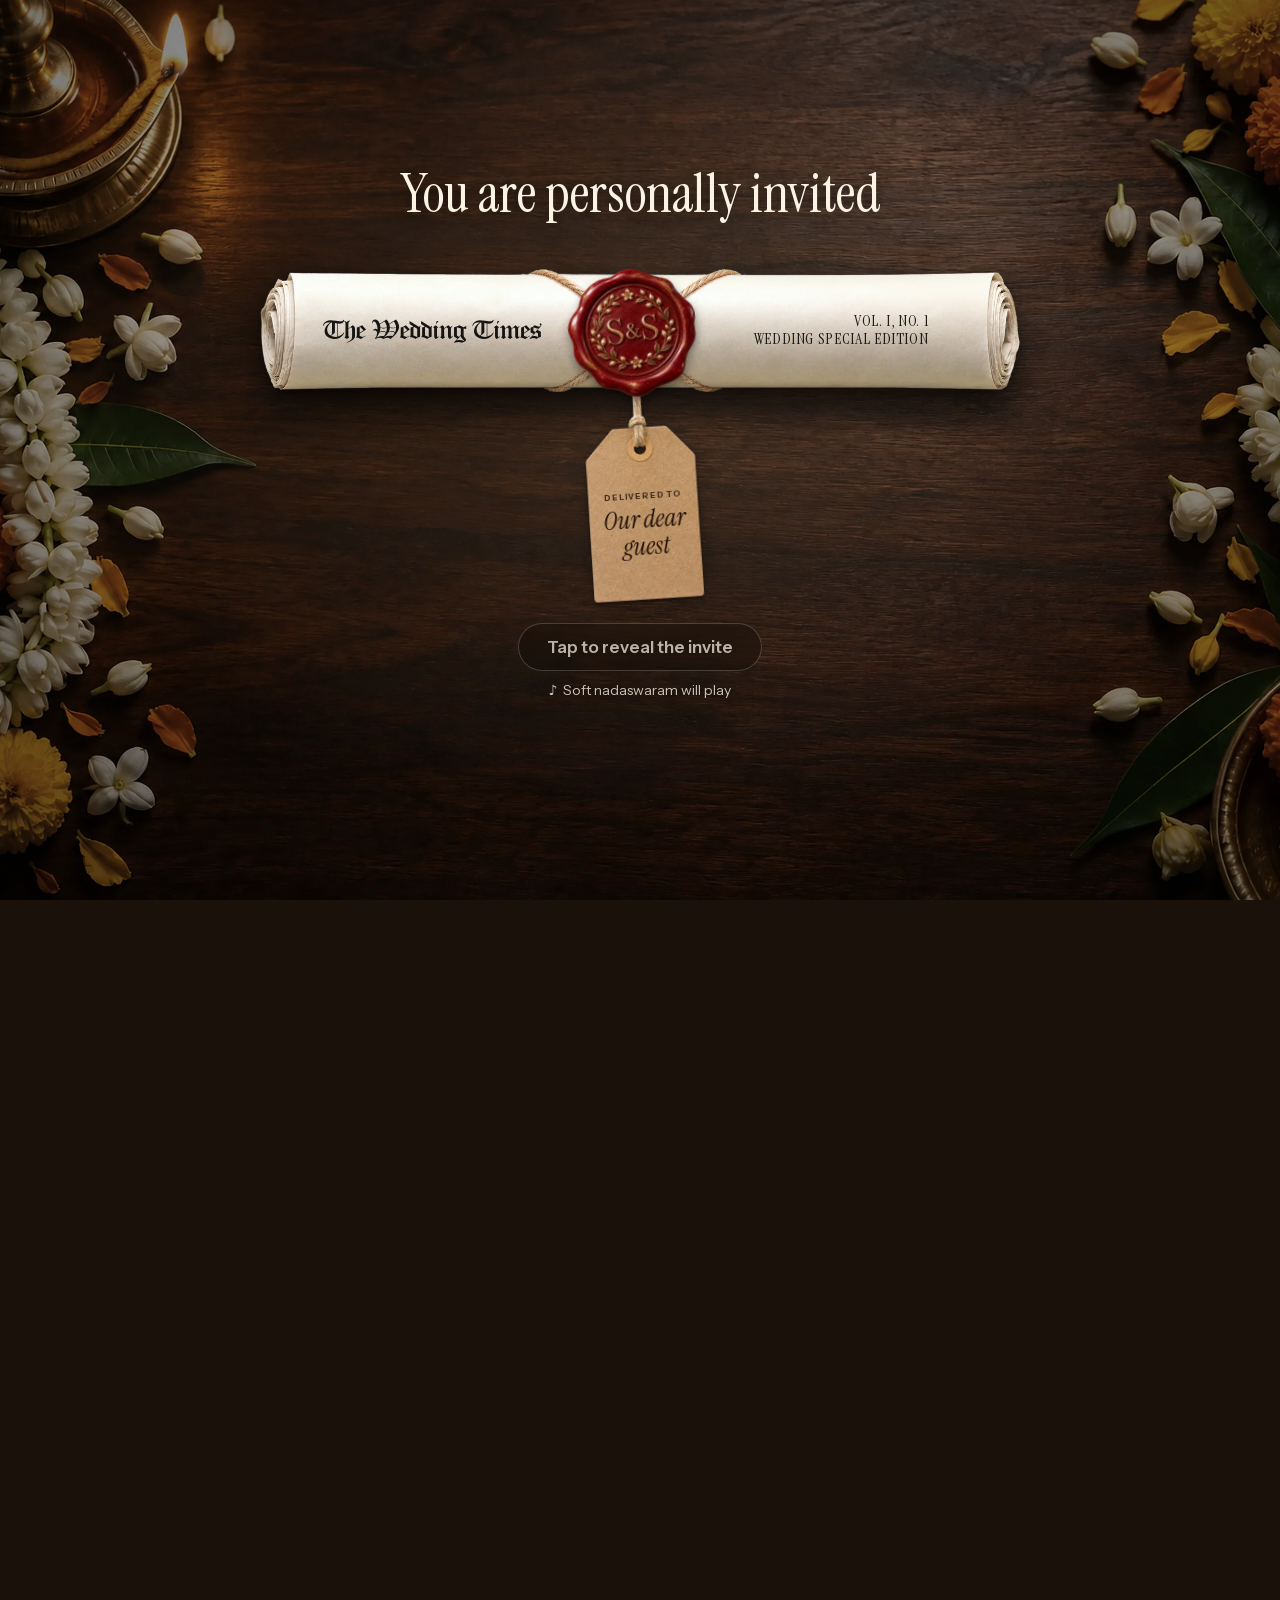
<file: index.html>
<!DOCTYPE html><html lang="en" class="instrument_serif_8c4ab588-module__AuOkkq__variable instrument_sans_fb055bc1-module__M68RZW__variable noto_serif_malayalam_5a750442-module__ylUfRa__variable anek_kannada_9212c491-module__RlVZbW__variable"><head><meta charSet="utf-8"/><meta name="viewport" content="width=device-width, initial-scale=1, viewport-fit=cover"/><link rel="preload" href="/_next/static/media/3ef111145c7c84aa-s.p.1fbpo5eshh5em.woff2" as="font" crossorigin="" type="font/woff2"/><link rel="preload" href="/_next/static/media/6b186f06197624ff-s.p.171shbaxyastj.woff2" as="font" crossorigin="" type="font/woff2"/><link rel="preload" href="/_next/static/media/7ebf22b5a21034f8-s.p.3j3877k49yy0l.woff2" as="font" crossorigin="" type="font/woff2"/><link rel="preload" href="/_next/static/media/e41d5df559864f9e-s.p.1g73gv09-xcb6.woff2" as="font" crossorigin="" type="font/woff2"/><link rel="preload" href="/brand/wordmark.svg" as="image"/><link rel="preload" as="image"/><link rel="preload" href="/ornaments/ganesh.svg" as="image"/><link rel="preload" href="/ornaments/with-left.svg" as="image"/><link rel="preload" href="/ornaments/ornament.svg" as="image"/><link rel="preload" href="/ornaments/icon-pin.svg" as="image"/><link rel="preload" href="/ornaments/line-left.svg" as="image"/><link rel="preload" href="/ornaments/line-right.svg" as="image"/><link rel="preload" href="/ornaments/heart.svg" as="image"/><link rel="preload" href="/delivery/seal.webp" as="image" type="image/webp"/><link rel="preload" href="/delivery/roll.webp" as="image" type="image/webp"/><link rel="preload" as="image" href="/delivery/twine.webp" fetchPriority="high"/><link rel="preload" href="/delivery/tag.webp" as="image" type="image/webp"/><link rel="stylesheet" href="/_next/static/chunks/2zbqgsrodcpcy.css" data-precedence="next"/><link rel="stylesheet" href="/_next/static/chunks/1s82vutrenr0d.css" data-precedence="next"/><link rel="preload" as="script" fetchPriority="low" href="/_next/static/chunks/3s6nzrbk-8mnv.js"/><script src="/_next/static/chunks/3450qyhportkm.js" async=""></script><script src="/_next/static/chunks/196x_tfexoucg.js" async=""></script><script src="/_next/static/chunks/3bawhkhjtuhib.js" async=""></script><script src="/_next/static/chunks/turbopack-3nn4ptv5os_lz.js" async=""></script><script src="/_next/static/chunks/3fntmmi971322.js" async=""></script><script src="/_next/static/chunks/0axdrs6tow-4n.js" async=""></script><script src="/_next/static/chunks/17ntx4fap6cll.js" async=""></script><script src="/_next/static/chunks/0iy8m4r74r-px.js" async=""></script><link rel="preload" href="/scene/table-portrait-oil.webp" as="image" type="image/webp" media="(max-aspect-ratio: 1/1)"/><link rel="preload" href="/scene/table-landscape-oil.webp" as="image" type="image/webp" media="(min-aspect-ratio: 1/1)"/><link rel="preload" href="/_next/static/chunks/3gni5upcg-yca.css" as="style"/><meta name="theme-color" content="#1a110b"/><title>The Wedding Times · Sneha &amp; Sudhanva</title><meta name="description" content="Sneha &amp; Sudhanva are getting married. Sangeet 25 Nov and Wedding 26 Nov in Kochi."/><meta name="robots" content="noindex, nofollow"/><meta property="og:title" content="The Wedding Times · Sneha &amp; Sudhanva"/><meta property="og:description" content="Sneha &amp; Sudhanva are getting married. Sangeet 25 Nov and Wedding 26 Nov in Kochi."/><meta property="og:image" content="https://roshanr-2006.github.io/og/default.jpg"/><meta property="og:image:width" content="1200"/><meta property="og:image:height" content="630"/><meta property="og:image:alt" content="The Wedding Times · Sneha &amp; Sudhanva"/><meta property="og:type" content="website"/><meta name="twitter:card" content="summary_large_image"/><meta name="twitter:title" content="The Wedding Times · Sneha &amp; Sudhanva"/><meta name="twitter:description" content="Sneha &amp; Sudhanva are getting married. Sangeet 25 Nov and Wedding 26 Nov in Kochi."/><meta name="twitter:image" content="https://roshanr-2006.github.io/og/default.jpg"/><link rel="icon" href="/favicon.ico?favicon.1d63w5u3_a0iu.ico" sizes="48x48" type="image/x-icon"/><link rel="icon" href="/icon.png?icon.2cc-btpuzl9oh.png" sizes="96x96" type="image/png"/><link rel="apple-touch-icon" href="/apple-icon.png?apple-icon.0wy86meb47rbk.png" sizes="180x180" type="image/png"/><meta name="next-size-adjust" content=""/><link rel="preload" as="image" href="/delivery/roll.webp" type="image/webp"/><link rel="preload" as="image" href="/delivery/seal.webp" type="image/webp"/><link rel="preload" as="image" href="/delivery/tag.webp" type="image/webp"/><link rel="preload" as="image" href="/scene/table-portrait-oil.webp" type="image/webp" media="(max-aspect-ratio: 1/1)"/><link rel="preload" as="image" href="/scene/table-landscape-oil.webp" type="image/webp" media="(min-aspect-ratio: 1/1)"/><script src="/_next/static/chunks/0cz1d0mv5g_q7.js" noModule=""></script></head><body><div hidden=""><!--$--><!--/$--></div><div class="edition-module__s-QfdG__root" data-edition="true" data-stage="sealed"><div class="scenes-module__tcJH9G__scenes" aria-hidden="true"><div class="scenes-module__tcJH9G__layer scenes-module__tcJH9G__home" data-scene="home"></div><div class="scenes-module__tcJH9G__layer scenes-module__tcJH9G__kochi" data-scene="kochi"></div><div class="scenes-module__tcJH9G__layer scenes-module__tcJH9G__karkala" data-scene="karkala"></div><div class="scenes-module__tcJH9G__layer scenes-module__tcJH9G__story" data-scene="story"></div><div class="scenes-module__tcJH9G__glow"></div><div class="scenes-module__tcJH9G__dim" data-dim="true"></div><div class="scenes-module__tcJH9G__mist scenes-module__tcJH9G__mistWarm" data-mist="kochi-back"></div><div class="scenes-module__tcJH9G__mist scenes-module__tcJH9G__mistCool" data-mist="karkala-back"></div><div class="scenes-module__tcJH9G__mist scenes-module__tcJH9G__mistRose" data-mist="story-back"></div></div><main class="edition-module__s-QfdG__main"><div data-front="true" class="edition-module__s-QfdG__front"><section id="front" aria-label="Front page" data-sheet="true" class="sheet-module__VwvCUW__sheet"><div class="sheet-module__VwvCUW__inner "><header class="front-module__mmu6Ra__masthead"><p class="front-module__mmu6Ra__topline">Celebration | Love | Promise | Happiness | Romance</p><h1 class="front-module__mmu6Ra__wordmark"><img src="/brand/wordmark.svg" alt="The Wedding Times" width="682" height="83"/></h1><div class="front-module__mmu6Ra__dateline"><span>Kochi, Kerala</span><span>25 &amp; 26 November, 2026</span><span class="front-module__mmu6Ra__forever">Forever &amp; Always</span></div></header><p class="front-module__mmu6Ra__kicker">A special edition for <strong data-kicker-name="true">Our dear guest</strong></p><h2 class="front-module__mmu6Ra__headline">THE BIG DAY IS HERE!</h2><figure class="front-module__mmu6Ra__cover"><img alt="Sneha and Sudhanva, foreheads touching, smiling" decoding="async" data-nimg="fill" class="front-module__mmu6Ra__coverImg" style="position:absolute;height:100%;width:100%;left:0;top:0;right:0;bottom:0;color:transparent" src="/photos/cover.jpg"/><figcaption class="front-module__mmu6Ra__names">Sneha <span class="front-module__mmu6Ra__amp" style="display:inline-block;line-height:0"><svg viewBox="-0.63 3.4 63.54 77.87" aria-hidden="true" focusable="false" style="height:1.08em;width:auto;vertical-align:-0.2em;overflow:visible"><path fill="currentColor" d="M11.95 79.27Q9.50 79.27 7.31 78.48Q5.11 77.69 3.67 76.25Q3.17 75.67 2.74 75.06Q2.30 74.45 1.94 73.73Q1.73 73.30 1.66 72.86Q1.58 72.43 1.58 72.07Q1.58 70.92 1.94 70.92Q2.09 70.92 2.45 71.50Q2.74 72.07 3.17 72.72Q3.60 73.37 4.18 73.80Q5.69 74.88 7.38 75.53Q9.07 76.18 10.87 76.18Q12.46 76.18 14 75.60Q15.55 75.02 16.99 73.73Q20.09 71.06 22.32 67.39Q24.55 63.72 26.35 59.26Q22.82 59.90 19.44 59.90Q15.19 59.90 11.77 58.75Q8.35 57.60 6.37 55.12Q4.39 52.63 4.39 48.74Q4.39 46.22 5.47 43.45Q6.55 40.68 8.64 38.02Q5.47 37.15 3.42 35.17Q1.37 33.19 1.37 29.66Q1.37 26.50 3.60 23.36Q5.83 20.23 9.94 18.14Q14.04 16.06 19.58 16.06Q21.10 16.06 22.79 16.38Q24.48 16.70 25.92 17.17Q27.36 17.64 28.01 18.07Q29.02 18.65 29.02 19.22Q29.02 19.51 28.73 19.62Q28.44 19.73 28.01 19.51Q26.86 18.94 24.70 18.43Q22.54 17.93 20.66 17.93Q15.91 17.93 12.56 19.76Q9.22 21.60 7.49 24.34Q5.76 27.07 5.76 29.74Q5.76 31.82 6.88 33.55Q7.99 35.28 10.30 36.07Q12.46 33.77 15.37 31.72Q18.29 29.66 21.89 28.01Q22.97 27.50 25.34 26.39Q27.72 25.27 30.74 23.76Q33.77 22.25 36.79 20.74Q37.80 16.63 39.42 13.14Q41.04 9.65 43.52 7.52Q46.01 5.40 49.54 5.40Q51.55 5.40 52.45 6.37Q53.35 7.34 53.35 8.78Q53.35 11.30 51.44 13.39Q49.54 15.48 46.40 17.32Q43.27 19.15 39.60 21.02Q38.74 23.18 37.94 25.70Q37.15 28.22 36.43 31.10Q41.33 29.23 45.79 27.79Q50.26 26.35 53.86 26.35Q57.24 26.35 59.08 27.86Q60.91 29.38 60.91 32.11Q60.91 34.85 58.97 38.74Q56.66 43.42 52.06 47.34Q47.45 51.26 41.65 54.11Q35.86 56.95 29.88 58.46Q28.08 64.37 25.74 69.19Q23.40 74.02 20.09 76.61Q18.36 77.98 16.24 78.62Q14.11 79.27 11.95 79.27M40.61 18.65Q43.49 17.06 45.90 15.37Q48.31 13.68 49.79 11.84Q51.26 10.01 51.26 7.99Q51.26 6.84 50.11 6.84Q49.75 6.84 49.03 7.06Q48.31 7.27 47.74 7.85Q46.44 9 44.53 11.66Q42.62 14.33 40.61 18.65M13.39 36.65L13.97 36.65Q18.94 36.65 24.08 35.17Q29.23 33.70 34.20 31.90Q34.78 29.59 35.28 27.29Q35.78 24.98 36.29 22.75Q33.41 24.19 30.67 25.56Q27.94 26.93 25.85 27.90Q23.76 28.87 22.75 29.30Q19.73 30.67 17.39 32.58Q15.05 34.49 13.39 36.65M30.38 56.74Q35.71 55.44 41 52.74Q46.30 50.04 50.58 46.30Q54.86 42.55 57.10 38.16Q58.32 35.71 58.32 33.77Q58.32 31.75 56.99 30.67Q55.66 29.59 53.28 29.59Q49.90 29.59 45.32 31.07Q40.75 32.54 35.64 34.34Q34.49 39.67 33.23 45.47Q31.97 51.26 30.38 56.74M22.25 57.82Q24.62 57.82 27.07 57.38Q28.80 52.56 30.31 46.94Q31.82 41.33 33.41 35.06Q28.94 36.58 24.41 37.73Q19.87 38.88 15.62 38.88Q13.82 38.88 11.95 38.66Q9.43 43.06 9.43 47.23Q9.43 50.90 11.12 53.24Q12.82 55.58 15.73 56.70Q18.65 57.82 22.25 57.82"></path></svg><span class="sr-only">&amp;</span></span> Sudhanva</figcaption></figure></div></section></div><div data-rest="true" class="edition-module__s-QfdG__rest" aria-hidden="true"><section id="invitation" aria-label="The invitation" data-sheet="true" class="sheet-module__VwvCUW__sheet"><div class="sheet-module__VwvCUW__inner invitation-module__HiYqpa__page"><div class="sheet-module__VwvCUW__strip"><span>Thursday, 26 November, 2026</span><span>Kochi, Kerala</span></div><img src="/ornaments/ganesh.svg" alt="" width="85" height="110" class="invitation-module__HiYqpa__ganesh"/><p class="invitation-module__HiYqpa__blessing">|| Shree Kuladevatha Prasanna ||</p><div class="invitation-module__HiYqpa__hosts"><p class="invitation-module__HiYqpa__parents"><span>Smt. M. Preetha</span><span class="invitation-module__HiYqpa__amp" style="display:inline-block;line-height:0"><svg viewBox="-0.63 3.4 63.54 77.87" aria-hidden="true" focusable="false" style="height:1.08em;width:auto;vertical-align:-0.2em;overflow:visible"><path fill="currentColor" d="M11.95 79.27Q9.50 79.27 7.31 78.48Q5.11 77.69 3.67 76.25Q3.17 75.67 2.74 75.06Q2.30 74.45 1.94 73.73Q1.73 73.30 1.66 72.86Q1.58 72.43 1.58 72.07Q1.58 70.92 1.94 70.92Q2.09 70.92 2.45 71.50Q2.74 72.07 3.17 72.72Q3.60 73.37 4.18 73.80Q5.69 74.88 7.38 75.53Q9.07 76.18 10.87 76.18Q12.46 76.18 14 75.60Q15.55 75.02 16.99 73.73Q20.09 71.06 22.32 67.39Q24.55 63.72 26.35 59.26Q22.82 59.90 19.44 59.90Q15.19 59.90 11.77 58.75Q8.35 57.60 6.37 55.12Q4.39 52.63 4.39 48.74Q4.39 46.22 5.47 43.45Q6.55 40.68 8.64 38.02Q5.47 37.15 3.42 35.17Q1.37 33.19 1.37 29.66Q1.37 26.50 3.60 23.36Q5.83 20.23 9.94 18.14Q14.04 16.06 19.58 16.06Q21.10 16.06 22.79 16.38Q24.48 16.70 25.92 17.17Q27.36 17.64 28.01 18.07Q29.02 18.65 29.02 19.22Q29.02 19.51 28.73 19.62Q28.44 19.73 28.01 19.51Q26.86 18.94 24.70 18.43Q22.54 17.93 20.66 17.93Q15.91 17.93 12.56 19.76Q9.22 21.60 7.49 24.34Q5.76 27.07 5.76 29.74Q5.76 31.82 6.88 33.55Q7.99 35.28 10.30 36.07Q12.46 33.77 15.37 31.72Q18.29 29.66 21.89 28.01Q22.97 27.50 25.34 26.39Q27.72 25.27 30.74 23.76Q33.77 22.25 36.79 20.74Q37.80 16.63 39.42 13.14Q41.04 9.65 43.52 7.52Q46.01 5.40 49.54 5.40Q51.55 5.40 52.45 6.37Q53.35 7.34 53.35 8.78Q53.35 11.30 51.44 13.39Q49.54 15.48 46.40 17.32Q43.27 19.15 39.60 21.02Q38.74 23.18 37.94 25.70Q37.15 28.22 36.43 31.10Q41.33 29.23 45.79 27.79Q50.26 26.35 53.86 26.35Q57.24 26.35 59.08 27.86Q60.91 29.38 60.91 32.11Q60.91 34.85 58.97 38.74Q56.66 43.42 52.06 47.34Q47.45 51.26 41.65 54.11Q35.86 56.95 29.88 58.46Q28.08 64.37 25.74 69.19Q23.40 74.02 20.09 76.61Q18.36 77.98 16.24 78.62Q14.11 79.27 11.95 79.27M40.61 18.65Q43.49 17.06 45.90 15.37Q48.31 13.68 49.79 11.84Q51.26 10.01 51.26 7.99Q51.26 6.84 50.11 6.84Q49.75 6.84 49.03 7.06Q48.31 7.27 47.74 7.85Q46.44 9 44.53 11.66Q42.62 14.33 40.61 18.65M13.39 36.65L13.97 36.65Q18.94 36.65 24.08 35.17Q29.23 33.70 34.20 31.90Q34.78 29.59 35.28 27.29Q35.78 24.98 36.29 22.75Q33.41 24.19 30.67 25.56Q27.94 26.93 25.85 27.90Q23.76 28.87 22.75 29.30Q19.73 30.67 17.39 32.58Q15.05 34.49 13.39 36.65M30.38 56.74Q35.71 55.44 41 52.74Q46.30 50.04 50.58 46.30Q54.86 42.55 57.10 38.16Q58.32 35.71 58.32 33.77Q58.32 31.75 56.99 30.67Q55.66 29.59 53.28 29.59Q49.90 29.59 45.32 31.07Q40.75 32.54 35.64 34.34Q34.49 39.67 33.23 45.47Q31.97 51.26 30.38 56.74M22.25 57.82Q24.62 57.82 27.07 57.38Q28.80 52.56 30.31 46.94Q31.82 41.33 33.41 35.06Q28.94 36.58 24.41 37.73Q19.87 38.88 15.62 38.88Q13.82 38.88 11.95 38.66Q9.43 43.06 9.43 47.23Q9.43 50.90 11.12 53.24Q12.82 55.58 15.73 56.70Q18.65 57.82 22.25 57.82"></path></svg><span class="sr-only">&amp;</span></span><span>Shri M. Rajesh</span></p><p class="invitation-module__HiYqpa__address">(MLA Road, Udayamperoor)</p></div><p class="invitation-module__HiYqpa__request">Request the pleasure of your company, along with your family and friends, on the auspicious occasion of the wedding ceremony of their beloved <!-- -->daughter</p><div class="invitation-module__HiYqpa__person"><p class="invitation-module__HiYqpa__name"><span class="invitation-module__HiYqpa__honorific">Chi. Sou.</span> <span>Sneha</span></p><p class="invitation-module__HiYqpa__lineage">(Granddaughter of Smt. Bhoomi Ammal &amp; Late Shri Madhusudhanan Potti, and Smt. Leelavathi Ammal &amp; Late Shri Rajagopala Kukkilaya)</p></div><div class="invitation-module__HiYqpa__with" aria-hidden="true"><img src="/ornaments/with-left.svg" alt="" width="108" height="17"/><span>with</span><img src="/ornaments/with-left.svg" alt="" width="108" height="17" class="invitation-module__HiYqpa__mirror"/></div><p class="sr-only">with</p><div class="invitation-module__HiYqpa__person"><p class="invitation-module__HiYqpa__name"><span class="invitation-module__HiYqpa__honorific">Chi.</span> <span>Sudhanva Acharya</span></p><p class="invitation-module__HiYqpa__parentsOf">(Son of Smt. Ambuja &amp; Shri. Muralidhara Acharya, Berke House, Sanoor)</p><p class="invitation-module__HiYqpa__lineage">(Grandson of Late Shri. Ramakrishna Bhat &amp; Late Smt. Leelavathi, and Late Smt. Ratnavathi &amp; Late Shri. Madhava Acharya, Sanoor)</p></div><img src="/ornaments/ornament.svg" alt="" width="599" height="67" class="sheet-module__VwvCUW__ornament sheet-module__VwvCUW__ornamentFlip invitation-module__HiYqpa__bottomOrnament"/></div></section><section class="arrival-module__558NYW__arrival" data-arrival="kochi" aria-label="The rituals begin in Kochi"><div class="arrival-module__558NYW__sign" data-sign="true"><p class="arrival-module__558NYW__eyebrow">The rituals begin in</p><p class="arrival-module__558NYW__place">Kochi</p><p class="arrival-module__558NYW__native"><span lang="ml">കൊച്ചിയിലേക്ക് സ്വാഗതം</span></p><span class="arrival-module__558NYW__rule" aria-hidden="true"></span><p class="arrival-module__558NYW__line">Sangeet &amp; Wedding · 25 &amp; 26 Nov</p></div></section><section id="kochi" aria-label="Sangeet &amp; Wedding, Kochi, Kerala" data-sheet="true" class="sheet-module__VwvCUW__sheet"><div class="sheet-module__VwvCUW__inner chapter-module__I6GCJa__page"><div class="sheet-module__VwvCUW__strip"><span>25 &amp; 26 November, 2026</span><span>Kochi, Kerala</span></div><img src="/ornaments/ornament.svg" alt="" width="599" height="67" class="sheet-module__VwvCUW__ornament  chapter-module__I6GCJa__topOrnament"/><p class="chapter-module__I6GCJa__kicker">The Kochi edition</p><h2 class="chapter-module__I6GCJa__title">Sangeet &amp; Wedding</h2><div class="chapter-module__I6GCJa__dates"><div class="chapter-module__I6GCJa__dateCard"><div class="chapter-module__I6GCJa__badge" aria-hidden="true"><span class="chapter-module__I6GCJa__badgeDay">Wed</span><span class="chapter-module__I6GCJa__badgeNum">25</span><span class="chapter-module__I6GCJa__badgeMonth">Nov</span></div><div class="chapter-module__I6GCJa__dateInfo"><p class="chapter-module__I6GCJa__dateEvent">Sangeet</p><p class="chapter-module__I6GCJa__dateDay">Wednesday<span class="sr-only">, <!-- -->25 November, 2026</span></p><p class="chapter-module__I6GCJa__dateTime">6:00 PM</p></div></div><div class="chapter-module__I6GCJa__dateCard"><div class="chapter-module__I6GCJa__badge" aria-hidden="true"><span class="chapter-module__I6GCJa__badgeDay">Thu</span><span class="chapter-module__I6GCJa__badgeNum">26</span><span class="chapter-module__I6GCJa__badgeMonth">Nov</span></div><div class="chapter-module__I6GCJa__dateInfo"><p class="chapter-module__I6GCJa__dateEvent">Wedding</p><p class="chapter-module__I6GCJa__dateDay">Thursday<span class="sr-only">, <!-- -->26 November, 2026</span></p><p class="chapter-module__I6GCJa__dateTime">9:31 AM</p><p class="chapter-module__I6GCJa__dateNote">Muhurtham · Dhanur Lagnam</p></div></div></div><div class="chapter-module__I6GCJa__ctaFull"><div class="chapter-module__I6GCJa__calWrap" data-align="stretch"><button type="button" class="chapter-module__I6GCJa__secondary" aria-haspopup="menu" aria-expanded="false" aria-controls="_R_15ikinpfdb_"><svg viewBox="0 0 24 24" width="18" height="18" aria-hidden="true"><rect x="3.5" y="5" width="17" height="15.5" rx="2" fill="none" stroke="currentColor" stroke-width="1.6"></rect><path d="M3.5 10h17M8 3v4M16 3v4M8.5 14.5h2M13.5 14.5h2M8.5 17.5h2" fill="none" stroke="currentColor" stroke-width="1.6" stroke-linecap="round"></path></svg>Add to calendar</button><div id="_R_15ikinpfdb_" class="chapter-module__I6GCJa__calMenu" role="menu"><a role="menuitem" href="https://calendar.google.com/calendar/render?action=TEMPLATE&amp;text=Sangeet+%C2%B7+Sneha+%26+Sudhanva&amp;dates=20261125T123000Z%2F20261125T163000Z&amp;details=6%3A00+PM%0AColour+code%3A+Beige+%26+cream&amp;location=Sree+Santhana+Gopala+Krishna+Temple%2C+Oottupura%2C+Muthukulangara%2C+Eroor+Road%2C+Tripunithura%2C+Ernakulam%2C+Kerala&amp;ctz=Asia%2FKolkata" target="_blank" rel="noopener noreferrer">Sangeet · Google Calendar</a><a role="menuitem" href="https://calendar.google.com/calendar/render?action=TEMPLATE&amp;text=Wedding+%C2%B7+Sneha+%26+Sudhanva&amp;dates=20261126T040100Z%2F20261126T070100Z&amp;details=9%3A31+AM%0AMuhurtham+%C2%B7+Dhanur+Lagnam&amp;location=Sree+Santhana+Gopala+Krishna+Temple%2C+Oottupura%2C+Muthukulangara%2C+Eroor+Road%2C+Tripunithura%2C+Ernakulam%2C+Kerala&amp;ctz=Asia%2FKolkata" target="_blank" rel="noopener noreferrer">Wedding · Google Calendar</a><a role="menuitem" href="/calendar/kochi.ics">Both · Apple or Outlook</a></div></div></div><hr class="chapter-module__I6GCJa__divider"/><section class="chapter-module__I6GCJa__detail" aria-label="Venue"><span class="chapter-module__I6GCJa__tile" aria-hidden="true"><img src="/ornaments/icon-pin.svg" alt="" width="40" height="40"/></span><div class="chapter-module__I6GCJa__detailBody"><p class="chapter-module__I6GCJa__detailTitle">Sree Santhana Gopala Krishna Temple, Oottupura</p><p class="chapter-module__I6GCJa__detailText">Muthukulangara, Eroor Road, Tripunithura, Ernakulam, Kerala</p></div><a class="chapter-module__I6GCJa__secondary" href="https://www.google.com/maps/dir/?api=1&amp;destination=Muthukulangara%20Sree%20Santhana%20Gopala%20Sree%20Krishna%20Swamy%20Temple%2C%20Eroor%20Rd%2C%20Eroor%20South%2C%20Ernakulam%2C%20Kerala%20682306" target="_blank" rel="noopener noreferrer">Get directions<svg viewBox="0 0 24 24" width="15" height="15" aria-hidden="true"><path d="M7 17L17 7M9 7h8v8" fill="none" stroke="currentColor" stroke-width="1.8" stroke-linecap="round" stroke-linejoin="round"></path></svg></a></section><div><hr class="chapter-module__I6GCJa__divider"/><section class="chapter-module__I6GCJa__detail" aria-label="Colour code for Sangeet"><span class="chapter-module__I6GCJa__tile" aria-hidden="true"><svg viewBox="0 0 24 24" width="40" height="40" aria-hidden="true"><g fill="none" stroke="currentColor" stroke-linecap="round" stroke-linejoin="round" stroke-width="1.7"><path d="M12 22a1 1 0 0 1 0-20a10 9 0 0 1 10 9a5 5 0 0 1-5 5h-2.25a1.75 1.75 0 0 0-1.4 2.8l.3.4a1.75 1.75 0 0 1-1.4 2.8z"></path><circle cx="13.5" cy="6.5" r=".6" fill="currentColor"></circle><circle cx="17.5" cy="10.5" r=".6" fill="currentColor"></circle><circle cx="6.5" cy="12.5" r=".6" fill="currentColor"></circle><circle cx="8.5" cy="7.5" r=".6" fill="currentColor"></circle></g></svg></span><div class="chapter-module__I6GCJa__detailBody"><p class="chapter-module__I6GCJa__detailTitle">Beige &amp; cream</p><p class="chapter-module__I6GCJa__detailText">Colour code for <!-- -->Sangeet</p><ul class="chapter-module__I6GCJa__swatches" aria-label="Beige &amp; cream colours" data-swatches="true"><li><span data-swatch="true" class="chapter-module__I6GCJa__swatch" style="background:#FBF5E6" aria-hidden="true"></span><span class="chapter-module__I6GCJa__swatchName">Ivory</span></li><li><span data-swatch="true" class="chapter-module__I6GCJa__swatch" style="background:#F0E3C8" aria-hidden="true"></span><span class="chapter-module__I6GCJa__swatchName">Cream</span></li><li><span data-swatch="true" class="chapter-module__I6GCJa__swatch" style="background:#DCC6A0" aria-hidden="true"></span><span class="chapter-module__I6GCJa__swatchName">Beige</span></li><li><span data-swatch="true" class="chapter-module__I6GCJa__swatch" style="background:#C6A778" aria-hidden="true"></span><span class="chapter-module__I6GCJa__swatchName">Sand</span></li></ul></div></section></div><div class="chapter-module__I6GCJa__wishes"><p class="chapter-module__I6GCJa__wishesLabel"><img src="/ornaments/line-left.svg" alt="" width="66" height="12"/><span>With Best Wishes From</span><img src="/ornaments/line-right.svg" alt="" width="66" height="12"/></p><p class="chapter-module__I6GCJa__wishesName">Roshan R</p></div><img src="/ornaments/ornament.svg" alt="" width="599" height="67" class="sheet-module__VwvCUW__ornament sheet-module__VwvCUW__ornamentFlip chapter-module__I6GCJa__bottomOrnament"/></div></section><section class="arrival-module__558NYW__arrival" data-arrival="story" aria-label="And now Meet the couple"><div class="arrival-module__558NYW__sign" data-sign="true"><p class="arrival-module__558NYW__eyebrow">And now</p><p class="arrival-module__558NYW__place">Meet the couple</p><p class="arrival-module__558NYW__native"><span lang="ml">സ്നേഹ</span><span lang="en">&amp;</span><span lang="kn">ಸುಧನ್ವ</span></p><span class="arrival-module__558NYW__rule" aria-hidden="true"></span><p class="arrival-module__558NYW__line">Kerala weds Karnataka</p></div></section><section id="story" aria-label="Our story" data-sheet="true" class="sheet-module__VwvCUW__sheet"><div class="sheet-module__VwvCUW__inner story-module__JVG59G__page"><div class="sheet-module__VwvCUW__strip"><span>Thursday, 26 November, 2026</span><span>Kochi, Kerala</span></div><img src="/ornaments/ornament.svg" alt="" width="599" height="67" class="sheet-module__VwvCUW__ornament  story-module__JVG59G__topOrnament"/><p class="story-module__JVG59G__kicker">Our story</p><article class="story-module__JVG59G__row"><figure class="story-module__JVG59G__photo"><img alt="Sudhanva and Sneha hugging in the misty hills" loading="lazy" decoding="async" data-nimg="fill" class="story-module__JVG59G__img story-module__JVG59G__hills" style="position:absolute;height:100%;width:100%;left:0;top:0;right:0;bottom:0;color:transparent" src="/photos/hills.jpg"/></figure><div class="story-module__JVG59G__text"><h2 class="story-module__JVG59G__heading">An Arranged Beginning</h2><p class="story-module__JVG59G__body"><span class="story-module__JVG59G__drop">W</span>hat began with a simple exchange of biodatas soon became something neither of us expected. Our first call was a little nervous, but the next night, a two-and-a-half-hour conversation changed everything. We talked about marriage, dreams and expectations, and found a comfort that felt surprisingly natural.</p></div></article><article class="story-module__JVG59G__row story-module__JVG59G__flip"><figure class="story-module__JVG59G__photo"><img alt="Sudhanva holding Sneha in a warmly lit café" loading="lazy" decoding="async" data-nimg="fill" class="story-module__JVG59G__img story-module__JVG59G__cafe" style="position:absolute;height:100%;width:100%;left:0;top:0;right:0;bottom:0;color:transparent" src="/photos/cafe.jpg"/></figure><div class="story-module__JVG59G__text"><h2 class="story-module__JVG59G__heading">Became a Love we<!-- --> <span class="story-module__JVG59G__keep">chose<img src="/ornaments/heart.svg" alt="" width="33" height="39" class="story-module__JVG59G__heart"/></span></h2><p class="story-module__JVG59G__body">Two weeks later, Sudhanva came to Kochi, and we finally met. From café to waterfalls, and quiet moments together, those two days made us feel comfortable, safe and connected. As the days passed, our conversations grew deeper and our bond stronger. Somewhere along the way, an arranged beginning became a love we chose, and a person we knew we wanted beside us for all the chapters ahead.</p></div></article><img src="/ornaments/ornament.svg" alt="" width="599" height="67" class="sheet-module__VwvCUW__ornament sheet-module__VwvCUW__ornamentFlip story-module__JVG59G__bottomOrnament"/></div></section><section id="pictures" aria-label="In pictures" data-sheet="true" class="sheet-module__VwvCUW__sheet"><div class="sheet-module__VwvCUW__inner pictures-module__XvCPHG__page"><div class="sheet-module__VwvCUW__strip"><span>Thursday, 26 November, 2026</span><span>Kochi, Kerala</span></div><img src="/ornaments/ornament.svg" alt="" width="599" height="67" class="sheet-module__VwvCUW__ornament  pictures-module__XvCPHG__ornament"/><h2 class="pictures-module__XvCPHG__title">In Pictures</h2><div class="pictures-module__XvCPHG__viewport" role="region" aria-roledescription="carousel" aria-label="Photos of Sneha and Sudhanva" tabindex="0"><div class="pictures-module__XvCPHG__container"><figure class="pictures-module__XvCPHG__slide" data-active="true"><div class="pictures-module__XvCPHG__frame"><img alt="Sneha and Sudhanva" loading="lazy" decoding="async" data-nimg="fill" class="pictures-module__XvCPHG__media" style="position:absolute;height:100%;width:100%;left:0;top:0;right:0;bottom:0;color:transparent" src="/photos/ours/01-by-the-window.jpg"/></div></figure><figure class="pictures-module__XvCPHG__slide"><div class="pictures-module__XvCPHG__frame"><img alt="Sneha and Sudhanva" loading="lazy" decoding="async" data-nimg="fill" class="pictures-module__XvCPHG__media" style="position:absolute;height:100%;width:100%;left:0;top:0;right:0;bottom:0;color:transparent" src="/photos/ours/02-all-smiles.jpg"/></div></figure><figure class="pictures-module__XvCPHG__slide"><div class="pictures-module__XvCPHG__frame"><img alt="Sneha and Sudhanva" loading="lazy" decoding="async" data-nimg="fill" class="pictures-module__XvCPHG__media" style="position:absolute;height:100%;width:100%;left:0;top:0;right:0;bottom:0;color:transparent" src="/photos/ours/03-in-mundu-and-saree.jpg"/></div></figure><figure class="pictures-module__XvCPHG__slide"><div class="pictures-module__XvCPHG__frame"><img alt="Sneha and Sudhanva" loading="lazy" decoding="async" data-nimg="fill" class="pictures-module__XvCPHG__media" style="position:absolute;height:100%;width:100%;left:0;top:0;right:0;bottom:0;color:transparent" src="/photos/ours/04-out-for-a-ride.jpg"/></div></figure><figure class="pictures-module__XvCPHG__slide"><div class="pictures-module__XvCPHG__frame"><img alt="Sneha and Sudhanva" loading="lazy" decoding="async" data-nimg="fill" class="pictures-module__XvCPHG__media" style="position:absolute;height:100%;width:100%;left:0;top:0;right:0;bottom:0;color:transparent" src="/photos/ours/05-us-being-us.jpg"/></div></figure></div></div><div class="pictures-module__XvCPHG__controls"><button type="button" class="pictures-module__XvCPHG__arrow" aria-label="Previous photo"><svg viewBox="0 0 24 24" width="18" height="18" aria-hidden="true"><path d="M15 5l-7 7 7 7" fill="none" stroke="currentColor" stroke-width="1.6" stroke-linecap="round" stroke-linejoin="round"></path></svg></button><div class="pictures-module__XvCPHG__dots" role="tablist" aria-label="Choose photo"><button type="button" role="tab" aria-selected="true" aria-label="Photo 1 of 5" data-active="true"></button><button type="button" role="tab" aria-selected="false" aria-label="Photo 2 of 5"></button><button type="button" role="tab" aria-selected="false" aria-label="Photo 3 of 5"></button><button type="button" role="tab" aria-selected="false" aria-label="Photo 4 of 5"></button><button type="button" role="tab" aria-selected="false" aria-label="Photo 5 of 5"></button></div><button type="button" class="pictures-module__XvCPHG__arrow" aria-label="Next photo"><svg viewBox="0 0 24 24" width="18" height="18" aria-hidden="true"><path d="M9 5l7 7-7 7" fill="none" stroke="currentColor" stroke-width="1.6" stroke-linecap="round" stroke-linejoin="round"></path></svg></button></div></div></section><footer class="finale-module__i6MTcG__foot" data-finale="true"><img src="/delivery/seal.webp" alt="" width="560" height="560" class="finale-module__i6MTcG__seal"/><p class="finale-module__i6MTcG__line">Your presence itself is a gift</p><div class="finale-module__i6MTcG__ctas"><button type="button" class="finale-module__i6MTcG__cta finale-module__i6MTcG__primary"><svg viewBox="0 0 24 24" width="18" height="18" aria-hidden="true"><path d="M4 12a8 8 0 1 0 2.4-5.7M4 4v4.5h4.5" fill="none" stroke="currentColor" stroke-width="1.8" stroke-linecap="round" stroke-linejoin="round"></path></svg>Replay the invite</button><button type="button" class="finale-module__i6MTcG__cta"><svg viewBox="0 0 24 24" width="18" height="18" aria-hidden="true"><path d="M12 19V5M6 11l6-6 6 6" fill="none" stroke="currentColor" stroke-width="1.8" stroke-linecap="round" stroke-linejoin="round"></path></svg>Back to top</button></div></footer></div></main><div class="scenes-module__tcJH9G__front" aria-hidden="true"><div class="scenes-module__tcJH9G__mist scenes-module__tcJH9G__smokeWarm" data-mist="kochi-front"></div><div class="scenes-module__tcJH9G__mist scenes-module__tcJH9G__smokeWarm" data-mist="story-front"></div><div class="scenes-module__tcJH9G__turn"><div class="scenes-module__tcJH9G__mist scenes-module__tcJH9G__mistCool" data-mist="karkala-front"></div></div></div><div data-delivery="true" class="delivery-module__PHkFSa__stage" role="button" tabindex="0" aria-label="You are personally invited. Open your invitation, delivered to Our dear guest"><div class="delivery-module__PHkFSa__group"><div data-chrome="true" class="delivery-module__PHkFSa__heading"><p data-kicker="true" class="delivery-module__PHkFSa__kicker">You are personally invited</p></div><div data-roll="true" class="delivery-module__PHkFSa__roll"><div data-shade="true" class="delivery-module__PHkFSa__shade" aria-hidden="true"></div><img class="delivery-module__PHkFSa__rollImg" src="/delivery/roll.webp" alt="" width="1500" height="243" fetchPriority="high"/><div data-print="true" class="delivery-module__PHkFSa__print" aria-hidden="true"><img class="delivery-module__PHkFSa__printMark" src="/brand/wordmark.svg" alt="" width="682" height="83"/><span class="delivery-module__PHkFSa__printIssue"><span>Vol. I, No. 1</span><span>Wedding Special Edition</span></span></div><img data-twine="true" class="delivery-module__PHkFSa__twine" src="/delivery/twine.webp" alt="" width="1500" height="243" fetchPriority="high"/><div data-tag="true" class="delivery-module__PHkFSa__tag"><img src="/delivery/tag.webp" alt="" width="330" height="772" fetchPriority="high"/><div class="delivery-module__PHkFSa__tagText"><span class="delivery-module__PHkFSa__tagLabel">Delivered to</span><span class="delivery-module__PHkFSa__tagName" style="font-size:calc(var(--name-base) * 0.165)">Our dear guest</span></div></div><div class="delivery-module__PHkFSa__sealPos"><img data-seal="true" class="delivery-module__PHkFSa__seal" src="/delivery/seal.webp" alt="" width="560" height="560" fetchPriority="high"/></div></div><div data-cta="true" class="delivery-module__PHkFSa__cta"><span data-pill="true" class="delivery-module__PHkFSa__pill">Tap to reveal the invite</span><span class="delivery-module__PHkFSa__music"><span class="delivery-module__PHkFSa__musicLine">Soft nadaswaram will play</span></span></div></div></div></div><!--$--><!--/$--><noscript><style>[data-front]{clip-path:none!important}[data-rest],[data-rest] [data-sheet]{visibility:visible!important;opacity:1!important;transform:none!important}[data-delivery]{display:none!important}[data-sign]{visibility:visible!important;opacity:1!important}html{overflow:auto!important}</style></noscript><script src="/_next/static/chunks/3s6nzrbk-8mnv.js" id="_R_" async=""></script><script>(self.__next_f=self.__next_f||[]).push([0])</script><script>self.__next_f.push([1,"1:\"$Sreact.fragment\"\n2:I[39756,[\"/_next/static/chunks/3fntmmi971322.js\"],\"default\"]\n3:I[37457,[\"/_next/static/chunks/3fntmmi971322.js\"],\"default\"]\n4:I[22016,[\"/_next/static/chunks/3fntmmi971322.js\",\"/_next/static/chunks/0axdrs6tow-4n.js\"],\"\"]\n7:I[97367,[\"/_next/static/chunks/3fntmmi971322.js\"],\"OutletBoundary\"]\n8:\"$Sreact.suspense\"\nb:I[97367,[\"/_next/static/chunks/3fntmmi971322.js\"],\"ViewportBoundary\"]\nd:I[97367,[\"/_next/static/chunks/3fntmmi971322.js\"],\"MetadataBoundary\"]\nf:I[68027,[\"/_next/static/chunks/3fntmmi971322.js\"],\"default\",1]\n:HL[\"/_next/static/chunks/2zbqgsrodcpcy.css\",\"style\"]\n:HL[\"/_next/static/media/3ef111145c7c84aa-s.p.1fbpo5eshh5em.woff2\",\"font\",{\"crossOrigin\":\"\",\"type\":\"font/woff2\"}]\n:HL[\"/_next/static/media/6b186f06197624ff-s.p.171shbaxyastj.woff2\",\"font\",{\"crossOrigin\":\"\",\"type\":\"font/woff2\"}]\n:HL[\"/_next/static/media/7ebf22b5a21034f8-s.p.3j3877k49yy0l.woff2\",\"font\",{\"crossOrigin\":\"\",\"type\":\"font/woff2\"}]\n:HL[\"/_next/static/media/e41d5df559864f9e-s.p.1g73gv09-xcb6.woff2\",\"font\",{\"crossOrigin\":\"\",\"type\":\"font/woff2\"}]\n:HL[\"/_next/static/chunks/1s82vutrenr0d.css\",\"style\"]\n:HL[\"/delivery/roll.webp\",\"image\",{\"type\":\"image/webp\"}]\n:HL[\"/delivery/seal.webp\",\"image\",{\"type\":\"image/webp\"}]\n:HL[\"/delivery/tag.webp\",\"image\",{\"type\":\"image/webp\"}]\n:HL[\"/scene/table-portrait-oil.webp\",\"image\",{\"type\":\"image/webp\",\"media\":\"(max-aspect-ratio: 1/1)\"}]\n:HL[\"/scene/table-landscape-oil.webp\",\"image\",{\"type\":\"image/webp\",\"media\":\"(min-aspect-ratio: 1/1)\"}]\n:HL[\"/brand/wordmark.svg\",\"image\"]\n:HL[\"/_next/static/chunks/3gni5upcg-yca.css\",\"style\"]\n5:[\"$\",\"style\",null,{\"children\":\"[data-front]{clip-path:none!important}[data-rest],[data-rest] [data-sheet]{visibility:visible!important;opacity:1!important;transform:none!important}[data-delivery]{display:none!important}[data-sign]{visibility:visible!important;opacity:1!important}html{overflow:auto!important}\"}]\na:X\n0:{\"P\":null,\"c\":[\"\",\"home\"],\"q\":\"\",\"i\":false,\"f\":[[[\"\",{\"children\":[[\"code\",\"home\",\"d\",[\"calendar\",\"og\"]],{\"children\":[\"__PAGE__\",{},\"$undefined\",\"$undefined\",4608]},\"$undefined\",\"$undefined\",4608]},\"$undefined\",\"$undefined\",4624],[[\"$\",\"$1\",\"c\",{\"children\":[[[\"$\",\"link\",\"0\",{\"rel\":\"stylesheet\",\"href\":\"/_next/static/chunks/2zbqgsrodcpcy.css\",\"precedence\":\"next\",\"crossOrigin\":\"$undefined\",\"nonce\":\"$undefined\"}],[\"$\",\"script\",\"script-0\",{\"src\":\"/_next/static/chunks/3fntmmi971322.js\",\"async\":true,\"nonce\":\"$undefined\"}]],[\"$\",\"html\",null,{\"lang\":\"en\",\"className\":\"instrument_serif_8c4ab588-module__AuOkkq__variable instrument_sans_fb055bc1-module__M68RZW__variable noto_serif_malayalam_5a750442-module__ylUfRa__variable anek_kannada_9212c491-module__RlVZbW__variable\",\"children\":[[\"$\",\"head\",null,{\"children\":[[\"$\",\"link\",null,{\"rel\":\"preload\",\"as\":\"image\",\"href\":\"/delivery/roll.webp\",\"type\":\"image/webp\"}],[\"$\",\"link\",null,{\"rel\":\"preload\",\"as\":\"image\",\"href\":\"/delivery/seal.webp\",\"type\":\"image/webp\"}],[\"$\",\"link\",null,{\"rel\":\"preload\",\"as\":\"image\",\"href\":\"/delivery/tag.webp\",\"type\":\"image/webp\"}],[\"$\",\"link\",null,{\"rel\":\"preload\",\"as\":\"image\",\"href\":\"/scene/table-portrait-oil.webp\",\"type\":\"image/webp\",\"media\":\"(max-aspect-ratio: 1/1)\"}],[\"$\",\"link\",null,{\"rel\":\"preload\",\"as\":\"image\",\"href\":\"/scene/table-landscape-oil.webp\",\"type\":\"image/webp\",\"media\":\"(min-aspect-ratio: 1/1)\"}]]}],[\"$\",\"body\",null,{\"children\":[[\"$\",\"$L2\",null,{\"parallelRouterKey\":\"children\",\"error\":\"$undefined\",\"errorStyles\":\"$undefined\",\"errorScripts\":\"$undefined\",\"template\":[\"$\",\"$L3\",null,{}],\"templateStyles\":\"$undefined\",\"templateScripts\":\"$undefined\",\"notFound\":[[\"$\",\"main\",null,{\"className\":\"not-found-module__sxuMuG__wrap\",\"children\":[\"$\",\"div\",null,{\"className\":\"not-found-module__sxuMuG__sheet\",\"children\":[[\"$\",\"img\",null,{\"src\":\"/brand/wordmark.svg\",\"alt\":\"The Wedding Times\",\"width\":682,\"height\":83,\"className\":\"not-found-module__sxuMuG__mark\"}],[\"$\",\"p\",null,{\"className\":\"not-found-module__sxuMuG__title\",\"children\":\"This page isn't in today's edition.\"}],[\"$\",\"p\",null,{\"className\":\"not-found-module__sxuMuG__body\",\"children\":\"Check the link you were sent, or read the front page.\"}],[\"$\",\"$L4\",null,{\"href\":\"/\",\"className\":\"not-found-module__sxuMuG__button\",\"children\":\"Read the front page\"}]]}]}],[[\"$\",\"link\",\"0\",{\"rel\":\"stylesheet\",\"href\":\"/_next/static/chunks/3gni5upcg-yca.css\",\"precedence\":\"next\",\"crossOrigin\":\"$undefined\",\"nonce\":\"$undefined\"}]]],\"forbidden\":\"$undefined\",\"unauthorized\":\"$undefined\"}],[\"$\",\"noscript\",null,{\"children\":\"$5\"}]]}]]}]]}],{\"children\":[[\"$\",\"$1\",\"c\",{\"children\":[null,[\"$\",\"$L2\",null,{\"parallelRouterKey\":\"children\",\"error\":\"$undefined\",\"errorStyles\":\"$undefined\",\"errorScripts\":\"$undefined\",\"template\":[\"$\",\"$L3\",null,{}],\"templateStyles\":\"$undefined\",\"templateScripts\":\"$undefined\",\"notFound\":\"$undefined\",\"forbidden\":\"$undefined\",\"unauthorized\":\"$undefined\"}]]}],{\"children\":[[\"$\",\"$1\",\"c\",{\"children\":[\"$L6\",[[\"$\",\"link\",\"0\",{\"rel\":\"stylesheet\",\"href\":\"/_next/static/chunks/1s82vutrenr0d.css\",\"precedence\":\"next\",\"crossOrigin\":\"$undefined\",\"nonce\":\"$undefined\"}],[\"$\",\"script\",\"script-0\",{\"src\":\"/_next/static/chunks/17ntx4fap6cll.js\",\"async\":true,\"nonce\":\"$undefined\"}],[\"$\",\"script\",\"script-1\",{\"src\":\"/_next/static/chunks/0iy8m4r74r-px.js\",\"async\":true,\"nonce\":\"$undefined\"}]],[\"$\",\"$L7\",null,{\"children\":[\"$\",\"$8\",null,{\"name\":\"Next.MetadataOutlet\",\"children\":\"$@9\"}]}]]}],{},null,false,null]},null,false,\"$a\"]},null,false,null],[\"$\",\"$1\",\"h\",{\"children\":[null,[\"$\",\"$Lb\",null,{\"children\":\"$Lc\"}],[\"$\",\"div\",null,{\"hidden\":true,\"children\":[\"$\",\"$Ld\",null,{\"children\":[\"$\",\"$8\",null,{\"name\":\"Next.Metadata\",\"children\":\"$Le\"}]}]}],[\"$\",\"meta\",null,{\"name\":\"next-size-adjust\",\"content\":\"\"}]]}],false]],\"m\":\"$undefined\",\"G\":[\"$f\",[[\"$\",\"link\",\"0\",{\"rel\":\"stylesheet\",\"href\":\"/_next/static/chunks/2zbqgsrodcpcy.css\",\"precedence\":\"next\",\"crossOrigin\":\"$undefined\",\"nonce\":\"$undefined\"}]]],\"S\":true,\"h\":null,\"r\":\"$undefined\",\"s\":\"$undefined\",\"a\":\"$undefined\",\"l\":\"$undefined\",\"p\":\"$undefined\",\"d\":\"$undefined\",\"b\":\"hlM8CCZkRKswcZhM6axo2\"}\n10:I[33830,[\"/_next/static/chunks/3fntmmi971322.js\",\"/_next/static/chunks/17ntx4fap6cll.js\",\"/_next/static/chunks/0iy8m4r74r-px.js\"],\"Edition\"]\n11:I[5500,[\"/_next/static/chunks/3fntmmi971322.js\",\"/_next/static/chunks/17ntx4fap6cll.js\",\"/_next/static/chunks/0iy8m4r74r-px.js\"],\"Image\"]\na:C\n12:T9be,M11.95 79.27Q9.50 79.27 7.31 78.48Q5.11 77.69 3.67 76.25Q3.17 75.67 2.74 75.06Q2.30 74.45 1.94 73.73Q1.73 73.30 1.66 72.86Q1.58 72.43 1.58 72.07Q1.58 70.92 1.94 70.92Q2.09 70.92 2.45 71.50Q2.74 72.07 3.17 72.72Q3.60 73.37 4.18 73.80Q5.69 74.88 7.38 75.53Q9.07 76.18 10.87 76.18Q12.46 76.18 14 75.60Q15.55 75.02 16.99 73.73Q20.09 71.06 22.32 67.39Q24.55 63.72 26.35 59.26Q22.82 59.90 19.44 59.90Q15.19 59.90 11.77 58.75Q8.35 57.60 6.37 55.12Q4.39 52.63 4.39 48.74Q4.39 46.22 5.47 43.45Q6.55 40.68 8.64 38.02Q5.47 37.15 3.42 35.17Q1.37 33.19 1.37 29.66Q1.37 26.50 3.60 23.36Q5.83 20.23 9.94 18.14Q14.04 16.06 19.58 16.06Q21.10 16.06 22.79 16.38Q24.48 16.70 25.92 17.17Q27.36 17.64 28.01 18.07Q29.02 18.65 29.02 19.22Q29.02 19.51 28.73 19.62Q28.44 19.73 28.01 19.51Q26.86 18.94 24.70 18.43Q22.54 17.93 20.66 17.93Q15.91 17.93 12.56 19.76Q9.22 21.60 7.49 24.34Q5.76 27.07 5.76 29.74Q5.76 31.82 6.88 33.55Q7.99 35.28 10.30 36.07Q12.46 33.77 15.37 31.72Q18.29 29.66 21.89 28.01Q22.97 27.50 25.34 26.39Q27.72 25.27 30.74 23.76Q33.77 22.25 36.79 20.74Q37.80 16.63 39.42 13.14Q41.04 9.65 43.52 7.52Q46.01 5.40 49.54 5.40Q51.55 5.40 52.45 6.37Q53.35 7.34 53.35 8.78Q53.35 11.30 51.44 13.39Q49.54 15.48 46.40 17.32Q43.27 19.15 39.60 21.02Q38.74 23.18 37.94 25.70Q37.15 28.22 36.43 31.10Q41.33 29.23 45.79 27.79Q50.26 26.35 53.86 26.35Q57.24 26.35 59.08 27.86Q60.91 29.38 60.91 32.11Q60.91 34.85 58.97 38.74Q56.66 43.42 52.06 47.34Q47.45 51.26 41.65 54.11Q35.86 56.95 29.88 58.46Q28.08 64.37 25.74 69.19Q23.40 74.02 20.09 76.61Q18.36 77.98 16.24 78.62Q14.11 79.27 11.95 79.27M40.61 18.65Q43.49 17.06 45.90 15.37Q48.31 13.68 49.79 11.84Q51.26 10.01 51.26 7.99Q51.26 6.84 50.11 6.84Q49.75 6.84 49.03 7.06Q48.31 7.27 47.74 7.85Q46.44 9 44.53 11.66Q42.62 14.33 40.61 18.65M13.39 36.65L13.97 36.65Q18.94 36.65 24.08 35.17Q29.23 33.70 34.20 31.90Q34.78 29.59 35.28 27.29Q35.78 24.98 36.29 22.75Q33.41 24.19 30.67 25.56Q27.94 26.93 25.85 27.90Q23.76 28.87 22.75 29.30Q19.73 30.67 17.39 32.58Q15.05 34.49 13.39 36.65M30.38 56.74Q35.71 55.44 41 52.74Q46.30 50.04 50.58 46.30Q54.86 42.55 57.10 38.16Q58.32 35.71 58.32 33.77Q58.32 31.75 56.99 30.67Q55.66 29.59 53.28 29.59Q49.90 29.59 45.32 31.07Q40.75 32.54 35.64 34.34Q34.49 39.67 33.23 45.47Q31.97 51.26 30.38 56.74M22.25 57.82Q24.62 57.82 27.07 57.38Q28.80 52.56 30.31 46.94Q31.82 41.33 33.41 35.06Q28.94 36.58 24.41 37.73Q19.87 38.88 15.62 38.88Q13.82 38.88 11.95 38.66Q9.43 43.06 9.43 47.23Q9.43 50.90 11.12 53.24Q12.82 55.58 15.73 56.70Q18.65 57.82 22.25 57.826:[\"$\",\"$L10\",null,{\"guestName\":\"Our dear guest\",\"storageKey\":\"wt:opened:home\",\"audioSrc\":\"/audio/nadaswaram.mp3\",\"audioLoopEnd\":169,\"front\":[\"$\",\"section\",null,{\"id\":\"front\",\"aria-label\":\"Front page\",\"data-sheet\":true,\"className\":\"sheet-module__VwvCUW__sheet\",\"children\":[\"$\",\"div\",null,{\"className\":\"sheet-module__VwvCUW__inner \",\"children\":[[\"$\",\"header\",null,{\"className\":\"front-module__mmu6Ra__masthead\",\"children\":[[\"$\",\"p\",null,{\"className\":\"front-module__mmu6Ra__topline\",\"children\":\"Celebration | Love | Promise | Happiness | Romance\"}],[\"$\",\"h1\",null,{\"className\":\"front-module__mmu6Ra__wordmark\",\"children\":[\"$\",\"img\",null,{\"src\":\"/brand/wordmark.svg\",\"alt\":\"The Wedding Times\",\"width\":682,\"height\":83}]}],[\"$\",\"div\",null,{\"className\":\"front-module__mmu6Ra__dateline\",\"children\":[[\"$\",\"span\",null,{\"children\":\"Kochi, Kerala\"}],[\"$\",\"span\",null,{\"children\":\"25 & 26 November, 2026\"}],[\"$\",\"span\",null,{\"className\":\"front-module__mmu6Ra__forever\",\"children\":\"Forever & Always\"}]]}]]}],[\"$\",\"p\",null,{\"className\":\"front-module__mmu6Ra__kicker\",\"children\":[\"A special edition for \",[\"$\",\"strong\",null,{\"data-kicker-name\":true,\"children\":\"Our dear guest\"}]]}],[\"$\",\"h2\",null,{\"className\":\"front-module__mmu6Ra__headline\",\"children\":\"THE BIG DAY IS HERE!\"}],[\"$\",\"figure\",null,{\"className\":\"front-module__mmu6Ra__cover\",\"children\":[[\"$\",\"$L11\",null,{\"src\":\"/photos/cover.jpg\",\"alt\":\"Sneha and Sudhanva, foreheads touching, smiling\",\"fill\":true,\"priority\":true,\"sizes\":\"(max-width: 780px) 100vw, 760px\",\"className\":\"front-module__mmu6Ra__coverImg\"}],[\"$\",\"figcaption\",null,{\"className\":\"front-module__mmu6Ra__names\",\"children\":[\"Sneha \",[\"$\",\"span\",null,{\"className\":\"front-module__mmu6Ra__amp\",\"style\":{\"display\":\"inline-block\",\"lineHeight\":0},\"children\":[[\"$\",\"svg\",null,{\"viewBox\":\"-0.63 3.4 63.54 77.87\",\"aria-hidden\":\"true\",\"focusable\":\"false\",\"style\":{\"height\":\"1.08em\",\"width\":\"auto\",\"verticalAlign\":\"-0.2em\",\"overflow\":\"visible\"},\"children\":[\"$\",\"path\",null,{\"fill\":\"currentColor\",\"d\":\"$12\"}]}],\"$L13\"]}],\" Sudhanva\"]}]]}]]}]}],\"children\":[\"$L14\",[\"$L15\"],\"$L17\",\"$L18\",\"$L19\",\"$L1a\"]}]\n25:I[65549,[\"/_next/static/chunks/3fntmmi971322.js\",\"/_next/static/chunks/17ntx4fap6cll.js\",\"/_next/static/chunks/0iy8m4r74r-px.js\"],\"CalendarButton\"]\n2b:I[15960,[\"/_next/static/chunks/3fntmmi971322.js\",\"/_next/static/chunks/17ntx4fap6cll.js\",\"/_next/static/chunks/0iy8m4r74r-px.js\"],\"InPictures\"]\n2c:I[12031,[\"/_next/static/chunks/3fntmmi971322.js\",\"/_next/static/chunks/17ntx4fap6cll.js\",\"/_next/static/chunks/0iy8m4r74r-px.js\"],\"Finale\"]\n:HL[\"/ornaments/ganesh.svg\",\"image\"]\n:HL[\"/ornaments/ornament.svg\",\"image\"]\n:HL[\"/ornaments/icon-pin.svg\",\"image\"]\n:HL[\"/ornaments/heart.svg\",\"image\"]\n13:[\"$\",\"span\",null,{\"className\":\"sr-only\",\"children\":\"&\"}]\n1b:T9be,M11.95 79.27Q9.50 79.27 7.31 78.48Q5.11 77.69 3.67 76.25Q3.17 75.67 2.74 75.06Q2.30 74.45 1.94 73.73Q1.73 73.30 1.66 72.86Q1.58 72.43 1.58 72.07Q1.58 70.92 1.94 70.92Q2.09 70.92 2.45 71.50Q2.74 72.07 3.17 72.72Q3.60 73.37 4.18 73.80Q5.69 74.88 7.38 75.53Q9.07 76.18 10.87 76.18Q12.46 76.18 14 75.60Q15.55 75.02 16.99 73.73Q20.09 71.06 22.32 67.39Q24.55 63.72 26.35 59.26Q22.82 59.90 19.44 59.90Q15.19 59.90 11.77 58.75Q8.35 57.60 6.37 55.12Q4.39 52.63 4.39 48.74Q4.39 46.22 5.47 43.45Q6.55 40.68 8.64 38.02Q5.47 37.15 3.42 35.17Q1.37 33.19 1.37 29.66Q1.37 26.50 3.60 23.36Q5.83 20.23 9.94 18.14Q14.04 16.06 19.58 16.06Q21.10 16.06 22.79 16.38Q24.48 16.70 25.92 17.17Q27.36 17.64 28.01 18.07Q29.02 18.65 29.02 19.22Q29.02 19.51 28.73 19.62Q28.44 19.73 28.01 19.51Q26.86 18.94 24.70 18.43Q22.54 17.93 20.66 17.93Q15.91 17.93 12.56 19.76Q9.22 21.60 7.49 24.34Q5.76 27.07 5.76 29.74Q5.76 31.82 6.88 33.55Q7.99 35.28 10.30 36.07Q12.46 33.77 15.37 31.72Q18.29 29.66 21.89 28.01Q22.97 27.50 25.34 26.39Q27.72 25.27 30.74 23.76Q33.77 22.25 36.79 20.74Q37.80 16.63 39.42 13.14Q41.04 9.65 43.52 7.52Q46.01 5.40 49.54 5.40Q51.55 5.40 52.45 6.37Q53.35 7.34 53.35 8.78Q53.35 11.30 51.44 13.39Q49.54 15.48 46.40 17.32Q43.27 19.15 39.60 21.02Q38.74 23.18 37.94 25.70Q37.15 28.22 36.43 31.10Q41.33 29.23 45.79 27.79Q50.26 26.35 53.86 26.35Q57.24 26.35 59.08 27.86Q60.91 29.38 60.91 32.11Q60.91 34.85 58.97 38.74Q56.66 43.42 52.06 47.34Q47.45 51.26 41.65 54.11Q35.86 56.95 29.88 58.46Q28.08 64.37 25.74 69.19Q23.40 74.02 20.09 76.61Q18.36 77.98 16.24 78.62Q14.11 79.27 11.95 79.27M40.61 18.65Q43.49 17.06 45.90 15.37Q48.31 13.68 49.79 11.84Q51.26 10.01 51.26 7.99Q51.26 6.84 50.11 6.84Q49.75 6.84 49.03 7.06Q48.31 7.27 47.74 7.85Q46.44 9 44.53 11.66Q42.62 14.33 40.61 18.65M13.39 36.65L13.97 36.65Q18.94 36.65 24.08 35.17Q29.23 33.70 34.20 31.90Q34.78 29.59 35.28 27.29Q35.78 24.98 36.29 22.75Q33.41 24.19 30.67 25.56Q27.94 26.93 25.85 27.90Q23.76 28.87 22.75 29.30Q19.73 30.67 17.39 32.58Q15.05 34.49 13.39 36.65M30.38 56.74Q35.71 55.44 41 52.74Q46.30 50.04 50.58 46.30Q54.86 42.55 57.10 38.16Q58.32 35.71 58.32 33.77Q58.32 31.75 56.99 30.67Q55.66 29.59 53.28 29.59Q49.90 29.59 45.32 31.07Q40.75 32.54 35.64 34.34Q34.49 39.67 33.23 45.47Q31.97 51.26 30.38 56.74M22.25 57.82Q24.62 57.82 27.07 57.38Q28.80 52.56 30.31 46.94Q31.82 41.33 33.41 35.06Q28.94 36.58 24.41 37.73Q19.87 38.88 15.62 38.88Q13.82 38.88 11.95 38.66Q9.43 43.06 9.43 47.23Q9.43 50.90 11.12 53.24Q12.82 55.58 15.73 56.70Q18.65 57.82 22.25 57.8214:[\"$\",\"section\",null,{\"id\":\"invitation\",\"aria-label\":\"The invitation\",\"data-sheet\":true,\"className\":\"sheet-module__VwvCUW__sheet\",\"children\":[\"$\",\"div\",null,{\"className\":\"sheet-module__VwvCUW__inner invitation-module__HiYqpa__page\",\"children\":[[\"$\",\"div\",null,{\"className\":\"sheet-module__VwvCUW__strip\",\"children\":[[\"$\",\"span\",null,{\"children\":\"Thursday, 26 November, 2026\"}],[\"$\",\"span\",null,{\"children\":\"Kochi, Kerala\"}]]}],[\"$\",\"img\",null,{\"src\":\"/ornaments/ganesh.svg\",\"alt\":\"\",\"width\":85,\"height\":110,\"className\":\"invitation-module__HiYqpa__ganesh\"}],[\"$\",\"p\",null,{\"className\":\"invitation-module__HiYqpa__blessing\",\"children\":\"|| Shree Kuladevatha Prasanna ||\"}],[\"$\",\"div\",null,{\"className\":\"invitation-module__HiYqpa__hosts\",\"children\":[[\"$\",\"p\",null,{\"className\":\"invitation-module__HiYqpa__parents\",\"children\":[[\"$\",\"span\",null,{\"children\":\"Smt. M. Preetha\"}],[\"$\",\"span\",null,{\"className\":\"invitation-module__HiYqpa__amp\",\"style\":{\"display\":\"inline-block\",\"lineHeight\":0},\"children\":[[\"$\",\"svg\",null,{\"viewBox\":\"-0.63 3.4 63.54 77.87\",\"aria-hidden\":\"true\",\"focusable\":\"false\",\"style\":{\"height\":\"1.08em\",\"width\":\"auto\",\"verticalAlign\":\"-0.2em\",\"overflow\":\"visible\"},\"children\":[\"$\",\"path\",null,{\"fill\":\"currentColor\",\"d\":\"$1b\"}]}],\"$L1c\"]}],\"$L1d\"]}],\"$L1e\"]}],\"$L1f\",\"$L20\",\"$L21\",\"$L22\",\"$L23\",\"$L24\"]}]}]\n15:[\"$\",\"$1\",\"kochi\",{\"children\":[[\"$\",\"section\",null,{\"className\":\"arrival-module__558NYW__arrival\",\"data-arrival\":\"kochi\",\"aria-label\":\"The rituals begin in Kochi\",\"children\":[\"$\",\"div\",null,{\"className\":\"arrival-module__558NYW__sign\",\"data-sign\":true,\"children\":[[\"$\",\"p\",null,{\"className\":\"arrival-module__558NYW__eyebrow\",\"children\":\"The rituals begin in\"}],[\"$\",\"p\",null,{\"className\":\"arrival-module__558NYW__place\",\"children\":\"Kochi\"}],[\"$\",\"p\",null,{\"className\":\"arrival-module__558NYW__native\",\"children\":[[\"$\",\"span\",\"0\",{\"lang\":\"ml\",\"children\":\"കൊച്ചിയിലേക്ക് സ്വാഗതം\"}]]}],[[\"$\",\"span\",null,{\"className\":\"arrival-module__558NYW__rule\",\"aria-hidden\":\"true\"}],[\"$\",\"p\",null,{\"className\":\"arrival-module__558NYW__line\",\"children\":\"Sangeet & Wedding · 25 & 26 Nov\"}]]]}]}],[\"$\",\"section\",null,{\"id\":\"kochi\",\"aria-label\":\"Sangeet & Wedding, Kochi, Kerala\",\"data-sheet\":true,\"className\":\"sheet-module__VwvCUW__sheet\",\"children\":[\"$\",\"div\",null,{\"className\":\"sheet-module__VwvCUW__inner chapter-module__I6GCJa__page\",\"children\":[[\"$\",\"div\",null,{\"className\":\"sheet-module__VwvCUW__strip\",\"children\":[[\"$\",\"span\",null,{\"children\":\"25 & 26 November, 2026\"}],[\"$\",\"span\",null,{\"children\":\"Kochi, Kerala\"}]]}],[\"$\",\"img\",null,{\"src\":\"/ornaments/ornament.svg\",\"alt\":\"\",\"width\":599,\"height\":67,\"className\":\"sheet-module__VwvCUW__ornament  chapter-module__I6GCJa__topOrnament\"}],[\"$\",\"p\",null,{\"className\":\"chapter-module__I6GCJa__kicker\",\"children\":\"The Kochi edition\"}],[\"$\",\"h2\",null,{\"className\":\"chapter-module__I6GCJa__title\",\"children\":\"Sangeet & Wedding\"}],[[\"$\",\"div\",null,{\"className\":\"chapter-module__I6GCJa__dates\",\"children\":[[\"$\",\"div\",\"sangeet\",{\"className\":\"chapter-module__I6GCJa__dateCard\",\"children\":[[\"$\",\"div\",null,{\"className\":\"chapter-module__I6GCJa__badge\",\"aria-hidden\":\"true\",\"children\":[[\"$\",\"span\",null,{\"className\":\"chapter-module__I6GCJa__badgeDay\",\"children\":\"Wed\"}],[\"$\",\"span\",null,{\"className\":\"chapter-module__I6GCJa__badgeNum\",\"children\":\"25\"}],[\"$\",\"span\",null,{\"className\":\"chapter-module__I6GCJa__badgeMonth\",\"children\":\"Nov\"}]]}],[\"$\",\"div\",null,{\"className\":\"chapter-module__I6GCJa__dateInfo\",\"children\":[[\"$\",\"p\",null,{\"className\":\"chapter-module__I6GCJa__dateEvent\",\"children\":\"Sangeet\"}],[\"$\",\"p\",null,{\"className\":\"chapter-module__I6GCJa__dateDay\",\"children\":[\"Wednesday\",[\"$\",\"span\",null,{\"className\":\"sr-only\",\"children\":[\", \",\"25 November, 2026\"]}]]}],[\"$\",\"p\",null,{\"className\":\"chapter-module__I6GCJa__dateTime\",\"children\":\"6:00 PM\"}],null]}]]}],[\"$\",\"div\",\"wedding\",{\"className\":\"chapter-module__I6GCJa__dateCard\",\"children\":[[\"$\",\"div\",null,{\"className\":\"chapter-module__I6GCJa__badge\",\"aria-hidden\":\"true\",\"children\":[[\"$\",\"span\",null,{\"className\":\"chapter-module__I6GCJa__badgeDay\",\"children\":\"Thu\"}],[\"$\",\"span\",null,{\"className\":\"chapter-module__I6GCJa__badgeNum\",\"children\":\"26\"}],[\"$\",\"span\",null,{\"className\":\"chapter-module__I6GCJa__badgeMonth\",\"children\":\"Nov\"}]]}],[\"$\",\"div\",null,{\"className\":\"chapter-module__I6GCJa__dateInfo\",\"children\":[[\"$\",\"p\",null,{\"className\":\"chapter-module__I6GCJa__dateEvent\",\"children\":\"Wedding\"}],[\"$\",\"p\",null,{\"className\":\"chapter-module__I6GCJa__dateDay\",\"children\":[\"Thursday\",[\"$\",\"span\",null,{\"className\":\"sr-only\",\"children\":[\", \",\"26 November, 2026\"]}]]}],[\"$\",\"p\",null,{\"className\":\"chapter-module__I6GCJa__dateTime\",\"children\":\"9:31 AM\"}],[\"$\",\"p\",null,{\"className\":\"chapter-module__I6GCJa__dateNote\",\"children\":\"Muhurtham · Dhanur Lagnam\"}]]}]]}]]}],[\"$\",\"div\",null,{\"className\":\"chapter-module__I6GCJa__ctaFull\",\"children\":[\"$\",\"$L25\",null,{\"options\":[{\"label\":\"Sangeet · Google Calendar\",\"href\":\"https://calendar.google.com/calendar/render?action=TEMPLATE&text=Sangeet+%C2%B7+Sneha+%26+Sudhanva&dates=20261125T123000Z%2F20261125T163000Z&details=6%3A00+PM%0AColour+code%3A+Beige+%26+cream&location=Sree+Santhana+Gopala+Krishna+Temple%2C+Oottupura%2C+Muthukulangara%2C+Eroor+Road%2C+Tripunithura%2C+Ernakulam%2C+Kerala&ctz=Asia%2FKolkata\",\"external\":true},{\"label\":\"Wedding · Google Calendar\",\"href\":\"https://calendar.google.com/calendar/render?action=TEMPLATE&text=Wedding+%C2%B7+Sneha+%26+Sudhanva&dates=20261126T040100Z%2F20261126T070100Z&details=9%3A31+AM%0AMuhurtham+%C2%B7+Dhanur+Lagnam&location=Sree+Santhana+Gopala+Krishna+Temple%2C+Oottupura%2C+Muthukulangara%2C+Eroor+Road%2C+Tripunithura%2C+Ernakulam%2C+Kerala&ctz=Asia%2FKolkata\",\"external\":true},{\"label\":\"Both · Apple or Outlook\",\"href\":\"/calendar/kochi.ics\"}]}]}]],\"$L26\",\"$L27\",[\"$L28\"],\"$L29\",\"$L2a\"]}]}]]}]\n17:[\"$\",\"section\",null,{\"className\":\"arrival-module__558NYW__arrival\",\"data-arrival\":\"story\",\"aria-label\":\"And now Meet the couple\",\"children\":[\"$\",\"div\",null,{\"className\":\"arrival-module__558NYW__sign\",\"data-sign\":true,\"children\":[[\"$\",\"p\",null,{\"className\":\"arrival-module__558NYW__eyebrow\",\"children\":\"And now\"}],[\"$\",\"p\",null,{\"className\":\"arrival-module__558NYW__place\",\"children\":\"Meet the couple\"}],[\"$\",\"p\",null,{\"className\":\"arrival-module__558NYW__native\",\"children\":[[\"$\",\"span\",\"0\",{\"lang\":\"ml\",\"children\":\"സ്നേഹ\"}],[\"$\",\"span\",\"1\",{\"lang\":\"en\",\"children\":\"&\"}],[\"$\",\"span\",\"2\",{\"lang\":\"kn\",\"children\":\"ಸುಧನ್ವ\"}]]}],[[\"$\",\"span\",null,{\"className\":\"arrival-module__558NYW__rule\",\"aria-hidden\":\"true\"}],[\"$\",\"p\",null,{\"className\":\"arrival-module__558NYW__line\",\"children\":\"Kerala weds Karnataka\"}]]]}]}]\n18:[\"$\",\"section\",null,{\"id\":\"story\",\"aria-label\":\"Our story\",\"data-sheet\":true,\"className\":\"sheet-module__VwvCUW__sheet\",\"children\":[\"$\",\"div\",null,{\"className\":\"sheet-module__VwvCUW__inner story-module__JVG59G__page\",\"children\":[[\"$\",\"div\",null,{\"className\":\"sheet-module__VwvCUW__strip\",\"children\":[[\"$\",\"span\",null,{\"children\":\"Thursday, 26 November, 2026\"}],[\"$\",\"span\",null,{\"children\":\"Kochi, Kerala\"}]]}],[\"$\",\"img\",null,{\"src\":\"/ornaments/ornament.svg\",\"alt\":\"\",\"width\":599,\"height\":67,\"className\":\"sheet-module__VwvCUW__ornament  story-module__JVG59G__topOrnament\"}],[\"$\",\"p\",null,{\"className\":\"story-module__JVG59G__kicker\",\"children\":\"Our story\"}],[\"$\",\"article\",null,{\"className\":\"story-module__JVG59G__row\",\"children\":[[\"$\",\"figure\",null,{\"className\":\"story-module__JVG59G__photo\",\"children\":[\"$\",\"$L11\",null,{\"src\":\"/photos/hills.jpg\",\"alt\":\"Sudhanva and Sneha hugging in the misty hills\",\"fill\":true,\"sizes\":\"(max-width: 780px) 100vw, 360px\",\"className\":\"story-module__JVG59G__img story-module__JVG59G__hills\"}]}],[\"$\",\"div\",null,{\"className\":\"story-module__JVG59G__text\",\"children\":[[\"$\",\"h2\",null,{\"className\":\"story-module__JVG59G__heading\",\"children\":\"An Arranged Beginning\"}],[\"$\",\"p\",null,{\"className\":\"story-module__JVG59G__body\",\"children\":[[\"$\",\"span\",null,{\"className\":\"story-module__JVG59G__drop\",\"children\":\"W\"}],\"hat began with a simple exchange of biodatas soon became something neither of us expected. Our first call was a little nervous, but the next night, a two-and-a-half-hour conversation changed everything. We talked about marriage, dreams and expectations, and found a comfort that felt surprisingly natural.\"]}]]}]]}],[\"$\",\"article\",null,{\"className\":\"story-module__JVG59G__row story-module__JVG59G__flip\",\"children\":[[\"$\",\"figure\",null,{\"className\":\"story-module__JVG59G__photo\",\"children\":[\"$\",\"$L11\",null,{\"src\":\"/photos/cafe.jpg\",\"alt\":\"Sudhanva holding Sneha in a warmly lit café\",\"fill\":true,\"sizes\":\"(max-width: 780px) 100vw, 360px\",\"className\":\"story-module__JVG59G__img story-module__JVG59G__cafe\"}]}],[\"$\",\"div\",null,{\"className\":\"story-module__JVG59G__text\",\"children\":[[\"$\",\"h2\",null,{\"className\":\"story-module__JVG59G__heading\",\"children\":[\"Became a Love we\",\" \",[\"$\",\"span\",null,{\"className\":\"story-module__JVG59G__keep\",\"children\":[\"chose\",[\"$\",\"img\",null,{\"src\":\"/ornaments/heart.svg\",\"alt\":\"\",\"width\":33,\"height\":39,\"className\":\"story-module__JVG59G__heart\"}]]}]]}],[\"$\",\"p\",null,{\"className\":\"story-module__JVG59G__body\",\"children\":\"Two weeks later, Sudhanva came to Kochi, and we finally met. From café to waterfalls, and quiet moments together, those two days made us feel comfortable, safe and connected. As the days passed, our conversations grew deeper and our bond stronger. Somewhere along the way, an arranged beginning became a love we chose, and a person we knew we wanted beside us for all the chapters ahead.\"}]]}]]}],[\"$\",\"img\",null,{\"src\":\"/ornaments/ornament.svg\",\"alt\":\"\",\"width\":599,\"height\":67,\"className\":\"sheet-module__VwvCUW__ornament sheet-module__VwvCUW__ornamentFlip story-module__JVG59G__bottomOrnament\"}]]}]}]\n19:[\"$\",\"$L2b\",null,{\"items\":[{\"type\":\"image\",\"src\":\"/photos/ours/01-by-the-window.jpg\",\"alt\":\"Sneha and Sudhanva\"},{\"type\":\"image\",\"src\":\"/photos/ours/02-all-smiles.jpg\",\"alt\":\"Sneha and Sudhanva\"},{\"type\":\"image\",\"src\":\"/photos/ours/03-in-mundu-and-saree.jpg\",\"alt\":\"Sneha and Sudhanva\"},{\"type\":\"image\",\"src\":\"/photos/ours/04-out-for-a-ride.jpg\",\"alt\":\"Sneha and Sudhanva\"},{\"type\":\"image\",\"src\":\"/photos/ours/05-us-being-us.jpg\",\"alt\":\"Sneha and Sudhanva\"}],\"places\":\"Kochi, Kerala\"}]\n1a:[\"$\",\"$L2c\",null,{}]\n:HL[\"/ornaments/with-left.svg\",\"image\"]\n:HL[\"/ornaments/line-left.svg\",\"image\"]\n:HL[\"/ornaments/line-right.svg\",\"image\"]\n1c:[\"$\",\"span\",null,{\"className\":\"sr-only\",\"children\":\"&\"}]\n1d:[\"$\",\"span\",null,{\"children\":\"Shri M. Rajesh\"}]\n1e:[\"$\",\"p\",null,{\"className\":\"invitation-module__HiYqpa__address\",\"children\":\"(MLA Road, Udayamperoor)\"}]\n1f:[\"$\",\"p\",null,{\"className\":\"invitation-module__HiYqpa__request\",\"children\":[\"Request the pleasure of your company, along with your family and friends, on the auspicious occasion of the wedding ceremony of their beloved \",\"daughter\"]}]\n20:[\"$\",\"div\",null,{\"className\":\"invitation-module__HiYqpa__person\",\"children\":[[\"$\",\"p\",null,{\"className\":\"invitation-module__HiYqpa__name\",\"children\":[[\"$\",\"span\",null,{\"className\":\"invitation-module__HiYqpa__honorific\",\"children\":\"Chi. Sou.\"}],\" \",[\"$\",\"span\",null,{\"children\":\"Sneha\"}]]}],[[\"$\",\"p\",\"(Granddaughter of Smt. Bhoomi Ammal & Late Shri Madhusudhanan Potti, and Smt. Leelavathi Ammal & Late Shri Rajagopala Kukkilaya)\",{\"className\":\"invitation-module__HiYqpa__lineage\",\"children\":\"(Granddaughter of Smt. Bhoomi Ammal & Late Shri Madhusudhanan Potti, and Smt. Leelavathi Ammal & Late Shri Rajagopala Kukkilaya)\"}]]]}]\n21:[\"$\",\"div\",null,{\"className\":\"invitation-module__HiYqpa__with\",\"aria-hidden\":\"true\",\"children\":[[\"$\",\"img\",null,{\"src\":\"/ornaments/with-left.svg\",\"alt\":\"\",\"width\":108,\"height\":17}],[\"$\",\"span\",null,{\"children\":\"with\"}],[\"$\",\"img\",null,{\"src\":\"/ornaments/with-left.svg\",\"alt\":\"\",\"width\":108,\"height\":17,\"className\":\"invitation-module__HiYqpa__mirror\"}]]}]\n22:[\"$\",\"p\",null,{\"className\":\"sr-only\",\"children\":\"with\"}]\n23:[\"$\",\"div\",null,{\"className\":\"invitation-module__HiYqpa__person\",\"children\":[[\"$\",\"p\",null,{\"className\":\"invitation-module__HiYqpa__name\",\"children\":[[\"$\",\"span\",null,{\"className\":\"invitation-module__HiYqpa__honorific\",\"children\":\"Chi.\"}],\" \",[\"$\",\"span\",null,{\"children\":\"Sudhanva Acharya\"}]]}],[[\"$\",\"p\",\"(Son of Smt. Ambuja & Shri. Muralidhara Acharya, Berke House, Sanoor)\",{\"className\":\"invitation-module__HiYqpa__parentsOf\",\"children\":\"(Son of Smt. Ambuja & Shri. Muralidhara Acharya, Berke House, Sanoor)\"}],[\"$\",\"p\",\"(Grandson of Late Shri. Ramakrishna Bhat & Late Smt. Leelavathi, and Late Smt. Ratnavathi & Late Shri. Madhava Acharya, Sanoor)\",{\"className\":\"invitation-module__HiYqpa__lineage\",\"children\":\"(Grandson of Late Shri. Ramakrishna Bhat & Late Smt. Leelavathi, and Late Smt. Ratnavathi & Late Shri. Madhava Acharya, Sanoor)\"}]]]}]\n24:[\"$\",\"img\",null,{\"src\":\"/ornaments/ornament.svg\",\"alt\":\"\",\"width\":599,\"height\":67,\"className\":\"sheet-module__VwvCUW__ornament sheet-module__VwvCUW__ornamentFlip invitation-module__HiYqpa__bottomOrnament\"}]\n26:[\"$\",\"hr\",null,{\"className\":\"chapter-module__I6GCJa__divider\"}]\n27:[\"$\",\"section\",null,{\"className\":\"chapter-module__I6GCJa__detail\",\"aria-label\":\"Venue\",\"children\":[[\"$\",\"span\",null,{\"className\":\"chapter-module__I6GCJa__tile\",\"aria-hidden\":\"true\",\"children\":[\"$\",\"img\",null,{\"src\":\"/ornaments/icon-pin.svg\",\"alt\":\"\",\"width\":40,\"height\":40}]}],[\"$\",\"div\",null,{\"className\":\"chapter-module__I6GCJa__detailBody\",\"children\":[[\"$\",\"p\",null,{\"className\":\"chapter-module__I6GCJa__detailTitle\",\"children\":\"Sree Santhana Gopala Krishna Temple, Oottupura\"}],[\"$\",\"p\",null,{\"className\":\"chapter-module__I6GCJa__detailText\",\"children\":\"Muthukulangara, Eroor Road, Tripunithura, Ernakulam, Kerala\"}]]}],[\"$\",\"a\",null,{\"className\":\"chapter-module__I6GCJa__secondary\",\"href\":\"https://www.google.com/maps/dir/?api=1&destination=Muthukulangara%20Sree%20Santhana%20Gopala%20Sree%20Krishna%20Swamy%20Temple%2C%20Eroor%20Rd%2C%20Eroor%20South%2C%20Ernakulam%2C%20Kerala%20682306\",\"target\":\"_blank\",\"rel\":\"noopener noreferrer\",\"children\":[\"Get directions\",[\"$\",\"svg\",null,{\"viewBox\":\"0 0 24 24\",\"width\":\"15\",\"height\":\"15\",\"aria-hidden\":\"true\",\"children\":[\"$\",\"path\",null,{\"d\":\"M7 17L17 7M9 7h8v8\",\"fill\":\"none\",\"stroke\":\"currentColor\",\"strokeWidth\":\"1.8\",\"strokeLinecap\":\"round\",\"strokeLinejoin\":\"round\"}]}]]}]]}]\n28:[\"$\",\"div\",\"sangeet\",{\"children\":[[\"$\",\"hr\",null,{\"className\":\"chapter-module__I6GCJa__divider\"}],[\"$\",\"section\",null,{\"className\":\"chapter-module__I6GCJa__detail\",\"aria-label\":\"Colour code for Sangeet\",\"children\":[[\"$\",\"span\",null,{\"className\":\"chapter-module__I6GCJa__tile\",\"aria-hidden\":\"true\",\"children\":[\"$\",\"svg\",null,{\"viewBox\":\"0 0 24 24\",\"width\":\"40\",\"height\":\"40\",\"aria-hidden\":\"true\",\"children\":[\"$\",\"g\",null,{\"fill\":\"none\",\"stroke\":\"currentColor\",\"strokeLinecap\":\"round\",\"strokeLinejoin\":\"round\",\"strokeWidth\":\"1.7\",\"children\":[[\"$\",\"path\",null,{\"d\":\"M12 22a1 1 0 0 1 0-20a10 9 0 0 1 10 9a5 5 0 0 1-5 5h-2.25a1.75 1.75 0 0 0-1.4 2.8l.3.4a1.75 1.75 0 0 1-1.4 2.8z\"}],[\"$\",\"circle\",null,{\"cx\":\"13.5\",\"cy\":\"6.5\",\"r\":\".6\",\"fill\":\"currentColor\"}],[\"$\",\"circle\",null,{\"cx\":\"17.5\",\"cy\":\"10.5\",\"r\":\".6\",\"fill\":\"currentColor\"}],[\"$\",\"circle\",null,{\"cx\":\"6.5\",\"cy\":\"12.5\",\"r\":\".6\",\"fill\":\"currentColor\"}],[\"$\",\"circle\",null,{\"cx\":\"8.5\",\"cy\":\"7.5\",\"r\":\".6\",\"fill\":\"currentColor\"}]]}]}]}],[\"$\",\"div\",null,{\"className\":\"chapter-module__I6GCJa__detailBody\",\"children\":[[\"$\",\"p\",null,{\"className\":\"chapter-module__I6GCJa__detailTitle\",\"children\":\"Beige & cream\"}],[\"$\",\"p\",null,{\"className\":\"chapter-module__I6GCJa__detailText\",\"children\":[\"Colour code for \",\"Sangeet\"]}],[\"$\",\"ul\",null,{\"className\":\"chapter-module__I6GCJa__swatches\",\"aria-label\":\"Beige & cream colours\",\"data-swatches\":true,\"children\":[[\"$\",\"li\",\"Ivory\",{\"children\":[[\"$\",\"span\",null,{\"data-swatch\":true,\"className\":\"chapter-module__I6GCJa__swatch\",\"style\":{\"background\":\"#FBF5E6\"},\"aria-hidden\":\"true\"}],[\"$\",\"span\",null,{\"className\":\"chapter-module__I6GCJa__swatchName\",\"children\":\"Ivory\"}]]}],[\"$\",\"li\",\"Cream\",{\"children\":[[\"$\",\"span\",null,{\"data-swatch\":true,\"className\":\"chapter-module__I6GCJa__swatch\",\"style\":{\"background\":\"#F0E3C8\"},\"aria-hidden\":\"true\"}],[\"$\",\"span\",null,{\"className\":\"chapter-module__I6GCJa__swatchName\",\"children\":\"Cream\"}]]}],[\"$\",\"li\",\"Beige\",{\"children\":[[\"$\",\"span\",null,{\"data-swatch\":true,\"className\":\"chapter-module__I6GCJa__swatch\",\"style\":{\"background\":\"#DCC6A0\"},\"aria-hidden\":\"true\"}],[\"$\",\"span\",null,{\"className\":\"chapter-module__I6GCJa__swatchName\",\"children\":\"Beige\"}]]}],[\"$\",\"li\",\"Sand\",{\"children\":[[\"$\",\"span\",null,{\"data-swatch\":true,\"className\":\"chapter-module__I6GCJa__swatch\",\"style\":{\"background\":\"#C6A778\"},\"aria-hidden\":\"true\"}],[\"$\",\"span\",null,{\"className\":\"chapter-module__I6GCJa__swatchName\",\"children\":\"Sand\"}]]}]]}]]}]]}]]}]\n29:[\"$\",\"div\",null,{\"className\":\"chapter-module__I6GCJa__wishes\",\"children\":[[\"$\",\"p\",null,{\"className\":\"chapter-module__I6GCJa__wishesLabel\",\"children\":[[\"$\",\"img\",null,{\"src\":\"/ornaments/line-left.svg\",\"alt\":\"\",\"width\":66,\"height\":12}],[\"$\",\"span\",null,{\"children\":\"With Best Wishes From\"}],[\"$\",\"img\",null,{\"src\":\"/ornaments/line-right.svg\",\"alt\":\"\",\"width\":66,\"height\":12}]]}],[\"$\",\"p\",null,{\"className\":\"chapter-module__I6GCJa__wishesName\",\"children\":\"Roshan R\"}]]}]\n2a:[\"$\",\"img\",null,{\"src\":\"/ornaments/ornament.svg\",\"alt\":\"\",\"width\":599,\"height\":67,\"className\":\"sheet-module__VwvCUW__ornament sheet-module__VwvCUW__ornamentFlip chapter-module__I6GCJa__bottomOrnament\"}]\nc:[[\"$\",\"meta\",\"0\",{\"charSet\":\"utf-8\"}],[\"$\",\"meta\",\"1\",{\"name\":\"viewport\",\"content\":\"width=device-width, initial-scale=1, viewport-fit=cover\"}],[\"$\",\"meta\",\"2\",{\"name\":\"theme-color\",\"content\":\"#1a110b\"}]]\n2d:I[27201,[\"/_next/static/chunks/3fntmmi971322.js\"],\"IconMark\"]\n9:null\ne:[[\"$\",\"title\",\"0\",{\"children\":\"The Wedding Times · Sneha & Sudhanva\"}],[\"$\",\"meta\",\"1\",{\"name\":\"description\",\"content\":\"Sneha & Sudhanva are getting married. Sangeet 25 Nov and Wedding 26 Nov in Kochi.\"}],[\"$\",\"meta\",\"2\",{\"name\":\"robots\",\"content\":\"noindex, nofollow\"}],[\"$\",\"meta\",\"3\",{\"property\":\"og:title\",\"content\":\"The Wedding Times · Sneha & Sudhanva\"}],[\"$\",\"meta\",\"4\",{\"property\":\"og:description\",\"content\":\"Sneha & Sudhanva are getting married. Sangeet 25 Nov and Wedding 26 Nov in Kochi.\"}],[\"$\",\"meta\",\"5\",{\"property\":\"og:image\",\"content\":\"https://roshanr-2006.github.io/og/default.jpg\"}],[\"$\",\"meta\",\"6\",{\"property\":\"og:image:width\",\"content\":\"1200\"}],[\"$\",\"meta\",\"7\",{\"property\":\"og:image:height\",\"content\":\"630\"}],[\"$\",\"meta\",\"8\",{\"property\":\"og:image:alt\",\"content\":\"The Wedding Times · Sneha & Sudhanva\"}],[\"$\",\"meta\",\"9\",{\"property\":\"og:type\",\"content\":\"website\"}],[\"$\",\"meta\",\"10\",{\"name\":\"twitter:card\",\"content\":\"summary_large_image\"}],[\"$\",\"meta\",\"11\",{\"name\":\"twitter:title\",\"content\":\"The Wedding Times · Sneha & Sudhanva\"}],[\"$\",\"meta\",\"12\",{\"name\":\"twitter:description\",\"content\":\"Sneha & Sudhanva are getting married. Sangeet 25 Nov and Wedding 26 Nov in Kochi.\"}],[\"$\",\"meta\",\"13\",{\"name\":\"twitter:image\",\"content\":\"https://roshanr-2006.github.io/og/default.jpg\"}],[\"$\",\"link\",\"14\",{\"rel\":\"icon\",\"href\":\"/favicon.ico?favicon.1d63w5u3_a0iu.ico\",\"sizes\":\"48x48\",\"type\":\"image/x-icon\"}],[\"$\",\"link\",\"15\",{\"rel\":\"icon\",\"href\":\"/icon.png?icon.2cc-btpuzl9oh.png\",\"sizes\":\"96x96\",\"type\":\"image/png\"}],[\"$\",\"link\",\"16\",{\"rel\":\"apple-touch-icon\",\"href\":\"/apple-icon.png?apple-icon.0wy86meb47rbk.png\",\"sizes\":\"180x180\",\"type\":\"image/png\"}],[\"$\",\"$L2d\",\"17\",{}]]\n"])</script></body></html>
</file>
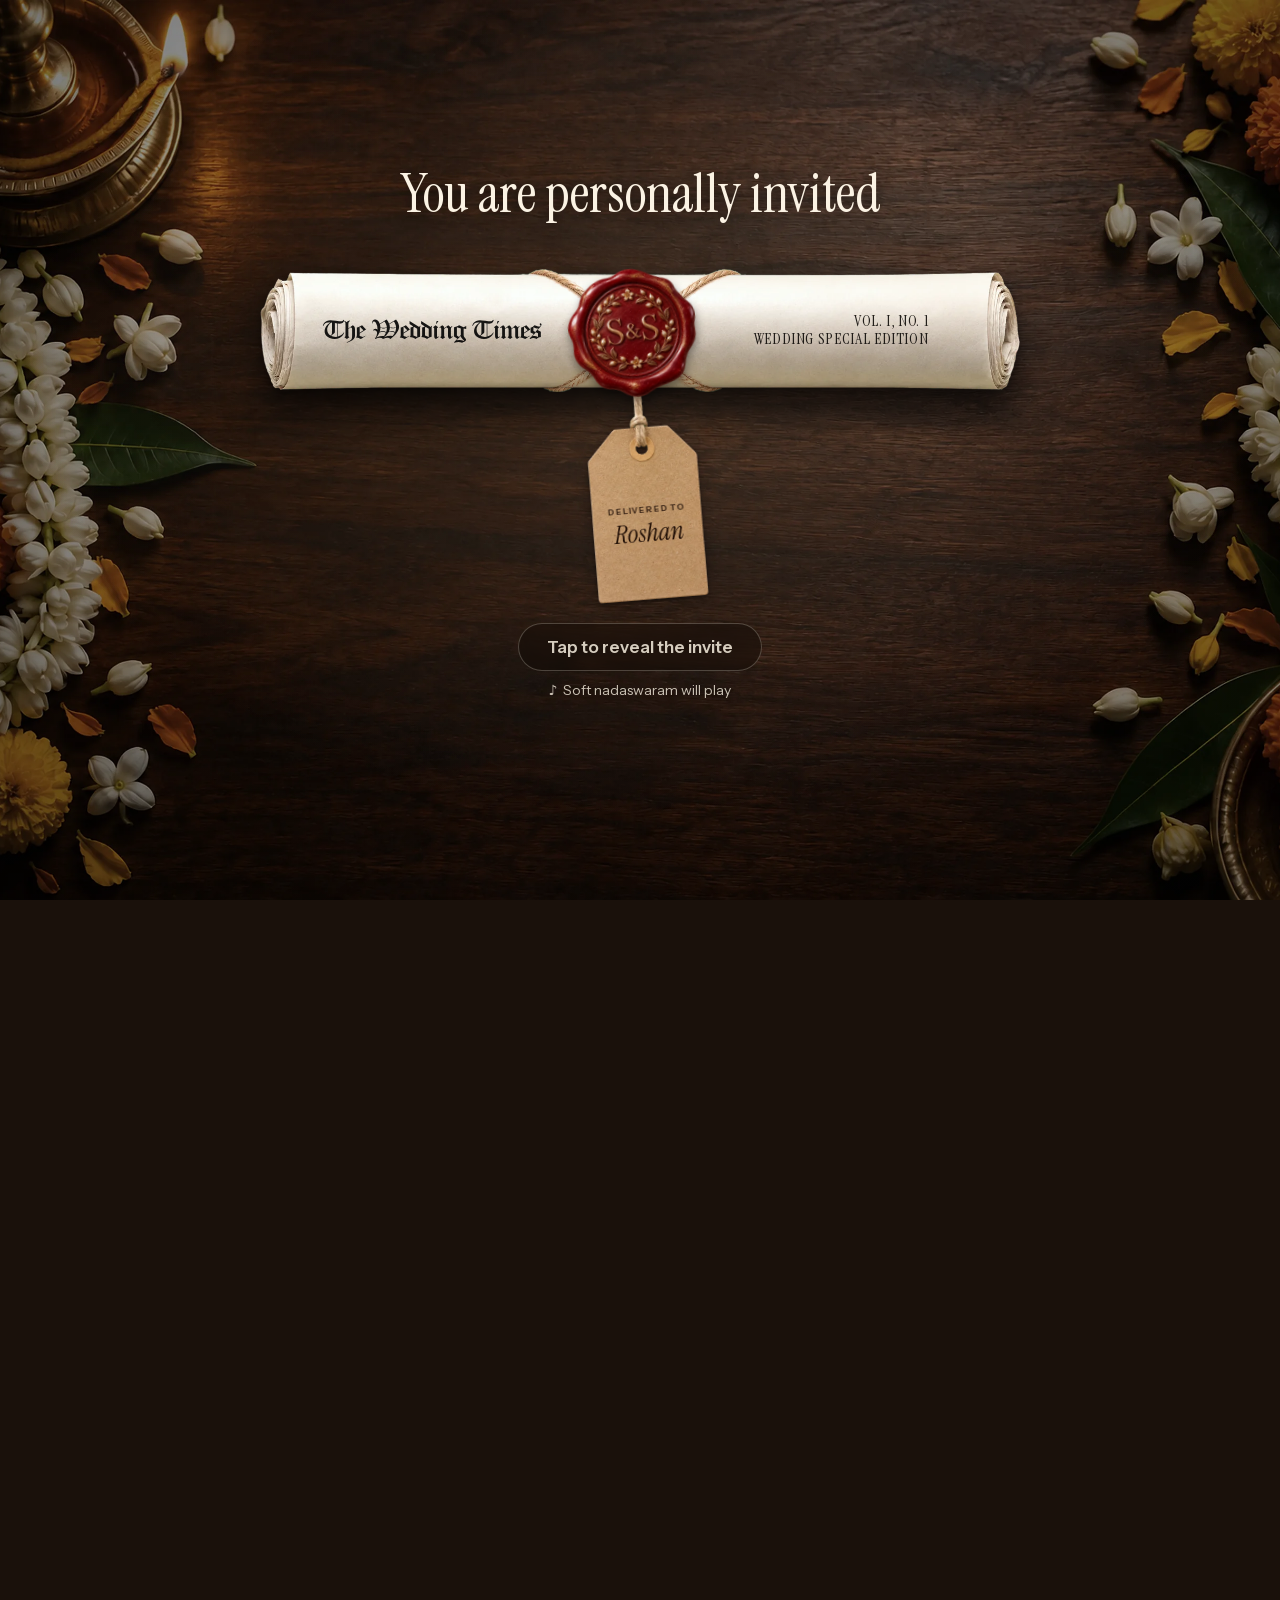
<file: 2xwed.html>
<!DOCTYPE html><html lang="en" class="instrument_serif_8c4ab588-module__AuOkkq__variable instrument_sans_fb055bc1-module__M68RZW__variable noto_serif_malayalam_5a750442-module__ylUfRa__variable anek_kannada_9212c491-module__RlVZbW__variable"><head><meta charSet="utf-8"/><meta name="viewport" content="width=device-width, initial-scale=1, viewport-fit=cover"/><link rel="preload" href="/_next/static/media/3ef111145c7c84aa-s.p.1fbpo5eshh5em.woff2" as="font" crossorigin="" type="font/woff2"/><link rel="preload" href="/_next/static/media/6b186f06197624ff-s.p.171shbaxyastj.woff2" as="font" crossorigin="" type="font/woff2"/><link rel="preload" href="/_next/static/media/7ebf22b5a21034f8-s.p.3j3877k49yy0l.woff2" as="font" crossorigin="" type="font/woff2"/><link rel="preload" href="/_next/static/media/e41d5df559864f9e-s.p.1g73gv09-xcb6.woff2" as="font" crossorigin="" type="font/woff2"/><link rel="preload" href="/brand/wordmark.svg" as="image"/><link rel="preload" as="image"/><link rel="preload" href="/ornaments/ganesh.svg" as="image"/><link rel="preload" href="/ornaments/with-left.svg" as="image"/><link rel="preload" href="/ornaments/ornament.svg" as="image"/><link rel="preload" href="/ornaments/icon-pin.svg" as="image"/><link rel="preload" href="/ornaments/line-left.svg" as="image"/><link rel="preload" href="/ornaments/line-right.svg" as="image"/><link rel="preload" href="/ornaments/heart.svg" as="image"/><link rel="preload" href="/delivery/seal.webp" as="image" type="image/webp"/><link rel="preload" href="/delivery/roll.webp" as="image" type="image/webp"/><link rel="preload" as="image" href="/delivery/twine.webp" fetchPriority="high"/><link rel="preload" href="/delivery/tag.webp" as="image" type="image/webp"/><link rel="stylesheet" href="/_next/static/chunks/2zbqgsrodcpcy.css" data-precedence="next"/><link rel="stylesheet" href="/_next/static/chunks/1s82vutrenr0d.css" data-precedence="next"/><link rel="preload" as="script" fetchPriority="low" href="/_next/static/chunks/3s6nzrbk-8mnv.js"/><script src="/_next/static/chunks/3450qyhportkm.js" async=""></script><script src="/_next/static/chunks/196x_tfexoucg.js" async=""></script><script src="/_next/static/chunks/3bawhkhjtuhib.js" async=""></script><script src="/_next/static/chunks/turbopack-3nn4ptv5os_lz.js" async=""></script><script src="/_next/static/chunks/3fntmmi971322.js" async=""></script><script src="/_next/static/chunks/0axdrs6tow-4n.js" async=""></script><script src="/_next/static/chunks/17ntx4fap6cll.js" async=""></script><script src="/_next/static/chunks/0iy8m4r74r-px.js" async=""></script><link rel="preload" href="/scene/table-portrait-oil.webp" as="image" type="image/webp" media="(max-aspect-ratio: 1/1)"/><link rel="preload" href="/scene/table-landscape-oil.webp" as="image" type="image/webp" media="(min-aspect-ratio: 1/1)"/><link rel="preload" href="/_next/static/chunks/3gni5upcg-yca.css" as="style"/><meta name="theme-color" content="#1a110b"/><title>Roshan, you are personally invited</title><meta name="description" content="Sneha &amp; Sudhanva are getting married. Sangeet 25 Nov and Wedding 26 Nov in Kochi."/><meta name="robots" content="noindex, nofollow"/><meta property="og:title" content="Roshan, you are personally invited"/><meta property="og:description" content="Sneha &amp; Sudhanva are getting married. Sangeet 25 Nov and Wedding 26 Nov in Kochi."/><meta property="og:image" content="https://roshanr-2006.github.io/og/2xwed.jpg"/><meta property="og:image:width" content="1200"/><meta property="og:image:height" content="630"/><meta property="og:image:alt" content="Roshan, you are personally invited"/><meta property="og:type" content="website"/><meta name="twitter:card" content="summary_large_image"/><meta name="twitter:title" content="Roshan, you are personally invited"/><meta name="twitter:description" content="Sneha &amp; Sudhanva are getting married. Sangeet 25 Nov and Wedding 26 Nov in Kochi."/><meta name="twitter:image" content="https://roshanr-2006.github.io/og/2xwed.jpg"/><link rel="icon" href="/favicon.ico?favicon.1d63w5u3_a0iu.ico" sizes="48x48" type="image/x-icon"/><link rel="icon" href="/icon.png?icon.2cc-btpuzl9oh.png" sizes="96x96" type="image/png"/><link rel="apple-touch-icon" href="/apple-icon.png?apple-icon.0wy86meb47rbk.png" sizes="180x180" type="image/png"/><meta name="next-size-adjust" content=""/><link rel="preload" as="image" href="/delivery/roll.webp" type="image/webp"/><link rel="preload" as="image" href="/delivery/seal.webp" type="image/webp"/><link rel="preload" as="image" href="/delivery/tag.webp" type="image/webp"/><link rel="preload" as="image" href="/scene/table-portrait-oil.webp" type="image/webp" media="(max-aspect-ratio: 1/1)"/><link rel="preload" as="image" href="/scene/table-landscape-oil.webp" type="image/webp" media="(min-aspect-ratio: 1/1)"/><script src="/_next/static/chunks/0cz1d0mv5g_q7.js" noModule=""></script></head><body><div hidden=""><!--$--><!--/$--></div><div class="edition-module__s-QfdG__root" data-edition="true" data-stage="sealed"><div class="scenes-module__tcJH9G__scenes" aria-hidden="true"><div class="scenes-module__tcJH9G__layer scenes-module__tcJH9G__home" data-scene="home"></div><div class="scenes-module__tcJH9G__layer scenes-module__tcJH9G__kochi" data-scene="kochi"></div><div class="scenes-module__tcJH9G__layer scenes-module__tcJH9G__karkala" data-scene="karkala"></div><div class="scenes-module__tcJH9G__layer scenes-module__tcJH9G__story" data-scene="story"></div><div class="scenes-module__tcJH9G__glow"></div><div class="scenes-module__tcJH9G__dim" data-dim="true"></div><div class="scenes-module__tcJH9G__mist scenes-module__tcJH9G__mistWarm" data-mist="kochi-back"></div><div class="scenes-module__tcJH9G__mist scenes-module__tcJH9G__mistCool" data-mist="karkala-back"></div><div class="scenes-module__tcJH9G__mist scenes-module__tcJH9G__mistRose" data-mist="story-back"></div></div><main class="edition-module__s-QfdG__main"><div data-front="true" class="edition-module__s-QfdG__front"><section id="front" aria-label="Front page" data-sheet="true" class="sheet-module__VwvCUW__sheet"><div class="sheet-module__VwvCUW__inner "><header class="front-module__mmu6Ra__masthead"><p class="front-module__mmu6Ra__topline">Celebration | Love | Promise | Happiness | Romance</p><h1 class="front-module__mmu6Ra__wordmark"><img src="/brand/wordmark.svg" alt="The Wedding Times" width="682" height="83"/></h1><div class="front-module__mmu6Ra__dateline"><span>Kochi, Kerala</span><span>25 &amp; 26 November, 2026</span><span class="front-module__mmu6Ra__forever">Forever &amp; Always</span></div></header><p class="front-module__mmu6Ra__kicker">A special edition for <strong data-kicker-name="true">Roshan</strong></p><h2 class="front-module__mmu6Ra__headline">THE BIG DAY IS HERE!</h2><figure class="front-module__mmu6Ra__cover"><img alt="Sneha and Sudhanva, foreheads touching, smiling" decoding="async" data-nimg="fill" class="front-module__mmu6Ra__coverImg" style="position:absolute;height:100%;width:100%;left:0;top:0;right:0;bottom:0;color:transparent" src="/photos/cover.jpg"/><figcaption class="front-module__mmu6Ra__names">Sneha <span class="front-module__mmu6Ra__amp" style="display:inline-block;line-height:0"><svg viewBox="-0.63 3.4 63.54 77.87" aria-hidden="true" focusable="false" style="height:1.08em;width:auto;vertical-align:-0.2em;overflow:visible"><path fill="currentColor" d="M11.95 79.27Q9.50 79.27 7.31 78.48Q5.11 77.69 3.67 76.25Q3.17 75.67 2.74 75.06Q2.30 74.45 1.94 73.73Q1.73 73.30 1.66 72.86Q1.58 72.43 1.58 72.07Q1.58 70.92 1.94 70.92Q2.09 70.92 2.45 71.50Q2.74 72.07 3.17 72.72Q3.60 73.37 4.18 73.80Q5.69 74.88 7.38 75.53Q9.07 76.18 10.87 76.18Q12.46 76.18 14 75.60Q15.55 75.02 16.99 73.73Q20.09 71.06 22.32 67.39Q24.55 63.72 26.35 59.26Q22.82 59.90 19.44 59.90Q15.19 59.90 11.77 58.75Q8.35 57.60 6.37 55.12Q4.39 52.63 4.39 48.74Q4.39 46.22 5.47 43.45Q6.55 40.68 8.64 38.02Q5.47 37.15 3.42 35.17Q1.37 33.19 1.37 29.66Q1.37 26.50 3.60 23.36Q5.83 20.23 9.94 18.14Q14.04 16.06 19.58 16.06Q21.10 16.06 22.79 16.38Q24.48 16.70 25.92 17.17Q27.36 17.64 28.01 18.07Q29.02 18.65 29.02 19.22Q29.02 19.51 28.73 19.62Q28.44 19.73 28.01 19.51Q26.86 18.94 24.70 18.43Q22.54 17.93 20.66 17.93Q15.91 17.93 12.56 19.76Q9.22 21.60 7.49 24.34Q5.76 27.07 5.76 29.74Q5.76 31.82 6.88 33.55Q7.99 35.28 10.30 36.07Q12.46 33.77 15.37 31.72Q18.29 29.66 21.89 28.01Q22.97 27.50 25.34 26.39Q27.72 25.27 30.74 23.76Q33.77 22.25 36.79 20.74Q37.80 16.63 39.42 13.14Q41.04 9.65 43.52 7.52Q46.01 5.40 49.54 5.40Q51.55 5.40 52.45 6.37Q53.35 7.34 53.35 8.78Q53.35 11.30 51.44 13.39Q49.54 15.48 46.40 17.32Q43.27 19.15 39.60 21.02Q38.74 23.18 37.94 25.70Q37.15 28.22 36.43 31.10Q41.33 29.23 45.79 27.79Q50.26 26.35 53.86 26.35Q57.24 26.35 59.08 27.86Q60.91 29.38 60.91 32.11Q60.91 34.85 58.97 38.74Q56.66 43.42 52.06 47.34Q47.45 51.26 41.65 54.11Q35.86 56.95 29.88 58.46Q28.08 64.37 25.74 69.19Q23.40 74.02 20.09 76.61Q18.36 77.98 16.24 78.62Q14.11 79.27 11.95 79.27M40.61 18.65Q43.49 17.06 45.90 15.37Q48.31 13.68 49.79 11.84Q51.26 10.01 51.26 7.99Q51.26 6.84 50.11 6.84Q49.75 6.84 49.03 7.06Q48.31 7.27 47.74 7.85Q46.44 9 44.53 11.66Q42.62 14.33 40.61 18.65M13.39 36.65L13.97 36.65Q18.94 36.65 24.08 35.17Q29.23 33.70 34.20 31.90Q34.78 29.59 35.28 27.29Q35.78 24.98 36.29 22.75Q33.41 24.19 30.67 25.56Q27.94 26.93 25.85 27.90Q23.76 28.87 22.75 29.30Q19.73 30.67 17.39 32.58Q15.05 34.49 13.39 36.65M30.38 56.74Q35.71 55.44 41 52.74Q46.30 50.04 50.58 46.30Q54.86 42.55 57.10 38.16Q58.32 35.71 58.32 33.77Q58.32 31.75 56.99 30.67Q55.66 29.59 53.28 29.59Q49.90 29.59 45.32 31.07Q40.75 32.54 35.64 34.34Q34.49 39.67 33.23 45.47Q31.97 51.26 30.38 56.74M22.25 57.82Q24.62 57.82 27.07 57.38Q28.80 52.56 30.31 46.94Q31.82 41.33 33.41 35.06Q28.94 36.58 24.41 37.73Q19.87 38.88 15.62 38.88Q13.82 38.88 11.95 38.66Q9.43 43.06 9.43 47.23Q9.43 50.90 11.12 53.24Q12.82 55.58 15.73 56.70Q18.65 57.82 22.25 57.82"></path></svg><span class="sr-only">&amp;</span></span> Sudhanva</figcaption></figure></div></section></div><div data-rest="true" class="edition-module__s-QfdG__rest" aria-hidden="true"><section id="invitation" aria-label="The invitation" data-sheet="true" class="sheet-module__VwvCUW__sheet"><div class="sheet-module__VwvCUW__inner invitation-module__HiYqpa__page"><div class="sheet-module__VwvCUW__strip"><span>Thursday, 26 November, 2026</span><span>Kochi, Kerala</span></div><img src="/ornaments/ganesh.svg" alt="" width="85" height="110" class="invitation-module__HiYqpa__ganesh"/><p class="invitation-module__HiYqpa__blessing">|| Shree Kuladevatha Prasanna ||</p><div class="invitation-module__HiYqpa__hosts"><p class="invitation-module__HiYqpa__parents"><span>Smt. M. Preetha</span><span class="invitation-module__HiYqpa__amp" style="display:inline-block;line-height:0"><svg viewBox="-0.63 3.4 63.54 77.87" aria-hidden="true" focusable="false" style="height:1.08em;width:auto;vertical-align:-0.2em;overflow:visible"><path fill="currentColor" d="M11.95 79.27Q9.50 79.27 7.31 78.48Q5.11 77.69 3.67 76.25Q3.17 75.67 2.74 75.06Q2.30 74.45 1.94 73.73Q1.73 73.30 1.66 72.86Q1.58 72.43 1.58 72.07Q1.58 70.92 1.94 70.92Q2.09 70.92 2.45 71.50Q2.74 72.07 3.17 72.72Q3.60 73.37 4.18 73.80Q5.69 74.88 7.38 75.53Q9.07 76.18 10.87 76.18Q12.46 76.18 14 75.60Q15.55 75.02 16.99 73.73Q20.09 71.06 22.32 67.39Q24.55 63.72 26.35 59.26Q22.82 59.90 19.44 59.90Q15.19 59.90 11.77 58.75Q8.35 57.60 6.37 55.12Q4.39 52.63 4.39 48.74Q4.39 46.22 5.47 43.45Q6.55 40.68 8.64 38.02Q5.47 37.15 3.42 35.17Q1.37 33.19 1.37 29.66Q1.37 26.50 3.60 23.36Q5.83 20.23 9.94 18.14Q14.04 16.06 19.58 16.06Q21.10 16.06 22.79 16.38Q24.48 16.70 25.92 17.17Q27.36 17.64 28.01 18.07Q29.02 18.65 29.02 19.22Q29.02 19.51 28.73 19.62Q28.44 19.73 28.01 19.51Q26.86 18.94 24.70 18.43Q22.54 17.93 20.66 17.93Q15.91 17.93 12.56 19.76Q9.22 21.60 7.49 24.34Q5.76 27.07 5.76 29.74Q5.76 31.82 6.88 33.55Q7.99 35.28 10.30 36.07Q12.46 33.77 15.37 31.72Q18.29 29.66 21.89 28.01Q22.97 27.50 25.34 26.39Q27.72 25.27 30.74 23.76Q33.77 22.25 36.79 20.74Q37.80 16.63 39.42 13.14Q41.04 9.65 43.52 7.52Q46.01 5.40 49.54 5.40Q51.55 5.40 52.45 6.37Q53.35 7.34 53.35 8.78Q53.35 11.30 51.44 13.39Q49.54 15.48 46.40 17.32Q43.27 19.15 39.60 21.02Q38.74 23.18 37.94 25.70Q37.15 28.22 36.43 31.10Q41.33 29.23 45.79 27.79Q50.26 26.35 53.86 26.35Q57.24 26.35 59.08 27.86Q60.91 29.38 60.91 32.11Q60.91 34.85 58.97 38.74Q56.66 43.42 52.06 47.34Q47.45 51.26 41.65 54.11Q35.86 56.95 29.88 58.46Q28.08 64.37 25.74 69.19Q23.40 74.02 20.09 76.61Q18.36 77.98 16.24 78.62Q14.11 79.27 11.95 79.27M40.61 18.65Q43.49 17.06 45.90 15.37Q48.31 13.68 49.79 11.84Q51.26 10.01 51.26 7.99Q51.26 6.84 50.11 6.84Q49.75 6.84 49.03 7.06Q48.31 7.27 47.74 7.85Q46.44 9 44.53 11.66Q42.62 14.33 40.61 18.65M13.39 36.65L13.97 36.65Q18.94 36.65 24.08 35.17Q29.23 33.70 34.20 31.90Q34.78 29.59 35.28 27.29Q35.78 24.98 36.29 22.75Q33.41 24.19 30.67 25.56Q27.94 26.93 25.85 27.90Q23.76 28.87 22.75 29.30Q19.73 30.67 17.39 32.58Q15.05 34.49 13.39 36.65M30.38 56.74Q35.71 55.44 41 52.74Q46.30 50.04 50.58 46.30Q54.86 42.55 57.10 38.16Q58.32 35.71 58.32 33.77Q58.32 31.75 56.99 30.67Q55.66 29.59 53.28 29.59Q49.90 29.59 45.32 31.07Q40.75 32.54 35.64 34.34Q34.49 39.67 33.23 45.47Q31.97 51.26 30.38 56.74M22.25 57.82Q24.62 57.82 27.07 57.38Q28.80 52.56 30.31 46.94Q31.82 41.33 33.41 35.06Q28.94 36.58 24.41 37.73Q19.87 38.88 15.62 38.88Q13.82 38.88 11.95 38.66Q9.43 43.06 9.43 47.23Q9.43 50.90 11.12 53.24Q12.82 55.58 15.73 56.70Q18.65 57.82 22.25 57.82"></path></svg><span class="sr-only">&amp;</span></span><span>Shri M. Rajesh</span></p><p class="invitation-module__HiYqpa__address">(MLA Road, Udayamperoor)</p></div><p class="invitation-module__HiYqpa__request">Request the pleasure of your company, along with your family and friends, on the auspicious occasion of the wedding ceremony of their beloved <!-- -->daughter</p><div class="invitation-module__HiYqpa__person"><p class="invitation-module__HiYqpa__name"><span class="invitation-module__HiYqpa__honorific">Chi. Sou.</span> <span>Sneha</span></p><p class="invitation-module__HiYqpa__lineage">(Granddaughter of Smt. Bhoomi Ammal &amp; Late Shri Madhusudhanan Potti, and Smt. Leelavathi Ammal &amp; Late Shri Rajagopala Kukkilaya)</p></div><div class="invitation-module__HiYqpa__with" aria-hidden="true"><img src="/ornaments/with-left.svg" alt="" width="108" height="17"/><span>with</span><img src="/ornaments/with-left.svg" alt="" width="108" height="17" class="invitation-module__HiYqpa__mirror"/></div><p class="sr-only">with</p><div class="invitation-module__HiYqpa__person"><p class="invitation-module__HiYqpa__name"><span class="invitation-module__HiYqpa__honorific">Chi.</span> <span>Sudhanva Acharya</span></p><p class="invitation-module__HiYqpa__parentsOf">(Son of Smt. Ambuja &amp; Shri. Muralidhara Acharya, Berke House, Sanoor)</p><p class="invitation-module__HiYqpa__lineage">(Grandson of Late Shri. Ramakrishna Bhat &amp; Late Smt. Leelavathi, and Late Smt. Ratnavathi &amp; Late Shri. Madhava Acharya, Sanoor)</p></div><img src="/ornaments/ornament.svg" alt="" width="599" height="67" class="sheet-module__VwvCUW__ornament sheet-module__VwvCUW__ornamentFlip invitation-module__HiYqpa__bottomOrnament"/></div></section><section class="arrival-module__558NYW__arrival" data-arrival="kochi" aria-label="The rituals begin in Kochi"><div class="arrival-module__558NYW__sign" data-sign="true"><p class="arrival-module__558NYW__eyebrow">The rituals begin in</p><p class="arrival-module__558NYW__place">Kochi</p><p class="arrival-module__558NYW__native"><span lang="ml">കൊച്ചിയിലേക്ക് സ്വാഗതം</span></p><span class="arrival-module__558NYW__rule" aria-hidden="true"></span><p class="arrival-module__558NYW__line">Sangeet &amp; Wedding · 25 &amp; 26 Nov</p></div></section><section id="kochi" aria-label="Sangeet &amp; Wedding, Kochi, Kerala" data-sheet="true" class="sheet-module__VwvCUW__sheet"><div class="sheet-module__VwvCUW__inner chapter-module__I6GCJa__page"><div class="sheet-module__VwvCUW__strip"><span>25 &amp; 26 November, 2026</span><span>Kochi, Kerala</span></div><img src="/ornaments/ornament.svg" alt="" width="599" height="67" class="sheet-module__VwvCUW__ornament  chapter-module__I6GCJa__topOrnament"/><p class="chapter-module__I6GCJa__kicker">The Kochi edition</p><h2 class="chapter-module__I6GCJa__title">Sangeet &amp; Wedding</h2><div class="chapter-module__I6GCJa__dates"><div class="chapter-module__I6GCJa__dateCard"><div class="chapter-module__I6GCJa__badge" aria-hidden="true"><span class="chapter-module__I6GCJa__badgeDay">Wed</span><span class="chapter-module__I6GCJa__badgeNum">25</span><span class="chapter-module__I6GCJa__badgeMonth">Nov</span></div><div class="chapter-module__I6GCJa__dateInfo"><p class="chapter-module__I6GCJa__dateEvent">Sangeet</p><p class="chapter-module__I6GCJa__dateDay">Wednesday<span class="sr-only">, <!-- -->25 November, 2026</span></p><p class="chapter-module__I6GCJa__dateTime">6:00 PM</p></div></div><div class="chapter-module__I6GCJa__dateCard"><div class="chapter-module__I6GCJa__badge" aria-hidden="true"><span class="chapter-module__I6GCJa__badgeDay">Thu</span><span class="chapter-module__I6GCJa__badgeNum">26</span><span class="chapter-module__I6GCJa__badgeMonth">Nov</span></div><div class="chapter-module__I6GCJa__dateInfo"><p class="chapter-module__I6GCJa__dateEvent">Wedding</p><p class="chapter-module__I6GCJa__dateDay">Thursday<span class="sr-only">, <!-- -->26 November, 2026</span></p><p class="chapter-module__I6GCJa__dateTime">9:31 AM</p><p class="chapter-module__I6GCJa__dateNote">Muhurtham · Dhanur Lagnam</p></div></div></div><div class="chapter-module__I6GCJa__ctaFull"><div class="chapter-module__I6GCJa__calWrap" data-align="stretch"><button type="button" class="chapter-module__I6GCJa__secondary" aria-haspopup="menu" aria-expanded="false" aria-controls="_R_15ikinpfdb_"><svg viewBox="0 0 24 24" width="18" height="18" aria-hidden="true"><rect x="3.5" y="5" width="17" height="15.5" rx="2" fill="none" stroke="currentColor" stroke-width="1.6"></rect><path d="M3.5 10h17M8 3v4M16 3v4M8.5 14.5h2M13.5 14.5h2M8.5 17.5h2" fill="none" stroke="currentColor" stroke-width="1.6" stroke-linecap="round"></path></svg>Add to calendar</button><div id="_R_15ikinpfdb_" class="chapter-module__I6GCJa__calMenu" role="menu"><a role="menuitem" href="https://calendar.google.com/calendar/render?action=TEMPLATE&amp;text=Sangeet+%C2%B7+Sneha+%26+Sudhanva&amp;dates=20261125T123000Z%2F20261125T163000Z&amp;details=6%3A00+PM%0AColour+code%3A+Beige+%26+cream&amp;location=Sree+Santhana+Gopala+Krishna+Temple%2C+Oottupura%2C+Muthukulangara%2C+Eroor+Road%2C+Tripunithura%2C+Ernakulam%2C+Kerala&amp;ctz=Asia%2FKolkata" target="_blank" rel="noopener noreferrer">Sangeet · Google Calendar</a><a role="menuitem" href="https://calendar.google.com/calendar/render?action=TEMPLATE&amp;text=Wedding+%C2%B7+Sneha+%26+Sudhanva&amp;dates=20261126T040100Z%2F20261126T070100Z&amp;details=9%3A31+AM%0AMuhurtham+%C2%B7+Dhanur+Lagnam&amp;location=Sree+Santhana+Gopala+Krishna+Temple%2C+Oottupura%2C+Muthukulangara%2C+Eroor+Road%2C+Tripunithura%2C+Ernakulam%2C+Kerala&amp;ctz=Asia%2FKolkata" target="_blank" rel="noopener noreferrer">Wedding · Google Calendar</a><a role="menuitem" href="/calendar/kochi.ics">Both · Apple or Outlook</a></div></div></div><hr class="chapter-module__I6GCJa__divider"/><section class="chapter-module__I6GCJa__detail" aria-label="Venue"><span class="chapter-module__I6GCJa__tile" aria-hidden="true"><img src="/ornaments/icon-pin.svg" alt="" width="40" height="40"/></span><div class="chapter-module__I6GCJa__detailBody"><p class="chapter-module__I6GCJa__detailTitle">Sree Santhana Gopala Krishna Temple, Oottupura</p><p class="chapter-module__I6GCJa__detailText">Muthukulangara, Eroor Road, Tripunithura, Ernakulam, Kerala</p></div><a class="chapter-module__I6GCJa__secondary" href="https://www.google.com/maps/dir/?api=1&amp;destination=Muthukulangara%20Sree%20Santhana%20Gopala%20Sree%20Krishna%20Swamy%20Temple%2C%20Eroor%20Rd%2C%20Eroor%20South%2C%20Ernakulam%2C%20Kerala%20682306" target="_blank" rel="noopener noreferrer">Get directions<svg viewBox="0 0 24 24" width="15" height="15" aria-hidden="true"><path d="M7 17L17 7M9 7h8v8" fill="none" stroke="currentColor" stroke-width="1.8" stroke-linecap="round" stroke-linejoin="round"></path></svg></a></section><div><hr class="chapter-module__I6GCJa__divider"/><section class="chapter-module__I6GCJa__detail" aria-label="Colour code for Sangeet"><span class="chapter-module__I6GCJa__tile" aria-hidden="true"><svg viewBox="0 0 24 24" width="40" height="40" aria-hidden="true"><g fill="none" stroke="currentColor" stroke-linecap="round" stroke-linejoin="round" stroke-width="1.7"><path d="M12 22a1 1 0 0 1 0-20a10 9 0 0 1 10 9a5 5 0 0 1-5 5h-2.25a1.75 1.75 0 0 0-1.4 2.8l.3.4a1.75 1.75 0 0 1-1.4 2.8z"></path><circle cx="13.5" cy="6.5" r=".6" fill="currentColor"></circle><circle cx="17.5" cy="10.5" r=".6" fill="currentColor"></circle><circle cx="6.5" cy="12.5" r=".6" fill="currentColor"></circle><circle cx="8.5" cy="7.5" r=".6" fill="currentColor"></circle></g></svg></span><div class="chapter-module__I6GCJa__detailBody"><p class="chapter-module__I6GCJa__detailTitle">Beige &amp; cream</p><p class="chapter-module__I6GCJa__detailText">Colour code for <!-- -->Sangeet</p><ul class="chapter-module__I6GCJa__swatches" aria-label="Beige &amp; cream colours" data-swatches="true"><li><span data-swatch="true" class="chapter-module__I6GCJa__swatch" style="background:#FBF5E6" aria-hidden="true"></span><span class="chapter-module__I6GCJa__swatchName">Ivory</span></li><li><span data-swatch="true" class="chapter-module__I6GCJa__swatch" style="background:#F0E3C8" aria-hidden="true"></span><span class="chapter-module__I6GCJa__swatchName">Cream</span></li><li><span data-swatch="true" class="chapter-module__I6GCJa__swatch" style="background:#DCC6A0" aria-hidden="true"></span><span class="chapter-module__I6GCJa__swatchName">Beige</span></li><li><span data-swatch="true" class="chapter-module__I6GCJa__swatch" style="background:#C6A778" aria-hidden="true"></span><span class="chapter-module__I6GCJa__swatchName">Sand</span></li></ul></div></section></div><div class="chapter-module__I6GCJa__wishes"><p class="chapter-module__I6GCJa__wishesLabel"><img src="/ornaments/line-left.svg" alt="" width="66" height="12"/><span>With Best Wishes From</span><img src="/ornaments/line-right.svg" alt="" width="66" height="12"/></p><p class="chapter-module__I6GCJa__wishesName">Roshan R</p></div><img src="/ornaments/ornament.svg" alt="" width="599" height="67" class="sheet-module__VwvCUW__ornament sheet-module__VwvCUW__ornamentFlip chapter-module__I6GCJa__bottomOrnament"/></div></section><section class="arrival-module__558NYW__arrival" data-arrival="story" aria-label="And now Meet the couple"><div class="arrival-module__558NYW__sign" data-sign="true"><p class="arrival-module__558NYW__eyebrow">And now</p><p class="arrival-module__558NYW__place">Meet the couple</p><p class="arrival-module__558NYW__native"><span lang="ml">സ്നേഹ</span><span lang="en">&amp;</span><span lang="kn">ಸುಧನ್ವ</span></p><span class="arrival-module__558NYW__rule" aria-hidden="true"></span><p class="arrival-module__558NYW__line">Kerala weds Karnataka</p></div></section><section id="story" aria-label="Our story" data-sheet="true" class="sheet-module__VwvCUW__sheet"><div class="sheet-module__VwvCUW__inner story-module__JVG59G__page"><div class="sheet-module__VwvCUW__strip"><span>Thursday, 26 November, 2026</span><span>Kochi, Kerala</span></div><img src="/ornaments/ornament.svg" alt="" width="599" height="67" class="sheet-module__VwvCUW__ornament  story-module__JVG59G__topOrnament"/><p class="story-module__JVG59G__kicker">Our story</p><article class="story-module__JVG59G__row"><figure class="story-module__JVG59G__photo"><img alt="Sudhanva and Sneha hugging in the misty hills" loading="lazy" decoding="async" data-nimg="fill" class="story-module__JVG59G__img story-module__JVG59G__hills" style="position:absolute;height:100%;width:100%;left:0;top:0;right:0;bottom:0;color:transparent" src="/photos/hills.jpg"/></figure><div class="story-module__JVG59G__text"><h2 class="story-module__JVG59G__heading">An Arranged Beginning</h2><p class="story-module__JVG59G__body"><span class="story-module__JVG59G__drop">W</span>hat began with a simple exchange of biodatas soon became something neither of us expected. Our first call was a little nervous, but the next night, a two-and-a-half-hour conversation changed everything. We talked about marriage, dreams and expectations, and found a comfort that felt surprisingly natural.</p></div></article><article class="story-module__JVG59G__row story-module__JVG59G__flip"><figure class="story-module__JVG59G__photo"><img alt="Sudhanva holding Sneha in a warmly lit café" loading="lazy" decoding="async" data-nimg="fill" class="story-module__JVG59G__img story-module__JVG59G__cafe" style="position:absolute;height:100%;width:100%;left:0;top:0;right:0;bottom:0;color:transparent" src="/photos/cafe.jpg"/></figure><div class="story-module__JVG59G__text"><h2 class="story-module__JVG59G__heading">Became a Love we<!-- --> <span class="story-module__JVG59G__keep">chose<img src="/ornaments/heart.svg" alt="" width="33" height="39" class="story-module__JVG59G__heart"/></span></h2><p class="story-module__JVG59G__body">Two weeks later, Sudhanva came to Kochi, and we finally met. From café to waterfalls, and quiet moments together, those two days made us feel comfortable, safe and connected. As the days passed, our conversations grew deeper and our bond stronger. Somewhere along the way, an arranged beginning became a love we chose, and a person we knew we wanted beside us for all the chapters ahead.</p></div></article><img src="/ornaments/ornament.svg" alt="" width="599" height="67" class="sheet-module__VwvCUW__ornament sheet-module__VwvCUW__ornamentFlip story-module__JVG59G__bottomOrnament"/></div></section><section id="pictures" aria-label="In pictures" data-sheet="true" class="sheet-module__VwvCUW__sheet"><div class="sheet-module__VwvCUW__inner pictures-module__XvCPHG__page"><div class="sheet-module__VwvCUW__strip"><span>Thursday, 26 November, 2026</span><span>Kochi, Kerala</span></div><img src="/ornaments/ornament.svg" alt="" width="599" height="67" class="sheet-module__VwvCUW__ornament  pictures-module__XvCPHG__ornament"/><h2 class="pictures-module__XvCPHG__title">In Pictures</h2><div class="pictures-module__XvCPHG__viewport" role="region" aria-roledescription="carousel" aria-label="Photos of Sneha and Sudhanva" tabindex="0"><div class="pictures-module__XvCPHG__container"><figure class="pictures-module__XvCPHG__slide" data-active="true"><div class="pictures-module__XvCPHG__frame"><img alt="Sneha and Sudhanva" loading="lazy" decoding="async" data-nimg="fill" class="pictures-module__XvCPHG__media" style="position:absolute;height:100%;width:100%;left:0;top:0;right:0;bottom:0;color:transparent" src="/photos/ours/01-by-the-window.jpg"/></div></figure><figure class="pictures-module__XvCPHG__slide"><div class="pictures-module__XvCPHG__frame"><img alt="Sneha and Sudhanva" loading="lazy" decoding="async" data-nimg="fill" class="pictures-module__XvCPHG__media" style="position:absolute;height:100%;width:100%;left:0;top:0;right:0;bottom:0;color:transparent" src="/photos/ours/02-all-smiles.jpg"/></div></figure><figure class="pictures-module__XvCPHG__slide"><div class="pictures-module__XvCPHG__frame"><img alt="Sneha and Sudhanva" loading="lazy" decoding="async" data-nimg="fill" class="pictures-module__XvCPHG__media" style="position:absolute;height:100%;width:100%;left:0;top:0;right:0;bottom:0;color:transparent" src="/photos/ours/03-in-mundu-and-saree.jpg"/></div></figure><figure class="pictures-module__XvCPHG__slide"><div class="pictures-module__XvCPHG__frame"><img alt="Sneha and Sudhanva" loading="lazy" decoding="async" data-nimg="fill" class="pictures-module__XvCPHG__media" style="position:absolute;height:100%;width:100%;left:0;top:0;right:0;bottom:0;color:transparent" src="/photos/ours/04-out-for-a-ride.jpg"/></div></figure><figure class="pictures-module__XvCPHG__slide"><div class="pictures-module__XvCPHG__frame"><img alt="Sneha and Sudhanva" loading="lazy" decoding="async" data-nimg="fill" class="pictures-module__XvCPHG__media" style="position:absolute;height:100%;width:100%;left:0;top:0;right:0;bottom:0;color:transparent" src="/photos/ours/05-us-being-us.jpg"/></div></figure></div></div><div class="pictures-module__XvCPHG__controls"><button type="button" class="pictures-module__XvCPHG__arrow" aria-label="Previous photo"><svg viewBox="0 0 24 24" width="18" height="18" aria-hidden="true"><path d="M15 5l-7 7 7 7" fill="none" stroke="currentColor" stroke-width="1.6" stroke-linecap="round" stroke-linejoin="round"></path></svg></button><div class="pictures-module__XvCPHG__dots" role="tablist" aria-label="Choose photo"><button type="button" role="tab" aria-selected="true" aria-label="Photo 1 of 5" data-active="true"></button><button type="button" role="tab" aria-selected="false" aria-label="Photo 2 of 5"></button><button type="button" role="tab" aria-selected="false" aria-label="Photo 3 of 5"></button><button type="button" role="tab" aria-selected="false" aria-label="Photo 4 of 5"></button><button type="button" role="tab" aria-selected="false" aria-label="Photo 5 of 5"></button></div><button type="button" class="pictures-module__XvCPHG__arrow" aria-label="Next photo"><svg viewBox="0 0 24 24" width="18" height="18" aria-hidden="true"><path d="M9 5l7 7-7 7" fill="none" stroke="currentColor" stroke-width="1.6" stroke-linecap="round" stroke-linejoin="round"></path></svg></button></div></div></section><footer class="finale-module__i6MTcG__foot" data-finale="true"><img src="/delivery/seal.webp" alt="" width="560" height="560" class="finale-module__i6MTcG__seal"/><p class="finale-module__i6MTcG__line">Your presence itself is a gift</p><div class="finale-module__i6MTcG__ctas"><button type="button" class="finale-module__i6MTcG__cta finale-module__i6MTcG__primary"><svg viewBox="0 0 24 24" width="18" height="18" aria-hidden="true"><path d="M4 12a8 8 0 1 0 2.4-5.7M4 4v4.5h4.5" fill="none" stroke="currentColor" stroke-width="1.8" stroke-linecap="round" stroke-linejoin="round"></path></svg>Replay the invite</button><button type="button" class="finale-module__i6MTcG__cta"><svg viewBox="0 0 24 24" width="18" height="18" aria-hidden="true"><path d="M12 19V5M6 11l6-6 6 6" fill="none" stroke="currentColor" stroke-width="1.8" stroke-linecap="round" stroke-linejoin="round"></path></svg>Back to top</button></div></footer></div></main><div class="scenes-module__tcJH9G__front" aria-hidden="true"><div class="scenes-module__tcJH9G__mist scenes-module__tcJH9G__smokeWarm" data-mist="kochi-front"></div><div class="scenes-module__tcJH9G__mist scenes-module__tcJH9G__smokeWarm" data-mist="story-front"></div><div class="scenes-module__tcJH9G__turn"><div class="scenes-module__tcJH9G__mist scenes-module__tcJH9G__mistCool" data-mist="karkala-front"></div></div></div><div data-delivery="true" class="delivery-module__PHkFSa__stage" role="button" tabindex="0" aria-label="You are personally invited. Open your invitation, delivered to Roshan"><div class="delivery-module__PHkFSa__group"><div data-chrome="true" class="delivery-module__PHkFSa__heading"><p data-kicker="true" class="delivery-module__PHkFSa__kicker">You are personally invited</p></div><div data-roll="true" class="delivery-module__PHkFSa__roll"><div data-shade="true" class="delivery-module__PHkFSa__shade" aria-hidden="true"></div><img class="delivery-module__PHkFSa__rollImg" src="/delivery/roll.webp" alt="" width="1500" height="243" fetchPriority="high"/><div data-print="true" class="delivery-module__PHkFSa__print" aria-hidden="true"><img class="delivery-module__PHkFSa__printMark" src="/brand/wordmark.svg" alt="" width="682" height="83"/><span class="delivery-module__PHkFSa__printIssue"><span>Vol. I, No. 1</span><span>Wedding Special Edition</span></span></div><img data-twine="true" class="delivery-module__PHkFSa__twine" src="/delivery/twine.webp" alt="" width="1500" height="243" fetchPriority="high"/><div data-tag="true" class="delivery-module__PHkFSa__tag"><img src="/delivery/tag.webp" alt="" width="330" height="772" fetchPriority="high"/><div class="delivery-module__PHkFSa__tagText"><span class="delivery-module__PHkFSa__tagLabel">Delivered to</span><span class="delivery-module__PHkFSa__tagName" style="font-size:calc(var(--name-base) * 0.165)">Roshan</span></div></div><div class="delivery-module__PHkFSa__sealPos"><img data-seal="true" class="delivery-module__PHkFSa__seal" src="/delivery/seal.webp" alt="" width="560" height="560" fetchPriority="high"/></div></div><div data-cta="true" class="delivery-module__PHkFSa__cta"><span data-pill="true" class="delivery-module__PHkFSa__pill">Tap to reveal the invite</span><span class="delivery-module__PHkFSa__music"><span class="delivery-module__PHkFSa__musicLine">Soft nadaswaram will play</span></span></div></div></div></div><!--$--><!--/$--><noscript><style>[data-front]{clip-path:none!important}[data-rest],[data-rest] [data-sheet]{visibility:visible!important;opacity:1!important;transform:none!important}[data-delivery]{display:none!important}[data-sign]{visibility:visible!important;opacity:1!important}html{overflow:auto!important}</style></noscript><script src="/_next/static/chunks/3s6nzrbk-8mnv.js" id="_R_" async=""></script><script>(self.__next_f=self.__next_f||[]).push([0])</script><script>self.__next_f.push([1,"1:\"$Sreact.fragment\"\n2:I[39756,[\"/_next/static/chunks/3fntmmi971322.js\"],\"default\"]\n3:I[37457,[\"/_next/static/chunks/3fntmmi971322.js\"],\"default\"]\n4:I[22016,[\"/_next/static/chunks/3fntmmi971322.js\",\"/_next/static/chunks/0axdrs6tow-4n.js\"],\"\"]\n7:I[97367,[\"/_next/static/chunks/3fntmmi971322.js\"],\"OutletBoundary\"]\n8:\"$Sreact.suspense\"\nb:I[97367,[\"/_next/static/chunks/3fntmmi971322.js\"],\"ViewportBoundary\"]\nd:I[97367,[\"/_next/static/chunks/3fntmmi971322.js\"],\"MetadataBoundary\"]\nf:I[68027,[\"/_next/static/chunks/3fntmmi971322.js\"],\"default\",1]\n:HL[\"/_next/static/chunks/2zbqgsrodcpcy.css\",\"style\"]\n:HL[\"/_next/static/media/3ef111145c7c84aa-s.p.1fbpo5eshh5em.woff2\",\"font\",{\"crossOrigin\":\"\",\"type\":\"font/woff2\"}]\n:HL[\"/_next/static/media/6b186f06197624ff-s.p.171shbaxyastj.woff2\",\"font\",{\"crossOrigin\":\"\",\"type\":\"font/woff2\"}]\n:HL[\"/_next/static/media/7ebf22b5a21034f8-s.p.3j3877k49yy0l.woff2\",\"font\",{\"crossOrigin\":\"\",\"type\":\"font/woff2\"}]\n:HL[\"/_next/static/media/e41d5df559864f9e-s.p.1g73gv09-xcb6.woff2\",\"font\",{\"crossOrigin\":\"\",\"type\":\"font/woff2\"}]\n:HL[\"/_next/static/chunks/1s82vutrenr0d.css\",\"style\"]\n:HL[\"/delivery/roll.webp\",\"image\",{\"type\":\"image/webp\"}]\n:HL[\"/delivery/seal.webp\",\"image\",{\"type\":\"image/webp\"}]\n:HL[\"/delivery/tag.webp\",\"image\",{\"type\":\"image/webp\"}]\n:HL[\"/scene/table-portrait-oil.webp\",\"image\",{\"type\":\"image/webp\",\"media\":\"(max-aspect-ratio: 1/1)\"}]\n:HL[\"/scene/table-landscape-oil.webp\",\"image\",{\"type\":\"image/webp\",\"media\":\"(min-aspect-ratio: 1/1)\"}]\n:HL[\"/brand/wordmark.svg\",\"image\"]\n:HL[\"/_next/static/chunks/3gni5upcg-yca.css\",\"style\"]\n5:[\"$\",\"style\",null,{\"children\":\"[data-front]{clip-path:none!important}[data-rest],[data-rest] [data-sheet]{visibility:visible!important;opacity:1!important;transform:none!important}[data-delivery]{display:none!important}[data-sign]{visibility:visible!important;opacity:1!important}html{overflow:auto!important}\"}]\na:X\n0:{\"P\":null,\"c\":[\"\",\"2xwed\"],\"q\":\"\",\"i\":false,\"f\":[[[\"\",{\"children\":[[\"code\",\"2xwed\",\"d\",[\"calendar\",\"og\"]],{\"children\":[\"__PAGE__\",{},\"$undefined\",\"$undefined\",4608]},\"$undefined\",\"$undefined\",4608]},\"$undefined\",\"$undefined\",4624],[[\"$\",\"$1\",\"c\",{\"children\":[[[\"$\",\"link\",\"0\",{\"rel\":\"stylesheet\",\"href\":\"/_next/static/chunks/2zbqgsrodcpcy.css\",\"precedence\":\"next\",\"crossOrigin\":\"$undefined\",\"nonce\":\"$undefined\"}],[\"$\",\"script\",\"script-0\",{\"src\":\"/_next/static/chunks/3fntmmi971322.js\",\"async\":true,\"nonce\":\"$undefined\"}]],[\"$\",\"html\",null,{\"lang\":\"en\",\"className\":\"instrument_serif_8c4ab588-module__AuOkkq__variable instrument_sans_fb055bc1-module__M68RZW__variable noto_serif_malayalam_5a750442-module__ylUfRa__variable anek_kannada_9212c491-module__RlVZbW__variable\",\"children\":[[\"$\",\"head\",null,{\"children\":[[\"$\",\"link\",null,{\"rel\":\"preload\",\"as\":\"image\",\"href\":\"/delivery/roll.webp\",\"type\":\"image/webp\"}],[\"$\",\"link\",null,{\"rel\":\"preload\",\"as\":\"image\",\"href\":\"/delivery/seal.webp\",\"type\":\"image/webp\"}],[\"$\",\"link\",null,{\"rel\":\"preload\",\"as\":\"image\",\"href\":\"/delivery/tag.webp\",\"type\":\"image/webp\"}],[\"$\",\"link\",null,{\"rel\":\"preload\",\"as\":\"image\",\"href\":\"/scene/table-portrait-oil.webp\",\"type\":\"image/webp\",\"media\":\"(max-aspect-ratio: 1/1)\"}],[\"$\",\"link\",null,{\"rel\":\"preload\",\"as\":\"image\",\"href\":\"/scene/table-landscape-oil.webp\",\"type\":\"image/webp\",\"media\":\"(min-aspect-ratio: 1/1)\"}]]}],[\"$\",\"body\",null,{\"children\":[[\"$\",\"$L2\",null,{\"parallelRouterKey\":\"children\",\"error\":\"$undefined\",\"errorStyles\":\"$undefined\",\"errorScripts\":\"$undefined\",\"template\":[\"$\",\"$L3\",null,{}],\"templateStyles\":\"$undefined\",\"templateScripts\":\"$undefined\",\"notFound\":[[\"$\",\"main\",null,{\"className\":\"not-found-module__sxuMuG__wrap\",\"children\":[\"$\",\"div\",null,{\"className\":\"not-found-module__sxuMuG__sheet\",\"children\":[[\"$\",\"img\",null,{\"src\":\"/brand/wordmark.svg\",\"alt\":\"The Wedding Times\",\"width\":682,\"height\":83,\"className\":\"not-found-module__sxuMuG__mark\"}],[\"$\",\"p\",null,{\"className\":\"not-found-module__sxuMuG__title\",\"children\":\"This page isn't in today's edition.\"}],[\"$\",\"p\",null,{\"className\":\"not-found-module__sxuMuG__body\",\"children\":\"Check the link you were sent, or read the front page.\"}],[\"$\",\"$L4\",null,{\"href\":\"/\",\"className\":\"not-found-module__sxuMuG__button\",\"children\":\"Read the front page\"}]]}]}],[[\"$\",\"link\",\"0\",{\"rel\":\"stylesheet\",\"href\":\"/_next/static/chunks/3gni5upcg-yca.css\",\"precedence\":\"next\",\"crossOrigin\":\"$undefined\",\"nonce\":\"$undefined\"}]]],\"forbidden\":\"$undefined\",\"unauthorized\":\"$undefined\"}],[\"$\",\"noscript\",null,{\"children\":\"$5\"}]]}]]}]]}],{\"children\":[[\"$\",\"$1\",\"c\",{\"children\":[null,[\"$\",\"$L2\",null,{\"parallelRouterKey\":\"children\",\"error\":\"$undefined\",\"errorStyles\":\"$undefined\",\"errorScripts\":\"$undefined\",\"template\":[\"$\",\"$L3\",null,{}],\"templateStyles\":\"$undefined\",\"templateScripts\":\"$undefined\",\"notFound\":\"$undefined\",\"forbidden\":\"$undefined\",\"unauthorized\":\"$undefined\"}]]}],{\"children\":[[\"$\",\"$1\",\"c\",{\"children\":[\"$L6\",[[\"$\",\"link\",\"0\",{\"rel\":\"stylesheet\",\"href\":\"/_next/static/chunks/1s82vutrenr0d.css\",\"precedence\":\"next\",\"crossOrigin\":\"$undefined\",\"nonce\":\"$undefined\"}],[\"$\",\"script\",\"script-0\",{\"src\":\"/_next/static/chunks/17ntx4fap6cll.js\",\"async\":true,\"nonce\":\"$undefined\"}],[\"$\",\"script\",\"script-1\",{\"src\":\"/_next/static/chunks/0iy8m4r74r-px.js\",\"async\":true,\"nonce\":\"$undefined\"}]],[\"$\",\"$L7\",null,{\"children\":[\"$\",\"$8\",null,{\"name\":\"Next.MetadataOutlet\",\"children\":\"$@9\"}]}]]}],{},null,false,null]},null,false,\"$a\"]},null,false,null],[\"$\",\"$1\",\"h\",{\"children\":[null,[\"$\",\"$Lb\",null,{\"children\":\"$Lc\"}],[\"$\",\"div\",null,{\"hidden\":true,\"children\":[\"$\",\"$Ld\",null,{\"children\":[\"$\",\"$8\",null,{\"name\":\"Next.Metadata\",\"children\":\"$Le\"}]}]}],[\"$\",\"meta\",null,{\"name\":\"next-size-adjust\",\"content\":\"\"}]]}],false]],\"m\":\"$undefined\",\"G\":[\"$f\",[[\"$\",\"link\",\"0\",{\"rel\":\"stylesheet\",\"href\":\"/_next/static/chunks/2zbqgsrodcpcy.css\",\"precedence\":\"next\",\"crossOrigin\":\"$undefined\",\"nonce\":\"$undefined\"}]]],\"S\":true,\"h\":null,\"r\":\"$undefined\",\"s\":\"$undefined\",\"a\":\"$undefined\",\"l\":\"$undefined\",\"p\":\"$undefined\",\"d\":\"$undefined\",\"b\":\"hlM8CCZkRKswcZhM6axo2\"}\n10:I[33830,[\"/_next/static/chunks/3fntmmi971322.js\",\"/_next/static/chunks/17ntx4fap6cll.js\",\"/_next/static/chunks/0iy8m4r74r-px.js\"],\"Edition\"]\n11:I[5500,[\"/_next/static/chunks/3fntmmi971322.js\",\"/_next/static/chunks/17ntx4fap6cll.js\",\"/_next/static/chunks/0iy8m4r74r-px.js\"],\"Image\"]\na:C\n12:T9be,M11.95 79.27Q9.50 79.27 7.31 78.48Q5.11 77.69 3.67 76.25Q3.17 75.67 2.74 75.06Q2.30 74.45 1.94 73.73Q1.73 73.30 1.66 72.86Q1.58 72.43 1.58 72.07Q1.58 70.92 1.94 70.92Q2.09 70.92 2.45 71.50Q2.74 72.07 3.17 72.72Q3.60 73.37 4.18 73.80Q5.69 74.88 7.38 75.53Q9.07 76.18 10.87 76.18Q12.46 76.18 14 75.60Q15.55 75.02 16.99 73.73Q20.09 71.06 22.32 67.39Q24.55 63.72 26.35 59.26Q22.82 59.90 19.44 59.90Q15.19 59.90 11.77 58.75Q8.35 57.60 6.37 55.12Q4.39 52.63 4.39 48.74Q4.39 46.22 5.47 43.45Q6.55 40.68 8.64 38.02Q5.47 37.15 3.42 35.17Q1.37 33.19 1.37 29.66Q1.37 26.50 3.60 23.36Q5.83 20.23 9.94 18.14Q14.04 16.06 19.58 16.06Q21.10 16.06 22.79 16.38Q24.48 16.70 25.92 17.17Q27.36 17.64 28.01 18.07Q29.02 18.65 29.02 19.22Q29.02 19.51 28.73 19.62Q28.44 19.73 28.01 19.51Q26.86 18.94 24.70 18.43Q22.54 17.93 20.66 17.93Q15.91 17.93 12.56 19.76Q9.22 21.60 7.49 24.34Q5.76 27.07 5.76 29.74Q5.76 31.82 6.88 33.55Q7.99 35.28 10.30 36.07Q12.46 33.77 15.37 31.72Q18.29 29.66 21.89 28.01Q22.97 27.50 25.34 26.39Q27.72 25.27 30.74 23.76Q33.77 22.25 36.79 20.74Q37.80 16.63 39.42 13.14Q41.04 9.65 43.52 7.52Q46.01 5.40 49.54 5.40Q51.55 5.40 52.45 6.37Q53.35 7.34 53.35 8.78Q53.35 11.30 51.44 13.39Q49.54 15.48 46.40 17.32Q43.27 19.15 39.60 21.02Q38.74 23.18 37.94 25.70Q37.15 28.22 36.43 31.10Q41.33 29.23 45.79 27.79Q50.26 26.35 53.86 26.35Q57.24 26.35 59.08 27.86Q60.91 29.38 60.91 32.11Q60.91 34.85 58.97 38.74Q56.66 43.42 52.06 47.34Q47.45 51.26 41.65 54.11Q35.86 56.95 29.88 58.46Q28.08 64.37 25.74 69.19Q23.40 74.02 20.09 76.61Q18.36 77.98 16.24 78.62Q14.11 79.27 11.95 79.27M40.61 18.65Q43.49 17.06 45.90 15.37Q48.31 13.68 49.79 11.84Q51.26 10.01 51.26 7.99Q51.26 6.84 50.11 6.84Q49.75 6.84 49.03 7.06Q48.31 7.27 47.74 7.85Q46.44 9 44.53 11.66Q42.62 14.33 40.61 18.65M13.39 36.65L13.97 36.65Q18.94 36.65 24.08 35.17Q29.23 33.70 34.20 31.90Q34.78 29.59 35.28 27.29Q35.78 24.98 36.29 22.75Q33.41 24.19 30.67 25.56Q27.94 26.93 25.85 27.90Q23.76 28.87 22.75 29.30Q19.73 30.67 17.39 32.58Q15.05 34.49 13.39 36.65M30.38 56.74Q35.71 55.44 41 52.74Q46.30 50.04 50.58 46.30Q54.86 42.55 57.10 38.16Q58.32 35.71 58.32 33.77Q58.32 31.75 56.99 30.67Q55.66 29.59 53.28 29.59Q49.90 29.59 45.32 31.07Q40.75 32.54 35.64 34.34Q34.49 39.67 33.23 45.47Q31.97 51.26 30.38 56.74M22.25 57.82Q24.62 57.82 27.07 57.38Q28.80 52.56 30.31 46.94Q31.82 41.33 33.41 35.06Q28.94 36.58 24.41 37.73Q19.87 38.88 15.62 38.88Q13.82 38.88 11.95 38.66Q9.43 43.06 9.43 47.23Q9.43 50.90 11.12 53.24Q12.82 55.58 15.73 56.70Q18.65 57.82 22.25 57.826:[\"$\",\"$L10\",null,{\"guestName\":\"Roshan\",\"storageKey\":\"wt:opened:2xwed\",\"audioSrc\":\"/audio/nadaswaram.mp3\",\"audioLoopEnd\":169,\"front\":[\"$\",\"section\",null,{\"id\":\"front\",\"aria-label\":\"Front page\",\"data-sheet\":true,\"className\":\"sheet-module__VwvCUW__sheet\",\"children\":[\"$\",\"div\",null,{\"className\":\"sheet-module__VwvCUW__inner \",\"children\":[[\"$\",\"header\",null,{\"className\":\"front-module__mmu6Ra__masthead\",\"children\":[[\"$\",\"p\",null,{\"className\":\"front-module__mmu6Ra__topline\",\"children\":\"Celebration | Love | Promise | Happiness | Romance\"}],[\"$\",\"h1\",null,{\"className\":\"front-module__mmu6Ra__wordmark\",\"children\":[\"$\",\"img\",null,{\"src\":\"/brand/wordmark.svg\",\"alt\":\"The Wedding Times\",\"width\":682,\"height\":83}]}],[\"$\",\"div\",null,{\"className\":\"front-module__mmu6Ra__dateline\",\"children\":[[\"$\",\"span\",null,{\"children\":\"Kochi, Kerala\"}],[\"$\",\"span\",null,{\"children\":\"25 & 26 November, 2026\"}],[\"$\",\"span\",null,{\"className\":\"front-module__mmu6Ra__forever\",\"children\":\"Forever & Always\"}]]}]]}],[\"$\",\"p\",null,{\"className\":\"front-module__mmu6Ra__kicker\",\"children\":[\"A special edition for \",[\"$\",\"strong\",null,{\"data-kicker-name\":true,\"children\":\"Roshan\"}]]}],[\"$\",\"h2\",null,{\"className\":\"front-module__mmu6Ra__headline\",\"children\":\"THE BIG DAY IS HERE!\"}],[\"$\",\"figure\",null,{\"className\":\"front-module__mmu6Ra__cover\",\"children\":[[\"$\",\"$L11\",null,{\"src\":\"/photos/cover.jpg\",\"alt\":\"Sneha and Sudhanva, foreheads touching, smiling\",\"fill\":true,\"priority\":true,\"sizes\":\"(max-width: 780px) 100vw, 760px\",\"className\":\"front-module__mmu6Ra__coverImg\"}],[\"$\",\"figcaption\",null,{\"className\":\"front-module__mmu6Ra__names\",\"children\":[\"Sneha \",[\"$\",\"span\",null,{\"className\":\"front-module__mmu6Ra__amp\",\"style\":{\"display\":\"inline-block\",\"lineHeight\":0},\"children\":[[\"$\",\"svg\",null,{\"viewBox\":\"-0.63 3.4 63.54 77.87\",\"aria-hidden\":\"true\",\"focusable\":\"false\",\"style\":{\"height\":\"1.08em\",\"width\":\"auto\",\"verticalAlign\":\"-0.2em\",\"overflow\":\"visible\"},\"children\":[\"$\",\"path\",null,{\"fill\":\"currentColor\",\"d\":\"$12\"}]}],\"$L13\"]}],\" Sudhanva\"]}]]}]]}]}],\"children\":[\"$L14\",[\"$L15\"],\"$L17\",\"$L18\",\"$L19\",\"$L1a\"]}]\n25:I[65549,[\"/_next/static/chunks/3fntmmi971322.js\",\"/_next/static/chunks/17ntx4fap6cll.js\",\"/_next/static/chunks/0iy8m4r74r-px.js\"],\"CalendarButton\"]\n2b:I[15960,[\"/_next/static/chunks/3fntmmi971322.js\",\"/_next/static/chunks/17ntx4fap6cll.js\",\"/_next/static/chunks/0iy8m4r74r-px.js\"],\"InPictures\"]\n2c:I[12031,[\"/_next/static/chunks/3fntmmi971322.js\",\"/_next/static/chunks/17ntx4fap6cll.js\",\"/_next/static/chunks/0iy8m4r74r-px.js\"],\"Finale\"]\n:HL[\"/ornaments/ganesh.svg\",\"image\"]\n:HL[\"/ornaments/ornament.svg\",\"image\"]\n:HL[\"/ornaments/icon-pin.svg\",\"image\"]\n:HL[\"/ornaments/heart.svg\",\"image\"]\n13:[\"$\",\"span\",null,{\"className\":\"sr-only\",\"children\":\"&\"}]\n1b:T9be,M11.95 79.27Q9.50 79.27 7.31 78.48Q5.11 77.69 3.67 76.25Q3.17 75.67 2.74 75.06Q2.30 74.45 1.94 73.73Q1.73 73.30 1.66 72.86Q1.58 72.43 1.58 72.07Q1.58 70.92 1.94 70.92Q2.09 70.92 2.45 71.50Q2.74 72.07 3.17 72.72Q3.60 73.37 4.18 73.80Q5.69 74.88 7.38 75.53Q9.07 76.18 10.87 76.18Q12.46 76.18 14 75.60Q15.55 75.02 16.99 73.73Q20.09 71.06 22.32 67.39Q24.55 63.72 26.35 59.26Q22.82 59.90 19.44 59.90Q15.19 59.90 11.77 58.75Q8.35 57.60 6.37 55.12Q4.39 52.63 4.39 48.74Q4.39 46.22 5.47 43.45Q6.55 40.68 8.64 38.02Q5.47 37.15 3.42 35.17Q1.37 33.19 1.37 29.66Q1.37 26.50 3.60 23.36Q5.83 20.23 9.94 18.14Q14.04 16.06 19.58 16.06Q21.10 16.06 22.79 16.38Q24.48 16.70 25.92 17.17Q27.36 17.64 28.01 18.07Q29.02 18.65 29.02 19.22Q29.02 19.51 28.73 19.62Q28.44 19.73 28.01 19.51Q26.86 18.94 24.70 18.43Q22.54 17.93 20.66 17.93Q15.91 17.93 12.56 19.76Q9.22 21.60 7.49 24.34Q5.76 27.07 5.76 29.74Q5.76 31.82 6.88 33.55Q7.99 35.28 10.30 36.07Q12.46 33.77 15.37 31.72Q18.29 29.66 21.89 28.01Q22.97 27.50 25.34 26.39Q27.72 25.27 30.74 23.76Q33.77 22.25 36.79 20.74Q37.80 16.63 39.42 13.14Q41.04 9.65 43.52 7.52Q46.01 5.40 49.54 5.40Q51.55 5.40 52.45 6.37Q53.35 7.34 53.35 8.78Q53.35 11.30 51.44 13.39Q49.54 15.48 46.40 17.32Q43.27 19.15 39.60 21.02Q38.74 23.18 37.94 25.70Q37.15 28.22 36.43 31.10Q41.33 29.23 45.79 27.79Q50.26 26.35 53.86 26.35Q57.24 26.35 59.08 27.86Q60.91 29.38 60.91 32.11Q60.91 34.85 58.97 38.74Q56.66 43.42 52.06 47.34Q47.45 51.26 41.65 54.11Q35.86 56.95 29.88 58.46Q28.08 64.37 25.74 69.19Q23.40 74.02 20.09 76.61Q18.36 77.98 16.24 78.62Q14.11 79.27 11.95 79.27M40.61 18.65Q43.49 17.06 45.90 15.37Q48.31 13.68 49.79 11.84Q51.26 10.01 51.26 7.99Q51.26 6.84 50.11 6.84Q49.75 6.84 49.03 7.06Q48.31 7.27 47.74 7.85Q46.44 9 44.53 11.66Q42.62 14.33 40.61 18.65M13.39 36.65L13.97 36.65Q18.94 36.65 24.08 35.17Q29.23 33.70 34.20 31.90Q34.78 29.59 35.28 27.29Q35.78 24.98 36.29 22.75Q33.41 24.19 30.67 25.56Q27.94 26.93 25.85 27.90Q23.76 28.87 22.75 29.30Q19.73 30.67 17.39 32.58Q15.05 34.49 13.39 36.65M30.38 56.74Q35.71 55.44 41 52.74Q46.30 50.04 50.58 46.30Q54.86 42.55 57.10 38.16Q58.32 35.71 58.32 33.77Q58.32 31.75 56.99 30.67Q55.66 29.59 53.28 29.59Q49.90 29.59 45.32 31.07Q40.75 32.54 35.64 34.34Q34.49 39.67 33.23 45.47Q31.97 51.26 30.38 56.74M22.25 57.82Q24.62 57.82 27.07 57.38Q28.80 52.56 30.31 46.94Q31.82 41.33 33.41 35.06Q28.94 36.58 24.41 37.73Q19.87 38.88 15.62 38.88Q13.82 38.88 11.95 38.66Q9.43 43.06 9.43 47.23Q9.43 50.90 11.12 53.24Q12.82 55.58 15.73 56.70Q18.65 57.82 22.25 57.8214:[\"$\",\"section\",null,{\"id\":\"invitation\",\"aria-label\":\"The invitation\",\"data-sheet\":true,\"className\":\"sheet-module__VwvCUW__sheet\",\"children\":[\"$\",\"div\",null,{\"className\":\"sheet-module__VwvCUW__inner invitation-module__HiYqpa__page\",\"children\":[[\"$\",\"div\",null,{\"className\":\"sheet-module__VwvCUW__strip\",\"children\":[[\"$\",\"span\",null,{\"children\":\"Thursday, 26 November, 2026\"}],[\"$\",\"span\",null,{\"children\":\"Kochi, Kerala\"}]]}],[\"$\",\"img\",null,{\"src\":\"/ornaments/ganesh.svg\",\"alt\":\"\",\"width\":85,\"height\":110,\"className\":\"invitation-module__HiYqpa__ganesh\"}],[\"$\",\"p\",null,{\"className\":\"invitation-module__HiYqpa__blessing\",\"children\":\"|| Shree Kuladevatha Prasanna ||\"}],[\"$\",\"div\",null,{\"className\":\"invitation-module__HiYqpa__hosts\",\"children\":[[\"$\",\"p\",null,{\"className\":\"invitation-module__HiYqpa__parents\",\"children\":[[\"$\",\"span\",null,{\"children\":\"Smt. M. Preetha\"}],[\"$\",\"span\",null,{\"className\":\"invitation-module__HiYqpa__amp\",\"style\":{\"display\":\"inline-block\",\"lineHeight\":0},\"children\":[[\"$\",\"svg\",null,{\"viewBox\":\"-0.63 3.4 63.54 77.87\",\"aria-hidden\":\"true\",\"focusable\":\"false\",\"style\":{\"height\":\"1.08em\",\"width\":\"auto\",\"verticalAlign\":\"-0.2em\",\"overflow\":\"visible\"},\"children\":[\"$\",\"path\",null,{\"fill\":\"currentColor\",\"d\":\"$1b\"}]}],\"$L1c\"]}],\"$L1d\"]}],\"$L1e\"]}],\"$L1f\",\"$L20\",\"$L21\",\"$L22\",\"$L23\",\"$L24\"]}]}]\n15:[\"$\",\"$1\",\"kochi\",{\"children\":[[\"$\",\"section\",null,{\"className\":\"arrival-module__558NYW__arrival\",\"data-arrival\":\"kochi\",\"aria-label\":\"The rituals begin in Kochi\",\"children\":[\"$\",\"div\",null,{\"className\":\"arrival-module__558NYW__sign\",\"data-sign\":true,\"children\":[[\"$\",\"p\",null,{\"className\":\"arrival-module__558NYW__eyebrow\",\"children\":\"The rituals begin in\"}],[\"$\",\"p\",null,{\"className\":\"arrival-module__558NYW__place\",\"children\":\"Kochi\"}],[\"$\",\"p\",null,{\"className\":\"arrival-module__558NYW__native\",\"children\":[[\"$\",\"span\",\"0\",{\"lang\":\"ml\",\"children\":\"കൊച്ചിയിലേക്ക് സ്വാഗതം\"}]]}],[[\"$\",\"span\",null,{\"className\":\"arrival-module__558NYW__rule\",\"aria-hidden\":\"true\"}],[\"$\",\"p\",null,{\"className\":\"arrival-module__558NYW__line\",\"children\":\"Sangeet & Wedding · 25 & 26 Nov\"}]]]}]}],[\"$\",\"section\",null,{\"id\":\"kochi\",\"aria-label\":\"Sangeet & Wedding, Kochi, Kerala\",\"data-sheet\":true,\"className\":\"sheet-module__VwvCUW__sheet\",\"children\":[\"$\",\"div\",null,{\"className\":\"sheet-module__VwvCUW__inner chapter-module__I6GCJa__page\",\"children\":[[\"$\",\"div\",null,{\"className\":\"sheet-module__VwvCUW__strip\",\"children\":[[\"$\",\"span\",null,{\"children\":\"25 & 26 November, 2026\"}],[\"$\",\"span\",null,{\"children\":\"Kochi, Kerala\"}]]}],[\"$\",\"img\",null,{\"src\":\"/ornaments/ornament.svg\",\"alt\":\"\",\"width\":599,\"height\":67,\"className\":\"sheet-module__VwvCUW__ornament  chapter-module__I6GCJa__topOrnament\"}],[\"$\",\"p\",null,{\"className\":\"chapter-module__I6GCJa__kicker\",\"children\":\"The Kochi edition\"}],[\"$\",\"h2\",null,{\"className\":\"chapter-module__I6GCJa__title\",\"children\":\"Sangeet & Wedding\"}],[[\"$\",\"div\",null,{\"className\":\"chapter-module__I6GCJa__dates\",\"children\":[[\"$\",\"div\",\"sangeet\",{\"className\":\"chapter-module__I6GCJa__dateCard\",\"children\":[[\"$\",\"div\",null,{\"className\":\"chapter-module__I6GCJa__badge\",\"aria-hidden\":\"true\",\"children\":[[\"$\",\"span\",null,{\"className\":\"chapter-module__I6GCJa__badgeDay\",\"children\":\"Wed\"}],[\"$\",\"span\",null,{\"className\":\"chapter-module__I6GCJa__badgeNum\",\"children\":\"25\"}],[\"$\",\"span\",null,{\"className\":\"chapter-module__I6GCJa__badgeMonth\",\"children\":\"Nov\"}]]}],[\"$\",\"div\",null,{\"className\":\"chapter-module__I6GCJa__dateInfo\",\"children\":[[\"$\",\"p\",null,{\"className\":\"chapter-module__I6GCJa__dateEvent\",\"children\":\"Sangeet\"}],[\"$\",\"p\",null,{\"className\":\"chapter-module__I6GCJa__dateDay\",\"children\":[\"Wednesday\",[\"$\",\"span\",null,{\"className\":\"sr-only\",\"children\":[\", \",\"25 November, 2026\"]}]]}],[\"$\",\"p\",null,{\"className\":\"chapter-module__I6GCJa__dateTime\",\"children\":\"6:00 PM\"}],null]}]]}],[\"$\",\"div\",\"wedding\",{\"className\":\"chapter-module__I6GCJa__dateCard\",\"children\":[[\"$\",\"div\",null,{\"className\":\"chapter-module__I6GCJa__badge\",\"aria-hidden\":\"true\",\"children\":[[\"$\",\"span\",null,{\"className\":\"chapter-module__I6GCJa__badgeDay\",\"children\":\"Thu\"}],[\"$\",\"span\",null,{\"className\":\"chapter-module__I6GCJa__badgeNum\",\"children\":\"26\"}],[\"$\",\"span\",null,{\"className\":\"chapter-module__I6GCJa__badgeMonth\",\"children\":\"Nov\"}]]}],[\"$\",\"div\",null,{\"className\":\"chapter-module__I6GCJa__dateInfo\",\"children\":[[\"$\",\"p\",null,{\"className\":\"chapter-module__I6GCJa__dateEvent\",\"children\":\"Wedding\"}],[\"$\",\"p\",null,{\"className\":\"chapter-module__I6GCJa__dateDay\",\"children\":[\"Thursday\",[\"$\",\"span\",null,{\"className\":\"sr-only\",\"children\":[\", \",\"26 November, 2026\"]}]]}],[\"$\",\"p\",null,{\"className\":\"chapter-module__I6GCJa__dateTime\",\"children\":\"9:31 AM\"}],[\"$\",\"p\",null,{\"className\":\"chapter-module__I6GCJa__dateNote\",\"children\":\"Muhurtham · Dhanur Lagnam\"}]]}]]}]]}],[\"$\",\"div\",null,{\"className\":\"chapter-module__I6GCJa__ctaFull\",\"children\":[\"$\",\"$L25\",null,{\"options\":[{\"label\":\"Sangeet · Google Calendar\",\"href\":\"https://calendar.google.com/calendar/render?action=TEMPLATE&text=Sangeet+%C2%B7+Sneha+%26+Sudhanva&dates=20261125T123000Z%2F20261125T163000Z&details=6%3A00+PM%0AColour+code%3A+Beige+%26+cream&location=Sree+Santhana+Gopala+Krishna+Temple%2C+Oottupura%2C+Muthukulangara%2C+Eroor+Road%2C+Tripunithura%2C+Ernakulam%2C+Kerala&ctz=Asia%2FKolkata\",\"external\":true},{\"label\":\"Wedding · Google Calendar\",\"href\":\"https://calendar.google.com/calendar/render?action=TEMPLATE&text=Wedding+%C2%B7+Sneha+%26+Sudhanva&dates=20261126T040100Z%2F20261126T070100Z&details=9%3A31+AM%0AMuhurtham+%C2%B7+Dhanur+Lagnam&location=Sree+Santhana+Gopala+Krishna+Temple%2C+Oottupura%2C+Muthukulangara%2C+Eroor+Road%2C+Tripunithura%2C+Ernakulam%2C+Kerala&ctz=Asia%2FKolkata\",\"external\":true},{\"label\":\"Both · Apple or Outlook\",\"href\":\"/calendar/kochi.ics\"}]}]}]],\"$L26\",\"$L27\",[\"$L28\"],\"$L29\",\"$L2a\"]}]}]]}]\n17:[\"$\",\"section\",null,{\"className\":\"arrival-module__558NYW__arrival\",\"data-arrival\":\"story\",\"aria-label\":\"And now Meet the couple\",\"children\":[\"$\",\"div\",null,{\"className\":\"arrival-module__558NYW__sign\",\"data-sign\":true,\"children\":[[\"$\",\"p\",null,{\"className\":\"arrival-module__558NYW__eyebrow\",\"children\":\"And now\"}],[\"$\",\"p\",null,{\"className\":\"arrival-module__558NYW__place\",\"children\":\"Meet the couple\"}],[\"$\",\"p\",null,{\"className\":\"arrival-module__558NYW__native\",\"children\":[[\"$\",\"span\",\"0\",{\"lang\":\"ml\",\"children\":\"സ്നേഹ\"}],[\"$\",\"span\",\"1\",{\"lang\":\"en\",\"children\":\"&\"}],[\"$\",\"span\",\"2\",{\"lang\":\"kn\",\"children\":\"ಸುಧನ್ವ\"}]]}],[[\"$\",\"span\",null,{\"className\":\"arrival-module__558NYW__rule\",\"aria-hidden\":\"true\"}],[\"$\",\"p\",null,{\"className\":\"arrival-module__558NYW__line\",\"children\":\"Kerala weds Karnataka\"}]]]}]}]\n18:[\"$\",\"section\",null,{\"id\":\"story\",\"aria-label\":\"Our story\",\"data-sheet\":true,\"className\":\"sheet-module__VwvCUW__sheet\",\"children\":[\"$\",\"div\",null,{\"className\":\"sheet-module__VwvCUW__inner story-module__JVG59G__page\",\"children\":[[\"$\",\"div\",null,{\"className\":\"sheet-module__VwvCUW__strip\",\"children\":[[\"$\",\"span\",null,{\"children\":\"Thursday, 26 November, 2026\"}],[\"$\",\"span\",null,{\"children\":\"Kochi, Kerala\"}]]}],[\"$\",\"img\",null,{\"src\":\"/ornaments/ornament.svg\",\"alt\":\"\",\"width\":599,\"height\":67,\"className\":\"sheet-module__VwvCUW__ornament  story-module__JVG59G__topOrnament\"}],[\"$\",\"p\",null,{\"className\":\"story-module__JVG59G__kicker\",\"children\":\"Our story\"}],[\"$\",\"article\",null,{\"className\":\"story-module__JVG59G__row\",\"children\":[[\"$\",\"figure\",null,{\"className\":\"story-module__JVG59G__photo\",\"children\":[\"$\",\"$L11\",null,{\"src\":\"/photos/hills.jpg\",\"alt\":\"Sudhanva and Sneha hugging in the misty hills\",\"fill\":true,\"sizes\":\"(max-width: 780px) 100vw, 360px\",\"className\":\"story-module__JVG59G__img story-module__JVG59G__hills\"}]}],[\"$\",\"div\",null,{\"className\":\"story-module__JVG59G__text\",\"children\":[[\"$\",\"h2\",null,{\"className\":\"story-module__JVG59G__heading\",\"children\":\"An Arranged Beginning\"}],[\"$\",\"p\",null,{\"className\":\"story-module__JVG59G__body\",\"children\":[[\"$\",\"span\",null,{\"className\":\"story-module__JVG59G__drop\",\"children\":\"W\"}],\"hat began with a simple exchange of biodatas soon became something neither of us expected. Our first call was a little nervous, but the next night, a two-and-a-half-hour conversation changed everything. We talked about marriage, dreams and expectations, and found a comfort that felt surprisingly natural.\"]}]]}]]}],[\"$\",\"article\",null,{\"className\":\"story-module__JVG59G__row story-module__JVG59G__flip\",\"children\":[[\"$\",\"figure\",null,{\"className\":\"story-module__JVG59G__photo\",\"children\":[\"$\",\"$L11\",null,{\"src\":\"/photos/cafe.jpg\",\"alt\":\"Sudhanva holding Sneha in a warmly lit café\",\"fill\":true,\"sizes\":\"(max-width: 780px) 100vw, 360px\",\"className\":\"story-module__JVG59G__img story-module__JVG59G__cafe\"}]}],[\"$\",\"div\",null,{\"className\":\"story-module__JVG59G__text\",\"children\":[[\"$\",\"h2\",null,{\"className\":\"story-module__JVG59G__heading\",\"children\":[\"Became a Love we\",\" \",[\"$\",\"span\",null,{\"className\":\"story-module__JVG59G__keep\",\"children\":[\"chose\",[\"$\",\"img\",null,{\"src\":\"/ornaments/heart.svg\",\"alt\":\"\",\"width\":33,\"height\":39,\"className\":\"story-module__JVG59G__heart\"}]]}]]}],[\"$\",\"p\",null,{\"className\":\"story-module__JVG59G__body\",\"children\":\"Two weeks later, Sudhanva came to Kochi, and we finally met. From café to waterfalls, and quiet moments together, those two days made us feel comfortable, safe and connected. As the days passed, our conversations grew deeper and our bond stronger. Somewhere along the way, an arranged beginning became a love we chose, and a person we knew we wanted beside us for all the chapters ahead.\"}]]}]]}],[\"$\",\"img\",null,{\"src\":\"/ornaments/ornament.svg\",\"alt\":\"\",\"width\":599,\"height\":67,\"className\":\"sheet-module__VwvCUW__ornament sheet-module__VwvCUW__ornamentFlip story-module__JVG59G__bottomOrnament\"}]]}]}]\n19:[\"$\",\"$L2b\",null,{\"items\":[{\"type\":\"image\",\"src\":\"/photos/ours/01-by-the-window.jpg\",\"alt\":\"Sneha and Sudhanva\"},{\"type\":\"image\",\"src\":\"/photos/ours/02-all-smiles.jpg\",\"alt\":\"Sneha and Sudhanva\"},{\"type\":\"image\",\"src\":\"/photos/ours/03-in-mundu-and-saree.jpg\",\"alt\":\"Sneha and Sudhanva\"},{\"type\":\"image\",\"src\":\"/photos/ours/04-out-for-a-ride.jpg\",\"alt\":\"Sneha and Sudhanva\"},{\"type\":\"image\",\"src\":\"/photos/ours/05-us-being-us.jpg\",\"alt\":\"Sneha and Sudhanva\"}],\"places\":\"Kochi, Kerala\"}]\n1a:[\"$\",\"$L2c\",null,{}]\n:HL[\"/ornaments/with-left.svg\",\"image\"]\n:HL[\"/ornaments/line-left.svg\",\"image\"]\n:HL[\"/ornaments/line-right.svg\",\"image\"]\n1c:[\"$\",\"span\",null,{\"className\":\"sr-only\",\"children\":\"&\"}]\n1d:[\"$\",\"span\",null,{\"children\":\"Shri M. Rajesh\"}]\n1e:[\"$\",\"p\",null,{\"className\":\"invitation-module__HiYqpa__address\",\"children\":\"(MLA Road, Udayamperoor)\"}]\n1f:[\"$\",\"p\",null,{\"className\":\"invitation-module__HiYqpa__request\",\"children\":[\"Request the pleasure of your company, along with your family and friends, on the auspicious occasion of the wedding ceremony of their beloved \",\"daughter\"]}]\n20:[\"$\",\"div\",null,{\"className\":\"invitation-module__HiYqpa__person\",\"children\":[[\"$\",\"p\",null,{\"className\":\"invitation-module__HiYqpa__name\",\"children\":[[\"$\",\"span\",null,{\"className\":\"invitation-module__HiYqpa__honorific\",\"children\":\"Chi. Sou.\"}],\" \",[\"$\",\"span\",null,{\"children\":\"Sneha\"}]]}],[[\"$\",\"p\",\"(Granddaughter of Smt. Bhoomi Ammal & Late Shri Madhusudhanan Potti, and Smt. Leelavathi Ammal & Late Shri Rajagopala Kukkilaya)\",{\"className\":\"invitation-module__HiYqpa__lineage\",\"children\":\"(Granddaughter of Smt. Bhoomi Ammal & Late Shri Madhusudhanan Potti, and Smt. Leelavathi Ammal & Late Shri Rajagopala Kukkilaya)\"}]]]}]\n21:[\"$\",\"div\",null,{\"className\":\"invitation-module__HiYqpa__with\",\"aria-hidden\":\"true\",\"children\":[[\"$\",\"img\",null,{\"src\":\"/ornaments/with-left.svg\",\"alt\":\"\",\"width\":108,\"height\":17}],[\"$\",\"span\",null,{\"children\":\"with\"}],[\"$\",\"img\",null,{\"src\":\"/ornaments/with-left.svg\",\"alt\":\"\",\"width\":108,\"height\":17,\"className\":\"invitation-module__HiYqpa__mirror\"}]]}]\n22:[\"$\",\"p\",null,{\"className\":\"sr-only\",\"children\":\"with\"}]\n23:[\"$\",\"div\",null,{\"className\":\"invitation-module__HiYqpa__person\",\"children\":[[\"$\",\"p\",null,{\"className\":\"invitation-module__HiYqpa__name\",\"children\":[[\"$\",\"span\",null,{\"className\":\"invitation-module__HiYqpa__honorific\",\"children\":\"Chi.\"}],\" \",[\"$\",\"span\",null,{\"children\":\"Sudhanva Acharya\"}]]}],[[\"$\",\"p\",\"(Son of Smt. Ambuja & Shri. Muralidhara Acharya, Berke House, Sanoor)\",{\"className\":\"invitation-module__HiYqpa__parentsOf\",\"children\":\"(Son of Smt. Ambuja & Shri. Muralidhara Acharya, Berke House, Sanoor)\"}],[\"$\",\"p\",\"(Grandson of Late Shri. Ramakrishna Bhat & Late Smt. Leelavathi, and Late Smt. Ratnavathi & Late Shri. Madhava Acharya, Sanoor)\",{\"className\":\"invitation-module__HiYqpa__lineage\",\"children\":\"(Grandson of Late Shri. Ramakrishna Bhat & Late Smt. Leelavathi, and Late Smt. Ratnavathi & Late Shri. Madhava Acharya, Sanoor)\"}]]]}]\n24:[\"$\",\"img\",null,{\"src\":\"/ornaments/ornament.svg\",\"alt\":\"\",\"width\":599,\"height\":67,\"className\":\"sheet-module__VwvCUW__ornament sheet-module__VwvCUW__ornamentFlip invitation-module__HiYqpa__bottomOrnament\"}]\n26:[\"$\",\"hr\",null,{\"className\":\"chapter-module__I6GCJa__divider\"}]\n27:[\"$\",\"section\",null,{\"className\":\"chapter-module__I6GCJa__detail\",\"aria-label\":\"Venue\",\"children\":[[\"$\",\"span\",null,{\"className\":\"chapter-module__I6GCJa__tile\",\"aria-hidden\":\"true\",\"children\":[\"$\",\"img\",null,{\"src\":\"/ornaments/icon-pin.svg\",\"alt\":\"\",\"width\":40,\"height\":40}]}],[\"$\",\"div\",null,{\"className\":\"chapter-module__I6GCJa__detailBody\",\"children\":[[\"$\",\"p\",null,{\"className\":\"chapter-module__I6GCJa__detailTitle\",\"children\":\"Sree Santhana Gopala Krishna Temple, Oottupura\"}],[\"$\",\"p\",null,{\"className\":\"chapter-module__I6GCJa__detailText\",\"children\":\"Muthukulangara, Eroor Road, Tripunithura, Ernakulam, Kerala\"}]]}],[\"$\",\"a\",null,{\"className\":\"chapter-module__I6GCJa__secondary\",\"href\":\"https://www.google.com/maps/dir/?api=1&destination=Muthukulangara%20Sree%20Santhana%20Gopala%20Sree%20Krishna%20Swamy%20Temple%2C%20Eroor%20Rd%2C%20Eroor%20South%2C%20Ernakulam%2C%20Kerala%20682306\",\"target\":\"_blank\",\"rel\":\"noopener noreferrer\",\"children\":[\"Get directions\",[\"$\",\"svg\",null,{\"viewBox\":\"0 0 24 24\",\"width\":\"15\",\"height\":\"15\",\"aria-hidden\":\"true\",\"children\":[\"$\",\"path\",null,{\"d\":\"M7 17L17 7M9 7h8v8\",\"fill\":\"none\",\"stroke\":\"currentColor\",\"strokeWidth\":\"1.8\",\"strokeLinecap\":\"round\",\"strokeLinejoin\":\"round\"}]}]]}]]}]\n28:[\"$\",\"div\",\"sangeet\",{\"children\":[[\"$\",\"hr\",null,{\"className\":\"chapter-module__I6GCJa__divider\"}],[\"$\",\"section\",null,{\"className\":\"chapter-module__I6GCJa__detail\",\"aria-label\":\"Colour code for Sangeet\",\"children\":[[\"$\",\"span\",null,{\"className\":\"chapter-module__I6GCJa__tile\",\"aria-hidden\":\"true\",\"children\":[\"$\",\"svg\",null,{\"viewBox\":\"0 0 24 24\",\"width\":\"40\",\"height\":\"40\",\"aria-hidden\":\"true\",\"children\":[\"$\",\"g\",null,{\"fill\":\"none\",\"stroke\":\"currentColor\",\"strokeLinecap\":\"round\",\"strokeLinejoin\":\"round\",\"strokeWidth\":\"1.7\",\"children\":[[\"$\",\"path\",null,{\"d\":\"M12 22a1 1 0 0 1 0-20a10 9 0 0 1 10 9a5 5 0 0 1-5 5h-2.25a1.75 1.75 0 0 0-1.4 2.8l.3.4a1.75 1.75 0 0 1-1.4 2.8z\"}],[\"$\",\"circle\",null,{\"cx\":\"13.5\",\"cy\":\"6.5\",\"r\":\".6\",\"fill\":\"currentColor\"}],[\"$\",\"circle\",null,{\"cx\":\"17.5\",\"cy\":\"10.5\",\"r\":\".6\",\"fill\":\"currentColor\"}],[\"$\",\"circle\",null,{\"cx\":\"6.5\",\"cy\":\"12.5\",\"r\":\".6\",\"fill\":\"currentColor\"}],[\"$\",\"circle\",null,{\"cx\":\"8.5\",\"cy\":\"7.5\",\"r\":\".6\",\"fill\":\"currentColor\"}]]}]}]}],[\"$\",\"div\",null,{\"className\":\"chapter-module__I6GCJa__detailBody\",\"children\":[[\"$\",\"p\",null,{\"className\":\"chapter-module__I6GCJa__detailTitle\",\"children\":\"Beige & cream\"}],[\"$\",\"p\",null,{\"className\":\"chapter-module__I6GCJa__detailText\",\"children\":[\"Colour code for \",\"Sangeet\"]}],[\"$\",\"ul\",null,{\"className\":\"chapter-module__I6GCJa__swatches\",\"aria-label\":\"Beige & cream colours\",\"data-swatches\":true,\"children\":[[\"$\",\"li\",\"Ivory\",{\"children\":[[\"$\",\"span\",null,{\"data-swatch\":true,\"className\":\"chapter-module__I6GCJa__swatch\",\"style\":{\"background\":\"#FBF5E6\"},\"aria-hidden\":\"true\"}],[\"$\",\"span\",null,{\"className\":\"chapter-module__I6GCJa__swatchName\",\"children\":\"Ivory\"}]]}],[\"$\",\"li\",\"Cream\",{\"children\":[[\"$\",\"span\",null,{\"data-swatch\":true,\"className\":\"chapter-module__I6GCJa__swatch\",\"style\":{\"background\":\"#F0E3C8\"},\"aria-hidden\":\"true\"}],[\"$\",\"span\",null,{\"className\":\"chapter-module__I6GCJa__swatchName\",\"children\":\"Cream\"}]]}],[\"$\",\"li\",\"Beige\",{\"children\":[[\"$\",\"span\",null,{\"data-swatch\":true,\"className\":\"chapter-module__I6GCJa__swatch\",\"style\":{\"background\":\"#DCC6A0\"},\"aria-hidden\":\"true\"}],[\"$\",\"span\",null,{\"className\":\"chapter-module__I6GCJa__swatchName\",\"children\":\"Beige\"}]]}],[\"$\",\"li\",\"Sand\",{\"children\":[[\"$\",\"span\",null,{\"data-swatch\":true,\"className\":\"chapter-module__I6GCJa__swatch\",\"style\":{\"background\":\"#C6A778\"},\"aria-hidden\":\"true\"}],[\"$\",\"span\",null,{\"className\":\"chapter-module__I6GCJa__swatchName\",\"children\":\"Sand\"}]]}]]}]]}]]}]]}]\n29:[\"$\",\"div\",null,{\"className\":\"chapter-module__I6GCJa__wishes\",\"children\":[[\"$\",\"p\",null,{\"className\":\"chapter-module__I6GCJa__wishesLabel\",\"children\":[[\"$\",\"img\",null,{\"src\":\"/ornaments/line-left.svg\",\"alt\":\"\",\"width\":66,\"height\":12}],[\"$\",\"span\",null,{\"children\":\"With Best Wishes From\"}],[\"$\",\"img\",null,{\"src\":\"/ornaments/line-right.svg\",\"alt\":\"\",\"width\":66,\"height\":12}]]}],[\"$\",\"p\",null,{\"className\":\"chapter-module__I6GCJa__wishesName\",\"children\":\"Roshan R\"}]]}]\n2a:[\"$\",\"img\",null,{\"src\":\"/ornaments/ornament.svg\",\"alt\":\"\",\"width\":599,\"height\":67,\"className\":\"sheet-module__VwvCUW__ornament sheet-module__VwvCUW__ornamentFlip chapter-module__I6GCJa__bottomOrnament\"}]\nc:[[\"$\",\"meta\",\"0\",{\"charSet\":\"utf-8\"}],[\"$\",\"meta\",\"1\",{\"name\":\"viewport\",\"content\":\"width=device-width, initial-scale=1, viewport-fit=cover\"}],[\"$\",\"meta\",\"2\",{\"name\":\"theme-color\",\"content\":\"#1a110b\"}]]\n2d:I[27201,[\"/_next/static/chunks/3fntmmi971322.js\"],\"IconMark\"]\n9:null\ne:[[\"$\",\"title\",\"0\",{\"children\":\"Roshan, you are personally invited\"}],[\"$\",\"meta\",\"1\",{\"name\":\"description\",\"content\":\"Sneha & Sudhanva are getting married. Sangeet 25 Nov and Wedding 26 Nov in Kochi.\"}],[\"$\",\"meta\",\"2\",{\"name\":\"robots\",\"content\":\"noindex, nofollow\"}],[\"$\",\"meta\",\"3\",{\"property\":\"og:title\",\"content\":\"Roshan, you are personally invited\"}],[\"$\",\"meta\",\"4\",{\"property\":\"og:description\",\"content\":\"Sneha & Sudhanva are getting married. Sangeet 25 Nov and Wedding 26 Nov in Kochi.\"}],[\"$\",\"meta\",\"5\",{\"property\":\"og:image\",\"content\":\"https://roshanr-2006.github.io/og/2xwed.jpg\"}],[\"$\",\"meta\",\"6\",{\"property\":\"og:image:width\",\"content\":\"1200\"}],[\"$\",\"meta\",\"7\",{\"property\":\"og:image:height\",\"content\":\"630\"}],[\"$\",\"meta\",\"8\",{\"property\":\"og:image:alt\",\"content\":\"Roshan, you are personally invited\"}],[\"$\",\"meta\",\"9\",{\"property\":\"og:type\",\"content\":\"website\"}],[\"$\",\"meta\",\"10\",{\"name\":\"twitter:card\",\"content\":\"summary_large_image\"}],[\"$\",\"meta\",\"11\",{\"name\":\"twitter:title\",\"content\":\"Roshan, you are personally invited\"}],[\"$\",\"meta\",\"12\",{\"name\":\"twitter:description\",\"content\":\"Sneha & Sudhanva are getting married. Sangeet 25 Nov and Wedding 26 Nov in Kochi.\"}],[\"$\",\"meta\",\"13\",{\"name\":\"twitter:image\",\"content\":\"https://roshanr-2006.github.io/og/2xwed.jpg\"}],[\"$\",\"link\",\"14\",{\"rel\":\"icon\",\"href\":\"/favicon.ico?favicon.1d63w5u3_a0iu.ico\",\"sizes\":\"48x48\",\"type\":\"image/x-icon\"}],[\"$\",\"link\",\"15\",{\"rel\":\"icon\",\"href\":\"/icon.png?icon.2cc-btpuzl9oh.png\",\"sizes\":\"96x96\",\"type\":\"image/png\"}],[\"$\",\"link\",\"16\",{\"rel\":\"apple-touch-icon\",\"href\":\"/apple-icon.png?apple-icon.0wy86meb47rbk.png\",\"sizes\":\"180x180\",\"type\":\"image/png\"}],[\"$\",\"$L2d\",\"17\",{}]]\n"])</script></body></html>
</file>
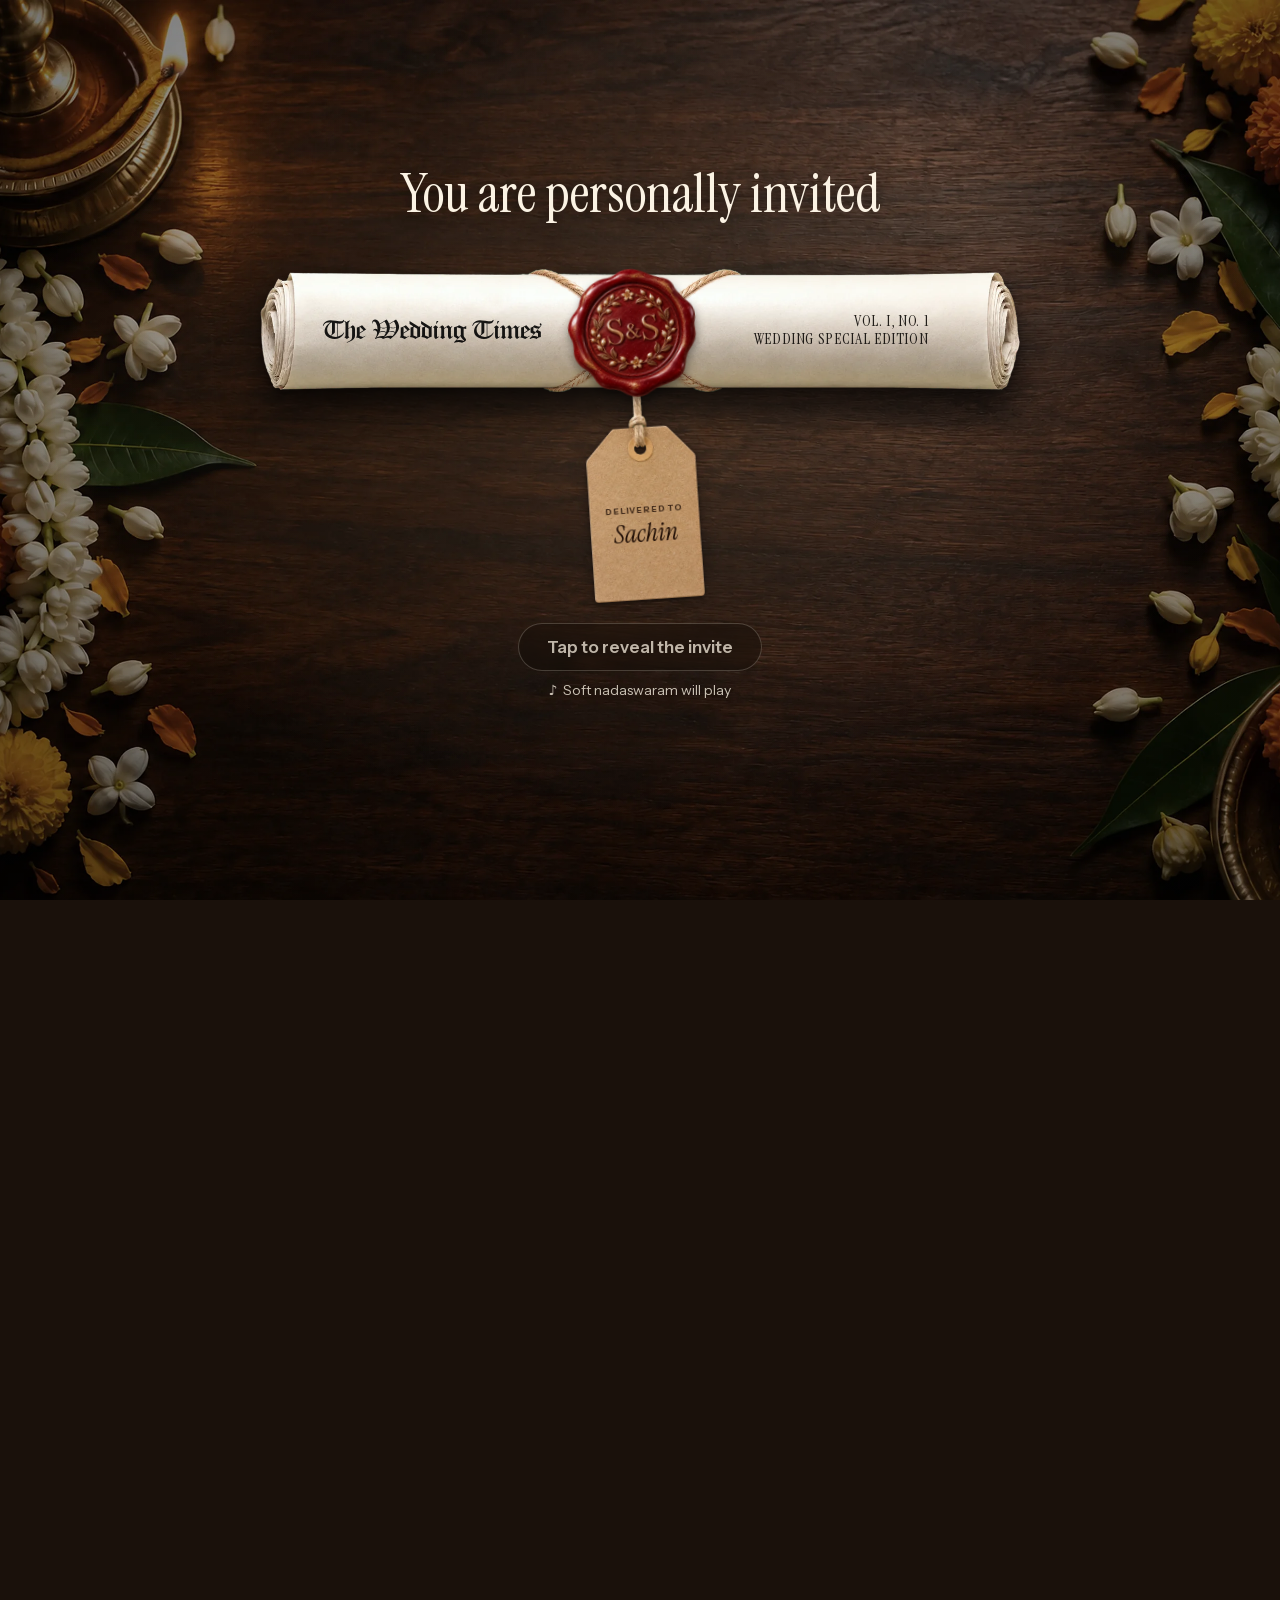
<file: 7rigs.html>
<!DOCTYPE html><html lang="en" class="instrument_serif_8c4ab588-module__AuOkkq__variable instrument_sans_fb055bc1-module__M68RZW__variable noto_serif_malayalam_5a750442-module__ylUfRa__variable anek_kannada_9212c491-module__RlVZbW__variable"><head><meta charSet="utf-8"/><meta name="viewport" content="width=device-width, initial-scale=1, viewport-fit=cover"/><link rel="preload" href="/_next/static/media/3ef111145c7c84aa-s.p.1fbpo5eshh5em.woff2" as="font" crossorigin="" type="font/woff2"/><link rel="preload" href="/_next/static/media/6b186f06197624ff-s.p.171shbaxyastj.woff2" as="font" crossorigin="" type="font/woff2"/><link rel="preload" href="/_next/static/media/7ebf22b5a21034f8-s.p.3j3877k49yy0l.woff2" as="font" crossorigin="" type="font/woff2"/><link rel="preload" href="/_next/static/media/e41d5df559864f9e-s.p.1g73gv09-xcb6.woff2" as="font" crossorigin="" type="font/woff2"/><link rel="preload" href="/brand/wordmark.svg" as="image"/><link rel="preload" as="image"/><link rel="preload" href="/ornaments/ganesh.svg" as="image"/><link rel="preload" href="/ornaments/with-left.svg" as="image"/><link rel="preload" href="/ornaments/ornament.svg" as="image"/><link rel="preload" href="/ornaments/icon-pin.svg" as="image"/><link rel="preload" href="/ornaments/line-left.svg" as="image"/><link rel="preload" href="/ornaments/line-right.svg" as="image"/><link rel="preload" href="/ornaments/heart.svg" as="image"/><link rel="preload" href="/delivery/seal.webp" as="image" type="image/webp"/><link rel="preload" href="/delivery/roll.webp" as="image" type="image/webp"/><link rel="preload" as="image" href="/delivery/twine.webp" fetchPriority="high"/><link rel="preload" href="/delivery/tag.webp" as="image" type="image/webp"/><link rel="stylesheet" href="/_next/static/chunks/2zbqgsrodcpcy.css" data-precedence="next"/><link rel="stylesheet" href="/_next/static/chunks/1s82vutrenr0d.css" data-precedence="next"/><link rel="preload" as="script" fetchPriority="low" href="/_next/static/chunks/3s6nzrbk-8mnv.js"/><script src="/_next/static/chunks/3450qyhportkm.js" async=""></script><script src="/_next/static/chunks/196x_tfexoucg.js" async=""></script><script src="/_next/static/chunks/3bawhkhjtuhib.js" async=""></script><script src="/_next/static/chunks/turbopack-3nn4ptv5os_lz.js" async=""></script><script src="/_next/static/chunks/3fntmmi971322.js" async=""></script><script src="/_next/static/chunks/0axdrs6tow-4n.js" async=""></script><script src="/_next/static/chunks/17ntx4fap6cll.js" async=""></script><script src="/_next/static/chunks/0iy8m4r74r-px.js" async=""></script><link rel="preload" href="/scene/table-portrait-oil.webp" as="image" type="image/webp" media="(max-aspect-ratio: 1/1)"/><link rel="preload" href="/scene/table-landscape-oil.webp" as="image" type="image/webp" media="(min-aspect-ratio: 1/1)"/><link rel="preload" href="/_next/static/chunks/3gni5upcg-yca.css" as="style"/><meta name="theme-color" content="#1a110b"/><title>Sachin, you are personally invited</title><meta name="description" content="Sneha &amp; Sudhanva are getting married. Sangeet 25 Nov and Wedding 26 Nov in Kochi."/><meta name="robots" content="noindex, nofollow"/><meta property="og:title" content="Sachin, you are personally invited"/><meta property="og:description" content="Sneha &amp; Sudhanva are getting married. Sangeet 25 Nov and Wedding 26 Nov in Kochi."/><meta property="og:image" content="https://roshanr-2006.github.io/og/7rigs.jpg"/><meta property="og:image:width" content="1200"/><meta property="og:image:height" content="630"/><meta property="og:image:alt" content="Sachin, you are personally invited"/><meta property="og:type" content="website"/><meta name="twitter:card" content="summary_large_image"/><meta name="twitter:title" content="Sachin, you are personally invited"/><meta name="twitter:description" content="Sneha &amp; Sudhanva are getting married. Sangeet 25 Nov and Wedding 26 Nov in Kochi."/><meta name="twitter:image" content="https://roshanr-2006.github.io/og/7rigs.jpg"/><link rel="icon" href="/favicon.ico?favicon.1d63w5u3_a0iu.ico" sizes="48x48" type="image/x-icon"/><link rel="icon" href="/icon.png?icon.2cc-btpuzl9oh.png" sizes="96x96" type="image/png"/><link rel="apple-touch-icon" href="/apple-icon.png?apple-icon.0wy86meb47rbk.png" sizes="180x180" type="image/png"/><meta name="next-size-adjust" content=""/><link rel="preload" as="image" href="/delivery/roll.webp" type="image/webp"/><link rel="preload" as="image" href="/delivery/seal.webp" type="image/webp"/><link rel="preload" as="image" href="/delivery/tag.webp" type="image/webp"/><link rel="preload" as="image" href="/scene/table-portrait-oil.webp" type="image/webp" media="(max-aspect-ratio: 1/1)"/><link rel="preload" as="image" href="/scene/table-landscape-oil.webp" type="image/webp" media="(min-aspect-ratio: 1/1)"/><script src="/_next/static/chunks/0cz1d0mv5g_q7.js" noModule=""></script></head><body><div hidden=""><!--$--><!--/$--></div><div class="edition-module__s-QfdG__root" data-edition="true" data-stage="sealed"><div class="scenes-module__tcJH9G__scenes" aria-hidden="true"><div class="scenes-module__tcJH9G__layer scenes-module__tcJH9G__home" data-scene="home"></div><div class="scenes-module__tcJH9G__layer scenes-module__tcJH9G__kochi" data-scene="kochi"></div><div class="scenes-module__tcJH9G__layer scenes-module__tcJH9G__karkala" data-scene="karkala"></div><div class="scenes-module__tcJH9G__layer scenes-module__tcJH9G__story" data-scene="story"></div><div class="scenes-module__tcJH9G__glow"></div><div class="scenes-module__tcJH9G__dim" data-dim="true"></div><div class="scenes-module__tcJH9G__mist scenes-module__tcJH9G__mistWarm" data-mist="kochi-back"></div><div class="scenes-module__tcJH9G__mist scenes-module__tcJH9G__mistCool" data-mist="karkala-back"></div><div class="scenes-module__tcJH9G__mist scenes-module__tcJH9G__mistRose" data-mist="story-back"></div></div><main class="edition-module__s-QfdG__main"><div data-front="true" class="edition-module__s-QfdG__front"><section id="front" aria-label="Front page" data-sheet="true" class="sheet-module__VwvCUW__sheet"><div class="sheet-module__VwvCUW__inner "><header class="front-module__mmu6Ra__masthead"><p class="front-module__mmu6Ra__topline">Celebration | Love | Promise | Happiness | Romance</p><h1 class="front-module__mmu6Ra__wordmark"><img src="/brand/wordmark.svg" alt="The Wedding Times" width="682" height="83"/></h1><div class="front-module__mmu6Ra__dateline"><span>Kochi, Kerala</span><span>25 &amp; 26 November, 2026</span><span class="front-module__mmu6Ra__forever">Forever &amp; Always</span></div></header><p class="front-module__mmu6Ra__kicker">A special edition for <strong data-kicker-name="true">Sachin</strong></p><h2 class="front-module__mmu6Ra__headline">THE BIG DAY IS HERE!</h2><figure class="front-module__mmu6Ra__cover"><img alt="Sneha and Sudhanva, foreheads touching, smiling" decoding="async" data-nimg="fill" class="front-module__mmu6Ra__coverImg" style="position:absolute;height:100%;width:100%;left:0;top:0;right:0;bottom:0;color:transparent" src="/photos/cover.jpg"/><figcaption class="front-module__mmu6Ra__names">Sneha <span class="front-module__mmu6Ra__amp" style="display:inline-block;line-height:0"><svg viewBox="-0.63 3.4 63.54 77.87" aria-hidden="true" focusable="false" style="height:1.08em;width:auto;vertical-align:-0.2em;overflow:visible"><path fill="currentColor" d="M11.95 79.27Q9.50 79.27 7.31 78.48Q5.11 77.69 3.67 76.25Q3.17 75.67 2.74 75.06Q2.30 74.45 1.94 73.73Q1.73 73.30 1.66 72.86Q1.58 72.43 1.58 72.07Q1.58 70.92 1.94 70.92Q2.09 70.92 2.45 71.50Q2.74 72.07 3.17 72.72Q3.60 73.37 4.18 73.80Q5.69 74.88 7.38 75.53Q9.07 76.18 10.87 76.18Q12.46 76.18 14 75.60Q15.55 75.02 16.99 73.73Q20.09 71.06 22.32 67.39Q24.55 63.72 26.35 59.26Q22.82 59.90 19.44 59.90Q15.19 59.90 11.77 58.75Q8.35 57.60 6.37 55.12Q4.39 52.63 4.39 48.74Q4.39 46.22 5.47 43.45Q6.55 40.68 8.64 38.02Q5.47 37.15 3.42 35.17Q1.37 33.19 1.37 29.66Q1.37 26.50 3.60 23.36Q5.83 20.23 9.94 18.14Q14.04 16.06 19.58 16.06Q21.10 16.06 22.79 16.38Q24.48 16.70 25.92 17.17Q27.36 17.64 28.01 18.07Q29.02 18.65 29.02 19.22Q29.02 19.51 28.73 19.62Q28.44 19.73 28.01 19.51Q26.86 18.94 24.70 18.43Q22.54 17.93 20.66 17.93Q15.91 17.93 12.56 19.76Q9.22 21.60 7.49 24.34Q5.76 27.07 5.76 29.74Q5.76 31.82 6.88 33.55Q7.99 35.28 10.30 36.07Q12.46 33.77 15.37 31.72Q18.29 29.66 21.89 28.01Q22.97 27.50 25.34 26.39Q27.72 25.27 30.74 23.76Q33.77 22.25 36.79 20.74Q37.80 16.63 39.42 13.14Q41.04 9.65 43.52 7.52Q46.01 5.40 49.54 5.40Q51.55 5.40 52.45 6.37Q53.35 7.34 53.35 8.78Q53.35 11.30 51.44 13.39Q49.54 15.48 46.40 17.32Q43.27 19.15 39.60 21.02Q38.74 23.18 37.94 25.70Q37.15 28.22 36.43 31.10Q41.33 29.23 45.79 27.79Q50.26 26.35 53.86 26.35Q57.24 26.35 59.08 27.86Q60.91 29.38 60.91 32.11Q60.91 34.85 58.97 38.74Q56.66 43.42 52.06 47.34Q47.45 51.26 41.65 54.11Q35.86 56.95 29.88 58.46Q28.08 64.37 25.74 69.19Q23.40 74.02 20.09 76.61Q18.36 77.98 16.24 78.62Q14.11 79.27 11.95 79.27M40.61 18.65Q43.49 17.06 45.90 15.37Q48.31 13.68 49.79 11.84Q51.26 10.01 51.26 7.99Q51.26 6.84 50.11 6.84Q49.75 6.84 49.03 7.06Q48.31 7.27 47.74 7.85Q46.44 9 44.53 11.66Q42.62 14.33 40.61 18.65M13.39 36.65L13.97 36.65Q18.94 36.65 24.08 35.17Q29.23 33.70 34.20 31.90Q34.78 29.59 35.28 27.29Q35.78 24.98 36.29 22.75Q33.41 24.19 30.67 25.56Q27.94 26.93 25.85 27.90Q23.76 28.87 22.75 29.30Q19.73 30.67 17.39 32.58Q15.05 34.49 13.39 36.65M30.38 56.74Q35.71 55.44 41 52.74Q46.30 50.04 50.58 46.30Q54.86 42.55 57.10 38.16Q58.32 35.71 58.32 33.77Q58.32 31.75 56.99 30.67Q55.66 29.59 53.28 29.59Q49.90 29.59 45.32 31.07Q40.75 32.54 35.64 34.34Q34.49 39.67 33.23 45.47Q31.97 51.26 30.38 56.74M22.25 57.82Q24.62 57.82 27.07 57.38Q28.80 52.56 30.31 46.94Q31.82 41.33 33.41 35.06Q28.94 36.58 24.41 37.73Q19.87 38.88 15.62 38.88Q13.82 38.88 11.95 38.66Q9.43 43.06 9.43 47.23Q9.43 50.90 11.12 53.24Q12.82 55.58 15.73 56.70Q18.65 57.82 22.25 57.82"></path></svg><span class="sr-only">&amp;</span></span> Sudhanva</figcaption></figure></div></section></div><div data-rest="true" class="edition-module__s-QfdG__rest" aria-hidden="true"><section id="invitation" aria-label="The invitation" data-sheet="true" class="sheet-module__VwvCUW__sheet"><div class="sheet-module__VwvCUW__inner invitation-module__HiYqpa__page"><div class="sheet-module__VwvCUW__strip"><span>Thursday, 26 November, 2026</span><span>Kochi, Kerala</span></div><img src="/ornaments/ganesh.svg" alt="" width="85" height="110" class="invitation-module__HiYqpa__ganesh"/><p class="invitation-module__HiYqpa__blessing">|| Shree Kuladevatha Prasanna ||</p><div class="invitation-module__HiYqpa__hosts"><p class="invitation-module__HiYqpa__parents"><span>Smt. M. Preetha</span><span class="invitation-module__HiYqpa__amp" style="display:inline-block;line-height:0"><svg viewBox="-0.63 3.4 63.54 77.87" aria-hidden="true" focusable="false" style="height:1.08em;width:auto;vertical-align:-0.2em;overflow:visible"><path fill="currentColor" d="M11.95 79.27Q9.50 79.27 7.31 78.48Q5.11 77.69 3.67 76.25Q3.17 75.67 2.74 75.06Q2.30 74.45 1.94 73.73Q1.73 73.30 1.66 72.86Q1.58 72.43 1.58 72.07Q1.58 70.92 1.94 70.92Q2.09 70.92 2.45 71.50Q2.74 72.07 3.17 72.72Q3.60 73.37 4.18 73.80Q5.69 74.88 7.38 75.53Q9.07 76.18 10.87 76.18Q12.46 76.18 14 75.60Q15.55 75.02 16.99 73.73Q20.09 71.06 22.32 67.39Q24.55 63.72 26.35 59.26Q22.82 59.90 19.44 59.90Q15.19 59.90 11.77 58.75Q8.35 57.60 6.37 55.12Q4.39 52.63 4.39 48.74Q4.39 46.22 5.47 43.45Q6.55 40.68 8.64 38.02Q5.47 37.15 3.42 35.17Q1.37 33.19 1.37 29.66Q1.37 26.50 3.60 23.36Q5.83 20.23 9.94 18.14Q14.04 16.06 19.58 16.06Q21.10 16.06 22.79 16.38Q24.48 16.70 25.92 17.17Q27.36 17.64 28.01 18.07Q29.02 18.65 29.02 19.22Q29.02 19.51 28.73 19.62Q28.44 19.73 28.01 19.51Q26.86 18.94 24.70 18.43Q22.54 17.93 20.66 17.93Q15.91 17.93 12.56 19.76Q9.22 21.60 7.49 24.34Q5.76 27.07 5.76 29.74Q5.76 31.82 6.88 33.55Q7.99 35.28 10.30 36.07Q12.46 33.77 15.37 31.72Q18.29 29.66 21.89 28.01Q22.97 27.50 25.34 26.39Q27.72 25.27 30.74 23.76Q33.77 22.25 36.79 20.74Q37.80 16.63 39.42 13.14Q41.04 9.65 43.52 7.52Q46.01 5.40 49.54 5.40Q51.55 5.40 52.45 6.37Q53.35 7.34 53.35 8.78Q53.35 11.30 51.44 13.39Q49.54 15.48 46.40 17.32Q43.27 19.15 39.60 21.02Q38.74 23.18 37.94 25.70Q37.15 28.22 36.43 31.10Q41.33 29.23 45.79 27.79Q50.26 26.35 53.86 26.35Q57.24 26.35 59.08 27.86Q60.91 29.38 60.91 32.11Q60.91 34.85 58.97 38.74Q56.66 43.42 52.06 47.34Q47.45 51.26 41.65 54.11Q35.86 56.95 29.88 58.46Q28.08 64.37 25.74 69.19Q23.40 74.02 20.09 76.61Q18.36 77.98 16.24 78.62Q14.11 79.27 11.95 79.27M40.61 18.65Q43.49 17.06 45.90 15.37Q48.31 13.68 49.79 11.84Q51.26 10.01 51.26 7.99Q51.26 6.84 50.11 6.84Q49.75 6.84 49.03 7.06Q48.31 7.27 47.74 7.85Q46.44 9 44.53 11.66Q42.62 14.33 40.61 18.65M13.39 36.65L13.97 36.65Q18.94 36.65 24.08 35.17Q29.23 33.70 34.20 31.90Q34.78 29.59 35.28 27.29Q35.78 24.98 36.29 22.75Q33.41 24.19 30.67 25.56Q27.94 26.93 25.85 27.90Q23.76 28.87 22.75 29.30Q19.73 30.67 17.39 32.58Q15.05 34.49 13.39 36.65M30.38 56.74Q35.71 55.44 41 52.74Q46.30 50.04 50.58 46.30Q54.86 42.55 57.10 38.16Q58.32 35.71 58.32 33.77Q58.32 31.75 56.99 30.67Q55.66 29.59 53.28 29.59Q49.90 29.59 45.32 31.07Q40.75 32.54 35.64 34.34Q34.49 39.67 33.23 45.47Q31.97 51.26 30.38 56.74M22.25 57.82Q24.62 57.82 27.07 57.38Q28.80 52.56 30.31 46.94Q31.82 41.33 33.41 35.06Q28.94 36.58 24.41 37.73Q19.87 38.88 15.62 38.88Q13.82 38.88 11.95 38.66Q9.43 43.06 9.43 47.23Q9.43 50.90 11.12 53.24Q12.82 55.58 15.73 56.70Q18.65 57.82 22.25 57.82"></path></svg><span class="sr-only">&amp;</span></span><span>Shri M. Rajesh</span></p><p class="invitation-module__HiYqpa__address">(MLA Road, Udayamperoor)</p></div><p class="invitation-module__HiYqpa__request">Request the pleasure of your company, along with your family and friends, on the auspicious occasion of the wedding ceremony of their beloved <!-- -->daughter</p><div class="invitation-module__HiYqpa__person"><p class="invitation-module__HiYqpa__name"><span class="invitation-module__HiYqpa__honorific">Chi. Sou.</span> <span>Sneha</span></p><p class="invitation-module__HiYqpa__lineage">(Granddaughter of Smt. Bhoomi Ammal &amp; Late Shri Madhusudhanan Potti, and Smt. Leelavathi Ammal &amp; Late Shri Rajagopala Kukkilaya)</p></div><div class="invitation-module__HiYqpa__with" aria-hidden="true"><img src="/ornaments/with-left.svg" alt="" width="108" height="17"/><span>with</span><img src="/ornaments/with-left.svg" alt="" width="108" height="17" class="invitation-module__HiYqpa__mirror"/></div><p class="sr-only">with</p><div class="invitation-module__HiYqpa__person"><p class="invitation-module__HiYqpa__name"><span class="invitation-module__HiYqpa__honorific">Chi.</span> <span>Sudhanva Acharya</span></p><p class="invitation-module__HiYqpa__parentsOf">(Son of Smt. Ambuja &amp; Shri. Muralidhara Acharya, Berke House, Sanoor)</p><p class="invitation-module__HiYqpa__lineage">(Grandson of Late Shri. Ramakrishna Bhat &amp; Late Smt. Leelavathi, and Late Smt. Ratnavathi &amp; Late Shri. Madhava Acharya, Sanoor)</p></div><img src="/ornaments/ornament.svg" alt="" width="599" height="67" class="sheet-module__VwvCUW__ornament sheet-module__VwvCUW__ornamentFlip invitation-module__HiYqpa__bottomOrnament"/></div></section><section class="arrival-module__558NYW__arrival" data-arrival="kochi" aria-label="The rituals begin in Kochi"><div class="arrival-module__558NYW__sign" data-sign="true"><p class="arrival-module__558NYW__eyebrow">The rituals begin in</p><p class="arrival-module__558NYW__place">Kochi</p><p class="arrival-module__558NYW__native"><span lang="ml">കൊച്ചിയിലേക്ക് സ്വാഗതം</span></p><span class="arrival-module__558NYW__rule" aria-hidden="true"></span><p class="arrival-module__558NYW__line">Sangeet &amp; Wedding · 25 &amp; 26 Nov</p></div></section><section id="kochi" aria-label="Sangeet &amp; Wedding, Kochi, Kerala" data-sheet="true" class="sheet-module__VwvCUW__sheet"><div class="sheet-module__VwvCUW__inner chapter-module__I6GCJa__page"><div class="sheet-module__VwvCUW__strip"><span>25 &amp; 26 November, 2026</span><span>Kochi, Kerala</span></div><img src="/ornaments/ornament.svg" alt="" width="599" height="67" class="sheet-module__VwvCUW__ornament  chapter-module__I6GCJa__topOrnament"/><p class="chapter-module__I6GCJa__kicker">The Kochi edition</p><h2 class="chapter-module__I6GCJa__title">Sangeet &amp; Wedding</h2><div class="chapter-module__I6GCJa__dates"><div class="chapter-module__I6GCJa__dateCard"><div class="chapter-module__I6GCJa__badge" aria-hidden="true"><span class="chapter-module__I6GCJa__badgeDay">Wed</span><span class="chapter-module__I6GCJa__badgeNum">25</span><span class="chapter-module__I6GCJa__badgeMonth">Nov</span></div><div class="chapter-module__I6GCJa__dateInfo"><p class="chapter-module__I6GCJa__dateEvent">Sangeet</p><p class="chapter-module__I6GCJa__dateDay">Wednesday<span class="sr-only">, <!-- -->25 November, 2026</span></p><p class="chapter-module__I6GCJa__dateTime">6:00 PM</p></div></div><div class="chapter-module__I6GCJa__dateCard"><div class="chapter-module__I6GCJa__badge" aria-hidden="true"><span class="chapter-module__I6GCJa__badgeDay">Thu</span><span class="chapter-module__I6GCJa__badgeNum">26</span><span class="chapter-module__I6GCJa__badgeMonth">Nov</span></div><div class="chapter-module__I6GCJa__dateInfo"><p class="chapter-module__I6GCJa__dateEvent">Wedding</p><p class="chapter-module__I6GCJa__dateDay">Thursday<span class="sr-only">, <!-- -->26 November, 2026</span></p><p class="chapter-module__I6GCJa__dateTime">9:31 AM</p><p class="chapter-module__I6GCJa__dateNote">Muhurtham · Dhanur Lagnam</p></div></div></div><div class="chapter-module__I6GCJa__ctaFull"><div class="chapter-module__I6GCJa__calWrap" data-align="stretch"><button type="button" class="chapter-module__I6GCJa__secondary" aria-haspopup="menu" aria-expanded="false" aria-controls="_R_15ikinpfdb_"><svg viewBox="0 0 24 24" width="18" height="18" aria-hidden="true"><rect x="3.5" y="5" width="17" height="15.5" rx="2" fill="none" stroke="currentColor" stroke-width="1.6"></rect><path d="M3.5 10h17M8 3v4M16 3v4M8.5 14.5h2M13.5 14.5h2M8.5 17.5h2" fill="none" stroke="currentColor" stroke-width="1.6" stroke-linecap="round"></path></svg>Add to calendar</button><div id="_R_15ikinpfdb_" class="chapter-module__I6GCJa__calMenu" role="menu"><a role="menuitem" href="https://calendar.google.com/calendar/render?action=TEMPLATE&amp;text=Sangeet+%C2%B7+Sneha+%26+Sudhanva&amp;dates=20261125T123000Z%2F20261125T163000Z&amp;details=6%3A00+PM%0AColour+code%3A+Beige+%26+cream&amp;location=Sree+Santhana+Gopala+Krishna+Temple%2C+Oottupura%2C+Muthukulangara%2C+Eroor+Road%2C+Tripunithura%2C+Ernakulam%2C+Kerala&amp;ctz=Asia%2FKolkata" target="_blank" rel="noopener noreferrer">Sangeet · Google Calendar</a><a role="menuitem" href="https://calendar.google.com/calendar/render?action=TEMPLATE&amp;text=Wedding+%C2%B7+Sneha+%26+Sudhanva&amp;dates=20261126T040100Z%2F20261126T070100Z&amp;details=9%3A31+AM%0AMuhurtham+%C2%B7+Dhanur+Lagnam&amp;location=Sree+Santhana+Gopala+Krishna+Temple%2C+Oottupura%2C+Muthukulangara%2C+Eroor+Road%2C+Tripunithura%2C+Ernakulam%2C+Kerala&amp;ctz=Asia%2FKolkata" target="_blank" rel="noopener noreferrer">Wedding · Google Calendar</a><a role="menuitem" href="/calendar/kochi.ics">Both · Apple or Outlook</a></div></div></div><hr class="chapter-module__I6GCJa__divider"/><section class="chapter-module__I6GCJa__detail" aria-label="Venue"><span class="chapter-module__I6GCJa__tile" aria-hidden="true"><img src="/ornaments/icon-pin.svg" alt="" width="40" height="40"/></span><div class="chapter-module__I6GCJa__detailBody"><p class="chapter-module__I6GCJa__detailTitle">Sree Santhana Gopala Krishna Temple, Oottupura</p><p class="chapter-module__I6GCJa__detailText">Muthukulangara, Eroor Road, Tripunithura, Ernakulam, Kerala</p></div><a class="chapter-module__I6GCJa__secondary" href="https://www.google.com/maps/dir/?api=1&amp;destination=Muthukulangara%20Sree%20Santhana%20Gopala%20Sree%20Krishna%20Swamy%20Temple%2C%20Eroor%20Rd%2C%20Eroor%20South%2C%20Ernakulam%2C%20Kerala%20682306" target="_blank" rel="noopener noreferrer">Get directions<svg viewBox="0 0 24 24" width="15" height="15" aria-hidden="true"><path d="M7 17L17 7M9 7h8v8" fill="none" stroke="currentColor" stroke-width="1.8" stroke-linecap="round" stroke-linejoin="round"></path></svg></a></section><div><hr class="chapter-module__I6GCJa__divider"/><section class="chapter-module__I6GCJa__detail" aria-label="Colour code for Sangeet"><span class="chapter-module__I6GCJa__tile" aria-hidden="true"><svg viewBox="0 0 24 24" width="40" height="40" aria-hidden="true"><g fill="none" stroke="currentColor" stroke-linecap="round" stroke-linejoin="round" stroke-width="1.7"><path d="M12 22a1 1 0 0 1 0-20a10 9 0 0 1 10 9a5 5 0 0 1-5 5h-2.25a1.75 1.75 0 0 0-1.4 2.8l.3.4a1.75 1.75 0 0 1-1.4 2.8z"></path><circle cx="13.5" cy="6.5" r=".6" fill="currentColor"></circle><circle cx="17.5" cy="10.5" r=".6" fill="currentColor"></circle><circle cx="6.5" cy="12.5" r=".6" fill="currentColor"></circle><circle cx="8.5" cy="7.5" r=".6" fill="currentColor"></circle></g></svg></span><div class="chapter-module__I6GCJa__detailBody"><p class="chapter-module__I6GCJa__detailTitle">Beige &amp; cream</p><p class="chapter-module__I6GCJa__detailText">Colour code for <!-- -->Sangeet</p><ul class="chapter-module__I6GCJa__swatches" aria-label="Beige &amp; cream colours" data-swatches="true"><li><span data-swatch="true" class="chapter-module__I6GCJa__swatch" style="background:#FBF5E6" aria-hidden="true"></span><span class="chapter-module__I6GCJa__swatchName">Ivory</span></li><li><span data-swatch="true" class="chapter-module__I6GCJa__swatch" style="background:#F0E3C8" aria-hidden="true"></span><span class="chapter-module__I6GCJa__swatchName">Cream</span></li><li><span data-swatch="true" class="chapter-module__I6GCJa__swatch" style="background:#DCC6A0" aria-hidden="true"></span><span class="chapter-module__I6GCJa__swatchName">Beige</span></li><li><span data-swatch="true" class="chapter-module__I6GCJa__swatch" style="background:#C6A778" aria-hidden="true"></span><span class="chapter-module__I6GCJa__swatchName">Sand</span></li></ul></div></section></div><div class="chapter-module__I6GCJa__wishes"><p class="chapter-module__I6GCJa__wishesLabel"><img src="/ornaments/line-left.svg" alt="" width="66" height="12"/><span>With Best Wishes From</span><img src="/ornaments/line-right.svg" alt="" width="66" height="12"/></p><p class="chapter-module__I6GCJa__wishesName">Roshan R</p></div><img src="/ornaments/ornament.svg" alt="" width="599" height="67" class="sheet-module__VwvCUW__ornament sheet-module__VwvCUW__ornamentFlip chapter-module__I6GCJa__bottomOrnament"/></div></section><section class="arrival-module__558NYW__arrival" data-arrival="story" aria-label="And now Meet the couple"><div class="arrival-module__558NYW__sign" data-sign="true"><p class="arrival-module__558NYW__eyebrow">And now</p><p class="arrival-module__558NYW__place">Meet the couple</p><p class="arrival-module__558NYW__native"><span lang="ml">സ്നേഹ</span><span lang="en">&amp;</span><span lang="kn">ಸುಧನ್ವ</span></p><span class="arrival-module__558NYW__rule" aria-hidden="true"></span><p class="arrival-module__558NYW__line">Kerala weds Karnataka</p></div></section><section id="story" aria-label="Our story" data-sheet="true" class="sheet-module__VwvCUW__sheet"><div class="sheet-module__VwvCUW__inner story-module__JVG59G__page"><div class="sheet-module__VwvCUW__strip"><span>Thursday, 26 November, 2026</span><span>Kochi, Kerala</span></div><img src="/ornaments/ornament.svg" alt="" width="599" height="67" class="sheet-module__VwvCUW__ornament  story-module__JVG59G__topOrnament"/><p class="story-module__JVG59G__kicker">Our story</p><article class="story-module__JVG59G__row"><figure class="story-module__JVG59G__photo"><img alt="Sudhanva and Sneha hugging in the misty hills" loading="lazy" decoding="async" data-nimg="fill" class="story-module__JVG59G__img story-module__JVG59G__hills" style="position:absolute;height:100%;width:100%;left:0;top:0;right:0;bottom:0;color:transparent" src="/photos/hills.jpg"/></figure><div class="story-module__JVG59G__text"><h2 class="story-module__JVG59G__heading">An Arranged Beginning</h2><p class="story-module__JVG59G__body"><span class="story-module__JVG59G__drop">W</span>hat began with a simple exchange of biodatas soon became something neither of us expected. Our first call was a little nervous, but the next night, a two-and-a-half-hour conversation changed everything. We talked about marriage, dreams and expectations, and found a comfort that felt surprisingly natural.</p></div></article><article class="story-module__JVG59G__row story-module__JVG59G__flip"><figure class="story-module__JVG59G__photo"><img alt="Sudhanva holding Sneha in a warmly lit café" loading="lazy" decoding="async" data-nimg="fill" class="story-module__JVG59G__img story-module__JVG59G__cafe" style="position:absolute;height:100%;width:100%;left:0;top:0;right:0;bottom:0;color:transparent" src="/photos/cafe.jpg"/></figure><div class="story-module__JVG59G__text"><h2 class="story-module__JVG59G__heading">Became a Love we<!-- --> <span class="story-module__JVG59G__keep">chose<img src="/ornaments/heart.svg" alt="" width="33" height="39" class="story-module__JVG59G__heart"/></span></h2><p class="story-module__JVG59G__body">Two weeks later, Sudhanva came to Kochi, and we finally met. From café to waterfalls, and quiet moments together, those two days made us feel comfortable, safe and connected. As the days passed, our conversations grew deeper and our bond stronger. Somewhere along the way, an arranged beginning became a love we chose, and a person we knew we wanted beside us for all the chapters ahead.</p></div></article><img src="/ornaments/ornament.svg" alt="" width="599" height="67" class="sheet-module__VwvCUW__ornament sheet-module__VwvCUW__ornamentFlip story-module__JVG59G__bottomOrnament"/></div></section><section id="pictures" aria-label="In pictures" data-sheet="true" class="sheet-module__VwvCUW__sheet"><div class="sheet-module__VwvCUW__inner pictures-module__XvCPHG__page"><div class="sheet-module__VwvCUW__strip"><span>Thursday, 26 November, 2026</span><span>Kochi, Kerala</span></div><img src="/ornaments/ornament.svg" alt="" width="599" height="67" class="sheet-module__VwvCUW__ornament  pictures-module__XvCPHG__ornament"/><h2 class="pictures-module__XvCPHG__title">In Pictures</h2><div class="pictures-module__XvCPHG__viewport" role="region" aria-roledescription="carousel" aria-label="Photos of Sneha and Sudhanva" tabindex="0"><div class="pictures-module__XvCPHG__container"><figure class="pictures-module__XvCPHG__slide" data-active="true"><div class="pictures-module__XvCPHG__frame"><img alt="Sneha and Sudhanva" loading="lazy" decoding="async" data-nimg="fill" class="pictures-module__XvCPHG__media" style="position:absolute;height:100%;width:100%;left:0;top:0;right:0;bottom:0;color:transparent" src="/photos/ours/01-by-the-window.jpg"/></div></figure><figure class="pictures-module__XvCPHG__slide"><div class="pictures-module__XvCPHG__frame"><img alt="Sneha and Sudhanva" loading="lazy" decoding="async" data-nimg="fill" class="pictures-module__XvCPHG__media" style="position:absolute;height:100%;width:100%;left:0;top:0;right:0;bottom:0;color:transparent" src="/photos/ours/02-all-smiles.jpg"/></div></figure><figure class="pictures-module__XvCPHG__slide"><div class="pictures-module__XvCPHG__frame"><img alt="Sneha and Sudhanva" loading="lazy" decoding="async" data-nimg="fill" class="pictures-module__XvCPHG__media" style="position:absolute;height:100%;width:100%;left:0;top:0;right:0;bottom:0;color:transparent" src="/photos/ours/03-in-mundu-and-saree.jpg"/></div></figure><figure class="pictures-module__XvCPHG__slide"><div class="pictures-module__XvCPHG__frame"><img alt="Sneha and Sudhanva" loading="lazy" decoding="async" data-nimg="fill" class="pictures-module__XvCPHG__media" style="position:absolute;height:100%;width:100%;left:0;top:0;right:0;bottom:0;color:transparent" src="/photos/ours/04-out-for-a-ride.jpg"/></div></figure><figure class="pictures-module__XvCPHG__slide"><div class="pictures-module__XvCPHG__frame"><img alt="Sneha and Sudhanva" loading="lazy" decoding="async" data-nimg="fill" class="pictures-module__XvCPHG__media" style="position:absolute;height:100%;width:100%;left:0;top:0;right:0;bottom:0;color:transparent" src="/photos/ours/05-us-being-us.jpg"/></div></figure></div></div><div class="pictures-module__XvCPHG__controls"><button type="button" class="pictures-module__XvCPHG__arrow" aria-label="Previous photo"><svg viewBox="0 0 24 24" width="18" height="18" aria-hidden="true"><path d="M15 5l-7 7 7 7" fill="none" stroke="currentColor" stroke-width="1.6" stroke-linecap="round" stroke-linejoin="round"></path></svg></button><div class="pictures-module__XvCPHG__dots" role="tablist" aria-label="Choose photo"><button type="button" role="tab" aria-selected="true" aria-label="Photo 1 of 5" data-active="true"></button><button type="button" role="tab" aria-selected="false" aria-label="Photo 2 of 5"></button><button type="button" role="tab" aria-selected="false" aria-label="Photo 3 of 5"></button><button type="button" role="tab" aria-selected="false" aria-label="Photo 4 of 5"></button><button type="button" role="tab" aria-selected="false" aria-label="Photo 5 of 5"></button></div><button type="button" class="pictures-module__XvCPHG__arrow" aria-label="Next photo"><svg viewBox="0 0 24 24" width="18" height="18" aria-hidden="true"><path d="M9 5l7 7-7 7" fill="none" stroke="currentColor" stroke-width="1.6" stroke-linecap="round" stroke-linejoin="round"></path></svg></button></div></div></section><footer class="finale-module__i6MTcG__foot" data-finale="true"><img src="/delivery/seal.webp" alt="" width="560" height="560" class="finale-module__i6MTcG__seal"/><p class="finale-module__i6MTcG__line">Your presence itself is a gift</p><div class="finale-module__i6MTcG__ctas"><button type="button" class="finale-module__i6MTcG__cta finale-module__i6MTcG__primary"><svg viewBox="0 0 24 24" width="18" height="18" aria-hidden="true"><path d="M4 12a8 8 0 1 0 2.4-5.7M4 4v4.5h4.5" fill="none" stroke="currentColor" stroke-width="1.8" stroke-linecap="round" stroke-linejoin="round"></path></svg>Replay the invite</button><button type="button" class="finale-module__i6MTcG__cta"><svg viewBox="0 0 24 24" width="18" height="18" aria-hidden="true"><path d="M12 19V5M6 11l6-6 6 6" fill="none" stroke="currentColor" stroke-width="1.8" stroke-linecap="round" stroke-linejoin="round"></path></svg>Back to top</button></div></footer></div></main><div class="scenes-module__tcJH9G__front" aria-hidden="true"><div class="scenes-module__tcJH9G__mist scenes-module__tcJH9G__smokeWarm" data-mist="kochi-front"></div><div class="scenes-module__tcJH9G__mist scenes-module__tcJH9G__smokeWarm" data-mist="story-front"></div><div class="scenes-module__tcJH9G__turn"><div class="scenes-module__tcJH9G__mist scenes-module__tcJH9G__mistCool" data-mist="karkala-front"></div></div></div><div data-delivery="true" class="delivery-module__PHkFSa__stage" role="button" tabindex="0" aria-label="You are personally invited. Open your invitation, delivered to Sachin"><div class="delivery-module__PHkFSa__group"><div data-chrome="true" class="delivery-module__PHkFSa__heading"><p data-kicker="true" class="delivery-module__PHkFSa__kicker">You are personally invited</p></div><div data-roll="true" class="delivery-module__PHkFSa__roll"><div data-shade="true" class="delivery-module__PHkFSa__shade" aria-hidden="true"></div><img class="delivery-module__PHkFSa__rollImg" src="/delivery/roll.webp" alt="" width="1500" height="243" fetchPriority="high"/><div data-print="true" class="delivery-module__PHkFSa__print" aria-hidden="true"><img class="delivery-module__PHkFSa__printMark" src="/brand/wordmark.svg" alt="" width="682" height="83"/><span class="delivery-module__PHkFSa__printIssue"><span>Vol. I, No. 1</span><span>Wedding Special Edition</span></span></div><img data-twine="true" class="delivery-module__PHkFSa__twine" src="/delivery/twine.webp" alt="" width="1500" height="243" fetchPriority="high"/><div data-tag="true" class="delivery-module__PHkFSa__tag"><img src="/delivery/tag.webp" alt="" width="330" height="772" fetchPriority="high"/><div class="delivery-module__PHkFSa__tagText"><span class="delivery-module__PHkFSa__tagLabel">Delivered to</span><span class="delivery-module__PHkFSa__tagName" style="font-size:calc(var(--name-base) * 0.165)">Sachin</span></div></div><div class="delivery-module__PHkFSa__sealPos"><img data-seal="true" class="delivery-module__PHkFSa__seal" src="/delivery/seal.webp" alt="" width="560" height="560" fetchPriority="high"/></div></div><div data-cta="true" class="delivery-module__PHkFSa__cta"><span data-pill="true" class="delivery-module__PHkFSa__pill">Tap to reveal the invite</span><span class="delivery-module__PHkFSa__music"><span class="delivery-module__PHkFSa__musicLine">Soft nadaswaram will play</span></span></div></div></div></div><!--$--><!--/$--><noscript><style>[data-front]{clip-path:none!important}[data-rest],[data-rest] [data-sheet]{visibility:visible!important;opacity:1!important;transform:none!important}[data-delivery]{display:none!important}[data-sign]{visibility:visible!important;opacity:1!important}html{overflow:auto!important}</style></noscript><script src="/_next/static/chunks/3s6nzrbk-8mnv.js" id="_R_" async=""></script><script>(self.__next_f=self.__next_f||[]).push([0])</script><script>self.__next_f.push([1,"1:\"$Sreact.fragment\"\n2:I[39756,[\"/_next/static/chunks/3fntmmi971322.js\"],\"default\"]\n3:I[37457,[\"/_next/static/chunks/3fntmmi971322.js\"],\"default\"]\n4:I[22016,[\"/_next/static/chunks/3fntmmi971322.js\",\"/_next/static/chunks/0axdrs6tow-4n.js\"],\"\"]\n7:I[97367,[\"/_next/static/chunks/3fntmmi971322.js\"],\"OutletBoundary\"]\n8:\"$Sreact.suspense\"\nb:I[97367,[\"/_next/static/chunks/3fntmmi971322.js\"],\"ViewportBoundary\"]\nd:I[97367,[\"/_next/static/chunks/3fntmmi971322.js\"],\"MetadataBoundary\"]\nf:I[68027,[\"/_next/static/chunks/3fntmmi971322.js\"],\"default\",1]\n:HL[\"/_next/static/chunks/2zbqgsrodcpcy.css\",\"style\"]\n:HL[\"/_next/static/media/3ef111145c7c84aa-s.p.1fbpo5eshh5em.woff2\",\"font\",{\"crossOrigin\":\"\",\"type\":\"font/woff2\"}]\n:HL[\"/_next/static/media/6b186f06197624ff-s.p.171shbaxyastj.woff2\",\"font\",{\"crossOrigin\":\"\",\"type\":\"font/woff2\"}]\n:HL[\"/_next/static/media/7ebf22b5a21034f8-s.p.3j3877k49yy0l.woff2\",\"font\",{\"crossOrigin\":\"\",\"type\":\"font/woff2\"}]\n:HL[\"/_next/static/media/e41d5df559864f9e-s.p.1g73gv09-xcb6.woff2\",\"font\",{\"crossOrigin\":\"\",\"type\":\"font/woff2\"}]\n:HL[\"/_next/static/chunks/1s82vutrenr0d.css\",\"style\"]\n:HL[\"/delivery/roll.webp\",\"image\",{\"type\":\"image/webp\"}]\n:HL[\"/delivery/seal.webp\",\"image\",{\"type\":\"image/webp\"}]\n:HL[\"/delivery/tag.webp\",\"image\",{\"type\":\"image/webp\"}]\n:HL[\"/scene/table-portrait-oil.webp\",\"image\",{\"type\":\"image/webp\",\"media\":\"(max-aspect-ratio: 1/1)\"}]\n:HL[\"/scene/table-landscape-oil.webp\",\"image\",{\"type\":\"image/webp\",\"media\":\"(min-aspect-ratio: 1/1)\"}]\n:HL[\"/brand/wordmark.svg\",\"image\"]\n:HL[\"/_next/static/chunks/3gni5upcg-yca.css\",\"style\"]\n5:[\"$\",\"style\",null,{\"children\":\"[data-front]{clip-path:none!important}[data-rest],[data-rest] [data-sheet]{visibility:visible!important;opacity:1!important;transform:none!important}[data-delivery]{display:none!important}[data-sign]{visibility:visible!important;opacity:1!important}html{overflow:auto!important}\"}]\na:X\n0:{\"P\":null,\"c\":[\"\",\"7rigs\"],\"q\":\"\",\"i\":false,\"f\":[[[\"\",{\"children\":[[\"code\",\"7rigs\",\"d\",[\"calendar\",\"og\"]],{\"children\":[\"__PAGE__\",{},\"$undefined\",\"$undefined\",4608]},\"$undefined\",\"$undefined\",4608]},\"$undefined\",\"$undefined\",4624],[[\"$\",\"$1\",\"c\",{\"children\":[[[\"$\",\"link\",\"0\",{\"rel\":\"stylesheet\",\"href\":\"/_next/static/chunks/2zbqgsrodcpcy.css\",\"precedence\":\"next\",\"crossOrigin\":\"$undefined\",\"nonce\":\"$undefined\"}],[\"$\",\"script\",\"script-0\",{\"src\":\"/_next/static/chunks/3fntmmi971322.js\",\"async\":true,\"nonce\":\"$undefined\"}]],[\"$\",\"html\",null,{\"lang\":\"en\",\"className\":\"instrument_serif_8c4ab588-module__AuOkkq__variable instrument_sans_fb055bc1-module__M68RZW__variable noto_serif_malayalam_5a750442-module__ylUfRa__variable anek_kannada_9212c491-module__RlVZbW__variable\",\"children\":[[\"$\",\"head\",null,{\"children\":[[\"$\",\"link\",null,{\"rel\":\"preload\",\"as\":\"image\",\"href\":\"/delivery/roll.webp\",\"type\":\"image/webp\"}],[\"$\",\"link\",null,{\"rel\":\"preload\",\"as\":\"image\",\"href\":\"/delivery/seal.webp\",\"type\":\"image/webp\"}],[\"$\",\"link\",null,{\"rel\":\"preload\",\"as\":\"image\",\"href\":\"/delivery/tag.webp\",\"type\":\"image/webp\"}],[\"$\",\"link\",null,{\"rel\":\"preload\",\"as\":\"image\",\"href\":\"/scene/table-portrait-oil.webp\",\"type\":\"image/webp\",\"media\":\"(max-aspect-ratio: 1/1)\"}],[\"$\",\"link\",null,{\"rel\":\"preload\",\"as\":\"image\",\"href\":\"/scene/table-landscape-oil.webp\",\"type\":\"image/webp\",\"media\":\"(min-aspect-ratio: 1/1)\"}]]}],[\"$\",\"body\",null,{\"children\":[[\"$\",\"$L2\",null,{\"parallelRouterKey\":\"children\",\"error\":\"$undefined\",\"errorStyles\":\"$undefined\",\"errorScripts\":\"$undefined\",\"template\":[\"$\",\"$L3\",null,{}],\"templateStyles\":\"$undefined\",\"templateScripts\":\"$undefined\",\"notFound\":[[\"$\",\"main\",null,{\"className\":\"not-found-module__sxuMuG__wrap\",\"children\":[\"$\",\"div\",null,{\"className\":\"not-found-module__sxuMuG__sheet\",\"children\":[[\"$\",\"img\",null,{\"src\":\"/brand/wordmark.svg\",\"alt\":\"The Wedding Times\",\"width\":682,\"height\":83,\"className\":\"not-found-module__sxuMuG__mark\"}],[\"$\",\"p\",null,{\"className\":\"not-found-module__sxuMuG__title\",\"children\":\"This page isn't in today's edition.\"}],[\"$\",\"p\",null,{\"className\":\"not-found-module__sxuMuG__body\",\"children\":\"Check the link you were sent, or read the front page.\"}],[\"$\",\"$L4\",null,{\"href\":\"/\",\"className\":\"not-found-module__sxuMuG__button\",\"children\":\"Read the front page\"}]]}]}],[[\"$\",\"link\",\"0\",{\"rel\":\"stylesheet\",\"href\":\"/_next/static/chunks/3gni5upcg-yca.css\",\"precedence\":\"next\",\"crossOrigin\":\"$undefined\",\"nonce\":\"$undefined\"}]]],\"forbidden\":\"$undefined\",\"unauthorized\":\"$undefined\"}],[\"$\",\"noscript\",null,{\"children\":\"$5\"}]]}]]}]]}],{\"children\":[[\"$\",\"$1\",\"c\",{\"children\":[null,[\"$\",\"$L2\",null,{\"parallelRouterKey\":\"children\",\"error\":\"$undefined\",\"errorStyles\":\"$undefined\",\"errorScripts\":\"$undefined\",\"template\":[\"$\",\"$L3\",null,{}],\"templateStyles\":\"$undefined\",\"templateScripts\":\"$undefined\",\"notFound\":\"$undefined\",\"forbidden\":\"$undefined\",\"unauthorized\":\"$undefined\"}]]}],{\"children\":[[\"$\",\"$1\",\"c\",{\"children\":[\"$L6\",[[\"$\",\"link\",\"0\",{\"rel\":\"stylesheet\",\"href\":\"/_next/static/chunks/1s82vutrenr0d.css\",\"precedence\":\"next\",\"crossOrigin\":\"$undefined\",\"nonce\":\"$undefined\"}],[\"$\",\"script\",\"script-0\",{\"src\":\"/_next/static/chunks/17ntx4fap6cll.js\",\"async\":true,\"nonce\":\"$undefined\"}],[\"$\",\"script\",\"script-1\",{\"src\":\"/_next/static/chunks/0iy8m4r74r-px.js\",\"async\":true,\"nonce\":\"$undefined\"}]],[\"$\",\"$L7\",null,{\"children\":[\"$\",\"$8\",null,{\"name\":\"Next.MetadataOutlet\",\"children\":\"$@9\"}]}]]}],{},null,false,null]},null,false,\"$a\"]},null,false,null],[\"$\",\"$1\",\"h\",{\"children\":[null,[\"$\",\"$Lb\",null,{\"children\":\"$Lc\"}],[\"$\",\"div\",null,{\"hidden\":true,\"children\":[\"$\",\"$Ld\",null,{\"children\":[\"$\",\"$8\",null,{\"name\":\"Next.Metadata\",\"children\":\"$Le\"}]}]}],[\"$\",\"meta\",null,{\"name\":\"next-size-adjust\",\"content\":\"\"}]]}],false]],\"m\":\"$undefined\",\"G\":[\"$f\",[[\"$\",\"link\",\"0\",{\"rel\":\"stylesheet\",\"href\":\"/_next/static/chunks/2zbqgsrodcpcy.css\",\"precedence\":\"next\",\"crossOrigin\":\"$undefined\",\"nonce\":\"$undefined\"}]]],\"S\":true,\"h\":null,\"r\":\"$undefined\",\"s\":\"$undefined\",\"a\":\"$undefined\",\"l\":\"$undefined\",\"p\":\"$undefined\",\"d\":\"$undefined\",\"b\":\"hlM8CCZkRKswcZhM6axo2\"}\n10:I[33830,[\"/_next/static/chunks/3fntmmi971322.js\",\"/_next/static/chunks/17ntx4fap6cll.js\",\"/_next/static/chunks/0iy8m4r74r-px.js\"],\"Edition\"]\n11:I[5500,[\"/_next/static/chunks/3fntmmi971322.js\",\"/_next/static/chunks/17ntx4fap6cll.js\",\"/_next/static/chunks/0iy8m4r74r-px.js\"],\"Image\"]\na:C\n12:T9be,M11.95 79.27Q9.50 79.27 7.31 78.48Q5.11 77.69 3.67 76.25Q3.17 75.67 2.74 75.06Q2.30 74.45 1.94 73.73Q1.73 73.30 1.66 72.86Q1.58 72.43 1.58 72.07Q1.58 70.92 1.94 70.92Q2.09 70.92 2.45 71.50Q2.74 72.07 3.17 72.72Q3.60 73.37 4.18 73.80Q5.69 74.88 7.38 75.53Q9.07 76.18 10.87 76.18Q12.46 76.18 14 75.60Q15.55 75.02 16.99 73.73Q20.09 71.06 22.32 67.39Q24.55 63.72 26.35 59.26Q22.82 59.90 19.44 59.90Q15.19 59.90 11.77 58.75Q8.35 57.60 6.37 55.12Q4.39 52.63 4.39 48.74Q4.39 46.22 5.47 43.45Q6.55 40.68 8.64 38.02Q5.47 37.15 3.42 35.17Q1.37 33.19 1.37 29.66Q1.37 26.50 3.60 23.36Q5.83 20.23 9.94 18.14Q14.04 16.06 19.58 16.06Q21.10 16.06 22.79 16.38Q24.48 16.70 25.92 17.17Q27.36 17.64 28.01 18.07Q29.02 18.65 29.02 19.22Q29.02 19.51 28.73 19.62Q28.44 19.73 28.01 19.51Q26.86 18.94 24.70 18.43Q22.54 17.93 20.66 17.93Q15.91 17.93 12.56 19.76Q9.22 21.60 7.49 24.34Q5.76 27.07 5.76 29.74Q5.76 31.82 6.88 33.55Q7.99 35.28 10.30 36.07Q12.46 33.77 15.37 31.72Q18.29 29.66 21.89 28.01Q22.97 27.50 25.34 26.39Q27.72 25.27 30.74 23.76Q33.77 22.25 36.79 20.74Q37.80 16.63 39.42 13.14Q41.04 9.65 43.52 7.52Q46.01 5.40 49.54 5.40Q51.55 5.40 52.45 6.37Q53.35 7.34 53.35 8.78Q53.35 11.30 51.44 13.39Q49.54 15.48 46.40 17.32Q43.27 19.15 39.60 21.02Q38.74 23.18 37.94 25.70Q37.15 28.22 36.43 31.10Q41.33 29.23 45.79 27.79Q50.26 26.35 53.86 26.35Q57.24 26.35 59.08 27.86Q60.91 29.38 60.91 32.11Q60.91 34.85 58.97 38.74Q56.66 43.42 52.06 47.34Q47.45 51.26 41.65 54.11Q35.86 56.95 29.88 58.46Q28.08 64.37 25.74 69.19Q23.40 74.02 20.09 76.61Q18.36 77.98 16.24 78.62Q14.11 79.27 11.95 79.27M40.61 18.65Q43.49 17.06 45.90 15.37Q48.31 13.68 49.79 11.84Q51.26 10.01 51.26 7.99Q51.26 6.84 50.11 6.84Q49.75 6.84 49.03 7.06Q48.31 7.27 47.74 7.85Q46.44 9 44.53 11.66Q42.62 14.33 40.61 18.65M13.39 36.65L13.97 36.65Q18.94 36.65 24.08 35.17Q29.23 33.70 34.20 31.90Q34.78 29.59 35.28 27.29Q35.78 24.98 36.29 22.75Q33.41 24.19 30.67 25.56Q27.94 26.93 25.85 27.90Q23.76 28.87 22.75 29.30Q19.73 30.67 17.39 32.58Q15.05 34.49 13.39 36.65M30.38 56.74Q35.71 55.44 41 52.74Q46.30 50.04 50.58 46.30Q54.86 42.55 57.10 38.16Q58.32 35.71 58.32 33.77Q58.32 31.75 56.99 30.67Q55.66 29.59 53.28 29.59Q49.90 29.59 45.32 31.07Q40.75 32.54 35.64 34.34Q34.49 39.67 33.23 45.47Q31.97 51.26 30.38 56.74M22.25 57.82Q24.62 57.82 27.07 57.38Q28.80 52.56 30.31 46.94Q31.82 41.33 33.41 35.06Q28.94 36.58 24.41 37.73Q19.87 38.88 15.62 38.88Q13.82 38.88 11.95 38.66Q9.43 43.06 9.43 47.23Q9.43 50.90 11.12 53.24Q12.82 55.58 15.73 56.70Q18.65 57.82 22.25 57.826:[\"$\",\"$L10\",null,{\"guestName\":\"Sachin\",\"storageKey\":\"wt:opened:7rigs\",\"audioSrc\":\"/audio/nadaswaram.mp3\",\"audioLoopEnd\":169,\"front\":[\"$\",\"section\",null,{\"id\":\"front\",\"aria-label\":\"Front page\",\"data-sheet\":true,\"className\":\"sheet-module__VwvCUW__sheet\",\"children\":[\"$\",\"div\",null,{\"className\":\"sheet-module__VwvCUW__inner \",\"children\":[[\"$\",\"header\",null,{\"className\":\"front-module__mmu6Ra__masthead\",\"children\":[[\"$\",\"p\",null,{\"className\":\"front-module__mmu6Ra__topline\",\"children\":\"Celebration | Love | Promise | Happiness | Romance\"}],[\"$\",\"h1\",null,{\"className\":\"front-module__mmu6Ra__wordmark\",\"children\":[\"$\",\"img\",null,{\"src\":\"/brand/wordmark.svg\",\"alt\":\"The Wedding Times\",\"width\":682,\"height\":83}]}],[\"$\",\"div\",null,{\"className\":\"front-module__mmu6Ra__dateline\",\"children\":[[\"$\",\"span\",null,{\"children\":\"Kochi, Kerala\"}],[\"$\",\"span\",null,{\"children\":\"25 & 26 November, 2026\"}],[\"$\",\"span\",null,{\"className\":\"front-module__mmu6Ra__forever\",\"children\":\"Forever & Always\"}]]}]]}],[\"$\",\"p\",null,{\"className\":\"front-module__mmu6Ra__kicker\",\"children\":[\"A special edition for \",[\"$\",\"strong\",null,{\"data-kicker-name\":true,\"children\":\"Sachin\"}]]}],[\"$\",\"h2\",null,{\"className\":\"front-module__mmu6Ra__headline\",\"children\":\"THE BIG DAY IS HERE!\"}],[\"$\",\"figure\",null,{\"className\":\"front-module__mmu6Ra__cover\",\"children\":[[\"$\",\"$L11\",null,{\"src\":\"/photos/cover.jpg\",\"alt\":\"Sneha and Sudhanva, foreheads touching, smiling\",\"fill\":true,\"priority\":true,\"sizes\":\"(max-width: 780px) 100vw, 760px\",\"className\":\"front-module__mmu6Ra__coverImg\"}],[\"$\",\"figcaption\",null,{\"className\":\"front-module__mmu6Ra__names\",\"children\":[\"Sneha \",[\"$\",\"span\",null,{\"className\":\"front-module__mmu6Ra__amp\",\"style\":{\"display\":\"inline-block\",\"lineHeight\":0},\"children\":[[\"$\",\"svg\",null,{\"viewBox\":\"-0.63 3.4 63.54 77.87\",\"aria-hidden\":\"true\",\"focusable\":\"false\",\"style\":{\"height\":\"1.08em\",\"width\":\"auto\",\"verticalAlign\":\"-0.2em\",\"overflow\":\"visible\"},\"children\":[\"$\",\"path\",null,{\"fill\":\"currentColor\",\"d\":\"$12\"}]}],\"$L13\"]}],\" Sudhanva\"]}]]}]]}]}],\"children\":[\"$L14\",[\"$L15\"],\"$L17\",\"$L18\",\"$L19\",\"$L1a\"]}]\n25:I[65549,[\"/_next/static/chunks/3fntmmi971322.js\",\"/_next/static/chunks/17ntx4fap6cll.js\",\"/_next/static/chunks/0iy8m4r74r-px.js\"],\"CalendarButton\"]\n2b:I[15960,[\"/_next/static/chunks/3fntmmi971322.js\",\"/_next/static/chunks/17ntx4fap6cll.js\",\"/_next/static/chunks/0iy8m4r74r-px.js\"],\"InPictures\"]\n2c:I[12031,[\"/_next/static/chunks/3fntmmi971322.js\",\"/_next/static/chunks/17ntx4fap6cll.js\",\"/_next/static/chunks/0iy8m4r74r-px.js\"],\"Finale\"]\n:HL[\"/ornaments/ganesh.svg\",\"image\"]\n:HL[\"/ornaments/ornament.svg\",\"image\"]\n:HL[\"/ornaments/icon-pin.svg\",\"image\"]\n:HL[\"/ornaments/heart.svg\",\"image\"]\n13:[\"$\",\"span\",null,{\"className\":\"sr-only\",\"children\":\"&\"}]\n1b:T9be,M11.95 79.27Q9.50 79.27 7.31 78.48Q5.11 77.69 3.67 76.25Q3.17 75.67 2.74 75.06Q2.30 74.45 1.94 73.73Q1.73 73.30 1.66 72.86Q1.58 72.43 1.58 72.07Q1.58 70.92 1.94 70.92Q2.09 70.92 2.45 71.50Q2.74 72.07 3.17 72.72Q3.60 73.37 4.18 73.80Q5.69 74.88 7.38 75.53Q9.07 76.18 10.87 76.18Q12.46 76.18 14 75.60Q15.55 75.02 16.99 73.73Q20.09 71.06 22.32 67.39Q24.55 63.72 26.35 59.26Q22.82 59.90 19.44 59.90Q15.19 59.90 11.77 58.75Q8.35 57.60 6.37 55.12Q4.39 52.63 4.39 48.74Q4.39 46.22 5.47 43.45Q6.55 40.68 8.64 38.02Q5.47 37.15 3.42 35.17Q1.37 33.19 1.37 29.66Q1.37 26.50 3.60 23.36Q5.83 20.23 9.94 18.14Q14.04 16.06 19.58 16.06Q21.10 16.06 22.79 16.38Q24.48 16.70 25.92 17.17Q27.36 17.64 28.01 18.07Q29.02 18.65 29.02 19.22Q29.02 19.51 28.73 19.62Q28.44 19.73 28.01 19.51Q26.86 18.94 24.70 18.43Q22.54 17.93 20.66 17.93Q15.91 17.93 12.56 19.76Q9.22 21.60 7.49 24.34Q5.76 27.07 5.76 29.74Q5.76 31.82 6.88 33.55Q7.99 35.28 10.30 36.07Q12.46 33.77 15.37 31.72Q18.29 29.66 21.89 28.01Q22.97 27.50 25.34 26.39Q27.72 25.27 30.74 23.76Q33.77 22.25 36.79 20.74Q37.80 16.63 39.42 13.14Q41.04 9.65 43.52 7.52Q46.01 5.40 49.54 5.40Q51.55 5.40 52.45 6.37Q53.35 7.34 53.35 8.78Q53.35 11.30 51.44 13.39Q49.54 15.48 46.40 17.32Q43.27 19.15 39.60 21.02Q38.74 23.18 37.94 25.70Q37.15 28.22 36.43 31.10Q41.33 29.23 45.79 27.79Q50.26 26.35 53.86 26.35Q57.24 26.35 59.08 27.86Q60.91 29.38 60.91 32.11Q60.91 34.85 58.97 38.74Q56.66 43.42 52.06 47.34Q47.45 51.26 41.65 54.11Q35.86 56.95 29.88 58.46Q28.08 64.37 25.74 69.19Q23.40 74.02 20.09 76.61Q18.36 77.98 16.24 78.62Q14.11 79.27 11.95 79.27M40.61 18.65Q43.49 17.06 45.90 15.37Q48.31 13.68 49.79 11.84Q51.26 10.01 51.26 7.99Q51.26 6.84 50.11 6.84Q49.75 6.84 49.03 7.06Q48.31 7.27 47.74 7.85Q46.44 9 44.53 11.66Q42.62 14.33 40.61 18.65M13.39 36.65L13.97 36.65Q18.94 36.65 24.08 35.17Q29.23 33.70 34.20 31.90Q34.78 29.59 35.28 27.29Q35.78 24.98 36.29 22.75Q33.41 24.19 30.67 25.56Q27.94 26.93 25.85 27.90Q23.76 28.87 22.75 29.30Q19.73 30.67 17.39 32.58Q15.05 34.49 13.39 36.65M30.38 56.74Q35.71 55.44 41 52.74Q46.30 50.04 50.58 46.30Q54.86 42.55 57.10 38.16Q58.32 35.71 58.32 33.77Q58.32 31.75 56.99 30.67Q55.66 29.59 53.28 29.59Q49.90 29.59 45.32 31.07Q40.75 32.54 35.64 34.34Q34.49 39.67 33.23 45.47Q31.97 51.26 30.38 56.74M22.25 57.82Q24.62 57.82 27.07 57.38Q28.80 52.56 30.31 46.94Q31.82 41.33 33.41 35.06Q28.94 36.58 24.41 37.73Q19.87 38.88 15.62 38.88Q13.82 38.88 11.95 38.66Q9.43 43.06 9.43 47.23Q9.43 50.90 11.12 53.24Q12.82 55.58 15.73 56.70Q18.65 57.82 22.25 57.8214:[\"$\",\"section\",null,{\"id\":\"invitation\",\"aria-label\":\"The invitation\",\"data-sheet\":true,\"className\":\"sheet-module__VwvCUW__sheet\",\"children\":[\"$\",\"div\",null,{\"className\":\"sheet-module__VwvCUW__inner invitation-module__HiYqpa__page\",\"children\":[[\"$\",\"div\",null,{\"className\":\"sheet-module__VwvCUW__strip\",\"children\":[[\"$\",\"span\",null,{\"children\":\"Thursday, 26 November, 2026\"}],[\"$\",\"span\",null,{\"children\":\"Kochi, Kerala\"}]]}],[\"$\",\"img\",null,{\"src\":\"/ornaments/ganesh.svg\",\"alt\":\"\",\"width\":85,\"height\":110,\"className\":\"invitation-module__HiYqpa__ganesh\"}],[\"$\",\"p\",null,{\"className\":\"invitation-module__HiYqpa__blessing\",\"children\":\"|| Shree Kuladevatha Prasanna ||\"}],[\"$\",\"div\",null,{\"className\":\"invitation-module__HiYqpa__hosts\",\"children\":[[\"$\",\"p\",null,{\"className\":\"invitation-module__HiYqpa__parents\",\"children\":[[\"$\",\"span\",null,{\"children\":\"Smt. M. Preetha\"}],[\"$\",\"span\",null,{\"className\":\"invitation-module__HiYqpa__amp\",\"style\":{\"display\":\"inline-block\",\"lineHeight\":0},\"children\":[[\"$\",\"svg\",null,{\"viewBox\":\"-0.63 3.4 63.54 77.87\",\"aria-hidden\":\"true\",\"focusable\":\"false\",\"style\":{\"height\":\"1.08em\",\"width\":\"auto\",\"verticalAlign\":\"-0.2em\",\"overflow\":\"visible\"},\"children\":[\"$\",\"path\",null,{\"fill\":\"currentColor\",\"d\":\"$1b\"}]}],\"$L1c\"]}],\"$L1d\"]}],\"$L1e\"]}],\"$L1f\",\"$L20\",\"$L21\",\"$L22\",\"$L23\",\"$L24\"]}]}]\n15:[\"$\",\"$1\",\"kochi\",{\"children\":[[\"$\",\"section\",null,{\"className\":\"arrival-module__558NYW__arrival\",\"data-arrival\":\"kochi\",\"aria-label\":\"The rituals begin in Kochi\",\"children\":[\"$\",\"div\",null,{\"className\":\"arrival-module__558NYW__sign\",\"data-sign\":true,\"children\":[[\"$\",\"p\",null,{\"className\":\"arrival-module__558NYW__eyebrow\",\"children\":\"The rituals begin in\"}],[\"$\",\"p\",null,{\"className\":\"arrival-module__558NYW__place\",\"children\":\"Kochi\"}],[\"$\",\"p\",null,{\"className\":\"arrival-module__558NYW__native\",\"children\":[[\"$\",\"span\",\"0\",{\"lang\":\"ml\",\"children\":\"കൊച്ചിയിലേക്ക് സ്വാഗതം\"}]]}],[[\"$\",\"span\",null,{\"className\":\"arrival-module__558NYW__rule\",\"aria-hidden\":\"true\"}],[\"$\",\"p\",null,{\"className\":\"arrival-module__558NYW__line\",\"children\":\"Sangeet & Wedding · 25 & 26 Nov\"}]]]}]}],[\"$\",\"section\",null,{\"id\":\"kochi\",\"aria-label\":\"Sangeet & Wedding, Kochi, Kerala\",\"data-sheet\":true,\"className\":\"sheet-module__VwvCUW__sheet\",\"children\":[\"$\",\"div\",null,{\"className\":\"sheet-module__VwvCUW__inner chapter-module__I6GCJa__page\",\"children\":[[\"$\",\"div\",null,{\"className\":\"sheet-module__VwvCUW__strip\",\"children\":[[\"$\",\"span\",null,{\"children\":\"25 & 26 November, 2026\"}],[\"$\",\"span\",null,{\"children\":\"Kochi, Kerala\"}]]}],[\"$\",\"img\",null,{\"src\":\"/ornaments/ornament.svg\",\"alt\":\"\",\"width\":599,\"height\":67,\"className\":\"sheet-module__VwvCUW__ornament  chapter-module__I6GCJa__topOrnament\"}],[\"$\",\"p\",null,{\"className\":\"chapter-module__I6GCJa__kicker\",\"children\":\"The Kochi edition\"}],[\"$\",\"h2\",null,{\"className\":\"chapter-module__I6GCJa__title\",\"children\":\"Sangeet & Wedding\"}],[[\"$\",\"div\",null,{\"className\":\"chapter-module__I6GCJa__dates\",\"children\":[[\"$\",\"div\",\"sangeet\",{\"className\":\"chapter-module__I6GCJa__dateCard\",\"children\":[[\"$\",\"div\",null,{\"className\":\"chapter-module__I6GCJa__badge\",\"aria-hidden\":\"true\",\"children\":[[\"$\",\"span\",null,{\"className\":\"chapter-module__I6GCJa__badgeDay\",\"children\":\"Wed\"}],[\"$\",\"span\",null,{\"className\":\"chapter-module__I6GCJa__badgeNum\",\"children\":\"25\"}],[\"$\",\"span\",null,{\"className\":\"chapter-module__I6GCJa__badgeMonth\",\"children\":\"Nov\"}]]}],[\"$\",\"div\",null,{\"className\":\"chapter-module__I6GCJa__dateInfo\",\"children\":[[\"$\",\"p\",null,{\"className\":\"chapter-module__I6GCJa__dateEvent\",\"children\":\"Sangeet\"}],[\"$\",\"p\",null,{\"className\":\"chapter-module__I6GCJa__dateDay\",\"children\":[\"Wednesday\",[\"$\",\"span\",null,{\"className\":\"sr-only\",\"children\":[\", \",\"25 November, 2026\"]}]]}],[\"$\",\"p\",null,{\"className\":\"chapter-module__I6GCJa__dateTime\",\"children\":\"6:00 PM\"}],null]}]]}],[\"$\",\"div\",\"wedding\",{\"className\":\"chapter-module__I6GCJa__dateCard\",\"children\":[[\"$\",\"div\",null,{\"className\":\"chapter-module__I6GCJa__badge\",\"aria-hidden\":\"true\",\"children\":[[\"$\",\"span\",null,{\"className\":\"chapter-module__I6GCJa__badgeDay\",\"children\":\"Thu\"}],[\"$\",\"span\",null,{\"className\":\"chapter-module__I6GCJa__badgeNum\",\"children\":\"26\"}],[\"$\",\"span\",null,{\"className\":\"chapter-module__I6GCJa__badgeMonth\",\"children\":\"Nov\"}]]}],[\"$\",\"div\",null,{\"className\":\"chapter-module__I6GCJa__dateInfo\",\"children\":[[\"$\",\"p\",null,{\"className\":\"chapter-module__I6GCJa__dateEvent\",\"children\":\"Wedding\"}],[\"$\",\"p\",null,{\"className\":\"chapter-module__I6GCJa__dateDay\",\"children\":[\"Thursday\",[\"$\",\"span\",null,{\"className\":\"sr-only\",\"children\":[\", \",\"26 November, 2026\"]}]]}],[\"$\",\"p\",null,{\"className\":\"chapter-module__I6GCJa__dateTime\",\"children\":\"9:31 AM\"}],[\"$\",\"p\",null,{\"className\":\"chapter-module__I6GCJa__dateNote\",\"children\":\"Muhurtham · Dhanur Lagnam\"}]]}]]}]]}],[\"$\",\"div\",null,{\"className\":\"chapter-module__I6GCJa__ctaFull\",\"children\":[\"$\",\"$L25\",null,{\"options\":[{\"label\":\"Sangeet · Google Calendar\",\"href\":\"https://calendar.google.com/calendar/render?action=TEMPLATE&text=Sangeet+%C2%B7+Sneha+%26+Sudhanva&dates=20261125T123000Z%2F20261125T163000Z&details=6%3A00+PM%0AColour+code%3A+Beige+%26+cream&location=Sree+Santhana+Gopala+Krishna+Temple%2C+Oottupura%2C+Muthukulangara%2C+Eroor+Road%2C+Tripunithura%2C+Ernakulam%2C+Kerala&ctz=Asia%2FKolkata\",\"external\":true},{\"label\":\"Wedding · Google Calendar\",\"href\":\"https://calendar.google.com/calendar/render?action=TEMPLATE&text=Wedding+%C2%B7+Sneha+%26+Sudhanva&dates=20261126T040100Z%2F20261126T070100Z&details=9%3A31+AM%0AMuhurtham+%C2%B7+Dhanur+Lagnam&location=Sree+Santhana+Gopala+Krishna+Temple%2C+Oottupura%2C+Muthukulangara%2C+Eroor+Road%2C+Tripunithura%2C+Ernakulam%2C+Kerala&ctz=Asia%2FKolkata\",\"external\":true},{\"label\":\"Both · Apple or Outlook\",\"href\":\"/calendar/kochi.ics\"}]}]}]],\"$L26\",\"$L27\",[\"$L28\"],\"$L29\",\"$L2a\"]}]}]]}]\n17:[\"$\",\"section\",null,{\"className\":\"arrival-module__558NYW__arrival\",\"data-arrival\":\"story\",\"aria-label\":\"And now Meet the couple\",\"children\":[\"$\",\"div\",null,{\"className\":\"arrival-module__558NYW__sign\",\"data-sign\":true,\"children\":[[\"$\",\"p\",null,{\"className\":\"arrival-module__558NYW__eyebrow\",\"children\":\"And now\"}],[\"$\",\"p\",null,{\"className\":\"arrival-module__558NYW__place\",\"children\":\"Meet the couple\"}],[\"$\",\"p\",null,{\"className\":\"arrival-module__558NYW__native\",\"children\":[[\"$\",\"span\",\"0\",{\"lang\":\"ml\",\"children\":\"സ്നേഹ\"}],[\"$\",\"span\",\"1\",{\"lang\":\"en\",\"children\":\"&\"}],[\"$\",\"span\",\"2\",{\"lang\":\"kn\",\"children\":\"ಸುಧನ್ವ\"}]]}],[[\"$\",\"span\",null,{\"className\":\"arrival-module__558NYW__rule\",\"aria-hidden\":\"true\"}],[\"$\",\"p\",null,{\"className\":\"arrival-module__558NYW__line\",\"children\":\"Kerala weds Karnataka\"}]]]}]}]\n18:[\"$\",\"section\",null,{\"id\":\"story\",\"aria-label\":\"Our story\",\"data-sheet\":true,\"className\":\"sheet-module__VwvCUW__sheet\",\"children\":[\"$\",\"div\",null,{\"className\":\"sheet-module__VwvCUW__inner story-module__JVG59G__page\",\"children\":[[\"$\",\"div\",null,{\"className\":\"sheet-module__VwvCUW__strip\",\"children\":[[\"$\",\"span\",null,{\"children\":\"Thursday, 26 November, 2026\"}],[\"$\",\"span\",null,{\"children\":\"Kochi, Kerala\"}]]}],[\"$\",\"img\",null,{\"src\":\"/ornaments/ornament.svg\",\"alt\":\"\",\"width\":599,\"height\":67,\"className\":\"sheet-module__VwvCUW__ornament  story-module__JVG59G__topOrnament\"}],[\"$\",\"p\",null,{\"className\":\"story-module__JVG59G__kicker\",\"children\":\"Our story\"}],[\"$\",\"article\",null,{\"className\":\"story-module__JVG59G__row\",\"children\":[[\"$\",\"figure\",null,{\"className\":\"story-module__JVG59G__photo\",\"children\":[\"$\",\"$L11\",null,{\"src\":\"/photos/hills.jpg\",\"alt\":\"Sudhanva and Sneha hugging in the misty hills\",\"fill\":true,\"sizes\":\"(max-width: 780px) 100vw, 360px\",\"className\":\"story-module__JVG59G__img story-module__JVG59G__hills\"}]}],[\"$\",\"div\",null,{\"className\":\"story-module__JVG59G__text\",\"children\":[[\"$\",\"h2\",null,{\"className\":\"story-module__JVG59G__heading\",\"children\":\"An Arranged Beginning\"}],[\"$\",\"p\",null,{\"className\":\"story-module__JVG59G__body\",\"children\":[[\"$\",\"span\",null,{\"className\":\"story-module__JVG59G__drop\",\"children\":\"W\"}],\"hat began with a simple exchange of biodatas soon became something neither of us expected. Our first call was a little nervous, but the next night, a two-and-a-half-hour conversation changed everything. We talked about marriage, dreams and expectations, and found a comfort that felt surprisingly natural.\"]}]]}]]}],[\"$\",\"article\",null,{\"className\":\"story-module__JVG59G__row story-module__JVG59G__flip\",\"children\":[[\"$\",\"figure\",null,{\"className\":\"story-module__JVG59G__photo\",\"children\":[\"$\",\"$L11\",null,{\"src\":\"/photos/cafe.jpg\",\"alt\":\"Sudhanva holding Sneha in a warmly lit café\",\"fill\":true,\"sizes\":\"(max-width: 780px) 100vw, 360px\",\"className\":\"story-module__JVG59G__img story-module__JVG59G__cafe\"}]}],[\"$\",\"div\",null,{\"className\":\"story-module__JVG59G__text\",\"children\":[[\"$\",\"h2\",null,{\"className\":\"story-module__JVG59G__heading\",\"children\":[\"Became a Love we\",\" \",[\"$\",\"span\",null,{\"className\":\"story-module__JVG59G__keep\",\"children\":[\"chose\",[\"$\",\"img\",null,{\"src\":\"/ornaments/heart.svg\",\"alt\":\"\",\"width\":33,\"height\":39,\"className\":\"story-module__JVG59G__heart\"}]]}]]}],[\"$\",\"p\",null,{\"className\":\"story-module__JVG59G__body\",\"children\":\"Two weeks later, Sudhanva came to Kochi, and we finally met. From café to waterfalls, and quiet moments together, those two days made us feel comfortable, safe and connected. As the days passed, our conversations grew deeper and our bond stronger. Somewhere along the way, an arranged beginning became a love we chose, and a person we knew we wanted beside us for all the chapters ahead.\"}]]}]]}],[\"$\",\"img\",null,{\"src\":\"/ornaments/ornament.svg\",\"alt\":\"\",\"width\":599,\"height\":67,\"className\":\"sheet-module__VwvCUW__ornament sheet-module__VwvCUW__ornamentFlip story-module__JVG59G__bottomOrnament\"}]]}]}]\n19:[\"$\",\"$L2b\",null,{\"items\":[{\"type\":\"image\",\"src\":\"/photos/ours/01-by-the-window.jpg\",\"alt\":\"Sneha and Sudhanva\"},{\"type\":\"image\",\"src\":\"/photos/ours/02-all-smiles.jpg\",\"alt\":\"Sneha and Sudhanva\"},{\"type\":\"image\",\"src\":\"/photos/ours/03-in-mundu-and-saree.jpg\",\"alt\":\"Sneha and Sudhanva\"},{\"type\":\"image\",\"src\":\"/photos/ours/04-out-for-a-ride.jpg\",\"alt\":\"Sneha and Sudhanva\"},{\"type\":\"image\",\"src\":\"/photos/ours/05-us-being-us.jpg\",\"alt\":\"Sneha and Sudhanva\"}],\"places\":\"Kochi, Kerala\"}]\n1a:[\"$\",\"$L2c\",null,{}]\n:HL[\"/ornaments/with-left.svg\",\"image\"]\n:HL[\"/ornaments/line-left.svg\",\"image\"]\n:HL[\"/ornaments/line-right.svg\",\"image\"]\n1c:[\"$\",\"span\",null,{\"className\":\"sr-only\",\"children\":\"&\"}]\n1d:[\"$\",\"span\",null,{\"children\":\"Shri M. Rajesh\"}]\n1e:[\"$\",\"p\",null,{\"className\":\"invitation-module__HiYqpa__address\",\"children\":\"(MLA Road, Udayamperoor)\"}]\n1f:[\"$\",\"p\",null,{\"className\":\"invitation-module__HiYqpa__request\",\"children\":[\"Request the pleasure of your company, along with your family and friends, on the auspicious occasion of the wedding ceremony of their beloved \",\"daughter\"]}]\n20:[\"$\",\"div\",null,{\"className\":\"invitation-module__HiYqpa__person\",\"children\":[[\"$\",\"p\",null,{\"className\":\"invitation-module__HiYqpa__name\",\"children\":[[\"$\",\"span\",null,{\"className\":\"invitation-module__HiYqpa__honorific\",\"children\":\"Chi. Sou.\"}],\" \",[\"$\",\"span\",null,{\"children\":\"Sneha\"}]]}],[[\"$\",\"p\",\"(Granddaughter of Smt. Bhoomi Ammal & Late Shri Madhusudhanan Potti, and Smt. Leelavathi Ammal & Late Shri Rajagopala Kukkilaya)\",{\"className\":\"invitation-module__HiYqpa__lineage\",\"children\":\"(Granddaughter of Smt. Bhoomi Ammal & Late Shri Madhusudhanan Potti, and Smt. Leelavathi Ammal & Late Shri Rajagopala Kukkilaya)\"}]]]}]\n21:[\"$\",\"div\",null,{\"className\":\"invitation-module__HiYqpa__with\",\"aria-hidden\":\"true\",\"children\":[[\"$\",\"img\",null,{\"src\":\"/ornaments/with-left.svg\",\"alt\":\"\",\"width\":108,\"height\":17}],[\"$\",\"span\",null,{\"children\":\"with\"}],[\"$\",\"img\",null,{\"src\":\"/ornaments/with-left.svg\",\"alt\":\"\",\"width\":108,\"height\":17,\"className\":\"invitation-module__HiYqpa__mirror\"}]]}]\n22:[\"$\",\"p\",null,{\"className\":\"sr-only\",\"children\":\"with\"}]\n23:[\"$\",\"div\",null,{\"className\":\"invitation-module__HiYqpa__person\",\"children\":[[\"$\",\"p\",null,{\"className\":\"invitation-module__HiYqpa__name\",\"children\":[[\"$\",\"span\",null,{\"className\":\"invitation-module__HiYqpa__honorific\",\"children\":\"Chi.\"}],\" \",[\"$\",\"span\",null,{\"children\":\"Sudhanva Acharya\"}]]}],[[\"$\",\"p\",\"(Son of Smt. Ambuja & Shri. Muralidhara Acharya, Berke House, Sanoor)\",{\"className\":\"invitation-module__HiYqpa__parentsOf\",\"children\":\"(Son of Smt. Ambuja & Shri. Muralidhara Acharya, Berke House, Sanoor)\"}],[\"$\",\"p\",\"(Grandson of Late Shri. Ramakrishna Bhat & Late Smt. Leelavathi, and Late Smt. Ratnavathi & Late Shri. Madhava Acharya, Sanoor)\",{\"className\":\"invitation-module__HiYqpa__lineage\",\"children\":\"(Grandson of Late Shri. Ramakrishna Bhat & Late Smt. Leelavathi, and Late Smt. Ratnavathi & Late Shri. Madhava Acharya, Sanoor)\"}]]]}]\n24:[\"$\",\"img\",null,{\"src\":\"/ornaments/ornament.svg\",\"alt\":\"\",\"width\":599,\"height\":67,\"className\":\"sheet-module__VwvCUW__ornament sheet-module__VwvCUW__ornamentFlip invitation-module__HiYqpa__bottomOrnament\"}]\n26:[\"$\",\"hr\",null,{\"className\":\"chapter-module__I6GCJa__divider\"}]\n27:[\"$\",\"section\",null,{\"className\":\"chapter-module__I6GCJa__detail\",\"aria-label\":\"Venue\",\"children\":[[\"$\",\"span\",null,{\"className\":\"chapter-module__I6GCJa__tile\",\"aria-hidden\":\"true\",\"children\":[\"$\",\"img\",null,{\"src\":\"/ornaments/icon-pin.svg\",\"alt\":\"\",\"width\":40,\"height\":40}]}],[\"$\",\"div\",null,{\"className\":\"chapter-module__I6GCJa__detailBody\",\"children\":[[\"$\",\"p\",null,{\"className\":\"chapter-module__I6GCJa__detailTitle\",\"children\":\"Sree Santhana Gopala Krishna Temple, Oottupura\"}],[\"$\",\"p\",null,{\"className\":\"chapter-module__I6GCJa__detailText\",\"children\":\"Muthukulangara, Eroor Road, Tripunithura, Ernakulam, Kerala\"}]]}],[\"$\",\"a\",null,{\"className\":\"chapter-module__I6GCJa__secondary\",\"href\":\"https://www.google.com/maps/dir/?api=1&destination=Muthukulangara%20Sree%20Santhana%20Gopala%20Sree%20Krishna%20Swamy%20Temple%2C%20Eroor%20Rd%2C%20Eroor%20South%2C%20Ernakulam%2C%20Kerala%20682306\",\"target\":\"_blank\",\"rel\":\"noopener noreferrer\",\"children\":[\"Get directions\",[\"$\",\"svg\",null,{\"viewBox\":\"0 0 24 24\",\"width\":\"15\",\"height\":\"15\",\"aria-hidden\":\"true\",\"children\":[\"$\",\"path\",null,{\"d\":\"M7 17L17 7M9 7h8v8\",\"fill\":\"none\",\"stroke\":\"currentColor\",\"strokeWidth\":\"1.8\",\"strokeLinecap\":\"round\",\"strokeLinejoin\":\"round\"}]}]]}]]}]\n28:[\"$\",\"div\",\"sangeet\",{\"children\":[[\"$\",\"hr\",null,{\"className\":\"chapter-module__I6GCJa__divider\"}],[\"$\",\"section\",null,{\"className\":\"chapter-module__I6GCJa__detail\",\"aria-label\":\"Colour code for Sangeet\",\"children\":[[\"$\",\"span\",null,{\"className\":\"chapter-module__I6GCJa__tile\",\"aria-hidden\":\"true\",\"children\":[\"$\",\"svg\",null,{\"viewBox\":\"0 0 24 24\",\"width\":\"40\",\"height\":\"40\",\"aria-hidden\":\"true\",\"children\":[\"$\",\"g\",null,{\"fill\":\"none\",\"stroke\":\"currentColor\",\"strokeLinecap\":\"round\",\"strokeLinejoin\":\"round\",\"strokeWidth\":\"1.7\",\"children\":[[\"$\",\"path\",null,{\"d\":\"M12 22a1 1 0 0 1 0-20a10 9 0 0 1 10 9a5 5 0 0 1-5 5h-2.25a1.75 1.75 0 0 0-1.4 2.8l.3.4a1.75 1.75 0 0 1-1.4 2.8z\"}],[\"$\",\"circle\",null,{\"cx\":\"13.5\",\"cy\":\"6.5\",\"r\":\".6\",\"fill\":\"currentColor\"}],[\"$\",\"circle\",null,{\"cx\":\"17.5\",\"cy\":\"10.5\",\"r\":\".6\",\"fill\":\"currentColor\"}],[\"$\",\"circle\",null,{\"cx\":\"6.5\",\"cy\":\"12.5\",\"r\":\".6\",\"fill\":\"currentColor\"}],[\"$\",\"circle\",null,{\"cx\":\"8.5\",\"cy\":\"7.5\",\"r\":\".6\",\"fill\":\"currentColor\"}]]}]}]}],[\"$\",\"div\",null,{\"className\":\"chapter-module__I6GCJa__detailBody\",\"children\":[[\"$\",\"p\",null,{\"className\":\"chapter-module__I6GCJa__detailTitle\",\"children\":\"Beige & cream\"}],[\"$\",\"p\",null,{\"className\":\"chapter-module__I6GCJa__detailText\",\"children\":[\"Colour code for \",\"Sangeet\"]}],[\"$\",\"ul\",null,{\"className\":\"chapter-module__I6GCJa__swatches\",\"aria-label\":\"Beige & cream colours\",\"data-swatches\":true,\"children\":[[\"$\",\"li\",\"Ivory\",{\"children\":[[\"$\",\"span\",null,{\"data-swatch\":true,\"className\":\"chapter-module__I6GCJa__swatch\",\"style\":{\"background\":\"#FBF5E6\"},\"aria-hidden\":\"true\"}],[\"$\",\"span\",null,{\"className\":\"chapter-module__I6GCJa__swatchName\",\"children\":\"Ivory\"}]]}],[\"$\",\"li\",\"Cream\",{\"children\":[[\"$\",\"span\",null,{\"data-swatch\":true,\"className\":\"chapter-module__I6GCJa__swatch\",\"style\":{\"background\":\"#F0E3C8\"},\"aria-hidden\":\"true\"}],[\"$\",\"span\",null,{\"className\":\"chapter-module__I6GCJa__swatchName\",\"children\":\"Cream\"}]]}],[\"$\",\"li\",\"Beige\",{\"children\":[[\"$\",\"span\",null,{\"data-swatch\":true,\"className\":\"chapter-module__I6GCJa__swatch\",\"style\":{\"background\":\"#DCC6A0\"},\"aria-hidden\":\"true\"}],[\"$\",\"span\",null,{\"className\":\"chapter-module__I6GCJa__swatchName\",\"children\":\"Beige\"}]]}],[\"$\",\"li\",\"Sand\",{\"children\":[[\"$\",\"span\",null,{\"data-swatch\":true,\"className\":\"chapter-module__I6GCJa__swatch\",\"style\":{\"background\":\"#C6A778\"},\"aria-hidden\":\"true\"}],[\"$\",\"span\",null,{\"className\":\"chapter-module__I6GCJa__swatchName\",\"children\":\"Sand\"}]]}]]}]]}]]}]]}]\n29:[\"$\",\"div\",null,{\"className\":\"chapter-module__I6GCJa__wishes\",\"children\":[[\"$\",\"p\",null,{\"className\":\"chapter-module__I6GCJa__wishesLabel\",\"children\":[[\"$\",\"img\",null,{\"src\":\"/ornaments/line-left.svg\",\"alt\":\"\",\"width\":66,\"height\":12}],[\"$\",\"span\",null,{\"children\":\"With Best Wishes From\"}],[\"$\",\"img\",null,{\"src\":\"/ornaments/line-right.svg\",\"alt\":\"\",\"width\":66,\"height\":12}]]}],[\"$\",\"p\",null,{\"className\":\"chapter-module__I6GCJa__wishesName\",\"children\":\"Roshan R\"}]]}]\n2a:[\"$\",\"img\",null,{\"src\":\"/ornaments/ornament.svg\",\"alt\":\"\",\"width\":599,\"height\":67,\"className\":\"sheet-module__VwvCUW__ornament sheet-module__VwvCUW__ornamentFlip chapter-module__I6GCJa__bottomOrnament\"}]\nc:[[\"$\",\"meta\",\"0\",{\"charSet\":\"utf-8\"}],[\"$\",\"meta\",\"1\",{\"name\":\"viewport\",\"content\":\"width=device-width, initial-scale=1, viewport-fit=cover\"}],[\"$\",\"meta\",\"2\",{\"name\":\"theme-color\",\"content\":\"#1a110b\"}]]\n2d:I[27201,[\"/_next/static/chunks/3fntmmi971322.js\"],\"IconMark\"]\n9:null\ne:[[\"$\",\"title\",\"0\",{\"children\":\"Sachin, you are personally invited\"}],[\"$\",\"meta\",\"1\",{\"name\":\"description\",\"content\":\"Sneha & Sudhanva are getting married. Sangeet 25 Nov and Wedding 26 Nov in Kochi.\"}],[\"$\",\"meta\",\"2\",{\"name\":\"robots\",\"content\":\"noindex, nofollow\"}],[\"$\",\"meta\",\"3\",{\"property\":\"og:title\",\"content\":\"Sachin, you are personally invited\"}],[\"$\",\"meta\",\"4\",{\"property\":\"og:description\",\"content\":\"Sneha & Sudhanva are getting married. Sangeet 25 Nov and Wedding 26 Nov in Kochi.\"}],[\"$\",\"meta\",\"5\",{\"property\":\"og:image\",\"content\":\"https://roshanr-2006.github.io/og/7rigs.jpg\"}],[\"$\",\"meta\",\"6\",{\"property\":\"og:image:width\",\"content\":\"1200\"}],[\"$\",\"meta\",\"7\",{\"property\":\"og:image:height\",\"content\":\"630\"}],[\"$\",\"meta\",\"8\",{\"property\":\"og:image:alt\",\"content\":\"Sachin, you are personally invited\"}],[\"$\",\"meta\",\"9\",{\"property\":\"og:type\",\"content\":\"website\"}],[\"$\",\"meta\",\"10\",{\"name\":\"twitter:card\",\"content\":\"summary_large_image\"}],[\"$\",\"meta\",\"11\",{\"name\":\"twitter:title\",\"content\":\"Sachin, you are personally invited\"}],[\"$\",\"meta\",\"12\",{\"name\":\"twitter:description\",\"content\":\"Sneha & Sudhanva are getting married. Sangeet 25 Nov and Wedding 26 Nov in Kochi.\"}],[\"$\",\"meta\",\"13\",{\"name\":\"twitter:image\",\"content\":\"https://roshanr-2006.github.io/og/7rigs.jpg\"}],[\"$\",\"link\",\"14\",{\"rel\":\"icon\",\"href\":\"/favicon.ico?favicon.1d63w5u3_a0iu.ico\",\"sizes\":\"48x48\",\"type\":\"image/x-icon\"}],[\"$\",\"link\",\"15\",{\"rel\":\"icon\",\"href\":\"/icon.png?icon.2cc-btpuzl9oh.png\",\"sizes\":\"96x96\",\"type\":\"image/png\"}],[\"$\",\"link\",\"16\",{\"rel\":\"apple-touch-icon\",\"href\":\"/apple-icon.png?apple-icon.0wy86meb47rbk.png\",\"sizes\":\"180x180\",\"type\":\"image/png\"}],[\"$\",\"$L2d\",\"17\",{}]]\n"])</script></body></html>
</file>
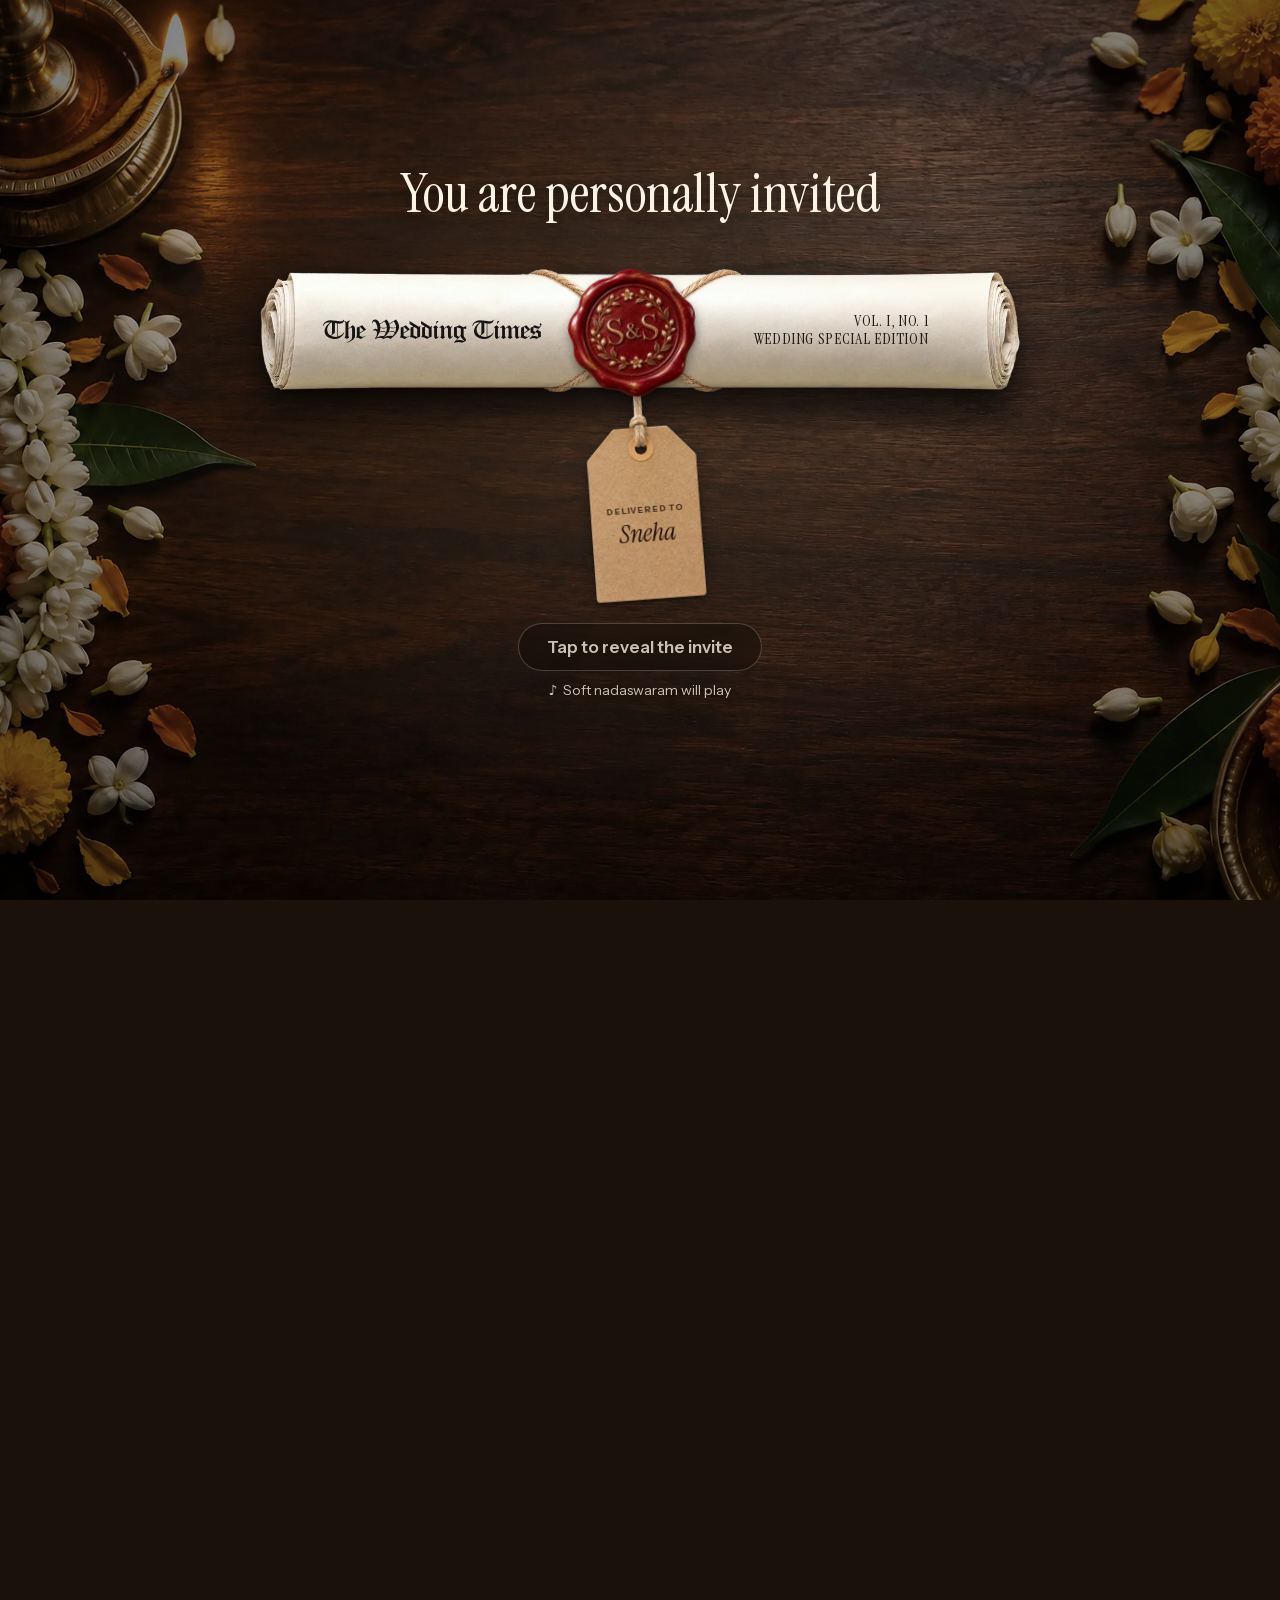
<file: br5vd.html>
<!DOCTYPE html><html lang="en" class="instrument_serif_8c4ab588-module__AuOkkq__variable instrument_sans_fb055bc1-module__M68RZW__variable noto_serif_malayalam_5a750442-module__ylUfRa__variable anek_kannada_9212c491-module__RlVZbW__variable"><head><meta charSet="utf-8"/><meta name="viewport" content="width=device-width, initial-scale=1, viewport-fit=cover"/><link rel="preload" href="/_next/static/media/3ef111145c7c84aa-s.p.1fbpo5eshh5em.woff2" as="font" crossorigin="" type="font/woff2"/><link rel="preload" href="/_next/static/media/6b186f06197624ff-s.p.171shbaxyastj.woff2" as="font" crossorigin="" type="font/woff2"/><link rel="preload" href="/_next/static/media/7ebf22b5a21034f8-s.p.3j3877k49yy0l.woff2" as="font" crossorigin="" type="font/woff2"/><link rel="preload" href="/_next/static/media/e41d5df559864f9e-s.p.1g73gv09-xcb6.woff2" as="font" crossorigin="" type="font/woff2"/><link rel="preload" href="/brand/wordmark.svg" as="image"/><link rel="preload" as="image"/><link rel="preload" href="/ornaments/ganesh.svg" as="image"/><link rel="preload" href="/ornaments/with-left.svg" as="image"/><link rel="preload" href="/ornaments/ornament.svg" as="image"/><link rel="preload" href="/ornaments/icon-pin.svg" as="image"/><link rel="preload" href="/ornaments/line-left.svg" as="image"/><link rel="preload" href="/ornaments/line-right.svg" as="image"/><link rel="preload" href="/ornaments/heart.svg" as="image"/><link rel="preload" href="/delivery/seal.webp" as="image" type="image/webp"/><link rel="preload" href="/delivery/roll.webp" as="image" type="image/webp"/><link rel="preload" as="image" href="/delivery/twine.webp" fetchPriority="high"/><link rel="preload" href="/delivery/tag.webp" as="image" type="image/webp"/><link rel="stylesheet" href="/_next/static/chunks/2zbqgsrodcpcy.css" data-precedence="next"/><link rel="stylesheet" href="/_next/static/chunks/1s82vutrenr0d.css" data-precedence="next"/><link rel="preload" as="script" fetchPriority="low" href="/_next/static/chunks/3s6nzrbk-8mnv.js"/><script src="/_next/static/chunks/3450qyhportkm.js" async=""></script><script src="/_next/static/chunks/196x_tfexoucg.js" async=""></script><script src="/_next/static/chunks/3bawhkhjtuhib.js" async=""></script><script src="/_next/static/chunks/turbopack-3nn4ptv5os_lz.js" async=""></script><script src="/_next/static/chunks/3fntmmi971322.js" async=""></script><script src="/_next/static/chunks/0axdrs6tow-4n.js" async=""></script><script src="/_next/static/chunks/17ntx4fap6cll.js" async=""></script><script src="/_next/static/chunks/0iy8m4r74r-px.js" async=""></script><link rel="preload" href="/scene/table-portrait-oil.webp" as="image" type="image/webp" media="(max-aspect-ratio: 1/1)"/><link rel="preload" href="/scene/table-landscape-oil.webp" as="image" type="image/webp" media="(min-aspect-ratio: 1/1)"/><link rel="preload" href="/_next/static/chunks/3gni5upcg-yca.css" as="style"/><meta name="theme-color" content="#1a110b"/><title>Sneha, you are personally invited</title><meta name="description" content="Sneha &amp; Sudhanva are getting married. Sangeet 25 Nov and Wedding 26 Nov in Kochi."/><meta name="robots" content="noindex, nofollow"/><meta property="og:title" content="Sneha, you are personally invited"/><meta property="og:description" content="Sneha &amp; Sudhanva are getting married. Sangeet 25 Nov and Wedding 26 Nov in Kochi."/><meta property="og:image" content="https://roshanr-2006.github.io/og/br5vd.jpg"/><meta property="og:image:width" content="1200"/><meta property="og:image:height" content="630"/><meta property="og:image:alt" content="Sneha, you are personally invited"/><meta property="og:type" content="website"/><meta name="twitter:card" content="summary_large_image"/><meta name="twitter:title" content="Sneha, you are personally invited"/><meta name="twitter:description" content="Sneha &amp; Sudhanva are getting married. Sangeet 25 Nov and Wedding 26 Nov in Kochi."/><meta name="twitter:image" content="https://roshanr-2006.github.io/og/br5vd.jpg"/><link rel="icon" href="/favicon.ico?favicon.1d63w5u3_a0iu.ico" sizes="48x48" type="image/x-icon"/><link rel="icon" href="/icon.png?icon.2cc-btpuzl9oh.png" sizes="96x96" type="image/png"/><link rel="apple-touch-icon" href="/apple-icon.png?apple-icon.0wy86meb47rbk.png" sizes="180x180" type="image/png"/><meta name="next-size-adjust" content=""/><link rel="preload" as="image" href="/delivery/roll.webp" type="image/webp"/><link rel="preload" as="image" href="/delivery/seal.webp" type="image/webp"/><link rel="preload" as="image" href="/delivery/tag.webp" type="image/webp"/><link rel="preload" as="image" href="/scene/table-portrait-oil.webp" type="image/webp" media="(max-aspect-ratio: 1/1)"/><link rel="preload" as="image" href="/scene/table-landscape-oil.webp" type="image/webp" media="(min-aspect-ratio: 1/1)"/><script src="/_next/static/chunks/0cz1d0mv5g_q7.js" noModule=""></script></head><body><div hidden=""><!--$--><!--/$--></div><div class="edition-module__s-QfdG__root" data-edition="true" data-stage="sealed"><div class="scenes-module__tcJH9G__scenes" aria-hidden="true"><div class="scenes-module__tcJH9G__layer scenes-module__tcJH9G__home" data-scene="home"></div><div class="scenes-module__tcJH9G__layer scenes-module__tcJH9G__kochi" data-scene="kochi"></div><div class="scenes-module__tcJH9G__layer scenes-module__tcJH9G__karkala" data-scene="karkala"></div><div class="scenes-module__tcJH9G__layer scenes-module__tcJH9G__story" data-scene="story"></div><div class="scenes-module__tcJH9G__glow"></div><div class="scenes-module__tcJH9G__dim" data-dim="true"></div><div class="scenes-module__tcJH9G__mist scenes-module__tcJH9G__mistWarm" data-mist="kochi-back"></div><div class="scenes-module__tcJH9G__mist scenes-module__tcJH9G__mistCool" data-mist="karkala-back"></div><div class="scenes-module__tcJH9G__mist scenes-module__tcJH9G__mistRose" data-mist="story-back"></div></div><main class="edition-module__s-QfdG__main"><div data-front="true" class="edition-module__s-QfdG__front"><section id="front" aria-label="Front page" data-sheet="true" class="sheet-module__VwvCUW__sheet"><div class="sheet-module__VwvCUW__inner "><header class="front-module__mmu6Ra__masthead"><p class="front-module__mmu6Ra__topline">Celebration | Love | Promise | Happiness | Romance</p><h1 class="front-module__mmu6Ra__wordmark"><img src="/brand/wordmark.svg" alt="The Wedding Times" width="682" height="83"/></h1><div class="front-module__mmu6Ra__dateline"><span>Kochi, Kerala</span><span>25 &amp; 26 November, 2026</span><span class="front-module__mmu6Ra__forever">Forever &amp; Always</span></div></header><p class="front-module__mmu6Ra__kicker">A special edition for <strong data-kicker-name="true">Sneha</strong></p><h2 class="front-module__mmu6Ra__headline">THE BIG DAY IS HERE!</h2><figure class="front-module__mmu6Ra__cover"><img alt="Sneha and Sudhanva, foreheads touching, smiling" decoding="async" data-nimg="fill" class="front-module__mmu6Ra__coverImg" style="position:absolute;height:100%;width:100%;left:0;top:0;right:0;bottom:0;color:transparent" src="/photos/cover.jpg"/><figcaption class="front-module__mmu6Ra__names">Sneha <span class="front-module__mmu6Ra__amp" style="display:inline-block;line-height:0"><svg viewBox="-0.63 3.4 63.54 77.87" aria-hidden="true" focusable="false" style="height:1.08em;width:auto;vertical-align:-0.2em;overflow:visible"><path fill="currentColor" d="M11.95 79.27Q9.50 79.27 7.31 78.48Q5.11 77.69 3.67 76.25Q3.17 75.67 2.74 75.06Q2.30 74.45 1.94 73.73Q1.73 73.30 1.66 72.86Q1.58 72.43 1.58 72.07Q1.58 70.92 1.94 70.92Q2.09 70.92 2.45 71.50Q2.74 72.07 3.17 72.72Q3.60 73.37 4.18 73.80Q5.69 74.88 7.38 75.53Q9.07 76.18 10.87 76.18Q12.46 76.18 14 75.60Q15.55 75.02 16.99 73.73Q20.09 71.06 22.32 67.39Q24.55 63.72 26.35 59.26Q22.82 59.90 19.44 59.90Q15.19 59.90 11.77 58.75Q8.35 57.60 6.37 55.12Q4.39 52.63 4.39 48.74Q4.39 46.22 5.47 43.45Q6.55 40.68 8.64 38.02Q5.47 37.15 3.42 35.17Q1.37 33.19 1.37 29.66Q1.37 26.50 3.60 23.36Q5.83 20.23 9.94 18.14Q14.04 16.06 19.58 16.06Q21.10 16.06 22.79 16.38Q24.48 16.70 25.92 17.17Q27.36 17.64 28.01 18.07Q29.02 18.65 29.02 19.22Q29.02 19.51 28.73 19.62Q28.44 19.73 28.01 19.51Q26.86 18.94 24.70 18.43Q22.54 17.93 20.66 17.93Q15.91 17.93 12.56 19.76Q9.22 21.60 7.49 24.34Q5.76 27.07 5.76 29.74Q5.76 31.82 6.88 33.55Q7.99 35.28 10.30 36.07Q12.46 33.77 15.37 31.72Q18.29 29.66 21.89 28.01Q22.97 27.50 25.34 26.39Q27.72 25.27 30.74 23.76Q33.77 22.25 36.79 20.74Q37.80 16.63 39.42 13.14Q41.04 9.65 43.52 7.52Q46.01 5.40 49.54 5.40Q51.55 5.40 52.45 6.37Q53.35 7.34 53.35 8.78Q53.35 11.30 51.44 13.39Q49.54 15.48 46.40 17.32Q43.27 19.15 39.60 21.02Q38.74 23.18 37.94 25.70Q37.15 28.22 36.43 31.10Q41.33 29.23 45.79 27.79Q50.26 26.35 53.86 26.35Q57.24 26.35 59.08 27.86Q60.91 29.38 60.91 32.11Q60.91 34.85 58.97 38.74Q56.66 43.42 52.06 47.34Q47.45 51.26 41.65 54.11Q35.86 56.95 29.88 58.46Q28.08 64.37 25.74 69.19Q23.40 74.02 20.09 76.61Q18.36 77.98 16.24 78.62Q14.11 79.27 11.95 79.27M40.61 18.65Q43.49 17.06 45.90 15.37Q48.31 13.68 49.79 11.84Q51.26 10.01 51.26 7.99Q51.26 6.84 50.11 6.84Q49.75 6.84 49.03 7.06Q48.31 7.27 47.74 7.85Q46.44 9 44.53 11.66Q42.62 14.33 40.61 18.65M13.39 36.65L13.97 36.65Q18.94 36.65 24.08 35.17Q29.23 33.70 34.20 31.90Q34.78 29.59 35.28 27.29Q35.78 24.98 36.29 22.75Q33.41 24.19 30.67 25.56Q27.94 26.93 25.85 27.90Q23.76 28.87 22.75 29.30Q19.73 30.67 17.39 32.58Q15.05 34.49 13.39 36.65M30.38 56.74Q35.71 55.44 41 52.74Q46.30 50.04 50.58 46.30Q54.86 42.55 57.10 38.16Q58.32 35.71 58.32 33.77Q58.32 31.75 56.99 30.67Q55.66 29.59 53.28 29.59Q49.90 29.59 45.32 31.07Q40.75 32.54 35.64 34.34Q34.49 39.67 33.23 45.47Q31.97 51.26 30.38 56.74M22.25 57.82Q24.62 57.82 27.07 57.38Q28.80 52.56 30.31 46.94Q31.82 41.33 33.41 35.06Q28.94 36.58 24.41 37.73Q19.87 38.88 15.62 38.88Q13.82 38.88 11.95 38.66Q9.43 43.06 9.43 47.23Q9.43 50.90 11.12 53.24Q12.82 55.58 15.73 56.70Q18.65 57.82 22.25 57.82"></path></svg><span class="sr-only">&amp;</span></span> Sudhanva</figcaption></figure></div></section></div><div data-rest="true" class="edition-module__s-QfdG__rest" aria-hidden="true"><section id="invitation" aria-label="The invitation" data-sheet="true" class="sheet-module__VwvCUW__sheet"><div class="sheet-module__VwvCUW__inner invitation-module__HiYqpa__page"><div class="sheet-module__VwvCUW__strip"><span>Thursday, 26 November, 2026</span><span>Kochi, Kerala</span></div><img src="/ornaments/ganesh.svg" alt="" width="85" height="110" class="invitation-module__HiYqpa__ganesh"/><p class="invitation-module__HiYqpa__blessing">|| Shree Kuladevatha Prasanna ||</p><div class="invitation-module__HiYqpa__hosts"><p class="invitation-module__HiYqpa__parents"><span>Smt. M. Preetha</span><span class="invitation-module__HiYqpa__amp" style="display:inline-block;line-height:0"><svg viewBox="-0.63 3.4 63.54 77.87" aria-hidden="true" focusable="false" style="height:1.08em;width:auto;vertical-align:-0.2em;overflow:visible"><path fill="currentColor" d="M11.95 79.27Q9.50 79.27 7.31 78.48Q5.11 77.69 3.67 76.25Q3.17 75.67 2.74 75.06Q2.30 74.45 1.94 73.73Q1.73 73.30 1.66 72.86Q1.58 72.43 1.58 72.07Q1.58 70.92 1.94 70.92Q2.09 70.92 2.45 71.50Q2.74 72.07 3.17 72.72Q3.60 73.37 4.18 73.80Q5.69 74.88 7.38 75.53Q9.07 76.18 10.87 76.18Q12.46 76.18 14 75.60Q15.55 75.02 16.99 73.73Q20.09 71.06 22.32 67.39Q24.55 63.72 26.35 59.26Q22.82 59.90 19.44 59.90Q15.19 59.90 11.77 58.75Q8.35 57.60 6.37 55.12Q4.39 52.63 4.39 48.74Q4.39 46.22 5.47 43.45Q6.55 40.68 8.64 38.02Q5.47 37.15 3.42 35.17Q1.37 33.19 1.37 29.66Q1.37 26.50 3.60 23.36Q5.83 20.23 9.94 18.14Q14.04 16.06 19.58 16.06Q21.10 16.06 22.79 16.38Q24.48 16.70 25.92 17.17Q27.36 17.64 28.01 18.07Q29.02 18.65 29.02 19.22Q29.02 19.51 28.73 19.62Q28.44 19.73 28.01 19.51Q26.86 18.94 24.70 18.43Q22.54 17.93 20.66 17.93Q15.91 17.93 12.56 19.76Q9.22 21.60 7.49 24.34Q5.76 27.07 5.76 29.74Q5.76 31.82 6.88 33.55Q7.99 35.28 10.30 36.07Q12.46 33.77 15.37 31.72Q18.29 29.66 21.89 28.01Q22.97 27.50 25.34 26.39Q27.72 25.27 30.74 23.76Q33.77 22.25 36.79 20.74Q37.80 16.63 39.42 13.14Q41.04 9.65 43.52 7.52Q46.01 5.40 49.54 5.40Q51.55 5.40 52.45 6.37Q53.35 7.34 53.35 8.78Q53.35 11.30 51.44 13.39Q49.54 15.48 46.40 17.32Q43.27 19.15 39.60 21.02Q38.74 23.18 37.94 25.70Q37.15 28.22 36.43 31.10Q41.33 29.23 45.79 27.79Q50.26 26.35 53.86 26.35Q57.24 26.35 59.08 27.86Q60.91 29.38 60.91 32.11Q60.91 34.85 58.97 38.74Q56.66 43.42 52.06 47.34Q47.45 51.26 41.65 54.11Q35.86 56.95 29.88 58.46Q28.08 64.37 25.74 69.19Q23.40 74.02 20.09 76.61Q18.36 77.98 16.24 78.62Q14.11 79.27 11.95 79.27M40.61 18.65Q43.49 17.06 45.90 15.37Q48.31 13.68 49.79 11.84Q51.26 10.01 51.26 7.99Q51.26 6.84 50.11 6.84Q49.75 6.84 49.03 7.06Q48.31 7.27 47.74 7.85Q46.44 9 44.53 11.66Q42.62 14.33 40.61 18.65M13.39 36.65L13.97 36.65Q18.94 36.65 24.08 35.17Q29.23 33.70 34.20 31.90Q34.78 29.59 35.28 27.29Q35.78 24.98 36.29 22.75Q33.41 24.19 30.67 25.56Q27.94 26.93 25.85 27.90Q23.76 28.87 22.75 29.30Q19.73 30.67 17.39 32.58Q15.05 34.49 13.39 36.65M30.38 56.74Q35.71 55.44 41 52.74Q46.30 50.04 50.58 46.30Q54.86 42.55 57.10 38.16Q58.32 35.71 58.32 33.77Q58.32 31.75 56.99 30.67Q55.66 29.59 53.28 29.59Q49.90 29.59 45.32 31.07Q40.75 32.54 35.64 34.34Q34.49 39.67 33.23 45.47Q31.97 51.26 30.38 56.74M22.25 57.82Q24.62 57.82 27.07 57.38Q28.80 52.56 30.31 46.94Q31.82 41.33 33.41 35.06Q28.94 36.58 24.41 37.73Q19.87 38.88 15.62 38.88Q13.82 38.88 11.95 38.66Q9.43 43.06 9.43 47.23Q9.43 50.90 11.12 53.24Q12.82 55.58 15.73 56.70Q18.65 57.82 22.25 57.82"></path></svg><span class="sr-only">&amp;</span></span><span>Shri M. Rajesh</span></p><p class="invitation-module__HiYqpa__address">(MLA Road, Udayamperoor)</p></div><p class="invitation-module__HiYqpa__request">Request the pleasure of your company, along with your family and friends, on the auspicious occasion of the wedding ceremony of their beloved <!-- -->daughter</p><div class="invitation-module__HiYqpa__person"><p class="invitation-module__HiYqpa__name"><span class="invitation-module__HiYqpa__honorific">Chi. Sou.</span> <span>Sneha</span></p><p class="invitation-module__HiYqpa__lineage">(Granddaughter of Smt. Bhoomi Ammal &amp; Late Shri Madhusudhanan Potti, and Smt. Leelavathi Ammal &amp; Late Shri Rajagopala Kukkilaya)</p></div><div class="invitation-module__HiYqpa__with" aria-hidden="true"><img src="/ornaments/with-left.svg" alt="" width="108" height="17"/><span>with</span><img src="/ornaments/with-left.svg" alt="" width="108" height="17" class="invitation-module__HiYqpa__mirror"/></div><p class="sr-only">with</p><div class="invitation-module__HiYqpa__person"><p class="invitation-module__HiYqpa__name"><span class="invitation-module__HiYqpa__honorific">Chi.</span> <span>Sudhanva Acharya</span></p><p class="invitation-module__HiYqpa__parentsOf">(Son of Smt. Ambuja &amp; Shri. Muralidhara Acharya, Berke House, Sanoor)</p><p class="invitation-module__HiYqpa__lineage">(Grandson of Late Shri. Ramakrishna Bhat &amp; Late Smt. Leelavathi, and Late Smt. Ratnavathi &amp; Late Shri. Madhava Acharya, Sanoor)</p></div><img src="/ornaments/ornament.svg" alt="" width="599" height="67" class="sheet-module__VwvCUW__ornament sheet-module__VwvCUW__ornamentFlip invitation-module__HiYqpa__bottomOrnament"/></div></section><section class="arrival-module__558NYW__arrival" data-arrival="kochi" aria-label="The rituals begin in Kochi"><div class="arrival-module__558NYW__sign" data-sign="true"><p class="arrival-module__558NYW__eyebrow">The rituals begin in</p><p class="arrival-module__558NYW__place">Kochi</p><p class="arrival-module__558NYW__native"><span lang="ml">കൊച്ചിയിലേക്ക് സ്വാഗതം</span></p><span class="arrival-module__558NYW__rule" aria-hidden="true"></span><p class="arrival-module__558NYW__line">Sangeet &amp; Wedding · 25 &amp; 26 Nov</p></div></section><section id="kochi" aria-label="Sangeet &amp; Wedding, Kochi, Kerala" data-sheet="true" class="sheet-module__VwvCUW__sheet"><div class="sheet-module__VwvCUW__inner chapter-module__I6GCJa__page"><div class="sheet-module__VwvCUW__strip"><span>25 &amp; 26 November, 2026</span><span>Kochi, Kerala</span></div><img src="/ornaments/ornament.svg" alt="" width="599" height="67" class="sheet-module__VwvCUW__ornament  chapter-module__I6GCJa__topOrnament"/><p class="chapter-module__I6GCJa__kicker">The Kochi edition</p><h2 class="chapter-module__I6GCJa__title">Sangeet &amp; Wedding</h2><div class="chapter-module__I6GCJa__dates"><div class="chapter-module__I6GCJa__dateCard"><div class="chapter-module__I6GCJa__badge" aria-hidden="true"><span class="chapter-module__I6GCJa__badgeDay">Wed</span><span class="chapter-module__I6GCJa__badgeNum">25</span><span class="chapter-module__I6GCJa__badgeMonth">Nov</span></div><div class="chapter-module__I6GCJa__dateInfo"><p class="chapter-module__I6GCJa__dateEvent">Sangeet</p><p class="chapter-module__I6GCJa__dateDay">Wednesday<span class="sr-only">, <!-- -->25 November, 2026</span></p><p class="chapter-module__I6GCJa__dateTime">6:00 PM</p></div></div><div class="chapter-module__I6GCJa__dateCard"><div class="chapter-module__I6GCJa__badge" aria-hidden="true"><span class="chapter-module__I6GCJa__badgeDay">Thu</span><span class="chapter-module__I6GCJa__badgeNum">26</span><span class="chapter-module__I6GCJa__badgeMonth">Nov</span></div><div class="chapter-module__I6GCJa__dateInfo"><p class="chapter-module__I6GCJa__dateEvent">Wedding</p><p class="chapter-module__I6GCJa__dateDay">Thursday<span class="sr-only">, <!-- -->26 November, 2026</span></p><p class="chapter-module__I6GCJa__dateTime">9:31 AM</p><p class="chapter-module__I6GCJa__dateNote">Muhurtham · Dhanur Lagnam</p></div></div></div><div class="chapter-module__I6GCJa__ctaFull"><div class="chapter-module__I6GCJa__calWrap" data-align="stretch"><button type="button" class="chapter-module__I6GCJa__secondary" aria-haspopup="menu" aria-expanded="false" aria-controls="_R_15ikinpfdb_"><svg viewBox="0 0 24 24" width="18" height="18" aria-hidden="true"><rect x="3.5" y="5" width="17" height="15.5" rx="2" fill="none" stroke="currentColor" stroke-width="1.6"></rect><path d="M3.5 10h17M8 3v4M16 3v4M8.5 14.5h2M13.5 14.5h2M8.5 17.5h2" fill="none" stroke="currentColor" stroke-width="1.6" stroke-linecap="round"></path></svg>Add to calendar</button><div id="_R_15ikinpfdb_" class="chapter-module__I6GCJa__calMenu" role="menu"><a role="menuitem" href="https://calendar.google.com/calendar/render?action=TEMPLATE&amp;text=Sangeet+%C2%B7+Sneha+%26+Sudhanva&amp;dates=20261125T123000Z%2F20261125T163000Z&amp;details=6%3A00+PM%0AColour+code%3A+Beige+%26+cream&amp;location=Sree+Santhana+Gopala+Krishna+Temple%2C+Oottupura%2C+Muthukulangara%2C+Eroor+Road%2C+Tripunithura%2C+Ernakulam%2C+Kerala&amp;ctz=Asia%2FKolkata" target="_blank" rel="noopener noreferrer">Sangeet · Google Calendar</a><a role="menuitem" href="https://calendar.google.com/calendar/render?action=TEMPLATE&amp;text=Wedding+%C2%B7+Sneha+%26+Sudhanva&amp;dates=20261126T040100Z%2F20261126T070100Z&amp;details=9%3A31+AM%0AMuhurtham+%C2%B7+Dhanur+Lagnam&amp;location=Sree+Santhana+Gopala+Krishna+Temple%2C+Oottupura%2C+Muthukulangara%2C+Eroor+Road%2C+Tripunithura%2C+Ernakulam%2C+Kerala&amp;ctz=Asia%2FKolkata" target="_blank" rel="noopener noreferrer">Wedding · Google Calendar</a><a role="menuitem" href="/calendar/kochi.ics">Both · Apple or Outlook</a></div></div></div><hr class="chapter-module__I6GCJa__divider"/><section class="chapter-module__I6GCJa__detail" aria-label="Venue"><span class="chapter-module__I6GCJa__tile" aria-hidden="true"><img src="/ornaments/icon-pin.svg" alt="" width="40" height="40"/></span><div class="chapter-module__I6GCJa__detailBody"><p class="chapter-module__I6GCJa__detailTitle">Sree Santhana Gopala Krishna Temple, Oottupura</p><p class="chapter-module__I6GCJa__detailText">Muthukulangara, Eroor Road, Tripunithura, Ernakulam, Kerala</p></div><a class="chapter-module__I6GCJa__secondary" href="https://www.google.com/maps/dir/?api=1&amp;destination=Muthukulangara%20Sree%20Santhana%20Gopala%20Sree%20Krishna%20Swamy%20Temple%2C%20Eroor%20Rd%2C%20Eroor%20South%2C%20Ernakulam%2C%20Kerala%20682306" target="_blank" rel="noopener noreferrer">Get directions<svg viewBox="0 0 24 24" width="15" height="15" aria-hidden="true"><path d="M7 17L17 7M9 7h8v8" fill="none" stroke="currentColor" stroke-width="1.8" stroke-linecap="round" stroke-linejoin="round"></path></svg></a></section><div><hr class="chapter-module__I6GCJa__divider"/><section class="chapter-module__I6GCJa__detail" aria-label="Colour code for Sangeet"><span class="chapter-module__I6GCJa__tile" aria-hidden="true"><svg viewBox="0 0 24 24" width="40" height="40" aria-hidden="true"><g fill="none" stroke="currentColor" stroke-linecap="round" stroke-linejoin="round" stroke-width="1.7"><path d="M12 22a1 1 0 0 1 0-20a10 9 0 0 1 10 9a5 5 0 0 1-5 5h-2.25a1.75 1.75 0 0 0-1.4 2.8l.3.4a1.75 1.75 0 0 1-1.4 2.8z"></path><circle cx="13.5" cy="6.5" r=".6" fill="currentColor"></circle><circle cx="17.5" cy="10.5" r=".6" fill="currentColor"></circle><circle cx="6.5" cy="12.5" r=".6" fill="currentColor"></circle><circle cx="8.5" cy="7.5" r=".6" fill="currentColor"></circle></g></svg></span><div class="chapter-module__I6GCJa__detailBody"><p class="chapter-module__I6GCJa__detailTitle">Beige &amp; cream</p><p class="chapter-module__I6GCJa__detailText">Colour code for <!-- -->Sangeet</p><ul class="chapter-module__I6GCJa__swatches" aria-label="Beige &amp; cream colours" data-swatches="true"><li><span data-swatch="true" class="chapter-module__I6GCJa__swatch" style="background:#FBF5E6" aria-hidden="true"></span><span class="chapter-module__I6GCJa__swatchName">Ivory</span></li><li><span data-swatch="true" class="chapter-module__I6GCJa__swatch" style="background:#F0E3C8" aria-hidden="true"></span><span class="chapter-module__I6GCJa__swatchName">Cream</span></li><li><span data-swatch="true" class="chapter-module__I6GCJa__swatch" style="background:#DCC6A0" aria-hidden="true"></span><span class="chapter-module__I6GCJa__swatchName">Beige</span></li><li><span data-swatch="true" class="chapter-module__I6GCJa__swatch" style="background:#C6A778" aria-hidden="true"></span><span class="chapter-module__I6GCJa__swatchName">Sand</span></li></ul></div></section></div><div class="chapter-module__I6GCJa__wishes"><p class="chapter-module__I6GCJa__wishesLabel"><img src="/ornaments/line-left.svg" alt="" width="66" height="12"/><span>With Best Wishes From</span><img src="/ornaments/line-right.svg" alt="" width="66" height="12"/></p><p class="chapter-module__I6GCJa__wishesName">Roshan R</p></div><img src="/ornaments/ornament.svg" alt="" width="599" height="67" class="sheet-module__VwvCUW__ornament sheet-module__VwvCUW__ornamentFlip chapter-module__I6GCJa__bottomOrnament"/></div></section><section class="arrival-module__558NYW__arrival" data-arrival="story" aria-label="And now Meet the couple"><div class="arrival-module__558NYW__sign" data-sign="true"><p class="arrival-module__558NYW__eyebrow">And now</p><p class="arrival-module__558NYW__place">Meet the couple</p><p class="arrival-module__558NYW__native"><span lang="ml">സ്നേഹ</span><span lang="en">&amp;</span><span lang="kn">ಸುಧನ್ವ</span></p><span class="arrival-module__558NYW__rule" aria-hidden="true"></span><p class="arrival-module__558NYW__line">Kerala weds Karnataka</p></div></section><section id="story" aria-label="Our story" data-sheet="true" class="sheet-module__VwvCUW__sheet"><div class="sheet-module__VwvCUW__inner story-module__JVG59G__page"><div class="sheet-module__VwvCUW__strip"><span>Thursday, 26 November, 2026</span><span>Kochi, Kerala</span></div><img src="/ornaments/ornament.svg" alt="" width="599" height="67" class="sheet-module__VwvCUW__ornament  story-module__JVG59G__topOrnament"/><p class="story-module__JVG59G__kicker">Our story</p><article class="story-module__JVG59G__row"><figure class="story-module__JVG59G__photo"><img alt="Sudhanva and Sneha hugging in the misty hills" loading="lazy" decoding="async" data-nimg="fill" class="story-module__JVG59G__img story-module__JVG59G__hills" style="position:absolute;height:100%;width:100%;left:0;top:0;right:0;bottom:0;color:transparent" src="/photos/hills.jpg"/></figure><div class="story-module__JVG59G__text"><h2 class="story-module__JVG59G__heading">An Arranged Beginning</h2><p class="story-module__JVG59G__body"><span class="story-module__JVG59G__drop">W</span>hat began with a simple exchange of biodatas soon became something neither of us expected. Our first call was a little nervous, but the next night, a two-and-a-half-hour conversation changed everything. We talked about marriage, dreams and expectations, and found a comfort that felt surprisingly natural.</p></div></article><article class="story-module__JVG59G__row story-module__JVG59G__flip"><figure class="story-module__JVG59G__photo"><img alt="Sudhanva holding Sneha in a warmly lit café" loading="lazy" decoding="async" data-nimg="fill" class="story-module__JVG59G__img story-module__JVG59G__cafe" style="position:absolute;height:100%;width:100%;left:0;top:0;right:0;bottom:0;color:transparent" src="/photos/cafe.jpg"/></figure><div class="story-module__JVG59G__text"><h2 class="story-module__JVG59G__heading">Became a Love we<!-- --> <span class="story-module__JVG59G__keep">chose<img src="/ornaments/heart.svg" alt="" width="33" height="39" class="story-module__JVG59G__heart"/></span></h2><p class="story-module__JVG59G__body">Two weeks later, Sudhanva came to Kochi, and we finally met. From café to waterfalls, and quiet moments together, those two days made us feel comfortable, safe and connected. As the days passed, our conversations grew deeper and our bond stronger. Somewhere along the way, an arranged beginning became a love we chose, and a person we knew we wanted beside us for all the chapters ahead.</p></div></article><img src="/ornaments/ornament.svg" alt="" width="599" height="67" class="sheet-module__VwvCUW__ornament sheet-module__VwvCUW__ornamentFlip story-module__JVG59G__bottomOrnament"/></div></section><section id="pictures" aria-label="In pictures" data-sheet="true" class="sheet-module__VwvCUW__sheet"><div class="sheet-module__VwvCUW__inner pictures-module__XvCPHG__page"><div class="sheet-module__VwvCUW__strip"><span>Thursday, 26 November, 2026</span><span>Kochi, Kerala</span></div><img src="/ornaments/ornament.svg" alt="" width="599" height="67" class="sheet-module__VwvCUW__ornament  pictures-module__XvCPHG__ornament"/><h2 class="pictures-module__XvCPHG__title">In Pictures</h2><div class="pictures-module__XvCPHG__viewport" role="region" aria-roledescription="carousel" aria-label="Photos of Sneha and Sudhanva" tabindex="0"><div class="pictures-module__XvCPHG__container"><figure class="pictures-module__XvCPHG__slide" data-active="true"><div class="pictures-module__XvCPHG__frame"><img alt="Sneha and Sudhanva" loading="lazy" decoding="async" data-nimg="fill" class="pictures-module__XvCPHG__media" style="position:absolute;height:100%;width:100%;left:0;top:0;right:0;bottom:0;color:transparent" src="/photos/ours/01-by-the-window.jpg"/></div></figure><figure class="pictures-module__XvCPHG__slide"><div class="pictures-module__XvCPHG__frame"><img alt="Sneha and Sudhanva" loading="lazy" decoding="async" data-nimg="fill" class="pictures-module__XvCPHG__media" style="position:absolute;height:100%;width:100%;left:0;top:0;right:0;bottom:0;color:transparent" src="/photos/ours/02-all-smiles.jpg"/></div></figure><figure class="pictures-module__XvCPHG__slide"><div class="pictures-module__XvCPHG__frame"><img alt="Sneha and Sudhanva" loading="lazy" decoding="async" data-nimg="fill" class="pictures-module__XvCPHG__media" style="position:absolute;height:100%;width:100%;left:0;top:0;right:0;bottom:0;color:transparent" src="/photos/ours/03-in-mundu-and-saree.jpg"/></div></figure><figure class="pictures-module__XvCPHG__slide"><div class="pictures-module__XvCPHG__frame"><img alt="Sneha and Sudhanva" loading="lazy" decoding="async" data-nimg="fill" class="pictures-module__XvCPHG__media" style="position:absolute;height:100%;width:100%;left:0;top:0;right:0;bottom:0;color:transparent" src="/photos/ours/04-out-for-a-ride.jpg"/></div></figure><figure class="pictures-module__XvCPHG__slide"><div class="pictures-module__XvCPHG__frame"><img alt="Sneha and Sudhanva" loading="lazy" decoding="async" data-nimg="fill" class="pictures-module__XvCPHG__media" style="position:absolute;height:100%;width:100%;left:0;top:0;right:0;bottom:0;color:transparent" src="/photos/ours/05-us-being-us.jpg"/></div></figure></div></div><div class="pictures-module__XvCPHG__controls"><button type="button" class="pictures-module__XvCPHG__arrow" aria-label="Previous photo"><svg viewBox="0 0 24 24" width="18" height="18" aria-hidden="true"><path d="M15 5l-7 7 7 7" fill="none" stroke="currentColor" stroke-width="1.6" stroke-linecap="round" stroke-linejoin="round"></path></svg></button><div class="pictures-module__XvCPHG__dots" role="tablist" aria-label="Choose photo"><button type="button" role="tab" aria-selected="true" aria-label="Photo 1 of 5" data-active="true"></button><button type="button" role="tab" aria-selected="false" aria-label="Photo 2 of 5"></button><button type="button" role="tab" aria-selected="false" aria-label="Photo 3 of 5"></button><button type="button" role="tab" aria-selected="false" aria-label="Photo 4 of 5"></button><button type="button" role="tab" aria-selected="false" aria-label="Photo 5 of 5"></button></div><button type="button" class="pictures-module__XvCPHG__arrow" aria-label="Next photo"><svg viewBox="0 0 24 24" width="18" height="18" aria-hidden="true"><path d="M9 5l7 7-7 7" fill="none" stroke="currentColor" stroke-width="1.6" stroke-linecap="round" stroke-linejoin="round"></path></svg></button></div></div></section><footer class="finale-module__i6MTcG__foot" data-finale="true"><img src="/delivery/seal.webp" alt="" width="560" height="560" class="finale-module__i6MTcG__seal"/><p class="finale-module__i6MTcG__line">Your presence itself is a gift</p><div class="finale-module__i6MTcG__ctas"><button type="button" class="finale-module__i6MTcG__cta finale-module__i6MTcG__primary"><svg viewBox="0 0 24 24" width="18" height="18" aria-hidden="true"><path d="M4 12a8 8 0 1 0 2.4-5.7M4 4v4.5h4.5" fill="none" stroke="currentColor" stroke-width="1.8" stroke-linecap="round" stroke-linejoin="round"></path></svg>Replay the invite</button><button type="button" class="finale-module__i6MTcG__cta"><svg viewBox="0 0 24 24" width="18" height="18" aria-hidden="true"><path d="M12 19V5M6 11l6-6 6 6" fill="none" stroke="currentColor" stroke-width="1.8" stroke-linecap="round" stroke-linejoin="round"></path></svg>Back to top</button></div></footer></div></main><div class="scenes-module__tcJH9G__front" aria-hidden="true"><div class="scenes-module__tcJH9G__mist scenes-module__tcJH9G__smokeWarm" data-mist="kochi-front"></div><div class="scenes-module__tcJH9G__mist scenes-module__tcJH9G__smokeWarm" data-mist="story-front"></div><div class="scenes-module__tcJH9G__turn"><div class="scenes-module__tcJH9G__mist scenes-module__tcJH9G__mistCool" data-mist="karkala-front"></div></div></div><div data-delivery="true" class="delivery-module__PHkFSa__stage" role="button" tabindex="0" aria-label="You are personally invited. Open your invitation, delivered to Sneha"><div class="delivery-module__PHkFSa__group"><div data-chrome="true" class="delivery-module__PHkFSa__heading"><p data-kicker="true" class="delivery-module__PHkFSa__kicker">You are personally invited</p></div><div data-roll="true" class="delivery-module__PHkFSa__roll"><div data-shade="true" class="delivery-module__PHkFSa__shade" aria-hidden="true"></div><img class="delivery-module__PHkFSa__rollImg" src="/delivery/roll.webp" alt="" width="1500" height="243" fetchPriority="high"/><div data-print="true" class="delivery-module__PHkFSa__print" aria-hidden="true"><img class="delivery-module__PHkFSa__printMark" src="/brand/wordmark.svg" alt="" width="682" height="83"/><span class="delivery-module__PHkFSa__printIssue"><span>Vol. I, No. 1</span><span>Wedding Special Edition</span></span></div><img data-twine="true" class="delivery-module__PHkFSa__twine" src="/delivery/twine.webp" alt="" width="1500" height="243" fetchPriority="high"/><div data-tag="true" class="delivery-module__PHkFSa__tag"><img src="/delivery/tag.webp" alt="" width="330" height="772" fetchPriority="high"/><div class="delivery-module__PHkFSa__tagText"><span class="delivery-module__PHkFSa__tagLabel">Delivered to</span><span class="delivery-module__PHkFSa__tagName" style="font-size:calc(var(--name-base) * 0.165)">Sneha</span></div></div><div class="delivery-module__PHkFSa__sealPos"><img data-seal="true" class="delivery-module__PHkFSa__seal" src="/delivery/seal.webp" alt="" width="560" height="560" fetchPriority="high"/></div></div><div data-cta="true" class="delivery-module__PHkFSa__cta"><span data-pill="true" class="delivery-module__PHkFSa__pill">Tap to reveal the invite</span><span class="delivery-module__PHkFSa__music"><span class="delivery-module__PHkFSa__musicLine">Soft nadaswaram will play</span></span></div></div></div></div><!--$--><!--/$--><noscript><style>[data-front]{clip-path:none!important}[data-rest],[data-rest] [data-sheet]{visibility:visible!important;opacity:1!important;transform:none!important}[data-delivery]{display:none!important}[data-sign]{visibility:visible!important;opacity:1!important}html{overflow:auto!important}</style></noscript><script src="/_next/static/chunks/3s6nzrbk-8mnv.js" id="_R_" async=""></script><script>(self.__next_f=self.__next_f||[]).push([0])</script><script>self.__next_f.push([1,"1:\"$Sreact.fragment\"\n2:I[39756,[\"/_next/static/chunks/3fntmmi971322.js\"],\"default\"]\n3:I[37457,[\"/_next/static/chunks/3fntmmi971322.js\"],\"default\"]\n4:I[22016,[\"/_next/static/chunks/3fntmmi971322.js\",\"/_next/static/chunks/0axdrs6tow-4n.js\"],\"\"]\n7:I[97367,[\"/_next/static/chunks/3fntmmi971322.js\"],\"OutletBoundary\"]\n8:\"$Sreact.suspense\"\nb:I[97367,[\"/_next/static/chunks/3fntmmi971322.js\"],\"ViewportBoundary\"]\nd:I[97367,[\"/_next/static/chunks/3fntmmi971322.js\"],\"MetadataBoundary\"]\nf:I[68027,[\"/_next/static/chunks/3fntmmi971322.js\"],\"default\",1]\n:HL[\"/_next/static/chunks/2zbqgsrodcpcy.css\",\"style\"]\n:HL[\"/_next/static/media/3ef111145c7c84aa-s.p.1fbpo5eshh5em.woff2\",\"font\",{\"crossOrigin\":\"\",\"type\":\"font/woff2\"}]\n:HL[\"/_next/static/media/6b186f06197624ff-s.p.171shbaxyastj.woff2\",\"font\",{\"crossOrigin\":\"\",\"type\":\"font/woff2\"}]\n:HL[\"/_next/static/media/7ebf22b5a21034f8-s.p.3j3877k49yy0l.woff2\",\"font\",{\"crossOrigin\":\"\",\"type\":\"font/woff2\"}]\n:HL[\"/_next/static/media/e41d5df559864f9e-s.p.1g73gv09-xcb6.woff2\",\"font\",{\"crossOrigin\":\"\",\"type\":\"font/woff2\"}]\n:HL[\"/_next/static/chunks/1s82vutrenr0d.css\",\"style\"]\n:HL[\"/delivery/roll.webp\",\"image\",{\"type\":\"image/webp\"}]\n:HL[\"/delivery/seal.webp\",\"image\",{\"type\":\"image/webp\"}]\n:HL[\"/delivery/tag.webp\",\"image\",{\"type\":\"image/webp\"}]\n:HL[\"/scene/table-portrait-oil.webp\",\"image\",{\"type\":\"image/webp\",\"media\":\"(max-aspect-ratio: 1/1)\"}]\n:HL[\"/scene/table-landscape-oil.webp\",\"image\",{\"type\":\"image/webp\",\"media\":\"(min-aspect-ratio: 1/1)\"}]\n:HL[\"/brand/wordmark.svg\",\"image\"]\n:HL[\"/_next/static/chunks/3gni5upcg-yca.css\",\"style\"]\n5:[\"$\",\"style\",null,{\"children\":\"[data-front]{clip-path:none!important}[data-rest],[data-rest] [data-sheet]{visibility:visible!important;opacity:1!important;transform:none!important}[data-delivery]{display:none!important}[data-sign]{visibility:visible!important;opacity:1!important}html{overflow:auto!important}\"}]\na:X\n0:{\"P\":null,\"c\":[\"\",\"br5vd\"],\"q\":\"\",\"i\":false,\"f\":[[[\"\",{\"children\":[[\"code\",\"br5vd\",\"d\",[\"calendar\",\"og\"]],{\"children\":[\"__PAGE__\",{},\"$undefined\",\"$undefined\",4608]},\"$undefined\",\"$undefined\",4608]},\"$undefined\",\"$undefined\",4624],[[\"$\",\"$1\",\"c\",{\"children\":[[[\"$\",\"link\",\"0\",{\"rel\":\"stylesheet\",\"href\":\"/_next/static/chunks/2zbqgsrodcpcy.css\",\"precedence\":\"next\",\"crossOrigin\":\"$undefined\",\"nonce\":\"$undefined\"}],[\"$\",\"script\",\"script-0\",{\"src\":\"/_next/static/chunks/3fntmmi971322.js\",\"async\":true,\"nonce\":\"$undefined\"}]],[\"$\",\"html\",null,{\"lang\":\"en\",\"className\":\"instrument_serif_8c4ab588-module__AuOkkq__variable instrument_sans_fb055bc1-module__M68RZW__variable noto_serif_malayalam_5a750442-module__ylUfRa__variable anek_kannada_9212c491-module__RlVZbW__variable\",\"children\":[[\"$\",\"head\",null,{\"children\":[[\"$\",\"link\",null,{\"rel\":\"preload\",\"as\":\"image\",\"href\":\"/delivery/roll.webp\",\"type\":\"image/webp\"}],[\"$\",\"link\",null,{\"rel\":\"preload\",\"as\":\"image\",\"href\":\"/delivery/seal.webp\",\"type\":\"image/webp\"}],[\"$\",\"link\",null,{\"rel\":\"preload\",\"as\":\"image\",\"href\":\"/delivery/tag.webp\",\"type\":\"image/webp\"}],[\"$\",\"link\",null,{\"rel\":\"preload\",\"as\":\"image\",\"href\":\"/scene/table-portrait-oil.webp\",\"type\":\"image/webp\",\"media\":\"(max-aspect-ratio: 1/1)\"}],[\"$\",\"link\",null,{\"rel\":\"preload\",\"as\":\"image\",\"href\":\"/scene/table-landscape-oil.webp\",\"type\":\"image/webp\",\"media\":\"(min-aspect-ratio: 1/1)\"}]]}],[\"$\",\"body\",null,{\"children\":[[\"$\",\"$L2\",null,{\"parallelRouterKey\":\"children\",\"error\":\"$undefined\",\"errorStyles\":\"$undefined\",\"errorScripts\":\"$undefined\",\"template\":[\"$\",\"$L3\",null,{}],\"templateStyles\":\"$undefined\",\"templateScripts\":\"$undefined\",\"notFound\":[[\"$\",\"main\",null,{\"className\":\"not-found-module__sxuMuG__wrap\",\"children\":[\"$\",\"div\",null,{\"className\":\"not-found-module__sxuMuG__sheet\",\"children\":[[\"$\",\"img\",null,{\"src\":\"/brand/wordmark.svg\",\"alt\":\"The Wedding Times\",\"width\":682,\"height\":83,\"className\":\"not-found-module__sxuMuG__mark\"}],[\"$\",\"p\",null,{\"className\":\"not-found-module__sxuMuG__title\",\"children\":\"This page isn't in today's edition.\"}],[\"$\",\"p\",null,{\"className\":\"not-found-module__sxuMuG__body\",\"children\":\"Check the link you were sent, or read the front page.\"}],[\"$\",\"$L4\",null,{\"href\":\"/\",\"className\":\"not-found-module__sxuMuG__button\",\"children\":\"Read the front page\"}]]}]}],[[\"$\",\"link\",\"0\",{\"rel\":\"stylesheet\",\"href\":\"/_next/static/chunks/3gni5upcg-yca.css\",\"precedence\":\"next\",\"crossOrigin\":\"$undefined\",\"nonce\":\"$undefined\"}]]],\"forbidden\":\"$undefined\",\"unauthorized\":\"$undefined\"}],[\"$\",\"noscript\",null,{\"children\":\"$5\"}]]}]]}]]}],{\"children\":[[\"$\",\"$1\",\"c\",{\"children\":[null,[\"$\",\"$L2\",null,{\"parallelRouterKey\":\"children\",\"error\":\"$undefined\",\"errorStyles\":\"$undefined\",\"errorScripts\":\"$undefined\",\"template\":[\"$\",\"$L3\",null,{}],\"templateStyles\":\"$undefined\",\"templateScripts\":\"$undefined\",\"notFound\":\"$undefined\",\"forbidden\":\"$undefined\",\"unauthorized\":\"$undefined\"}]]}],{\"children\":[[\"$\",\"$1\",\"c\",{\"children\":[\"$L6\",[[\"$\",\"link\",\"0\",{\"rel\":\"stylesheet\",\"href\":\"/_next/static/chunks/1s82vutrenr0d.css\",\"precedence\":\"next\",\"crossOrigin\":\"$undefined\",\"nonce\":\"$undefined\"}],[\"$\",\"script\",\"script-0\",{\"src\":\"/_next/static/chunks/17ntx4fap6cll.js\",\"async\":true,\"nonce\":\"$undefined\"}],[\"$\",\"script\",\"script-1\",{\"src\":\"/_next/static/chunks/0iy8m4r74r-px.js\",\"async\":true,\"nonce\":\"$undefined\"}]],[\"$\",\"$L7\",null,{\"children\":[\"$\",\"$8\",null,{\"name\":\"Next.MetadataOutlet\",\"children\":\"$@9\"}]}]]}],{},null,false,null]},null,false,\"$a\"]},null,false,null],[\"$\",\"$1\",\"h\",{\"children\":[null,[\"$\",\"$Lb\",null,{\"children\":\"$Lc\"}],[\"$\",\"div\",null,{\"hidden\":true,\"children\":[\"$\",\"$Ld\",null,{\"children\":[\"$\",\"$8\",null,{\"name\":\"Next.Metadata\",\"children\":\"$Le\"}]}]}],[\"$\",\"meta\",null,{\"name\":\"next-size-adjust\",\"content\":\"\"}]]}],false]],\"m\":\"$undefined\",\"G\":[\"$f\",[[\"$\",\"link\",\"0\",{\"rel\":\"stylesheet\",\"href\":\"/_next/static/chunks/2zbqgsrodcpcy.css\",\"precedence\":\"next\",\"crossOrigin\":\"$undefined\",\"nonce\":\"$undefined\"}]]],\"S\":true,\"h\":null,\"r\":\"$undefined\",\"s\":\"$undefined\",\"a\":\"$undefined\",\"l\":\"$undefined\",\"p\":\"$undefined\",\"d\":\"$undefined\",\"b\":\"hlM8CCZkRKswcZhM6axo2\"}\n10:I[33830,[\"/_next/static/chunks/3fntmmi971322.js\",\"/_next/static/chunks/17ntx4fap6cll.js\",\"/_next/static/chunks/0iy8m4r74r-px.js\"],\"Edition\"]\n11:I[5500,[\"/_next/static/chunks/3fntmmi971322.js\",\"/_next/static/chunks/17ntx4fap6cll.js\",\"/_next/static/chunks/0iy8m4r74r-px.js\"],\"Image\"]\na:C\n12:T9be,M11.95 79.27Q9.50 79.27 7.31 78.48Q5.11 77.69 3.67 76.25Q3.17 75.67 2.74 75.06Q2.30 74.45 1.94 73.73Q1.73 73.30 1.66 72.86Q1.58 72.43 1.58 72.07Q1.58 70.92 1.94 70.92Q2.09 70.92 2.45 71.50Q2.74 72.07 3.17 72.72Q3.60 73.37 4.18 73.80Q5.69 74.88 7.38 75.53Q9.07 76.18 10.87 76.18Q12.46 76.18 14 75.60Q15.55 75.02 16.99 73.73Q20.09 71.06 22.32 67.39Q24.55 63.72 26.35 59.26Q22.82 59.90 19.44 59.90Q15.19 59.90 11.77 58.75Q8.35 57.60 6.37 55.12Q4.39 52.63 4.39 48.74Q4.39 46.22 5.47 43.45Q6.55 40.68 8.64 38.02Q5.47 37.15 3.42 35.17Q1.37 33.19 1.37 29.66Q1.37 26.50 3.60 23.36Q5.83 20.23 9.94 18.14Q14.04 16.06 19.58 16.06Q21.10 16.06 22.79 16.38Q24.48 16.70 25.92 17.17Q27.36 17.64 28.01 18.07Q29.02 18.65 29.02 19.22Q29.02 19.51 28.73 19.62Q28.44 19.73 28.01 19.51Q26.86 18.94 24.70 18.43Q22.54 17.93 20.66 17.93Q15.91 17.93 12.56 19.76Q9.22 21.60 7.49 24.34Q5.76 27.07 5.76 29.74Q5.76 31.82 6.88 33.55Q7.99 35.28 10.30 36.07Q12.46 33.77 15.37 31.72Q18.29 29.66 21.89 28.01Q22.97 27.50 25.34 26.39Q27.72 25.27 30.74 23.76Q33.77 22.25 36.79 20.74Q37.80 16.63 39.42 13.14Q41.04 9.65 43.52 7.52Q46.01 5.40 49.54 5.40Q51.55 5.40 52.45 6.37Q53.35 7.34 53.35 8.78Q53.35 11.30 51.44 13.39Q49.54 15.48 46.40 17.32Q43.27 19.15 39.60 21.02Q38.74 23.18 37.94 25.70Q37.15 28.22 36.43 31.10Q41.33 29.23 45.79 27.79Q50.26 26.35 53.86 26.35Q57.24 26.35 59.08 27.86Q60.91 29.38 60.91 32.11Q60.91 34.85 58.97 38.74Q56.66 43.42 52.06 47.34Q47.45 51.26 41.65 54.11Q35.86 56.95 29.88 58.46Q28.08 64.37 25.74 69.19Q23.40 74.02 20.09 76.61Q18.36 77.98 16.24 78.62Q14.11 79.27 11.95 79.27M40.61 18.65Q43.49 17.06 45.90 15.37Q48.31 13.68 49.79 11.84Q51.26 10.01 51.26 7.99Q51.26 6.84 50.11 6.84Q49.75 6.84 49.03 7.06Q48.31 7.27 47.74 7.85Q46.44 9 44.53 11.66Q42.62 14.33 40.61 18.65M13.39 36.65L13.97 36.65Q18.94 36.65 24.08 35.17Q29.23 33.70 34.20 31.90Q34.78 29.59 35.28 27.29Q35.78 24.98 36.29 22.75Q33.41 24.19 30.67 25.56Q27.94 26.93 25.85 27.90Q23.76 28.87 22.75 29.30Q19.73 30.67 17.39 32.58Q15.05 34.49 13.39 36.65M30.38 56.74Q35.71 55.44 41 52.74Q46.30 50.04 50.58 46.30Q54.86 42.55 57.10 38.16Q58.32 35.71 58.32 33.77Q58.32 31.75 56.99 30.67Q55.66 29.59 53.28 29.59Q49.90 29.59 45.32 31.07Q40.75 32.54 35.64 34.34Q34.49 39.67 33.23 45.47Q31.97 51.26 30.38 56.74M22.25 57.82Q24.62 57.82 27.07 57.38Q28.80 52.56 30.31 46.94Q31.82 41.33 33.41 35.06Q28.94 36.58 24.41 37.73Q19.87 38.88 15.62 38.88Q13.82 38.88 11.95 38.66Q9.43 43.06 9.43 47.23Q9.43 50.90 11.12 53.24Q12.82 55.58 15.73 56.70Q18.65 57.82 22.25 57.826:[\"$\",\"$L10\",null,{\"guestName\":\"Sneha\",\"storageKey\":\"wt:opened:br5vd\",\"audioSrc\":\"/audio/nadaswaram.mp3\",\"audioLoopEnd\":169,\"front\":[\"$\",\"section\",null,{\"id\":\"front\",\"aria-label\":\"Front page\",\"data-sheet\":true,\"className\":\"sheet-module__VwvCUW__sheet\",\"children\":[\"$\",\"div\",null,{\"className\":\"sheet-module__VwvCUW__inner \",\"children\":[[\"$\",\"header\",null,{\"className\":\"front-module__mmu6Ra__masthead\",\"children\":[[\"$\",\"p\",null,{\"className\":\"front-module__mmu6Ra__topline\",\"children\":\"Celebration | Love | Promise | Happiness | Romance\"}],[\"$\",\"h1\",null,{\"className\":\"front-module__mmu6Ra__wordmark\",\"children\":[\"$\",\"img\",null,{\"src\":\"/brand/wordmark.svg\",\"alt\":\"The Wedding Times\",\"width\":682,\"height\":83}]}],[\"$\",\"div\",null,{\"className\":\"front-module__mmu6Ra__dateline\",\"children\":[[\"$\",\"span\",null,{\"children\":\"Kochi, Kerala\"}],[\"$\",\"span\",null,{\"children\":\"25 & 26 November, 2026\"}],[\"$\",\"span\",null,{\"className\":\"front-module__mmu6Ra__forever\",\"children\":\"Forever & Always\"}]]}]]}],[\"$\",\"p\",null,{\"className\":\"front-module__mmu6Ra__kicker\",\"children\":[\"A special edition for \",[\"$\",\"strong\",null,{\"data-kicker-name\":true,\"children\":\"Sneha\"}]]}],[\"$\",\"h2\",null,{\"className\":\"front-module__mmu6Ra__headline\",\"children\":\"THE BIG DAY IS HERE!\"}],[\"$\",\"figure\",null,{\"className\":\"front-module__mmu6Ra__cover\",\"children\":[[\"$\",\"$L11\",null,{\"src\":\"/photos/cover.jpg\",\"alt\":\"Sneha and Sudhanva, foreheads touching, smiling\",\"fill\":true,\"priority\":true,\"sizes\":\"(max-width: 780px) 100vw, 760px\",\"className\":\"front-module__mmu6Ra__coverImg\"}],[\"$\",\"figcaption\",null,{\"className\":\"front-module__mmu6Ra__names\",\"children\":[\"Sneha \",[\"$\",\"span\",null,{\"className\":\"front-module__mmu6Ra__amp\",\"style\":{\"display\":\"inline-block\",\"lineHeight\":0},\"children\":[[\"$\",\"svg\",null,{\"viewBox\":\"-0.63 3.4 63.54 77.87\",\"aria-hidden\":\"true\",\"focusable\":\"false\",\"style\":{\"height\":\"1.08em\",\"width\":\"auto\",\"verticalAlign\":\"-0.2em\",\"overflow\":\"visible\"},\"children\":[\"$\",\"path\",null,{\"fill\":\"currentColor\",\"d\":\"$12\"}]}],\"$L13\"]}],\" Sudhanva\"]}]]}]]}]}],\"children\":[\"$L14\",[\"$L15\"],\"$L17\",\"$L18\",\"$L19\",\"$L1a\"]}]\n25:I[65549,[\"/_next/static/chunks/3fntmmi971322.js\",\"/_next/static/chunks/17ntx4fap6cll.js\",\"/_next/static/chunks/0iy8m4r74r-px.js\"],\"CalendarButton\"]\n2b:I[15960,[\"/_next/static/chunks/3fntmmi971322.js\",\"/_next/static/chunks/17ntx4fap6cll.js\",\"/_next/static/chunks/0iy8m4r74r-px.js\"],\"InPictures\"]\n2c:I[12031,[\"/_next/static/chunks/3fntmmi971322.js\",\"/_next/static/chunks/17ntx4fap6cll.js\",\"/_next/static/chunks/0iy8m4r74r-px.js\"],\"Finale\"]\n:HL[\"/ornaments/ganesh.svg\",\"image\"]\n:HL[\"/ornaments/ornament.svg\",\"image\"]\n:HL[\"/ornaments/icon-pin.svg\",\"image\"]\n:HL[\"/ornaments/heart.svg\",\"image\"]\n13:[\"$\",\"span\",null,{\"className\":\"sr-only\",\"children\":\"&\"}]\n1b:T9be,M11.95 79.27Q9.50 79.27 7.31 78.48Q5.11 77.69 3.67 76.25Q3.17 75.67 2.74 75.06Q2.30 74.45 1.94 73.73Q1.73 73.30 1.66 72.86Q1.58 72.43 1.58 72.07Q1.58 70.92 1.94 70.92Q2.09 70.92 2.45 71.50Q2.74 72.07 3.17 72.72Q3.60 73.37 4.18 73.80Q5.69 74.88 7.38 75.53Q9.07 76.18 10.87 76.18Q12.46 76.18 14 75.60Q15.55 75.02 16.99 73.73Q20.09 71.06 22.32 67.39Q24.55 63.72 26.35 59.26Q22.82 59.90 19.44 59.90Q15.19 59.90 11.77 58.75Q8.35 57.60 6.37 55.12Q4.39 52.63 4.39 48.74Q4.39 46.22 5.47 43.45Q6.55 40.68 8.64 38.02Q5.47 37.15 3.42 35.17Q1.37 33.19 1.37 29.66Q1.37 26.50 3.60 23.36Q5.83 20.23 9.94 18.14Q14.04 16.06 19.58 16.06Q21.10 16.06 22.79 16.38Q24.48 16.70 25.92 17.17Q27.36 17.64 28.01 18.07Q29.02 18.65 29.02 19.22Q29.02 19.51 28.73 19.62Q28.44 19.73 28.01 19.51Q26.86 18.94 24.70 18.43Q22.54 17.93 20.66 17.93Q15.91 17.93 12.56 19.76Q9.22 21.60 7.49 24.34Q5.76 27.07 5.76 29.74Q5.76 31.82 6.88 33.55Q7.99 35.28 10.30 36.07Q12.46 33.77 15.37 31.72Q18.29 29.66 21.89 28.01Q22.97 27.50 25.34 26.39Q27.72 25.27 30.74 23.76Q33.77 22.25 36.79 20.74Q37.80 16.63 39.42 13.14Q41.04 9.65 43.52 7.52Q46.01 5.40 49.54 5.40Q51.55 5.40 52.45 6.37Q53.35 7.34 53.35 8.78Q53.35 11.30 51.44 13.39Q49.54 15.48 46.40 17.32Q43.27 19.15 39.60 21.02Q38.74 23.18 37.94 25.70Q37.15 28.22 36.43 31.10Q41.33 29.23 45.79 27.79Q50.26 26.35 53.86 26.35Q57.24 26.35 59.08 27.86Q60.91 29.38 60.91 32.11Q60.91 34.85 58.97 38.74Q56.66 43.42 52.06 47.34Q47.45 51.26 41.65 54.11Q35.86 56.95 29.88 58.46Q28.08 64.37 25.74 69.19Q23.40 74.02 20.09 76.61Q18.36 77.98 16.24 78.62Q14.11 79.27 11.95 79.27M40.61 18.65Q43.49 17.06 45.90 15.37Q48.31 13.68 49.79 11.84Q51.26 10.01 51.26 7.99Q51.26 6.84 50.11 6.84Q49.75 6.84 49.03 7.06Q48.31 7.27 47.74 7.85Q46.44 9 44.53 11.66Q42.62 14.33 40.61 18.65M13.39 36.65L13.97 36.65Q18.94 36.65 24.08 35.17Q29.23 33.70 34.20 31.90Q34.78 29.59 35.28 27.29Q35.78 24.98 36.29 22.75Q33.41 24.19 30.67 25.56Q27.94 26.93 25.85 27.90Q23.76 28.87 22.75 29.30Q19.73 30.67 17.39 32.58Q15.05 34.49 13.39 36.65M30.38 56.74Q35.71 55.44 41 52.74Q46.30 50.04 50.58 46.30Q54.86 42.55 57.10 38.16Q58.32 35.71 58.32 33.77Q58.32 31.75 56.99 30.67Q55.66 29.59 53.28 29.59Q49.90 29.59 45.32 31.07Q40.75 32.54 35.64 34.34Q34.49 39.67 33.23 45.47Q31.97 51.26 30.38 56.74M22.25 57.82Q24.62 57.82 27.07 57.38Q28.80 52.56 30.31 46.94Q31.82 41.33 33.41 35.06Q28.94 36.58 24.41 37.73Q19.87 38.88 15.62 38.88Q13.82 38.88 11.95 38.66Q9.43 43.06 9.43 47.23Q9.43 50.90 11.12 53.24Q12.82 55.58 15.73 56.70Q18.65 57.82 22.25 57.8214:[\"$\",\"section\",null,{\"id\":\"invitation\",\"aria-label\":\"The invitation\",\"data-sheet\":true,\"className\":\"sheet-module__VwvCUW__sheet\",\"children\":[\"$\",\"div\",null,{\"className\":\"sheet-module__VwvCUW__inner invitation-module__HiYqpa__page\",\"children\":[[\"$\",\"div\",null,{\"className\":\"sheet-module__VwvCUW__strip\",\"children\":[[\"$\",\"span\",null,{\"children\":\"Thursday, 26 November, 2026\"}],[\"$\",\"span\",null,{\"children\":\"Kochi, Kerala\"}]]}],[\"$\",\"img\",null,{\"src\":\"/ornaments/ganesh.svg\",\"alt\":\"\",\"width\":85,\"height\":110,\"className\":\"invitation-module__HiYqpa__ganesh\"}],[\"$\",\"p\",null,{\"className\":\"invitation-module__HiYqpa__blessing\",\"children\":\"|| Shree Kuladevatha Prasanna ||\"}],[\"$\",\"div\",null,{\"className\":\"invitation-module__HiYqpa__hosts\",\"children\":[[\"$\",\"p\",null,{\"className\":\"invitation-module__HiYqpa__parents\",\"children\":[[\"$\",\"span\",null,{\"children\":\"Smt. M. Preetha\"}],[\"$\",\"span\",null,{\"className\":\"invitation-module__HiYqpa__amp\",\"style\":{\"display\":\"inline-block\",\"lineHeight\":0},\"children\":[[\"$\",\"svg\",null,{\"viewBox\":\"-0.63 3.4 63.54 77.87\",\"aria-hidden\":\"true\",\"focusable\":\"false\",\"style\":{\"height\":\"1.08em\",\"width\":\"auto\",\"verticalAlign\":\"-0.2em\",\"overflow\":\"visible\"},\"children\":[\"$\",\"path\",null,{\"fill\":\"currentColor\",\"d\":\"$1b\"}]}],\"$L1c\"]}],\"$L1d\"]}],\"$L1e\"]}],\"$L1f\",\"$L20\",\"$L21\",\"$L22\",\"$L23\",\"$L24\"]}]}]\n15:[\"$\",\"$1\",\"kochi\",{\"children\":[[\"$\",\"section\",null,{\"className\":\"arrival-module__558NYW__arrival\",\"data-arrival\":\"kochi\",\"aria-label\":\"The rituals begin in Kochi\",\"children\":[\"$\",\"div\",null,{\"className\":\"arrival-module__558NYW__sign\",\"data-sign\":true,\"children\":[[\"$\",\"p\",null,{\"className\":\"arrival-module__558NYW__eyebrow\",\"children\":\"The rituals begin in\"}],[\"$\",\"p\",null,{\"className\":\"arrival-module__558NYW__place\",\"children\":\"Kochi\"}],[\"$\",\"p\",null,{\"className\":\"arrival-module__558NYW__native\",\"children\":[[\"$\",\"span\",\"0\",{\"lang\":\"ml\",\"children\":\"കൊച്ചിയിലേക്ക് സ്വാഗതം\"}]]}],[[\"$\",\"span\",null,{\"className\":\"arrival-module__558NYW__rule\",\"aria-hidden\":\"true\"}],[\"$\",\"p\",null,{\"className\":\"arrival-module__558NYW__line\",\"children\":\"Sangeet & Wedding · 25 & 26 Nov\"}]]]}]}],[\"$\",\"section\",null,{\"id\":\"kochi\",\"aria-label\":\"Sangeet & Wedding, Kochi, Kerala\",\"data-sheet\":true,\"className\":\"sheet-module__VwvCUW__sheet\",\"children\":[\"$\",\"div\",null,{\"className\":\"sheet-module__VwvCUW__inner chapter-module__I6GCJa__page\",\"children\":[[\"$\",\"div\",null,{\"className\":\"sheet-module__VwvCUW__strip\",\"children\":[[\"$\",\"span\",null,{\"children\":\"25 & 26 November, 2026\"}],[\"$\",\"span\",null,{\"children\":\"Kochi, Kerala\"}]]}],[\"$\",\"img\",null,{\"src\":\"/ornaments/ornament.svg\",\"alt\":\"\",\"width\":599,\"height\":67,\"className\":\"sheet-module__VwvCUW__ornament  chapter-module__I6GCJa__topOrnament\"}],[\"$\",\"p\",null,{\"className\":\"chapter-module__I6GCJa__kicker\",\"children\":\"The Kochi edition\"}],[\"$\",\"h2\",null,{\"className\":\"chapter-module__I6GCJa__title\",\"children\":\"Sangeet & Wedding\"}],[[\"$\",\"div\",null,{\"className\":\"chapter-module__I6GCJa__dates\",\"children\":[[\"$\",\"div\",\"sangeet\",{\"className\":\"chapter-module__I6GCJa__dateCard\",\"children\":[[\"$\",\"div\",null,{\"className\":\"chapter-module__I6GCJa__badge\",\"aria-hidden\":\"true\",\"children\":[[\"$\",\"span\",null,{\"className\":\"chapter-module__I6GCJa__badgeDay\",\"children\":\"Wed\"}],[\"$\",\"span\",null,{\"className\":\"chapter-module__I6GCJa__badgeNum\",\"children\":\"25\"}],[\"$\",\"span\",null,{\"className\":\"chapter-module__I6GCJa__badgeMonth\",\"children\":\"Nov\"}]]}],[\"$\",\"div\",null,{\"className\":\"chapter-module__I6GCJa__dateInfo\",\"children\":[[\"$\",\"p\",null,{\"className\":\"chapter-module__I6GCJa__dateEvent\",\"children\":\"Sangeet\"}],[\"$\",\"p\",null,{\"className\":\"chapter-module__I6GCJa__dateDay\",\"children\":[\"Wednesday\",[\"$\",\"span\",null,{\"className\":\"sr-only\",\"children\":[\", \",\"25 November, 2026\"]}]]}],[\"$\",\"p\",null,{\"className\":\"chapter-module__I6GCJa__dateTime\",\"children\":\"6:00 PM\"}],null]}]]}],[\"$\",\"div\",\"wedding\",{\"className\":\"chapter-module__I6GCJa__dateCard\",\"children\":[[\"$\",\"div\",null,{\"className\":\"chapter-module__I6GCJa__badge\",\"aria-hidden\":\"true\",\"children\":[[\"$\",\"span\",null,{\"className\":\"chapter-module__I6GCJa__badgeDay\",\"children\":\"Thu\"}],[\"$\",\"span\",null,{\"className\":\"chapter-module__I6GCJa__badgeNum\",\"children\":\"26\"}],[\"$\",\"span\",null,{\"className\":\"chapter-module__I6GCJa__badgeMonth\",\"children\":\"Nov\"}]]}],[\"$\",\"div\",null,{\"className\":\"chapter-module__I6GCJa__dateInfo\",\"children\":[[\"$\",\"p\",null,{\"className\":\"chapter-module__I6GCJa__dateEvent\",\"children\":\"Wedding\"}],[\"$\",\"p\",null,{\"className\":\"chapter-module__I6GCJa__dateDay\",\"children\":[\"Thursday\",[\"$\",\"span\",null,{\"className\":\"sr-only\",\"children\":[\", \",\"26 November, 2026\"]}]]}],[\"$\",\"p\",null,{\"className\":\"chapter-module__I6GCJa__dateTime\",\"children\":\"9:31 AM\"}],[\"$\",\"p\",null,{\"className\":\"chapter-module__I6GCJa__dateNote\",\"children\":\"Muhurtham · Dhanur Lagnam\"}]]}]]}]]}],[\"$\",\"div\",null,{\"className\":\"chapter-module__I6GCJa__ctaFull\",\"children\":[\"$\",\"$L25\",null,{\"options\":[{\"label\":\"Sangeet · Google Calendar\",\"href\":\"https://calendar.google.com/calendar/render?action=TEMPLATE&text=Sangeet+%C2%B7+Sneha+%26+Sudhanva&dates=20261125T123000Z%2F20261125T163000Z&details=6%3A00+PM%0AColour+code%3A+Beige+%26+cream&location=Sree+Santhana+Gopala+Krishna+Temple%2C+Oottupura%2C+Muthukulangara%2C+Eroor+Road%2C+Tripunithura%2C+Ernakulam%2C+Kerala&ctz=Asia%2FKolkata\",\"external\":true},{\"label\":\"Wedding · Google Calendar\",\"href\":\"https://calendar.google.com/calendar/render?action=TEMPLATE&text=Wedding+%C2%B7+Sneha+%26+Sudhanva&dates=20261126T040100Z%2F20261126T070100Z&details=9%3A31+AM%0AMuhurtham+%C2%B7+Dhanur+Lagnam&location=Sree+Santhana+Gopala+Krishna+Temple%2C+Oottupura%2C+Muthukulangara%2C+Eroor+Road%2C+Tripunithura%2C+Ernakulam%2C+Kerala&ctz=Asia%2FKolkata\",\"external\":true},{\"label\":\"Both · Apple or Outlook\",\"href\":\"/calendar/kochi.ics\"}]}]}]],\"$L26\",\"$L27\",[\"$L28\"],\"$L29\",\"$L2a\"]}]}]]}]\n17:[\"$\",\"section\",null,{\"className\":\"arrival-module__558NYW__arrival\",\"data-arrival\":\"story\",\"aria-label\":\"And now Meet the couple\",\"children\":[\"$\",\"div\",null,{\"className\":\"arrival-module__558NYW__sign\",\"data-sign\":true,\"children\":[[\"$\",\"p\",null,{\"className\":\"arrival-module__558NYW__eyebrow\",\"children\":\"And now\"}],[\"$\",\"p\",null,{\"className\":\"arrival-module__558NYW__place\",\"children\":\"Meet the couple\"}],[\"$\",\"p\",null,{\"className\":\"arrival-module__558NYW__native\",\"children\":[[\"$\",\"span\",\"0\",{\"lang\":\"ml\",\"children\":\"സ്നേഹ\"}],[\"$\",\"span\",\"1\",{\"lang\":\"en\",\"children\":\"&\"}],[\"$\",\"span\",\"2\",{\"lang\":\"kn\",\"children\":\"ಸುಧನ್ವ\"}]]}],[[\"$\",\"span\",null,{\"className\":\"arrival-module__558NYW__rule\",\"aria-hidden\":\"true\"}],[\"$\",\"p\",null,{\"className\":\"arrival-module__558NYW__line\",\"children\":\"Kerala weds Karnataka\"}]]]}]}]\n18:[\"$\",\"section\",null,{\"id\":\"story\",\"aria-label\":\"Our story\",\"data-sheet\":true,\"className\":\"sheet-module__VwvCUW__sheet\",\"children\":[\"$\",\"div\",null,{\"className\":\"sheet-module__VwvCUW__inner story-module__JVG59G__page\",\"children\":[[\"$\",\"div\",null,{\"className\":\"sheet-module__VwvCUW__strip\",\"children\":[[\"$\",\"span\",null,{\"children\":\"Thursday, 26 November, 2026\"}],[\"$\",\"span\",null,{\"children\":\"Kochi, Kerala\"}]]}],[\"$\",\"img\",null,{\"src\":\"/ornaments/ornament.svg\",\"alt\":\"\",\"width\":599,\"height\":67,\"className\":\"sheet-module__VwvCUW__ornament  story-module__JVG59G__topOrnament\"}],[\"$\",\"p\",null,{\"className\":\"story-module__JVG59G__kicker\",\"children\":\"Our story\"}],[\"$\",\"article\",null,{\"className\":\"story-module__JVG59G__row\",\"children\":[[\"$\",\"figure\",null,{\"className\":\"story-module__JVG59G__photo\",\"children\":[\"$\",\"$L11\",null,{\"src\":\"/photos/hills.jpg\",\"alt\":\"Sudhanva and Sneha hugging in the misty hills\",\"fill\":true,\"sizes\":\"(max-width: 780px) 100vw, 360px\",\"className\":\"story-module__JVG59G__img story-module__JVG59G__hills\"}]}],[\"$\",\"div\",null,{\"className\":\"story-module__JVG59G__text\",\"children\":[[\"$\",\"h2\",null,{\"className\":\"story-module__JVG59G__heading\",\"children\":\"An Arranged Beginning\"}],[\"$\",\"p\",null,{\"className\":\"story-module__JVG59G__body\",\"children\":[[\"$\",\"span\",null,{\"className\":\"story-module__JVG59G__drop\",\"children\":\"W\"}],\"hat began with a simple exchange of biodatas soon became something neither of us expected. Our first call was a little nervous, but the next night, a two-and-a-half-hour conversation changed everything. We talked about marriage, dreams and expectations, and found a comfort that felt surprisingly natural.\"]}]]}]]}],[\"$\",\"article\",null,{\"className\":\"story-module__JVG59G__row story-module__JVG59G__flip\",\"children\":[[\"$\",\"figure\",null,{\"className\":\"story-module__JVG59G__photo\",\"children\":[\"$\",\"$L11\",null,{\"src\":\"/photos/cafe.jpg\",\"alt\":\"Sudhanva holding Sneha in a warmly lit café\",\"fill\":true,\"sizes\":\"(max-width: 780px) 100vw, 360px\",\"className\":\"story-module__JVG59G__img story-module__JVG59G__cafe\"}]}],[\"$\",\"div\",null,{\"className\":\"story-module__JVG59G__text\",\"children\":[[\"$\",\"h2\",null,{\"className\":\"story-module__JVG59G__heading\",\"children\":[\"Became a Love we\",\" \",[\"$\",\"span\",null,{\"className\":\"story-module__JVG59G__keep\",\"children\":[\"chose\",[\"$\",\"img\",null,{\"src\":\"/ornaments/heart.svg\",\"alt\":\"\",\"width\":33,\"height\":39,\"className\":\"story-module__JVG59G__heart\"}]]}]]}],[\"$\",\"p\",null,{\"className\":\"story-module__JVG59G__body\",\"children\":\"Two weeks later, Sudhanva came to Kochi, and we finally met. From café to waterfalls, and quiet moments together, those two days made us feel comfortable, safe and connected. As the days passed, our conversations grew deeper and our bond stronger. Somewhere along the way, an arranged beginning became a love we chose, and a person we knew we wanted beside us for all the chapters ahead.\"}]]}]]}],[\"$\",\"img\",null,{\"src\":\"/ornaments/ornament.svg\",\"alt\":\"\",\"width\":599,\"height\":67,\"className\":\"sheet-module__VwvCUW__ornament sheet-module__VwvCUW__ornamentFlip story-module__JVG59G__bottomOrnament\"}]]}]}]\n19:[\"$\",\"$L2b\",null,{\"items\":[{\"type\":\"image\",\"src\":\"/photos/ours/01-by-the-window.jpg\",\"alt\":\"Sneha and Sudhanva\"},{\"type\":\"image\",\"src\":\"/photos/ours/02-all-smiles.jpg\",\"alt\":\"Sneha and Sudhanva\"},{\"type\":\"image\",\"src\":\"/photos/ours/03-in-mundu-and-saree.jpg\",\"alt\":\"Sneha and Sudhanva\"},{\"type\":\"image\",\"src\":\"/photos/ours/04-out-for-a-ride.jpg\",\"alt\":\"Sneha and Sudhanva\"},{\"type\":\"image\",\"src\":\"/photos/ours/05-us-being-us.jpg\",\"alt\":\"Sneha and Sudhanva\"}],\"places\":\"Kochi, Kerala\"}]\n1a:[\"$\",\"$L2c\",null,{}]\n:HL[\"/ornaments/with-left.svg\",\"image\"]\n:HL[\"/ornaments/line-left.svg\",\"image\"]\n:HL[\"/ornaments/line-right.svg\",\"image\"]\n1c:[\"$\",\"span\",null,{\"className\":\"sr-only\",\"children\":\"&\"}]\n1d:[\"$\",\"span\",null,{\"children\":\"Shri M. Rajesh\"}]\n1e:[\"$\",\"p\",null,{\"className\":\"invitation-module__HiYqpa__address\",\"children\":\"(MLA Road, Udayamperoor)\"}]\n1f:[\"$\",\"p\",null,{\"className\":\"invitation-module__HiYqpa__request\",\"children\":[\"Request the pleasure of your company, along with your family and friends, on the auspicious occasion of the wedding ceremony of their beloved \",\"daughter\"]}]\n20:[\"$\",\"div\",null,{\"className\":\"invitation-module__HiYqpa__person\",\"children\":[[\"$\",\"p\",null,{\"className\":\"invitation-module__HiYqpa__name\",\"children\":[[\"$\",\"span\",null,{\"className\":\"invitation-module__HiYqpa__honorific\",\"children\":\"Chi. Sou.\"}],\" \",[\"$\",\"span\",null,{\"children\":\"Sneha\"}]]}],[[\"$\",\"p\",\"(Granddaughter of Smt. Bhoomi Ammal & Late Shri Madhusudhanan Potti, and Smt. Leelavathi Ammal & Late Shri Rajagopala Kukkilaya)\",{\"className\":\"invitation-module__HiYqpa__lineage\",\"children\":\"(Granddaughter of Smt. Bhoomi Ammal & Late Shri Madhusudhanan Potti, and Smt. Leelavathi Ammal & Late Shri Rajagopala Kukkilaya)\"}]]]}]\n21:[\"$\",\"div\",null,{\"className\":\"invitation-module__HiYqpa__with\",\"aria-hidden\":\"true\",\"children\":[[\"$\",\"img\",null,{\"src\":\"/ornaments/with-left.svg\",\"alt\":\"\",\"width\":108,\"height\":17}],[\"$\",\"span\",null,{\"children\":\"with\"}],[\"$\",\"img\",null,{\"src\":\"/ornaments/with-left.svg\",\"alt\":\"\",\"width\":108,\"height\":17,\"className\":\"invitation-module__HiYqpa__mirror\"}]]}]\n22:[\"$\",\"p\",null,{\"className\":\"sr-only\",\"children\":\"with\"}]\n23:[\"$\",\"div\",null,{\"className\":\"invitation-module__HiYqpa__person\",\"children\":[[\"$\",\"p\",null,{\"className\":\"invitation-module__HiYqpa__name\",\"children\":[[\"$\",\"span\",null,{\"className\":\"invitation-module__HiYqpa__honorific\",\"children\":\"Chi.\"}],\" \",[\"$\",\"span\",null,{\"children\":\"Sudhanva Acharya\"}]]}],[[\"$\",\"p\",\"(Son of Smt. Ambuja & Shri. Muralidhara Acharya, Berke House, Sanoor)\",{\"className\":\"invitation-module__HiYqpa__parentsOf\",\"children\":\"(Son of Smt. Ambuja & Shri. Muralidhara Acharya, Berke House, Sanoor)\"}],[\"$\",\"p\",\"(Grandson of Late Shri. Ramakrishna Bhat & Late Smt. Leelavathi, and Late Smt. Ratnavathi & Late Shri. Madhava Acharya, Sanoor)\",{\"className\":\"invitation-module__HiYqpa__lineage\",\"children\":\"(Grandson of Late Shri. Ramakrishna Bhat & Late Smt. Leelavathi, and Late Smt. Ratnavathi & Late Shri. Madhava Acharya, Sanoor)\"}]]]}]\n24:[\"$\",\"img\",null,{\"src\":\"/ornaments/ornament.svg\",\"alt\":\"\",\"width\":599,\"height\":67,\"className\":\"sheet-module__VwvCUW__ornament sheet-module__VwvCUW__ornamentFlip invitation-module__HiYqpa__bottomOrnament\"}]\n26:[\"$\",\"hr\",null,{\"className\":\"chapter-module__I6GCJa__divider\"}]\n27:[\"$\",\"section\",null,{\"className\":\"chapter-module__I6GCJa__detail\",\"aria-label\":\"Venue\",\"children\":[[\"$\",\"span\",null,{\"className\":\"chapter-module__I6GCJa__tile\",\"aria-hidden\":\"true\",\"children\":[\"$\",\"img\",null,{\"src\":\"/ornaments/icon-pin.svg\",\"alt\":\"\",\"width\":40,\"height\":40}]}],[\"$\",\"div\",null,{\"className\":\"chapter-module__I6GCJa__detailBody\",\"children\":[[\"$\",\"p\",null,{\"className\":\"chapter-module__I6GCJa__detailTitle\",\"children\":\"Sree Santhana Gopala Krishna Temple, Oottupura\"}],[\"$\",\"p\",null,{\"className\":\"chapter-module__I6GCJa__detailText\",\"children\":\"Muthukulangara, Eroor Road, Tripunithura, Ernakulam, Kerala\"}]]}],[\"$\",\"a\",null,{\"className\":\"chapter-module__I6GCJa__secondary\",\"href\":\"https://www.google.com/maps/dir/?api=1&destination=Muthukulangara%20Sree%20Santhana%20Gopala%20Sree%20Krishna%20Swamy%20Temple%2C%20Eroor%20Rd%2C%20Eroor%20South%2C%20Ernakulam%2C%20Kerala%20682306\",\"target\":\"_blank\",\"rel\":\"noopener noreferrer\",\"children\":[\"Get directions\",[\"$\",\"svg\",null,{\"viewBox\":\"0 0 24 24\",\"width\":\"15\",\"height\":\"15\",\"aria-hidden\":\"true\",\"children\":[\"$\",\"path\",null,{\"d\":\"M7 17L17 7M9 7h8v8\",\"fill\":\"none\",\"stroke\":\"currentColor\",\"strokeWidth\":\"1.8\",\"strokeLinecap\":\"round\",\"strokeLinejoin\":\"round\"}]}]]}]]}]\n28:[\"$\",\"div\",\"sangeet\",{\"children\":[[\"$\",\"hr\",null,{\"className\":\"chapter-module__I6GCJa__divider\"}],[\"$\",\"section\",null,{\"className\":\"chapter-module__I6GCJa__detail\",\"aria-label\":\"Colour code for Sangeet\",\"children\":[[\"$\",\"span\",null,{\"className\":\"chapter-module__I6GCJa__tile\",\"aria-hidden\":\"true\",\"children\":[\"$\",\"svg\",null,{\"viewBox\":\"0 0 24 24\",\"width\":\"40\",\"height\":\"40\",\"aria-hidden\":\"true\",\"children\":[\"$\",\"g\",null,{\"fill\":\"none\",\"stroke\":\"currentColor\",\"strokeLinecap\":\"round\",\"strokeLinejoin\":\"round\",\"strokeWidth\":\"1.7\",\"children\":[[\"$\",\"path\",null,{\"d\":\"M12 22a1 1 0 0 1 0-20a10 9 0 0 1 10 9a5 5 0 0 1-5 5h-2.25a1.75 1.75 0 0 0-1.4 2.8l.3.4a1.75 1.75 0 0 1-1.4 2.8z\"}],[\"$\",\"circle\",null,{\"cx\":\"13.5\",\"cy\":\"6.5\",\"r\":\".6\",\"fill\":\"currentColor\"}],[\"$\",\"circle\",null,{\"cx\":\"17.5\",\"cy\":\"10.5\",\"r\":\".6\",\"fill\":\"currentColor\"}],[\"$\",\"circle\",null,{\"cx\":\"6.5\",\"cy\":\"12.5\",\"r\":\".6\",\"fill\":\"currentColor\"}],[\"$\",\"circle\",null,{\"cx\":\"8.5\",\"cy\":\"7.5\",\"r\":\".6\",\"fill\":\"currentColor\"}]]}]}]}],[\"$\",\"div\",null,{\"className\":\"chapter-module__I6GCJa__detailBody\",\"children\":[[\"$\",\"p\",null,{\"className\":\"chapter-module__I6GCJa__detailTitle\",\"children\":\"Beige & cream\"}],[\"$\",\"p\",null,{\"className\":\"chapter-module__I6GCJa__detailText\",\"children\":[\"Colour code for \",\"Sangeet\"]}],[\"$\",\"ul\",null,{\"className\":\"chapter-module__I6GCJa__swatches\",\"aria-label\":\"Beige & cream colours\",\"data-swatches\":true,\"children\":[[\"$\",\"li\",\"Ivory\",{\"children\":[[\"$\",\"span\",null,{\"data-swatch\":true,\"className\":\"chapter-module__I6GCJa__swatch\",\"style\":{\"background\":\"#FBF5E6\"},\"aria-hidden\":\"true\"}],[\"$\",\"span\",null,{\"className\":\"chapter-module__I6GCJa__swatchName\",\"children\":\"Ivory\"}]]}],[\"$\",\"li\",\"Cream\",{\"children\":[[\"$\",\"span\",null,{\"data-swatch\":true,\"className\":\"chapter-module__I6GCJa__swatch\",\"style\":{\"background\":\"#F0E3C8\"},\"aria-hidden\":\"true\"}],[\"$\",\"span\",null,{\"className\":\"chapter-module__I6GCJa__swatchName\",\"children\":\"Cream\"}]]}],[\"$\",\"li\",\"Beige\",{\"children\":[[\"$\",\"span\",null,{\"data-swatch\":true,\"className\":\"chapter-module__I6GCJa__swatch\",\"style\":{\"background\":\"#DCC6A0\"},\"aria-hidden\":\"true\"}],[\"$\",\"span\",null,{\"className\":\"chapter-module__I6GCJa__swatchName\",\"children\":\"Beige\"}]]}],[\"$\",\"li\",\"Sand\",{\"children\":[[\"$\",\"span\",null,{\"data-swatch\":true,\"className\":\"chapter-module__I6GCJa__swatch\",\"style\":{\"background\":\"#C6A778\"},\"aria-hidden\":\"true\"}],[\"$\",\"span\",null,{\"className\":\"chapter-module__I6GCJa__swatchName\",\"children\":\"Sand\"}]]}]]}]]}]]}]]}]\n29:[\"$\",\"div\",null,{\"className\":\"chapter-module__I6GCJa__wishes\",\"children\":[[\"$\",\"p\",null,{\"className\":\"chapter-module__I6GCJa__wishesLabel\",\"children\":[[\"$\",\"img\",null,{\"src\":\"/ornaments/line-left.svg\",\"alt\":\"\",\"width\":66,\"height\":12}],[\"$\",\"span\",null,{\"children\":\"With Best Wishes From\"}],[\"$\",\"img\",null,{\"src\":\"/ornaments/line-right.svg\",\"alt\":\"\",\"width\":66,\"height\":12}]]}],[\"$\",\"p\",null,{\"className\":\"chapter-module__I6GCJa__wishesName\",\"children\":\"Roshan R\"}]]}]\n2a:[\"$\",\"img\",null,{\"src\":\"/ornaments/ornament.svg\",\"alt\":\"\",\"width\":599,\"height\":67,\"className\":\"sheet-module__VwvCUW__ornament sheet-module__VwvCUW__ornamentFlip chapter-module__I6GCJa__bottomOrnament\"}]\nc:[[\"$\",\"meta\",\"0\",{\"charSet\":\"utf-8\"}],[\"$\",\"meta\",\"1\",{\"name\":\"viewport\",\"content\":\"width=device-width, initial-scale=1, viewport-fit=cover\"}],[\"$\",\"meta\",\"2\",{\"name\":\"theme-color\",\"content\":\"#1a110b\"}]]\n2d:I[27201,[\"/_next/static/chunks/3fntmmi971322.js\"],\"IconMark\"]\n9:null\ne:[[\"$\",\"title\",\"0\",{\"children\":\"Sneha, you are personally invited\"}],[\"$\",\"meta\",\"1\",{\"name\":\"description\",\"content\":\"Sneha & Sudhanva are getting married. Sangeet 25 Nov and Wedding 26 Nov in Kochi.\"}],[\"$\",\"meta\",\"2\",{\"name\":\"robots\",\"content\":\"noindex, nofollow\"}],[\"$\",\"meta\",\"3\",{\"property\":\"og:title\",\"content\":\"Sneha, you are personally invited\"}],[\"$\",\"meta\",\"4\",{\"property\":\"og:description\",\"content\":\"Sneha & Sudhanva are getting married. Sangeet 25 Nov and Wedding 26 Nov in Kochi.\"}],[\"$\",\"meta\",\"5\",{\"property\":\"og:image\",\"content\":\"https://roshanr-2006.github.io/og/br5vd.jpg\"}],[\"$\",\"meta\",\"6\",{\"property\":\"og:image:width\",\"content\":\"1200\"}],[\"$\",\"meta\",\"7\",{\"property\":\"og:image:height\",\"content\":\"630\"}],[\"$\",\"meta\",\"8\",{\"property\":\"og:image:alt\",\"content\":\"Sneha, you are personally invited\"}],[\"$\",\"meta\",\"9\",{\"property\":\"og:type\",\"content\":\"website\"}],[\"$\",\"meta\",\"10\",{\"name\":\"twitter:card\",\"content\":\"summary_large_image\"}],[\"$\",\"meta\",\"11\",{\"name\":\"twitter:title\",\"content\":\"Sneha, you are personally invited\"}],[\"$\",\"meta\",\"12\",{\"name\":\"twitter:description\",\"content\":\"Sneha & Sudhanva are getting married. Sangeet 25 Nov and Wedding 26 Nov in Kochi.\"}],[\"$\",\"meta\",\"13\",{\"name\":\"twitter:image\",\"content\":\"https://roshanr-2006.github.io/og/br5vd.jpg\"}],[\"$\",\"link\",\"14\",{\"rel\":\"icon\",\"href\":\"/favicon.ico?favicon.1d63w5u3_a0iu.ico\",\"sizes\":\"48x48\",\"type\":\"image/x-icon\"}],[\"$\",\"link\",\"15\",{\"rel\":\"icon\",\"href\":\"/icon.png?icon.2cc-btpuzl9oh.png\",\"sizes\":\"96x96\",\"type\":\"image/png\"}],[\"$\",\"link\",\"16\",{\"rel\":\"apple-touch-icon\",\"href\":\"/apple-icon.png?apple-icon.0wy86meb47rbk.png\",\"sizes\":\"180x180\",\"type\":\"image/png\"}],[\"$\",\"$L2d\",\"17\",{}]]\n"])</script></body></html>
</file>
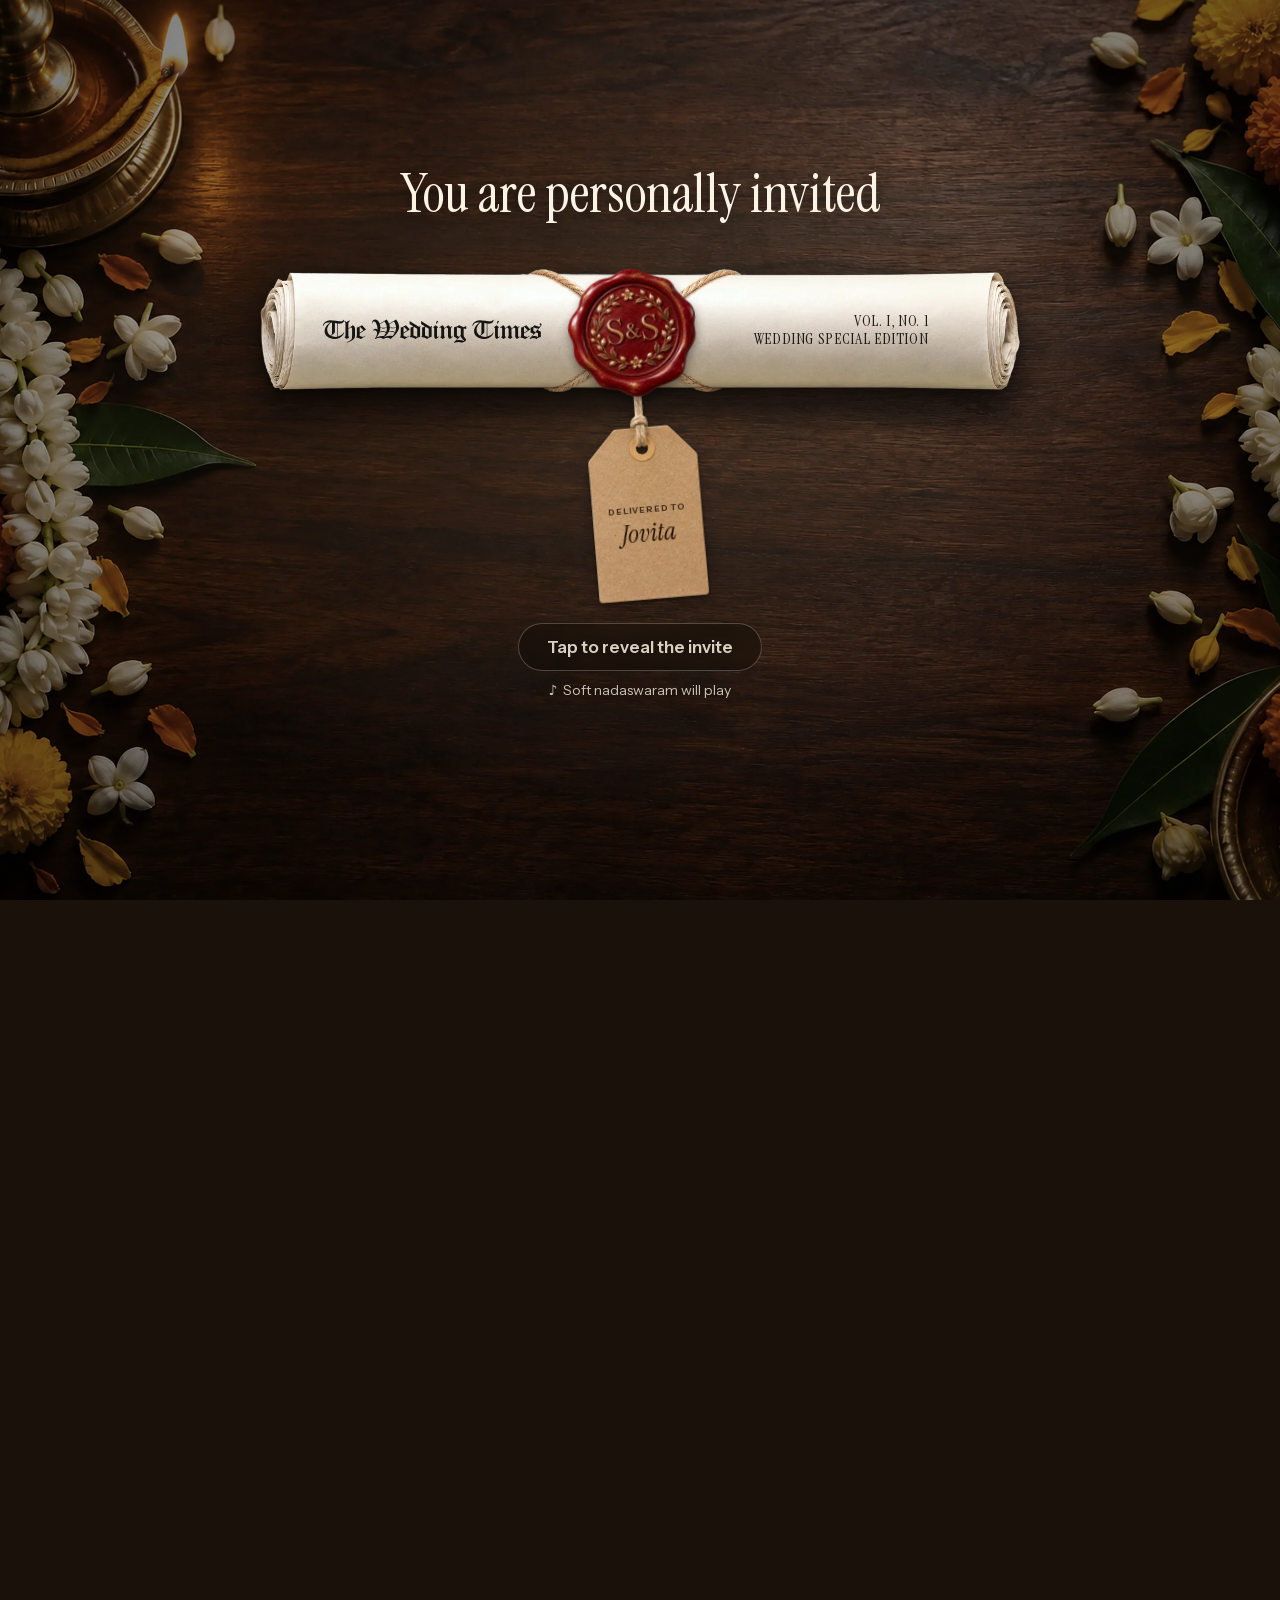
<file: gn7fw.html>
<!DOCTYPE html><html lang="en" class="instrument_serif_8c4ab588-module__AuOkkq__variable instrument_sans_fb055bc1-module__M68RZW__variable noto_serif_malayalam_5a750442-module__ylUfRa__variable anek_kannada_9212c491-module__RlVZbW__variable"><head><meta charSet="utf-8"/><meta name="viewport" content="width=device-width, initial-scale=1, viewport-fit=cover"/><link rel="preload" href="/_next/static/media/3ef111145c7c84aa-s.p.1fbpo5eshh5em.woff2" as="font" crossorigin="" type="font/woff2"/><link rel="preload" href="/_next/static/media/6b186f06197624ff-s.p.171shbaxyastj.woff2" as="font" crossorigin="" type="font/woff2"/><link rel="preload" href="/_next/static/media/7ebf22b5a21034f8-s.p.3j3877k49yy0l.woff2" as="font" crossorigin="" type="font/woff2"/><link rel="preload" href="/_next/static/media/e41d5df559864f9e-s.p.1g73gv09-xcb6.woff2" as="font" crossorigin="" type="font/woff2"/><link rel="preload" href="/brand/wordmark.svg" as="image"/><link rel="preload" as="image"/><link rel="preload" href="/ornaments/ganesh.svg" as="image"/><link rel="preload" href="/ornaments/with-left.svg" as="image"/><link rel="preload" href="/ornaments/ornament.svg" as="image"/><link rel="preload" href="/ornaments/icon-pin.svg" as="image"/><link rel="preload" href="/ornaments/line-left.svg" as="image"/><link rel="preload" href="/ornaments/line-right.svg" as="image"/><link rel="preload" href="/ornaments/heart.svg" as="image"/><link rel="preload" href="/delivery/seal.webp" as="image" type="image/webp"/><link rel="preload" href="/delivery/roll.webp" as="image" type="image/webp"/><link rel="preload" as="image" href="/delivery/twine.webp" fetchPriority="high"/><link rel="preload" href="/delivery/tag.webp" as="image" type="image/webp"/><link rel="stylesheet" href="/_next/static/chunks/2zbqgsrodcpcy.css" data-precedence="next"/><link rel="stylesheet" href="/_next/static/chunks/1s82vutrenr0d.css" data-precedence="next"/><link rel="preload" as="script" fetchPriority="low" href="/_next/static/chunks/3s6nzrbk-8mnv.js"/><script src="/_next/static/chunks/3450qyhportkm.js" async=""></script><script src="/_next/static/chunks/196x_tfexoucg.js" async=""></script><script src="/_next/static/chunks/3bawhkhjtuhib.js" async=""></script><script src="/_next/static/chunks/turbopack-3nn4ptv5os_lz.js" async=""></script><script src="/_next/static/chunks/3fntmmi971322.js" async=""></script><script src="/_next/static/chunks/0axdrs6tow-4n.js" async=""></script><script src="/_next/static/chunks/17ntx4fap6cll.js" async=""></script><script src="/_next/static/chunks/0iy8m4r74r-px.js" async=""></script><link rel="preload" href="/scene/table-portrait-oil.webp" as="image" type="image/webp" media="(max-aspect-ratio: 1/1)"/><link rel="preload" href="/scene/table-landscape-oil.webp" as="image" type="image/webp" media="(min-aspect-ratio: 1/1)"/><link rel="preload" href="/_next/static/chunks/3gni5upcg-yca.css" as="style"/><meta name="theme-color" content="#1a110b"/><title>Jovita, you are personally invited</title><meta name="description" content="Sneha &amp; Sudhanva are getting married. Sangeet 25 Nov and Wedding 26 Nov in Kochi."/><meta name="robots" content="noindex, nofollow"/><meta property="og:title" content="Jovita, you are personally invited"/><meta property="og:description" content="Sneha &amp; Sudhanva are getting married. Sangeet 25 Nov and Wedding 26 Nov in Kochi."/><meta property="og:image" content="https://roshanr-2006.github.io/og/gn7fw.jpg"/><meta property="og:image:width" content="1200"/><meta property="og:image:height" content="630"/><meta property="og:image:alt" content="Jovita, you are personally invited"/><meta property="og:type" content="website"/><meta name="twitter:card" content="summary_large_image"/><meta name="twitter:title" content="Jovita, you are personally invited"/><meta name="twitter:description" content="Sneha &amp; Sudhanva are getting married. Sangeet 25 Nov and Wedding 26 Nov in Kochi."/><meta name="twitter:image" content="https://roshanr-2006.github.io/og/gn7fw.jpg"/><link rel="icon" href="/favicon.ico?favicon.1d63w5u3_a0iu.ico" sizes="48x48" type="image/x-icon"/><link rel="icon" href="/icon.png?icon.2cc-btpuzl9oh.png" sizes="96x96" type="image/png"/><link rel="apple-touch-icon" href="/apple-icon.png?apple-icon.0wy86meb47rbk.png" sizes="180x180" type="image/png"/><meta name="next-size-adjust" content=""/><link rel="preload" as="image" href="/delivery/roll.webp" type="image/webp"/><link rel="preload" as="image" href="/delivery/seal.webp" type="image/webp"/><link rel="preload" as="image" href="/delivery/tag.webp" type="image/webp"/><link rel="preload" as="image" href="/scene/table-portrait-oil.webp" type="image/webp" media="(max-aspect-ratio: 1/1)"/><link rel="preload" as="image" href="/scene/table-landscape-oil.webp" type="image/webp" media="(min-aspect-ratio: 1/1)"/><script src="/_next/static/chunks/0cz1d0mv5g_q7.js" noModule=""></script></head><body><div hidden=""><!--$--><!--/$--></div><div class="edition-module__s-QfdG__root" data-edition="true" data-stage="sealed"><div class="scenes-module__tcJH9G__scenes" aria-hidden="true"><div class="scenes-module__tcJH9G__layer scenes-module__tcJH9G__home" data-scene="home"></div><div class="scenes-module__tcJH9G__layer scenes-module__tcJH9G__kochi" data-scene="kochi"></div><div class="scenes-module__tcJH9G__layer scenes-module__tcJH9G__karkala" data-scene="karkala"></div><div class="scenes-module__tcJH9G__layer scenes-module__tcJH9G__story" data-scene="story"></div><div class="scenes-module__tcJH9G__glow"></div><div class="scenes-module__tcJH9G__dim" data-dim="true"></div><div class="scenes-module__tcJH9G__mist scenes-module__tcJH9G__mistWarm" data-mist="kochi-back"></div><div class="scenes-module__tcJH9G__mist scenes-module__tcJH9G__mistCool" data-mist="karkala-back"></div><div class="scenes-module__tcJH9G__mist scenes-module__tcJH9G__mistRose" data-mist="story-back"></div></div><main class="edition-module__s-QfdG__main"><div data-front="true" class="edition-module__s-QfdG__front"><section id="front" aria-label="Front page" data-sheet="true" class="sheet-module__VwvCUW__sheet"><div class="sheet-module__VwvCUW__inner "><header class="front-module__mmu6Ra__masthead"><p class="front-module__mmu6Ra__topline">Celebration | Love | Promise | Happiness | Romance</p><h1 class="front-module__mmu6Ra__wordmark"><img src="/brand/wordmark.svg" alt="The Wedding Times" width="682" height="83"/></h1><div class="front-module__mmu6Ra__dateline"><span>Kochi, Kerala</span><span>25 &amp; 26 November, 2026</span><span class="front-module__mmu6Ra__forever">Forever &amp; Always</span></div></header><p class="front-module__mmu6Ra__kicker">A special edition for <strong data-kicker-name="true">Jovita</strong></p><h2 class="front-module__mmu6Ra__headline">THE BIG DAY IS HERE!</h2><figure class="front-module__mmu6Ra__cover"><img alt="Sneha and Sudhanva, foreheads touching, smiling" decoding="async" data-nimg="fill" class="front-module__mmu6Ra__coverImg" style="position:absolute;height:100%;width:100%;left:0;top:0;right:0;bottom:0;color:transparent" src="/photos/cover.jpg"/><figcaption class="front-module__mmu6Ra__names">Sneha <span class="front-module__mmu6Ra__amp" style="display:inline-block;line-height:0"><svg viewBox="-0.63 3.4 63.54 77.87" aria-hidden="true" focusable="false" style="height:1.08em;width:auto;vertical-align:-0.2em;overflow:visible"><path fill="currentColor" d="M11.95 79.27Q9.50 79.27 7.31 78.48Q5.11 77.69 3.67 76.25Q3.17 75.67 2.74 75.06Q2.30 74.45 1.94 73.73Q1.73 73.30 1.66 72.86Q1.58 72.43 1.58 72.07Q1.58 70.92 1.94 70.92Q2.09 70.92 2.45 71.50Q2.74 72.07 3.17 72.72Q3.60 73.37 4.18 73.80Q5.69 74.88 7.38 75.53Q9.07 76.18 10.87 76.18Q12.46 76.18 14 75.60Q15.55 75.02 16.99 73.73Q20.09 71.06 22.32 67.39Q24.55 63.72 26.35 59.26Q22.82 59.90 19.44 59.90Q15.19 59.90 11.77 58.75Q8.35 57.60 6.37 55.12Q4.39 52.63 4.39 48.74Q4.39 46.22 5.47 43.45Q6.55 40.68 8.64 38.02Q5.47 37.15 3.42 35.17Q1.37 33.19 1.37 29.66Q1.37 26.50 3.60 23.36Q5.83 20.23 9.94 18.14Q14.04 16.06 19.58 16.06Q21.10 16.06 22.79 16.38Q24.48 16.70 25.92 17.17Q27.36 17.64 28.01 18.07Q29.02 18.65 29.02 19.22Q29.02 19.51 28.73 19.62Q28.44 19.73 28.01 19.51Q26.86 18.94 24.70 18.43Q22.54 17.93 20.66 17.93Q15.91 17.93 12.56 19.76Q9.22 21.60 7.49 24.34Q5.76 27.07 5.76 29.74Q5.76 31.82 6.88 33.55Q7.99 35.28 10.30 36.07Q12.46 33.77 15.37 31.72Q18.29 29.66 21.89 28.01Q22.97 27.50 25.34 26.39Q27.72 25.27 30.74 23.76Q33.77 22.25 36.79 20.74Q37.80 16.63 39.42 13.14Q41.04 9.65 43.52 7.52Q46.01 5.40 49.54 5.40Q51.55 5.40 52.45 6.37Q53.35 7.34 53.35 8.78Q53.35 11.30 51.44 13.39Q49.54 15.48 46.40 17.32Q43.27 19.15 39.60 21.02Q38.74 23.18 37.94 25.70Q37.15 28.22 36.43 31.10Q41.33 29.23 45.79 27.79Q50.26 26.35 53.86 26.35Q57.24 26.35 59.08 27.86Q60.91 29.38 60.91 32.11Q60.91 34.85 58.97 38.74Q56.66 43.42 52.06 47.34Q47.45 51.26 41.65 54.11Q35.86 56.95 29.88 58.46Q28.08 64.37 25.74 69.19Q23.40 74.02 20.09 76.61Q18.36 77.98 16.24 78.62Q14.11 79.27 11.95 79.27M40.61 18.65Q43.49 17.06 45.90 15.37Q48.31 13.68 49.79 11.84Q51.26 10.01 51.26 7.99Q51.26 6.84 50.11 6.84Q49.75 6.84 49.03 7.06Q48.31 7.27 47.74 7.85Q46.44 9 44.53 11.66Q42.62 14.33 40.61 18.65M13.39 36.65L13.97 36.65Q18.94 36.65 24.08 35.17Q29.23 33.70 34.20 31.90Q34.78 29.59 35.28 27.29Q35.78 24.98 36.29 22.75Q33.41 24.19 30.67 25.56Q27.94 26.93 25.85 27.90Q23.76 28.87 22.75 29.30Q19.73 30.67 17.39 32.58Q15.05 34.49 13.39 36.65M30.38 56.74Q35.71 55.44 41 52.74Q46.30 50.04 50.58 46.30Q54.86 42.55 57.10 38.16Q58.32 35.71 58.32 33.77Q58.32 31.75 56.99 30.67Q55.66 29.59 53.28 29.59Q49.90 29.59 45.32 31.07Q40.75 32.54 35.64 34.34Q34.49 39.67 33.23 45.47Q31.97 51.26 30.38 56.74M22.25 57.82Q24.62 57.82 27.07 57.38Q28.80 52.56 30.31 46.94Q31.82 41.33 33.41 35.06Q28.94 36.58 24.41 37.73Q19.87 38.88 15.62 38.88Q13.82 38.88 11.95 38.66Q9.43 43.06 9.43 47.23Q9.43 50.90 11.12 53.24Q12.82 55.58 15.73 56.70Q18.65 57.82 22.25 57.82"></path></svg><span class="sr-only">&amp;</span></span> Sudhanva</figcaption></figure></div></section></div><div data-rest="true" class="edition-module__s-QfdG__rest" aria-hidden="true"><section id="invitation" aria-label="The invitation" data-sheet="true" class="sheet-module__VwvCUW__sheet"><div class="sheet-module__VwvCUW__inner invitation-module__HiYqpa__page"><div class="sheet-module__VwvCUW__strip"><span>Thursday, 26 November, 2026</span><span>Kochi, Kerala</span></div><img src="/ornaments/ganesh.svg" alt="" width="85" height="110" class="invitation-module__HiYqpa__ganesh"/><p class="invitation-module__HiYqpa__blessing">|| Shree Kuladevatha Prasanna ||</p><div class="invitation-module__HiYqpa__hosts"><p class="invitation-module__HiYqpa__parents"><span>Smt. M. Preetha</span><span class="invitation-module__HiYqpa__amp" style="display:inline-block;line-height:0"><svg viewBox="-0.63 3.4 63.54 77.87" aria-hidden="true" focusable="false" style="height:1.08em;width:auto;vertical-align:-0.2em;overflow:visible"><path fill="currentColor" d="M11.95 79.27Q9.50 79.27 7.31 78.48Q5.11 77.69 3.67 76.25Q3.17 75.67 2.74 75.06Q2.30 74.45 1.94 73.73Q1.73 73.30 1.66 72.86Q1.58 72.43 1.58 72.07Q1.58 70.92 1.94 70.92Q2.09 70.92 2.45 71.50Q2.74 72.07 3.17 72.72Q3.60 73.37 4.18 73.80Q5.69 74.88 7.38 75.53Q9.07 76.18 10.87 76.18Q12.46 76.18 14 75.60Q15.55 75.02 16.99 73.73Q20.09 71.06 22.32 67.39Q24.55 63.72 26.35 59.26Q22.82 59.90 19.44 59.90Q15.19 59.90 11.77 58.75Q8.35 57.60 6.37 55.12Q4.39 52.63 4.39 48.74Q4.39 46.22 5.47 43.45Q6.55 40.68 8.64 38.02Q5.47 37.15 3.42 35.17Q1.37 33.19 1.37 29.66Q1.37 26.50 3.60 23.36Q5.83 20.23 9.94 18.14Q14.04 16.06 19.58 16.06Q21.10 16.06 22.79 16.38Q24.48 16.70 25.92 17.17Q27.36 17.64 28.01 18.07Q29.02 18.65 29.02 19.22Q29.02 19.51 28.73 19.62Q28.44 19.73 28.01 19.51Q26.86 18.94 24.70 18.43Q22.54 17.93 20.66 17.93Q15.91 17.93 12.56 19.76Q9.22 21.60 7.49 24.34Q5.76 27.07 5.76 29.74Q5.76 31.82 6.88 33.55Q7.99 35.28 10.30 36.07Q12.46 33.77 15.37 31.72Q18.29 29.66 21.89 28.01Q22.97 27.50 25.34 26.39Q27.72 25.27 30.74 23.76Q33.77 22.25 36.79 20.74Q37.80 16.63 39.42 13.14Q41.04 9.65 43.52 7.52Q46.01 5.40 49.54 5.40Q51.55 5.40 52.45 6.37Q53.35 7.34 53.35 8.78Q53.35 11.30 51.44 13.39Q49.54 15.48 46.40 17.32Q43.27 19.15 39.60 21.02Q38.74 23.18 37.94 25.70Q37.15 28.22 36.43 31.10Q41.33 29.23 45.79 27.79Q50.26 26.35 53.86 26.35Q57.24 26.35 59.08 27.86Q60.91 29.38 60.91 32.11Q60.91 34.85 58.97 38.74Q56.66 43.42 52.06 47.34Q47.45 51.26 41.65 54.11Q35.86 56.95 29.88 58.46Q28.08 64.37 25.74 69.19Q23.40 74.02 20.09 76.61Q18.36 77.98 16.24 78.62Q14.11 79.27 11.95 79.27M40.61 18.65Q43.49 17.06 45.90 15.37Q48.31 13.68 49.79 11.84Q51.26 10.01 51.26 7.99Q51.26 6.84 50.11 6.84Q49.75 6.84 49.03 7.06Q48.31 7.27 47.74 7.85Q46.44 9 44.53 11.66Q42.62 14.33 40.61 18.65M13.39 36.65L13.97 36.65Q18.94 36.65 24.08 35.17Q29.23 33.70 34.20 31.90Q34.78 29.59 35.28 27.29Q35.78 24.98 36.29 22.75Q33.41 24.19 30.67 25.56Q27.94 26.93 25.85 27.90Q23.76 28.87 22.75 29.30Q19.73 30.67 17.39 32.58Q15.05 34.49 13.39 36.65M30.38 56.74Q35.71 55.44 41 52.74Q46.30 50.04 50.58 46.30Q54.86 42.55 57.10 38.16Q58.32 35.71 58.32 33.77Q58.32 31.75 56.99 30.67Q55.66 29.59 53.28 29.59Q49.90 29.59 45.32 31.07Q40.75 32.54 35.64 34.34Q34.49 39.67 33.23 45.47Q31.97 51.26 30.38 56.74M22.25 57.82Q24.62 57.82 27.07 57.38Q28.80 52.56 30.31 46.94Q31.82 41.33 33.41 35.06Q28.94 36.58 24.41 37.73Q19.87 38.88 15.62 38.88Q13.82 38.88 11.95 38.66Q9.43 43.06 9.43 47.23Q9.43 50.90 11.12 53.24Q12.82 55.58 15.73 56.70Q18.65 57.82 22.25 57.82"></path></svg><span class="sr-only">&amp;</span></span><span>Shri M. Rajesh</span></p><p class="invitation-module__HiYqpa__address">(MLA Road, Udayamperoor)</p></div><p class="invitation-module__HiYqpa__request">Request the pleasure of your company, along with your family and friends, on the auspicious occasion of the wedding ceremony of their beloved <!-- -->daughter</p><div class="invitation-module__HiYqpa__person"><p class="invitation-module__HiYqpa__name"><span class="invitation-module__HiYqpa__honorific">Chi. Sou.</span> <span>Sneha</span></p><p class="invitation-module__HiYqpa__lineage">(Granddaughter of Smt. Bhoomi Ammal &amp; Late Shri Madhusudhanan Potti, and Smt. Leelavathi Ammal &amp; Late Shri Rajagopala Kukkilaya)</p></div><div class="invitation-module__HiYqpa__with" aria-hidden="true"><img src="/ornaments/with-left.svg" alt="" width="108" height="17"/><span>with</span><img src="/ornaments/with-left.svg" alt="" width="108" height="17" class="invitation-module__HiYqpa__mirror"/></div><p class="sr-only">with</p><div class="invitation-module__HiYqpa__person"><p class="invitation-module__HiYqpa__name"><span class="invitation-module__HiYqpa__honorific">Chi.</span> <span>Sudhanva Acharya</span></p><p class="invitation-module__HiYqpa__parentsOf">(Son of Smt. Ambuja &amp; Shri. Muralidhara Acharya, Berke House, Sanoor)</p><p class="invitation-module__HiYqpa__lineage">(Grandson of Late Shri. Ramakrishna Bhat &amp; Late Smt. Leelavathi, and Late Smt. Ratnavathi &amp; Late Shri. Madhava Acharya, Sanoor)</p></div><img src="/ornaments/ornament.svg" alt="" width="599" height="67" class="sheet-module__VwvCUW__ornament sheet-module__VwvCUW__ornamentFlip invitation-module__HiYqpa__bottomOrnament"/></div></section><section class="arrival-module__558NYW__arrival" data-arrival="kochi" aria-label="The rituals begin in Kochi"><div class="arrival-module__558NYW__sign" data-sign="true"><p class="arrival-module__558NYW__eyebrow">The rituals begin in</p><p class="arrival-module__558NYW__place">Kochi</p><p class="arrival-module__558NYW__native"><span lang="ml">കൊച്ചിയിലേക്ക് സ്വാഗതം</span></p><span class="arrival-module__558NYW__rule" aria-hidden="true"></span><p class="arrival-module__558NYW__line">Sangeet &amp; Wedding · 25 &amp; 26 Nov</p></div></section><section id="kochi" aria-label="Sangeet &amp; Wedding, Kochi, Kerala" data-sheet="true" class="sheet-module__VwvCUW__sheet"><div class="sheet-module__VwvCUW__inner chapter-module__I6GCJa__page"><div class="sheet-module__VwvCUW__strip"><span>25 &amp; 26 November, 2026</span><span>Kochi, Kerala</span></div><img src="/ornaments/ornament.svg" alt="" width="599" height="67" class="sheet-module__VwvCUW__ornament  chapter-module__I6GCJa__topOrnament"/><p class="chapter-module__I6GCJa__kicker">The Kochi edition</p><h2 class="chapter-module__I6GCJa__title">Sangeet &amp; Wedding</h2><div class="chapter-module__I6GCJa__dates"><div class="chapter-module__I6GCJa__dateCard"><div class="chapter-module__I6GCJa__badge" aria-hidden="true"><span class="chapter-module__I6GCJa__badgeDay">Wed</span><span class="chapter-module__I6GCJa__badgeNum">25</span><span class="chapter-module__I6GCJa__badgeMonth">Nov</span></div><div class="chapter-module__I6GCJa__dateInfo"><p class="chapter-module__I6GCJa__dateEvent">Sangeet</p><p class="chapter-module__I6GCJa__dateDay">Wednesday<span class="sr-only">, <!-- -->25 November, 2026</span></p><p class="chapter-module__I6GCJa__dateTime">6:00 PM</p></div></div><div class="chapter-module__I6GCJa__dateCard"><div class="chapter-module__I6GCJa__badge" aria-hidden="true"><span class="chapter-module__I6GCJa__badgeDay">Thu</span><span class="chapter-module__I6GCJa__badgeNum">26</span><span class="chapter-module__I6GCJa__badgeMonth">Nov</span></div><div class="chapter-module__I6GCJa__dateInfo"><p class="chapter-module__I6GCJa__dateEvent">Wedding</p><p class="chapter-module__I6GCJa__dateDay">Thursday<span class="sr-only">, <!-- -->26 November, 2026</span></p><p class="chapter-module__I6GCJa__dateTime">9:31 AM</p><p class="chapter-module__I6GCJa__dateNote">Muhurtham · Dhanur Lagnam</p></div></div></div><div class="chapter-module__I6GCJa__ctaFull"><div class="chapter-module__I6GCJa__calWrap" data-align="stretch"><button type="button" class="chapter-module__I6GCJa__secondary" aria-haspopup="menu" aria-expanded="false" aria-controls="_R_15ikinpfdb_"><svg viewBox="0 0 24 24" width="18" height="18" aria-hidden="true"><rect x="3.5" y="5" width="17" height="15.5" rx="2" fill="none" stroke="currentColor" stroke-width="1.6"></rect><path d="M3.5 10h17M8 3v4M16 3v4M8.5 14.5h2M13.5 14.5h2M8.5 17.5h2" fill="none" stroke="currentColor" stroke-width="1.6" stroke-linecap="round"></path></svg>Add to calendar</button><div id="_R_15ikinpfdb_" class="chapter-module__I6GCJa__calMenu" role="menu"><a role="menuitem" href="https://calendar.google.com/calendar/render?action=TEMPLATE&amp;text=Sangeet+%C2%B7+Sneha+%26+Sudhanva&amp;dates=20261125T123000Z%2F20261125T163000Z&amp;details=6%3A00+PM%0AColour+code%3A+Beige+%26+cream&amp;location=Sree+Santhana+Gopala+Krishna+Temple%2C+Oottupura%2C+Muthukulangara%2C+Eroor+Road%2C+Tripunithura%2C+Ernakulam%2C+Kerala&amp;ctz=Asia%2FKolkata" target="_blank" rel="noopener noreferrer">Sangeet · Google Calendar</a><a role="menuitem" href="https://calendar.google.com/calendar/render?action=TEMPLATE&amp;text=Wedding+%C2%B7+Sneha+%26+Sudhanva&amp;dates=20261126T040100Z%2F20261126T070100Z&amp;details=9%3A31+AM%0AMuhurtham+%C2%B7+Dhanur+Lagnam&amp;location=Sree+Santhana+Gopala+Krishna+Temple%2C+Oottupura%2C+Muthukulangara%2C+Eroor+Road%2C+Tripunithura%2C+Ernakulam%2C+Kerala&amp;ctz=Asia%2FKolkata" target="_blank" rel="noopener noreferrer">Wedding · Google Calendar</a><a role="menuitem" href="/calendar/kochi.ics">Both · Apple or Outlook</a></div></div></div><hr class="chapter-module__I6GCJa__divider"/><section class="chapter-module__I6GCJa__detail" aria-label="Venue"><span class="chapter-module__I6GCJa__tile" aria-hidden="true"><img src="/ornaments/icon-pin.svg" alt="" width="40" height="40"/></span><div class="chapter-module__I6GCJa__detailBody"><p class="chapter-module__I6GCJa__detailTitle">Sree Santhana Gopala Krishna Temple, Oottupura</p><p class="chapter-module__I6GCJa__detailText">Muthukulangara, Eroor Road, Tripunithura, Ernakulam, Kerala</p></div><a class="chapter-module__I6GCJa__secondary" href="https://www.google.com/maps/dir/?api=1&amp;destination=Muthukulangara%20Sree%20Santhana%20Gopala%20Sree%20Krishna%20Swamy%20Temple%2C%20Eroor%20Rd%2C%20Eroor%20South%2C%20Ernakulam%2C%20Kerala%20682306" target="_blank" rel="noopener noreferrer">Get directions<svg viewBox="0 0 24 24" width="15" height="15" aria-hidden="true"><path d="M7 17L17 7M9 7h8v8" fill="none" stroke="currentColor" stroke-width="1.8" stroke-linecap="round" stroke-linejoin="round"></path></svg></a></section><div><hr class="chapter-module__I6GCJa__divider"/><section class="chapter-module__I6GCJa__detail" aria-label="Colour code for Sangeet"><span class="chapter-module__I6GCJa__tile" aria-hidden="true"><svg viewBox="0 0 24 24" width="40" height="40" aria-hidden="true"><g fill="none" stroke="currentColor" stroke-linecap="round" stroke-linejoin="round" stroke-width="1.7"><path d="M12 22a1 1 0 0 1 0-20a10 9 0 0 1 10 9a5 5 0 0 1-5 5h-2.25a1.75 1.75 0 0 0-1.4 2.8l.3.4a1.75 1.75 0 0 1-1.4 2.8z"></path><circle cx="13.5" cy="6.5" r=".6" fill="currentColor"></circle><circle cx="17.5" cy="10.5" r=".6" fill="currentColor"></circle><circle cx="6.5" cy="12.5" r=".6" fill="currentColor"></circle><circle cx="8.5" cy="7.5" r=".6" fill="currentColor"></circle></g></svg></span><div class="chapter-module__I6GCJa__detailBody"><p class="chapter-module__I6GCJa__detailTitle">Beige &amp; cream</p><p class="chapter-module__I6GCJa__detailText">Colour code for <!-- -->Sangeet</p><ul class="chapter-module__I6GCJa__swatches" aria-label="Beige &amp; cream colours" data-swatches="true"><li><span data-swatch="true" class="chapter-module__I6GCJa__swatch" style="background:#FBF5E6" aria-hidden="true"></span><span class="chapter-module__I6GCJa__swatchName">Ivory</span></li><li><span data-swatch="true" class="chapter-module__I6GCJa__swatch" style="background:#F0E3C8" aria-hidden="true"></span><span class="chapter-module__I6GCJa__swatchName">Cream</span></li><li><span data-swatch="true" class="chapter-module__I6GCJa__swatch" style="background:#DCC6A0" aria-hidden="true"></span><span class="chapter-module__I6GCJa__swatchName">Beige</span></li><li><span data-swatch="true" class="chapter-module__I6GCJa__swatch" style="background:#C6A778" aria-hidden="true"></span><span class="chapter-module__I6GCJa__swatchName">Sand</span></li></ul></div></section></div><div class="chapter-module__I6GCJa__wishes"><p class="chapter-module__I6GCJa__wishesLabel"><img src="/ornaments/line-left.svg" alt="" width="66" height="12"/><span>With Best Wishes From</span><img src="/ornaments/line-right.svg" alt="" width="66" height="12"/></p><p class="chapter-module__I6GCJa__wishesName">Roshan R</p></div><img src="/ornaments/ornament.svg" alt="" width="599" height="67" class="sheet-module__VwvCUW__ornament sheet-module__VwvCUW__ornamentFlip chapter-module__I6GCJa__bottomOrnament"/></div></section><section class="arrival-module__558NYW__arrival" data-arrival="story" aria-label="And now Meet the couple"><div class="arrival-module__558NYW__sign" data-sign="true"><p class="arrival-module__558NYW__eyebrow">And now</p><p class="arrival-module__558NYW__place">Meet the couple</p><p class="arrival-module__558NYW__native"><span lang="ml">സ്നേഹ</span><span lang="en">&amp;</span><span lang="kn">ಸುಧನ್ವ</span></p><span class="arrival-module__558NYW__rule" aria-hidden="true"></span><p class="arrival-module__558NYW__line">Kerala weds Karnataka</p></div></section><section id="story" aria-label="Our story" data-sheet="true" class="sheet-module__VwvCUW__sheet"><div class="sheet-module__VwvCUW__inner story-module__JVG59G__page"><div class="sheet-module__VwvCUW__strip"><span>Thursday, 26 November, 2026</span><span>Kochi, Kerala</span></div><img src="/ornaments/ornament.svg" alt="" width="599" height="67" class="sheet-module__VwvCUW__ornament  story-module__JVG59G__topOrnament"/><p class="story-module__JVG59G__kicker">Our story</p><article class="story-module__JVG59G__row"><figure class="story-module__JVG59G__photo"><img alt="Sudhanva and Sneha hugging in the misty hills" loading="lazy" decoding="async" data-nimg="fill" class="story-module__JVG59G__img story-module__JVG59G__hills" style="position:absolute;height:100%;width:100%;left:0;top:0;right:0;bottom:0;color:transparent" src="/photos/hills.jpg"/></figure><div class="story-module__JVG59G__text"><h2 class="story-module__JVG59G__heading">An Arranged Beginning</h2><p class="story-module__JVG59G__body"><span class="story-module__JVG59G__drop">W</span>hat began with a simple exchange of biodatas soon became something neither of us expected. Our first call was a little nervous, but the next night, a two-and-a-half-hour conversation changed everything. We talked about marriage, dreams and expectations, and found a comfort that felt surprisingly natural.</p></div></article><article class="story-module__JVG59G__row story-module__JVG59G__flip"><figure class="story-module__JVG59G__photo"><img alt="Sudhanva holding Sneha in a warmly lit café" loading="lazy" decoding="async" data-nimg="fill" class="story-module__JVG59G__img story-module__JVG59G__cafe" style="position:absolute;height:100%;width:100%;left:0;top:0;right:0;bottom:0;color:transparent" src="/photos/cafe.jpg"/></figure><div class="story-module__JVG59G__text"><h2 class="story-module__JVG59G__heading">Became a Love we<!-- --> <span class="story-module__JVG59G__keep">chose<img src="/ornaments/heart.svg" alt="" width="33" height="39" class="story-module__JVG59G__heart"/></span></h2><p class="story-module__JVG59G__body">Two weeks later, Sudhanva came to Kochi, and we finally met. From café to waterfalls, and quiet moments together, those two days made us feel comfortable, safe and connected. As the days passed, our conversations grew deeper and our bond stronger. Somewhere along the way, an arranged beginning became a love we chose, and a person we knew we wanted beside us for all the chapters ahead.</p></div></article><img src="/ornaments/ornament.svg" alt="" width="599" height="67" class="sheet-module__VwvCUW__ornament sheet-module__VwvCUW__ornamentFlip story-module__JVG59G__bottomOrnament"/></div></section><section id="pictures" aria-label="In pictures" data-sheet="true" class="sheet-module__VwvCUW__sheet"><div class="sheet-module__VwvCUW__inner pictures-module__XvCPHG__page"><div class="sheet-module__VwvCUW__strip"><span>Thursday, 26 November, 2026</span><span>Kochi, Kerala</span></div><img src="/ornaments/ornament.svg" alt="" width="599" height="67" class="sheet-module__VwvCUW__ornament  pictures-module__XvCPHG__ornament"/><h2 class="pictures-module__XvCPHG__title">In Pictures</h2><div class="pictures-module__XvCPHG__viewport" role="region" aria-roledescription="carousel" aria-label="Photos of Sneha and Sudhanva" tabindex="0"><div class="pictures-module__XvCPHG__container"><figure class="pictures-module__XvCPHG__slide" data-active="true"><div class="pictures-module__XvCPHG__frame"><img alt="Sneha and Sudhanva" loading="lazy" decoding="async" data-nimg="fill" class="pictures-module__XvCPHG__media" style="position:absolute;height:100%;width:100%;left:0;top:0;right:0;bottom:0;color:transparent" src="/photos/ours/01-by-the-window.jpg"/></div></figure><figure class="pictures-module__XvCPHG__slide"><div class="pictures-module__XvCPHG__frame"><img alt="Sneha and Sudhanva" loading="lazy" decoding="async" data-nimg="fill" class="pictures-module__XvCPHG__media" style="position:absolute;height:100%;width:100%;left:0;top:0;right:0;bottom:0;color:transparent" src="/photos/ours/02-all-smiles.jpg"/></div></figure><figure class="pictures-module__XvCPHG__slide"><div class="pictures-module__XvCPHG__frame"><img alt="Sneha and Sudhanva" loading="lazy" decoding="async" data-nimg="fill" class="pictures-module__XvCPHG__media" style="position:absolute;height:100%;width:100%;left:0;top:0;right:0;bottom:0;color:transparent" src="/photos/ours/03-in-mundu-and-saree.jpg"/></div></figure><figure class="pictures-module__XvCPHG__slide"><div class="pictures-module__XvCPHG__frame"><img alt="Sneha and Sudhanva" loading="lazy" decoding="async" data-nimg="fill" class="pictures-module__XvCPHG__media" style="position:absolute;height:100%;width:100%;left:0;top:0;right:0;bottom:0;color:transparent" src="/photos/ours/04-out-for-a-ride.jpg"/></div></figure><figure class="pictures-module__XvCPHG__slide"><div class="pictures-module__XvCPHG__frame"><img alt="Sneha and Sudhanva" loading="lazy" decoding="async" data-nimg="fill" class="pictures-module__XvCPHG__media" style="position:absolute;height:100%;width:100%;left:0;top:0;right:0;bottom:0;color:transparent" src="/photos/ours/05-us-being-us.jpg"/></div></figure></div></div><div class="pictures-module__XvCPHG__controls"><button type="button" class="pictures-module__XvCPHG__arrow" aria-label="Previous photo"><svg viewBox="0 0 24 24" width="18" height="18" aria-hidden="true"><path d="M15 5l-7 7 7 7" fill="none" stroke="currentColor" stroke-width="1.6" stroke-linecap="round" stroke-linejoin="round"></path></svg></button><div class="pictures-module__XvCPHG__dots" role="tablist" aria-label="Choose photo"><button type="button" role="tab" aria-selected="true" aria-label="Photo 1 of 5" data-active="true"></button><button type="button" role="tab" aria-selected="false" aria-label="Photo 2 of 5"></button><button type="button" role="tab" aria-selected="false" aria-label="Photo 3 of 5"></button><button type="button" role="tab" aria-selected="false" aria-label="Photo 4 of 5"></button><button type="button" role="tab" aria-selected="false" aria-label="Photo 5 of 5"></button></div><button type="button" class="pictures-module__XvCPHG__arrow" aria-label="Next photo"><svg viewBox="0 0 24 24" width="18" height="18" aria-hidden="true"><path d="M9 5l7 7-7 7" fill="none" stroke="currentColor" stroke-width="1.6" stroke-linecap="round" stroke-linejoin="round"></path></svg></button></div></div></section><footer class="finale-module__i6MTcG__foot" data-finale="true"><img src="/delivery/seal.webp" alt="" width="560" height="560" class="finale-module__i6MTcG__seal"/><p class="finale-module__i6MTcG__line">Your presence itself is a gift</p><div class="finale-module__i6MTcG__ctas"><button type="button" class="finale-module__i6MTcG__cta finale-module__i6MTcG__primary"><svg viewBox="0 0 24 24" width="18" height="18" aria-hidden="true"><path d="M4 12a8 8 0 1 0 2.4-5.7M4 4v4.5h4.5" fill="none" stroke="currentColor" stroke-width="1.8" stroke-linecap="round" stroke-linejoin="round"></path></svg>Replay the invite</button><button type="button" class="finale-module__i6MTcG__cta"><svg viewBox="0 0 24 24" width="18" height="18" aria-hidden="true"><path d="M12 19V5M6 11l6-6 6 6" fill="none" stroke="currentColor" stroke-width="1.8" stroke-linecap="round" stroke-linejoin="round"></path></svg>Back to top</button></div></footer></div></main><div class="scenes-module__tcJH9G__front" aria-hidden="true"><div class="scenes-module__tcJH9G__mist scenes-module__tcJH9G__smokeWarm" data-mist="kochi-front"></div><div class="scenes-module__tcJH9G__mist scenes-module__tcJH9G__smokeWarm" data-mist="story-front"></div><div class="scenes-module__tcJH9G__turn"><div class="scenes-module__tcJH9G__mist scenes-module__tcJH9G__mistCool" data-mist="karkala-front"></div></div></div><div data-delivery="true" class="delivery-module__PHkFSa__stage" role="button" tabindex="0" aria-label="You are personally invited. Open your invitation, delivered to Jovita"><div class="delivery-module__PHkFSa__group"><div data-chrome="true" class="delivery-module__PHkFSa__heading"><p data-kicker="true" class="delivery-module__PHkFSa__kicker">You are personally invited</p></div><div data-roll="true" class="delivery-module__PHkFSa__roll"><div data-shade="true" class="delivery-module__PHkFSa__shade" aria-hidden="true"></div><img class="delivery-module__PHkFSa__rollImg" src="/delivery/roll.webp" alt="" width="1500" height="243" fetchPriority="high"/><div data-print="true" class="delivery-module__PHkFSa__print" aria-hidden="true"><img class="delivery-module__PHkFSa__printMark" src="/brand/wordmark.svg" alt="" width="682" height="83"/><span class="delivery-module__PHkFSa__printIssue"><span>Vol. I, No. 1</span><span>Wedding Special Edition</span></span></div><img data-twine="true" class="delivery-module__PHkFSa__twine" src="/delivery/twine.webp" alt="" width="1500" height="243" fetchPriority="high"/><div data-tag="true" class="delivery-module__PHkFSa__tag"><img src="/delivery/tag.webp" alt="" width="330" height="772" fetchPriority="high"/><div class="delivery-module__PHkFSa__tagText"><span class="delivery-module__PHkFSa__tagLabel">Delivered to</span><span class="delivery-module__PHkFSa__tagName" style="font-size:calc(var(--name-base) * 0.165)">Jovita</span></div></div><div class="delivery-module__PHkFSa__sealPos"><img data-seal="true" class="delivery-module__PHkFSa__seal" src="/delivery/seal.webp" alt="" width="560" height="560" fetchPriority="high"/></div></div><div data-cta="true" class="delivery-module__PHkFSa__cta"><span data-pill="true" class="delivery-module__PHkFSa__pill">Tap to reveal the invite</span><span class="delivery-module__PHkFSa__music"><span class="delivery-module__PHkFSa__musicLine">Soft nadaswaram will play</span></span></div></div></div></div><!--$--><!--/$--><noscript><style>[data-front]{clip-path:none!important}[data-rest],[data-rest] [data-sheet]{visibility:visible!important;opacity:1!important;transform:none!important}[data-delivery]{display:none!important}[data-sign]{visibility:visible!important;opacity:1!important}html{overflow:auto!important}</style></noscript><script src="/_next/static/chunks/3s6nzrbk-8mnv.js" id="_R_" async=""></script><script>(self.__next_f=self.__next_f||[]).push([0])</script><script>self.__next_f.push([1,"1:\"$Sreact.fragment\"\n2:I[39756,[\"/_next/static/chunks/3fntmmi971322.js\"],\"default\"]\n3:I[37457,[\"/_next/static/chunks/3fntmmi971322.js\"],\"default\"]\n4:I[22016,[\"/_next/static/chunks/3fntmmi971322.js\",\"/_next/static/chunks/0axdrs6tow-4n.js\"],\"\"]\n7:I[97367,[\"/_next/static/chunks/3fntmmi971322.js\"],\"OutletBoundary\"]\n8:\"$Sreact.suspense\"\nb:I[97367,[\"/_next/static/chunks/3fntmmi971322.js\"],\"ViewportBoundary\"]\nd:I[97367,[\"/_next/static/chunks/3fntmmi971322.js\"],\"MetadataBoundary\"]\nf:I[68027,[\"/_next/static/chunks/3fntmmi971322.js\"],\"default\",1]\n:HL[\"/_next/static/chunks/2zbqgsrodcpcy.css\",\"style\"]\n:HL[\"/_next/static/media/3ef111145c7c84aa-s.p.1fbpo5eshh5em.woff2\",\"font\",{\"crossOrigin\":\"\",\"type\":\"font/woff2\"}]\n:HL[\"/_next/static/media/6b186f06197624ff-s.p.171shbaxyastj.woff2\",\"font\",{\"crossOrigin\":\"\",\"type\":\"font/woff2\"}]\n:HL[\"/_next/static/media/7ebf22b5a21034f8-s.p.3j3877k49yy0l.woff2\",\"font\",{\"crossOrigin\":\"\",\"type\":\"font/woff2\"}]\n:HL[\"/_next/static/media/e41d5df559864f9e-s.p.1g73gv09-xcb6.woff2\",\"font\",{\"crossOrigin\":\"\",\"type\":\"font/woff2\"}]\n:HL[\"/_next/static/chunks/1s82vutrenr0d.css\",\"style\"]\n:HL[\"/delivery/roll.webp\",\"image\",{\"type\":\"image/webp\"}]\n:HL[\"/delivery/seal.webp\",\"image\",{\"type\":\"image/webp\"}]\n:HL[\"/delivery/tag.webp\",\"image\",{\"type\":\"image/webp\"}]\n:HL[\"/scene/table-portrait-oil.webp\",\"image\",{\"type\":\"image/webp\",\"media\":\"(max-aspect-ratio: 1/1)\"}]\n:HL[\"/scene/table-landscape-oil.webp\",\"image\",{\"type\":\"image/webp\",\"media\":\"(min-aspect-ratio: 1/1)\"}]\n:HL[\"/brand/wordmark.svg\",\"image\"]\n:HL[\"/_next/static/chunks/3gni5upcg-yca.css\",\"style\"]\n5:[\"$\",\"style\",null,{\"children\":\"[data-front]{clip-path:none!important}[data-rest],[data-rest] [data-sheet]{visibility:visible!important;opacity:1!important;transform:none!important}[data-delivery]{display:none!important}[data-sign]{visibility:visible!important;opacity:1!important}html{overflow:auto!important}\"}]\na:X\n0:{\"P\":null,\"c\":[\"\",\"gn7fw\"],\"q\":\"\",\"i\":false,\"f\":[[[\"\",{\"children\":[[\"code\",\"gn7fw\",\"d\",[\"calendar\",\"og\"]],{\"children\":[\"__PAGE__\",{},\"$undefined\",\"$undefined\",4608]},\"$undefined\",\"$undefined\",4608]},\"$undefined\",\"$undefined\",4624],[[\"$\",\"$1\",\"c\",{\"children\":[[[\"$\",\"link\",\"0\",{\"rel\":\"stylesheet\",\"href\":\"/_next/static/chunks/2zbqgsrodcpcy.css\",\"precedence\":\"next\",\"crossOrigin\":\"$undefined\",\"nonce\":\"$undefined\"}],[\"$\",\"script\",\"script-0\",{\"src\":\"/_next/static/chunks/3fntmmi971322.js\",\"async\":true,\"nonce\":\"$undefined\"}]],[\"$\",\"html\",null,{\"lang\":\"en\",\"className\":\"instrument_serif_8c4ab588-module__AuOkkq__variable instrument_sans_fb055bc1-module__M68RZW__variable noto_serif_malayalam_5a750442-module__ylUfRa__variable anek_kannada_9212c491-module__RlVZbW__variable\",\"children\":[[\"$\",\"head\",null,{\"children\":[[\"$\",\"link\",null,{\"rel\":\"preload\",\"as\":\"image\",\"href\":\"/delivery/roll.webp\",\"type\":\"image/webp\"}],[\"$\",\"link\",null,{\"rel\":\"preload\",\"as\":\"image\",\"href\":\"/delivery/seal.webp\",\"type\":\"image/webp\"}],[\"$\",\"link\",null,{\"rel\":\"preload\",\"as\":\"image\",\"href\":\"/delivery/tag.webp\",\"type\":\"image/webp\"}],[\"$\",\"link\",null,{\"rel\":\"preload\",\"as\":\"image\",\"href\":\"/scene/table-portrait-oil.webp\",\"type\":\"image/webp\",\"media\":\"(max-aspect-ratio: 1/1)\"}],[\"$\",\"link\",null,{\"rel\":\"preload\",\"as\":\"image\",\"href\":\"/scene/table-landscape-oil.webp\",\"type\":\"image/webp\",\"media\":\"(min-aspect-ratio: 1/1)\"}]]}],[\"$\",\"body\",null,{\"children\":[[\"$\",\"$L2\",null,{\"parallelRouterKey\":\"children\",\"error\":\"$undefined\",\"errorStyles\":\"$undefined\",\"errorScripts\":\"$undefined\",\"template\":[\"$\",\"$L3\",null,{}],\"templateStyles\":\"$undefined\",\"templateScripts\":\"$undefined\",\"notFound\":[[\"$\",\"main\",null,{\"className\":\"not-found-module__sxuMuG__wrap\",\"children\":[\"$\",\"div\",null,{\"className\":\"not-found-module__sxuMuG__sheet\",\"children\":[[\"$\",\"img\",null,{\"src\":\"/brand/wordmark.svg\",\"alt\":\"The Wedding Times\",\"width\":682,\"height\":83,\"className\":\"not-found-module__sxuMuG__mark\"}],[\"$\",\"p\",null,{\"className\":\"not-found-module__sxuMuG__title\",\"children\":\"This page isn't in today's edition.\"}],[\"$\",\"p\",null,{\"className\":\"not-found-module__sxuMuG__body\",\"children\":\"Check the link you were sent, or read the front page.\"}],[\"$\",\"$L4\",null,{\"href\":\"/\",\"className\":\"not-found-module__sxuMuG__button\",\"children\":\"Read the front page\"}]]}]}],[[\"$\",\"link\",\"0\",{\"rel\":\"stylesheet\",\"href\":\"/_next/static/chunks/3gni5upcg-yca.css\",\"precedence\":\"next\",\"crossOrigin\":\"$undefined\",\"nonce\":\"$undefined\"}]]],\"forbidden\":\"$undefined\",\"unauthorized\":\"$undefined\"}],[\"$\",\"noscript\",null,{\"children\":\"$5\"}]]}]]}]]}],{\"children\":[[\"$\",\"$1\",\"c\",{\"children\":[null,[\"$\",\"$L2\",null,{\"parallelRouterKey\":\"children\",\"error\":\"$undefined\",\"errorStyles\":\"$undefined\",\"errorScripts\":\"$undefined\",\"template\":[\"$\",\"$L3\",null,{}],\"templateStyles\":\"$undefined\",\"templateScripts\":\"$undefined\",\"notFound\":\"$undefined\",\"forbidden\":\"$undefined\",\"unauthorized\":\"$undefined\"}]]}],{\"children\":[[\"$\",\"$1\",\"c\",{\"children\":[\"$L6\",[[\"$\",\"link\",\"0\",{\"rel\":\"stylesheet\",\"href\":\"/_next/static/chunks/1s82vutrenr0d.css\",\"precedence\":\"next\",\"crossOrigin\":\"$undefined\",\"nonce\":\"$undefined\"}],[\"$\",\"script\",\"script-0\",{\"src\":\"/_next/static/chunks/17ntx4fap6cll.js\",\"async\":true,\"nonce\":\"$undefined\"}],[\"$\",\"script\",\"script-1\",{\"src\":\"/_next/static/chunks/0iy8m4r74r-px.js\",\"async\":true,\"nonce\":\"$undefined\"}]],[\"$\",\"$L7\",null,{\"children\":[\"$\",\"$8\",null,{\"name\":\"Next.MetadataOutlet\",\"children\":\"$@9\"}]}]]}],{},null,false,null]},null,false,\"$a\"]},null,false,null],[\"$\",\"$1\",\"h\",{\"children\":[null,[\"$\",\"$Lb\",null,{\"children\":\"$Lc\"}],[\"$\",\"div\",null,{\"hidden\":true,\"children\":[\"$\",\"$Ld\",null,{\"children\":[\"$\",\"$8\",null,{\"name\":\"Next.Metadata\",\"children\":\"$Le\"}]}]}],[\"$\",\"meta\",null,{\"name\":\"next-size-adjust\",\"content\":\"\"}]]}],false]],\"m\":\"$undefined\",\"G\":[\"$f\",[[\"$\",\"link\",\"0\",{\"rel\":\"stylesheet\",\"href\":\"/_next/static/chunks/2zbqgsrodcpcy.css\",\"precedence\":\"next\",\"crossOrigin\":\"$undefined\",\"nonce\":\"$undefined\"}]]],\"S\":true,\"h\":null,\"r\":\"$undefined\",\"s\":\"$undefined\",\"a\":\"$undefined\",\"l\":\"$undefined\",\"p\":\"$undefined\",\"d\":\"$undefined\",\"b\":\"hlM8CCZkRKswcZhM6axo2\"}\n10:I[33830,[\"/_next/static/chunks/3fntmmi971322.js\",\"/_next/static/chunks/17ntx4fap6cll.js\",\"/_next/static/chunks/0iy8m4r74r-px.js\"],\"Edition\"]\n11:I[5500,[\"/_next/static/chunks/3fntmmi971322.js\",\"/_next/static/chunks/17ntx4fap6cll.js\",\"/_next/static/chunks/0iy8m4r74r-px.js\"],\"Image\"]\na:C\n12:T9be,M11.95 79.27Q9.50 79.27 7.31 78.48Q5.11 77.69 3.67 76.25Q3.17 75.67 2.74 75.06Q2.30 74.45 1.94 73.73Q1.73 73.30 1.66 72.86Q1.58 72.43 1.58 72.07Q1.58 70.92 1.94 70.92Q2.09 70.92 2.45 71.50Q2.74 72.07 3.17 72.72Q3.60 73.37 4.18 73.80Q5.69 74.88 7.38 75.53Q9.07 76.18 10.87 76.18Q12.46 76.18 14 75.60Q15.55 75.02 16.99 73.73Q20.09 71.06 22.32 67.39Q24.55 63.72 26.35 59.26Q22.82 59.90 19.44 59.90Q15.19 59.90 11.77 58.75Q8.35 57.60 6.37 55.12Q4.39 52.63 4.39 48.74Q4.39 46.22 5.47 43.45Q6.55 40.68 8.64 38.02Q5.47 37.15 3.42 35.17Q1.37 33.19 1.37 29.66Q1.37 26.50 3.60 23.36Q5.83 20.23 9.94 18.14Q14.04 16.06 19.58 16.06Q21.10 16.06 22.79 16.38Q24.48 16.70 25.92 17.17Q27.36 17.64 28.01 18.07Q29.02 18.65 29.02 19.22Q29.02 19.51 28.73 19.62Q28.44 19.73 28.01 19.51Q26.86 18.94 24.70 18.43Q22.54 17.93 20.66 17.93Q15.91 17.93 12.56 19.76Q9.22 21.60 7.49 24.34Q5.76 27.07 5.76 29.74Q5.76 31.82 6.88 33.55Q7.99 35.28 10.30 36.07Q12.46 33.77 15.37 31.72Q18.29 29.66 21.89 28.01Q22.97 27.50 25.34 26.39Q27.72 25.27 30.74 23.76Q33.77 22.25 36.79 20.74Q37.80 16.63 39.42 13.14Q41.04 9.65 43.52 7.52Q46.01 5.40 49.54 5.40Q51.55 5.40 52.45 6.37Q53.35 7.34 53.35 8.78Q53.35 11.30 51.44 13.39Q49.54 15.48 46.40 17.32Q43.27 19.15 39.60 21.02Q38.74 23.18 37.94 25.70Q37.15 28.22 36.43 31.10Q41.33 29.23 45.79 27.79Q50.26 26.35 53.86 26.35Q57.24 26.35 59.08 27.86Q60.91 29.38 60.91 32.11Q60.91 34.85 58.97 38.74Q56.66 43.42 52.06 47.34Q47.45 51.26 41.65 54.11Q35.86 56.95 29.88 58.46Q28.08 64.37 25.74 69.19Q23.40 74.02 20.09 76.61Q18.36 77.98 16.24 78.62Q14.11 79.27 11.95 79.27M40.61 18.65Q43.49 17.06 45.90 15.37Q48.31 13.68 49.79 11.84Q51.26 10.01 51.26 7.99Q51.26 6.84 50.11 6.84Q49.75 6.84 49.03 7.06Q48.31 7.27 47.74 7.85Q46.44 9 44.53 11.66Q42.62 14.33 40.61 18.65M13.39 36.65L13.97 36.65Q18.94 36.65 24.08 35.17Q29.23 33.70 34.20 31.90Q34.78 29.59 35.28 27.29Q35.78 24.98 36.29 22.75Q33.41 24.19 30.67 25.56Q27.94 26.93 25.85 27.90Q23.76 28.87 22.75 29.30Q19.73 30.67 17.39 32.58Q15.05 34.49 13.39 36.65M30.38 56.74Q35.71 55.44 41 52.74Q46.30 50.04 50.58 46.30Q54.86 42.55 57.10 38.16Q58.32 35.71 58.32 33.77Q58.32 31.75 56.99 30.67Q55.66 29.59 53.28 29.59Q49.90 29.59 45.32 31.07Q40.75 32.54 35.64 34.34Q34.49 39.67 33.23 45.47Q31.97 51.26 30.38 56.74M22.25 57.82Q24.62 57.82 27.07 57.38Q28.80 52.56 30.31 46.94Q31.82 41.33 33.41 35.06Q28.94 36.58 24.41 37.73Q19.87 38.88 15.62 38.88Q13.82 38.88 11.95 38.66Q9.43 43.06 9.43 47.23Q9.43 50.90 11.12 53.24Q12.82 55.58 15.73 56.70Q18.65 57.82 22.25 57.826:[\"$\",\"$L10\",null,{\"guestName\":\"Jovita\",\"storageKey\":\"wt:opened:gn7fw\",\"audioSrc\":\"/audio/nadaswaram.mp3\",\"audioLoopEnd\":169,\"front\":[\"$\",\"section\",null,{\"id\":\"front\",\"aria-label\":\"Front page\",\"data-sheet\":true,\"className\":\"sheet-module__VwvCUW__sheet\",\"children\":[\"$\",\"div\",null,{\"className\":\"sheet-module__VwvCUW__inner \",\"children\":[[\"$\",\"header\",null,{\"className\":\"front-module__mmu6Ra__masthead\",\"children\":[[\"$\",\"p\",null,{\"className\":\"front-module__mmu6Ra__topline\",\"children\":\"Celebration | Love | Promise | Happiness | Romance\"}],[\"$\",\"h1\",null,{\"className\":\"front-module__mmu6Ra__wordmark\",\"children\":[\"$\",\"img\",null,{\"src\":\"/brand/wordmark.svg\",\"alt\":\"The Wedding Times\",\"width\":682,\"height\":83}]}],[\"$\",\"div\",null,{\"className\":\"front-module__mmu6Ra__dateline\",\"children\":[[\"$\",\"span\",null,{\"children\":\"Kochi, Kerala\"}],[\"$\",\"span\",null,{\"children\":\"25 & 26 November, 2026\"}],[\"$\",\"span\",null,{\"className\":\"front-module__mmu6Ra__forever\",\"children\":\"Forever & Always\"}]]}]]}],[\"$\",\"p\",null,{\"className\":\"front-module__mmu6Ra__kicker\",\"children\":[\"A special edition for \",[\"$\",\"strong\",null,{\"data-kicker-name\":true,\"children\":\"Jovita\"}]]}],[\"$\",\"h2\",null,{\"className\":\"front-module__mmu6Ra__headline\",\"children\":\"THE BIG DAY IS HERE!\"}],[\"$\",\"figure\",null,{\"className\":\"front-module__mmu6Ra__cover\",\"children\":[[\"$\",\"$L11\",null,{\"src\":\"/photos/cover.jpg\",\"alt\":\"Sneha and Sudhanva, foreheads touching, smiling\",\"fill\":true,\"priority\":true,\"sizes\":\"(max-width: 780px) 100vw, 760px\",\"className\":\"front-module__mmu6Ra__coverImg\"}],[\"$\",\"figcaption\",null,{\"className\":\"front-module__mmu6Ra__names\",\"children\":[\"Sneha \",[\"$\",\"span\",null,{\"className\":\"front-module__mmu6Ra__amp\",\"style\":{\"display\":\"inline-block\",\"lineHeight\":0},\"children\":[[\"$\",\"svg\",null,{\"viewBox\":\"-0.63 3.4 63.54 77.87\",\"aria-hidden\":\"true\",\"focusable\":\"false\",\"style\":{\"height\":\"1.08em\",\"width\":\"auto\",\"verticalAlign\":\"-0.2em\",\"overflow\":\"visible\"},\"children\":[\"$\",\"path\",null,{\"fill\":\"currentColor\",\"d\":\"$12\"}]}],\"$L13\"]}],\" Sudhanva\"]}]]}]]}]}],\"children\":[\"$L14\",[\"$L15\"],\"$L17\",\"$L18\",\"$L19\",\"$L1a\"]}]\n25:I[65549,[\"/_next/static/chunks/3fntmmi971322.js\",\"/_next/static/chunks/17ntx4fap6cll.js\",\"/_next/static/chunks/0iy8m4r74r-px.js\"],\"CalendarButton\"]\n2b:I[15960,[\"/_next/static/chunks/3fntmmi971322.js\",\"/_next/static/chunks/17ntx4fap6cll.js\",\"/_next/static/chunks/0iy8m4r74r-px.js\"],\"InPictures\"]\n2c:I[12031,[\"/_next/static/chunks/3fntmmi971322.js\",\"/_next/static/chunks/17ntx4fap6cll.js\",\"/_next/static/chunks/0iy8m4r74r-px.js\"],\"Finale\"]\n:HL[\"/ornaments/ganesh.svg\",\"image\"]\n:HL[\"/ornaments/ornament.svg\",\"image\"]\n:HL[\"/ornaments/icon-pin.svg\",\"image\"]\n:HL[\"/ornaments/heart.svg\",\"image\"]\n13:[\"$\",\"span\",null,{\"className\":\"sr-only\",\"children\":\"&\"}]\n1b:T9be,M11.95 79.27Q9.50 79.27 7.31 78.48Q5.11 77.69 3.67 76.25Q3.17 75.67 2.74 75.06Q2.30 74.45 1.94 73.73Q1.73 73.30 1.66 72.86Q1.58 72.43 1.58 72.07Q1.58 70.92 1.94 70.92Q2.09 70.92 2.45 71.50Q2.74 72.07 3.17 72.72Q3.60 73.37 4.18 73.80Q5.69 74.88 7.38 75.53Q9.07 76.18 10.87 76.18Q12.46 76.18 14 75.60Q15.55 75.02 16.99 73.73Q20.09 71.06 22.32 67.39Q24.55 63.72 26.35 59.26Q22.82 59.90 19.44 59.90Q15.19 59.90 11.77 58.75Q8.35 57.60 6.37 55.12Q4.39 52.63 4.39 48.74Q4.39 46.22 5.47 43.45Q6.55 40.68 8.64 38.02Q5.47 37.15 3.42 35.17Q1.37 33.19 1.37 29.66Q1.37 26.50 3.60 23.36Q5.83 20.23 9.94 18.14Q14.04 16.06 19.58 16.06Q21.10 16.06 22.79 16.38Q24.48 16.70 25.92 17.17Q27.36 17.64 28.01 18.07Q29.02 18.65 29.02 19.22Q29.02 19.51 28.73 19.62Q28.44 19.73 28.01 19.51Q26.86 18.94 24.70 18.43Q22.54 17.93 20.66 17.93Q15.91 17.93 12.56 19.76Q9.22 21.60 7.49 24.34Q5.76 27.07 5.76 29.74Q5.76 31.82 6.88 33.55Q7.99 35.28 10.30 36.07Q12.46 33.77 15.37 31.72Q18.29 29.66 21.89 28.01Q22.97 27.50 25.34 26.39Q27.72 25.27 30.74 23.76Q33.77 22.25 36.79 20.74Q37.80 16.63 39.42 13.14Q41.04 9.65 43.52 7.52Q46.01 5.40 49.54 5.40Q51.55 5.40 52.45 6.37Q53.35 7.34 53.35 8.78Q53.35 11.30 51.44 13.39Q49.54 15.48 46.40 17.32Q43.27 19.15 39.60 21.02Q38.74 23.18 37.94 25.70Q37.15 28.22 36.43 31.10Q41.33 29.23 45.79 27.79Q50.26 26.35 53.86 26.35Q57.24 26.35 59.08 27.86Q60.91 29.38 60.91 32.11Q60.91 34.85 58.97 38.74Q56.66 43.42 52.06 47.34Q47.45 51.26 41.65 54.11Q35.86 56.95 29.88 58.46Q28.08 64.37 25.74 69.19Q23.40 74.02 20.09 76.61Q18.36 77.98 16.24 78.62Q14.11 79.27 11.95 79.27M40.61 18.65Q43.49 17.06 45.90 15.37Q48.31 13.68 49.79 11.84Q51.26 10.01 51.26 7.99Q51.26 6.84 50.11 6.84Q49.75 6.84 49.03 7.06Q48.31 7.27 47.74 7.85Q46.44 9 44.53 11.66Q42.62 14.33 40.61 18.65M13.39 36.65L13.97 36.65Q18.94 36.65 24.08 35.17Q29.23 33.70 34.20 31.90Q34.78 29.59 35.28 27.29Q35.78 24.98 36.29 22.75Q33.41 24.19 30.67 25.56Q27.94 26.93 25.85 27.90Q23.76 28.87 22.75 29.30Q19.73 30.67 17.39 32.58Q15.05 34.49 13.39 36.65M30.38 56.74Q35.71 55.44 41 52.74Q46.30 50.04 50.58 46.30Q54.86 42.55 57.10 38.16Q58.32 35.71 58.32 33.77Q58.32 31.75 56.99 30.67Q55.66 29.59 53.28 29.59Q49.90 29.59 45.32 31.07Q40.75 32.54 35.64 34.34Q34.49 39.67 33.23 45.47Q31.97 51.26 30.38 56.74M22.25 57.82Q24.62 57.82 27.07 57.38Q28.80 52.56 30.31 46.94Q31.82 41.33 33.41 35.06Q28.94 36.58 24.41 37.73Q19.87 38.88 15.62 38.88Q13.82 38.88 11.95 38.66Q9.43 43.06 9.43 47.23Q9.43 50.90 11.12 53.24Q12.82 55.58 15.73 56.70Q18.65 57.82 22.25 57.8214:[\"$\",\"section\",null,{\"id\":\"invitation\",\"aria-label\":\"The invitation\",\"data-sheet\":true,\"className\":\"sheet-module__VwvCUW__sheet\",\"children\":[\"$\",\"div\",null,{\"className\":\"sheet-module__VwvCUW__inner invitation-module__HiYqpa__page\",\"children\":[[\"$\",\"div\",null,{\"className\":\"sheet-module__VwvCUW__strip\",\"children\":[[\"$\",\"span\",null,{\"children\":\"Thursday, 26 November, 2026\"}],[\"$\",\"span\",null,{\"children\":\"Kochi, Kerala\"}]]}],[\"$\",\"img\",null,{\"src\":\"/ornaments/ganesh.svg\",\"alt\":\"\",\"width\":85,\"height\":110,\"className\":\"invitation-module__HiYqpa__ganesh\"}],[\"$\",\"p\",null,{\"className\":\"invitation-module__HiYqpa__blessing\",\"children\":\"|| Shree Kuladevatha Prasanna ||\"}],[\"$\",\"div\",null,{\"className\":\"invitation-module__HiYqpa__hosts\",\"children\":[[\"$\",\"p\",null,{\"className\":\"invitation-module__HiYqpa__parents\",\"children\":[[\"$\",\"span\",null,{\"children\":\"Smt. M. Preetha\"}],[\"$\",\"span\",null,{\"className\":\"invitation-module__HiYqpa__amp\",\"style\":{\"display\":\"inline-block\",\"lineHeight\":0},\"children\":[[\"$\",\"svg\",null,{\"viewBox\":\"-0.63 3.4 63.54 77.87\",\"aria-hidden\":\"true\",\"focusable\":\"false\",\"style\":{\"height\":\"1.08em\",\"width\":\"auto\",\"verticalAlign\":\"-0.2em\",\"overflow\":\"visible\"},\"children\":[\"$\",\"path\",null,{\"fill\":\"currentColor\",\"d\":\"$1b\"}]}],\"$L1c\"]}],\"$L1d\"]}],\"$L1e\"]}],\"$L1f\",\"$L20\",\"$L21\",\"$L22\",\"$L23\",\"$L24\"]}]}]\n15:[\"$\",\"$1\",\"kochi\",{\"children\":[[\"$\",\"section\",null,{\"className\":\"arrival-module__558NYW__arrival\",\"data-arrival\":\"kochi\",\"aria-label\":\"The rituals begin in Kochi\",\"children\":[\"$\",\"div\",null,{\"className\":\"arrival-module__558NYW__sign\",\"data-sign\":true,\"children\":[[\"$\",\"p\",null,{\"className\":\"arrival-module__558NYW__eyebrow\",\"children\":\"The rituals begin in\"}],[\"$\",\"p\",null,{\"className\":\"arrival-module__558NYW__place\",\"children\":\"Kochi\"}],[\"$\",\"p\",null,{\"className\":\"arrival-module__558NYW__native\",\"children\":[[\"$\",\"span\",\"0\",{\"lang\":\"ml\",\"children\":\"കൊച്ചിയിലേക്ക് സ്വാഗതം\"}]]}],[[\"$\",\"span\",null,{\"className\":\"arrival-module__558NYW__rule\",\"aria-hidden\":\"true\"}],[\"$\",\"p\",null,{\"className\":\"arrival-module__558NYW__line\",\"children\":\"Sangeet & Wedding · 25 & 26 Nov\"}]]]}]}],[\"$\",\"section\",null,{\"id\":\"kochi\",\"aria-label\":\"Sangeet & Wedding, Kochi, Kerala\",\"data-sheet\":true,\"className\":\"sheet-module__VwvCUW__sheet\",\"children\":[\"$\",\"div\",null,{\"className\":\"sheet-module__VwvCUW__inner chapter-module__I6GCJa__page\",\"children\":[[\"$\",\"div\",null,{\"className\":\"sheet-module__VwvCUW__strip\",\"children\":[[\"$\",\"span\",null,{\"children\":\"25 & 26 November, 2026\"}],[\"$\",\"span\",null,{\"children\":\"Kochi, Kerala\"}]]}],[\"$\",\"img\",null,{\"src\":\"/ornaments/ornament.svg\",\"alt\":\"\",\"width\":599,\"height\":67,\"className\":\"sheet-module__VwvCUW__ornament  chapter-module__I6GCJa__topOrnament\"}],[\"$\",\"p\",null,{\"className\":\"chapter-module__I6GCJa__kicker\",\"children\":\"The Kochi edition\"}],[\"$\",\"h2\",null,{\"className\":\"chapter-module__I6GCJa__title\",\"children\":\"Sangeet & Wedding\"}],[[\"$\",\"div\",null,{\"className\":\"chapter-module__I6GCJa__dates\",\"children\":[[\"$\",\"div\",\"sangeet\",{\"className\":\"chapter-module__I6GCJa__dateCard\",\"children\":[[\"$\",\"div\",null,{\"className\":\"chapter-module__I6GCJa__badge\",\"aria-hidden\":\"true\",\"children\":[[\"$\",\"span\",null,{\"className\":\"chapter-module__I6GCJa__badgeDay\",\"children\":\"Wed\"}],[\"$\",\"span\",null,{\"className\":\"chapter-module__I6GCJa__badgeNum\",\"children\":\"25\"}],[\"$\",\"span\",null,{\"className\":\"chapter-module__I6GCJa__badgeMonth\",\"children\":\"Nov\"}]]}],[\"$\",\"div\",null,{\"className\":\"chapter-module__I6GCJa__dateInfo\",\"children\":[[\"$\",\"p\",null,{\"className\":\"chapter-module__I6GCJa__dateEvent\",\"children\":\"Sangeet\"}],[\"$\",\"p\",null,{\"className\":\"chapter-module__I6GCJa__dateDay\",\"children\":[\"Wednesday\",[\"$\",\"span\",null,{\"className\":\"sr-only\",\"children\":[\", \",\"25 November, 2026\"]}]]}],[\"$\",\"p\",null,{\"className\":\"chapter-module__I6GCJa__dateTime\",\"children\":\"6:00 PM\"}],null]}]]}],[\"$\",\"div\",\"wedding\",{\"className\":\"chapter-module__I6GCJa__dateCard\",\"children\":[[\"$\",\"div\",null,{\"className\":\"chapter-module__I6GCJa__badge\",\"aria-hidden\":\"true\",\"children\":[[\"$\",\"span\",null,{\"className\":\"chapter-module__I6GCJa__badgeDay\",\"children\":\"Thu\"}],[\"$\",\"span\",null,{\"className\":\"chapter-module__I6GCJa__badgeNum\",\"children\":\"26\"}],[\"$\",\"span\",null,{\"className\":\"chapter-module__I6GCJa__badgeMonth\",\"children\":\"Nov\"}]]}],[\"$\",\"div\",null,{\"className\":\"chapter-module__I6GCJa__dateInfo\",\"children\":[[\"$\",\"p\",null,{\"className\":\"chapter-module__I6GCJa__dateEvent\",\"children\":\"Wedding\"}],[\"$\",\"p\",null,{\"className\":\"chapter-module__I6GCJa__dateDay\",\"children\":[\"Thursday\",[\"$\",\"span\",null,{\"className\":\"sr-only\",\"children\":[\", \",\"26 November, 2026\"]}]]}],[\"$\",\"p\",null,{\"className\":\"chapter-module__I6GCJa__dateTime\",\"children\":\"9:31 AM\"}],[\"$\",\"p\",null,{\"className\":\"chapter-module__I6GCJa__dateNote\",\"children\":\"Muhurtham · Dhanur Lagnam\"}]]}]]}]]}],[\"$\",\"div\",null,{\"className\":\"chapter-module__I6GCJa__ctaFull\",\"children\":[\"$\",\"$L25\",null,{\"options\":[{\"label\":\"Sangeet · Google Calendar\",\"href\":\"https://calendar.google.com/calendar/render?action=TEMPLATE&text=Sangeet+%C2%B7+Sneha+%26+Sudhanva&dates=20261125T123000Z%2F20261125T163000Z&details=6%3A00+PM%0AColour+code%3A+Beige+%26+cream&location=Sree+Santhana+Gopala+Krishna+Temple%2C+Oottupura%2C+Muthukulangara%2C+Eroor+Road%2C+Tripunithura%2C+Ernakulam%2C+Kerala&ctz=Asia%2FKolkata\",\"external\":true},{\"label\":\"Wedding · Google Calendar\",\"href\":\"https://calendar.google.com/calendar/render?action=TEMPLATE&text=Wedding+%C2%B7+Sneha+%26+Sudhanva&dates=20261126T040100Z%2F20261126T070100Z&details=9%3A31+AM%0AMuhurtham+%C2%B7+Dhanur+Lagnam&location=Sree+Santhana+Gopala+Krishna+Temple%2C+Oottupura%2C+Muthukulangara%2C+Eroor+Road%2C+Tripunithura%2C+Ernakulam%2C+Kerala&ctz=Asia%2FKolkata\",\"external\":true},{\"label\":\"Both · Apple or Outlook\",\"href\":\"/calendar/kochi.ics\"}]}]}]],\"$L26\",\"$L27\",[\"$L28\"],\"$L29\",\"$L2a\"]}]}]]}]\n17:[\"$\",\"section\",null,{\"className\":\"arrival-module__558NYW__arrival\",\"data-arrival\":\"story\",\"aria-label\":\"And now Meet the couple\",\"children\":[\"$\",\"div\",null,{\"className\":\"arrival-module__558NYW__sign\",\"data-sign\":true,\"children\":[[\"$\",\"p\",null,{\"className\":\"arrival-module__558NYW__eyebrow\",\"children\":\"And now\"}],[\"$\",\"p\",null,{\"className\":\"arrival-module__558NYW__place\",\"children\":\"Meet the couple\"}],[\"$\",\"p\",null,{\"className\":\"arrival-module__558NYW__native\",\"children\":[[\"$\",\"span\",\"0\",{\"lang\":\"ml\",\"children\":\"സ്നേഹ\"}],[\"$\",\"span\",\"1\",{\"lang\":\"en\",\"children\":\"&\"}],[\"$\",\"span\",\"2\",{\"lang\":\"kn\",\"children\":\"ಸುಧನ್ವ\"}]]}],[[\"$\",\"span\",null,{\"className\":\"arrival-module__558NYW__rule\",\"aria-hidden\":\"true\"}],[\"$\",\"p\",null,{\"className\":\"arrival-module__558NYW__line\",\"children\":\"Kerala weds Karnataka\"}]]]}]}]\n18:[\"$\",\"section\",null,{\"id\":\"story\",\"aria-label\":\"Our story\",\"data-sheet\":true,\"className\":\"sheet-module__VwvCUW__sheet\",\"children\":[\"$\",\"div\",null,{\"className\":\"sheet-module__VwvCUW__inner story-module__JVG59G__page\",\"children\":[[\"$\",\"div\",null,{\"className\":\"sheet-module__VwvCUW__strip\",\"children\":[[\"$\",\"span\",null,{\"children\":\"Thursday, 26 November, 2026\"}],[\"$\",\"span\",null,{\"children\":\"Kochi, Kerala\"}]]}],[\"$\",\"img\",null,{\"src\":\"/ornaments/ornament.svg\",\"alt\":\"\",\"width\":599,\"height\":67,\"className\":\"sheet-module__VwvCUW__ornament  story-module__JVG59G__topOrnament\"}],[\"$\",\"p\",null,{\"className\":\"story-module__JVG59G__kicker\",\"children\":\"Our story\"}],[\"$\",\"article\",null,{\"className\":\"story-module__JVG59G__row\",\"children\":[[\"$\",\"figure\",null,{\"className\":\"story-module__JVG59G__photo\",\"children\":[\"$\",\"$L11\",null,{\"src\":\"/photos/hills.jpg\",\"alt\":\"Sudhanva and Sneha hugging in the misty hills\",\"fill\":true,\"sizes\":\"(max-width: 780px) 100vw, 360px\",\"className\":\"story-module__JVG59G__img story-module__JVG59G__hills\"}]}],[\"$\",\"div\",null,{\"className\":\"story-module__JVG59G__text\",\"children\":[[\"$\",\"h2\",null,{\"className\":\"story-module__JVG59G__heading\",\"children\":\"An Arranged Beginning\"}],[\"$\",\"p\",null,{\"className\":\"story-module__JVG59G__body\",\"children\":[[\"$\",\"span\",null,{\"className\":\"story-module__JVG59G__drop\",\"children\":\"W\"}],\"hat began with a simple exchange of biodatas soon became something neither of us expected. Our first call was a little nervous, but the next night, a two-and-a-half-hour conversation changed everything. We talked about marriage, dreams and expectations, and found a comfort that felt surprisingly natural.\"]}]]}]]}],[\"$\",\"article\",null,{\"className\":\"story-module__JVG59G__row story-module__JVG59G__flip\",\"children\":[[\"$\",\"figure\",null,{\"className\":\"story-module__JVG59G__photo\",\"children\":[\"$\",\"$L11\",null,{\"src\":\"/photos/cafe.jpg\",\"alt\":\"Sudhanva holding Sneha in a warmly lit café\",\"fill\":true,\"sizes\":\"(max-width: 780px) 100vw, 360px\",\"className\":\"story-module__JVG59G__img story-module__JVG59G__cafe\"}]}],[\"$\",\"div\",null,{\"className\":\"story-module__JVG59G__text\",\"children\":[[\"$\",\"h2\",null,{\"className\":\"story-module__JVG59G__heading\",\"children\":[\"Became a Love we\",\" \",[\"$\",\"span\",null,{\"className\":\"story-module__JVG59G__keep\",\"children\":[\"chose\",[\"$\",\"img\",null,{\"src\":\"/ornaments/heart.svg\",\"alt\":\"\",\"width\":33,\"height\":39,\"className\":\"story-module__JVG59G__heart\"}]]}]]}],[\"$\",\"p\",null,{\"className\":\"story-module__JVG59G__body\",\"children\":\"Two weeks later, Sudhanva came to Kochi, and we finally met. From café to waterfalls, and quiet moments together, those two days made us feel comfortable, safe and connected. As the days passed, our conversations grew deeper and our bond stronger. Somewhere along the way, an arranged beginning became a love we chose, and a person we knew we wanted beside us for all the chapters ahead.\"}]]}]]}],[\"$\",\"img\",null,{\"src\":\"/ornaments/ornament.svg\",\"alt\":\"\",\"width\":599,\"height\":67,\"className\":\"sheet-module__VwvCUW__ornament sheet-module__VwvCUW__ornamentFlip story-module__JVG59G__bottomOrnament\"}]]}]}]\n19:[\"$\",\"$L2b\",null,{\"items\":[{\"type\":\"image\",\"src\":\"/photos/ours/01-by-the-window.jpg\",\"alt\":\"Sneha and Sudhanva\"},{\"type\":\"image\",\"src\":\"/photos/ours/02-all-smiles.jpg\",\"alt\":\"Sneha and Sudhanva\"},{\"type\":\"image\",\"src\":\"/photos/ours/03-in-mundu-and-saree.jpg\",\"alt\":\"Sneha and Sudhanva\"},{\"type\":\"image\",\"src\":\"/photos/ours/04-out-for-a-ride.jpg\",\"alt\":\"Sneha and Sudhanva\"},{\"type\":\"image\",\"src\":\"/photos/ours/05-us-being-us.jpg\",\"alt\":\"Sneha and Sudhanva\"}],\"places\":\"Kochi, Kerala\"}]\n1a:[\"$\",\"$L2c\",null,{}]\n:HL[\"/ornaments/with-left.svg\",\"image\"]\n:HL[\"/ornaments/line-left.svg\",\"image\"]\n:HL[\"/ornaments/line-right.svg\",\"image\"]\n1c:[\"$\",\"span\",null,{\"className\":\"sr-only\",\"children\":\"&\"}]\n1d:[\"$\",\"span\",null,{\"children\":\"Shri M. Rajesh\"}]\n1e:[\"$\",\"p\",null,{\"className\":\"invitation-module__HiYqpa__address\",\"children\":\"(MLA Road, Udayamperoor)\"}]\n1f:[\"$\",\"p\",null,{\"className\":\"invitation-module__HiYqpa__request\",\"children\":[\"Request the pleasure of your company, along with your family and friends, on the auspicious occasion of the wedding ceremony of their beloved \",\"daughter\"]}]\n20:[\"$\",\"div\",null,{\"className\":\"invitation-module__HiYqpa__person\",\"children\":[[\"$\",\"p\",null,{\"className\":\"invitation-module__HiYqpa__name\",\"children\":[[\"$\",\"span\",null,{\"className\":\"invitation-module__HiYqpa__honorific\",\"children\":\"Chi. Sou.\"}],\" \",[\"$\",\"span\",null,{\"children\":\"Sneha\"}]]}],[[\"$\",\"p\",\"(Granddaughter of Smt. Bhoomi Ammal & Late Shri Madhusudhanan Potti, and Smt. Leelavathi Ammal & Late Shri Rajagopala Kukkilaya)\",{\"className\":\"invitation-module__HiYqpa__lineage\",\"children\":\"(Granddaughter of Smt. Bhoomi Ammal & Late Shri Madhusudhanan Potti, and Smt. Leelavathi Ammal & Late Shri Rajagopala Kukkilaya)\"}]]]}]\n21:[\"$\",\"div\",null,{\"className\":\"invitation-module__HiYqpa__with\",\"aria-hidden\":\"true\",\"children\":[[\"$\",\"img\",null,{\"src\":\"/ornaments/with-left.svg\",\"alt\":\"\",\"width\":108,\"height\":17}],[\"$\",\"span\",null,{\"children\":\"with\"}],[\"$\",\"img\",null,{\"src\":\"/ornaments/with-left.svg\",\"alt\":\"\",\"width\":108,\"height\":17,\"className\":\"invitation-module__HiYqpa__mirror\"}]]}]\n22:[\"$\",\"p\",null,{\"className\":\"sr-only\",\"children\":\"with\"}]\n23:[\"$\",\"div\",null,{\"className\":\"invitation-module__HiYqpa__person\",\"children\":[[\"$\",\"p\",null,{\"className\":\"invitation-module__HiYqpa__name\",\"children\":[[\"$\",\"span\",null,{\"className\":\"invitation-module__HiYqpa__honorific\",\"children\":\"Chi.\"}],\" \",[\"$\",\"span\",null,{\"children\":\"Sudhanva Acharya\"}]]}],[[\"$\",\"p\",\"(Son of Smt. Ambuja & Shri. Muralidhara Acharya, Berke House, Sanoor)\",{\"className\":\"invitation-module__HiYqpa__parentsOf\",\"children\":\"(Son of Smt. Ambuja & Shri. Muralidhara Acharya, Berke House, Sanoor)\"}],[\"$\",\"p\",\"(Grandson of Late Shri. Ramakrishna Bhat & Late Smt. Leelavathi, and Late Smt. Ratnavathi & Late Shri. Madhava Acharya, Sanoor)\",{\"className\":\"invitation-module__HiYqpa__lineage\",\"children\":\"(Grandson of Late Shri. Ramakrishna Bhat & Late Smt. Leelavathi, and Late Smt. Ratnavathi & Late Shri. Madhava Acharya, Sanoor)\"}]]]}]\n24:[\"$\",\"img\",null,{\"src\":\"/ornaments/ornament.svg\",\"alt\":\"\",\"width\":599,\"height\":67,\"className\":\"sheet-module__VwvCUW__ornament sheet-module__VwvCUW__ornamentFlip invitation-module__HiYqpa__bottomOrnament\"}]\n26:[\"$\",\"hr\",null,{\"className\":\"chapter-module__I6GCJa__divider\"}]\n27:[\"$\",\"section\",null,{\"className\":\"chapter-module__I6GCJa__detail\",\"aria-label\":\"Venue\",\"children\":[[\"$\",\"span\",null,{\"className\":\"chapter-module__I6GCJa__tile\",\"aria-hidden\":\"true\",\"children\":[\"$\",\"img\",null,{\"src\":\"/ornaments/icon-pin.svg\",\"alt\":\"\",\"width\":40,\"height\":40}]}],[\"$\",\"div\",null,{\"className\":\"chapter-module__I6GCJa__detailBody\",\"children\":[[\"$\",\"p\",null,{\"className\":\"chapter-module__I6GCJa__detailTitle\",\"children\":\"Sree Santhana Gopala Krishna Temple, Oottupura\"}],[\"$\",\"p\",null,{\"className\":\"chapter-module__I6GCJa__detailText\",\"children\":\"Muthukulangara, Eroor Road, Tripunithura, Ernakulam, Kerala\"}]]}],[\"$\",\"a\",null,{\"className\":\"chapter-module__I6GCJa__secondary\",\"href\":\"https://www.google.com/maps/dir/?api=1&destination=Muthukulangara%20Sree%20Santhana%20Gopala%20Sree%20Krishna%20Swamy%20Temple%2C%20Eroor%20Rd%2C%20Eroor%20South%2C%20Ernakulam%2C%20Kerala%20682306\",\"target\":\"_blank\",\"rel\":\"noopener noreferrer\",\"children\":[\"Get directions\",[\"$\",\"svg\",null,{\"viewBox\":\"0 0 24 24\",\"width\":\"15\",\"height\":\"15\",\"aria-hidden\":\"true\",\"children\":[\"$\",\"path\",null,{\"d\":\"M7 17L17 7M9 7h8v8\",\"fill\":\"none\",\"stroke\":\"currentColor\",\"strokeWidth\":\"1.8\",\"strokeLinecap\":\"round\",\"strokeLinejoin\":\"round\"}]}]]}]]}]\n28:[\"$\",\"div\",\"sangeet\",{\"children\":[[\"$\",\"hr\",null,{\"className\":\"chapter-module__I6GCJa__divider\"}],[\"$\",\"section\",null,{\"className\":\"chapter-module__I6GCJa__detail\",\"aria-label\":\"Colour code for Sangeet\",\"children\":[[\"$\",\"span\",null,{\"className\":\"chapter-module__I6GCJa__tile\",\"aria-hidden\":\"true\",\"children\":[\"$\",\"svg\",null,{\"viewBox\":\"0 0 24 24\",\"width\":\"40\",\"height\":\"40\",\"aria-hidden\":\"true\",\"children\":[\"$\",\"g\",null,{\"fill\":\"none\",\"stroke\":\"currentColor\",\"strokeLinecap\":\"round\",\"strokeLinejoin\":\"round\",\"strokeWidth\":\"1.7\",\"children\":[[\"$\",\"path\",null,{\"d\":\"M12 22a1 1 0 0 1 0-20a10 9 0 0 1 10 9a5 5 0 0 1-5 5h-2.25a1.75 1.75 0 0 0-1.4 2.8l.3.4a1.75 1.75 0 0 1-1.4 2.8z\"}],[\"$\",\"circle\",null,{\"cx\":\"13.5\",\"cy\":\"6.5\",\"r\":\".6\",\"fill\":\"currentColor\"}],[\"$\",\"circle\",null,{\"cx\":\"17.5\",\"cy\":\"10.5\",\"r\":\".6\",\"fill\":\"currentColor\"}],[\"$\",\"circle\",null,{\"cx\":\"6.5\",\"cy\":\"12.5\",\"r\":\".6\",\"fill\":\"currentColor\"}],[\"$\",\"circle\",null,{\"cx\":\"8.5\",\"cy\":\"7.5\",\"r\":\".6\",\"fill\":\"currentColor\"}]]}]}]}],[\"$\",\"div\",null,{\"className\":\"chapter-module__I6GCJa__detailBody\",\"children\":[[\"$\",\"p\",null,{\"className\":\"chapter-module__I6GCJa__detailTitle\",\"children\":\"Beige & cream\"}],[\"$\",\"p\",null,{\"className\":\"chapter-module__I6GCJa__detailText\",\"children\":[\"Colour code for \",\"Sangeet\"]}],[\"$\",\"ul\",null,{\"className\":\"chapter-module__I6GCJa__swatches\",\"aria-label\":\"Beige & cream colours\",\"data-swatches\":true,\"children\":[[\"$\",\"li\",\"Ivory\",{\"children\":[[\"$\",\"span\",null,{\"data-swatch\":true,\"className\":\"chapter-module__I6GCJa__swatch\",\"style\":{\"background\":\"#FBF5E6\"},\"aria-hidden\":\"true\"}],[\"$\",\"span\",null,{\"className\":\"chapter-module__I6GCJa__swatchName\",\"children\":\"Ivory\"}]]}],[\"$\",\"li\",\"Cream\",{\"children\":[[\"$\",\"span\",null,{\"data-swatch\":true,\"className\":\"chapter-module__I6GCJa__swatch\",\"style\":{\"background\":\"#F0E3C8\"},\"aria-hidden\":\"true\"}],[\"$\",\"span\",null,{\"className\":\"chapter-module__I6GCJa__swatchName\",\"children\":\"Cream\"}]]}],[\"$\",\"li\",\"Beige\",{\"children\":[[\"$\",\"span\",null,{\"data-swatch\":true,\"className\":\"chapter-module__I6GCJa__swatch\",\"style\":{\"background\":\"#DCC6A0\"},\"aria-hidden\":\"true\"}],[\"$\",\"span\",null,{\"className\":\"chapter-module__I6GCJa__swatchName\",\"children\":\"Beige\"}]]}],[\"$\",\"li\",\"Sand\",{\"children\":[[\"$\",\"span\",null,{\"data-swatch\":true,\"className\":\"chapter-module__I6GCJa__swatch\",\"style\":{\"background\":\"#C6A778\"},\"aria-hidden\":\"true\"}],[\"$\",\"span\",null,{\"className\":\"chapter-module__I6GCJa__swatchName\",\"children\":\"Sand\"}]]}]]}]]}]]}]]}]\n29:[\"$\",\"div\",null,{\"className\":\"chapter-module__I6GCJa__wishes\",\"children\":[[\"$\",\"p\",null,{\"className\":\"chapter-module__I6GCJa__wishesLabel\",\"children\":[[\"$\",\"img\",null,{\"src\":\"/ornaments/line-left.svg\",\"alt\":\"\",\"width\":66,\"height\":12}],[\"$\",\"span\",null,{\"children\":\"With Best Wishes From\"}],[\"$\",\"img\",null,{\"src\":\"/ornaments/line-right.svg\",\"alt\":\"\",\"width\":66,\"height\":12}]]}],[\"$\",\"p\",null,{\"className\":\"chapter-module__I6GCJa__wishesName\",\"children\":\"Roshan R\"}]]}]\n2a:[\"$\",\"img\",null,{\"src\":\"/ornaments/ornament.svg\",\"alt\":\"\",\"width\":599,\"height\":67,\"className\":\"sheet-module__VwvCUW__ornament sheet-module__VwvCUW__ornamentFlip chapter-module__I6GCJa__bottomOrnament\"}]\nc:[[\"$\",\"meta\",\"0\",{\"charSet\":\"utf-8\"}],[\"$\",\"meta\",\"1\",{\"name\":\"viewport\",\"content\":\"width=device-width, initial-scale=1, viewport-fit=cover\"}],[\"$\",\"meta\",\"2\",{\"name\":\"theme-color\",\"content\":\"#1a110b\"}]]\n2d:I[27201,[\"/_next/static/chunks/3fntmmi971322.js\"],\"IconMark\"]\n9:null\ne:[[\"$\",\"title\",\"0\",{\"children\":\"Jovita, you are personally invited\"}],[\"$\",\"meta\",\"1\",{\"name\":\"description\",\"content\":\"Sneha & Sudhanva are getting married. Sangeet 25 Nov and Wedding 26 Nov in Kochi.\"}],[\"$\",\"meta\",\"2\",{\"name\":\"robots\",\"content\":\"noindex, nofollow\"}],[\"$\",\"meta\",\"3\",{\"property\":\"og:title\",\"content\":\"Jovita, you are personally invited\"}],[\"$\",\"meta\",\"4\",{\"property\":\"og:description\",\"content\":\"Sneha & Sudhanva are getting married. Sangeet 25 Nov and Wedding 26 Nov in Kochi.\"}],[\"$\",\"meta\",\"5\",{\"property\":\"og:image\",\"content\":\"https://roshanr-2006.github.io/og/gn7fw.jpg\"}],[\"$\",\"meta\",\"6\",{\"property\":\"og:image:width\",\"content\":\"1200\"}],[\"$\",\"meta\",\"7\",{\"property\":\"og:image:height\",\"content\":\"630\"}],[\"$\",\"meta\",\"8\",{\"property\":\"og:image:alt\",\"content\":\"Jovita, you are personally invited\"}],[\"$\",\"meta\",\"9\",{\"property\":\"og:type\",\"content\":\"website\"}],[\"$\",\"meta\",\"10\",{\"name\":\"twitter:card\",\"content\":\"summary_large_image\"}],[\"$\",\"meta\",\"11\",{\"name\":\"twitter:title\",\"content\":\"Jovita, you are personally invited\"}],[\"$\",\"meta\",\"12\",{\"name\":\"twitter:description\",\"content\":\"Sneha & Sudhanva are getting married. Sangeet 25 Nov and Wedding 26 Nov in Kochi.\"}],[\"$\",\"meta\",\"13\",{\"name\":\"twitter:image\",\"content\":\"https://roshanr-2006.github.io/og/gn7fw.jpg\"}],[\"$\",\"link\",\"14\",{\"rel\":\"icon\",\"href\":\"/favicon.ico?favicon.1d63w5u3_a0iu.ico\",\"sizes\":\"48x48\",\"type\":\"image/x-icon\"}],[\"$\",\"link\",\"15\",{\"rel\":\"icon\",\"href\":\"/icon.png?icon.2cc-btpuzl9oh.png\",\"sizes\":\"96x96\",\"type\":\"image/png\"}],[\"$\",\"link\",\"16\",{\"rel\":\"apple-touch-icon\",\"href\":\"/apple-icon.png?apple-icon.0wy86meb47rbk.png\",\"sizes\":\"180x180\",\"type\":\"image/png\"}],[\"$\",\"$L2d\",\"17\",{}]]\n"])</script></body></html>
</file>
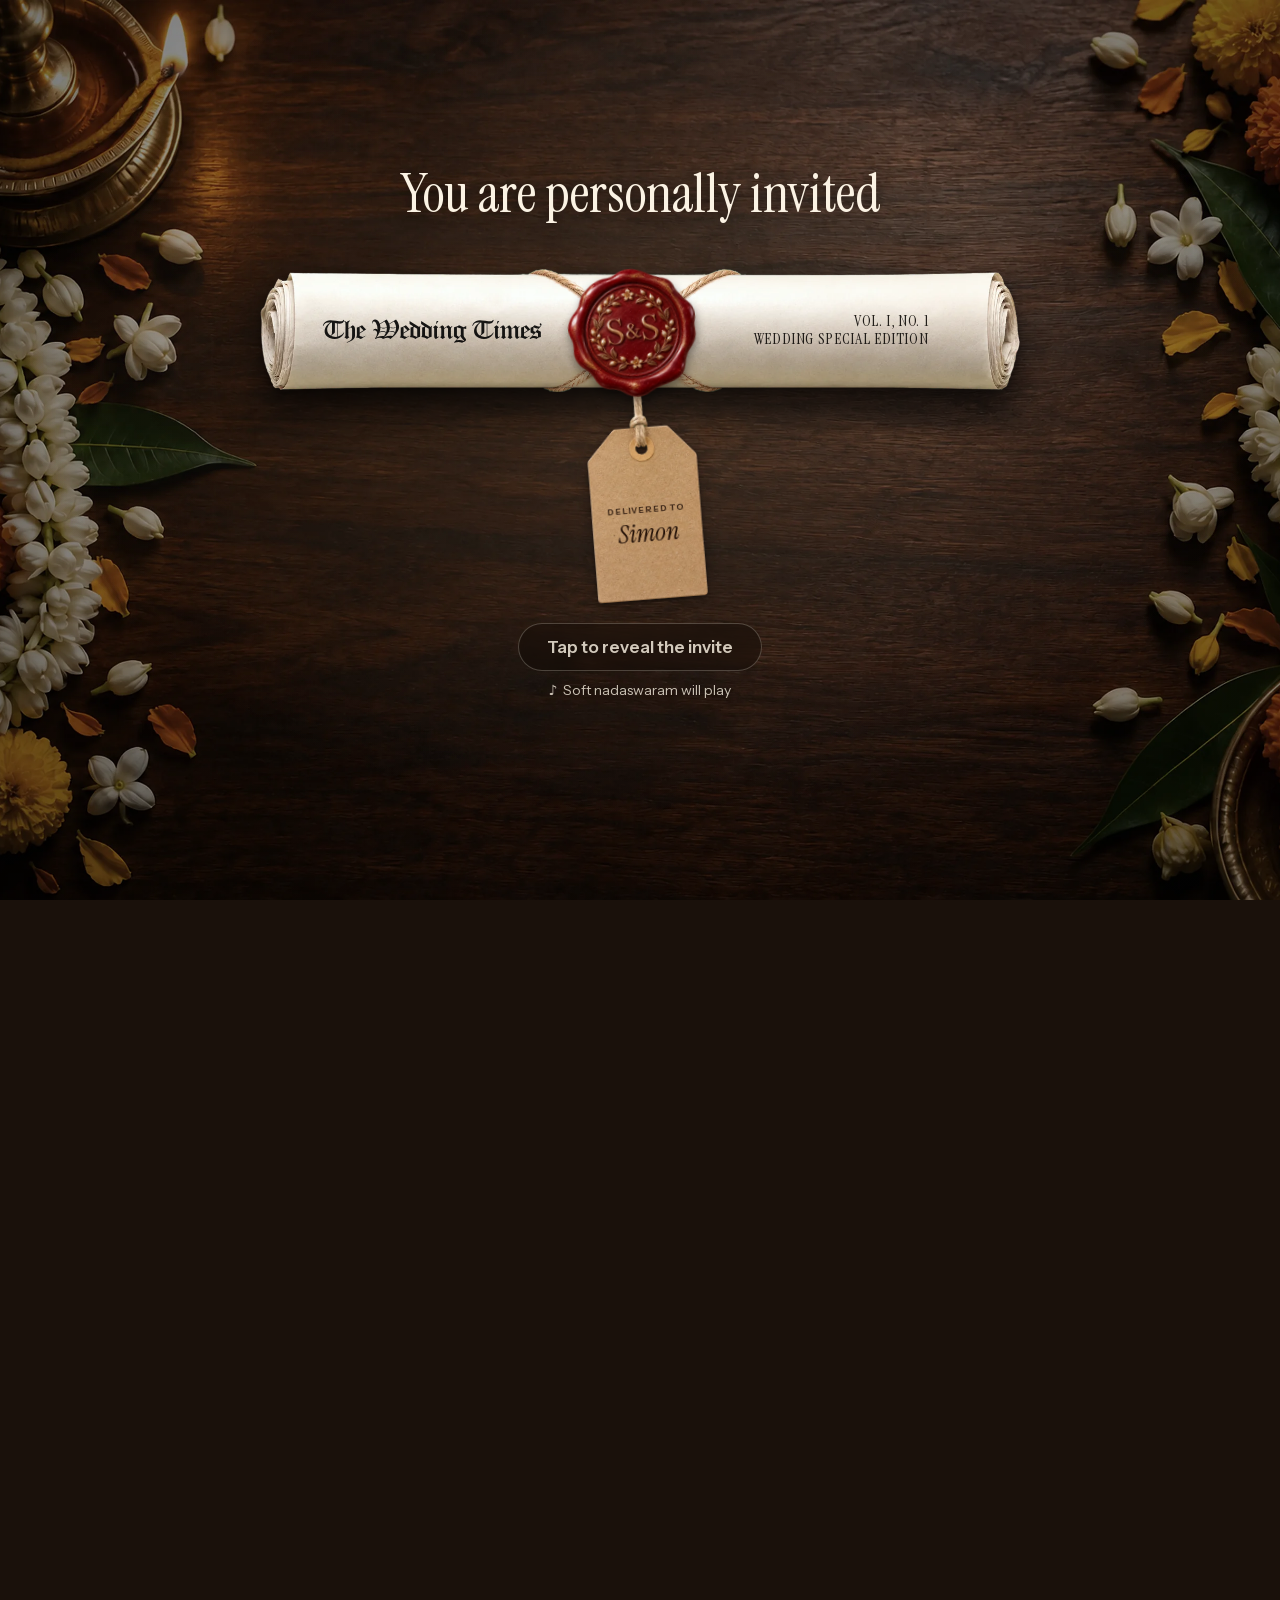
<file: ijw4t.html>
<!DOCTYPE html><html lang="en" class="instrument_serif_8c4ab588-module__AuOkkq__variable instrument_sans_fb055bc1-module__M68RZW__variable noto_serif_malayalam_5a750442-module__ylUfRa__variable anek_kannada_9212c491-module__RlVZbW__variable"><head><meta charSet="utf-8"/><meta name="viewport" content="width=device-width, initial-scale=1, viewport-fit=cover"/><link rel="preload" href="/_next/static/media/3ef111145c7c84aa-s.p.1fbpo5eshh5em.woff2" as="font" crossorigin="" type="font/woff2"/><link rel="preload" href="/_next/static/media/6b186f06197624ff-s.p.171shbaxyastj.woff2" as="font" crossorigin="" type="font/woff2"/><link rel="preload" href="/_next/static/media/7ebf22b5a21034f8-s.p.3j3877k49yy0l.woff2" as="font" crossorigin="" type="font/woff2"/><link rel="preload" href="/_next/static/media/e41d5df559864f9e-s.p.1g73gv09-xcb6.woff2" as="font" crossorigin="" type="font/woff2"/><link rel="preload" href="/brand/wordmark.svg" as="image"/><link rel="preload" as="image"/><link rel="preload" href="/ornaments/ganesh.svg" as="image"/><link rel="preload" href="/ornaments/with-left.svg" as="image"/><link rel="preload" href="/ornaments/ornament.svg" as="image"/><link rel="preload" href="/ornaments/icon-pin.svg" as="image"/><link rel="preload" href="/ornaments/line-left.svg" as="image"/><link rel="preload" href="/ornaments/line-right.svg" as="image"/><link rel="preload" href="/ornaments/heart.svg" as="image"/><link rel="preload" href="/delivery/seal.webp" as="image" type="image/webp"/><link rel="preload" href="/delivery/roll.webp" as="image" type="image/webp"/><link rel="preload" as="image" href="/delivery/twine.webp" fetchPriority="high"/><link rel="preload" href="/delivery/tag.webp" as="image" type="image/webp"/><link rel="stylesheet" href="/_next/static/chunks/2zbqgsrodcpcy.css" data-precedence="next"/><link rel="stylesheet" href="/_next/static/chunks/1s82vutrenr0d.css" data-precedence="next"/><link rel="preload" as="script" fetchPriority="low" href="/_next/static/chunks/3s6nzrbk-8mnv.js"/><script src="/_next/static/chunks/3450qyhportkm.js" async=""></script><script src="/_next/static/chunks/196x_tfexoucg.js" async=""></script><script src="/_next/static/chunks/3bawhkhjtuhib.js" async=""></script><script src="/_next/static/chunks/turbopack-3nn4ptv5os_lz.js" async=""></script><script src="/_next/static/chunks/3fntmmi971322.js" async=""></script><script src="/_next/static/chunks/0axdrs6tow-4n.js" async=""></script><script src="/_next/static/chunks/17ntx4fap6cll.js" async=""></script><script src="/_next/static/chunks/0iy8m4r74r-px.js" async=""></script><link rel="preload" href="/scene/table-portrait-oil.webp" as="image" type="image/webp" media="(max-aspect-ratio: 1/1)"/><link rel="preload" href="/scene/table-landscape-oil.webp" as="image" type="image/webp" media="(min-aspect-ratio: 1/1)"/><link rel="preload" href="/_next/static/chunks/3gni5upcg-yca.css" as="style"/><meta name="theme-color" content="#1a110b"/><title>Simon, you are personally invited</title><meta name="description" content="Sneha &amp; Sudhanva are getting married. Sangeet 25 Nov and Wedding 26 Nov in Kochi."/><meta name="robots" content="noindex, nofollow"/><meta property="og:title" content="Simon, you are personally invited"/><meta property="og:description" content="Sneha &amp; Sudhanva are getting married. Sangeet 25 Nov and Wedding 26 Nov in Kochi."/><meta property="og:image" content="https://roshanr-2006.github.io/og/ijw4t.jpg"/><meta property="og:image:width" content="1200"/><meta property="og:image:height" content="630"/><meta property="og:image:alt" content="Simon, you are personally invited"/><meta property="og:type" content="website"/><meta name="twitter:card" content="summary_large_image"/><meta name="twitter:title" content="Simon, you are personally invited"/><meta name="twitter:description" content="Sneha &amp; Sudhanva are getting married. Sangeet 25 Nov and Wedding 26 Nov in Kochi."/><meta name="twitter:image" content="https://roshanr-2006.github.io/og/ijw4t.jpg"/><link rel="icon" href="/favicon.ico?favicon.1d63w5u3_a0iu.ico" sizes="48x48" type="image/x-icon"/><link rel="icon" href="/icon.png?icon.2cc-btpuzl9oh.png" sizes="96x96" type="image/png"/><link rel="apple-touch-icon" href="/apple-icon.png?apple-icon.0wy86meb47rbk.png" sizes="180x180" type="image/png"/><meta name="next-size-adjust" content=""/><link rel="preload" as="image" href="/delivery/roll.webp" type="image/webp"/><link rel="preload" as="image" href="/delivery/seal.webp" type="image/webp"/><link rel="preload" as="image" href="/delivery/tag.webp" type="image/webp"/><link rel="preload" as="image" href="/scene/table-portrait-oil.webp" type="image/webp" media="(max-aspect-ratio: 1/1)"/><link rel="preload" as="image" href="/scene/table-landscape-oil.webp" type="image/webp" media="(min-aspect-ratio: 1/1)"/><script src="/_next/static/chunks/0cz1d0mv5g_q7.js" noModule=""></script></head><body><div hidden=""><!--$--><!--/$--></div><div class="edition-module__s-QfdG__root" data-edition="true" data-stage="sealed"><div class="scenes-module__tcJH9G__scenes" aria-hidden="true"><div class="scenes-module__tcJH9G__layer scenes-module__tcJH9G__home" data-scene="home"></div><div class="scenes-module__tcJH9G__layer scenes-module__tcJH9G__kochi" data-scene="kochi"></div><div class="scenes-module__tcJH9G__layer scenes-module__tcJH9G__karkala" data-scene="karkala"></div><div class="scenes-module__tcJH9G__layer scenes-module__tcJH9G__story" data-scene="story"></div><div class="scenes-module__tcJH9G__glow"></div><div class="scenes-module__tcJH9G__dim" data-dim="true"></div><div class="scenes-module__tcJH9G__mist scenes-module__tcJH9G__mistWarm" data-mist="kochi-back"></div><div class="scenes-module__tcJH9G__mist scenes-module__tcJH9G__mistCool" data-mist="karkala-back"></div><div class="scenes-module__tcJH9G__mist scenes-module__tcJH9G__mistRose" data-mist="story-back"></div></div><main class="edition-module__s-QfdG__main"><div data-front="true" class="edition-module__s-QfdG__front"><section id="front" aria-label="Front page" data-sheet="true" class="sheet-module__VwvCUW__sheet"><div class="sheet-module__VwvCUW__inner "><header class="front-module__mmu6Ra__masthead"><p class="front-module__mmu6Ra__topline">Celebration | Love | Promise | Happiness | Romance</p><h1 class="front-module__mmu6Ra__wordmark"><img src="/brand/wordmark.svg" alt="The Wedding Times" width="682" height="83"/></h1><div class="front-module__mmu6Ra__dateline"><span>Kochi, Kerala</span><span>25 &amp; 26 November, 2026</span><span class="front-module__mmu6Ra__forever">Forever &amp; Always</span></div></header><p class="front-module__mmu6Ra__kicker">A special edition for <strong data-kicker-name="true">Simon</strong></p><h2 class="front-module__mmu6Ra__headline">THE BIG DAY IS HERE!</h2><figure class="front-module__mmu6Ra__cover"><img alt="Sneha and Sudhanva, foreheads touching, smiling" decoding="async" data-nimg="fill" class="front-module__mmu6Ra__coverImg" style="position:absolute;height:100%;width:100%;left:0;top:0;right:0;bottom:0;color:transparent" src="/photos/cover.jpg"/><figcaption class="front-module__mmu6Ra__names">Sneha <span class="front-module__mmu6Ra__amp" style="display:inline-block;line-height:0"><svg viewBox="-0.63 3.4 63.54 77.87" aria-hidden="true" focusable="false" style="height:1.08em;width:auto;vertical-align:-0.2em;overflow:visible"><path fill="currentColor" d="M11.95 79.27Q9.50 79.27 7.31 78.48Q5.11 77.69 3.67 76.25Q3.17 75.67 2.74 75.06Q2.30 74.45 1.94 73.73Q1.73 73.30 1.66 72.86Q1.58 72.43 1.58 72.07Q1.58 70.92 1.94 70.92Q2.09 70.92 2.45 71.50Q2.74 72.07 3.17 72.72Q3.60 73.37 4.18 73.80Q5.69 74.88 7.38 75.53Q9.07 76.18 10.87 76.18Q12.46 76.18 14 75.60Q15.55 75.02 16.99 73.73Q20.09 71.06 22.32 67.39Q24.55 63.72 26.35 59.26Q22.82 59.90 19.44 59.90Q15.19 59.90 11.77 58.75Q8.35 57.60 6.37 55.12Q4.39 52.63 4.39 48.74Q4.39 46.22 5.47 43.45Q6.55 40.68 8.64 38.02Q5.47 37.15 3.42 35.17Q1.37 33.19 1.37 29.66Q1.37 26.50 3.60 23.36Q5.83 20.23 9.94 18.14Q14.04 16.06 19.58 16.06Q21.10 16.06 22.79 16.38Q24.48 16.70 25.92 17.17Q27.36 17.64 28.01 18.07Q29.02 18.65 29.02 19.22Q29.02 19.51 28.73 19.62Q28.44 19.73 28.01 19.51Q26.86 18.94 24.70 18.43Q22.54 17.93 20.66 17.93Q15.91 17.93 12.56 19.76Q9.22 21.60 7.49 24.34Q5.76 27.07 5.76 29.74Q5.76 31.82 6.88 33.55Q7.99 35.28 10.30 36.07Q12.46 33.77 15.37 31.72Q18.29 29.66 21.89 28.01Q22.97 27.50 25.34 26.39Q27.72 25.27 30.74 23.76Q33.77 22.25 36.79 20.74Q37.80 16.63 39.42 13.14Q41.04 9.65 43.52 7.52Q46.01 5.40 49.54 5.40Q51.55 5.40 52.45 6.37Q53.35 7.34 53.35 8.78Q53.35 11.30 51.44 13.39Q49.54 15.48 46.40 17.32Q43.27 19.15 39.60 21.02Q38.74 23.18 37.94 25.70Q37.15 28.22 36.43 31.10Q41.33 29.23 45.79 27.79Q50.26 26.35 53.86 26.35Q57.24 26.35 59.08 27.86Q60.91 29.38 60.91 32.11Q60.91 34.85 58.97 38.74Q56.66 43.42 52.06 47.34Q47.45 51.26 41.65 54.11Q35.86 56.95 29.88 58.46Q28.08 64.37 25.74 69.19Q23.40 74.02 20.09 76.61Q18.36 77.98 16.24 78.62Q14.11 79.27 11.95 79.27M40.61 18.65Q43.49 17.06 45.90 15.37Q48.31 13.68 49.79 11.84Q51.26 10.01 51.26 7.99Q51.26 6.84 50.11 6.84Q49.75 6.84 49.03 7.06Q48.31 7.27 47.74 7.85Q46.44 9 44.53 11.66Q42.62 14.33 40.61 18.65M13.39 36.65L13.97 36.65Q18.94 36.65 24.08 35.17Q29.23 33.70 34.20 31.90Q34.78 29.59 35.28 27.29Q35.78 24.98 36.29 22.75Q33.41 24.19 30.67 25.56Q27.94 26.93 25.85 27.90Q23.76 28.87 22.75 29.30Q19.73 30.67 17.39 32.58Q15.05 34.49 13.39 36.65M30.38 56.74Q35.71 55.44 41 52.74Q46.30 50.04 50.58 46.30Q54.86 42.55 57.10 38.16Q58.32 35.71 58.32 33.77Q58.32 31.75 56.99 30.67Q55.66 29.59 53.28 29.59Q49.90 29.59 45.32 31.07Q40.75 32.54 35.64 34.34Q34.49 39.67 33.23 45.47Q31.97 51.26 30.38 56.74M22.25 57.82Q24.62 57.82 27.07 57.38Q28.80 52.56 30.31 46.94Q31.82 41.33 33.41 35.06Q28.94 36.58 24.41 37.73Q19.87 38.88 15.62 38.88Q13.82 38.88 11.95 38.66Q9.43 43.06 9.43 47.23Q9.43 50.90 11.12 53.24Q12.82 55.58 15.73 56.70Q18.65 57.82 22.25 57.82"></path></svg><span class="sr-only">&amp;</span></span> Sudhanva</figcaption></figure></div></section></div><div data-rest="true" class="edition-module__s-QfdG__rest" aria-hidden="true"><section id="invitation" aria-label="The invitation" data-sheet="true" class="sheet-module__VwvCUW__sheet"><div class="sheet-module__VwvCUW__inner invitation-module__HiYqpa__page"><div class="sheet-module__VwvCUW__strip"><span>Thursday, 26 November, 2026</span><span>Kochi, Kerala</span></div><img src="/ornaments/ganesh.svg" alt="" width="85" height="110" class="invitation-module__HiYqpa__ganesh"/><p class="invitation-module__HiYqpa__blessing">|| Shree Kuladevatha Prasanna ||</p><div class="invitation-module__HiYqpa__hosts"><p class="invitation-module__HiYqpa__parents"><span>Smt. M. Preetha</span><span class="invitation-module__HiYqpa__amp" style="display:inline-block;line-height:0"><svg viewBox="-0.63 3.4 63.54 77.87" aria-hidden="true" focusable="false" style="height:1.08em;width:auto;vertical-align:-0.2em;overflow:visible"><path fill="currentColor" d="M11.95 79.27Q9.50 79.27 7.31 78.48Q5.11 77.69 3.67 76.25Q3.17 75.67 2.74 75.06Q2.30 74.45 1.94 73.73Q1.73 73.30 1.66 72.86Q1.58 72.43 1.58 72.07Q1.58 70.92 1.94 70.92Q2.09 70.92 2.45 71.50Q2.74 72.07 3.17 72.72Q3.60 73.37 4.18 73.80Q5.69 74.88 7.38 75.53Q9.07 76.18 10.87 76.18Q12.46 76.18 14 75.60Q15.55 75.02 16.99 73.73Q20.09 71.06 22.32 67.39Q24.55 63.72 26.35 59.26Q22.82 59.90 19.44 59.90Q15.19 59.90 11.77 58.75Q8.35 57.60 6.37 55.12Q4.39 52.63 4.39 48.74Q4.39 46.22 5.47 43.45Q6.55 40.68 8.64 38.02Q5.47 37.15 3.42 35.17Q1.37 33.19 1.37 29.66Q1.37 26.50 3.60 23.36Q5.83 20.23 9.94 18.14Q14.04 16.06 19.58 16.06Q21.10 16.06 22.79 16.38Q24.48 16.70 25.92 17.17Q27.36 17.64 28.01 18.07Q29.02 18.65 29.02 19.22Q29.02 19.51 28.73 19.62Q28.44 19.73 28.01 19.51Q26.86 18.94 24.70 18.43Q22.54 17.93 20.66 17.93Q15.91 17.93 12.56 19.76Q9.22 21.60 7.49 24.34Q5.76 27.07 5.76 29.74Q5.76 31.82 6.88 33.55Q7.99 35.28 10.30 36.07Q12.46 33.77 15.37 31.72Q18.29 29.66 21.89 28.01Q22.97 27.50 25.34 26.39Q27.72 25.27 30.74 23.76Q33.77 22.25 36.79 20.74Q37.80 16.63 39.42 13.14Q41.04 9.65 43.52 7.52Q46.01 5.40 49.54 5.40Q51.55 5.40 52.45 6.37Q53.35 7.34 53.35 8.78Q53.35 11.30 51.44 13.39Q49.54 15.48 46.40 17.32Q43.27 19.15 39.60 21.02Q38.74 23.18 37.94 25.70Q37.15 28.22 36.43 31.10Q41.33 29.23 45.79 27.79Q50.26 26.35 53.86 26.35Q57.24 26.35 59.08 27.86Q60.91 29.38 60.91 32.11Q60.91 34.85 58.97 38.74Q56.66 43.42 52.06 47.34Q47.45 51.26 41.65 54.11Q35.86 56.95 29.88 58.46Q28.08 64.37 25.74 69.19Q23.40 74.02 20.09 76.61Q18.36 77.98 16.24 78.62Q14.11 79.27 11.95 79.27M40.61 18.65Q43.49 17.06 45.90 15.37Q48.31 13.68 49.79 11.84Q51.26 10.01 51.26 7.99Q51.26 6.84 50.11 6.84Q49.75 6.84 49.03 7.06Q48.31 7.27 47.74 7.85Q46.44 9 44.53 11.66Q42.62 14.33 40.61 18.65M13.39 36.65L13.97 36.65Q18.94 36.65 24.08 35.17Q29.23 33.70 34.20 31.90Q34.78 29.59 35.28 27.29Q35.78 24.98 36.29 22.75Q33.41 24.19 30.67 25.56Q27.94 26.93 25.85 27.90Q23.76 28.87 22.75 29.30Q19.73 30.67 17.39 32.58Q15.05 34.49 13.39 36.65M30.38 56.74Q35.71 55.44 41 52.74Q46.30 50.04 50.58 46.30Q54.86 42.55 57.10 38.16Q58.32 35.71 58.32 33.77Q58.32 31.75 56.99 30.67Q55.66 29.59 53.28 29.59Q49.90 29.59 45.32 31.07Q40.75 32.54 35.64 34.34Q34.49 39.67 33.23 45.47Q31.97 51.26 30.38 56.74M22.25 57.82Q24.62 57.82 27.07 57.38Q28.80 52.56 30.31 46.94Q31.82 41.33 33.41 35.06Q28.94 36.58 24.41 37.73Q19.87 38.88 15.62 38.88Q13.82 38.88 11.95 38.66Q9.43 43.06 9.43 47.23Q9.43 50.90 11.12 53.24Q12.82 55.58 15.73 56.70Q18.65 57.82 22.25 57.82"></path></svg><span class="sr-only">&amp;</span></span><span>Shri M. Rajesh</span></p><p class="invitation-module__HiYqpa__address">(MLA Road, Udayamperoor)</p></div><p class="invitation-module__HiYqpa__request">Request the pleasure of your company, along with your family and friends, on the auspicious occasion of the wedding ceremony of their beloved <!-- -->daughter</p><div class="invitation-module__HiYqpa__person"><p class="invitation-module__HiYqpa__name"><span class="invitation-module__HiYqpa__honorific">Chi. Sou.</span> <span>Sneha</span></p><p class="invitation-module__HiYqpa__lineage">(Granddaughter of Smt. Bhoomi Ammal &amp; Late Shri Madhusudhanan Potti, and Smt. Leelavathi Ammal &amp; Late Shri Rajagopala Kukkilaya)</p></div><div class="invitation-module__HiYqpa__with" aria-hidden="true"><img src="/ornaments/with-left.svg" alt="" width="108" height="17"/><span>with</span><img src="/ornaments/with-left.svg" alt="" width="108" height="17" class="invitation-module__HiYqpa__mirror"/></div><p class="sr-only">with</p><div class="invitation-module__HiYqpa__person"><p class="invitation-module__HiYqpa__name"><span class="invitation-module__HiYqpa__honorific">Chi.</span> <span>Sudhanva Acharya</span></p><p class="invitation-module__HiYqpa__parentsOf">(Son of Smt. Ambuja &amp; Shri. Muralidhara Acharya, Berke House, Sanoor)</p><p class="invitation-module__HiYqpa__lineage">(Grandson of Late Shri. Ramakrishna Bhat &amp; Late Smt. Leelavathi, and Late Smt. Ratnavathi &amp; Late Shri. Madhava Acharya, Sanoor)</p></div><img src="/ornaments/ornament.svg" alt="" width="599" height="67" class="sheet-module__VwvCUW__ornament sheet-module__VwvCUW__ornamentFlip invitation-module__HiYqpa__bottomOrnament"/></div></section><section class="arrival-module__558NYW__arrival" data-arrival="kochi" aria-label="The rituals begin in Kochi"><div class="arrival-module__558NYW__sign" data-sign="true"><p class="arrival-module__558NYW__eyebrow">The rituals begin in</p><p class="arrival-module__558NYW__place">Kochi</p><p class="arrival-module__558NYW__native"><span lang="ml">കൊച്ചിയിലേക്ക് സ്വാഗതം</span></p><span class="arrival-module__558NYW__rule" aria-hidden="true"></span><p class="arrival-module__558NYW__line">Sangeet &amp; Wedding · 25 &amp; 26 Nov</p></div></section><section id="kochi" aria-label="Sangeet &amp; Wedding, Kochi, Kerala" data-sheet="true" class="sheet-module__VwvCUW__sheet"><div class="sheet-module__VwvCUW__inner chapter-module__I6GCJa__page"><div class="sheet-module__VwvCUW__strip"><span>25 &amp; 26 November, 2026</span><span>Kochi, Kerala</span></div><img src="/ornaments/ornament.svg" alt="" width="599" height="67" class="sheet-module__VwvCUW__ornament  chapter-module__I6GCJa__topOrnament"/><p class="chapter-module__I6GCJa__kicker">The Kochi edition</p><h2 class="chapter-module__I6GCJa__title">Sangeet &amp; Wedding</h2><div class="chapter-module__I6GCJa__dates"><div class="chapter-module__I6GCJa__dateCard"><div class="chapter-module__I6GCJa__badge" aria-hidden="true"><span class="chapter-module__I6GCJa__badgeDay">Wed</span><span class="chapter-module__I6GCJa__badgeNum">25</span><span class="chapter-module__I6GCJa__badgeMonth">Nov</span></div><div class="chapter-module__I6GCJa__dateInfo"><p class="chapter-module__I6GCJa__dateEvent">Sangeet</p><p class="chapter-module__I6GCJa__dateDay">Wednesday<span class="sr-only">, <!-- -->25 November, 2026</span></p><p class="chapter-module__I6GCJa__dateTime">6:00 PM</p></div></div><div class="chapter-module__I6GCJa__dateCard"><div class="chapter-module__I6GCJa__badge" aria-hidden="true"><span class="chapter-module__I6GCJa__badgeDay">Thu</span><span class="chapter-module__I6GCJa__badgeNum">26</span><span class="chapter-module__I6GCJa__badgeMonth">Nov</span></div><div class="chapter-module__I6GCJa__dateInfo"><p class="chapter-module__I6GCJa__dateEvent">Wedding</p><p class="chapter-module__I6GCJa__dateDay">Thursday<span class="sr-only">, <!-- -->26 November, 2026</span></p><p class="chapter-module__I6GCJa__dateTime">9:31 AM</p><p class="chapter-module__I6GCJa__dateNote">Muhurtham · Dhanur Lagnam</p></div></div></div><div class="chapter-module__I6GCJa__ctaFull"><div class="chapter-module__I6GCJa__calWrap" data-align="stretch"><button type="button" class="chapter-module__I6GCJa__secondary" aria-haspopup="menu" aria-expanded="false" aria-controls="_R_15ikinpfdb_"><svg viewBox="0 0 24 24" width="18" height="18" aria-hidden="true"><rect x="3.5" y="5" width="17" height="15.5" rx="2" fill="none" stroke="currentColor" stroke-width="1.6"></rect><path d="M3.5 10h17M8 3v4M16 3v4M8.5 14.5h2M13.5 14.5h2M8.5 17.5h2" fill="none" stroke="currentColor" stroke-width="1.6" stroke-linecap="round"></path></svg>Add to calendar</button><div id="_R_15ikinpfdb_" class="chapter-module__I6GCJa__calMenu" role="menu"><a role="menuitem" href="https://calendar.google.com/calendar/render?action=TEMPLATE&amp;text=Sangeet+%C2%B7+Sneha+%26+Sudhanva&amp;dates=20261125T123000Z%2F20261125T163000Z&amp;details=6%3A00+PM%0AColour+code%3A+Beige+%26+cream&amp;location=Sree+Santhana+Gopala+Krishna+Temple%2C+Oottupura%2C+Muthukulangara%2C+Eroor+Road%2C+Tripunithura%2C+Ernakulam%2C+Kerala&amp;ctz=Asia%2FKolkata" target="_blank" rel="noopener noreferrer">Sangeet · Google Calendar</a><a role="menuitem" href="https://calendar.google.com/calendar/render?action=TEMPLATE&amp;text=Wedding+%C2%B7+Sneha+%26+Sudhanva&amp;dates=20261126T040100Z%2F20261126T070100Z&amp;details=9%3A31+AM%0AMuhurtham+%C2%B7+Dhanur+Lagnam&amp;location=Sree+Santhana+Gopala+Krishna+Temple%2C+Oottupura%2C+Muthukulangara%2C+Eroor+Road%2C+Tripunithura%2C+Ernakulam%2C+Kerala&amp;ctz=Asia%2FKolkata" target="_blank" rel="noopener noreferrer">Wedding · Google Calendar</a><a role="menuitem" href="/calendar/kochi.ics">Both · Apple or Outlook</a></div></div></div><hr class="chapter-module__I6GCJa__divider"/><section class="chapter-module__I6GCJa__detail" aria-label="Venue"><span class="chapter-module__I6GCJa__tile" aria-hidden="true"><img src="/ornaments/icon-pin.svg" alt="" width="40" height="40"/></span><div class="chapter-module__I6GCJa__detailBody"><p class="chapter-module__I6GCJa__detailTitle">Sree Santhana Gopala Krishna Temple, Oottupura</p><p class="chapter-module__I6GCJa__detailText">Muthukulangara, Eroor Road, Tripunithura, Ernakulam, Kerala</p></div><a class="chapter-module__I6GCJa__secondary" href="https://www.google.com/maps/dir/?api=1&amp;destination=Muthukulangara%20Sree%20Santhana%20Gopala%20Sree%20Krishna%20Swamy%20Temple%2C%20Eroor%20Rd%2C%20Eroor%20South%2C%20Ernakulam%2C%20Kerala%20682306" target="_blank" rel="noopener noreferrer">Get directions<svg viewBox="0 0 24 24" width="15" height="15" aria-hidden="true"><path d="M7 17L17 7M9 7h8v8" fill="none" stroke="currentColor" stroke-width="1.8" stroke-linecap="round" stroke-linejoin="round"></path></svg></a></section><div><hr class="chapter-module__I6GCJa__divider"/><section class="chapter-module__I6GCJa__detail" aria-label="Colour code for Sangeet"><span class="chapter-module__I6GCJa__tile" aria-hidden="true"><svg viewBox="0 0 24 24" width="40" height="40" aria-hidden="true"><g fill="none" stroke="currentColor" stroke-linecap="round" stroke-linejoin="round" stroke-width="1.7"><path d="M12 22a1 1 0 0 1 0-20a10 9 0 0 1 10 9a5 5 0 0 1-5 5h-2.25a1.75 1.75 0 0 0-1.4 2.8l.3.4a1.75 1.75 0 0 1-1.4 2.8z"></path><circle cx="13.5" cy="6.5" r=".6" fill="currentColor"></circle><circle cx="17.5" cy="10.5" r=".6" fill="currentColor"></circle><circle cx="6.5" cy="12.5" r=".6" fill="currentColor"></circle><circle cx="8.5" cy="7.5" r=".6" fill="currentColor"></circle></g></svg></span><div class="chapter-module__I6GCJa__detailBody"><p class="chapter-module__I6GCJa__detailTitle">Beige &amp; cream</p><p class="chapter-module__I6GCJa__detailText">Colour code for <!-- -->Sangeet</p><ul class="chapter-module__I6GCJa__swatches" aria-label="Beige &amp; cream colours" data-swatches="true"><li><span data-swatch="true" class="chapter-module__I6GCJa__swatch" style="background:#FBF5E6" aria-hidden="true"></span><span class="chapter-module__I6GCJa__swatchName">Ivory</span></li><li><span data-swatch="true" class="chapter-module__I6GCJa__swatch" style="background:#F0E3C8" aria-hidden="true"></span><span class="chapter-module__I6GCJa__swatchName">Cream</span></li><li><span data-swatch="true" class="chapter-module__I6GCJa__swatch" style="background:#DCC6A0" aria-hidden="true"></span><span class="chapter-module__I6GCJa__swatchName">Beige</span></li><li><span data-swatch="true" class="chapter-module__I6GCJa__swatch" style="background:#C6A778" aria-hidden="true"></span><span class="chapter-module__I6GCJa__swatchName">Sand</span></li></ul></div></section></div><div class="chapter-module__I6GCJa__wishes"><p class="chapter-module__I6GCJa__wishesLabel"><img src="/ornaments/line-left.svg" alt="" width="66" height="12"/><span>With Best Wishes From</span><img src="/ornaments/line-right.svg" alt="" width="66" height="12"/></p><p class="chapter-module__I6GCJa__wishesName">Roshan R</p></div><img src="/ornaments/ornament.svg" alt="" width="599" height="67" class="sheet-module__VwvCUW__ornament sheet-module__VwvCUW__ornamentFlip chapter-module__I6GCJa__bottomOrnament"/></div></section><section class="arrival-module__558NYW__arrival" data-arrival="story" aria-label="And now Meet the couple"><div class="arrival-module__558NYW__sign" data-sign="true"><p class="arrival-module__558NYW__eyebrow">And now</p><p class="arrival-module__558NYW__place">Meet the couple</p><p class="arrival-module__558NYW__native"><span lang="ml">സ്നേഹ</span><span lang="en">&amp;</span><span lang="kn">ಸುಧನ್ವ</span></p><span class="arrival-module__558NYW__rule" aria-hidden="true"></span><p class="arrival-module__558NYW__line">Kerala weds Karnataka</p></div></section><section id="story" aria-label="Our story" data-sheet="true" class="sheet-module__VwvCUW__sheet"><div class="sheet-module__VwvCUW__inner story-module__JVG59G__page"><div class="sheet-module__VwvCUW__strip"><span>Thursday, 26 November, 2026</span><span>Kochi, Kerala</span></div><img src="/ornaments/ornament.svg" alt="" width="599" height="67" class="sheet-module__VwvCUW__ornament  story-module__JVG59G__topOrnament"/><p class="story-module__JVG59G__kicker">Our story</p><article class="story-module__JVG59G__row"><figure class="story-module__JVG59G__photo"><img alt="Sudhanva and Sneha hugging in the misty hills" loading="lazy" decoding="async" data-nimg="fill" class="story-module__JVG59G__img story-module__JVG59G__hills" style="position:absolute;height:100%;width:100%;left:0;top:0;right:0;bottom:0;color:transparent" src="/photos/hills.jpg"/></figure><div class="story-module__JVG59G__text"><h2 class="story-module__JVG59G__heading">An Arranged Beginning</h2><p class="story-module__JVG59G__body"><span class="story-module__JVG59G__drop">W</span>hat began with a simple exchange of biodatas soon became something neither of us expected. Our first call was a little nervous, but the next night, a two-and-a-half-hour conversation changed everything. We talked about marriage, dreams and expectations, and found a comfort that felt surprisingly natural.</p></div></article><article class="story-module__JVG59G__row story-module__JVG59G__flip"><figure class="story-module__JVG59G__photo"><img alt="Sudhanva holding Sneha in a warmly lit café" loading="lazy" decoding="async" data-nimg="fill" class="story-module__JVG59G__img story-module__JVG59G__cafe" style="position:absolute;height:100%;width:100%;left:0;top:0;right:0;bottom:0;color:transparent" src="/photos/cafe.jpg"/></figure><div class="story-module__JVG59G__text"><h2 class="story-module__JVG59G__heading">Became a Love we<!-- --> <span class="story-module__JVG59G__keep">chose<img src="/ornaments/heart.svg" alt="" width="33" height="39" class="story-module__JVG59G__heart"/></span></h2><p class="story-module__JVG59G__body">Two weeks later, Sudhanva came to Kochi, and we finally met. From café to waterfalls, and quiet moments together, those two days made us feel comfortable, safe and connected. As the days passed, our conversations grew deeper and our bond stronger. Somewhere along the way, an arranged beginning became a love we chose, and a person we knew we wanted beside us for all the chapters ahead.</p></div></article><img src="/ornaments/ornament.svg" alt="" width="599" height="67" class="sheet-module__VwvCUW__ornament sheet-module__VwvCUW__ornamentFlip story-module__JVG59G__bottomOrnament"/></div></section><section id="pictures" aria-label="In pictures" data-sheet="true" class="sheet-module__VwvCUW__sheet"><div class="sheet-module__VwvCUW__inner pictures-module__XvCPHG__page"><div class="sheet-module__VwvCUW__strip"><span>Thursday, 26 November, 2026</span><span>Kochi, Kerala</span></div><img src="/ornaments/ornament.svg" alt="" width="599" height="67" class="sheet-module__VwvCUW__ornament  pictures-module__XvCPHG__ornament"/><h2 class="pictures-module__XvCPHG__title">In Pictures</h2><div class="pictures-module__XvCPHG__viewport" role="region" aria-roledescription="carousel" aria-label="Photos of Sneha and Sudhanva" tabindex="0"><div class="pictures-module__XvCPHG__container"><figure class="pictures-module__XvCPHG__slide" data-active="true"><div class="pictures-module__XvCPHG__frame"><img alt="Sneha and Sudhanva" loading="lazy" decoding="async" data-nimg="fill" class="pictures-module__XvCPHG__media" style="position:absolute;height:100%;width:100%;left:0;top:0;right:0;bottom:0;color:transparent" src="/photos/ours/01-by-the-window.jpg"/></div></figure><figure class="pictures-module__XvCPHG__slide"><div class="pictures-module__XvCPHG__frame"><img alt="Sneha and Sudhanva" loading="lazy" decoding="async" data-nimg="fill" class="pictures-module__XvCPHG__media" style="position:absolute;height:100%;width:100%;left:0;top:0;right:0;bottom:0;color:transparent" src="/photos/ours/02-all-smiles.jpg"/></div></figure><figure class="pictures-module__XvCPHG__slide"><div class="pictures-module__XvCPHG__frame"><img alt="Sneha and Sudhanva" loading="lazy" decoding="async" data-nimg="fill" class="pictures-module__XvCPHG__media" style="position:absolute;height:100%;width:100%;left:0;top:0;right:0;bottom:0;color:transparent" src="/photos/ours/03-in-mundu-and-saree.jpg"/></div></figure><figure class="pictures-module__XvCPHG__slide"><div class="pictures-module__XvCPHG__frame"><img alt="Sneha and Sudhanva" loading="lazy" decoding="async" data-nimg="fill" class="pictures-module__XvCPHG__media" style="position:absolute;height:100%;width:100%;left:0;top:0;right:0;bottom:0;color:transparent" src="/photos/ours/04-out-for-a-ride.jpg"/></div></figure><figure class="pictures-module__XvCPHG__slide"><div class="pictures-module__XvCPHG__frame"><img alt="Sneha and Sudhanva" loading="lazy" decoding="async" data-nimg="fill" class="pictures-module__XvCPHG__media" style="position:absolute;height:100%;width:100%;left:0;top:0;right:0;bottom:0;color:transparent" src="/photos/ours/05-us-being-us.jpg"/></div></figure></div></div><div class="pictures-module__XvCPHG__controls"><button type="button" class="pictures-module__XvCPHG__arrow" aria-label="Previous photo"><svg viewBox="0 0 24 24" width="18" height="18" aria-hidden="true"><path d="M15 5l-7 7 7 7" fill="none" stroke="currentColor" stroke-width="1.6" stroke-linecap="round" stroke-linejoin="round"></path></svg></button><div class="pictures-module__XvCPHG__dots" role="tablist" aria-label="Choose photo"><button type="button" role="tab" aria-selected="true" aria-label="Photo 1 of 5" data-active="true"></button><button type="button" role="tab" aria-selected="false" aria-label="Photo 2 of 5"></button><button type="button" role="tab" aria-selected="false" aria-label="Photo 3 of 5"></button><button type="button" role="tab" aria-selected="false" aria-label="Photo 4 of 5"></button><button type="button" role="tab" aria-selected="false" aria-label="Photo 5 of 5"></button></div><button type="button" class="pictures-module__XvCPHG__arrow" aria-label="Next photo"><svg viewBox="0 0 24 24" width="18" height="18" aria-hidden="true"><path d="M9 5l7 7-7 7" fill="none" stroke="currentColor" stroke-width="1.6" stroke-linecap="round" stroke-linejoin="round"></path></svg></button></div></div></section><footer class="finale-module__i6MTcG__foot" data-finale="true"><img src="/delivery/seal.webp" alt="" width="560" height="560" class="finale-module__i6MTcG__seal"/><p class="finale-module__i6MTcG__line">Your presence itself is a gift</p><div class="finale-module__i6MTcG__ctas"><button type="button" class="finale-module__i6MTcG__cta finale-module__i6MTcG__primary"><svg viewBox="0 0 24 24" width="18" height="18" aria-hidden="true"><path d="M4 12a8 8 0 1 0 2.4-5.7M4 4v4.5h4.5" fill="none" stroke="currentColor" stroke-width="1.8" stroke-linecap="round" stroke-linejoin="round"></path></svg>Replay the invite</button><button type="button" class="finale-module__i6MTcG__cta"><svg viewBox="0 0 24 24" width="18" height="18" aria-hidden="true"><path d="M12 19V5M6 11l6-6 6 6" fill="none" stroke="currentColor" stroke-width="1.8" stroke-linecap="round" stroke-linejoin="round"></path></svg>Back to top</button></div></footer></div></main><div class="scenes-module__tcJH9G__front" aria-hidden="true"><div class="scenes-module__tcJH9G__mist scenes-module__tcJH9G__smokeWarm" data-mist="kochi-front"></div><div class="scenes-module__tcJH9G__mist scenes-module__tcJH9G__smokeWarm" data-mist="story-front"></div><div class="scenes-module__tcJH9G__turn"><div class="scenes-module__tcJH9G__mist scenes-module__tcJH9G__mistCool" data-mist="karkala-front"></div></div></div><div data-delivery="true" class="delivery-module__PHkFSa__stage" role="button" tabindex="0" aria-label="You are personally invited. Open your invitation, delivered to Simon"><div class="delivery-module__PHkFSa__group"><div data-chrome="true" class="delivery-module__PHkFSa__heading"><p data-kicker="true" class="delivery-module__PHkFSa__kicker">You are personally invited</p></div><div data-roll="true" class="delivery-module__PHkFSa__roll"><div data-shade="true" class="delivery-module__PHkFSa__shade" aria-hidden="true"></div><img class="delivery-module__PHkFSa__rollImg" src="/delivery/roll.webp" alt="" width="1500" height="243" fetchPriority="high"/><div data-print="true" class="delivery-module__PHkFSa__print" aria-hidden="true"><img class="delivery-module__PHkFSa__printMark" src="/brand/wordmark.svg" alt="" width="682" height="83"/><span class="delivery-module__PHkFSa__printIssue"><span>Vol. I, No. 1</span><span>Wedding Special Edition</span></span></div><img data-twine="true" class="delivery-module__PHkFSa__twine" src="/delivery/twine.webp" alt="" width="1500" height="243" fetchPriority="high"/><div data-tag="true" class="delivery-module__PHkFSa__tag"><img src="/delivery/tag.webp" alt="" width="330" height="772" fetchPriority="high"/><div class="delivery-module__PHkFSa__tagText"><span class="delivery-module__PHkFSa__tagLabel">Delivered to</span><span class="delivery-module__PHkFSa__tagName" style="font-size:calc(var(--name-base) * 0.165)">Simon</span></div></div><div class="delivery-module__PHkFSa__sealPos"><img data-seal="true" class="delivery-module__PHkFSa__seal" src="/delivery/seal.webp" alt="" width="560" height="560" fetchPriority="high"/></div></div><div data-cta="true" class="delivery-module__PHkFSa__cta"><span data-pill="true" class="delivery-module__PHkFSa__pill">Tap to reveal the invite</span><span class="delivery-module__PHkFSa__music"><span class="delivery-module__PHkFSa__musicLine">Soft nadaswaram will play</span></span></div></div></div></div><!--$--><!--/$--><noscript><style>[data-front]{clip-path:none!important}[data-rest],[data-rest] [data-sheet]{visibility:visible!important;opacity:1!important;transform:none!important}[data-delivery]{display:none!important}[data-sign]{visibility:visible!important;opacity:1!important}html{overflow:auto!important}</style></noscript><script src="/_next/static/chunks/3s6nzrbk-8mnv.js" id="_R_" async=""></script><script>(self.__next_f=self.__next_f||[]).push([0])</script><script>self.__next_f.push([1,"1:\"$Sreact.fragment\"\n2:I[39756,[\"/_next/static/chunks/3fntmmi971322.js\"],\"default\"]\n3:I[37457,[\"/_next/static/chunks/3fntmmi971322.js\"],\"default\"]\n4:I[22016,[\"/_next/static/chunks/3fntmmi971322.js\",\"/_next/static/chunks/0axdrs6tow-4n.js\"],\"\"]\n7:I[97367,[\"/_next/static/chunks/3fntmmi971322.js\"],\"OutletBoundary\"]\n8:\"$Sreact.suspense\"\nb:I[97367,[\"/_next/static/chunks/3fntmmi971322.js\"],\"ViewportBoundary\"]\nd:I[97367,[\"/_next/static/chunks/3fntmmi971322.js\"],\"MetadataBoundary\"]\nf:I[68027,[\"/_next/static/chunks/3fntmmi971322.js\"],\"default\",1]\n:HL[\"/_next/static/chunks/2zbqgsrodcpcy.css\",\"style\"]\n:HL[\"/_next/static/media/3ef111145c7c84aa-s.p.1fbpo5eshh5em.woff2\",\"font\",{\"crossOrigin\":\"\",\"type\":\"font/woff2\"}]\n:HL[\"/_next/static/media/6b186f06197624ff-s.p.171shbaxyastj.woff2\",\"font\",{\"crossOrigin\":\"\",\"type\":\"font/woff2\"}]\n:HL[\"/_next/static/media/7ebf22b5a21034f8-s.p.3j3877k49yy0l.woff2\",\"font\",{\"crossOrigin\":\"\",\"type\":\"font/woff2\"}]\n:HL[\"/_next/static/media/e41d5df559864f9e-s.p.1g73gv09-xcb6.woff2\",\"font\",{\"crossOrigin\":\"\",\"type\":\"font/woff2\"}]\n:HL[\"/_next/static/chunks/1s82vutrenr0d.css\",\"style\"]\n:HL[\"/delivery/roll.webp\",\"image\",{\"type\":\"image/webp\"}]\n:HL[\"/delivery/seal.webp\",\"image\",{\"type\":\"image/webp\"}]\n:HL[\"/delivery/tag.webp\",\"image\",{\"type\":\"image/webp\"}]\n:HL[\"/scene/table-portrait-oil.webp\",\"image\",{\"type\":\"image/webp\",\"media\":\"(max-aspect-ratio: 1/1)\"}]\n:HL[\"/scene/table-landscape-oil.webp\",\"image\",{\"type\":\"image/webp\",\"media\":\"(min-aspect-ratio: 1/1)\"}]\n:HL[\"/brand/wordmark.svg\",\"image\"]\n:HL[\"/_next/static/chunks/3gni5upcg-yca.css\",\"style\"]\n5:[\"$\",\"style\",null,{\"children\":\"[data-front]{clip-path:none!important}[data-rest],[data-rest] [data-sheet]{visibility:visible!important;opacity:1!important;transform:none!important}[data-delivery]{display:none!important}[data-sign]{visibility:visible!important;opacity:1!important}html{overflow:auto!important}\"}]\na:X\n0:{\"P\":null,\"c\":[\"\",\"ijw4t\"],\"q\":\"\",\"i\":false,\"f\":[[[\"\",{\"children\":[[\"code\",\"ijw4t\",\"d\",[\"calendar\",\"og\"]],{\"children\":[\"__PAGE__\",{},\"$undefined\",\"$undefined\",4608]},\"$undefined\",\"$undefined\",4608]},\"$undefined\",\"$undefined\",4624],[[\"$\",\"$1\",\"c\",{\"children\":[[[\"$\",\"link\",\"0\",{\"rel\":\"stylesheet\",\"href\":\"/_next/static/chunks/2zbqgsrodcpcy.css\",\"precedence\":\"next\",\"crossOrigin\":\"$undefined\",\"nonce\":\"$undefined\"}],[\"$\",\"script\",\"script-0\",{\"src\":\"/_next/static/chunks/3fntmmi971322.js\",\"async\":true,\"nonce\":\"$undefined\"}]],[\"$\",\"html\",null,{\"lang\":\"en\",\"className\":\"instrument_serif_8c4ab588-module__AuOkkq__variable instrument_sans_fb055bc1-module__M68RZW__variable noto_serif_malayalam_5a750442-module__ylUfRa__variable anek_kannada_9212c491-module__RlVZbW__variable\",\"children\":[[\"$\",\"head\",null,{\"children\":[[\"$\",\"link\",null,{\"rel\":\"preload\",\"as\":\"image\",\"href\":\"/delivery/roll.webp\",\"type\":\"image/webp\"}],[\"$\",\"link\",null,{\"rel\":\"preload\",\"as\":\"image\",\"href\":\"/delivery/seal.webp\",\"type\":\"image/webp\"}],[\"$\",\"link\",null,{\"rel\":\"preload\",\"as\":\"image\",\"href\":\"/delivery/tag.webp\",\"type\":\"image/webp\"}],[\"$\",\"link\",null,{\"rel\":\"preload\",\"as\":\"image\",\"href\":\"/scene/table-portrait-oil.webp\",\"type\":\"image/webp\",\"media\":\"(max-aspect-ratio: 1/1)\"}],[\"$\",\"link\",null,{\"rel\":\"preload\",\"as\":\"image\",\"href\":\"/scene/table-landscape-oil.webp\",\"type\":\"image/webp\",\"media\":\"(min-aspect-ratio: 1/1)\"}]]}],[\"$\",\"body\",null,{\"children\":[[\"$\",\"$L2\",null,{\"parallelRouterKey\":\"children\",\"error\":\"$undefined\",\"errorStyles\":\"$undefined\",\"errorScripts\":\"$undefined\",\"template\":[\"$\",\"$L3\",null,{}],\"templateStyles\":\"$undefined\",\"templateScripts\":\"$undefined\",\"notFound\":[[\"$\",\"main\",null,{\"className\":\"not-found-module__sxuMuG__wrap\",\"children\":[\"$\",\"div\",null,{\"className\":\"not-found-module__sxuMuG__sheet\",\"children\":[[\"$\",\"img\",null,{\"src\":\"/brand/wordmark.svg\",\"alt\":\"The Wedding Times\",\"width\":682,\"height\":83,\"className\":\"not-found-module__sxuMuG__mark\"}],[\"$\",\"p\",null,{\"className\":\"not-found-module__sxuMuG__title\",\"children\":\"This page isn't in today's edition.\"}],[\"$\",\"p\",null,{\"className\":\"not-found-module__sxuMuG__body\",\"children\":\"Check the link you were sent, or read the front page.\"}],[\"$\",\"$L4\",null,{\"href\":\"/\",\"className\":\"not-found-module__sxuMuG__button\",\"children\":\"Read the front page\"}]]}]}],[[\"$\",\"link\",\"0\",{\"rel\":\"stylesheet\",\"href\":\"/_next/static/chunks/3gni5upcg-yca.css\",\"precedence\":\"next\",\"crossOrigin\":\"$undefined\",\"nonce\":\"$undefined\"}]]],\"forbidden\":\"$undefined\",\"unauthorized\":\"$undefined\"}],[\"$\",\"noscript\",null,{\"children\":\"$5\"}]]}]]}]]}],{\"children\":[[\"$\",\"$1\",\"c\",{\"children\":[null,[\"$\",\"$L2\",null,{\"parallelRouterKey\":\"children\",\"error\":\"$undefined\",\"errorStyles\":\"$undefined\",\"errorScripts\":\"$undefined\",\"template\":[\"$\",\"$L3\",null,{}],\"templateStyles\":\"$undefined\",\"templateScripts\":\"$undefined\",\"notFound\":\"$undefined\",\"forbidden\":\"$undefined\",\"unauthorized\":\"$undefined\"}]]}],{\"children\":[[\"$\",\"$1\",\"c\",{\"children\":[\"$L6\",[[\"$\",\"link\",\"0\",{\"rel\":\"stylesheet\",\"href\":\"/_next/static/chunks/1s82vutrenr0d.css\",\"precedence\":\"next\",\"crossOrigin\":\"$undefined\",\"nonce\":\"$undefined\"}],[\"$\",\"script\",\"script-0\",{\"src\":\"/_next/static/chunks/17ntx4fap6cll.js\",\"async\":true,\"nonce\":\"$undefined\"}],[\"$\",\"script\",\"script-1\",{\"src\":\"/_next/static/chunks/0iy8m4r74r-px.js\",\"async\":true,\"nonce\":\"$undefined\"}]],[\"$\",\"$L7\",null,{\"children\":[\"$\",\"$8\",null,{\"name\":\"Next.MetadataOutlet\",\"children\":\"$@9\"}]}]]}],{},null,false,null]},null,false,\"$a\"]},null,false,null],[\"$\",\"$1\",\"h\",{\"children\":[null,[\"$\",\"$Lb\",null,{\"children\":\"$Lc\"}],[\"$\",\"div\",null,{\"hidden\":true,\"children\":[\"$\",\"$Ld\",null,{\"children\":[\"$\",\"$8\",null,{\"name\":\"Next.Metadata\",\"children\":\"$Le\"}]}]}],[\"$\",\"meta\",null,{\"name\":\"next-size-adjust\",\"content\":\"\"}]]}],false]],\"m\":\"$undefined\",\"G\":[\"$f\",[[\"$\",\"link\",\"0\",{\"rel\":\"stylesheet\",\"href\":\"/_next/static/chunks/2zbqgsrodcpcy.css\",\"precedence\":\"next\",\"crossOrigin\":\"$undefined\",\"nonce\":\"$undefined\"}]]],\"S\":true,\"h\":null,\"r\":\"$undefined\",\"s\":\"$undefined\",\"a\":\"$undefined\",\"l\":\"$undefined\",\"p\":\"$undefined\",\"d\":\"$undefined\",\"b\":\"hlM8CCZkRKswcZhM6axo2\"}\n10:I[33830,[\"/_next/static/chunks/3fntmmi971322.js\",\"/_next/static/chunks/17ntx4fap6cll.js\",\"/_next/static/chunks/0iy8m4r74r-px.js\"],\"Edition\"]\n11:I[5500,[\"/_next/static/chunks/3fntmmi971322.js\",\"/_next/static/chunks/17ntx4fap6cll.js\",\"/_next/static/chunks/0iy8m4r74r-px.js\"],\"Image\"]\na:C\n12:T9be,M11.95 79.27Q9.50 79.27 7.31 78.48Q5.11 77.69 3.67 76.25Q3.17 75.67 2.74 75.06Q2.30 74.45 1.94 73.73Q1.73 73.30 1.66 72.86Q1.58 72.43 1.58 72.07Q1.58 70.92 1.94 70.92Q2.09 70.92 2.45 71.50Q2.74 72.07 3.17 72.72Q3.60 73.37 4.18 73.80Q5.69 74.88 7.38 75.53Q9.07 76.18 10.87 76.18Q12.46 76.18 14 75.60Q15.55 75.02 16.99 73.73Q20.09 71.06 22.32 67.39Q24.55 63.72 26.35 59.26Q22.82 59.90 19.44 59.90Q15.19 59.90 11.77 58.75Q8.35 57.60 6.37 55.12Q4.39 52.63 4.39 48.74Q4.39 46.22 5.47 43.45Q6.55 40.68 8.64 38.02Q5.47 37.15 3.42 35.17Q1.37 33.19 1.37 29.66Q1.37 26.50 3.60 23.36Q5.83 20.23 9.94 18.14Q14.04 16.06 19.58 16.06Q21.10 16.06 22.79 16.38Q24.48 16.70 25.92 17.17Q27.36 17.64 28.01 18.07Q29.02 18.65 29.02 19.22Q29.02 19.51 28.73 19.62Q28.44 19.73 28.01 19.51Q26.86 18.94 24.70 18.43Q22.54 17.93 20.66 17.93Q15.91 17.93 12.56 19.76Q9.22 21.60 7.49 24.34Q5.76 27.07 5.76 29.74Q5.76 31.82 6.88 33.55Q7.99 35.28 10.30 36.07Q12.46 33.77 15.37 31.72Q18.29 29.66 21.89 28.01Q22.97 27.50 25.34 26.39Q27.72 25.27 30.74 23.76Q33.77 22.25 36.79 20.74Q37.80 16.63 39.42 13.14Q41.04 9.65 43.52 7.52Q46.01 5.40 49.54 5.40Q51.55 5.40 52.45 6.37Q53.35 7.34 53.35 8.78Q53.35 11.30 51.44 13.39Q49.54 15.48 46.40 17.32Q43.27 19.15 39.60 21.02Q38.74 23.18 37.94 25.70Q37.15 28.22 36.43 31.10Q41.33 29.23 45.79 27.79Q50.26 26.35 53.86 26.35Q57.24 26.35 59.08 27.86Q60.91 29.38 60.91 32.11Q60.91 34.85 58.97 38.74Q56.66 43.42 52.06 47.34Q47.45 51.26 41.65 54.11Q35.86 56.95 29.88 58.46Q28.08 64.37 25.74 69.19Q23.40 74.02 20.09 76.61Q18.36 77.98 16.24 78.62Q14.11 79.27 11.95 79.27M40.61 18.65Q43.49 17.06 45.90 15.37Q48.31 13.68 49.79 11.84Q51.26 10.01 51.26 7.99Q51.26 6.84 50.11 6.84Q49.75 6.84 49.03 7.06Q48.31 7.27 47.74 7.85Q46.44 9 44.53 11.66Q42.62 14.33 40.61 18.65M13.39 36.65L13.97 36.65Q18.94 36.65 24.08 35.17Q29.23 33.70 34.20 31.90Q34.78 29.59 35.28 27.29Q35.78 24.98 36.29 22.75Q33.41 24.19 30.67 25.56Q27.94 26.93 25.85 27.90Q23.76 28.87 22.75 29.30Q19.73 30.67 17.39 32.58Q15.05 34.49 13.39 36.65M30.38 56.74Q35.71 55.44 41 52.74Q46.30 50.04 50.58 46.30Q54.86 42.55 57.10 38.16Q58.32 35.71 58.32 33.77Q58.32 31.75 56.99 30.67Q55.66 29.59 53.28 29.59Q49.90 29.59 45.32 31.07Q40.75 32.54 35.64 34.34Q34.49 39.67 33.23 45.47Q31.97 51.26 30.38 56.74M22.25 57.82Q24.62 57.82 27.07 57.38Q28.80 52.56 30.31 46.94Q31.82 41.33 33.41 35.06Q28.94 36.58 24.41 37.73Q19.87 38.88 15.62 38.88Q13.82 38.88 11.95 38.66Q9.43 43.06 9.43 47.23Q9.43 50.90 11.12 53.24Q12.82 55.58 15.73 56.70Q18.65 57.82 22.25 57.826:[\"$\",\"$L10\",null,{\"guestName\":\"Simon\",\"storageKey\":\"wt:opened:ijw4t\",\"audioSrc\":\"/audio/nadaswaram.mp3\",\"audioLoopEnd\":169,\"front\":[\"$\",\"section\",null,{\"id\":\"front\",\"aria-label\":\"Front page\",\"data-sheet\":true,\"className\":\"sheet-module__VwvCUW__sheet\",\"children\":[\"$\",\"div\",null,{\"className\":\"sheet-module__VwvCUW__inner \",\"children\":[[\"$\",\"header\",null,{\"className\":\"front-module__mmu6Ra__masthead\",\"children\":[[\"$\",\"p\",null,{\"className\":\"front-module__mmu6Ra__topline\",\"children\":\"Celebration | Love | Promise | Happiness | Romance\"}],[\"$\",\"h1\",null,{\"className\":\"front-module__mmu6Ra__wordmark\",\"children\":[\"$\",\"img\",null,{\"src\":\"/brand/wordmark.svg\",\"alt\":\"The Wedding Times\",\"width\":682,\"height\":83}]}],[\"$\",\"div\",null,{\"className\":\"front-module__mmu6Ra__dateline\",\"children\":[[\"$\",\"span\",null,{\"children\":\"Kochi, Kerala\"}],[\"$\",\"span\",null,{\"children\":\"25 & 26 November, 2026\"}],[\"$\",\"span\",null,{\"className\":\"front-module__mmu6Ra__forever\",\"children\":\"Forever & Always\"}]]}]]}],[\"$\",\"p\",null,{\"className\":\"front-module__mmu6Ra__kicker\",\"children\":[\"A special edition for \",[\"$\",\"strong\",null,{\"data-kicker-name\":true,\"children\":\"Simon\"}]]}],[\"$\",\"h2\",null,{\"className\":\"front-module__mmu6Ra__headline\",\"children\":\"THE BIG DAY IS HERE!\"}],[\"$\",\"figure\",null,{\"className\":\"front-module__mmu6Ra__cover\",\"children\":[[\"$\",\"$L11\",null,{\"src\":\"/photos/cover.jpg\",\"alt\":\"Sneha and Sudhanva, foreheads touching, smiling\",\"fill\":true,\"priority\":true,\"sizes\":\"(max-width: 780px) 100vw, 760px\",\"className\":\"front-module__mmu6Ra__coverImg\"}],[\"$\",\"figcaption\",null,{\"className\":\"front-module__mmu6Ra__names\",\"children\":[\"Sneha \",[\"$\",\"span\",null,{\"className\":\"front-module__mmu6Ra__amp\",\"style\":{\"display\":\"inline-block\",\"lineHeight\":0},\"children\":[[\"$\",\"svg\",null,{\"viewBox\":\"-0.63 3.4 63.54 77.87\",\"aria-hidden\":\"true\",\"focusable\":\"false\",\"style\":{\"height\":\"1.08em\",\"width\":\"auto\",\"verticalAlign\":\"-0.2em\",\"overflow\":\"visible\"},\"children\":[\"$\",\"path\",null,{\"fill\":\"currentColor\",\"d\":\"$12\"}]}],\"$L13\"]}],\" Sudhanva\"]}]]}]]}]}],\"children\":[\"$L14\",[\"$L15\"],\"$L17\",\"$L18\",\"$L19\",\"$L1a\"]}]\n25:I[65549,[\"/_next/static/chunks/3fntmmi971322.js\",\"/_next/static/chunks/17ntx4fap6cll.js\",\"/_next/static/chunks/0iy8m4r74r-px.js\"],\"CalendarButton\"]\n2b:I[15960,[\"/_next/static/chunks/3fntmmi971322.js\",\"/_next/static/chunks/17ntx4fap6cll.js\",\"/_next/static/chunks/0iy8m4r74r-px.js\"],\"InPictures\"]\n2c:I[12031,[\"/_next/static/chunks/3fntmmi971322.js\",\"/_next/static/chunks/17ntx4fap6cll.js\",\"/_next/static/chunks/0iy8m4r74r-px.js\"],\"Finale\"]\n:HL[\"/ornaments/ganesh.svg\",\"image\"]\n:HL[\"/ornaments/ornament.svg\",\"image\"]\n:HL[\"/ornaments/icon-pin.svg\",\"image\"]\n:HL[\"/ornaments/heart.svg\",\"image\"]\n13:[\"$\",\"span\",null,{\"className\":\"sr-only\",\"children\":\"&\"}]\n1b:T9be,M11.95 79.27Q9.50 79.27 7.31 78.48Q5.11 77.69 3.67 76.25Q3.17 75.67 2.74 75.06Q2.30 74.45 1.94 73.73Q1.73 73.30 1.66 72.86Q1.58 72.43 1.58 72.07Q1.58 70.92 1.94 70.92Q2.09 70.92 2.45 71.50Q2.74 72.07 3.17 72.72Q3.60 73.37 4.18 73.80Q5.69 74.88 7.38 75.53Q9.07 76.18 10.87 76.18Q12.46 76.18 14 75.60Q15.55 75.02 16.99 73.73Q20.09 71.06 22.32 67.39Q24.55 63.72 26.35 59.26Q22.82 59.90 19.44 59.90Q15.19 59.90 11.77 58.75Q8.35 57.60 6.37 55.12Q4.39 52.63 4.39 48.74Q4.39 46.22 5.47 43.45Q6.55 40.68 8.64 38.02Q5.47 37.15 3.42 35.17Q1.37 33.19 1.37 29.66Q1.37 26.50 3.60 23.36Q5.83 20.23 9.94 18.14Q14.04 16.06 19.58 16.06Q21.10 16.06 22.79 16.38Q24.48 16.70 25.92 17.17Q27.36 17.64 28.01 18.07Q29.02 18.65 29.02 19.22Q29.02 19.51 28.73 19.62Q28.44 19.73 28.01 19.51Q26.86 18.94 24.70 18.43Q22.54 17.93 20.66 17.93Q15.91 17.93 12.56 19.76Q9.22 21.60 7.49 24.34Q5.76 27.07 5.76 29.74Q5.76 31.82 6.88 33.55Q7.99 35.28 10.30 36.07Q12.46 33.77 15.37 31.72Q18.29 29.66 21.89 28.01Q22.97 27.50 25.34 26.39Q27.72 25.27 30.74 23.76Q33.77 22.25 36.79 20.74Q37.80 16.63 39.42 13.14Q41.04 9.65 43.52 7.52Q46.01 5.40 49.54 5.40Q51.55 5.40 52.45 6.37Q53.35 7.34 53.35 8.78Q53.35 11.30 51.44 13.39Q49.54 15.48 46.40 17.32Q43.27 19.15 39.60 21.02Q38.74 23.18 37.94 25.70Q37.15 28.22 36.43 31.10Q41.33 29.23 45.79 27.79Q50.26 26.35 53.86 26.35Q57.24 26.35 59.08 27.86Q60.91 29.38 60.91 32.11Q60.91 34.85 58.97 38.74Q56.66 43.42 52.06 47.34Q47.45 51.26 41.65 54.11Q35.86 56.95 29.88 58.46Q28.08 64.37 25.74 69.19Q23.40 74.02 20.09 76.61Q18.36 77.98 16.24 78.62Q14.11 79.27 11.95 79.27M40.61 18.65Q43.49 17.06 45.90 15.37Q48.31 13.68 49.79 11.84Q51.26 10.01 51.26 7.99Q51.26 6.84 50.11 6.84Q49.75 6.84 49.03 7.06Q48.31 7.27 47.74 7.85Q46.44 9 44.53 11.66Q42.62 14.33 40.61 18.65M13.39 36.65L13.97 36.65Q18.94 36.65 24.08 35.17Q29.23 33.70 34.20 31.90Q34.78 29.59 35.28 27.29Q35.78 24.98 36.29 22.75Q33.41 24.19 30.67 25.56Q27.94 26.93 25.85 27.90Q23.76 28.87 22.75 29.30Q19.73 30.67 17.39 32.58Q15.05 34.49 13.39 36.65M30.38 56.74Q35.71 55.44 41 52.74Q46.30 50.04 50.58 46.30Q54.86 42.55 57.10 38.16Q58.32 35.71 58.32 33.77Q58.32 31.75 56.99 30.67Q55.66 29.59 53.28 29.59Q49.90 29.59 45.32 31.07Q40.75 32.54 35.64 34.34Q34.49 39.67 33.23 45.47Q31.97 51.26 30.38 56.74M22.25 57.82Q24.62 57.82 27.07 57.38Q28.80 52.56 30.31 46.94Q31.82 41.33 33.41 35.06Q28.94 36.58 24.41 37.73Q19.87 38.88 15.62 38.88Q13.82 38.88 11.95 38.66Q9.43 43.06 9.43 47.23Q9.43 50.90 11.12 53.24Q12.82 55.58 15.73 56.70Q18.65 57.82 22.25 57.8214:[\"$\",\"section\",null,{\"id\":\"invitation\",\"aria-label\":\"The invitation\",\"data-sheet\":true,\"className\":\"sheet-module__VwvCUW__sheet\",\"children\":[\"$\",\"div\",null,{\"className\":\"sheet-module__VwvCUW__inner invitation-module__HiYqpa__page\",\"children\":[[\"$\",\"div\",null,{\"className\":\"sheet-module__VwvCUW__strip\",\"children\":[[\"$\",\"span\",null,{\"children\":\"Thursday, 26 November, 2026\"}],[\"$\",\"span\",null,{\"children\":\"Kochi, Kerala\"}]]}],[\"$\",\"img\",null,{\"src\":\"/ornaments/ganesh.svg\",\"alt\":\"\",\"width\":85,\"height\":110,\"className\":\"invitation-module__HiYqpa__ganesh\"}],[\"$\",\"p\",null,{\"className\":\"invitation-module__HiYqpa__blessing\",\"children\":\"|| Shree Kuladevatha Prasanna ||\"}],[\"$\",\"div\",null,{\"className\":\"invitation-module__HiYqpa__hosts\",\"children\":[[\"$\",\"p\",null,{\"className\":\"invitation-module__HiYqpa__parents\",\"children\":[[\"$\",\"span\",null,{\"children\":\"Smt. M. Preetha\"}],[\"$\",\"span\",null,{\"className\":\"invitation-module__HiYqpa__amp\",\"style\":{\"display\":\"inline-block\",\"lineHeight\":0},\"children\":[[\"$\",\"svg\",null,{\"viewBox\":\"-0.63 3.4 63.54 77.87\",\"aria-hidden\":\"true\",\"focusable\":\"false\",\"style\":{\"height\":\"1.08em\",\"width\":\"auto\",\"verticalAlign\":\"-0.2em\",\"overflow\":\"visible\"},\"children\":[\"$\",\"path\",null,{\"fill\":\"currentColor\",\"d\":\"$1b\"}]}],\"$L1c\"]}],\"$L1d\"]}],\"$L1e\"]}],\"$L1f\",\"$L20\",\"$L21\",\"$L22\",\"$L23\",\"$L24\"]}]}]\n15:[\"$\",\"$1\",\"kochi\",{\"children\":[[\"$\",\"section\",null,{\"className\":\"arrival-module__558NYW__arrival\",\"data-arrival\":\"kochi\",\"aria-label\":\"The rituals begin in Kochi\",\"children\":[\"$\",\"div\",null,{\"className\":\"arrival-module__558NYW__sign\",\"data-sign\":true,\"children\":[[\"$\",\"p\",null,{\"className\":\"arrival-module__558NYW__eyebrow\",\"children\":\"The rituals begin in\"}],[\"$\",\"p\",null,{\"className\":\"arrival-module__558NYW__place\",\"children\":\"Kochi\"}],[\"$\",\"p\",null,{\"className\":\"arrival-module__558NYW__native\",\"children\":[[\"$\",\"span\",\"0\",{\"lang\":\"ml\",\"children\":\"കൊച്ചിയിലേക്ക് സ്വാഗതം\"}]]}],[[\"$\",\"span\",null,{\"className\":\"arrival-module__558NYW__rule\",\"aria-hidden\":\"true\"}],[\"$\",\"p\",null,{\"className\":\"arrival-module__558NYW__line\",\"children\":\"Sangeet & Wedding · 25 & 26 Nov\"}]]]}]}],[\"$\",\"section\",null,{\"id\":\"kochi\",\"aria-label\":\"Sangeet & Wedding, Kochi, Kerala\",\"data-sheet\":true,\"className\":\"sheet-module__VwvCUW__sheet\",\"children\":[\"$\",\"div\",null,{\"className\":\"sheet-module__VwvCUW__inner chapter-module__I6GCJa__page\",\"children\":[[\"$\",\"div\",null,{\"className\":\"sheet-module__VwvCUW__strip\",\"children\":[[\"$\",\"span\",null,{\"children\":\"25 & 26 November, 2026\"}],[\"$\",\"span\",null,{\"children\":\"Kochi, Kerala\"}]]}],[\"$\",\"img\",null,{\"src\":\"/ornaments/ornament.svg\",\"alt\":\"\",\"width\":599,\"height\":67,\"className\":\"sheet-module__VwvCUW__ornament  chapter-module__I6GCJa__topOrnament\"}],[\"$\",\"p\",null,{\"className\":\"chapter-module__I6GCJa__kicker\",\"children\":\"The Kochi edition\"}],[\"$\",\"h2\",null,{\"className\":\"chapter-module__I6GCJa__title\",\"children\":\"Sangeet & Wedding\"}],[[\"$\",\"div\",null,{\"className\":\"chapter-module__I6GCJa__dates\",\"children\":[[\"$\",\"div\",\"sangeet\",{\"className\":\"chapter-module__I6GCJa__dateCard\",\"children\":[[\"$\",\"div\",null,{\"className\":\"chapter-module__I6GCJa__badge\",\"aria-hidden\":\"true\",\"children\":[[\"$\",\"span\",null,{\"className\":\"chapter-module__I6GCJa__badgeDay\",\"children\":\"Wed\"}],[\"$\",\"span\",null,{\"className\":\"chapter-module__I6GCJa__badgeNum\",\"children\":\"25\"}],[\"$\",\"span\",null,{\"className\":\"chapter-module__I6GCJa__badgeMonth\",\"children\":\"Nov\"}]]}],[\"$\",\"div\",null,{\"className\":\"chapter-module__I6GCJa__dateInfo\",\"children\":[[\"$\",\"p\",null,{\"className\":\"chapter-module__I6GCJa__dateEvent\",\"children\":\"Sangeet\"}],[\"$\",\"p\",null,{\"className\":\"chapter-module__I6GCJa__dateDay\",\"children\":[\"Wednesday\",[\"$\",\"span\",null,{\"className\":\"sr-only\",\"children\":[\", \",\"25 November, 2026\"]}]]}],[\"$\",\"p\",null,{\"className\":\"chapter-module__I6GCJa__dateTime\",\"children\":\"6:00 PM\"}],null]}]]}],[\"$\",\"div\",\"wedding\",{\"className\":\"chapter-module__I6GCJa__dateCard\",\"children\":[[\"$\",\"div\",null,{\"className\":\"chapter-module__I6GCJa__badge\",\"aria-hidden\":\"true\",\"children\":[[\"$\",\"span\",null,{\"className\":\"chapter-module__I6GCJa__badgeDay\",\"children\":\"Thu\"}],[\"$\",\"span\",null,{\"className\":\"chapter-module__I6GCJa__badgeNum\",\"children\":\"26\"}],[\"$\",\"span\",null,{\"className\":\"chapter-module__I6GCJa__badgeMonth\",\"children\":\"Nov\"}]]}],[\"$\",\"div\",null,{\"className\":\"chapter-module__I6GCJa__dateInfo\",\"children\":[[\"$\",\"p\",null,{\"className\":\"chapter-module__I6GCJa__dateEvent\",\"children\":\"Wedding\"}],[\"$\",\"p\",null,{\"className\":\"chapter-module__I6GCJa__dateDay\",\"children\":[\"Thursday\",[\"$\",\"span\",null,{\"className\":\"sr-only\",\"children\":[\", \",\"26 November, 2026\"]}]]}],[\"$\",\"p\",null,{\"className\":\"chapter-module__I6GCJa__dateTime\",\"children\":\"9:31 AM\"}],[\"$\",\"p\",null,{\"className\":\"chapter-module__I6GCJa__dateNote\",\"children\":\"Muhurtham · Dhanur Lagnam\"}]]}]]}]]}],[\"$\",\"div\",null,{\"className\":\"chapter-module__I6GCJa__ctaFull\",\"children\":[\"$\",\"$L25\",null,{\"options\":[{\"label\":\"Sangeet · Google Calendar\",\"href\":\"https://calendar.google.com/calendar/render?action=TEMPLATE&text=Sangeet+%C2%B7+Sneha+%26+Sudhanva&dates=20261125T123000Z%2F20261125T163000Z&details=6%3A00+PM%0AColour+code%3A+Beige+%26+cream&location=Sree+Santhana+Gopala+Krishna+Temple%2C+Oottupura%2C+Muthukulangara%2C+Eroor+Road%2C+Tripunithura%2C+Ernakulam%2C+Kerala&ctz=Asia%2FKolkata\",\"external\":true},{\"label\":\"Wedding · Google Calendar\",\"href\":\"https://calendar.google.com/calendar/render?action=TEMPLATE&text=Wedding+%C2%B7+Sneha+%26+Sudhanva&dates=20261126T040100Z%2F20261126T070100Z&details=9%3A31+AM%0AMuhurtham+%C2%B7+Dhanur+Lagnam&location=Sree+Santhana+Gopala+Krishna+Temple%2C+Oottupura%2C+Muthukulangara%2C+Eroor+Road%2C+Tripunithura%2C+Ernakulam%2C+Kerala&ctz=Asia%2FKolkata\",\"external\":true},{\"label\":\"Both · Apple or Outlook\",\"href\":\"/calendar/kochi.ics\"}]}]}]],\"$L26\",\"$L27\",[\"$L28\"],\"$L29\",\"$L2a\"]}]}]]}]\n17:[\"$\",\"section\",null,{\"className\":\"arrival-module__558NYW__arrival\",\"data-arrival\":\"story\",\"aria-label\":\"And now Meet the couple\",\"children\":[\"$\",\"div\",null,{\"className\":\"arrival-module__558NYW__sign\",\"data-sign\":true,\"children\":[[\"$\",\"p\",null,{\"className\":\"arrival-module__558NYW__eyebrow\",\"children\":\"And now\"}],[\"$\",\"p\",null,{\"className\":\"arrival-module__558NYW__place\",\"children\":\"Meet the couple\"}],[\"$\",\"p\",null,{\"className\":\"arrival-module__558NYW__native\",\"children\":[[\"$\",\"span\",\"0\",{\"lang\":\"ml\",\"children\":\"സ്നേഹ\"}],[\"$\",\"span\",\"1\",{\"lang\":\"en\",\"children\":\"&\"}],[\"$\",\"span\",\"2\",{\"lang\":\"kn\",\"children\":\"ಸುಧನ್ವ\"}]]}],[[\"$\",\"span\",null,{\"className\":\"arrival-module__558NYW__rule\",\"aria-hidden\":\"true\"}],[\"$\",\"p\",null,{\"className\":\"arrival-module__558NYW__line\",\"children\":\"Kerala weds Karnataka\"}]]]}]}]\n18:[\"$\",\"section\",null,{\"id\":\"story\",\"aria-label\":\"Our story\",\"data-sheet\":true,\"className\":\"sheet-module__VwvCUW__sheet\",\"children\":[\"$\",\"div\",null,{\"className\":\"sheet-module__VwvCUW__inner story-module__JVG59G__page\",\"children\":[[\"$\",\"div\",null,{\"className\":\"sheet-module__VwvCUW__strip\",\"children\":[[\"$\",\"span\",null,{\"children\":\"Thursday, 26 November, 2026\"}],[\"$\",\"span\",null,{\"children\":\"Kochi, Kerala\"}]]}],[\"$\",\"img\",null,{\"src\":\"/ornaments/ornament.svg\",\"alt\":\"\",\"width\":599,\"height\":67,\"className\":\"sheet-module__VwvCUW__ornament  story-module__JVG59G__topOrnament\"}],[\"$\",\"p\",null,{\"className\":\"story-module__JVG59G__kicker\",\"children\":\"Our story\"}],[\"$\",\"article\",null,{\"className\":\"story-module__JVG59G__row\",\"children\":[[\"$\",\"figure\",null,{\"className\":\"story-module__JVG59G__photo\",\"children\":[\"$\",\"$L11\",null,{\"src\":\"/photos/hills.jpg\",\"alt\":\"Sudhanva and Sneha hugging in the misty hills\",\"fill\":true,\"sizes\":\"(max-width: 780px) 100vw, 360px\",\"className\":\"story-module__JVG59G__img story-module__JVG59G__hills\"}]}],[\"$\",\"div\",null,{\"className\":\"story-module__JVG59G__text\",\"children\":[[\"$\",\"h2\",null,{\"className\":\"story-module__JVG59G__heading\",\"children\":\"An Arranged Beginning\"}],[\"$\",\"p\",null,{\"className\":\"story-module__JVG59G__body\",\"children\":[[\"$\",\"span\",null,{\"className\":\"story-module__JVG59G__drop\",\"children\":\"W\"}],\"hat began with a simple exchange of biodatas soon became something neither of us expected. Our first call was a little nervous, but the next night, a two-and-a-half-hour conversation changed everything. We talked about marriage, dreams and expectations, and found a comfort that felt surprisingly natural.\"]}]]}]]}],[\"$\",\"article\",null,{\"className\":\"story-module__JVG59G__row story-module__JVG59G__flip\",\"children\":[[\"$\",\"figure\",null,{\"className\":\"story-module__JVG59G__photo\",\"children\":[\"$\",\"$L11\",null,{\"src\":\"/photos/cafe.jpg\",\"alt\":\"Sudhanva holding Sneha in a warmly lit café\",\"fill\":true,\"sizes\":\"(max-width: 780px) 100vw, 360px\",\"className\":\"story-module__JVG59G__img story-module__JVG59G__cafe\"}]}],[\"$\",\"div\",null,{\"className\":\"story-module__JVG59G__text\",\"children\":[[\"$\",\"h2\",null,{\"className\":\"story-module__JVG59G__heading\",\"children\":[\"Became a Love we\",\" \",[\"$\",\"span\",null,{\"className\":\"story-module__JVG59G__keep\",\"children\":[\"chose\",[\"$\",\"img\",null,{\"src\":\"/ornaments/heart.svg\",\"alt\":\"\",\"width\":33,\"height\":39,\"className\":\"story-module__JVG59G__heart\"}]]}]]}],[\"$\",\"p\",null,{\"className\":\"story-module__JVG59G__body\",\"children\":\"Two weeks later, Sudhanva came to Kochi, and we finally met. From café to waterfalls, and quiet moments together, those two days made us feel comfortable, safe and connected. As the days passed, our conversations grew deeper and our bond stronger. Somewhere along the way, an arranged beginning became a love we chose, and a person we knew we wanted beside us for all the chapters ahead.\"}]]}]]}],[\"$\",\"img\",null,{\"src\":\"/ornaments/ornament.svg\",\"alt\":\"\",\"width\":599,\"height\":67,\"className\":\"sheet-module__VwvCUW__ornament sheet-module__VwvCUW__ornamentFlip story-module__JVG59G__bottomOrnament\"}]]}]}]\n19:[\"$\",\"$L2b\",null,{\"items\":[{\"type\":\"image\",\"src\":\"/photos/ours/01-by-the-window.jpg\",\"alt\":\"Sneha and Sudhanva\"},{\"type\":\"image\",\"src\":\"/photos/ours/02-all-smiles.jpg\",\"alt\":\"Sneha and Sudhanva\"},{\"type\":\"image\",\"src\":\"/photos/ours/03-in-mundu-and-saree.jpg\",\"alt\":\"Sneha and Sudhanva\"},{\"type\":\"image\",\"src\":\"/photos/ours/04-out-for-a-ride.jpg\",\"alt\":\"Sneha and Sudhanva\"},{\"type\":\"image\",\"src\":\"/photos/ours/05-us-being-us.jpg\",\"alt\":\"Sneha and Sudhanva\"}],\"places\":\"Kochi, Kerala\"}]\n1a:[\"$\",\"$L2c\",null,{}]\n:HL[\"/ornaments/with-left.svg\",\"image\"]\n:HL[\"/ornaments/line-left.svg\",\"image\"]\n:HL[\"/ornaments/line-right.svg\",\"image\"]\n1c:[\"$\",\"span\",null,{\"className\":\"sr-only\",\"children\":\"&\"}]\n1d:[\"$\",\"span\",null,{\"children\":\"Shri M. Rajesh\"}]\n1e:[\"$\",\"p\",null,{\"className\":\"invitation-module__HiYqpa__address\",\"children\":\"(MLA Road, Udayamperoor)\"}]\n1f:[\"$\",\"p\",null,{\"className\":\"invitation-module__HiYqpa__request\",\"children\":[\"Request the pleasure of your company, along with your family and friends, on the auspicious occasion of the wedding ceremony of their beloved \",\"daughter\"]}]\n20:[\"$\",\"div\",null,{\"className\":\"invitation-module__HiYqpa__person\",\"children\":[[\"$\",\"p\",null,{\"className\":\"invitation-module__HiYqpa__name\",\"children\":[[\"$\",\"span\",null,{\"className\":\"invitation-module__HiYqpa__honorific\",\"children\":\"Chi. Sou.\"}],\" \",[\"$\",\"span\",null,{\"children\":\"Sneha\"}]]}],[[\"$\",\"p\",\"(Granddaughter of Smt. Bhoomi Ammal & Late Shri Madhusudhanan Potti, and Smt. Leelavathi Ammal & Late Shri Rajagopala Kukkilaya)\",{\"className\":\"invitation-module__HiYqpa__lineage\",\"children\":\"(Granddaughter of Smt. Bhoomi Ammal & Late Shri Madhusudhanan Potti, and Smt. Leelavathi Ammal & Late Shri Rajagopala Kukkilaya)\"}]]]}]\n21:[\"$\",\"div\",null,{\"className\":\"invitation-module__HiYqpa__with\",\"aria-hidden\":\"true\",\"children\":[[\"$\",\"img\",null,{\"src\":\"/ornaments/with-left.svg\",\"alt\":\"\",\"width\":108,\"height\":17}],[\"$\",\"span\",null,{\"children\":\"with\"}],[\"$\",\"img\",null,{\"src\":\"/ornaments/with-left.svg\",\"alt\":\"\",\"width\":108,\"height\":17,\"className\":\"invitation-module__HiYqpa__mirror\"}]]}]\n22:[\"$\",\"p\",null,{\"className\":\"sr-only\",\"children\":\"with\"}]\n23:[\"$\",\"div\",null,{\"className\":\"invitation-module__HiYqpa__person\",\"children\":[[\"$\",\"p\",null,{\"className\":\"invitation-module__HiYqpa__name\",\"children\":[[\"$\",\"span\",null,{\"className\":\"invitation-module__HiYqpa__honorific\",\"children\":\"Chi.\"}],\" \",[\"$\",\"span\",null,{\"children\":\"Sudhanva Acharya\"}]]}],[[\"$\",\"p\",\"(Son of Smt. Ambuja & Shri. Muralidhara Acharya, Berke House, Sanoor)\",{\"className\":\"invitation-module__HiYqpa__parentsOf\",\"children\":\"(Son of Smt. Ambuja & Shri. Muralidhara Acharya, Berke House, Sanoor)\"}],[\"$\",\"p\",\"(Grandson of Late Shri. Ramakrishna Bhat & Late Smt. Leelavathi, and Late Smt. Ratnavathi & Late Shri. Madhava Acharya, Sanoor)\",{\"className\":\"invitation-module__HiYqpa__lineage\",\"children\":\"(Grandson of Late Shri. Ramakrishna Bhat & Late Smt. Leelavathi, and Late Smt. Ratnavathi & Late Shri. Madhava Acharya, Sanoor)\"}]]]}]\n24:[\"$\",\"img\",null,{\"src\":\"/ornaments/ornament.svg\",\"alt\":\"\",\"width\":599,\"height\":67,\"className\":\"sheet-module__VwvCUW__ornament sheet-module__VwvCUW__ornamentFlip invitation-module__HiYqpa__bottomOrnament\"}]\n26:[\"$\",\"hr\",null,{\"className\":\"chapter-module__I6GCJa__divider\"}]\n27:[\"$\",\"section\",null,{\"className\":\"chapter-module__I6GCJa__detail\",\"aria-label\":\"Venue\",\"children\":[[\"$\",\"span\",null,{\"className\":\"chapter-module__I6GCJa__tile\",\"aria-hidden\":\"true\",\"children\":[\"$\",\"img\",null,{\"src\":\"/ornaments/icon-pin.svg\",\"alt\":\"\",\"width\":40,\"height\":40}]}],[\"$\",\"div\",null,{\"className\":\"chapter-module__I6GCJa__detailBody\",\"children\":[[\"$\",\"p\",null,{\"className\":\"chapter-module__I6GCJa__detailTitle\",\"children\":\"Sree Santhana Gopala Krishna Temple, Oottupura\"}],[\"$\",\"p\",null,{\"className\":\"chapter-module__I6GCJa__detailText\",\"children\":\"Muthukulangara, Eroor Road, Tripunithura, Ernakulam, Kerala\"}]]}],[\"$\",\"a\",null,{\"className\":\"chapter-module__I6GCJa__secondary\",\"href\":\"https://www.google.com/maps/dir/?api=1&destination=Muthukulangara%20Sree%20Santhana%20Gopala%20Sree%20Krishna%20Swamy%20Temple%2C%20Eroor%20Rd%2C%20Eroor%20South%2C%20Ernakulam%2C%20Kerala%20682306\",\"target\":\"_blank\",\"rel\":\"noopener noreferrer\",\"children\":[\"Get directions\",[\"$\",\"svg\",null,{\"viewBox\":\"0 0 24 24\",\"width\":\"15\",\"height\":\"15\",\"aria-hidden\":\"true\",\"children\":[\"$\",\"path\",null,{\"d\":\"M7 17L17 7M9 7h8v8\",\"fill\":\"none\",\"stroke\":\"currentColor\",\"strokeWidth\":\"1.8\",\"strokeLinecap\":\"round\",\"strokeLinejoin\":\"round\"}]}]]}]]}]\n28:[\"$\",\"div\",\"sangeet\",{\"children\":[[\"$\",\"hr\",null,{\"className\":\"chapter-module__I6GCJa__divider\"}],[\"$\",\"section\",null,{\"className\":\"chapter-module__I6GCJa__detail\",\"aria-label\":\"Colour code for Sangeet\",\"children\":[[\"$\",\"span\",null,{\"className\":\"chapter-module__I6GCJa__tile\",\"aria-hidden\":\"true\",\"children\":[\"$\",\"svg\",null,{\"viewBox\":\"0 0 24 24\",\"width\":\"40\",\"height\":\"40\",\"aria-hidden\":\"true\",\"children\":[\"$\",\"g\",null,{\"fill\":\"none\",\"stroke\":\"currentColor\",\"strokeLinecap\":\"round\",\"strokeLinejoin\":\"round\",\"strokeWidth\":\"1.7\",\"children\":[[\"$\",\"path\",null,{\"d\":\"M12 22a1 1 0 0 1 0-20a10 9 0 0 1 10 9a5 5 0 0 1-5 5h-2.25a1.75 1.75 0 0 0-1.4 2.8l.3.4a1.75 1.75 0 0 1-1.4 2.8z\"}],[\"$\",\"circle\",null,{\"cx\":\"13.5\",\"cy\":\"6.5\",\"r\":\".6\",\"fill\":\"currentColor\"}],[\"$\",\"circle\",null,{\"cx\":\"17.5\",\"cy\":\"10.5\",\"r\":\".6\",\"fill\":\"currentColor\"}],[\"$\",\"circle\",null,{\"cx\":\"6.5\",\"cy\":\"12.5\",\"r\":\".6\",\"fill\":\"currentColor\"}],[\"$\",\"circle\",null,{\"cx\":\"8.5\",\"cy\":\"7.5\",\"r\":\".6\",\"fill\":\"currentColor\"}]]}]}]}],[\"$\",\"div\",null,{\"className\":\"chapter-module__I6GCJa__detailBody\",\"children\":[[\"$\",\"p\",null,{\"className\":\"chapter-module__I6GCJa__detailTitle\",\"children\":\"Beige & cream\"}],[\"$\",\"p\",null,{\"className\":\"chapter-module__I6GCJa__detailText\",\"children\":[\"Colour code for \",\"Sangeet\"]}],[\"$\",\"ul\",null,{\"className\":\"chapter-module__I6GCJa__swatches\",\"aria-label\":\"Beige & cream colours\",\"data-swatches\":true,\"children\":[[\"$\",\"li\",\"Ivory\",{\"children\":[[\"$\",\"span\",null,{\"data-swatch\":true,\"className\":\"chapter-module__I6GCJa__swatch\",\"style\":{\"background\":\"#FBF5E6\"},\"aria-hidden\":\"true\"}],[\"$\",\"span\",null,{\"className\":\"chapter-module__I6GCJa__swatchName\",\"children\":\"Ivory\"}]]}],[\"$\",\"li\",\"Cream\",{\"children\":[[\"$\",\"span\",null,{\"data-swatch\":true,\"className\":\"chapter-module__I6GCJa__swatch\",\"style\":{\"background\":\"#F0E3C8\"},\"aria-hidden\":\"true\"}],[\"$\",\"span\",null,{\"className\":\"chapter-module__I6GCJa__swatchName\",\"children\":\"Cream\"}]]}],[\"$\",\"li\",\"Beige\",{\"children\":[[\"$\",\"span\",null,{\"data-swatch\":true,\"className\":\"chapter-module__I6GCJa__swatch\",\"style\":{\"background\":\"#DCC6A0\"},\"aria-hidden\":\"true\"}],[\"$\",\"span\",null,{\"className\":\"chapter-module__I6GCJa__swatchName\",\"children\":\"Beige\"}]]}],[\"$\",\"li\",\"Sand\",{\"children\":[[\"$\",\"span\",null,{\"data-swatch\":true,\"className\":\"chapter-module__I6GCJa__swatch\",\"style\":{\"background\":\"#C6A778\"},\"aria-hidden\":\"true\"}],[\"$\",\"span\",null,{\"className\":\"chapter-module__I6GCJa__swatchName\",\"children\":\"Sand\"}]]}]]}]]}]]}]]}]\n29:[\"$\",\"div\",null,{\"className\":\"chapter-module__I6GCJa__wishes\",\"children\":[[\"$\",\"p\",null,{\"className\":\"chapter-module__I6GCJa__wishesLabel\",\"children\":[[\"$\",\"img\",null,{\"src\":\"/ornaments/line-left.svg\",\"alt\":\"\",\"width\":66,\"height\":12}],[\"$\",\"span\",null,{\"children\":\"With Best Wishes From\"}],[\"$\",\"img\",null,{\"src\":\"/ornaments/line-right.svg\",\"alt\":\"\",\"width\":66,\"height\":12}]]}],[\"$\",\"p\",null,{\"className\":\"chapter-module__I6GCJa__wishesName\",\"children\":\"Roshan R\"}]]}]\n2a:[\"$\",\"img\",null,{\"src\":\"/ornaments/ornament.svg\",\"alt\":\"\",\"width\":599,\"height\":67,\"className\":\"sheet-module__VwvCUW__ornament sheet-module__VwvCUW__ornamentFlip chapter-module__I6GCJa__bottomOrnament\"}]\nc:[[\"$\",\"meta\",\"0\",{\"charSet\":\"utf-8\"}],[\"$\",\"meta\",\"1\",{\"name\":\"viewport\",\"content\":\"width=device-width, initial-scale=1, viewport-fit=cover\"}],[\"$\",\"meta\",\"2\",{\"name\":\"theme-color\",\"content\":\"#1a110b\"}]]\n2d:I[27201,[\"/_next/static/chunks/3fntmmi971322.js\"],\"IconMark\"]\n9:null\ne:[[\"$\",\"title\",\"0\",{\"children\":\"Simon, you are personally invited\"}],[\"$\",\"meta\",\"1\",{\"name\":\"description\",\"content\":\"Sneha & Sudhanva are getting married. Sangeet 25 Nov and Wedding 26 Nov in Kochi.\"}],[\"$\",\"meta\",\"2\",{\"name\":\"robots\",\"content\":\"noindex, nofollow\"}],[\"$\",\"meta\",\"3\",{\"property\":\"og:title\",\"content\":\"Simon, you are personally invited\"}],[\"$\",\"meta\",\"4\",{\"property\":\"og:description\",\"content\":\"Sneha & Sudhanva are getting married. Sangeet 25 Nov and Wedding 26 Nov in Kochi.\"}],[\"$\",\"meta\",\"5\",{\"property\":\"og:image\",\"content\":\"https://roshanr-2006.github.io/og/ijw4t.jpg\"}],[\"$\",\"meta\",\"6\",{\"property\":\"og:image:width\",\"content\":\"1200\"}],[\"$\",\"meta\",\"7\",{\"property\":\"og:image:height\",\"content\":\"630\"}],[\"$\",\"meta\",\"8\",{\"property\":\"og:image:alt\",\"content\":\"Simon, you are personally invited\"}],[\"$\",\"meta\",\"9\",{\"property\":\"og:type\",\"content\":\"website\"}],[\"$\",\"meta\",\"10\",{\"name\":\"twitter:card\",\"content\":\"summary_large_image\"}],[\"$\",\"meta\",\"11\",{\"name\":\"twitter:title\",\"content\":\"Simon, you are personally invited\"}],[\"$\",\"meta\",\"12\",{\"name\":\"twitter:description\",\"content\":\"Sneha & Sudhanva are getting married. Sangeet 25 Nov and Wedding 26 Nov in Kochi.\"}],[\"$\",\"meta\",\"13\",{\"name\":\"twitter:image\",\"content\":\"https://roshanr-2006.github.io/og/ijw4t.jpg\"}],[\"$\",\"link\",\"14\",{\"rel\":\"icon\",\"href\":\"/favicon.ico?favicon.1d63w5u3_a0iu.ico\",\"sizes\":\"48x48\",\"type\":\"image/x-icon\"}],[\"$\",\"link\",\"15\",{\"rel\":\"icon\",\"href\":\"/icon.png?icon.2cc-btpuzl9oh.png\",\"sizes\":\"96x96\",\"type\":\"image/png\"}],[\"$\",\"link\",\"16\",{\"rel\":\"apple-touch-icon\",\"href\":\"/apple-icon.png?apple-icon.0wy86meb47rbk.png\",\"sizes\":\"180x180\",\"type\":\"image/png\"}],[\"$\",\"$L2d\",\"17\",{}]]\n"])</script></body></html>
</file>
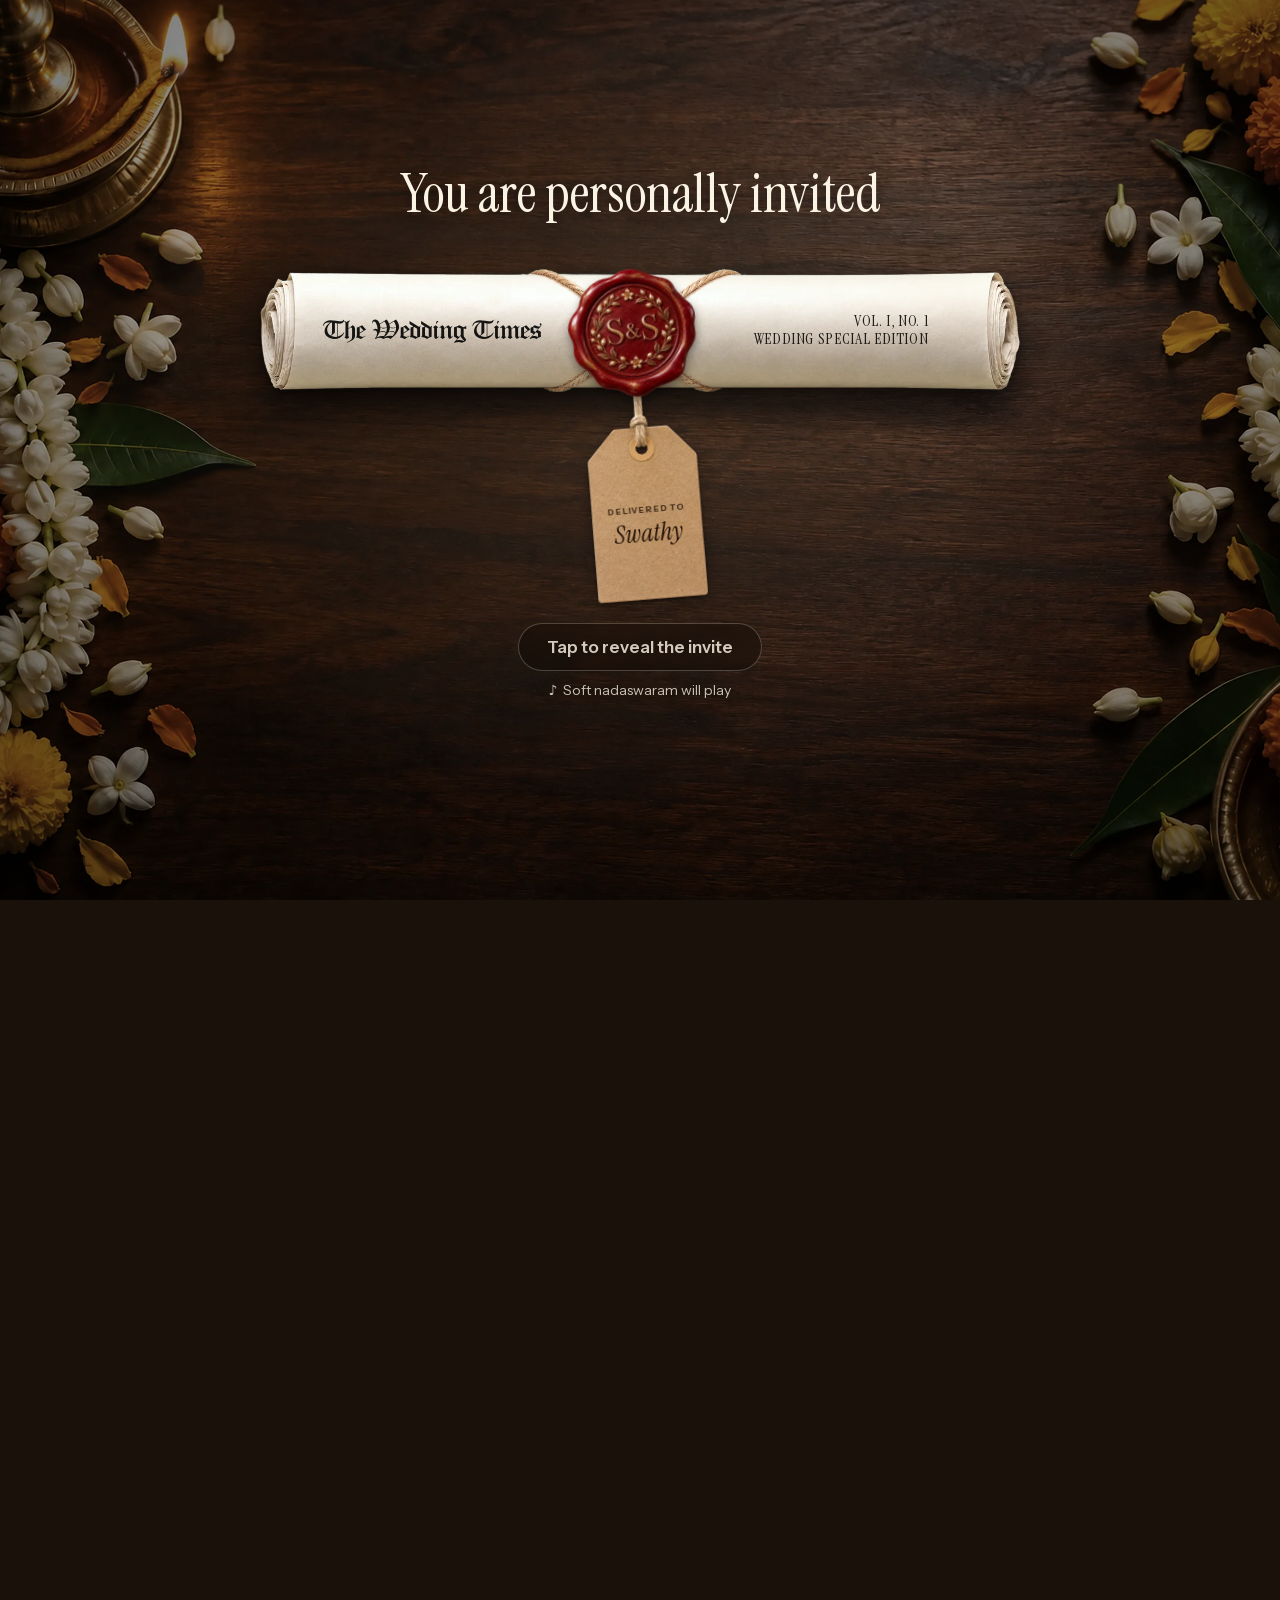
<file: km573.html>
<!DOCTYPE html><html lang="en" class="instrument_serif_8c4ab588-module__AuOkkq__variable instrument_sans_fb055bc1-module__M68RZW__variable noto_serif_malayalam_5a750442-module__ylUfRa__variable anek_kannada_9212c491-module__RlVZbW__variable"><head><meta charSet="utf-8"/><meta name="viewport" content="width=device-width, initial-scale=1, viewport-fit=cover"/><link rel="preload" href="/_next/static/media/3ef111145c7c84aa-s.p.1fbpo5eshh5em.woff2" as="font" crossorigin="" type="font/woff2"/><link rel="preload" href="/_next/static/media/6b186f06197624ff-s.p.171shbaxyastj.woff2" as="font" crossorigin="" type="font/woff2"/><link rel="preload" href="/_next/static/media/7ebf22b5a21034f8-s.p.3j3877k49yy0l.woff2" as="font" crossorigin="" type="font/woff2"/><link rel="preload" href="/_next/static/media/e41d5df559864f9e-s.p.1g73gv09-xcb6.woff2" as="font" crossorigin="" type="font/woff2"/><link rel="preload" href="/brand/wordmark.svg" as="image"/><link rel="preload" as="image"/><link rel="preload" href="/ornaments/ganesh.svg" as="image"/><link rel="preload" href="/ornaments/with-left.svg" as="image"/><link rel="preload" href="/ornaments/ornament.svg" as="image"/><link rel="preload" href="/ornaments/icon-pin.svg" as="image"/><link rel="preload" href="/ornaments/line-left.svg" as="image"/><link rel="preload" href="/ornaments/line-right.svg" as="image"/><link rel="preload" href="/ornaments/heart.svg" as="image"/><link rel="preload" href="/delivery/seal.webp" as="image" type="image/webp"/><link rel="preload" href="/delivery/roll.webp" as="image" type="image/webp"/><link rel="preload" as="image" href="/delivery/twine.webp" fetchPriority="high"/><link rel="preload" href="/delivery/tag.webp" as="image" type="image/webp"/><link rel="stylesheet" href="/_next/static/chunks/2zbqgsrodcpcy.css" data-precedence="next"/><link rel="stylesheet" href="/_next/static/chunks/1s82vutrenr0d.css" data-precedence="next"/><link rel="preload" as="script" fetchPriority="low" href="/_next/static/chunks/3s6nzrbk-8mnv.js"/><script src="/_next/static/chunks/3450qyhportkm.js" async=""></script><script src="/_next/static/chunks/196x_tfexoucg.js" async=""></script><script src="/_next/static/chunks/3bawhkhjtuhib.js" async=""></script><script src="/_next/static/chunks/turbopack-3nn4ptv5os_lz.js" async=""></script><script src="/_next/static/chunks/3fntmmi971322.js" async=""></script><script src="/_next/static/chunks/0axdrs6tow-4n.js" async=""></script><script src="/_next/static/chunks/17ntx4fap6cll.js" async=""></script><script src="/_next/static/chunks/0iy8m4r74r-px.js" async=""></script><link rel="preload" href="/scene/table-portrait-oil.webp" as="image" type="image/webp" media="(max-aspect-ratio: 1/1)"/><link rel="preload" href="/scene/table-landscape-oil.webp" as="image" type="image/webp" media="(min-aspect-ratio: 1/1)"/><link rel="preload" href="/_next/static/chunks/3gni5upcg-yca.css" as="style"/><meta name="theme-color" content="#1a110b"/><title>Swathy, you are personally invited</title><meta name="description" content="Sneha &amp; Sudhanva are getting married. Sangeet 25 Nov and Wedding 26 Nov in Kochi."/><meta name="robots" content="noindex, nofollow"/><meta property="og:title" content="Swathy, you are personally invited"/><meta property="og:description" content="Sneha &amp; Sudhanva are getting married. Sangeet 25 Nov and Wedding 26 Nov in Kochi."/><meta property="og:image" content="https://roshanr-2006.github.io/og/km573.jpg"/><meta property="og:image:width" content="1200"/><meta property="og:image:height" content="630"/><meta property="og:image:alt" content="Swathy, you are personally invited"/><meta property="og:type" content="website"/><meta name="twitter:card" content="summary_large_image"/><meta name="twitter:title" content="Swathy, you are personally invited"/><meta name="twitter:description" content="Sneha &amp; Sudhanva are getting married. Sangeet 25 Nov and Wedding 26 Nov in Kochi."/><meta name="twitter:image" content="https://roshanr-2006.github.io/og/km573.jpg"/><link rel="icon" href="/favicon.ico?favicon.1d63w5u3_a0iu.ico" sizes="48x48" type="image/x-icon"/><link rel="icon" href="/icon.png?icon.2cc-btpuzl9oh.png" sizes="96x96" type="image/png"/><link rel="apple-touch-icon" href="/apple-icon.png?apple-icon.0wy86meb47rbk.png" sizes="180x180" type="image/png"/><meta name="next-size-adjust" content=""/><link rel="preload" as="image" href="/delivery/roll.webp" type="image/webp"/><link rel="preload" as="image" href="/delivery/seal.webp" type="image/webp"/><link rel="preload" as="image" href="/delivery/tag.webp" type="image/webp"/><link rel="preload" as="image" href="/scene/table-portrait-oil.webp" type="image/webp" media="(max-aspect-ratio: 1/1)"/><link rel="preload" as="image" href="/scene/table-landscape-oil.webp" type="image/webp" media="(min-aspect-ratio: 1/1)"/><script src="/_next/static/chunks/0cz1d0mv5g_q7.js" noModule=""></script></head><body><div hidden=""><!--$--><!--/$--></div><div class="edition-module__s-QfdG__root" data-edition="true" data-stage="sealed"><div class="scenes-module__tcJH9G__scenes" aria-hidden="true"><div class="scenes-module__tcJH9G__layer scenes-module__tcJH9G__home" data-scene="home"></div><div class="scenes-module__tcJH9G__layer scenes-module__tcJH9G__kochi" data-scene="kochi"></div><div class="scenes-module__tcJH9G__layer scenes-module__tcJH9G__karkala" data-scene="karkala"></div><div class="scenes-module__tcJH9G__layer scenes-module__tcJH9G__story" data-scene="story"></div><div class="scenes-module__tcJH9G__glow"></div><div class="scenes-module__tcJH9G__dim" data-dim="true"></div><div class="scenes-module__tcJH9G__mist scenes-module__tcJH9G__mistWarm" data-mist="kochi-back"></div><div class="scenes-module__tcJH9G__mist scenes-module__tcJH9G__mistCool" data-mist="karkala-back"></div><div class="scenes-module__tcJH9G__mist scenes-module__tcJH9G__mistRose" data-mist="story-back"></div></div><main class="edition-module__s-QfdG__main"><div data-front="true" class="edition-module__s-QfdG__front"><section id="front" aria-label="Front page" data-sheet="true" class="sheet-module__VwvCUW__sheet"><div class="sheet-module__VwvCUW__inner "><header class="front-module__mmu6Ra__masthead"><p class="front-module__mmu6Ra__topline">Celebration | Love | Promise | Happiness | Romance</p><h1 class="front-module__mmu6Ra__wordmark"><img src="/brand/wordmark.svg" alt="The Wedding Times" width="682" height="83"/></h1><div class="front-module__mmu6Ra__dateline"><span>Kochi, Kerala</span><span>25 &amp; 26 November, 2026</span><span class="front-module__mmu6Ra__forever">Forever &amp; Always</span></div></header><p class="front-module__mmu6Ra__kicker">A special edition for <strong data-kicker-name="true">Swathy</strong></p><h2 class="front-module__mmu6Ra__headline">THE BIG DAY IS HERE!</h2><figure class="front-module__mmu6Ra__cover"><img alt="Sneha and Sudhanva, foreheads touching, smiling" decoding="async" data-nimg="fill" class="front-module__mmu6Ra__coverImg" style="position:absolute;height:100%;width:100%;left:0;top:0;right:0;bottom:0;color:transparent" src="/photos/cover.jpg"/><figcaption class="front-module__mmu6Ra__names">Sneha <span class="front-module__mmu6Ra__amp" style="display:inline-block;line-height:0"><svg viewBox="-0.63 3.4 63.54 77.87" aria-hidden="true" focusable="false" style="height:1.08em;width:auto;vertical-align:-0.2em;overflow:visible"><path fill="currentColor" d="M11.95 79.27Q9.50 79.27 7.31 78.48Q5.11 77.69 3.67 76.25Q3.17 75.67 2.74 75.06Q2.30 74.45 1.94 73.73Q1.73 73.30 1.66 72.86Q1.58 72.43 1.58 72.07Q1.58 70.92 1.94 70.92Q2.09 70.92 2.45 71.50Q2.74 72.07 3.17 72.72Q3.60 73.37 4.18 73.80Q5.69 74.88 7.38 75.53Q9.07 76.18 10.87 76.18Q12.46 76.18 14 75.60Q15.55 75.02 16.99 73.73Q20.09 71.06 22.32 67.39Q24.55 63.72 26.35 59.26Q22.82 59.90 19.44 59.90Q15.19 59.90 11.77 58.75Q8.35 57.60 6.37 55.12Q4.39 52.63 4.39 48.74Q4.39 46.22 5.47 43.45Q6.55 40.68 8.64 38.02Q5.47 37.15 3.42 35.17Q1.37 33.19 1.37 29.66Q1.37 26.50 3.60 23.36Q5.83 20.23 9.94 18.14Q14.04 16.06 19.58 16.06Q21.10 16.06 22.79 16.38Q24.48 16.70 25.92 17.17Q27.36 17.64 28.01 18.07Q29.02 18.65 29.02 19.22Q29.02 19.51 28.73 19.62Q28.44 19.73 28.01 19.51Q26.86 18.94 24.70 18.43Q22.54 17.93 20.66 17.93Q15.91 17.93 12.56 19.76Q9.22 21.60 7.49 24.34Q5.76 27.07 5.76 29.74Q5.76 31.82 6.88 33.55Q7.99 35.28 10.30 36.07Q12.46 33.77 15.37 31.72Q18.29 29.66 21.89 28.01Q22.97 27.50 25.34 26.39Q27.72 25.27 30.74 23.76Q33.77 22.25 36.79 20.74Q37.80 16.63 39.42 13.14Q41.04 9.65 43.52 7.52Q46.01 5.40 49.54 5.40Q51.55 5.40 52.45 6.37Q53.35 7.34 53.35 8.78Q53.35 11.30 51.44 13.39Q49.54 15.48 46.40 17.32Q43.27 19.15 39.60 21.02Q38.74 23.18 37.94 25.70Q37.15 28.22 36.43 31.10Q41.33 29.23 45.79 27.79Q50.26 26.35 53.86 26.35Q57.24 26.35 59.08 27.86Q60.91 29.38 60.91 32.11Q60.91 34.85 58.97 38.74Q56.66 43.42 52.06 47.34Q47.45 51.26 41.65 54.11Q35.86 56.95 29.88 58.46Q28.08 64.37 25.74 69.19Q23.40 74.02 20.09 76.61Q18.36 77.98 16.24 78.62Q14.11 79.27 11.95 79.27M40.61 18.65Q43.49 17.06 45.90 15.37Q48.31 13.68 49.79 11.84Q51.26 10.01 51.26 7.99Q51.26 6.84 50.11 6.84Q49.75 6.84 49.03 7.06Q48.31 7.27 47.74 7.85Q46.44 9 44.53 11.66Q42.62 14.33 40.61 18.65M13.39 36.65L13.97 36.65Q18.94 36.65 24.08 35.17Q29.23 33.70 34.20 31.90Q34.78 29.59 35.28 27.29Q35.78 24.98 36.29 22.75Q33.41 24.19 30.67 25.56Q27.94 26.93 25.85 27.90Q23.76 28.87 22.75 29.30Q19.73 30.67 17.39 32.58Q15.05 34.49 13.39 36.65M30.38 56.74Q35.71 55.44 41 52.74Q46.30 50.04 50.58 46.30Q54.86 42.55 57.10 38.16Q58.32 35.71 58.32 33.77Q58.32 31.75 56.99 30.67Q55.66 29.59 53.28 29.59Q49.90 29.59 45.32 31.07Q40.75 32.54 35.64 34.34Q34.49 39.67 33.23 45.47Q31.97 51.26 30.38 56.74M22.25 57.82Q24.62 57.82 27.07 57.38Q28.80 52.56 30.31 46.94Q31.82 41.33 33.41 35.06Q28.94 36.58 24.41 37.73Q19.87 38.88 15.62 38.88Q13.82 38.88 11.95 38.66Q9.43 43.06 9.43 47.23Q9.43 50.90 11.12 53.24Q12.82 55.58 15.73 56.70Q18.65 57.82 22.25 57.82"></path></svg><span class="sr-only">&amp;</span></span> Sudhanva</figcaption></figure></div></section></div><div data-rest="true" class="edition-module__s-QfdG__rest" aria-hidden="true"><section id="invitation" aria-label="The invitation" data-sheet="true" class="sheet-module__VwvCUW__sheet"><div class="sheet-module__VwvCUW__inner invitation-module__HiYqpa__page"><div class="sheet-module__VwvCUW__strip"><span>Thursday, 26 November, 2026</span><span>Kochi, Kerala</span></div><img src="/ornaments/ganesh.svg" alt="" width="85" height="110" class="invitation-module__HiYqpa__ganesh"/><p class="invitation-module__HiYqpa__blessing">|| Shree Kuladevatha Prasanna ||</p><div class="invitation-module__HiYqpa__hosts"><p class="invitation-module__HiYqpa__parents"><span>Smt. M. Preetha</span><span class="invitation-module__HiYqpa__amp" style="display:inline-block;line-height:0"><svg viewBox="-0.63 3.4 63.54 77.87" aria-hidden="true" focusable="false" style="height:1.08em;width:auto;vertical-align:-0.2em;overflow:visible"><path fill="currentColor" d="M11.95 79.27Q9.50 79.27 7.31 78.48Q5.11 77.69 3.67 76.25Q3.17 75.67 2.74 75.06Q2.30 74.45 1.94 73.73Q1.73 73.30 1.66 72.86Q1.58 72.43 1.58 72.07Q1.58 70.92 1.94 70.92Q2.09 70.92 2.45 71.50Q2.74 72.07 3.17 72.72Q3.60 73.37 4.18 73.80Q5.69 74.88 7.38 75.53Q9.07 76.18 10.87 76.18Q12.46 76.18 14 75.60Q15.55 75.02 16.99 73.73Q20.09 71.06 22.32 67.39Q24.55 63.72 26.35 59.26Q22.82 59.90 19.44 59.90Q15.19 59.90 11.77 58.75Q8.35 57.60 6.37 55.12Q4.39 52.63 4.39 48.74Q4.39 46.22 5.47 43.45Q6.55 40.68 8.64 38.02Q5.47 37.15 3.42 35.17Q1.37 33.19 1.37 29.66Q1.37 26.50 3.60 23.36Q5.83 20.23 9.94 18.14Q14.04 16.06 19.58 16.06Q21.10 16.06 22.79 16.38Q24.48 16.70 25.92 17.17Q27.36 17.64 28.01 18.07Q29.02 18.65 29.02 19.22Q29.02 19.51 28.73 19.62Q28.44 19.73 28.01 19.51Q26.86 18.94 24.70 18.43Q22.54 17.93 20.66 17.93Q15.91 17.93 12.56 19.76Q9.22 21.60 7.49 24.34Q5.76 27.07 5.76 29.74Q5.76 31.82 6.88 33.55Q7.99 35.28 10.30 36.07Q12.46 33.77 15.37 31.72Q18.29 29.66 21.89 28.01Q22.97 27.50 25.34 26.39Q27.72 25.27 30.74 23.76Q33.77 22.25 36.79 20.74Q37.80 16.63 39.42 13.14Q41.04 9.65 43.52 7.52Q46.01 5.40 49.54 5.40Q51.55 5.40 52.45 6.37Q53.35 7.34 53.35 8.78Q53.35 11.30 51.44 13.39Q49.54 15.48 46.40 17.32Q43.27 19.15 39.60 21.02Q38.74 23.18 37.94 25.70Q37.15 28.22 36.43 31.10Q41.33 29.23 45.79 27.79Q50.26 26.35 53.86 26.35Q57.24 26.35 59.08 27.86Q60.91 29.38 60.91 32.11Q60.91 34.85 58.97 38.74Q56.66 43.42 52.06 47.34Q47.45 51.26 41.65 54.11Q35.86 56.95 29.88 58.46Q28.08 64.37 25.74 69.19Q23.40 74.02 20.09 76.61Q18.36 77.98 16.24 78.62Q14.11 79.27 11.95 79.27M40.61 18.65Q43.49 17.06 45.90 15.37Q48.31 13.68 49.79 11.84Q51.26 10.01 51.26 7.99Q51.26 6.84 50.11 6.84Q49.75 6.84 49.03 7.06Q48.31 7.27 47.74 7.85Q46.44 9 44.53 11.66Q42.62 14.33 40.61 18.65M13.39 36.65L13.97 36.65Q18.94 36.65 24.08 35.17Q29.23 33.70 34.20 31.90Q34.78 29.59 35.28 27.29Q35.78 24.98 36.29 22.75Q33.41 24.19 30.67 25.56Q27.94 26.93 25.85 27.90Q23.76 28.87 22.75 29.30Q19.73 30.67 17.39 32.58Q15.05 34.49 13.39 36.65M30.38 56.74Q35.71 55.44 41 52.74Q46.30 50.04 50.58 46.30Q54.86 42.55 57.10 38.16Q58.32 35.71 58.32 33.77Q58.32 31.75 56.99 30.67Q55.66 29.59 53.28 29.59Q49.90 29.59 45.32 31.07Q40.75 32.54 35.64 34.34Q34.49 39.67 33.23 45.47Q31.97 51.26 30.38 56.74M22.25 57.82Q24.62 57.82 27.07 57.38Q28.80 52.56 30.31 46.94Q31.82 41.33 33.41 35.06Q28.94 36.58 24.41 37.73Q19.87 38.88 15.62 38.88Q13.82 38.88 11.95 38.66Q9.43 43.06 9.43 47.23Q9.43 50.90 11.12 53.24Q12.82 55.58 15.73 56.70Q18.65 57.82 22.25 57.82"></path></svg><span class="sr-only">&amp;</span></span><span>Shri M. Rajesh</span></p><p class="invitation-module__HiYqpa__address">(MLA Road, Udayamperoor)</p></div><p class="invitation-module__HiYqpa__request">Request the pleasure of your company, along with your family and friends, on the auspicious occasion of the wedding ceremony of their beloved <!-- -->daughter</p><div class="invitation-module__HiYqpa__person"><p class="invitation-module__HiYqpa__name"><span class="invitation-module__HiYqpa__honorific">Chi. Sou.</span> <span>Sneha</span></p><p class="invitation-module__HiYqpa__lineage">(Granddaughter of Smt. Bhoomi Ammal &amp; Late Shri Madhusudhanan Potti, and Smt. Leelavathi Ammal &amp; Late Shri Rajagopala Kukkilaya)</p></div><div class="invitation-module__HiYqpa__with" aria-hidden="true"><img src="/ornaments/with-left.svg" alt="" width="108" height="17"/><span>with</span><img src="/ornaments/with-left.svg" alt="" width="108" height="17" class="invitation-module__HiYqpa__mirror"/></div><p class="sr-only">with</p><div class="invitation-module__HiYqpa__person"><p class="invitation-module__HiYqpa__name"><span class="invitation-module__HiYqpa__honorific">Chi.</span> <span>Sudhanva Acharya</span></p><p class="invitation-module__HiYqpa__parentsOf">(Son of Smt. Ambuja &amp; Shri. Muralidhara Acharya, Berke House, Sanoor)</p><p class="invitation-module__HiYqpa__lineage">(Grandson of Late Shri. Ramakrishna Bhat &amp; Late Smt. Leelavathi, and Late Smt. Ratnavathi &amp; Late Shri. Madhava Acharya, Sanoor)</p></div><img src="/ornaments/ornament.svg" alt="" width="599" height="67" class="sheet-module__VwvCUW__ornament sheet-module__VwvCUW__ornamentFlip invitation-module__HiYqpa__bottomOrnament"/></div></section><section class="arrival-module__558NYW__arrival" data-arrival="kochi" aria-label="The rituals begin in Kochi"><div class="arrival-module__558NYW__sign" data-sign="true"><p class="arrival-module__558NYW__eyebrow">The rituals begin in</p><p class="arrival-module__558NYW__place">Kochi</p><p class="arrival-module__558NYW__native"><span lang="ml">കൊച്ചിയിലേക്ക് സ്വാഗതം</span></p><span class="arrival-module__558NYW__rule" aria-hidden="true"></span><p class="arrival-module__558NYW__line">Sangeet &amp; Wedding · 25 &amp; 26 Nov</p></div></section><section id="kochi" aria-label="Sangeet &amp; Wedding, Kochi, Kerala" data-sheet="true" class="sheet-module__VwvCUW__sheet"><div class="sheet-module__VwvCUW__inner chapter-module__I6GCJa__page"><div class="sheet-module__VwvCUW__strip"><span>25 &amp; 26 November, 2026</span><span>Kochi, Kerala</span></div><img src="/ornaments/ornament.svg" alt="" width="599" height="67" class="sheet-module__VwvCUW__ornament  chapter-module__I6GCJa__topOrnament"/><p class="chapter-module__I6GCJa__kicker">The Kochi edition</p><h2 class="chapter-module__I6GCJa__title">Sangeet &amp; Wedding</h2><div class="chapter-module__I6GCJa__dates"><div class="chapter-module__I6GCJa__dateCard"><div class="chapter-module__I6GCJa__badge" aria-hidden="true"><span class="chapter-module__I6GCJa__badgeDay">Wed</span><span class="chapter-module__I6GCJa__badgeNum">25</span><span class="chapter-module__I6GCJa__badgeMonth">Nov</span></div><div class="chapter-module__I6GCJa__dateInfo"><p class="chapter-module__I6GCJa__dateEvent">Sangeet</p><p class="chapter-module__I6GCJa__dateDay">Wednesday<span class="sr-only">, <!-- -->25 November, 2026</span></p><p class="chapter-module__I6GCJa__dateTime">6:00 PM</p></div></div><div class="chapter-module__I6GCJa__dateCard"><div class="chapter-module__I6GCJa__badge" aria-hidden="true"><span class="chapter-module__I6GCJa__badgeDay">Thu</span><span class="chapter-module__I6GCJa__badgeNum">26</span><span class="chapter-module__I6GCJa__badgeMonth">Nov</span></div><div class="chapter-module__I6GCJa__dateInfo"><p class="chapter-module__I6GCJa__dateEvent">Wedding</p><p class="chapter-module__I6GCJa__dateDay">Thursday<span class="sr-only">, <!-- -->26 November, 2026</span></p><p class="chapter-module__I6GCJa__dateTime">9:31 AM</p><p class="chapter-module__I6GCJa__dateNote">Muhurtham · Dhanur Lagnam</p></div></div></div><div class="chapter-module__I6GCJa__ctaFull"><div class="chapter-module__I6GCJa__calWrap" data-align="stretch"><button type="button" class="chapter-module__I6GCJa__secondary" aria-haspopup="menu" aria-expanded="false" aria-controls="_R_15ikinpfdb_"><svg viewBox="0 0 24 24" width="18" height="18" aria-hidden="true"><rect x="3.5" y="5" width="17" height="15.5" rx="2" fill="none" stroke="currentColor" stroke-width="1.6"></rect><path d="M3.5 10h17M8 3v4M16 3v4M8.5 14.5h2M13.5 14.5h2M8.5 17.5h2" fill="none" stroke="currentColor" stroke-width="1.6" stroke-linecap="round"></path></svg>Add to calendar</button><div id="_R_15ikinpfdb_" class="chapter-module__I6GCJa__calMenu" role="menu"><a role="menuitem" href="https://calendar.google.com/calendar/render?action=TEMPLATE&amp;text=Sangeet+%C2%B7+Sneha+%26+Sudhanva&amp;dates=20261125T123000Z%2F20261125T163000Z&amp;details=6%3A00+PM%0AColour+code%3A+Beige+%26+cream&amp;location=Sree+Santhana+Gopala+Krishna+Temple%2C+Oottupura%2C+Muthukulangara%2C+Eroor+Road%2C+Tripunithura%2C+Ernakulam%2C+Kerala&amp;ctz=Asia%2FKolkata" target="_blank" rel="noopener noreferrer">Sangeet · Google Calendar</a><a role="menuitem" href="https://calendar.google.com/calendar/render?action=TEMPLATE&amp;text=Wedding+%C2%B7+Sneha+%26+Sudhanva&amp;dates=20261126T040100Z%2F20261126T070100Z&amp;details=9%3A31+AM%0AMuhurtham+%C2%B7+Dhanur+Lagnam&amp;location=Sree+Santhana+Gopala+Krishna+Temple%2C+Oottupura%2C+Muthukulangara%2C+Eroor+Road%2C+Tripunithura%2C+Ernakulam%2C+Kerala&amp;ctz=Asia%2FKolkata" target="_blank" rel="noopener noreferrer">Wedding · Google Calendar</a><a role="menuitem" href="/calendar/kochi.ics">Both · Apple or Outlook</a></div></div></div><hr class="chapter-module__I6GCJa__divider"/><section class="chapter-module__I6GCJa__detail" aria-label="Venue"><span class="chapter-module__I6GCJa__tile" aria-hidden="true"><img src="/ornaments/icon-pin.svg" alt="" width="40" height="40"/></span><div class="chapter-module__I6GCJa__detailBody"><p class="chapter-module__I6GCJa__detailTitle">Sree Santhana Gopala Krishna Temple, Oottupura</p><p class="chapter-module__I6GCJa__detailText">Muthukulangara, Eroor Road, Tripunithura, Ernakulam, Kerala</p></div><a class="chapter-module__I6GCJa__secondary" href="https://www.google.com/maps/dir/?api=1&amp;destination=Muthukulangara%20Sree%20Santhana%20Gopala%20Sree%20Krishna%20Swamy%20Temple%2C%20Eroor%20Rd%2C%20Eroor%20South%2C%20Ernakulam%2C%20Kerala%20682306" target="_blank" rel="noopener noreferrer">Get directions<svg viewBox="0 0 24 24" width="15" height="15" aria-hidden="true"><path d="M7 17L17 7M9 7h8v8" fill="none" stroke="currentColor" stroke-width="1.8" stroke-linecap="round" stroke-linejoin="round"></path></svg></a></section><div><hr class="chapter-module__I6GCJa__divider"/><section class="chapter-module__I6GCJa__detail" aria-label="Colour code for Sangeet"><span class="chapter-module__I6GCJa__tile" aria-hidden="true"><svg viewBox="0 0 24 24" width="40" height="40" aria-hidden="true"><g fill="none" stroke="currentColor" stroke-linecap="round" stroke-linejoin="round" stroke-width="1.7"><path d="M12 22a1 1 0 0 1 0-20a10 9 0 0 1 10 9a5 5 0 0 1-5 5h-2.25a1.75 1.75 0 0 0-1.4 2.8l.3.4a1.75 1.75 0 0 1-1.4 2.8z"></path><circle cx="13.5" cy="6.5" r=".6" fill="currentColor"></circle><circle cx="17.5" cy="10.5" r=".6" fill="currentColor"></circle><circle cx="6.5" cy="12.5" r=".6" fill="currentColor"></circle><circle cx="8.5" cy="7.5" r=".6" fill="currentColor"></circle></g></svg></span><div class="chapter-module__I6GCJa__detailBody"><p class="chapter-module__I6GCJa__detailTitle">Beige &amp; cream</p><p class="chapter-module__I6GCJa__detailText">Colour code for <!-- -->Sangeet</p><ul class="chapter-module__I6GCJa__swatches" aria-label="Beige &amp; cream colours" data-swatches="true"><li><span data-swatch="true" class="chapter-module__I6GCJa__swatch" style="background:#FBF5E6" aria-hidden="true"></span><span class="chapter-module__I6GCJa__swatchName">Ivory</span></li><li><span data-swatch="true" class="chapter-module__I6GCJa__swatch" style="background:#F0E3C8" aria-hidden="true"></span><span class="chapter-module__I6GCJa__swatchName">Cream</span></li><li><span data-swatch="true" class="chapter-module__I6GCJa__swatch" style="background:#DCC6A0" aria-hidden="true"></span><span class="chapter-module__I6GCJa__swatchName">Beige</span></li><li><span data-swatch="true" class="chapter-module__I6GCJa__swatch" style="background:#C6A778" aria-hidden="true"></span><span class="chapter-module__I6GCJa__swatchName">Sand</span></li></ul></div></section></div><div class="chapter-module__I6GCJa__wishes"><p class="chapter-module__I6GCJa__wishesLabel"><img src="/ornaments/line-left.svg" alt="" width="66" height="12"/><span>With Best Wishes From</span><img src="/ornaments/line-right.svg" alt="" width="66" height="12"/></p><p class="chapter-module__I6GCJa__wishesName">Roshan R</p></div><img src="/ornaments/ornament.svg" alt="" width="599" height="67" class="sheet-module__VwvCUW__ornament sheet-module__VwvCUW__ornamentFlip chapter-module__I6GCJa__bottomOrnament"/></div></section><section class="arrival-module__558NYW__arrival" data-arrival="story" aria-label="And now Meet the couple"><div class="arrival-module__558NYW__sign" data-sign="true"><p class="arrival-module__558NYW__eyebrow">And now</p><p class="arrival-module__558NYW__place">Meet the couple</p><p class="arrival-module__558NYW__native"><span lang="ml">സ്നേഹ</span><span lang="en">&amp;</span><span lang="kn">ಸುಧನ್ವ</span></p><span class="arrival-module__558NYW__rule" aria-hidden="true"></span><p class="arrival-module__558NYW__line">Kerala weds Karnataka</p></div></section><section id="story" aria-label="Our story" data-sheet="true" class="sheet-module__VwvCUW__sheet"><div class="sheet-module__VwvCUW__inner story-module__JVG59G__page"><div class="sheet-module__VwvCUW__strip"><span>Thursday, 26 November, 2026</span><span>Kochi, Kerala</span></div><img src="/ornaments/ornament.svg" alt="" width="599" height="67" class="sheet-module__VwvCUW__ornament  story-module__JVG59G__topOrnament"/><p class="story-module__JVG59G__kicker">Our story</p><article class="story-module__JVG59G__row"><figure class="story-module__JVG59G__photo"><img alt="Sudhanva and Sneha hugging in the misty hills" loading="lazy" decoding="async" data-nimg="fill" class="story-module__JVG59G__img story-module__JVG59G__hills" style="position:absolute;height:100%;width:100%;left:0;top:0;right:0;bottom:0;color:transparent" src="/photos/hills.jpg"/></figure><div class="story-module__JVG59G__text"><h2 class="story-module__JVG59G__heading">An Arranged Beginning</h2><p class="story-module__JVG59G__body"><span class="story-module__JVG59G__drop">W</span>hat began with a simple exchange of biodatas soon became something neither of us expected. Our first call was a little nervous, but the next night, a two-and-a-half-hour conversation changed everything. We talked about marriage, dreams and expectations, and found a comfort that felt surprisingly natural.</p></div></article><article class="story-module__JVG59G__row story-module__JVG59G__flip"><figure class="story-module__JVG59G__photo"><img alt="Sudhanva holding Sneha in a warmly lit café" loading="lazy" decoding="async" data-nimg="fill" class="story-module__JVG59G__img story-module__JVG59G__cafe" style="position:absolute;height:100%;width:100%;left:0;top:0;right:0;bottom:0;color:transparent" src="/photos/cafe.jpg"/></figure><div class="story-module__JVG59G__text"><h2 class="story-module__JVG59G__heading">Became a Love we<!-- --> <span class="story-module__JVG59G__keep">chose<img src="/ornaments/heart.svg" alt="" width="33" height="39" class="story-module__JVG59G__heart"/></span></h2><p class="story-module__JVG59G__body">Two weeks later, Sudhanva came to Kochi, and we finally met. From café to waterfalls, and quiet moments together, those two days made us feel comfortable, safe and connected. As the days passed, our conversations grew deeper and our bond stronger. Somewhere along the way, an arranged beginning became a love we chose, and a person we knew we wanted beside us for all the chapters ahead.</p></div></article><img src="/ornaments/ornament.svg" alt="" width="599" height="67" class="sheet-module__VwvCUW__ornament sheet-module__VwvCUW__ornamentFlip story-module__JVG59G__bottomOrnament"/></div></section><section id="pictures" aria-label="In pictures" data-sheet="true" class="sheet-module__VwvCUW__sheet"><div class="sheet-module__VwvCUW__inner pictures-module__XvCPHG__page"><div class="sheet-module__VwvCUW__strip"><span>Thursday, 26 November, 2026</span><span>Kochi, Kerala</span></div><img src="/ornaments/ornament.svg" alt="" width="599" height="67" class="sheet-module__VwvCUW__ornament  pictures-module__XvCPHG__ornament"/><h2 class="pictures-module__XvCPHG__title">In Pictures</h2><div class="pictures-module__XvCPHG__viewport" role="region" aria-roledescription="carousel" aria-label="Photos of Sneha and Sudhanva" tabindex="0"><div class="pictures-module__XvCPHG__container"><figure class="pictures-module__XvCPHG__slide" data-active="true"><div class="pictures-module__XvCPHG__frame"><img alt="Sneha and Sudhanva" loading="lazy" decoding="async" data-nimg="fill" class="pictures-module__XvCPHG__media" style="position:absolute;height:100%;width:100%;left:0;top:0;right:0;bottom:0;color:transparent" src="/photos/ours/01-by-the-window.jpg"/></div></figure><figure class="pictures-module__XvCPHG__slide"><div class="pictures-module__XvCPHG__frame"><img alt="Sneha and Sudhanva" loading="lazy" decoding="async" data-nimg="fill" class="pictures-module__XvCPHG__media" style="position:absolute;height:100%;width:100%;left:0;top:0;right:0;bottom:0;color:transparent" src="/photos/ours/02-all-smiles.jpg"/></div></figure><figure class="pictures-module__XvCPHG__slide"><div class="pictures-module__XvCPHG__frame"><img alt="Sneha and Sudhanva" loading="lazy" decoding="async" data-nimg="fill" class="pictures-module__XvCPHG__media" style="position:absolute;height:100%;width:100%;left:0;top:0;right:0;bottom:0;color:transparent" src="/photos/ours/03-in-mundu-and-saree.jpg"/></div></figure><figure class="pictures-module__XvCPHG__slide"><div class="pictures-module__XvCPHG__frame"><img alt="Sneha and Sudhanva" loading="lazy" decoding="async" data-nimg="fill" class="pictures-module__XvCPHG__media" style="position:absolute;height:100%;width:100%;left:0;top:0;right:0;bottom:0;color:transparent" src="/photos/ours/04-out-for-a-ride.jpg"/></div></figure><figure class="pictures-module__XvCPHG__slide"><div class="pictures-module__XvCPHG__frame"><img alt="Sneha and Sudhanva" loading="lazy" decoding="async" data-nimg="fill" class="pictures-module__XvCPHG__media" style="position:absolute;height:100%;width:100%;left:0;top:0;right:0;bottom:0;color:transparent" src="/photos/ours/05-us-being-us.jpg"/></div></figure></div></div><div class="pictures-module__XvCPHG__controls"><button type="button" class="pictures-module__XvCPHG__arrow" aria-label="Previous photo"><svg viewBox="0 0 24 24" width="18" height="18" aria-hidden="true"><path d="M15 5l-7 7 7 7" fill="none" stroke="currentColor" stroke-width="1.6" stroke-linecap="round" stroke-linejoin="round"></path></svg></button><div class="pictures-module__XvCPHG__dots" role="tablist" aria-label="Choose photo"><button type="button" role="tab" aria-selected="true" aria-label="Photo 1 of 5" data-active="true"></button><button type="button" role="tab" aria-selected="false" aria-label="Photo 2 of 5"></button><button type="button" role="tab" aria-selected="false" aria-label="Photo 3 of 5"></button><button type="button" role="tab" aria-selected="false" aria-label="Photo 4 of 5"></button><button type="button" role="tab" aria-selected="false" aria-label="Photo 5 of 5"></button></div><button type="button" class="pictures-module__XvCPHG__arrow" aria-label="Next photo"><svg viewBox="0 0 24 24" width="18" height="18" aria-hidden="true"><path d="M9 5l7 7-7 7" fill="none" stroke="currentColor" stroke-width="1.6" stroke-linecap="round" stroke-linejoin="round"></path></svg></button></div></div></section><footer class="finale-module__i6MTcG__foot" data-finale="true"><img src="/delivery/seal.webp" alt="" width="560" height="560" class="finale-module__i6MTcG__seal"/><p class="finale-module__i6MTcG__line">Your presence itself is a gift</p><div class="finale-module__i6MTcG__ctas"><button type="button" class="finale-module__i6MTcG__cta finale-module__i6MTcG__primary"><svg viewBox="0 0 24 24" width="18" height="18" aria-hidden="true"><path d="M4 12a8 8 0 1 0 2.4-5.7M4 4v4.5h4.5" fill="none" stroke="currentColor" stroke-width="1.8" stroke-linecap="round" stroke-linejoin="round"></path></svg>Replay the invite</button><button type="button" class="finale-module__i6MTcG__cta"><svg viewBox="0 0 24 24" width="18" height="18" aria-hidden="true"><path d="M12 19V5M6 11l6-6 6 6" fill="none" stroke="currentColor" stroke-width="1.8" stroke-linecap="round" stroke-linejoin="round"></path></svg>Back to top</button></div></footer></div></main><div class="scenes-module__tcJH9G__front" aria-hidden="true"><div class="scenes-module__tcJH9G__mist scenes-module__tcJH9G__smokeWarm" data-mist="kochi-front"></div><div class="scenes-module__tcJH9G__mist scenes-module__tcJH9G__smokeWarm" data-mist="story-front"></div><div class="scenes-module__tcJH9G__turn"><div class="scenes-module__tcJH9G__mist scenes-module__tcJH9G__mistCool" data-mist="karkala-front"></div></div></div><div data-delivery="true" class="delivery-module__PHkFSa__stage" role="button" tabindex="0" aria-label="You are personally invited. Open your invitation, delivered to Swathy"><div class="delivery-module__PHkFSa__group"><div data-chrome="true" class="delivery-module__PHkFSa__heading"><p data-kicker="true" class="delivery-module__PHkFSa__kicker">You are personally invited</p></div><div data-roll="true" class="delivery-module__PHkFSa__roll"><div data-shade="true" class="delivery-module__PHkFSa__shade" aria-hidden="true"></div><img class="delivery-module__PHkFSa__rollImg" src="/delivery/roll.webp" alt="" width="1500" height="243" fetchPriority="high"/><div data-print="true" class="delivery-module__PHkFSa__print" aria-hidden="true"><img class="delivery-module__PHkFSa__printMark" src="/brand/wordmark.svg" alt="" width="682" height="83"/><span class="delivery-module__PHkFSa__printIssue"><span>Vol. I, No. 1</span><span>Wedding Special Edition</span></span></div><img data-twine="true" class="delivery-module__PHkFSa__twine" src="/delivery/twine.webp" alt="" width="1500" height="243" fetchPriority="high"/><div data-tag="true" class="delivery-module__PHkFSa__tag"><img src="/delivery/tag.webp" alt="" width="330" height="772" fetchPriority="high"/><div class="delivery-module__PHkFSa__tagText"><span class="delivery-module__PHkFSa__tagLabel">Delivered to</span><span class="delivery-module__PHkFSa__tagName" style="font-size:calc(var(--name-base) * 0.165)">Swathy</span></div></div><div class="delivery-module__PHkFSa__sealPos"><img data-seal="true" class="delivery-module__PHkFSa__seal" src="/delivery/seal.webp" alt="" width="560" height="560" fetchPriority="high"/></div></div><div data-cta="true" class="delivery-module__PHkFSa__cta"><span data-pill="true" class="delivery-module__PHkFSa__pill">Tap to reveal the invite</span><span class="delivery-module__PHkFSa__music"><span class="delivery-module__PHkFSa__musicLine">Soft nadaswaram will play</span></span></div></div></div></div><!--$--><!--/$--><noscript><style>[data-front]{clip-path:none!important}[data-rest],[data-rest] [data-sheet]{visibility:visible!important;opacity:1!important;transform:none!important}[data-delivery]{display:none!important}[data-sign]{visibility:visible!important;opacity:1!important}html{overflow:auto!important}</style></noscript><script src="/_next/static/chunks/3s6nzrbk-8mnv.js" id="_R_" async=""></script><script>(self.__next_f=self.__next_f||[]).push([0])</script><script>self.__next_f.push([1,"1:\"$Sreact.fragment\"\n2:I[39756,[\"/_next/static/chunks/3fntmmi971322.js\"],\"default\"]\n3:I[37457,[\"/_next/static/chunks/3fntmmi971322.js\"],\"default\"]\n4:I[22016,[\"/_next/static/chunks/3fntmmi971322.js\",\"/_next/static/chunks/0axdrs6tow-4n.js\"],\"\"]\n7:I[97367,[\"/_next/static/chunks/3fntmmi971322.js\"],\"OutletBoundary\"]\n8:\"$Sreact.suspense\"\nb:I[97367,[\"/_next/static/chunks/3fntmmi971322.js\"],\"ViewportBoundary\"]\nd:I[97367,[\"/_next/static/chunks/3fntmmi971322.js\"],\"MetadataBoundary\"]\nf:I[68027,[\"/_next/static/chunks/3fntmmi971322.js\"],\"default\",1]\n:HL[\"/_next/static/chunks/2zbqgsrodcpcy.css\",\"style\"]\n:HL[\"/_next/static/media/3ef111145c7c84aa-s.p.1fbpo5eshh5em.woff2\",\"font\",{\"crossOrigin\":\"\",\"type\":\"font/woff2\"}]\n:HL[\"/_next/static/media/6b186f06197624ff-s.p.171shbaxyastj.woff2\",\"font\",{\"crossOrigin\":\"\",\"type\":\"font/woff2\"}]\n:HL[\"/_next/static/media/7ebf22b5a21034f8-s.p.3j3877k49yy0l.woff2\",\"font\",{\"crossOrigin\":\"\",\"type\":\"font/woff2\"}]\n:HL[\"/_next/static/media/e41d5df559864f9e-s.p.1g73gv09-xcb6.woff2\",\"font\",{\"crossOrigin\":\"\",\"type\":\"font/woff2\"}]\n:HL[\"/_next/static/chunks/1s82vutrenr0d.css\",\"style\"]\n:HL[\"/delivery/roll.webp\",\"image\",{\"type\":\"image/webp\"}]\n:HL[\"/delivery/seal.webp\",\"image\",{\"type\":\"image/webp\"}]\n:HL[\"/delivery/tag.webp\",\"image\",{\"type\":\"image/webp\"}]\n:HL[\"/scene/table-portrait-oil.webp\",\"image\",{\"type\":\"image/webp\",\"media\":\"(max-aspect-ratio: 1/1)\"}]\n:HL[\"/scene/table-landscape-oil.webp\",\"image\",{\"type\":\"image/webp\",\"media\":\"(min-aspect-ratio: 1/1)\"}]\n:HL[\"/brand/wordmark.svg\",\"image\"]\n:HL[\"/_next/static/chunks/3gni5upcg-yca.css\",\"style\"]\n5:[\"$\",\"style\",null,{\"children\":\"[data-front]{clip-path:none!important}[data-rest],[data-rest] [data-sheet]{visibility:visible!important;opacity:1!important;transform:none!important}[data-delivery]{display:none!important}[data-sign]{visibility:visible!important;opacity:1!important}html{overflow:auto!important}\"}]\na:X\n0:{\"P\":null,\"c\":[\"\",\"km573\"],\"q\":\"\",\"i\":false,\"f\":[[[\"\",{\"children\":[[\"code\",\"km573\",\"d\",[\"calendar\",\"og\"]],{\"children\":[\"__PAGE__\",{},\"$undefined\",\"$undefined\",4608]},\"$undefined\",\"$undefined\",4608]},\"$undefined\",\"$undefined\",4624],[[\"$\",\"$1\",\"c\",{\"children\":[[[\"$\",\"link\",\"0\",{\"rel\":\"stylesheet\",\"href\":\"/_next/static/chunks/2zbqgsrodcpcy.css\",\"precedence\":\"next\",\"crossOrigin\":\"$undefined\",\"nonce\":\"$undefined\"}],[\"$\",\"script\",\"script-0\",{\"src\":\"/_next/static/chunks/3fntmmi971322.js\",\"async\":true,\"nonce\":\"$undefined\"}]],[\"$\",\"html\",null,{\"lang\":\"en\",\"className\":\"instrument_serif_8c4ab588-module__AuOkkq__variable instrument_sans_fb055bc1-module__M68RZW__variable noto_serif_malayalam_5a750442-module__ylUfRa__variable anek_kannada_9212c491-module__RlVZbW__variable\",\"children\":[[\"$\",\"head\",null,{\"children\":[[\"$\",\"link\",null,{\"rel\":\"preload\",\"as\":\"image\",\"href\":\"/delivery/roll.webp\",\"type\":\"image/webp\"}],[\"$\",\"link\",null,{\"rel\":\"preload\",\"as\":\"image\",\"href\":\"/delivery/seal.webp\",\"type\":\"image/webp\"}],[\"$\",\"link\",null,{\"rel\":\"preload\",\"as\":\"image\",\"href\":\"/delivery/tag.webp\",\"type\":\"image/webp\"}],[\"$\",\"link\",null,{\"rel\":\"preload\",\"as\":\"image\",\"href\":\"/scene/table-portrait-oil.webp\",\"type\":\"image/webp\",\"media\":\"(max-aspect-ratio: 1/1)\"}],[\"$\",\"link\",null,{\"rel\":\"preload\",\"as\":\"image\",\"href\":\"/scene/table-landscape-oil.webp\",\"type\":\"image/webp\",\"media\":\"(min-aspect-ratio: 1/1)\"}]]}],[\"$\",\"body\",null,{\"children\":[[\"$\",\"$L2\",null,{\"parallelRouterKey\":\"children\",\"error\":\"$undefined\",\"errorStyles\":\"$undefined\",\"errorScripts\":\"$undefined\",\"template\":[\"$\",\"$L3\",null,{}],\"templateStyles\":\"$undefined\",\"templateScripts\":\"$undefined\",\"notFound\":[[\"$\",\"main\",null,{\"className\":\"not-found-module__sxuMuG__wrap\",\"children\":[\"$\",\"div\",null,{\"className\":\"not-found-module__sxuMuG__sheet\",\"children\":[[\"$\",\"img\",null,{\"src\":\"/brand/wordmark.svg\",\"alt\":\"The Wedding Times\",\"width\":682,\"height\":83,\"className\":\"not-found-module__sxuMuG__mark\"}],[\"$\",\"p\",null,{\"className\":\"not-found-module__sxuMuG__title\",\"children\":\"This page isn't in today's edition.\"}],[\"$\",\"p\",null,{\"className\":\"not-found-module__sxuMuG__body\",\"children\":\"Check the link you were sent, or read the front page.\"}],[\"$\",\"$L4\",null,{\"href\":\"/\",\"className\":\"not-found-module__sxuMuG__button\",\"children\":\"Read the front page\"}]]}]}],[[\"$\",\"link\",\"0\",{\"rel\":\"stylesheet\",\"href\":\"/_next/static/chunks/3gni5upcg-yca.css\",\"precedence\":\"next\",\"crossOrigin\":\"$undefined\",\"nonce\":\"$undefined\"}]]],\"forbidden\":\"$undefined\",\"unauthorized\":\"$undefined\"}],[\"$\",\"noscript\",null,{\"children\":\"$5\"}]]}]]}]]}],{\"children\":[[\"$\",\"$1\",\"c\",{\"children\":[null,[\"$\",\"$L2\",null,{\"parallelRouterKey\":\"children\",\"error\":\"$undefined\",\"errorStyles\":\"$undefined\",\"errorScripts\":\"$undefined\",\"template\":[\"$\",\"$L3\",null,{}],\"templateStyles\":\"$undefined\",\"templateScripts\":\"$undefined\",\"notFound\":\"$undefined\",\"forbidden\":\"$undefined\",\"unauthorized\":\"$undefined\"}]]}],{\"children\":[[\"$\",\"$1\",\"c\",{\"children\":[\"$L6\",[[\"$\",\"link\",\"0\",{\"rel\":\"stylesheet\",\"href\":\"/_next/static/chunks/1s82vutrenr0d.css\",\"precedence\":\"next\",\"crossOrigin\":\"$undefined\",\"nonce\":\"$undefined\"}],[\"$\",\"script\",\"script-0\",{\"src\":\"/_next/static/chunks/17ntx4fap6cll.js\",\"async\":true,\"nonce\":\"$undefined\"}],[\"$\",\"script\",\"script-1\",{\"src\":\"/_next/static/chunks/0iy8m4r74r-px.js\",\"async\":true,\"nonce\":\"$undefined\"}]],[\"$\",\"$L7\",null,{\"children\":[\"$\",\"$8\",null,{\"name\":\"Next.MetadataOutlet\",\"children\":\"$@9\"}]}]]}],{},null,false,null]},null,false,\"$a\"]},null,false,null],[\"$\",\"$1\",\"h\",{\"children\":[null,[\"$\",\"$Lb\",null,{\"children\":\"$Lc\"}],[\"$\",\"div\",null,{\"hidden\":true,\"children\":[\"$\",\"$Ld\",null,{\"children\":[\"$\",\"$8\",null,{\"name\":\"Next.Metadata\",\"children\":\"$Le\"}]}]}],[\"$\",\"meta\",null,{\"name\":\"next-size-adjust\",\"content\":\"\"}]]}],false]],\"m\":\"$undefined\",\"G\":[\"$f\",[[\"$\",\"link\",\"0\",{\"rel\":\"stylesheet\",\"href\":\"/_next/static/chunks/2zbqgsrodcpcy.css\",\"precedence\":\"next\",\"crossOrigin\":\"$undefined\",\"nonce\":\"$undefined\"}]]],\"S\":true,\"h\":null,\"r\":\"$undefined\",\"s\":\"$undefined\",\"a\":\"$undefined\",\"l\":\"$undefined\",\"p\":\"$undefined\",\"d\":\"$undefined\",\"b\":\"hlM8CCZkRKswcZhM6axo2\"}\n10:I[33830,[\"/_next/static/chunks/3fntmmi971322.js\",\"/_next/static/chunks/17ntx4fap6cll.js\",\"/_next/static/chunks/0iy8m4r74r-px.js\"],\"Edition\"]\n11:I[5500,[\"/_next/static/chunks/3fntmmi971322.js\",\"/_next/static/chunks/17ntx4fap6cll.js\",\"/_next/static/chunks/0iy8m4r74r-px.js\"],\"Image\"]\na:C\n12:T9be,M11.95 79.27Q9.50 79.27 7.31 78.48Q5.11 77.69 3.67 76.25Q3.17 75.67 2.74 75.06Q2.30 74.45 1.94 73.73Q1.73 73.30 1.66 72.86Q1.58 72.43 1.58 72.07Q1.58 70.92 1.94 70.92Q2.09 70.92 2.45 71.50Q2.74 72.07 3.17 72.72Q3.60 73.37 4.18 73.80Q5.69 74.88 7.38 75.53Q9.07 76.18 10.87 76.18Q12.46 76.18 14 75.60Q15.55 75.02 16.99 73.73Q20.09 71.06 22.32 67.39Q24.55 63.72 26.35 59.26Q22.82 59.90 19.44 59.90Q15.19 59.90 11.77 58.75Q8.35 57.60 6.37 55.12Q4.39 52.63 4.39 48.74Q4.39 46.22 5.47 43.45Q6.55 40.68 8.64 38.02Q5.47 37.15 3.42 35.17Q1.37 33.19 1.37 29.66Q1.37 26.50 3.60 23.36Q5.83 20.23 9.94 18.14Q14.04 16.06 19.58 16.06Q21.10 16.06 22.79 16.38Q24.48 16.70 25.92 17.17Q27.36 17.64 28.01 18.07Q29.02 18.65 29.02 19.22Q29.02 19.51 28.73 19.62Q28.44 19.73 28.01 19.51Q26.86 18.94 24.70 18.43Q22.54 17.93 20.66 17.93Q15.91 17.93 12.56 19.76Q9.22 21.60 7.49 24.34Q5.76 27.07 5.76 29.74Q5.76 31.82 6.88 33.55Q7.99 35.28 10.30 36.07Q12.46 33.77 15.37 31.72Q18.29 29.66 21.89 28.01Q22.97 27.50 25.34 26.39Q27.72 25.27 30.74 23.76Q33.77 22.25 36.79 20.74Q37.80 16.63 39.42 13.14Q41.04 9.65 43.52 7.52Q46.01 5.40 49.54 5.40Q51.55 5.40 52.45 6.37Q53.35 7.34 53.35 8.78Q53.35 11.30 51.44 13.39Q49.54 15.48 46.40 17.32Q43.27 19.15 39.60 21.02Q38.74 23.18 37.94 25.70Q37.15 28.22 36.43 31.10Q41.33 29.23 45.79 27.79Q50.26 26.35 53.86 26.35Q57.24 26.35 59.08 27.86Q60.91 29.38 60.91 32.11Q60.91 34.85 58.97 38.74Q56.66 43.42 52.06 47.34Q47.45 51.26 41.65 54.11Q35.86 56.95 29.88 58.46Q28.08 64.37 25.74 69.19Q23.40 74.02 20.09 76.61Q18.36 77.98 16.24 78.62Q14.11 79.27 11.95 79.27M40.61 18.65Q43.49 17.06 45.90 15.37Q48.31 13.68 49.79 11.84Q51.26 10.01 51.26 7.99Q51.26 6.84 50.11 6.84Q49.75 6.84 49.03 7.06Q48.31 7.27 47.74 7.85Q46.44 9 44.53 11.66Q42.62 14.33 40.61 18.65M13.39 36.65L13.97 36.65Q18.94 36.65 24.08 35.17Q29.23 33.70 34.20 31.90Q34.78 29.59 35.28 27.29Q35.78 24.98 36.29 22.75Q33.41 24.19 30.67 25.56Q27.94 26.93 25.85 27.90Q23.76 28.87 22.75 29.30Q19.73 30.67 17.39 32.58Q15.05 34.49 13.39 36.65M30.38 56.74Q35.71 55.44 41 52.74Q46.30 50.04 50.58 46.30Q54.86 42.55 57.10 38.16Q58.32 35.71 58.32 33.77Q58.32 31.75 56.99 30.67Q55.66 29.59 53.28 29.59Q49.90 29.59 45.32 31.07Q40.75 32.54 35.64 34.34Q34.49 39.67 33.23 45.47Q31.97 51.26 30.38 56.74M22.25 57.82Q24.62 57.82 27.07 57.38Q28.80 52.56 30.31 46.94Q31.82 41.33 33.41 35.06Q28.94 36.58 24.41 37.73Q19.87 38.88 15.62 38.88Q13.82 38.88 11.95 38.66Q9.43 43.06 9.43 47.23Q9.43 50.90 11.12 53.24Q12.82 55.58 15.73 56.70Q18.65 57.82 22.25 57.826:[\"$\",\"$L10\",null,{\"guestName\":\"Swathy\",\"storageKey\":\"wt:opened:km573\",\"audioSrc\":\"/audio/nadaswaram.mp3\",\"audioLoopEnd\":169,\"front\":[\"$\",\"section\",null,{\"id\":\"front\",\"aria-label\":\"Front page\",\"data-sheet\":true,\"className\":\"sheet-module__VwvCUW__sheet\",\"children\":[\"$\",\"div\",null,{\"className\":\"sheet-module__VwvCUW__inner \",\"children\":[[\"$\",\"header\",null,{\"className\":\"front-module__mmu6Ra__masthead\",\"children\":[[\"$\",\"p\",null,{\"className\":\"front-module__mmu6Ra__topline\",\"children\":\"Celebration | Love | Promise | Happiness | Romance\"}],[\"$\",\"h1\",null,{\"className\":\"front-module__mmu6Ra__wordmark\",\"children\":[\"$\",\"img\",null,{\"src\":\"/brand/wordmark.svg\",\"alt\":\"The Wedding Times\",\"width\":682,\"height\":83}]}],[\"$\",\"div\",null,{\"className\":\"front-module__mmu6Ra__dateline\",\"children\":[[\"$\",\"span\",null,{\"children\":\"Kochi, Kerala\"}],[\"$\",\"span\",null,{\"children\":\"25 & 26 November, 2026\"}],[\"$\",\"span\",null,{\"className\":\"front-module__mmu6Ra__forever\",\"children\":\"Forever & Always\"}]]}]]}],[\"$\",\"p\",null,{\"className\":\"front-module__mmu6Ra__kicker\",\"children\":[\"A special edition for \",[\"$\",\"strong\",null,{\"data-kicker-name\":true,\"children\":\"Swathy\"}]]}],[\"$\",\"h2\",null,{\"className\":\"front-module__mmu6Ra__headline\",\"children\":\"THE BIG DAY IS HERE!\"}],[\"$\",\"figure\",null,{\"className\":\"front-module__mmu6Ra__cover\",\"children\":[[\"$\",\"$L11\",null,{\"src\":\"/photos/cover.jpg\",\"alt\":\"Sneha and Sudhanva, foreheads touching, smiling\",\"fill\":true,\"priority\":true,\"sizes\":\"(max-width: 780px) 100vw, 760px\",\"className\":\"front-module__mmu6Ra__coverImg\"}],[\"$\",\"figcaption\",null,{\"className\":\"front-module__mmu6Ra__names\",\"children\":[\"Sneha \",[\"$\",\"span\",null,{\"className\":\"front-module__mmu6Ra__amp\",\"style\":{\"display\":\"inline-block\",\"lineHeight\":0},\"children\":[[\"$\",\"svg\",null,{\"viewBox\":\"-0.63 3.4 63.54 77.87\",\"aria-hidden\":\"true\",\"focusable\":\"false\",\"style\":{\"height\":\"1.08em\",\"width\":\"auto\",\"verticalAlign\":\"-0.2em\",\"overflow\":\"visible\"},\"children\":[\"$\",\"path\",null,{\"fill\":\"currentColor\",\"d\":\"$12\"}]}],\"$L13\"]}],\" Sudhanva\"]}]]}]]}]}],\"children\":[\"$L14\",[\"$L15\"],\"$L17\",\"$L18\",\"$L19\",\"$L1a\"]}]\n25:I[65549,[\"/_next/static/chunks/3fntmmi971322.js\",\"/_next/static/chunks/17ntx4fap6cll.js\",\"/_next/static/chunks/0iy8m4r74r-px.js\"],\"CalendarButton\"]\n2b:I[15960,[\"/_next/static/chunks/3fntmmi971322.js\",\"/_next/static/chunks/17ntx4fap6cll.js\",\"/_next/static/chunks/0iy8m4r74r-px.js\"],\"InPictures\"]\n2c:I[12031,[\"/_next/static/chunks/3fntmmi971322.js\",\"/_next/static/chunks/17ntx4fap6cll.js\",\"/_next/static/chunks/0iy8m4r74r-px.js\"],\"Finale\"]\n:HL[\"/ornaments/ganesh.svg\",\"image\"]\n:HL[\"/ornaments/ornament.svg\",\"image\"]\n:HL[\"/ornaments/icon-pin.svg\",\"image\"]\n:HL[\"/ornaments/heart.svg\",\"image\"]\n13:[\"$\",\"span\",null,{\"className\":\"sr-only\",\"children\":\"&\"}]\n1b:T9be,M11.95 79.27Q9.50 79.27 7.31 78.48Q5.11 77.69 3.67 76.25Q3.17 75.67 2.74 75.06Q2.30 74.45 1.94 73.73Q1.73 73.30 1.66 72.86Q1.58 72.43 1.58 72.07Q1.58 70.92 1.94 70.92Q2.09 70.92 2.45 71.50Q2.74 72.07 3.17 72.72Q3.60 73.37 4.18 73.80Q5.69 74.88 7.38 75.53Q9.07 76.18 10.87 76.18Q12.46 76.18 14 75.60Q15.55 75.02 16.99 73.73Q20.09 71.06 22.32 67.39Q24.55 63.72 26.35 59.26Q22.82 59.90 19.44 59.90Q15.19 59.90 11.77 58.75Q8.35 57.60 6.37 55.12Q4.39 52.63 4.39 48.74Q4.39 46.22 5.47 43.45Q6.55 40.68 8.64 38.02Q5.47 37.15 3.42 35.17Q1.37 33.19 1.37 29.66Q1.37 26.50 3.60 23.36Q5.83 20.23 9.94 18.14Q14.04 16.06 19.58 16.06Q21.10 16.06 22.79 16.38Q24.48 16.70 25.92 17.17Q27.36 17.64 28.01 18.07Q29.02 18.65 29.02 19.22Q29.02 19.51 28.73 19.62Q28.44 19.73 28.01 19.51Q26.86 18.94 24.70 18.43Q22.54 17.93 20.66 17.93Q15.91 17.93 12.56 19.76Q9.22 21.60 7.49 24.34Q5.76 27.07 5.76 29.74Q5.76 31.82 6.88 33.55Q7.99 35.28 10.30 36.07Q12.46 33.77 15.37 31.72Q18.29 29.66 21.89 28.01Q22.97 27.50 25.34 26.39Q27.72 25.27 30.74 23.76Q33.77 22.25 36.79 20.74Q37.80 16.63 39.42 13.14Q41.04 9.65 43.52 7.52Q46.01 5.40 49.54 5.40Q51.55 5.40 52.45 6.37Q53.35 7.34 53.35 8.78Q53.35 11.30 51.44 13.39Q49.54 15.48 46.40 17.32Q43.27 19.15 39.60 21.02Q38.74 23.18 37.94 25.70Q37.15 28.22 36.43 31.10Q41.33 29.23 45.79 27.79Q50.26 26.35 53.86 26.35Q57.24 26.35 59.08 27.86Q60.91 29.38 60.91 32.11Q60.91 34.85 58.97 38.74Q56.66 43.42 52.06 47.34Q47.45 51.26 41.65 54.11Q35.86 56.95 29.88 58.46Q28.08 64.37 25.74 69.19Q23.40 74.02 20.09 76.61Q18.36 77.98 16.24 78.62Q14.11 79.27 11.95 79.27M40.61 18.65Q43.49 17.06 45.90 15.37Q48.31 13.68 49.79 11.84Q51.26 10.01 51.26 7.99Q51.26 6.84 50.11 6.84Q49.75 6.84 49.03 7.06Q48.31 7.27 47.74 7.85Q46.44 9 44.53 11.66Q42.62 14.33 40.61 18.65M13.39 36.65L13.97 36.65Q18.94 36.65 24.08 35.17Q29.23 33.70 34.20 31.90Q34.78 29.59 35.28 27.29Q35.78 24.98 36.29 22.75Q33.41 24.19 30.67 25.56Q27.94 26.93 25.85 27.90Q23.76 28.87 22.75 29.30Q19.73 30.67 17.39 32.58Q15.05 34.49 13.39 36.65M30.38 56.74Q35.71 55.44 41 52.74Q46.30 50.04 50.58 46.30Q54.86 42.55 57.10 38.16Q58.32 35.71 58.32 33.77Q58.32 31.75 56.99 30.67Q55.66 29.59 53.28 29.59Q49.90 29.59 45.32 31.07Q40.75 32.54 35.64 34.34Q34.49 39.67 33.23 45.47Q31.97 51.26 30.38 56.74M22.25 57.82Q24.62 57.82 27.07 57.38Q28.80 52.56 30.31 46.94Q31.82 41.33 33.41 35.06Q28.94 36.58 24.41 37.73Q19.87 38.88 15.62 38.88Q13.82 38.88 11.95 38.66Q9.43 43.06 9.43 47.23Q9.43 50.90 11.12 53.24Q12.82 55.58 15.73 56.70Q18.65 57.82 22.25 57.8214:[\"$\",\"section\",null,{\"id\":\"invitation\",\"aria-label\":\"The invitation\",\"data-sheet\":true,\"className\":\"sheet-module__VwvCUW__sheet\",\"children\":[\"$\",\"div\",null,{\"className\":\"sheet-module__VwvCUW__inner invitation-module__HiYqpa__page\",\"children\":[[\"$\",\"div\",null,{\"className\":\"sheet-module__VwvCUW__strip\",\"children\":[[\"$\",\"span\",null,{\"children\":\"Thursday, 26 November, 2026\"}],[\"$\",\"span\",null,{\"children\":\"Kochi, Kerala\"}]]}],[\"$\",\"img\",null,{\"src\":\"/ornaments/ganesh.svg\",\"alt\":\"\",\"width\":85,\"height\":110,\"className\":\"invitation-module__HiYqpa__ganesh\"}],[\"$\",\"p\",null,{\"className\":\"invitation-module__HiYqpa__blessing\",\"children\":\"|| Shree Kuladevatha Prasanna ||\"}],[\"$\",\"div\",null,{\"className\":\"invitation-module__HiYqpa__hosts\",\"children\":[[\"$\",\"p\",null,{\"className\":\"invitation-module__HiYqpa__parents\",\"children\":[[\"$\",\"span\",null,{\"children\":\"Smt. M. Preetha\"}],[\"$\",\"span\",null,{\"className\":\"invitation-module__HiYqpa__amp\",\"style\":{\"display\":\"inline-block\",\"lineHeight\":0},\"children\":[[\"$\",\"svg\",null,{\"viewBox\":\"-0.63 3.4 63.54 77.87\",\"aria-hidden\":\"true\",\"focusable\":\"false\",\"style\":{\"height\":\"1.08em\",\"width\":\"auto\",\"verticalAlign\":\"-0.2em\",\"overflow\":\"visible\"},\"children\":[\"$\",\"path\",null,{\"fill\":\"currentColor\",\"d\":\"$1b\"}]}],\"$L1c\"]}],\"$L1d\"]}],\"$L1e\"]}],\"$L1f\",\"$L20\",\"$L21\",\"$L22\",\"$L23\",\"$L24\"]}]}]\n15:[\"$\",\"$1\",\"kochi\",{\"children\":[[\"$\",\"section\",null,{\"className\":\"arrival-module__558NYW__arrival\",\"data-arrival\":\"kochi\",\"aria-label\":\"The rituals begin in Kochi\",\"children\":[\"$\",\"div\",null,{\"className\":\"arrival-module__558NYW__sign\",\"data-sign\":true,\"children\":[[\"$\",\"p\",null,{\"className\":\"arrival-module__558NYW__eyebrow\",\"children\":\"The rituals begin in\"}],[\"$\",\"p\",null,{\"className\":\"arrival-module__558NYW__place\",\"children\":\"Kochi\"}],[\"$\",\"p\",null,{\"className\":\"arrival-module__558NYW__native\",\"children\":[[\"$\",\"span\",\"0\",{\"lang\":\"ml\",\"children\":\"കൊച്ചിയിലേക്ക് സ്വാഗതം\"}]]}],[[\"$\",\"span\",null,{\"className\":\"arrival-module__558NYW__rule\",\"aria-hidden\":\"true\"}],[\"$\",\"p\",null,{\"className\":\"arrival-module__558NYW__line\",\"children\":\"Sangeet & Wedding · 25 & 26 Nov\"}]]]}]}],[\"$\",\"section\",null,{\"id\":\"kochi\",\"aria-label\":\"Sangeet & Wedding, Kochi, Kerala\",\"data-sheet\":true,\"className\":\"sheet-module__VwvCUW__sheet\",\"children\":[\"$\",\"div\",null,{\"className\":\"sheet-module__VwvCUW__inner chapter-module__I6GCJa__page\",\"children\":[[\"$\",\"div\",null,{\"className\":\"sheet-module__VwvCUW__strip\",\"children\":[[\"$\",\"span\",null,{\"children\":\"25 & 26 November, 2026\"}],[\"$\",\"span\",null,{\"children\":\"Kochi, Kerala\"}]]}],[\"$\",\"img\",null,{\"src\":\"/ornaments/ornament.svg\",\"alt\":\"\",\"width\":599,\"height\":67,\"className\":\"sheet-module__VwvCUW__ornament  chapter-module__I6GCJa__topOrnament\"}],[\"$\",\"p\",null,{\"className\":\"chapter-module__I6GCJa__kicker\",\"children\":\"The Kochi edition\"}],[\"$\",\"h2\",null,{\"className\":\"chapter-module__I6GCJa__title\",\"children\":\"Sangeet & Wedding\"}],[[\"$\",\"div\",null,{\"className\":\"chapter-module__I6GCJa__dates\",\"children\":[[\"$\",\"div\",\"sangeet\",{\"className\":\"chapter-module__I6GCJa__dateCard\",\"children\":[[\"$\",\"div\",null,{\"className\":\"chapter-module__I6GCJa__badge\",\"aria-hidden\":\"true\",\"children\":[[\"$\",\"span\",null,{\"className\":\"chapter-module__I6GCJa__badgeDay\",\"children\":\"Wed\"}],[\"$\",\"span\",null,{\"className\":\"chapter-module__I6GCJa__badgeNum\",\"children\":\"25\"}],[\"$\",\"span\",null,{\"className\":\"chapter-module__I6GCJa__badgeMonth\",\"children\":\"Nov\"}]]}],[\"$\",\"div\",null,{\"className\":\"chapter-module__I6GCJa__dateInfo\",\"children\":[[\"$\",\"p\",null,{\"className\":\"chapter-module__I6GCJa__dateEvent\",\"children\":\"Sangeet\"}],[\"$\",\"p\",null,{\"className\":\"chapter-module__I6GCJa__dateDay\",\"children\":[\"Wednesday\",[\"$\",\"span\",null,{\"className\":\"sr-only\",\"children\":[\", \",\"25 November, 2026\"]}]]}],[\"$\",\"p\",null,{\"className\":\"chapter-module__I6GCJa__dateTime\",\"children\":\"6:00 PM\"}],null]}]]}],[\"$\",\"div\",\"wedding\",{\"className\":\"chapter-module__I6GCJa__dateCard\",\"children\":[[\"$\",\"div\",null,{\"className\":\"chapter-module__I6GCJa__badge\",\"aria-hidden\":\"true\",\"children\":[[\"$\",\"span\",null,{\"className\":\"chapter-module__I6GCJa__badgeDay\",\"children\":\"Thu\"}],[\"$\",\"span\",null,{\"className\":\"chapter-module__I6GCJa__badgeNum\",\"children\":\"26\"}],[\"$\",\"span\",null,{\"className\":\"chapter-module__I6GCJa__badgeMonth\",\"children\":\"Nov\"}]]}],[\"$\",\"div\",null,{\"className\":\"chapter-module__I6GCJa__dateInfo\",\"children\":[[\"$\",\"p\",null,{\"className\":\"chapter-module__I6GCJa__dateEvent\",\"children\":\"Wedding\"}],[\"$\",\"p\",null,{\"className\":\"chapter-module__I6GCJa__dateDay\",\"children\":[\"Thursday\",[\"$\",\"span\",null,{\"className\":\"sr-only\",\"children\":[\", \",\"26 November, 2026\"]}]]}],[\"$\",\"p\",null,{\"className\":\"chapter-module__I6GCJa__dateTime\",\"children\":\"9:31 AM\"}],[\"$\",\"p\",null,{\"className\":\"chapter-module__I6GCJa__dateNote\",\"children\":\"Muhurtham · Dhanur Lagnam\"}]]}]]}]]}],[\"$\",\"div\",null,{\"className\":\"chapter-module__I6GCJa__ctaFull\",\"children\":[\"$\",\"$L25\",null,{\"options\":[{\"label\":\"Sangeet · Google Calendar\",\"href\":\"https://calendar.google.com/calendar/render?action=TEMPLATE&text=Sangeet+%C2%B7+Sneha+%26+Sudhanva&dates=20261125T123000Z%2F20261125T163000Z&details=6%3A00+PM%0AColour+code%3A+Beige+%26+cream&location=Sree+Santhana+Gopala+Krishna+Temple%2C+Oottupura%2C+Muthukulangara%2C+Eroor+Road%2C+Tripunithura%2C+Ernakulam%2C+Kerala&ctz=Asia%2FKolkata\",\"external\":true},{\"label\":\"Wedding · Google Calendar\",\"href\":\"https://calendar.google.com/calendar/render?action=TEMPLATE&text=Wedding+%C2%B7+Sneha+%26+Sudhanva&dates=20261126T040100Z%2F20261126T070100Z&details=9%3A31+AM%0AMuhurtham+%C2%B7+Dhanur+Lagnam&location=Sree+Santhana+Gopala+Krishna+Temple%2C+Oottupura%2C+Muthukulangara%2C+Eroor+Road%2C+Tripunithura%2C+Ernakulam%2C+Kerala&ctz=Asia%2FKolkata\",\"external\":true},{\"label\":\"Both · Apple or Outlook\",\"href\":\"/calendar/kochi.ics\"}]}]}]],\"$L26\",\"$L27\",[\"$L28\"],\"$L29\",\"$L2a\"]}]}]]}]\n17:[\"$\",\"section\",null,{\"className\":\"arrival-module__558NYW__arrival\",\"data-arrival\":\"story\",\"aria-label\":\"And now Meet the couple\",\"children\":[\"$\",\"div\",null,{\"className\":\"arrival-module__558NYW__sign\",\"data-sign\":true,\"children\":[[\"$\",\"p\",null,{\"className\":\"arrival-module__558NYW__eyebrow\",\"children\":\"And now\"}],[\"$\",\"p\",null,{\"className\":\"arrival-module__558NYW__place\",\"children\":\"Meet the couple\"}],[\"$\",\"p\",null,{\"className\":\"arrival-module__558NYW__native\",\"children\":[[\"$\",\"span\",\"0\",{\"lang\":\"ml\",\"children\":\"സ്നേഹ\"}],[\"$\",\"span\",\"1\",{\"lang\":\"en\",\"children\":\"&\"}],[\"$\",\"span\",\"2\",{\"lang\":\"kn\",\"children\":\"ಸುಧನ್ವ\"}]]}],[[\"$\",\"span\",null,{\"className\":\"arrival-module__558NYW__rule\",\"aria-hidden\":\"true\"}],[\"$\",\"p\",null,{\"className\":\"arrival-module__558NYW__line\",\"children\":\"Kerala weds Karnataka\"}]]]}]}]\n18:[\"$\",\"section\",null,{\"id\":\"story\",\"aria-label\":\"Our story\",\"data-sheet\":true,\"className\":\"sheet-module__VwvCUW__sheet\",\"children\":[\"$\",\"div\",null,{\"className\":\"sheet-module__VwvCUW__inner story-module__JVG59G__page\",\"children\":[[\"$\",\"div\",null,{\"className\":\"sheet-module__VwvCUW__strip\",\"children\":[[\"$\",\"span\",null,{\"children\":\"Thursday, 26 November, 2026\"}],[\"$\",\"span\",null,{\"children\":\"Kochi, Kerala\"}]]}],[\"$\",\"img\",null,{\"src\":\"/ornaments/ornament.svg\",\"alt\":\"\",\"width\":599,\"height\":67,\"className\":\"sheet-module__VwvCUW__ornament  story-module__JVG59G__topOrnament\"}],[\"$\",\"p\",null,{\"className\":\"story-module__JVG59G__kicker\",\"children\":\"Our story\"}],[\"$\",\"article\",null,{\"className\":\"story-module__JVG59G__row\",\"children\":[[\"$\",\"figure\",null,{\"className\":\"story-module__JVG59G__photo\",\"children\":[\"$\",\"$L11\",null,{\"src\":\"/photos/hills.jpg\",\"alt\":\"Sudhanva and Sneha hugging in the misty hills\",\"fill\":true,\"sizes\":\"(max-width: 780px) 100vw, 360px\",\"className\":\"story-module__JVG59G__img story-module__JVG59G__hills\"}]}],[\"$\",\"div\",null,{\"className\":\"story-module__JVG59G__text\",\"children\":[[\"$\",\"h2\",null,{\"className\":\"story-module__JVG59G__heading\",\"children\":\"An Arranged Beginning\"}],[\"$\",\"p\",null,{\"className\":\"story-module__JVG59G__body\",\"children\":[[\"$\",\"span\",null,{\"className\":\"story-module__JVG59G__drop\",\"children\":\"W\"}],\"hat began with a simple exchange of biodatas soon became something neither of us expected. Our first call was a little nervous, but the next night, a two-and-a-half-hour conversation changed everything. We talked about marriage, dreams and expectations, and found a comfort that felt surprisingly natural.\"]}]]}]]}],[\"$\",\"article\",null,{\"className\":\"story-module__JVG59G__row story-module__JVG59G__flip\",\"children\":[[\"$\",\"figure\",null,{\"className\":\"story-module__JVG59G__photo\",\"children\":[\"$\",\"$L11\",null,{\"src\":\"/photos/cafe.jpg\",\"alt\":\"Sudhanva holding Sneha in a warmly lit café\",\"fill\":true,\"sizes\":\"(max-width: 780px) 100vw, 360px\",\"className\":\"story-module__JVG59G__img story-module__JVG59G__cafe\"}]}],[\"$\",\"div\",null,{\"className\":\"story-module__JVG59G__text\",\"children\":[[\"$\",\"h2\",null,{\"className\":\"story-module__JVG59G__heading\",\"children\":[\"Became a Love we\",\" \",[\"$\",\"span\",null,{\"className\":\"story-module__JVG59G__keep\",\"children\":[\"chose\",[\"$\",\"img\",null,{\"src\":\"/ornaments/heart.svg\",\"alt\":\"\",\"width\":33,\"height\":39,\"className\":\"story-module__JVG59G__heart\"}]]}]]}],[\"$\",\"p\",null,{\"className\":\"story-module__JVG59G__body\",\"children\":\"Two weeks later, Sudhanva came to Kochi, and we finally met. From café to waterfalls, and quiet moments together, those two days made us feel comfortable, safe and connected. As the days passed, our conversations grew deeper and our bond stronger. Somewhere along the way, an arranged beginning became a love we chose, and a person we knew we wanted beside us for all the chapters ahead.\"}]]}]]}],[\"$\",\"img\",null,{\"src\":\"/ornaments/ornament.svg\",\"alt\":\"\",\"width\":599,\"height\":67,\"className\":\"sheet-module__VwvCUW__ornament sheet-module__VwvCUW__ornamentFlip story-module__JVG59G__bottomOrnament\"}]]}]}]\n19:[\"$\",\"$L2b\",null,{\"items\":[{\"type\":\"image\",\"src\":\"/photos/ours/01-by-the-window.jpg\",\"alt\":\"Sneha and Sudhanva\"},{\"type\":\"image\",\"src\":\"/photos/ours/02-all-smiles.jpg\",\"alt\":\"Sneha and Sudhanva\"},{\"type\":\"image\",\"src\":\"/photos/ours/03-in-mundu-and-saree.jpg\",\"alt\":\"Sneha and Sudhanva\"},{\"type\":\"image\",\"src\":\"/photos/ours/04-out-for-a-ride.jpg\",\"alt\":\"Sneha and Sudhanva\"},{\"type\":\"image\",\"src\":\"/photos/ours/05-us-being-us.jpg\",\"alt\":\"Sneha and Sudhanva\"}],\"places\":\"Kochi, Kerala\"}]\n1a:[\"$\",\"$L2c\",null,{}]\n:HL[\"/ornaments/with-left.svg\",\"image\"]\n:HL[\"/ornaments/line-left.svg\",\"image\"]\n:HL[\"/ornaments/line-right.svg\",\"image\"]\n1c:[\"$\",\"span\",null,{\"className\":\"sr-only\",\"children\":\"&\"}]\n1d:[\"$\",\"span\",null,{\"children\":\"Shri M. Rajesh\"}]\n1e:[\"$\",\"p\",null,{\"className\":\"invitation-module__HiYqpa__address\",\"children\":\"(MLA Road, Udayamperoor)\"}]\n1f:[\"$\",\"p\",null,{\"className\":\"invitation-module__HiYqpa__request\",\"children\":[\"Request the pleasure of your company, along with your family and friends, on the auspicious occasion of the wedding ceremony of their beloved \",\"daughter\"]}]\n20:[\"$\",\"div\",null,{\"className\":\"invitation-module__HiYqpa__person\",\"children\":[[\"$\",\"p\",null,{\"className\":\"invitation-module__HiYqpa__name\",\"children\":[[\"$\",\"span\",null,{\"className\":\"invitation-module__HiYqpa__honorific\",\"children\":\"Chi. Sou.\"}],\" \",[\"$\",\"span\",null,{\"children\":\"Sneha\"}]]}],[[\"$\",\"p\",\"(Granddaughter of Smt. Bhoomi Ammal & Late Shri Madhusudhanan Potti, and Smt. Leelavathi Ammal & Late Shri Rajagopala Kukkilaya)\",{\"className\":\"invitation-module__HiYqpa__lineage\",\"children\":\"(Granddaughter of Smt. Bhoomi Ammal & Late Shri Madhusudhanan Potti, and Smt. Leelavathi Ammal & Late Shri Rajagopala Kukkilaya)\"}]]]}]\n21:[\"$\",\"div\",null,{\"className\":\"invitation-module__HiYqpa__with\",\"aria-hidden\":\"true\",\"children\":[[\"$\",\"img\",null,{\"src\":\"/ornaments/with-left.svg\",\"alt\":\"\",\"width\":108,\"height\":17}],[\"$\",\"span\",null,{\"children\":\"with\"}],[\"$\",\"img\",null,{\"src\":\"/ornaments/with-left.svg\",\"alt\":\"\",\"width\":108,\"height\":17,\"className\":\"invitation-module__HiYqpa__mirror\"}]]}]\n22:[\"$\",\"p\",null,{\"className\":\"sr-only\",\"children\":\"with\"}]\n23:[\"$\",\"div\",null,{\"className\":\"invitation-module__HiYqpa__person\",\"children\":[[\"$\",\"p\",null,{\"className\":\"invitation-module__HiYqpa__name\",\"children\":[[\"$\",\"span\",null,{\"className\":\"invitation-module__HiYqpa__honorific\",\"children\":\"Chi.\"}],\" \",[\"$\",\"span\",null,{\"children\":\"Sudhanva Acharya\"}]]}],[[\"$\",\"p\",\"(Son of Smt. Ambuja & Shri. Muralidhara Acharya, Berke House, Sanoor)\",{\"className\":\"invitation-module__HiYqpa__parentsOf\",\"children\":\"(Son of Smt. Ambuja & Shri. Muralidhara Acharya, Berke House, Sanoor)\"}],[\"$\",\"p\",\"(Grandson of Late Shri. Ramakrishna Bhat & Late Smt. Leelavathi, and Late Smt. Ratnavathi & Late Shri. Madhava Acharya, Sanoor)\",{\"className\":\"invitation-module__HiYqpa__lineage\",\"children\":\"(Grandson of Late Shri. Ramakrishna Bhat & Late Smt. Leelavathi, and Late Smt. Ratnavathi & Late Shri. Madhava Acharya, Sanoor)\"}]]]}]\n24:[\"$\",\"img\",null,{\"src\":\"/ornaments/ornament.svg\",\"alt\":\"\",\"width\":599,\"height\":67,\"className\":\"sheet-module__VwvCUW__ornament sheet-module__VwvCUW__ornamentFlip invitation-module__HiYqpa__bottomOrnament\"}]\n26:[\"$\",\"hr\",null,{\"className\":\"chapter-module__I6GCJa__divider\"}]\n27:[\"$\",\"section\",null,{\"className\":\"chapter-module__I6GCJa__detail\",\"aria-label\":\"Venue\",\"children\":[[\"$\",\"span\",null,{\"className\":\"chapter-module__I6GCJa__tile\",\"aria-hidden\":\"true\",\"children\":[\"$\",\"img\",null,{\"src\":\"/ornaments/icon-pin.svg\",\"alt\":\"\",\"width\":40,\"height\":40}]}],[\"$\",\"div\",null,{\"className\":\"chapter-module__I6GCJa__detailBody\",\"children\":[[\"$\",\"p\",null,{\"className\":\"chapter-module__I6GCJa__detailTitle\",\"children\":\"Sree Santhana Gopala Krishna Temple, Oottupura\"}],[\"$\",\"p\",null,{\"className\":\"chapter-module__I6GCJa__detailText\",\"children\":\"Muthukulangara, Eroor Road, Tripunithura, Ernakulam, Kerala\"}]]}],[\"$\",\"a\",null,{\"className\":\"chapter-module__I6GCJa__secondary\",\"href\":\"https://www.google.com/maps/dir/?api=1&destination=Muthukulangara%20Sree%20Santhana%20Gopala%20Sree%20Krishna%20Swamy%20Temple%2C%20Eroor%20Rd%2C%20Eroor%20South%2C%20Ernakulam%2C%20Kerala%20682306\",\"target\":\"_blank\",\"rel\":\"noopener noreferrer\",\"children\":[\"Get directions\",[\"$\",\"svg\",null,{\"viewBox\":\"0 0 24 24\",\"width\":\"15\",\"height\":\"15\",\"aria-hidden\":\"true\",\"children\":[\"$\",\"path\",null,{\"d\":\"M7 17L17 7M9 7h8v8\",\"fill\":\"none\",\"stroke\":\"currentColor\",\"strokeWidth\":\"1.8\",\"strokeLinecap\":\"round\",\"strokeLinejoin\":\"round\"}]}]]}]]}]\n28:[\"$\",\"div\",\"sangeet\",{\"children\":[[\"$\",\"hr\",null,{\"className\":\"chapter-module__I6GCJa__divider\"}],[\"$\",\"section\",null,{\"className\":\"chapter-module__I6GCJa__detail\",\"aria-label\":\"Colour code for Sangeet\",\"children\":[[\"$\",\"span\",null,{\"className\":\"chapter-module__I6GCJa__tile\",\"aria-hidden\":\"true\",\"children\":[\"$\",\"svg\",null,{\"viewBox\":\"0 0 24 24\",\"width\":\"40\",\"height\":\"40\",\"aria-hidden\":\"true\",\"children\":[\"$\",\"g\",null,{\"fill\":\"none\",\"stroke\":\"currentColor\",\"strokeLinecap\":\"round\",\"strokeLinejoin\":\"round\",\"strokeWidth\":\"1.7\",\"children\":[[\"$\",\"path\",null,{\"d\":\"M12 22a1 1 0 0 1 0-20a10 9 0 0 1 10 9a5 5 0 0 1-5 5h-2.25a1.75 1.75 0 0 0-1.4 2.8l.3.4a1.75 1.75 0 0 1-1.4 2.8z\"}],[\"$\",\"circle\",null,{\"cx\":\"13.5\",\"cy\":\"6.5\",\"r\":\".6\",\"fill\":\"currentColor\"}],[\"$\",\"circle\",null,{\"cx\":\"17.5\",\"cy\":\"10.5\",\"r\":\".6\",\"fill\":\"currentColor\"}],[\"$\",\"circle\",null,{\"cx\":\"6.5\",\"cy\":\"12.5\",\"r\":\".6\",\"fill\":\"currentColor\"}],[\"$\",\"circle\",null,{\"cx\":\"8.5\",\"cy\":\"7.5\",\"r\":\".6\",\"fill\":\"currentColor\"}]]}]}]}],[\"$\",\"div\",null,{\"className\":\"chapter-module__I6GCJa__detailBody\",\"children\":[[\"$\",\"p\",null,{\"className\":\"chapter-module__I6GCJa__detailTitle\",\"children\":\"Beige & cream\"}],[\"$\",\"p\",null,{\"className\":\"chapter-module__I6GCJa__detailText\",\"children\":[\"Colour code for \",\"Sangeet\"]}],[\"$\",\"ul\",null,{\"className\":\"chapter-module__I6GCJa__swatches\",\"aria-label\":\"Beige & cream colours\",\"data-swatches\":true,\"children\":[[\"$\",\"li\",\"Ivory\",{\"children\":[[\"$\",\"span\",null,{\"data-swatch\":true,\"className\":\"chapter-module__I6GCJa__swatch\",\"style\":{\"background\":\"#FBF5E6\"},\"aria-hidden\":\"true\"}],[\"$\",\"span\",null,{\"className\":\"chapter-module__I6GCJa__swatchName\",\"children\":\"Ivory\"}]]}],[\"$\",\"li\",\"Cream\",{\"children\":[[\"$\",\"span\",null,{\"data-swatch\":true,\"className\":\"chapter-module__I6GCJa__swatch\",\"style\":{\"background\":\"#F0E3C8\"},\"aria-hidden\":\"true\"}],[\"$\",\"span\",null,{\"className\":\"chapter-module__I6GCJa__swatchName\",\"children\":\"Cream\"}]]}],[\"$\",\"li\",\"Beige\",{\"children\":[[\"$\",\"span\",null,{\"data-swatch\":true,\"className\":\"chapter-module__I6GCJa__swatch\",\"style\":{\"background\":\"#DCC6A0\"},\"aria-hidden\":\"true\"}],[\"$\",\"span\",null,{\"className\":\"chapter-module__I6GCJa__swatchName\",\"children\":\"Beige\"}]]}],[\"$\",\"li\",\"Sand\",{\"children\":[[\"$\",\"span\",null,{\"data-swatch\":true,\"className\":\"chapter-module__I6GCJa__swatch\",\"style\":{\"background\":\"#C6A778\"},\"aria-hidden\":\"true\"}],[\"$\",\"span\",null,{\"className\":\"chapter-module__I6GCJa__swatchName\",\"children\":\"Sand\"}]]}]]}]]}]]}]]}]\n29:[\"$\",\"div\",null,{\"className\":\"chapter-module__I6GCJa__wishes\",\"children\":[[\"$\",\"p\",null,{\"className\":\"chapter-module__I6GCJa__wishesLabel\",\"children\":[[\"$\",\"img\",null,{\"src\":\"/ornaments/line-left.svg\",\"alt\":\"\",\"width\":66,\"height\":12}],[\"$\",\"span\",null,{\"children\":\"With Best Wishes From\"}],[\"$\",\"img\",null,{\"src\":\"/ornaments/line-right.svg\",\"alt\":\"\",\"width\":66,\"height\":12}]]}],[\"$\",\"p\",null,{\"className\":\"chapter-module__I6GCJa__wishesName\",\"children\":\"Roshan R\"}]]}]\n2a:[\"$\",\"img\",null,{\"src\":\"/ornaments/ornament.svg\",\"alt\":\"\",\"width\":599,\"height\":67,\"className\":\"sheet-module__VwvCUW__ornament sheet-module__VwvCUW__ornamentFlip chapter-module__I6GCJa__bottomOrnament\"}]\nc:[[\"$\",\"meta\",\"0\",{\"charSet\":\"utf-8\"}],[\"$\",\"meta\",\"1\",{\"name\":\"viewport\",\"content\":\"width=device-width, initial-scale=1, viewport-fit=cover\"}],[\"$\",\"meta\",\"2\",{\"name\":\"theme-color\",\"content\":\"#1a110b\"}]]\n2d:I[27201,[\"/_next/static/chunks/3fntmmi971322.js\"],\"IconMark\"]\n9:null\ne:[[\"$\",\"title\",\"0\",{\"children\":\"Swathy, you are personally invited\"}],[\"$\",\"meta\",\"1\",{\"name\":\"description\",\"content\":\"Sneha & Sudhanva are getting married. Sangeet 25 Nov and Wedding 26 Nov in Kochi.\"}],[\"$\",\"meta\",\"2\",{\"name\":\"robots\",\"content\":\"noindex, nofollow\"}],[\"$\",\"meta\",\"3\",{\"property\":\"og:title\",\"content\":\"Swathy, you are personally invited\"}],[\"$\",\"meta\",\"4\",{\"property\":\"og:description\",\"content\":\"Sneha & Sudhanva are getting married. Sangeet 25 Nov and Wedding 26 Nov in Kochi.\"}],[\"$\",\"meta\",\"5\",{\"property\":\"og:image\",\"content\":\"https://roshanr-2006.github.io/og/km573.jpg\"}],[\"$\",\"meta\",\"6\",{\"property\":\"og:image:width\",\"content\":\"1200\"}],[\"$\",\"meta\",\"7\",{\"property\":\"og:image:height\",\"content\":\"630\"}],[\"$\",\"meta\",\"8\",{\"property\":\"og:image:alt\",\"content\":\"Swathy, you are personally invited\"}],[\"$\",\"meta\",\"9\",{\"property\":\"og:type\",\"content\":\"website\"}],[\"$\",\"meta\",\"10\",{\"name\":\"twitter:card\",\"content\":\"summary_large_image\"}],[\"$\",\"meta\",\"11\",{\"name\":\"twitter:title\",\"content\":\"Swathy, you are personally invited\"}],[\"$\",\"meta\",\"12\",{\"name\":\"twitter:description\",\"content\":\"Sneha & Sudhanva are getting married. Sangeet 25 Nov and Wedding 26 Nov in Kochi.\"}],[\"$\",\"meta\",\"13\",{\"name\":\"twitter:image\",\"content\":\"https://roshanr-2006.github.io/og/km573.jpg\"}],[\"$\",\"link\",\"14\",{\"rel\":\"icon\",\"href\":\"/favicon.ico?favicon.1d63w5u3_a0iu.ico\",\"sizes\":\"48x48\",\"type\":\"image/x-icon\"}],[\"$\",\"link\",\"15\",{\"rel\":\"icon\",\"href\":\"/icon.png?icon.2cc-btpuzl9oh.png\",\"sizes\":\"96x96\",\"type\":\"image/png\"}],[\"$\",\"link\",\"16\",{\"rel\":\"apple-touch-icon\",\"href\":\"/apple-icon.png?apple-icon.0wy86meb47rbk.png\",\"sizes\":\"180x180\",\"type\":\"image/png\"}],[\"$\",\"$L2d\",\"17\",{}]]\n"])</script></body></html>
</file>
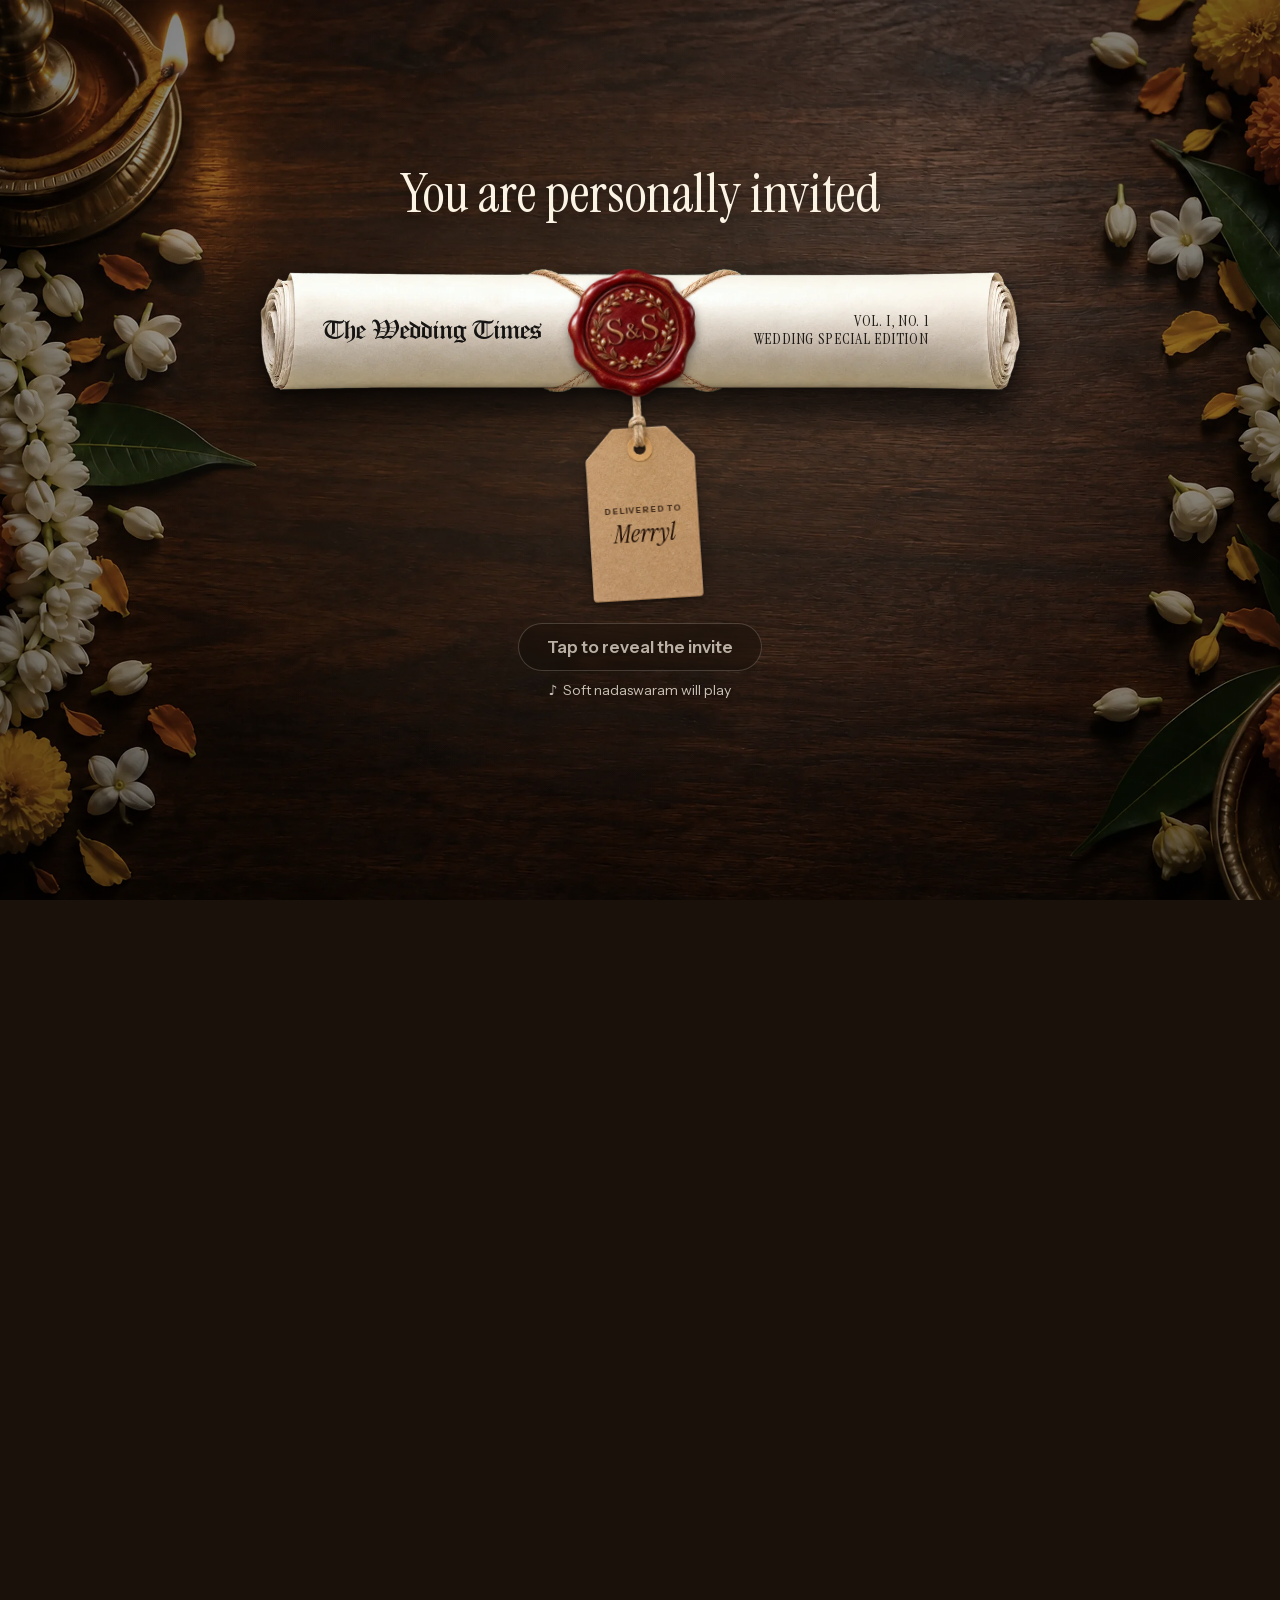
<file: riewg.html>
<!DOCTYPE html><html lang="en" class="instrument_serif_8c4ab588-module__AuOkkq__variable instrument_sans_fb055bc1-module__M68RZW__variable noto_serif_malayalam_5a750442-module__ylUfRa__variable anek_kannada_9212c491-module__RlVZbW__variable"><head><meta charSet="utf-8"/><meta name="viewport" content="width=device-width, initial-scale=1, viewport-fit=cover"/><link rel="preload" href="/_next/static/media/3ef111145c7c84aa-s.p.1fbpo5eshh5em.woff2" as="font" crossorigin="" type="font/woff2"/><link rel="preload" href="/_next/static/media/6b186f06197624ff-s.p.171shbaxyastj.woff2" as="font" crossorigin="" type="font/woff2"/><link rel="preload" href="/_next/static/media/7ebf22b5a21034f8-s.p.3j3877k49yy0l.woff2" as="font" crossorigin="" type="font/woff2"/><link rel="preload" href="/_next/static/media/e41d5df559864f9e-s.p.1g73gv09-xcb6.woff2" as="font" crossorigin="" type="font/woff2"/><link rel="preload" href="/brand/wordmark.svg" as="image"/><link rel="preload" as="image"/><link rel="preload" href="/ornaments/ganesh.svg" as="image"/><link rel="preload" href="/ornaments/with-left.svg" as="image"/><link rel="preload" href="/ornaments/ornament.svg" as="image"/><link rel="preload" href="/ornaments/icon-pin.svg" as="image"/><link rel="preload" href="/ornaments/line-left.svg" as="image"/><link rel="preload" href="/ornaments/line-right.svg" as="image"/><link rel="preload" href="/ornaments/heart.svg" as="image"/><link rel="preload" href="/delivery/seal.webp" as="image" type="image/webp"/><link rel="preload" href="/delivery/roll.webp" as="image" type="image/webp"/><link rel="preload" as="image" href="/delivery/twine.webp" fetchPriority="high"/><link rel="preload" href="/delivery/tag.webp" as="image" type="image/webp"/><link rel="stylesheet" href="/_next/static/chunks/2zbqgsrodcpcy.css" data-precedence="next"/><link rel="stylesheet" href="/_next/static/chunks/1s82vutrenr0d.css" data-precedence="next"/><link rel="preload" as="script" fetchPriority="low" href="/_next/static/chunks/3s6nzrbk-8mnv.js"/><script src="/_next/static/chunks/3450qyhportkm.js" async=""></script><script src="/_next/static/chunks/196x_tfexoucg.js" async=""></script><script src="/_next/static/chunks/3bawhkhjtuhib.js" async=""></script><script src="/_next/static/chunks/turbopack-3nn4ptv5os_lz.js" async=""></script><script src="/_next/static/chunks/3fntmmi971322.js" async=""></script><script src="/_next/static/chunks/0axdrs6tow-4n.js" async=""></script><script src="/_next/static/chunks/17ntx4fap6cll.js" async=""></script><script src="/_next/static/chunks/0iy8m4r74r-px.js" async=""></script><link rel="preload" href="/scene/table-portrait-oil.webp" as="image" type="image/webp" media="(max-aspect-ratio: 1/1)"/><link rel="preload" href="/scene/table-landscape-oil.webp" as="image" type="image/webp" media="(min-aspect-ratio: 1/1)"/><link rel="preload" href="/_next/static/chunks/3gni5upcg-yca.css" as="style"/><meta name="theme-color" content="#1a110b"/><title>Merryl, you are personally invited</title><meta name="description" content="Sneha &amp; Sudhanva are getting married. Sangeet 25 Nov and Wedding 26 Nov in Kochi."/><meta name="robots" content="noindex, nofollow"/><meta property="og:title" content="Merryl, you are personally invited"/><meta property="og:description" content="Sneha &amp; Sudhanva are getting married. Sangeet 25 Nov and Wedding 26 Nov in Kochi."/><meta property="og:image" content="https://roshanr-2006.github.io/og/riewg.jpg"/><meta property="og:image:width" content="1200"/><meta property="og:image:height" content="630"/><meta property="og:image:alt" content="Merryl, you are personally invited"/><meta property="og:type" content="website"/><meta name="twitter:card" content="summary_large_image"/><meta name="twitter:title" content="Merryl, you are personally invited"/><meta name="twitter:description" content="Sneha &amp; Sudhanva are getting married. Sangeet 25 Nov and Wedding 26 Nov in Kochi."/><meta name="twitter:image" content="https://roshanr-2006.github.io/og/riewg.jpg"/><link rel="icon" href="/favicon.ico?favicon.1d63w5u3_a0iu.ico" sizes="48x48" type="image/x-icon"/><link rel="icon" href="/icon.png?icon.2cc-btpuzl9oh.png" sizes="96x96" type="image/png"/><link rel="apple-touch-icon" href="/apple-icon.png?apple-icon.0wy86meb47rbk.png" sizes="180x180" type="image/png"/><meta name="next-size-adjust" content=""/><link rel="preload" as="image" href="/delivery/roll.webp" type="image/webp"/><link rel="preload" as="image" href="/delivery/seal.webp" type="image/webp"/><link rel="preload" as="image" href="/delivery/tag.webp" type="image/webp"/><link rel="preload" as="image" href="/scene/table-portrait-oil.webp" type="image/webp" media="(max-aspect-ratio: 1/1)"/><link rel="preload" as="image" href="/scene/table-landscape-oil.webp" type="image/webp" media="(min-aspect-ratio: 1/1)"/><script src="/_next/static/chunks/0cz1d0mv5g_q7.js" noModule=""></script></head><body><div hidden=""><!--$--><!--/$--></div><div class="edition-module__s-QfdG__root" data-edition="true" data-stage="sealed"><div class="scenes-module__tcJH9G__scenes" aria-hidden="true"><div class="scenes-module__tcJH9G__layer scenes-module__tcJH9G__home" data-scene="home"></div><div class="scenes-module__tcJH9G__layer scenes-module__tcJH9G__kochi" data-scene="kochi"></div><div class="scenes-module__tcJH9G__layer scenes-module__tcJH9G__karkala" data-scene="karkala"></div><div class="scenes-module__tcJH9G__layer scenes-module__tcJH9G__story" data-scene="story"></div><div class="scenes-module__tcJH9G__glow"></div><div class="scenes-module__tcJH9G__dim" data-dim="true"></div><div class="scenes-module__tcJH9G__mist scenes-module__tcJH9G__mistWarm" data-mist="kochi-back"></div><div class="scenes-module__tcJH9G__mist scenes-module__tcJH9G__mistCool" data-mist="karkala-back"></div><div class="scenes-module__tcJH9G__mist scenes-module__tcJH9G__mistRose" data-mist="story-back"></div></div><main class="edition-module__s-QfdG__main"><div data-front="true" class="edition-module__s-QfdG__front"><section id="front" aria-label="Front page" data-sheet="true" class="sheet-module__VwvCUW__sheet"><div class="sheet-module__VwvCUW__inner "><header class="front-module__mmu6Ra__masthead"><p class="front-module__mmu6Ra__topline">Celebration | Love | Promise | Happiness | Romance</p><h1 class="front-module__mmu6Ra__wordmark"><img src="/brand/wordmark.svg" alt="The Wedding Times" width="682" height="83"/></h1><div class="front-module__mmu6Ra__dateline"><span>Kochi, Kerala</span><span>25 &amp; 26 November, 2026</span><span class="front-module__mmu6Ra__forever">Forever &amp; Always</span></div></header><p class="front-module__mmu6Ra__kicker">A special edition for <strong data-kicker-name="true">Merryl</strong></p><h2 class="front-module__mmu6Ra__headline">THE BIG DAY IS HERE!</h2><figure class="front-module__mmu6Ra__cover"><img alt="Sneha and Sudhanva, foreheads touching, smiling" decoding="async" data-nimg="fill" class="front-module__mmu6Ra__coverImg" style="position:absolute;height:100%;width:100%;left:0;top:0;right:0;bottom:0;color:transparent" src="/photos/cover.jpg"/><figcaption class="front-module__mmu6Ra__names">Sneha <span class="front-module__mmu6Ra__amp" style="display:inline-block;line-height:0"><svg viewBox="-0.63 3.4 63.54 77.87" aria-hidden="true" focusable="false" style="height:1.08em;width:auto;vertical-align:-0.2em;overflow:visible"><path fill="currentColor" d="M11.95 79.27Q9.50 79.27 7.31 78.48Q5.11 77.69 3.67 76.25Q3.17 75.67 2.74 75.06Q2.30 74.45 1.94 73.73Q1.73 73.30 1.66 72.86Q1.58 72.43 1.58 72.07Q1.58 70.92 1.94 70.92Q2.09 70.92 2.45 71.50Q2.74 72.07 3.17 72.72Q3.60 73.37 4.18 73.80Q5.69 74.88 7.38 75.53Q9.07 76.18 10.87 76.18Q12.46 76.18 14 75.60Q15.55 75.02 16.99 73.73Q20.09 71.06 22.32 67.39Q24.55 63.72 26.35 59.26Q22.82 59.90 19.44 59.90Q15.19 59.90 11.77 58.75Q8.35 57.60 6.37 55.12Q4.39 52.63 4.39 48.74Q4.39 46.22 5.47 43.45Q6.55 40.68 8.64 38.02Q5.47 37.15 3.42 35.17Q1.37 33.19 1.37 29.66Q1.37 26.50 3.60 23.36Q5.83 20.23 9.94 18.14Q14.04 16.06 19.58 16.06Q21.10 16.06 22.79 16.38Q24.48 16.70 25.92 17.17Q27.36 17.64 28.01 18.07Q29.02 18.65 29.02 19.22Q29.02 19.51 28.73 19.62Q28.44 19.73 28.01 19.51Q26.86 18.94 24.70 18.43Q22.54 17.93 20.66 17.93Q15.91 17.93 12.56 19.76Q9.22 21.60 7.49 24.34Q5.76 27.07 5.76 29.74Q5.76 31.82 6.88 33.55Q7.99 35.28 10.30 36.07Q12.46 33.77 15.37 31.72Q18.29 29.66 21.89 28.01Q22.97 27.50 25.34 26.39Q27.72 25.27 30.74 23.76Q33.77 22.25 36.79 20.74Q37.80 16.63 39.42 13.14Q41.04 9.65 43.52 7.52Q46.01 5.40 49.54 5.40Q51.55 5.40 52.45 6.37Q53.35 7.34 53.35 8.78Q53.35 11.30 51.44 13.39Q49.54 15.48 46.40 17.32Q43.27 19.15 39.60 21.02Q38.74 23.18 37.94 25.70Q37.15 28.22 36.43 31.10Q41.33 29.23 45.79 27.79Q50.26 26.35 53.86 26.35Q57.24 26.35 59.08 27.86Q60.91 29.38 60.91 32.11Q60.91 34.85 58.97 38.74Q56.66 43.42 52.06 47.34Q47.45 51.26 41.65 54.11Q35.86 56.95 29.88 58.46Q28.08 64.37 25.74 69.19Q23.40 74.02 20.09 76.61Q18.36 77.98 16.24 78.62Q14.11 79.27 11.95 79.27M40.61 18.65Q43.49 17.06 45.90 15.37Q48.31 13.68 49.79 11.84Q51.26 10.01 51.26 7.99Q51.26 6.84 50.11 6.84Q49.75 6.84 49.03 7.06Q48.31 7.27 47.74 7.85Q46.44 9 44.53 11.66Q42.62 14.33 40.61 18.65M13.39 36.65L13.97 36.65Q18.94 36.65 24.08 35.17Q29.23 33.70 34.20 31.90Q34.78 29.59 35.28 27.29Q35.78 24.98 36.29 22.75Q33.41 24.19 30.67 25.56Q27.94 26.93 25.85 27.90Q23.76 28.87 22.75 29.30Q19.73 30.67 17.39 32.58Q15.05 34.49 13.39 36.65M30.38 56.74Q35.71 55.44 41 52.74Q46.30 50.04 50.58 46.30Q54.86 42.55 57.10 38.16Q58.32 35.71 58.32 33.77Q58.32 31.75 56.99 30.67Q55.66 29.59 53.28 29.59Q49.90 29.59 45.32 31.07Q40.75 32.54 35.64 34.34Q34.49 39.67 33.23 45.47Q31.97 51.26 30.38 56.74M22.25 57.82Q24.62 57.82 27.07 57.38Q28.80 52.56 30.31 46.94Q31.82 41.33 33.41 35.06Q28.94 36.58 24.41 37.73Q19.87 38.88 15.62 38.88Q13.82 38.88 11.95 38.66Q9.43 43.06 9.43 47.23Q9.43 50.90 11.12 53.24Q12.82 55.58 15.73 56.70Q18.65 57.82 22.25 57.82"></path></svg><span class="sr-only">&amp;</span></span> Sudhanva</figcaption></figure></div></section></div><div data-rest="true" class="edition-module__s-QfdG__rest" aria-hidden="true"><section id="invitation" aria-label="The invitation" data-sheet="true" class="sheet-module__VwvCUW__sheet"><div class="sheet-module__VwvCUW__inner invitation-module__HiYqpa__page"><div class="sheet-module__VwvCUW__strip"><span>Thursday, 26 November, 2026</span><span>Kochi, Kerala</span></div><img src="/ornaments/ganesh.svg" alt="" width="85" height="110" class="invitation-module__HiYqpa__ganesh"/><p class="invitation-module__HiYqpa__blessing">|| Shree Kuladevatha Prasanna ||</p><div class="invitation-module__HiYqpa__hosts"><p class="invitation-module__HiYqpa__parents"><span>Smt. M. Preetha</span><span class="invitation-module__HiYqpa__amp" style="display:inline-block;line-height:0"><svg viewBox="-0.63 3.4 63.54 77.87" aria-hidden="true" focusable="false" style="height:1.08em;width:auto;vertical-align:-0.2em;overflow:visible"><path fill="currentColor" d="M11.95 79.27Q9.50 79.27 7.31 78.48Q5.11 77.69 3.67 76.25Q3.17 75.67 2.74 75.06Q2.30 74.45 1.94 73.73Q1.73 73.30 1.66 72.86Q1.58 72.43 1.58 72.07Q1.58 70.92 1.94 70.92Q2.09 70.92 2.45 71.50Q2.74 72.07 3.17 72.72Q3.60 73.37 4.18 73.80Q5.69 74.88 7.38 75.53Q9.07 76.18 10.87 76.18Q12.46 76.18 14 75.60Q15.55 75.02 16.99 73.73Q20.09 71.06 22.32 67.39Q24.55 63.72 26.35 59.26Q22.82 59.90 19.44 59.90Q15.19 59.90 11.77 58.75Q8.35 57.60 6.37 55.12Q4.39 52.63 4.39 48.74Q4.39 46.22 5.47 43.45Q6.55 40.68 8.64 38.02Q5.47 37.15 3.42 35.17Q1.37 33.19 1.37 29.66Q1.37 26.50 3.60 23.36Q5.83 20.23 9.94 18.14Q14.04 16.06 19.58 16.06Q21.10 16.06 22.79 16.38Q24.48 16.70 25.92 17.17Q27.36 17.64 28.01 18.07Q29.02 18.65 29.02 19.22Q29.02 19.51 28.73 19.62Q28.44 19.73 28.01 19.51Q26.86 18.94 24.70 18.43Q22.54 17.93 20.66 17.93Q15.91 17.93 12.56 19.76Q9.22 21.60 7.49 24.34Q5.76 27.07 5.76 29.74Q5.76 31.82 6.88 33.55Q7.99 35.28 10.30 36.07Q12.46 33.77 15.37 31.72Q18.29 29.66 21.89 28.01Q22.97 27.50 25.34 26.39Q27.72 25.27 30.74 23.76Q33.77 22.25 36.79 20.74Q37.80 16.63 39.42 13.14Q41.04 9.65 43.52 7.52Q46.01 5.40 49.54 5.40Q51.55 5.40 52.45 6.37Q53.35 7.34 53.35 8.78Q53.35 11.30 51.44 13.39Q49.54 15.48 46.40 17.32Q43.27 19.15 39.60 21.02Q38.74 23.18 37.94 25.70Q37.15 28.22 36.43 31.10Q41.33 29.23 45.79 27.79Q50.26 26.35 53.86 26.35Q57.24 26.35 59.08 27.86Q60.91 29.38 60.91 32.11Q60.91 34.85 58.97 38.74Q56.66 43.42 52.06 47.34Q47.45 51.26 41.65 54.11Q35.86 56.95 29.88 58.46Q28.08 64.37 25.74 69.19Q23.40 74.02 20.09 76.61Q18.36 77.98 16.24 78.62Q14.11 79.27 11.95 79.27M40.61 18.65Q43.49 17.06 45.90 15.37Q48.31 13.68 49.79 11.84Q51.26 10.01 51.26 7.99Q51.26 6.84 50.11 6.84Q49.75 6.84 49.03 7.06Q48.31 7.27 47.74 7.85Q46.44 9 44.53 11.66Q42.62 14.33 40.61 18.65M13.39 36.65L13.97 36.65Q18.94 36.65 24.08 35.17Q29.23 33.70 34.20 31.90Q34.78 29.59 35.28 27.29Q35.78 24.98 36.29 22.75Q33.41 24.19 30.67 25.56Q27.94 26.93 25.85 27.90Q23.76 28.87 22.75 29.30Q19.73 30.67 17.39 32.58Q15.05 34.49 13.39 36.65M30.38 56.74Q35.71 55.44 41 52.74Q46.30 50.04 50.58 46.30Q54.86 42.55 57.10 38.16Q58.32 35.71 58.32 33.77Q58.32 31.75 56.99 30.67Q55.66 29.59 53.28 29.59Q49.90 29.59 45.32 31.07Q40.75 32.54 35.64 34.34Q34.49 39.67 33.23 45.47Q31.97 51.26 30.38 56.74M22.25 57.82Q24.62 57.82 27.07 57.38Q28.80 52.56 30.31 46.94Q31.82 41.33 33.41 35.06Q28.94 36.58 24.41 37.73Q19.87 38.88 15.62 38.88Q13.82 38.88 11.95 38.66Q9.43 43.06 9.43 47.23Q9.43 50.90 11.12 53.24Q12.82 55.58 15.73 56.70Q18.65 57.82 22.25 57.82"></path></svg><span class="sr-only">&amp;</span></span><span>Shri M. Rajesh</span></p><p class="invitation-module__HiYqpa__address">(MLA Road, Udayamperoor)</p></div><p class="invitation-module__HiYqpa__request">Request the pleasure of your company, along with your family and friends, on the auspicious occasion of the wedding ceremony of their beloved <!-- -->daughter</p><div class="invitation-module__HiYqpa__person"><p class="invitation-module__HiYqpa__name"><span class="invitation-module__HiYqpa__honorific">Chi. Sou.</span> <span>Sneha</span></p><p class="invitation-module__HiYqpa__lineage">(Granddaughter of Smt. Bhoomi Ammal &amp; Late Shri Madhusudhanan Potti, and Smt. Leelavathi Ammal &amp; Late Shri Rajagopala Kukkilaya)</p></div><div class="invitation-module__HiYqpa__with" aria-hidden="true"><img src="/ornaments/with-left.svg" alt="" width="108" height="17"/><span>with</span><img src="/ornaments/with-left.svg" alt="" width="108" height="17" class="invitation-module__HiYqpa__mirror"/></div><p class="sr-only">with</p><div class="invitation-module__HiYqpa__person"><p class="invitation-module__HiYqpa__name"><span class="invitation-module__HiYqpa__honorific">Chi.</span> <span>Sudhanva Acharya</span></p><p class="invitation-module__HiYqpa__parentsOf">(Son of Smt. Ambuja &amp; Shri. Muralidhara Acharya, Berke House, Sanoor)</p><p class="invitation-module__HiYqpa__lineage">(Grandson of Late Shri. Ramakrishna Bhat &amp; Late Smt. Leelavathi, and Late Smt. Ratnavathi &amp; Late Shri. Madhava Acharya, Sanoor)</p></div><img src="/ornaments/ornament.svg" alt="" width="599" height="67" class="sheet-module__VwvCUW__ornament sheet-module__VwvCUW__ornamentFlip invitation-module__HiYqpa__bottomOrnament"/></div></section><section class="arrival-module__558NYW__arrival" data-arrival="kochi" aria-label="The rituals begin in Kochi"><div class="arrival-module__558NYW__sign" data-sign="true"><p class="arrival-module__558NYW__eyebrow">The rituals begin in</p><p class="arrival-module__558NYW__place">Kochi</p><p class="arrival-module__558NYW__native"><span lang="ml">കൊച്ചിയിലേക്ക് സ്വാഗതം</span></p><span class="arrival-module__558NYW__rule" aria-hidden="true"></span><p class="arrival-module__558NYW__line">Sangeet &amp; Wedding · 25 &amp; 26 Nov</p></div></section><section id="kochi" aria-label="Sangeet &amp; Wedding, Kochi, Kerala" data-sheet="true" class="sheet-module__VwvCUW__sheet"><div class="sheet-module__VwvCUW__inner chapter-module__I6GCJa__page"><div class="sheet-module__VwvCUW__strip"><span>25 &amp; 26 November, 2026</span><span>Kochi, Kerala</span></div><img src="/ornaments/ornament.svg" alt="" width="599" height="67" class="sheet-module__VwvCUW__ornament  chapter-module__I6GCJa__topOrnament"/><p class="chapter-module__I6GCJa__kicker">The Kochi edition</p><h2 class="chapter-module__I6GCJa__title">Sangeet &amp; Wedding</h2><div class="chapter-module__I6GCJa__dates"><div class="chapter-module__I6GCJa__dateCard"><div class="chapter-module__I6GCJa__badge" aria-hidden="true"><span class="chapter-module__I6GCJa__badgeDay">Wed</span><span class="chapter-module__I6GCJa__badgeNum">25</span><span class="chapter-module__I6GCJa__badgeMonth">Nov</span></div><div class="chapter-module__I6GCJa__dateInfo"><p class="chapter-module__I6GCJa__dateEvent">Sangeet</p><p class="chapter-module__I6GCJa__dateDay">Wednesday<span class="sr-only">, <!-- -->25 November, 2026</span></p><p class="chapter-module__I6GCJa__dateTime">6:00 PM</p></div></div><div class="chapter-module__I6GCJa__dateCard"><div class="chapter-module__I6GCJa__badge" aria-hidden="true"><span class="chapter-module__I6GCJa__badgeDay">Thu</span><span class="chapter-module__I6GCJa__badgeNum">26</span><span class="chapter-module__I6GCJa__badgeMonth">Nov</span></div><div class="chapter-module__I6GCJa__dateInfo"><p class="chapter-module__I6GCJa__dateEvent">Wedding</p><p class="chapter-module__I6GCJa__dateDay">Thursday<span class="sr-only">, <!-- -->26 November, 2026</span></p><p class="chapter-module__I6GCJa__dateTime">9:31 AM</p><p class="chapter-module__I6GCJa__dateNote">Muhurtham · Dhanur Lagnam</p></div></div></div><div class="chapter-module__I6GCJa__ctaFull"><div class="chapter-module__I6GCJa__calWrap" data-align="stretch"><button type="button" class="chapter-module__I6GCJa__secondary" aria-haspopup="menu" aria-expanded="false" aria-controls="_R_15ikinpfdb_"><svg viewBox="0 0 24 24" width="18" height="18" aria-hidden="true"><rect x="3.5" y="5" width="17" height="15.5" rx="2" fill="none" stroke="currentColor" stroke-width="1.6"></rect><path d="M3.5 10h17M8 3v4M16 3v4M8.5 14.5h2M13.5 14.5h2M8.5 17.5h2" fill="none" stroke="currentColor" stroke-width="1.6" stroke-linecap="round"></path></svg>Add to calendar</button><div id="_R_15ikinpfdb_" class="chapter-module__I6GCJa__calMenu" role="menu"><a role="menuitem" href="https://calendar.google.com/calendar/render?action=TEMPLATE&amp;text=Sangeet+%C2%B7+Sneha+%26+Sudhanva&amp;dates=20261125T123000Z%2F20261125T163000Z&amp;details=6%3A00+PM%0AColour+code%3A+Beige+%26+cream&amp;location=Sree+Santhana+Gopala+Krishna+Temple%2C+Oottupura%2C+Muthukulangara%2C+Eroor+Road%2C+Tripunithura%2C+Ernakulam%2C+Kerala&amp;ctz=Asia%2FKolkata" target="_blank" rel="noopener noreferrer">Sangeet · Google Calendar</a><a role="menuitem" href="https://calendar.google.com/calendar/render?action=TEMPLATE&amp;text=Wedding+%C2%B7+Sneha+%26+Sudhanva&amp;dates=20261126T040100Z%2F20261126T070100Z&amp;details=9%3A31+AM%0AMuhurtham+%C2%B7+Dhanur+Lagnam&amp;location=Sree+Santhana+Gopala+Krishna+Temple%2C+Oottupura%2C+Muthukulangara%2C+Eroor+Road%2C+Tripunithura%2C+Ernakulam%2C+Kerala&amp;ctz=Asia%2FKolkata" target="_blank" rel="noopener noreferrer">Wedding · Google Calendar</a><a role="menuitem" href="/calendar/kochi.ics">Both · Apple or Outlook</a></div></div></div><hr class="chapter-module__I6GCJa__divider"/><section class="chapter-module__I6GCJa__detail" aria-label="Venue"><span class="chapter-module__I6GCJa__tile" aria-hidden="true"><img src="/ornaments/icon-pin.svg" alt="" width="40" height="40"/></span><div class="chapter-module__I6GCJa__detailBody"><p class="chapter-module__I6GCJa__detailTitle">Sree Santhana Gopala Krishna Temple, Oottupura</p><p class="chapter-module__I6GCJa__detailText">Muthukulangara, Eroor Road, Tripunithura, Ernakulam, Kerala</p></div><a class="chapter-module__I6GCJa__secondary" href="https://www.google.com/maps/dir/?api=1&amp;destination=Muthukulangara%20Sree%20Santhana%20Gopala%20Sree%20Krishna%20Swamy%20Temple%2C%20Eroor%20Rd%2C%20Eroor%20South%2C%20Ernakulam%2C%20Kerala%20682306" target="_blank" rel="noopener noreferrer">Get directions<svg viewBox="0 0 24 24" width="15" height="15" aria-hidden="true"><path d="M7 17L17 7M9 7h8v8" fill="none" stroke="currentColor" stroke-width="1.8" stroke-linecap="round" stroke-linejoin="round"></path></svg></a></section><div><hr class="chapter-module__I6GCJa__divider"/><section class="chapter-module__I6GCJa__detail" aria-label="Colour code for Sangeet"><span class="chapter-module__I6GCJa__tile" aria-hidden="true"><svg viewBox="0 0 24 24" width="40" height="40" aria-hidden="true"><g fill="none" stroke="currentColor" stroke-linecap="round" stroke-linejoin="round" stroke-width="1.7"><path d="M12 22a1 1 0 0 1 0-20a10 9 0 0 1 10 9a5 5 0 0 1-5 5h-2.25a1.75 1.75 0 0 0-1.4 2.8l.3.4a1.75 1.75 0 0 1-1.4 2.8z"></path><circle cx="13.5" cy="6.5" r=".6" fill="currentColor"></circle><circle cx="17.5" cy="10.5" r=".6" fill="currentColor"></circle><circle cx="6.5" cy="12.5" r=".6" fill="currentColor"></circle><circle cx="8.5" cy="7.5" r=".6" fill="currentColor"></circle></g></svg></span><div class="chapter-module__I6GCJa__detailBody"><p class="chapter-module__I6GCJa__detailTitle">Beige &amp; cream</p><p class="chapter-module__I6GCJa__detailText">Colour code for <!-- -->Sangeet</p><ul class="chapter-module__I6GCJa__swatches" aria-label="Beige &amp; cream colours" data-swatches="true"><li><span data-swatch="true" class="chapter-module__I6GCJa__swatch" style="background:#FBF5E6" aria-hidden="true"></span><span class="chapter-module__I6GCJa__swatchName">Ivory</span></li><li><span data-swatch="true" class="chapter-module__I6GCJa__swatch" style="background:#F0E3C8" aria-hidden="true"></span><span class="chapter-module__I6GCJa__swatchName">Cream</span></li><li><span data-swatch="true" class="chapter-module__I6GCJa__swatch" style="background:#DCC6A0" aria-hidden="true"></span><span class="chapter-module__I6GCJa__swatchName">Beige</span></li><li><span data-swatch="true" class="chapter-module__I6GCJa__swatch" style="background:#C6A778" aria-hidden="true"></span><span class="chapter-module__I6GCJa__swatchName">Sand</span></li></ul></div></section></div><div class="chapter-module__I6GCJa__wishes"><p class="chapter-module__I6GCJa__wishesLabel"><img src="/ornaments/line-left.svg" alt="" width="66" height="12"/><span>With Best Wishes From</span><img src="/ornaments/line-right.svg" alt="" width="66" height="12"/></p><p class="chapter-module__I6GCJa__wishesName">Roshan R</p></div><img src="/ornaments/ornament.svg" alt="" width="599" height="67" class="sheet-module__VwvCUW__ornament sheet-module__VwvCUW__ornamentFlip chapter-module__I6GCJa__bottomOrnament"/></div></section><section class="arrival-module__558NYW__arrival" data-arrival="story" aria-label="And now Meet the couple"><div class="arrival-module__558NYW__sign" data-sign="true"><p class="arrival-module__558NYW__eyebrow">And now</p><p class="arrival-module__558NYW__place">Meet the couple</p><p class="arrival-module__558NYW__native"><span lang="ml">സ്നേഹ</span><span lang="en">&amp;</span><span lang="kn">ಸುಧನ್ವ</span></p><span class="arrival-module__558NYW__rule" aria-hidden="true"></span><p class="arrival-module__558NYW__line">Kerala weds Karnataka</p></div></section><section id="story" aria-label="Our story" data-sheet="true" class="sheet-module__VwvCUW__sheet"><div class="sheet-module__VwvCUW__inner story-module__JVG59G__page"><div class="sheet-module__VwvCUW__strip"><span>Thursday, 26 November, 2026</span><span>Kochi, Kerala</span></div><img src="/ornaments/ornament.svg" alt="" width="599" height="67" class="sheet-module__VwvCUW__ornament  story-module__JVG59G__topOrnament"/><p class="story-module__JVG59G__kicker">Our story</p><article class="story-module__JVG59G__row"><figure class="story-module__JVG59G__photo"><img alt="Sudhanva and Sneha hugging in the misty hills" loading="lazy" decoding="async" data-nimg="fill" class="story-module__JVG59G__img story-module__JVG59G__hills" style="position:absolute;height:100%;width:100%;left:0;top:0;right:0;bottom:0;color:transparent" src="/photos/hills.jpg"/></figure><div class="story-module__JVG59G__text"><h2 class="story-module__JVG59G__heading">An Arranged Beginning</h2><p class="story-module__JVG59G__body"><span class="story-module__JVG59G__drop">W</span>hat began with a simple exchange of biodatas soon became something neither of us expected. Our first call was a little nervous, but the next night, a two-and-a-half-hour conversation changed everything. We talked about marriage, dreams and expectations, and found a comfort that felt surprisingly natural.</p></div></article><article class="story-module__JVG59G__row story-module__JVG59G__flip"><figure class="story-module__JVG59G__photo"><img alt="Sudhanva holding Sneha in a warmly lit café" loading="lazy" decoding="async" data-nimg="fill" class="story-module__JVG59G__img story-module__JVG59G__cafe" style="position:absolute;height:100%;width:100%;left:0;top:0;right:0;bottom:0;color:transparent" src="/photos/cafe.jpg"/></figure><div class="story-module__JVG59G__text"><h2 class="story-module__JVG59G__heading">Became a Love we<!-- --> <span class="story-module__JVG59G__keep">chose<img src="/ornaments/heart.svg" alt="" width="33" height="39" class="story-module__JVG59G__heart"/></span></h2><p class="story-module__JVG59G__body">Two weeks later, Sudhanva came to Kochi, and we finally met. From café to waterfalls, and quiet moments together, those two days made us feel comfortable, safe and connected. As the days passed, our conversations grew deeper and our bond stronger. Somewhere along the way, an arranged beginning became a love we chose, and a person we knew we wanted beside us for all the chapters ahead.</p></div></article><img src="/ornaments/ornament.svg" alt="" width="599" height="67" class="sheet-module__VwvCUW__ornament sheet-module__VwvCUW__ornamentFlip story-module__JVG59G__bottomOrnament"/></div></section><section id="pictures" aria-label="In pictures" data-sheet="true" class="sheet-module__VwvCUW__sheet"><div class="sheet-module__VwvCUW__inner pictures-module__XvCPHG__page"><div class="sheet-module__VwvCUW__strip"><span>Thursday, 26 November, 2026</span><span>Kochi, Kerala</span></div><img src="/ornaments/ornament.svg" alt="" width="599" height="67" class="sheet-module__VwvCUW__ornament  pictures-module__XvCPHG__ornament"/><h2 class="pictures-module__XvCPHG__title">In Pictures</h2><div class="pictures-module__XvCPHG__viewport" role="region" aria-roledescription="carousel" aria-label="Photos of Sneha and Sudhanva" tabindex="0"><div class="pictures-module__XvCPHG__container"><figure class="pictures-module__XvCPHG__slide" data-active="true"><div class="pictures-module__XvCPHG__frame"><img alt="Sneha and Sudhanva" loading="lazy" decoding="async" data-nimg="fill" class="pictures-module__XvCPHG__media" style="position:absolute;height:100%;width:100%;left:0;top:0;right:0;bottom:0;color:transparent" src="/photos/ours/01-by-the-window.jpg"/></div></figure><figure class="pictures-module__XvCPHG__slide"><div class="pictures-module__XvCPHG__frame"><img alt="Sneha and Sudhanva" loading="lazy" decoding="async" data-nimg="fill" class="pictures-module__XvCPHG__media" style="position:absolute;height:100%;width:100%;left:0;top:0;right:0;bottom:0;color:transparent" src="/photos/ours/02-all-smiles.jpg"/></div></figure><figure class="pictures-module__XvCPHG__slide"><div class="pictures-module__XvCPHG__frame"><img alt="Sneha and Sudhanva" loading="lazy" decoding="async" data-nimg="fill" class="pictures-module__XvCPHG__media" style="position:absolute;height:100%;width:100%;left:0;top:0;right:0;bottom:0;color:transparent" src="/photos/ours/03-in-mundu-and-saree.jpg"/></div></figure><figure class="pictures-module__XvCPHG__slide"><div class="pictures-module__XvCPHG__frame"><img alt="Sneha and Sudhanva" loading="lazy" decoding="async" data-nimg="fill" class="pictures-module__XvCPHG__media" style="position:absolute;height:100%;width:100%;left:0;top:0;right:0;bottom:0;color:transparent" src="/photos/ours/04-out-for-a-ride.jpg"/></div></figure><figure class="pictures-module__XvCPHG__slide"><div class="pictures-module__XvCPHG__frame"><img alt="Sneha and Sudhanva" loading="lazy" decoding="async" data-nimg="fill" class="pictures-module__XvCPHG__media" style="position:absolute;height:100%;width:100%;left:0;top:0;right:0;bottom:0;color:transparent" src="/photos/ours/05-us-being-us.jpg"/></div></figure></div></div><div class="pictures-module__XvCPHG__controls"><button type="button" class="pictures-module__XvCPHG__arrow" aria-label="Previous photo"><svg viewBox="0 0 24 24" width="18" height="18" aria-hidden="true"><path d="M15 5l-7 7 7 7" fill="none" stroke="currentColor" stroke-width="1.6" stroke-linecap="round" stroke-linejoin="round"></path></svg></button><div class="pictures-module__XvCPHG__dots" role="tablist" aria-label="Choose photo"><button type="button" role="tab" aria-selected="true" aria-label="Photo 1 of 5" data-active="true"></button><button type="button" role="tab" aria-selected="false" aria-label="Photo 2 of 5"></button><button type="button" role="tab" aria-selected="false" aria-label="Photo 3 of 5"></button><button type="button" role="tab" aria-selected="false" aria-label="Photo 4 of 5"></button><button type="button" role="tab" aria-selected="false" aria-label="Photo 5 of 5"></button></div><button type="button" class="pictures-module__XvCPHG__arrow" aria-label="Next photo"><svg viewBox="0 0 24 24" width="18" height="18" aria-hidden="true"><path d="M9 5l7 7-7 7" fill="none" stroke="currentColor" stroke-width="1.6" stroke-linecap="round" stroke-linejoin="round"></path></svg></button></div></div></section><footer class="finale-module__i6MTcG__foot" data-finale="true"><img src="/delivery/seal.webp" alt="" width="560" height="560" class="finale-module__i6MTcG__seal"/><p class="finale-module__i6MTcG__line">Your presence itself is a gift</p><div class="finale-module__i6MTcG__ctas"><button type="button" class="finale-module__i6MTcG__cta finale-module__i6MTcG__primary"><svg viewBox="0 0 24 24" width="18" height="18" aria-hidden="true"><path d="M4 12a8 8 0 1 0 2.4-5.7M4 4v4.5h4.5" fill="none" stroke="currentColor" stroke-width="1.8" stroke-linecap="round" stroke-linejoin="round"></path></svg>Replay the invite</button><button type="button" class="finale-module__i6MTcG__cta"><svg viewBox="0 0 24 24" width="18" height="18" aria-hidden="true"><path d="M12 19V5M6 11l6-6 6 6" fill="none" stroke="currentColor" stroke-width="1.8" stroke-linecap="round" stroke-linejoin="round"></path></svg>Back to top</button></div></footer></div></main><div class="scenes-module__tcJH9G__front" aria-hidden="true"><div class="scenes-module__tcJH9G__mist scenes-module__tcJH9G__smokeWarm" data-mist="kochi-front"></div><div class="scenes-module__tcJH9G__mist scenes-module__tcJH9G__smokeWarm" data-mist="story-front"></div><div class="scenes-module__tcJH9G__turn"><div class="scenes-module__tcJH9G__mist scenes-module__tcJH9G__mistCool" data-mist="karkala-front"></div></div></div><div data-delivery="true" class="delivery-module__PHkFSa__stage" role="button" tabindex="0" aria-label="You are personally invited. Open your invitation, delivered to Merryl"><div class="delivery-module__PHkFSa__group"><div data-chrome="true" class="delivery-module__PHkFSa__heading"><p data-kicker="true" class="delivery-module__PHkFSa__kicker">You are personally invited</p></div><div data-roll="true" class="delivery-module__PHkFSa__roll"><div data-shade="true" class="delivery-module__PHkFSa__shade" aria-hidden="true"></div><img class="delivery-module__PHkFSa__rollImg" src="/delivery/roll.webp" alt="" width="1500" height="243" fetchPriority="high"/><div data-print="true" class="delivery-module__PHkFSa__print" aria-hidden="true"><img class="delivery-module__PHkFSa__printMark" src="/brand/wordmark.svg" alt="" width="682" height="83"/><span class="delivery-module__PHkFSa__printIssue"><span>Vol. I, No. 1</span><span>Wedding Special Edition</span></span></div><img data-twine="true" class="delivery-module__PHkFSa__twine" src="/delivery/twine.webp" alt="" width="1500" height="243" fetchPriority="high"/><div data-tag="true" class="delivery-module__PHkFSa__tag"><img src="/delivery/tag.webp" alt="" width="330" height="772" fetchPriority="high"/><div class="delivery-module__PHkFSa__tagText"><span class="delivery-module__PHkFSa__tagLabel">Delivered to</span><span class="delivery-module__PHkFSa__tagName" style="font-size:calc(var(--name-base) * 0.165)">Merryl</span></div></div><div class="delivery-module__PHkFSa__sealPos"><img data-seal="true" class="delivery-module__PHkFSa__seal" src="/delivery/seal.webp" alt="" width="560" height="560" fetchPriority="high"/></div></div><div data-cta="true" class="delivery-module__PHkFSa__cta"><span data-pill="true" class="delivery-module__PHkFSa__pill">Tap to reveal the invite</span><span class="delivery-module__PHkFSa__music"><span class="delivery-module__PHkFSa__musicLine">Soft nadaswaram will play</span></span></div></div></div></div><!--$--><!--/$--><noscript><style>[data-front]{clip-path:none!important}[data-rest],[data-rest] [data-sheet]{visibility:visible!important;opacity:1!important;transform:none!important}[data-delivery]{display:none!important}[data-sign]{visibility:visible!important;opacity:1!important}html{overflow:auto!important}</style></noscript><script src="/_next/static/chunks/3s6nzrbk-8mnv.js" id="_R_" async=""></script><script>(self.__next_f=self.__next_f||[]).push([0])</script><script>self.__next_f.push([1,"1:\"$Sreact.fragment\"\n2:I[39756,[\"/_next/static/chunks/3fntmmi971322.js\"],\"default\"]\n3:I[37457,[\"/_next/static/chunks/3fntmmi971322.js\"],\"default\"]\n4:I[22016,[\"/_next/static/chunks/3fntmmi971322.js\",\"/_next/static/chunks/0axdrs6tow-4n.js\"],\"\"]\n7:I[97367,[\"/_next/static/chunks/3fntmmi971322.js\"],\"OutletBoundary\"]\n8:\"$Sreact.suspense\"\nb:I[97367,[\"/_next/static/chunks/3fntmmi971322.js\"],\"ViewportBoundary\"]\nd:I[97367,[\"/_next/static/chunks/3fntmmi971322.js\"],\"MetadataBoundary\"]\nf:I[68027,[\"/_next/static/chunks/3fntmmi971322.js\"],\"default\",1]\n:HL[\"/_next/static/chunks/2zbqgsrodcpcy.css\",\"style\"]\n:HL[\"/_next/static/media/3ef111145c7c84aa-s.p.1fbpo5eshh5em.woff2\",\"font\",{\"crossOrigin\":\"\",\"type\":\"font/woff2\"}]\n:HL[\"/_next/static/media/6b186f06197624ff-s.p.171shbaxyastj.woff2\",\"font\",{\"crossOrigin\":\"\",\"type\":\"font/woff2\"}]\n:HL[\"/_next/static/media/7ebf22b5a21034f8-s.p.3j3877k49yy0l.woff2\",\"font\",{\"crossOrigin\":\"\",\"type\":\"font/woff2\"}]\n:HL[\"/_next/static/media/e41d5df559864f9e-s.p.1g73gv09-xcb6.woff2\",\"font\",{\"crossOrigin\":\"\",\"type\":\"font/woff2\"}]\n:HL[\"/_next/static/chunks/1s82vutrenr0d.css\",\"style\"]\n:HL[\"/delivery/roll.webp\",\"image\",{\"type\":\"image/webp\"}]\n:HL[\"/delivery/seal.webp\",\"image\",{\"type\":\"image/webp\"}]\n:HL[\"/delivery/tag.webp\",\"image\",{\"type\":\"image/webp\"}]\n:HL[\"/scene/table-portrait-oil.webp\",\"image\",{\"type\":\"image/webp\",\"media\":\"(max-aspect-ratio: 1/1)\"}]\n:HL[\"/scene/table-landscape-oil.webp\",\"image\",{\"type\":\"image/webp\",\"media\":\"(min-aspect-ratio: 1/1)\"}]\n:HL[\"/brand/wordmark.svg\",\"image\"]\n:HL[\"/_next/static/chunks/3gni5upcg-yca.css\",\"style\"]\n5:[\"$\",\"style\",null,{\"children\":\"[data-front]{clip-path:none!important}[data-rest],[data-rest] [data-sheet]{visibility:visible!important;opacity:1!important;transform:none!important}[data-delivery]{display:none!important}[data-sign]{visibility:visible!important;opacity:1!important}html{overflow:auto!important}\"}]\na:X\n0:{\"P\":null,\"c\":[\"\",\"riewg\"],\"q\":\"\",\"i\":false,\"f\":[[[\"\",{\"children\":[[\"code\",\"riewg\",\"d\",[\"calendar\",\"og\"]],{\"children\":[\"__PAGE__\",{},\"$undefined\",\"$undefined\",4608]},\"$undefined\",\"$undefined\",4608]},\"$undefined\",\"$undefined\",4624],[[\"$\",\"$1\",\"c\",{\"children\":[[[\"$\",\"link\",\"0\",{\"rel\":\"stylesheet\",\"href\":\"/_next/static/chunks/2zbqgsrodcpcy.css\",\"precedence\":\"next\",\"crossOrigin\":\"$undefined\",\"nonce\":\"$undefined\"}],[\"$\",\"script\",\"script-0\",{\"src\":\"/_next/static/chunks/3fntmmi971322.js\",\"async\":true,\"nonce\":\"$undefined\"}]],[\"$\",\"html\",null,{\"lang\":\"en\",\"className\":\"instrument_serif_8c4ab588-module__AuOkkq__variable instrument_sans_fb055bc1-module__M68RZW__variable noto_serif_malayalam_5a750442-module__ylUfRa__variable anek_kannada_9212c491-module__RlVZbW__variable\",\"children\":[[\"$\",\"head\",null,{\"children\":[[\"$\",\"link\",null,{\"rel\":\"preload\",\"as\":\"image\",\"href\":\"/delivery/roll.webp\",\"type\":\"image/webp\"}],[\"$\",\"link\",null,{\"rel\":\"preload\",\"as\":\"image\",\"href\":\"/delivery/seal.webp\",\"type\":\"image/webp\"}],[\"$\",\"link\",null,{\"rel\":\"preload\",\"as\":\"image\",\"href\":\"/delivery/tag.webp\",\"type\":\"image/webp\"}],[\"$\",\"link\",null,{\"rel\":\"preload\",\"as\":\"image\",\"href\":\"/scene/table-portrait-oil.webp\",\"type\":\"image/webp\",\"media\":\"(max-aspect-ratio: 1/1)\"}],[\"$\",\"link\",null,{\"rel\":\"preload\",\"as\":\"image\",\"href\":\"/scene/table-landscape-oil.webp\",\"type\":\"image/webp\",\"media\":\"(min-aspect-ratio: 1/1)\"}]]}],[\"$\",\"body\",null,{\"children\":[[\"$\",\"$L2\",null,{\"parallelRouterKey\":\"children\",\"error\":\"$undefined\",\"errorStyles\":\"$undefined\",\"errorScripts\":\"$undefined\",\"template\":[\"$\",\"$L3\",null,{}],\"templateStyles\":\"$undefined\",\"templateScripts\":\"$undefined\",\"notFound\":[[\"$\",\"main\",null,{\"className\":\"not-found-module__sxuMuG__wrap\",\"children\":[\"$\",\"div\",null,{\"className\":\"not-found-module__sxuMuG__sheet\",\"children\":[[\"$\",\"img\",null,{\"src\":\"/brand/wordmark.svg\",\"alt\":\"The Wedding Times\",\"width\":682,\"height\":83,\"className\":\"not-found-module__sxuMuG__mark\"}],[\"$\",\"p\",null,{\"className\":\"not-found-module__sxuMuG__title\",\"children\":\"This page isn't in today's edition.\"}],[\"$\",\"p\",null,{\"className\":\"not-found-module__sxuMuG__body\",\"children\":\"Check the link you were sent, or read the front page.\"}],[\"$\",\"$L4\",null,{\"href\":\"/\",\"className\":\"not-found-module__sxuMuG__button\",\"children\":\"Read the front page\"}]]}]}],[[\"$\",\"link\",\"0\",{\"rel\":\"stylesheet\",\"href\":\"/_next/static/chunks/3gni5upcg-yca.css\",\"precedence\":\"next\",\"crossOrigin\":\"$undefined\",\"nonce\":\"$undefined\"}]]],\"forbidden\":\"$undefined\",\"unauthorized\":\"$undefined\"}],[\"$\",\"noscript\",null,{\"children\":\"$5\"}]]}]]}]]}],{\"children\":[[\"$\",\"$1\",\"c\",{\"children\":[null,[\"$\",\"$L2\",null,{\"parallelRouterKey\":\"children\",\"error\":\"$undefined\",\"errorStyles\":\"$undefined\",\"errorScripts\":\"$undefined\",\"template\":[\"$\",\"$L3\",null,{}],\"templateStyles\":\"$undefined\",\"templateScripts\":\"$undefined\",\"notFound\":\"$undefined\",\"forbidden\":\"$undefined\",\"unauthorized\":\"$undefined\"}]]}],{\"children\":[[\"$\",\"$1\",\"c\",{\"children\":[\"$L6\",[[\"$\",\"link\",\"0\",{\"rel\":\"stylesheet\",\"href\":\"/_next/static/chunks/1s82vutrenr0d.css\",\"precedence\":\"next\",\"crossOrigin\":\"$undefined\",\"nonce\":\"$undefined\"}],[\"$\",\"script\",\"script-0\",{\"src\":\"/_next/static/chunks/17ntx4fap6cll.js\",\"async\":true,\"nonce\":\"$undefined\"}],[\"$\",\"script\",\"script-1\",{\"src\":\"/_next/static/chunks/0iy8m4r74r-px.js\",\"async\":true,\"nonce\":\"$undefined\"}]],[\"$\",\"$L7\",null,{\"children\":[\"$\",\"$8\",null,{\"name\":\"Next.MetadataOutlet\",\"children\":\"$@9\"}]}]]}],{},null,false,null]},null,false,\"$a\"]},null,false,null],[\"$\",\"$1\",\"h\",{\"children\":[null,[\"$\",\"$Lb\",null,{\"children\":\"$Lc\"}],[\"$\",\"div\",null,{\"hidden\":true,\"children\":[\"$\",\"$Ld\",null,{\"children\":[\"$\",\"$8\",null,{\"name\":\"Next.Metadata\",\"children\":\"$Le\"}]}]}],[\"$\",\"meta\",null,{\"name\":\"next-size-adjust\",\"content\":\"\"}]]}],false]],\"m\":\"$undefined\",\"G\":[\"$f\",[[\"$\",\"link\",\"0\",{\"rel\":\"stylesheet\",\"href\":\"/_next/static/chunks/2zbqgsrodcpcy.css\",\"precedence\":\"next\",\"crossOrigin\":\"$undefined\",\"nonce\":\"$undefined\"}]]],\"S\":true,\"h\":null,\"r\":\"$undefined\",\"s\":\"$undefined\",\"a\":\"$undefined\",\"l\":\"$undefined\",\"p\":\"$undefined\",\"d\":\"$undefined\",\"b\":\"hlM8CCZkRKswcZhM6axo2\"}\n10:I[33830,[\"/_next/static/chunks/3fntmmi971322.js\",\"/_next/static/chunks/17ntx4fap6cll.js\",\"/_next/static/chunks/0iy8m4r74r-px.js\"],\"Edition\"]\n11:I[5500,[\"/_next/static/chunks/3fntmmi971322.js\",\"/_next/static/chunks/17ntx4fap6cll.js\",\"/_next/static/chunks/0iy8m4r74r-px.js\"],\"Image\"]\na:C\n12:T9be,M11.95 79.27Q9.50 79.27 7.31 78.48Q5.11 77.69 3.67 76.25Q3.17 75.67 2.74 75.06Q2.30 74.45 1.94 73.73Q1.73 73.30 1.66 72.86Q1.58 72.43 1.58 72.07Q1.58 70.92 1.94 70.92Q2.09 70.92 2.45 71.50Q2.74 72.07 3.17 72.72Q3.60 73.37 4.18 73.80Q5.69 74.88 7.38 75.53Q9.07 76.18 10.87 76.18Q12.46 76.18 14 75.60Q15.55 75.02 16.99 73.73Q20.09 71.06 22.32 67.39Q24.55 63.72 26.35 59.26Q22.82 59.90 19.44 59.90Q15.19 59.90 11.77 58.75Q8.35 57.60 6.37 55.12Q4.39 52.63 4.39 48.74Q4.39 46.22 5.47 43.45Q6.55 40.68 8.64 38.02Q5.47 37.15 3.42 35.17Q1.37 33.19 1.37 29.66Q1.37 26.50 3.60 23.36Q5.83 20.23 9.94 18.14Q14.04 16.06 19.58 16.06Q21.10 16.06 22.79 16.38Q24.48 16.70 25.92 17.17Q27.36 17.64 28.01 18.07Q29.02 18.65 29.02 19.22Q29.02 19.51 28.73 19.62Q28.44 19.73 28.01 19.51Q26.86 18.94 24.70 18.43Q22.54 17.93 20.66 17.93Q15.91 17.93 12.56 19.76Q9.22 21.60 7.49 24.34Q5.76 27.07 5.76 29.74Q5.76 31.82 6.88 33.55Q7.99 35.28 10.30 36.07Q12.46 33.77 15.37 31.72Q18.29 29.66 21.89 28.01Q22.97 27.50 25.34 26.39Q27.72 25.27 30.74 23.76Q33.77 22.25 36.79 20.74Q37.80 16.63 39.42 13.14Q41.04 9.65 43.52 7.52Q46.01 5.40 49.54 5.40Q51.55 5.40 52.45 6.37Q53.35 7.34 53.35 8.78Q53.35 11.30 51.44 13.39Q49.54 15.48 46.40 17.32Q43.27 19.15 39.60 21.02Q38.74 23.18 37.94 25.70Q37.15 28.22 36.43 31.10Q41.33 29.23 45.79 27.79Q50.26 26.35 53.86 26.35Q57.24 26.35 59.08 27.86Q60.91 29.38 60.91 32.11Q60.91 34.85 58.97 38.74Q56.66 43.42 52.06 47.34Q47.45 51.26 41.65 54.11Q35.86 56.95 29.88 58.46Q28.08 64.37 25.74 69.19Q23.40 74.02 20.09 76.61Q18.36 77.98 16.24 78.62Q14.11 79.27 11.95 79.27M40.61 18.65Q43.49 17.06 45.90 15.37Q48.31 13.68 49.79 11.84Q51.26 10.01 51.26 7.99Q51.26 6.84 50.11 6.84Q49.75 6.84 49.03 7.06Q48.31 7.27 47.74 7.85Q46.44 9 44.53 11.66Q42.62 14.33 40.61 18.65M13.39 36.65L13.97 36.65Q18.94 36.65 24.08 35.17Q29.23 33.70 34.20 31.90Q34.78 29.59 35.28 27.29Q35.78 24.98 36.29 22.75Q33.41 24.19 30.67 25.56Q27.94 26.93 25.85 27.90Q23.76 28.87 22.75 29.30Q19.73 30.67 17.39 32.58Q15.05 34.49 13.39 36.65M30.38 56.74Q35.71 55.44 41 52.74Q46.30 50.04 50.58 46.30Q54.86 42.55 57.10 38.16Q58.32 35.71 58.32 33.77Q58.32 31.75 56.99 30.67Q55.66 29.59 53.28 29.59Q49.90 29.59 45.32 31.07Q40.75 32.54 35.64 34.34Q34.49 39.67 33.23 45.47Q31.97 51.26 30.38 56.74M22.25 57.82Q24.62 57.82 27.07 57.38Q28.80 52.56 30.31 46.94Q31.82 41.33 33.41 35.06Q28.94 36.58 24.41 37.73Q19.87 38.88 15.62 38.88Q13.82 38.88 11.95 38.66Q9.43 43.06 9.43 47.23Q9.43 50.90 11.12 53.24Q12.82 55.58 15.73 56.70Q18.65 57.82 22.25 57.826:[\"$\",\"$L10\",null,{\"guestName\":\"Merryl\",\"storageKey\":\"wt:opened:riewg\",\"audioSrc\":\"/audio/nadaswaram.mp3\",\"audioLoopEnd\":169,\"front\":[\"$\",\"section\",null,{\"id\":\"front\",\"aria-label\":\"Front page\",\"data-sheet\":true,\"className\":\"sheet-module__VwvCUW__sheet\",\"children\":[\"$\",\"div\",null,{\"className\":\"sheet-module__VwvCUW__inner \",\"children\":[[\"$\",\"header\",null,{\"className\":\"front-module__mmu6Ra__masthead\",\"children\":[[\"$\",\"p\",null,{\"className\":\"front-module__mmu6Ra__topline\",\"children\":\"Celebration | Love | Promise | Happiness | Romance\"}],[\"$\",\"h1\",null,{\"className\":\"front-module__mmu6Ra__wordmark\",\"children\":[\"$\",\"img\",null,{\"src\":\"/brand/wordmark.svg\",\"alt\":\"The Wedding Times\",\"width\":682,\"height\":83}]}],[\"$\",\"div\",null,{\"className\":\"front-module__mmu6Ra__dateline\",\"children\":[[\"$\",\"span\",null,{\"children\":\"Kochi, Kerala\"}],[\"$\",\"span\",null,{\"children\":\"25 & 26 November, 2026\"}],[\"$\",\"span\",null,{\"className\":\"front-module__mmu6Ra__forever\",\"children\":\"Forever & Always\"}]]}]]}],[\"$\",\"p\",null,{\"className\":\"front-module__mmu6Ra__kicker\",\"children\":[\"A special edition for \",[\"$\",\"strong\",null,{\"data-kicker-name\":true,\"children\":\"Merryl\"}]]}],[\"$\",\"h2\",null,{\"className\":\"front-module__mmu6Ra__headline\",\"children\":\"THE BIG DAY IS HERE!\"}],[\"$\",\"figure\",null,{\"className\":\"front-module__mmu6Ra__cover\",\"children\":[[\"$\",\"$L11\",null,{\"src\":\"/photos/cover.jpg\",\"alt\":\"Sneha and Sudhanva, foreheads touching, smiling\",\"fill\":true,\"priority\":true,\"sizes\":\"(max-width: 780px) 100vw, 760px\",\"className\":\"front-module__mmu6Ra__coverImg\"}],[\"$\",\"figcaption\",null,{\"className\":\"front-module__mmu6Ra__names\",\"children\":[\"Sneha \",[\"$\",\"span\",null,{\"className\":\"front-module__mmu6Ra__amp\",\"style\":{\"display\":\"inline-block\",\"lineHeight\":0},\"children\":[[\"$\",\"svg\",null,{\"viewBox\":\"-0.63 3.4 63.54 77.87\",\"aria-hidden\":\"true\",\"focusable\":\"false\",\"style\":{\"height\":\"1.08em\",\"width\":\"auto\",\"verticalAlign\":\"-0.2em\",\"overflow\":\"visible\"},\"children\":[\"$\",\"path\",null,{\"fill\":\"currentColor\",\"d\":\"$12\"}]}],\"$L13\"]}],\" Sudhanva\"]}]]}]]}]}],\"children\":[\"$L14\",[\"$L15\"],\"$L17\",\"$L18\",\"$L19\",\"$L1a\"]}]\n25:I[65549,[\"/_next/static/chunks/3fntmmi971322.js\",\"/_next/static/chunks/17ntx4fap6cll.js\",\"/_next/static/chunks/0iy8m4r74r-px.js\"],\"CalendarButton\"]\n2b:I[15960,[\"/_next/static/chunks/3fntmmi971322.js\",\"/_next/static/chunks/17ntx4fap6cll.js\",\"/_next/static/chunks/0iy8m4r74r-px.js\"],\"InPictures\"]\n2c:I[12031,[\"/_next/static/chunks/3fntmmi971322.js\",\"/_next/static/chunks/17ntx4fap6cll.js\",\"/_next/static/chunks/0iy8m4r74r-px.js\"],\"Finale\"]\n:HL[\"/ornaments/ganesh.svg\",\"image\"]\n:HL[\"/ornaments/ornament.svg\",\"image\"]\n:HL[\"/ornaments/icon-pin.svg\",\"image\"]\n:HL[\"/ornaments/heart.svg\",\"image\"]\n13:[\"$\",\"span\",null,{\"className\":\"sr-only\",\"children\":\"&\"}]\n1b:T9be,M11.95 79.27Q9.50 79.27 7.31 78.48Q5.11 77.69 3.67 76.25Q3.17 75.67 2.74 75.06Q2.30 74.45 1.94 73.73Q1.73 73.30 1.66 72.86Q1.58 72.43 1.58 72.07Q1.58 70.92 1.94 70.92Q2.09 70.92 2.45 71.50Q2.74 72.07 3.17 72.72Q3.60 73.37 4.18 73.80Q5.69 74.88 7.38 75.53Q9.07 76.18 10.87 76.18Q12.46 76.18 14 75.60Q15.55 75.02 16.99 73.73Q20.09 71.06 22.32 67.39Q24.55 63.72 26.35 59.26Q22.82 59.90 19.44 59.90Q15.19 59.90 11.77 58.75Q8.35 57.60 6.37 55.12Q4.39 52.63 4.39 48.74Q4.39 46.22 5.47 43.45Q6.55 40.68 8.64 38.02Q5.47 37.15 3.42 35.17Q1.37 33.19 1.37 29.66Q1.37 26.50 3.60 23.36Q5.83 20.23 9.94 18.14Q14.04 16.06 19.58 16.06Q21.10 16.06 22.79 16.38Q24.48 16.70 25.92 17.17Q27.36 17.64 28.01 18.07Q29.02 18.65 29.02 19.22Q29.02 19.51 28.73 19.62Q28.44 19.73 28.01 19.51Q26.86 18.94 24.70 18.43Q22.54 17.93 20.66 17.93Q15.91 17.93 12.56 19.76Q9.22 21.60 7.49 24.34Q5.76 27.07 5.76 29.74Q5.76 31.82 6.88 33.55Q7.99 35.28 10.30 36.07Q12.46 33.77 15.37 31.72Q18.29 29.66 21.89 28.01Q22.97 27.50 25.34 26.39Q27.72 25.27 30.74 23.76Q33.77 22.25 36.79 20.74Q37.80 16.63 39.42 13.14Q41.04 9.65 43.52 7.52Q46.01 5.40 49.54 5.40Q51.55 5.40 52.45 6.37Q53.35 7.34 53.35 8.78Q53.35 11.30 51.44 13.39Q49.54 15.48 46.40 17.32Q43.27 19.15 39.60 21.02Q38.74 23.18 37.94 25.70Q37.15 28.22 36.43 31.10Q41.33 29.23 45.79 27.79Q50.26 26.35 53.86 26.35Q57.24 26.35 59.08 27.86Q60.91 29.38 60.91 32.11Q60.91 34.85 58.97 38.74Q56.66 43.42 52.06 47.34Q47.45 51.26 41.65 54.11Q35.86 56.95 29.88 58.46Q28.08 64.37 25.74 69.19Q23.40 74.02 20.09 76.61Q18.36 77.98 16.24 78.62Q14.11 79.27 11.95 79.27M40.61 18.65Q43.49 17.06 45.90 15.37Q48.31 13.68 49.79 11.84Q51.26 10.01 51.26 7.99Q51.26 6.84 50.11 6.84Q49.75 6.84 49.03 7.06Q48.31 7.27 47.74 7.85Q46.44 9 44.53 11.66Q42.62 14.33 40.61 18.65M13.39 36.65L13.97 36.65Q18.94 36.65 24.08 35.17Q29.23 33.70 34.20 31.90Q34.78 29.59 35.28 27.29Q35.78 24.98 36.29 22.75Q33.41 24.19 30.67 25.56Q27.94 26.93 25.85 27.90Q23.76 28.87 22.75 29.30Q19.73 30.67 17.39 32.58Q15.05 34.49 13.39 36.65M30.38 56.74Q35.71 55.44 41 52.74Q46.30 50.04 50.58 46.30Q54.86 42.55 57.10 38.16Q58.32 35.71 58.32 33.77Q58.32 31.75 56.99 30.67Q55.66 29.59 53.28 29.59Q49.90 29.59 45.32 31.07Q40.75 32.54 35.64 34.34Q34.49 39.67 33.23 45.47Q31.97 51.26 30.38 56.74M22.25 57.82Q24.62 57.82 27.07 57.38Q28.80 52.56 30.31 46.94Q31.82 41.33 33.41 35.06Q28.94 36.58 24.41 37.73Q19.87 38.88 15.62 38.88Q13.82 38.88 11.95 38.66Q9.43 43.06 9.43 47.23Q9.43 50.90 11.12 53.24Q12.82 55.58 15.73 56.70Q18.65 57.82 22.25 57.8214:[\"$\",\"section\",null,{\"id\":\"invitation\",\"aria-label\":\"The invitation\",\"data-sheet\":true,\"className\":\"sheet-module__VwvCUW__sheet\",\"children\":[\"$\",\"div\",null,{\"className\":\"sheet-module__VwvCUW__inner invitation-module__HiYqpa__page\",\"children\":[[\"$\",\"div\",null,{\"className\":\"sheet-module__VwvCUW__strip\",\"children\":[[\"$\",\"span\",null,{\"children\":\"Thursday, 26 November, 2026\"}],[\"$\",\"span\",null,{\"children\":\"Kochi, Kerala\"}]]}],[\"$\",\"img\",null,{\"src\":\"/ornaments/ganesh.svg\",\"alt\":\"\",\"width\":85,\"height\":110,\"className\":\"invitation-module__HiYqpa__ganesh\"}],[\"$\",\"p\",null,{\"className\":\"invitation-module__HiYqpa__blessing\",\"children\":\"|| Shree Kuladevatha Prasanna ||\"}],[\"$\",\"div\",null,{\"className\":\"invitation-module__HiYqpa__hosts\",\"children\":[[\"$\",\"p\",null,{\"className\":\"invitation-module__HiYqpa__parents\",\"children\":[[\"$\",\"span\",null,{\"children\":\"Smt. M. Preetha\"}],[\"$\",\"span\",null,{\"className\":\"invitation-module__HiYqpa__amp\",\"style\":{\"display\":\"inline-block\",\"lineHeight\":0},\"children\":[[\"$\",\"svg\",null,{\"viewBox\":\"-0.63 3.4 63.54 77.87\",\"aria-hidden\":\"true\",\"focusable\":\"false\",\"style\":{\"height\":\"1.08em\",\"width\":\"auto\",\"verticalAlign\":\"-0.2em\",\"overflow\":\"visible\"},\"children\":[\"$\",\"path\",null,{\"fill\":\"currentColor\",\"d\":\"$1b\"}]}],\"$L1c\"]}],\"$L1d\"]}],\"$L1e\"]}],\"$L1f\",\"$L20\",\"$L21\",\"$L22\",\"$L23\",\"$L24\"]}]}]\n15:[\"$\",\"$1\",\"kochi\",{\"children\":[[\"$\",\"section\",null,{\"className\":\"arrival-module__558NYW__arrival\",\"data-arrival\":\"kochi\",\"aria-label\":\"The rituals begin in Kochi\",\"children\":[\"$\",\"div\",null,{\"className\":\"arrival-module__558NYW__sign\",\"data-sign\":true,\"children\":[[\"$\",\"p\",null,{\"className\":\"arrival-module__558NYW__eyebrow\",\"children\":\"The rituals begin in\"}],[\"$\",\"p\",null,{\"className\":\"arrival-module__558NYW__place\",\"children\":\"Kochi\"}],[\"$\",\"p\",null,{\"className\":\"arrival-module__558NYW__native\",\"children\":[[\"$\",\"span\",\"0\",{\"lang\":\"ml\",\"children\":\"കൊച്ചിയിലേക്ക് സ്വാഗതം\"}]]}],[[\"$\",\"span\",null,{\"className\":\"arrival-module__558NYW__rule\",\"aria-hidden\":\"true\"}],[\"$\",\"p\",null,{\"className\":\"arrival-module__558NYW__line\",\"children\":\"Sangeet & Wedding · 25 & 26 Nov\"}]]]}]}],[\"$\",\"section\",null,{\"id\":\"kochi\",\"aria-label\":\"Sangeet & Wedding, Kochi, Kerala\",\"data-sheet\":true,\"className\":\"sheet-module__VwvCUW__sheet\",\"children\":[\"$\",\"div\",null,{\"className\":\"sheet-module__VwvCUW__inner chapter-module__I6GCJa__page\",\"children\":[[\"$\",\"div\",null,{\"className\":\"sheet-module__VwvCUW__strip\",\"children\":[[\"$\",\"span\",null,{\"children\":\"25 & 26 November, 2026\"}],[\"$\",\"span\",null,{\"children\":\"Kochi, Kerala\"}]]}],[\"$\",\"img\",null,{\"src\":\"/ornaments/ornament.svg\",\"alt\":\"\",\"width\":599,\"height\":67,\"className\":\"sheet-module__VwvCUW__ornament  chapter-module__I6GCJa__topOrnament\"}],[\"$\",\"p\",null,{\"className\":\"chapter-module__I6GCJa__kicker\",\"children\":\"The Kochi edition\"}],[\"$\",\"h2\",null,{\"className\":\"chapter-module__I6GCJa__title\",\"children\":\"Sangeet & Wedding\"}],[[\"$\",\"div\",null,{\"className\":\"chapter-module__I6GCJa__dates\",\"children\":[[\"$\",\"div\",\"sangeet\",{\"className\":\"chapter-module__I6GCJa__dateCard\",\"children\":[[\"$\",\"div\",null,{\"className\":\"chapter-module__I6GCJa__badge\",\"aria-hidden\":\"true\",\"children\":[[\"$\",\"span\",null,{\"className\":\"chapter-module__I6GCJa__badgeDay\",\"children\":\"Wed\"}],[\"$\",\"span\",null,{\"className\":\"chapter-module__I6GCJa__badgeNum\",\"children\":\"25\"}],[\"$\",\"span\",null,{\"className\":\"chapter-module__I6GCJa__badgeMonth\",\"children\":\"Nov\"}]]}],[\"$\",\"div\",null,{\"className\":\"chapter-module__I6GCJa__dateInfo\",\"children\":[[\"$\",\"p\",null,{\"className\":\"chapter-module__I6GCJa__dateEvent\",\"children\":\"Sangeet\"}],[\"$\",\"p\",null,{\"className\":\"chapter-module__I6GCJa__dateDay\",\"children\":[\"Wednesday\",[\"$\",\"span\",null,{\"className\":\"sr-only\",\"children\":[\", \",\"25 November, 2026\"]}]]}],[\"$\",\"p\",null,{\"className\":\"chapter-module__I6GCJa__dateTime\",\"children\":\"6:00 PM\"}],null]}]]}],[\"$\",\"div\",\"wedding\",{\"className\":\"chapter-module__I6GCJa__dateCard\",\"children\":[[\"$\",\"div\",null,{\"className\":\"chapter-module__I6GCJa__badge\",\"aria-hidden\":\"true\",\"children\":[[\"$\",\"span\",null,{\"className\":\"chapter-module__I6GCJa__badgeDay\",\"children\":\"Thu\"}],[\"$\",\"span\",null,{\"className\":\"chapter-module__I6GCJa__badgeNum\",\"children\":\"26\"}],[\"$\",\"span\",null,{\"className\":\"chapter-module__I6GCJa__badgeMonth\",\"children\":\"Nov\"}]]}],[\"$\",\"div\",null,{\"className\":\"chapter-module__I6GCJa__dateInfo\",\"children\":[[\"$\",\"p\",null,{\"className\":\"chapter-module__I6GCJa__dateEvent\",\"children\":\"Wedding\"}],[\"$\",\"p\",null,{\"className\":\"chapter-module__I6GCJa__dateDay\",\"children\":[\"Thursday\",[\"$\",\"span\",null,{\"className\":\"sr-only\",\"children\":[\", \",\"26 November, 2026\"]}]]}],[\"$\",\"p\",null,{\"className\":\"chapter-module__I6GCJa__dateTime\",\"children\":\"9:31 AM\"}],[\"$\",\"p\",null,{\"className\":\"chapter-module__I6GCJa__dateNote\",\"children\":\"Muhurtham · Dhanur Lagnam\"}]]}]]}]]}],[\"$\",\"div\",null,{\"className\":\"chapter-module__I6GCJa__ctaFull\",\"children\":[\"$\",\"$L25\",null,{\"options\":[{\"label\":\"Sangeet · Google Calendar\",\"href\":\"https://calendar.google.com/calendar/render?action=TEMPLATE&text=Sangeet+%C2%B7+Sneha+%26+Sudhanva&dates=20261125T123000Z%2F20261125T163000Z&details=6%3A00+PM%0AColour+code%3A+Beige+%26+cream&location=Sree+Santhana+Gopala+Krishna+Temple%2C+Oottupura%2C+Muthukulangara%2C+Eroor+Road%2C+Tripunithura%2C+Ernakulam%2C+Kerala&ctz=Asia%2FKolkata\",\"external\":true},{\"label\":\"Wedding · Google Calendar\",\"href\":\"https://calendar.google.com/calendar/render?action=TEMPLATE&text=Wedding+%C2%B7+Sneha+%26+Sudhanva&dates=20261126T040100Z%2F20261126T070100Z&details=9%3A31+AM%0AMuhurtham+%C2%B7+Dhanur+Lagnam&location=Sree+Santhana+Gopala+Krishna+Temple%2C+Oottupura%2C+Muthukulangara%2C+Eroor+Road%2C+Tripunithura%2C+Ernakulam%2C+Kerala&ctz=Asia%2FKolkata\",\"external\":true},{\"label\":\"Both · Apple or Outlook\",\"href\":\"/calendar/kochi.ics\"}]}]}]],\"$L26\",\"$L27\",[\"$L28\"],\"$L29\",\"$L2a\"]}]}]]}]\n17:[\"$\",\"section\",null,{\"className\":\"arrival-module__558NYW__arrival\",\"data-arrival\":\"story\",\"aria-label\":\"And now Meet the couple\",\"children\":[\"$\",\"div\",null,{\"className\":\"arrival-module__558NYW__sign\",\"data-sign\":true,\"children\":[[\"$\",\"p\",null,{\"className\":\"arrival-module__558NYW__eyebrow\",\"children\":\"And now\"}],[\"$\",\"p\",null,{\"className\":\"arrival-module__558NYW__place\",\"children\":\"Meet the couple\"}],[\"$\",\"p\",null,{\"className\":\"arrival-module__558NYW__native\",\"children\":[[\"$\",\"span\",\"0\",{\"lang\":\"ml\",\"children\":\"സ്നേഹ\"}],[\"$\",\"span\",\"1\",{\"lang\":\"en\",\"children\":\"&\"}],[\"$\",\"span\",\"2\",{\"lang\":\"kn\",\"children\":\"ಸುಧನ್ವ\"}]]}],[[\"$\",\"span\",null,{\"className\":\"arrival-module__558NYW__rule\",\"aria-hidden\":\"true\"}],[\"$\",\"p\",null,{\"className\":\"arrival-module__558NYW__line\",\"children\":\"Kerala weds Karnataka\"}]]]}]}]\n18:[\"$\",\"section\",null,{\"id\":\"story\",\"aria-label\":\"Our story\",\"data-sheet\":true,\"className\":\"sheet-module__VwvCUW__sheet\",\"children\":[\"$\",\"div\",null,{\"className\":\"sheet-module__VwvCUW__inner story-module__JVG59G__page\",\"children\":[[\"$\",\"div\",null,{\"className\":\"sheet-module__VwvCUW__strip\",\"children\":[[\"$\",\"span\",null,{\"children\":\"Thursday, 26 November, 2026\"}],[\"$\",\"span\",null,{\"children\":\"Kochi, Kerala\"}]]}],[\"$\",\"img\",null,{\"src\":\"/ornaments/ornament.svg\",\"alt\":\"\",\"width\":599,\"height\":67,\"className\":\"sheet-module__VwvCUW__ornament  story-module__JVG59G__topOrnament\"}],[\"$\",\"p\",null,{\"className\":\"story-module__JVG59G__kicker\",\"children\":\"Our story\"}],[\"$\",\"article\",null,{\"className\":\"story-module__JVG59G__row\",\"children\":[[\"$\",\"figure\",null,{\"className\":\"story-module__JVG59G__photo\",\"children\":[\"$\",\"$L11\",null,{\"src\":\"/photos/hills.jpg\",\"alt\":\"Sudhanva and Sneha hugging in the misty hills\",\"fill\":true,\"sizes\":\"(max-width: 780px) 100vw, 360px\",\"className\":\"story-module__JVG59G__img story-module__JVG59G__hills\"}]}],[\"$\",\"div\",null,{\"className\":\"story-module__JVG59G__text\",\"children\":[[\"$\",\"h2\",null,{\"className\":\"story-module__JVG59G__heading\",\"children\":\"An Arranged Beginning\"}],[\"$\",\"p\",null,{\"className\":\"story-module__JVG59G__body\",\"children\":[[\"$\",\"span\",null,{\"className\":\"story-module__JVG59G__drop\",\"children\":\"W\"}],\"hat began with a simple exchange of biodatas soon became something neither of us expected. Our first call was a little nervous, but the next night, a two-and-a-half-hour conversation changed everything. We talked about marriage, dreams and expectations, and found a comfort that felt surprisingly natural.\"]}]]}]]}],[\"$\",\"article\",null,{\"className\":\"story-module__JVG59G__row story-module__JVG59G__flip\",\"children\":[[\"$\",\"figure\",null,{\"className\":\"story-module__JVG59G__photo\",\"children\":[\"$\",\"$L11\",null,{\"src\":\"/photos/cafe.jpg\",\"alt\":\"Sudhanva holding Sneha in a warmly lit café\",\"fill\":true,\"sizes\":\"(max-width: 780px) 100vw, 360px\",\"className\":\"story-module__JVG59G__img story-module__JVG59G__cafe\"}]}],[\"$\",\"div\",null,{\"className\":\"story-module__JVG59G__text\",\"children\":[[\"$\",\"h2\",null,{\"className\":\"story-module__JVG59G__heading\",\"children\":[\"Became a Love we\",\" \",[\"$\",\"span\",null,{\"className\":\"story-module__JVG59G__keep\",\"children\":[\"chose\",[\"$\",\"img\",null,{\"src\":\"/ornaments/heart.svg\",\"alt\":\"\",\"width\":33,\"height\":39,\"className\":\"story-module__JVG59G__heart\"}]]}]]}],[\"$\",\"p\",null,{\"className\":\"story-module__JVG59G__body\",\"children\":\"Two weeks later, Sudhanva came to Kochi, and we finally met. From café to waterfalls, and quiet moments together, those two days made us feel comfortable, safe and connected. As the days passed, our conversations grew deeper and our bond stronger. Somewhere along the way, an arranged beginning became a love we chose, and a person we knew we wanted beside us for all the chapters ahead.\"}]]}]]}],[\"$\",\"img\",null,{\"src\":\"/ornaments/ornament.svg\",\"alt\":\"\",\"width\":599,\"height\":67,\"className\":\"sheet-module__VwvCUW__ornament sheet-module__VwvCUW__ornamentFlip story-module__JVG59G__bottomOrnament\"}]]}]}]\n19:[\"$\",\"$L2b\",null,{\"items\":[{\"type\":\"image\",\"src\":\"/photos/ours/01-by-the-window.jpg\",\"alt\":\"Sneha and Sudhanva\"},{\"type\":\"image\",\"src\":\"/photos/ours/02-all-smiles.jpg\",\"alt\":\"Sneha and Sudhanva\"},{\"type\":\"image\",\"src\":\"/photos/ours/03-in-mundu-and-saree.jpg\",\"alt\":\"Sneha and Sudhanva\"},{\"type\":\"image\",\"src\":\"/photos/ours/04-out-for-a-ride.jpg\",\"alt\":\"Sneha and Sudhanva\"},{\"type\":\"image\",\"src\":\"/photos/ours/05-us-being-us.jpg\",\"alt\":\"Sneha and Sudhanva\"}],\"places\":\"Kochi, Kerala\"}]\n1a:[\"$\",\"$L2c\",null,{}]\n:HL[\"/ornaments/with-left.svg\",\"image\"]\n:HL[\"/ornaments/line-left.svg\",\"image\"]\n:HL[\"/ornaments/line-right.svg\",\"image\"]\n1c:[\"$\",\"span\",null,{\"className\":\"sr-only\",\"children\":\"&\"}]\n1d:[\"$\",\"span\",null,{\"children\":\"Shri M. Rajesh\"}]\n1e:[\"$\",\"p\",null,{\"className\":\"invitation-module__HiYqpa__address\",\"children\":\"(MLA Road, Udayamperoor)\"}]\n1f:[\"$\",\"p\",null,{\"className\":\"invitation-module__HiYqpa__request\",\"children\":[\"Request the pleasure of your company, along with your family and friends, on the auspicious occasion of the wedding ceremony of their beloved \",\"daughter\"]}]\n20:[\"$\",\"div\",null,{\"className\":\"invitation-module__HiYqpa__person\",\"children\":[[\"$\",\"p\",null,{\"className\":\"invitation-module__HiYqpa__name\",\"children\":[[\"$\",\"span\",null,{\"className\":\"invitation-module__HiYqpa__honorific\",\"children\":\"Chi. Sou.\"}],\" \",[\"$\",\"span\",null,{\"children\":\"Sneha\"}]]}],[[\"$\",\"p\",\"(Granddaughter of Smt. Bhoomi Ammal & Late Shri Madhusudhanan Potti, and Smt. Leelavathi Ammal & Late Shri Rajagopala Kukkilaya)\",{\"className\":\"invitation-module__HiYqpa__lineage\",\"children\":\"(Granddaughter of Smt. Bhoomi Ammal & Late Shri Madhusudhanan Potti, and Smt. Leelavathi Ammal & Late Shri Rajagopala Kukkilaya)\"}]]]}]\n21:[\"$\",\"div\",null,{\"className\":\"invitation-module__HiYqpa__with\",\"aria-hidden\":\"true\",\"children\":[[\"$\",\"img\",null,{\"src\":\"/ornaments/with-left.svg\",\"alt\":\"\",\"width\":108,\"height\":17}],[\"$\",\"span\",null,{\"children\":\"with\"}],[\"$\",\"img\",null,{\"src\":\"/ornaments/with-left.svg\",\"alt\":\"\",\"width\":108,\"height\":17,\"className\":\"invitation-module__HiYqpa__mirror\"}]]}]\n22:[\"$\",\"p\",null,{\"className\":\"sr-only\",\"children\":\"with\"}]\n23:[\"$\",\"div\",null,{\"className\":\"invitation-module__HiYqpa__person\",\"children\":[[\"$\",\"p\",null,{\"className\":\"invitation-module__HiYqpa__name\",\"children\":[[\"$\",\"span\",null,{\"className\":\"invitation-module__HiYqpa__honorific\",\"children\":\"Chi.\"}],\" \",[\"$\",\"span\",null,{\"children\":\"Sudhanva Acharya\"}]]}],[[\"$\",\"p\",\"(Son of Smt. Ambuja & Shri. Muralidhara Acharya, Berke House, Sanoor)\",{\"className\":\"invitation-module__HiYqpa__parentsOf\",\"children\":\"(Son of Smt. Ambuja & Shri. Muralidhara Acharya, Berke House, Sanoor)\"}],[\"$\",\"p\",\"(Grandson of Late Shri. Ramakrishna Bhat & Late Smt. Leelavathi, and Late Smt. Ratnavathi & Late Shri. Madhava Acharya, Sanoor)\",{\"className\":\"invitation-module__HiYqpa__lineage\",\"children\":\"(Grandson of Late Shri. Ramakrishna Bhat & Late Smt. Leelavathi, and Late Smt. Ratnavathi & Late Shri. Madhava Acharya, Sanoor)\"}]]]}]\n24:[\"$\",\"img\",null,{\"src\":\"/ornaments/ornament.svg\",\"alt\":\"\",\"width\":599,\"height\":67,\"className\":\"sheet-module__VwvCUW__ornament sheet-module__VwvCUW__ornamentFlip invitation-module__HiYqpa__bottomOrnament\"}]\n26:[\"$\",\"hr\",null,{\"className\":\"chapter-module__I6GCJa__divider\"}]\n27:[\"$\",\"section\",null,{\"className\":\"chapter-module__I6GCJa__detail\",\"aria-label\":\"Venue\",\"children\":[[\"$\",\"span\",null,{\"className\":\"chapter-module__I6GCJa__tile\",\"aria-hidden\":\"true\",\"children\":[\"$\",\"img\",null,{\"src\":\"/ornaments/icon-pin.svg\",\"alt\":\"\",\"width\":40,\"height\":40}]}],[\"$\",\"div\",null,{\"className\":\"chapter-module__I6GCJa__detailBody\",\"children\":[[\"$\",\"p\",null,{\"className\":\"chapter-module__I6GCJa__detailTitle\",\"children\":\"Sree Santhana Gopala Krishna Temple, Oottupura\"}],[\"$\",\"p\",null,{\"className\":\"chapter-module__I6GCJa__detailText\",\"children\":\"Muthukulangara, Eroor Road, Tripunithura, Ernakulam, Kerala\"}]]}],[\"$\",\"a\",null,{\"className\":\"chapter-module__I6GCJa__secondary\",\"href\":\"https://www.google.com/maps/dir/?api=1&destination=Muthukulangara%20Sree%20Santhana%20Gopala%20Sree%20Krishna%20Swamy%20Temple%2C%20Eroor%20Rd%2C%20Eroor%20South%2C%20Ernakulam%2C%20Kerala%20682306\",\"target\":\"_blank\",\"rel\":\"noopener noreferrer\",\"children\":[\"Get directions\",[\"$\",\"svg\",null,{\"viewBox\":\"0 0 24 24\",\"width\":\"15\",\"height\":\"15\",\"aria-hidden\":\"true\",\"children\":[\"$\",\"path\",null,{\"d\":\"M7 17L17 7M9 7h8v8\",\"fill\":\"none\",\"stroke\":\"currentColor\",\"strokeWidth\":\"1.8\",\"strokeLinecap\":\"round\",\"strokeLinejoin\":\"round\"}]}]]}]]}]\n28:[\"$\",\"div\",\"sangeet\",{\"children\":[[\"$\",\"hr\",null,{\"className\":\"chapter-module__I6GCJa__divider\"}],[\"$\",\"section\",null,{\"className\":\"chapter-module__I6GCJa__detail\",\"aria-label\":\"Colour code for Sangeet\",\"children\":[[\"$\",\"span\",null,{\"className\":\"chapter-module__I6GCJa__tile\",\"aria-hidden\":\"true\",\"children\":[\"$\",\"svg\",null,{\"viewBox\":\"0 0 24 24\",\"width\":\"40\",\"height\":\"40\",\"aria-hidden\":\"true\",\"children\":[\"$\",\"g\",null,{\"fill\":\"none\",\"stroke\":\"currentColor\",\"strokeLinecap\":\"round\",\"strokeLinejoin\":\"round\",\"strokeWidth\":\"1.7\",\"children\":[[\"$\",\"path\",null,{\"d\":\"M12 22a1 1 0 0 1 0-20a10 9 0 0 1 10 9a5 5 0 0 1-5 5h-2.25a1.75 1.75 0 0 0-1.4 2.8l.3.4a1.75 1.75 0 0 1-1.4 2.8z\"}],[\"$\",\"circle\",null,{\"cx\":\"13.5\",\"cy\":\"6.5\",\"r\":\".6\",\"fill\":\"currentColor\"}],[\"$\",\"circle\",null,{\"cx\":\"17.5\",\"cy\":\"10.5\",\"r\":\".6\",\"fill\":\"currentColor\"}],[\"$\",\"circle\",null,{\"cx\":\"6.5\",\"cy\":\"12.5\",\"r\":\".6\",\"fill\":\"currentColor\"}],[\"$\",\"circle\",null,{\"cx\":\"8.5\",\"cy\":\"7.5\",\"r\":\".6\",\"fill\":\"currentColor\"}]]}]}]}],[\"$\",\"div\",null,{\"className\":\"chapter-module__I6GCJa__detailBody\",\"children\":[[\"$\",\"p\",null,{\"className\":\"chapter-module__I6GCJa__detailTitle\",\"children\":\"Beige & cream\"}],[\"$\",\"p\",null,{\"className\":\"chapter-module__I6GCJa__detailText\",\"children\":[\"Colour code for \",\"Sangeet\"]}],[\"$\",\"ul\",null,{\"className\":\"chapter-module__I6GCJa__swatches\",\"aria-label\":\"Beige & cream colours\",\"data-swatches\":true,\"children\":[[\"$\",\"li\",\"Ivory\",{\"children\":[[\"$\",\"span\",null,{\"data-swatch\":true,\"className\":\"chapter-module__I6GCJa__swatch\",\"style\":{\"background\":\"#FBF5E6\"},\"aria-hidden\":\"true\"}],[\"$\",\"span\",null,{\"className\":\"chapter-module__I6GCJa__swatchName\",\"children\":\"Ivory\"}]]}],[\"$\",\"li\",\"Cream\",{\"children\":[[\"$\",\"span\",null,{\"data-swatch\":true,\"className\":\"chapter-module__I6GCJa__swatch\",\"style\":{\"background\":\"#F0E3C8\"},\"aria-hidden\":\"true\"}],[\"$\",\"span\",null,{\"className\":\"chapter-module__I6GCJa__swatchName\",\"children\":\"Cream\"}]]}],[\"$\",\"li\",\"Beige\",{\"children\":[[\"$\",\"span\",null,{\"data-swatch\":true,\"className\":\"chapter-module__I6GCJa__swatch\",\"style\":{\"background\":\"#DCC6A0\"},\"aria-hidden\":\"true\"}],[\"$\",\"span\",null,{\"className\":\"chapter-module__I6GCJa__swatchName\",\"children\":\"Beige\"}]]}],[\"$\",\"li\",\"Sand\",{\"children\":[[\"$\",\"span\",null,{\"data-swatch\":true,\"className\":\"chapter-module__I6GCJa__swatch\",\"style\":{\"background\":\"#C6A778\"},\"aria-hidden\":\"true\"}],[\"$\",\"span\",null,{\"className\":\"chapter-module__I6GCJa__swatchName\",\"children\":\"Sand\"}]]}]]}]]}]]}]]}]\n29:[\"$\",\"div\",null,{\"className\":\"chapter-module__I6GCJa__wishes\",\"children\":[[\"$\",\"p\",null,{\"className\":\"chapter-module__I6GCJa__wishesLabel\",\"children\":[[\"$\",\"img\",null,{\"src\":\"/ornaments/line-left.svg\",\"alt\":\"\",\"width\":66,\"height\":12}],[\"$\",\"span\",null,{\"children\":\"With Best Wishes From\"}],[\"$\",\"img\",null,{\"src\":\"/ornaments/line-right.svg\",\"alt\":\"\",\"width\":66,\"height\":12}]]}],[\"$\",\"p\",null,{\"className\":\"chapter-module__I6GCJa__wishesName\",\"children\":\"Roshan R\"}]]}]\n2a:[\"$\",\"img\",null,{\"src\":\"/ornaments/ornament.svg\",\"alt\":\"\",\"width\":599,\"height\":67,\"className\":\"sheet-module__VwvCUW__ornament sheet-module__VwvCUW__ornamentFlip chapter-module__I6GCJa__bottomOrnament\"}]\nc:[[\"$\",\"meta\",\"0\",{\"charSet\":\"utf-8\"}],[\"$\",\"meta\",\"1\",{\"name\":\"viewport\",\"content\":\"width=device-width, initial-scale=1, viewport-fit=cover\"}],[\"$\",\"meta\",\"2\",{\"name\":\"theme-color\",\"content\":\"#1a110b\"}]]\n2d:I[27201,[\"/_next/static/chunks/3fntmmi971322.js\"],\"IconMark\"]\n9:null\ne:[[\"$\",\"title\",\"0\",{\"children\":\"Merryl, you are personally invited\"}],[\"$\",\"meta\",\"1\",{\"name\":\"description\",\"content\":\"Sneha & Sudhanva are getting married. Sangeet 25 Nov and Wedding 26 Nov in Kochi.\"}],[\"$\",\"meta\",\"2\",{\"name\":\"robots\",\"content\":\"noindex, nofollow\"}],[\"$\",\"meta\",\"3\",{\"property\":\"og:title\",\"content\":\"Merryl, you are personally invited\"}],[\"$\",\"meta\",\"4\",{\"property\":\"og:description\",\"content\":\"Sneha & Sudhanva are getting married. Sangeet 25 Nov and Wedding 26 Nov in Kochi.\"}],[\"$\",\"meta\",\"5\",{\"property\":\"og:image\",\"content\":\"https://roshanr-2006.github.io/og/riewg.jpg\"}],[\"$\",\"meta\",\"6\",{\"property\":\"og:image:width\",\"content\":\"1200\"}],[\"$\",\"meta\",\"7\",{\"property\":\"og:image:height\",\"content\":\"630\"}],[\"$\",\"meta\",\"8\",{\"property\":\"og:image:alt\",\"content\":\"Merryl, you are personally invited\"}],[\"$\",\"meta\",\"9\",{\"property\":\"og:type\",\"content\":\"website\"}],[\"$\",\"meta\",\"10\",{\"name\":\"twitter:card\",\"content\":\"summary_large_image\"}],[\"$\",\"meta\",\"11\",{\"name\":\"twitter:title\",\"content\":\"Merryl, you are personally invited\"}],[\"$\",\"meta\",\"12\",{\"name\":\"twitter:description\",\"content\":\"Sneha & Sudhanva are getting married. Sangeet 25 Nov and Wedding 26 Nov in Kochi.\"}],[\"$\",\"meta\",\"13\",{\"name\":\"twitter:image\",\"content\":\"https://roshanr-2006.github.io/og/riewg.jpg\"}],[\"$\",\"link\",\"14\",{\"rel\":\"icon\",\"href\":\"/favicon.ico?favicon.1d63w5u3_a0iu.ico\",\"sizes\":\"48x48\",\"type\":\"image/x-icon\"}],[\"$\",\"link\",\"15\",{\"rel\":\"icon\",\"href\":\"/icon.png?icon.2cc-btpuzl9oh.png\",\"sizes\":\"96x96\",\"type\":\"image/png\"}],[\"$\",\"link\",\"16\",{\"rel\":\"apple-touch-icon\",\"href\":\"/apple-icon.png?apple-icon.0wy86meb47rbk.png\",\"sizes\":\"180x180\",\"type\":\"image/png\"}],[\"$\",\"$L2d\",\"17\",{}]]\n"])</script></body></html>
</file>
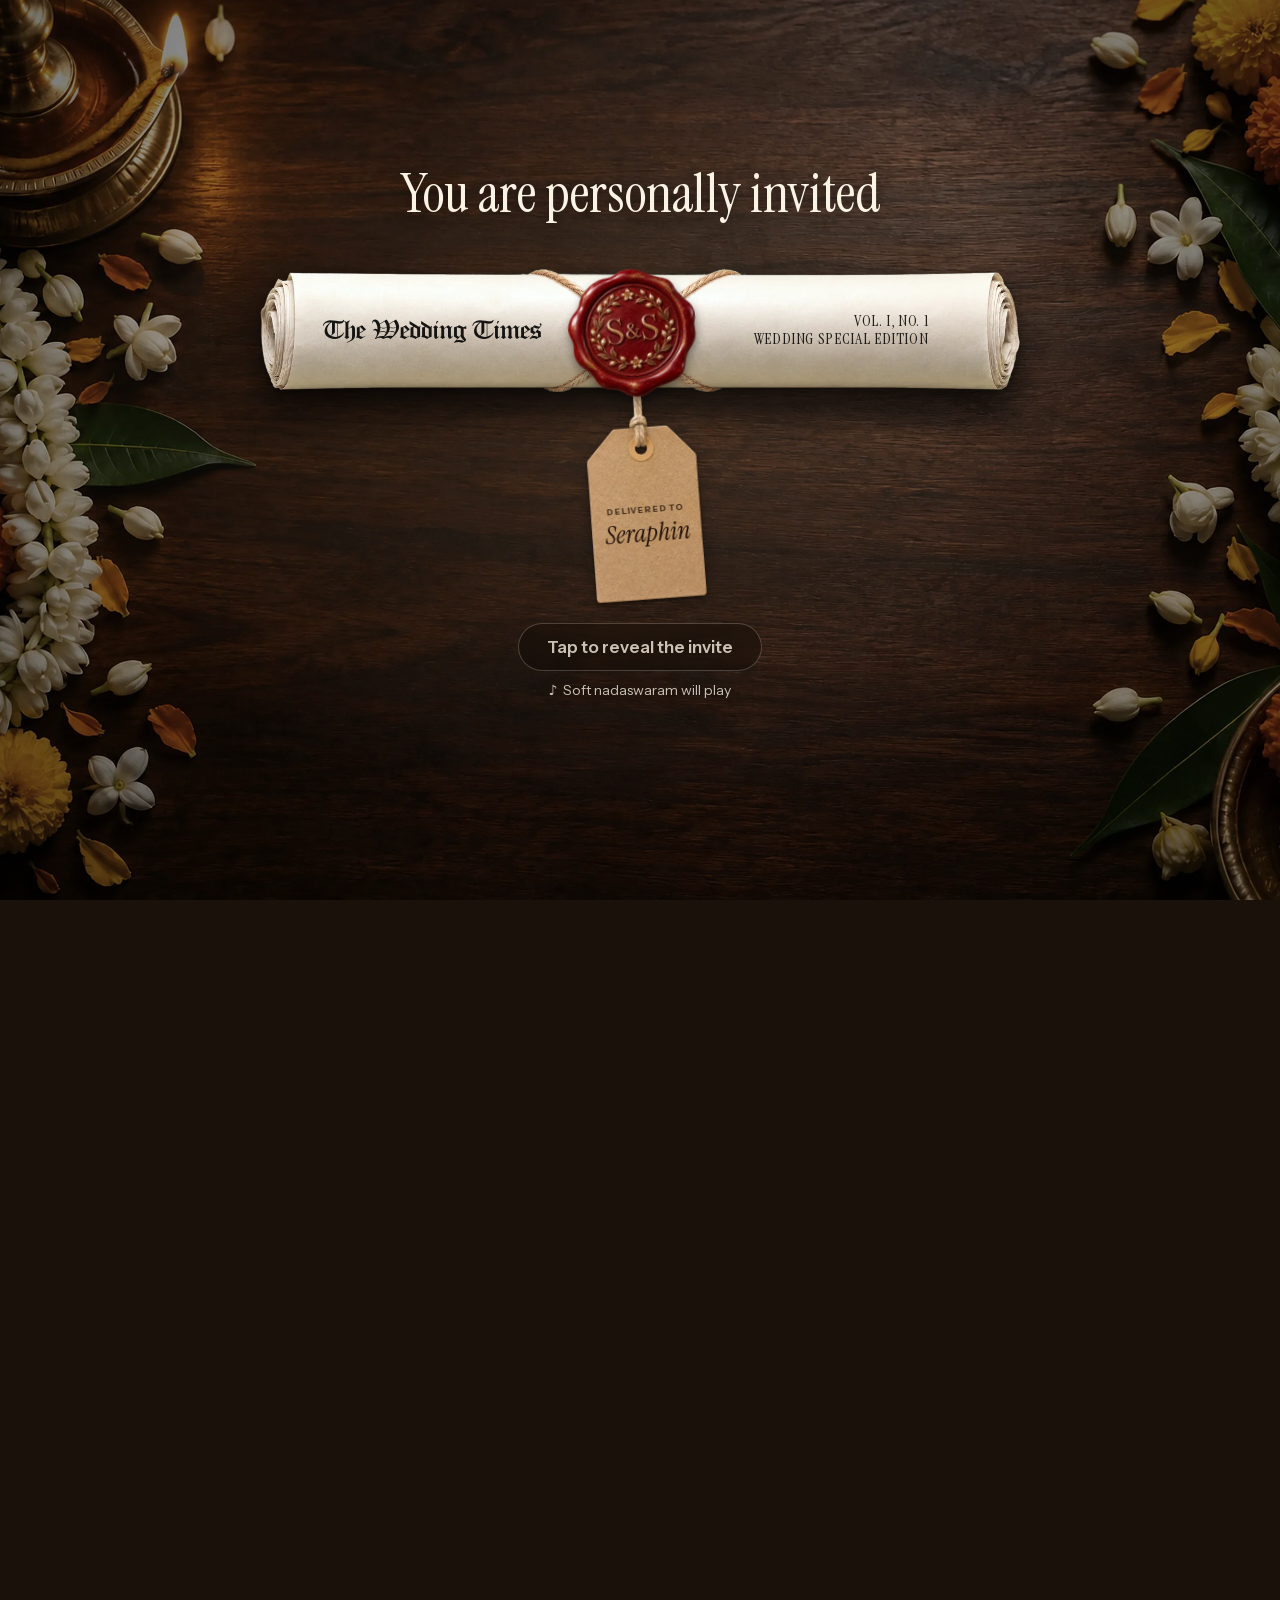
<file: usyxk.html>
<!DOCTYPE html><html lang="en" class="instrument_serif_8c4ab588-module__AuOkkq__variable instrument_sans_fb055bc1-module__M68RZW__variable noto_serif_malayalam_5a750442-module__ylUfRa__variable anek_kannada_9212c491-module__RlVZbW__variable"><head><meta charSet="utf-8"/><meta name="viewport" content="width=device-width, initial-scale=1, viewport-fit=cover"/><link rel="preload" href="/_next/static/media/3ef111145c7c84aa-s.p.1fbpo5eshh5em.woff2" as="font" crossorigin="" type="font/woff2"/><link rel="preload" href="/_next/static/media/6b186f06197624ff-s.p.171shbaxyastj.woff2" as="font" crossorigin="" type="font/woff2"/><link rel="preload" href="/_next/static/media/7ebf22b5a21034f8-s.p.3j3877k49yy0l.woff2" as="font" crossorigin="" type="font/woff2"/><link rel="preload" href="/_next/static/media/e41d5df559864f9e-s.p.1g73gv09-xcb6.woff2" as="font" crossorigin="" type="font/woff2"/><link rel="preload" href="/brand/wordmark.svg" as="image"/><link rel="preload" as="image"/><link rel="preload" href="/ornaments/ganesh.svg" as="image"/><link rel="preload" href="/ornaments/with-left.svg" as="image"/><link rel="preload" href="/ornaments/ornament.svg" as="image"/><link rel="preload" href="/ornaments/icon-pin.svg" as="image"/><link rel="preload" href="/ornaments/line-left.svg" as="image"/><link rel="preload" href="/ornaments/line-right.svg" as="image"/><link rel="preload" href="/ornaments/heart.svg" as="image"/><link rel="preload" href="/delivery/seal.webp" as="image" type="image/webp"/><link rel="preload" href="/delivery/roll.webp" as="image" type="image/webp"/><link rel="preload" as="image" href="/delivery/twine.webp" fetchPriority="high"/><link rel="preload" href="/delivery/tag.webp" as="image" type="image/webp"/><link rel="stylesheet" href="/_next/static/chunks/2zbqgsrodcpcy.css" data-precedence="next"/><link rel="stylesheet" href="/_next/static/chunks/1s82vutrenr0d.css" data-precedence="next"/><link rel="preload" as="script" fetchPriority="low" href="/_next/static/chunks/3s6nzrbk-8mnv.js"/><script src="/_next/static/chunks/3450qyhportkm.js" async=""></script><script src="/_next/static/chunks/196x_tfexoucg.js" async=""></script><script src="/_next/static/chunks/3bawhkhjtuhib.js" async=""></script><script src="/_next/static/chunks/turbopack-3nn4ptv5os_lz.js" async=""></script><script src="/_next/static/chunks/3fntmmi971322.js" async=""></script><script src="/_next/static/chunks/0axdrs6tow-4n.js" async=""></script><script src="/_next/static/chunks/17ntx4fap6cll.js" async=""></script><script src="/_next/static/chunks/0iy8m4r74r-px.js" async=""></script><link rel="preload" href="/scene/table-portrait-oil.webp" as="image" type="image/webp" media="(max-aspect-ratio: 1/1)"/><link rel="preload" href="/scene/table-landscape-oil.webp" as="image" type="image/webp" media="(min-aspect-ratio: 1/1)"/><link rel="preload" href="/_next/static/chunks/3gni5upcg-yca.css" as="style"/><meta name="theme-color" content="#1a110b"/><title>Seraphin, you are personally invited</title><meta name="description" content="Sneha &amp; Sudhanva are getting married. Sangeet 25 Nov and Wedding 26 Nov in Kochi."/><meta name="robots" content="noindex, nofollow"/><meta property="og:title" content="Seraphin, you are personally invited"/><meta property="og:description" content="Sneha &amp; Sudhanva are getting married. Sangeet 25 Nov and Wedding 26 Nov in Kochi."/><meta property="og:image" content="https://roshanr-2006.github.io/og/usyxk.jpg"/><meta property="og:image:width" content="1200"/><meta property="og:image:height" content="630"/><meta property="og:image:alt" content="Seraphin, you are personally invited"/><meta property="og:type" content="website"/><meta name="twitter:card" content="summary_large_image"/><meta name="twitter:title" content="Seraphin, you are personally invited"/><meta name="twitter:description" content="Sneha &amp; Sudhanva are getting married. Sangeet 25 Nov and Wedding 26 Nov in Kochi."/><meta name="twitter:image" content="https://roshanr-2006.github.io/og/usyxk.jpg"/><link rel="icon" href="/favicon.ico?favicon.1d63w5u3_a0iu.ico" sizes="48x48" type="image/x-icon"/><link rel="icon" href="/icon.png?icon.2cc-btpuzl9oh.png" sizes="96x96" type="image/png"/><link rel="apple-touch-icon" href="/apple-icon.png?apple-icon.0wy86meb47rbk.png" sizes="180x180" type="image/png"/><meta name="next-size-adjust" content=""/><link rel="preload" as="image" href="/delivery/roll.webp" type="image/webp"/><link rel="preload" as="image" href="/delivery/seal.webp" type="image/webp"/><link rel="preload" as="image" href="/delivery/tag.webp" type="image/webp"/><link rel="preload" as="image" href="/scene/table-portrait-oil.webp" type="image/webp" media="(max-aspect-ratio: 1/1)"/><link rel="preload" as="image" href="/scene/table-landscape-oil.webp" type="image/webp" media="(min-aspect-ratio: 1/1)"/><script src="/_next/static/chunks/0cz1d0mv5g_q7.js" noModule=""></script></head><body><div hidden=""><!--$--><!--/$--></div><div class="edition-module__s-QfdG__root" data-edition="true" data-stage="sealed"><div class="scenes-module__tcJH9G__scenes" aria-hidden="true"><div class="scenes-module__tcJH9G__layer scenes-module__tcJH9G__home" data-scene="home"></div><div class="scenes-module__tcJH9G__layer scenes-module__tcJH9G__kochi" data-scene="kochi"></div><div class="scenes-module__tcJH9G__layer scenes-module__tcJH9G__karkala" data-scene="karkala"></div><div class="scenes-module__tcJH9G__layer scenes-module__tcJH9G__story" data-scene="story"></div><div class="scenes-module__tcJH9G__glow"></div><div class="scenes-module__tcJH9G__dim" data-dim="true"></div><div class="scenes-module__tcJH9G__mist scenes-module__tcJH9G__mistWarm" data-mist="kochi-back"></div><div class="scenes-module__tcJH9G__mist scenes-module__tcJH9G__mistCool" data-mist="karkala-back"></div><div class="scenes-module__tcJH9G__mist scenes-module__tcJH9G__mistRose" data-mist="story-back"></div></div><main class="edition-module__s-QfdG__main"><div data-front="true" class="edition-module__s-QfdG__front"><section id="front" aria-label="Front page" data-sheet="true" class="sheet-module__VwvCUW__sheet"><div class="sheet-module__VwvCUW__inner "><header class="front-module__mmu6Ra__masthead"><p class="front-module__mmu6Ra__topline">Celebration | Love | Promise | Happiness | Romance</p><h1 class="front-module__mmu6Ra__wordmark"><img src="/brand/wordmark.svg" alt="The Wedding Times" width="682" height="83"/></h1><div class="front-module__mmu6Ra__dateline"><span>Kochi, Kerala</span><span>25 &amp; 26 November, 2026</span><span class="front-module__mmu6Ra__forever">Forever &amp; Always</span></div></header><p class="front-module__mmu6Ra__kicker">A special edition for <strong data-kicker-name="true">Seraphin</strong></p><h2 class="front-module__mmu6Ra__headline">THE BIG DAY IS HERE!</h2><figure class="front-module__mmu6Ra__cover"><img alt="Sneha and Sudhanva, foreheads touching, smiling" decoding="async" data-nimg="fill" class="front-module__mmu6Ra__coverImg" style="position:absolute;height:100%;width:100%;left:0;top:0;right:0;bottom:0;color:transparent" src="/photos/cover.jpg"/><figcaption class="front-module__mmu6Ra__names">Sneha <span class="front-module__mmu6Ra__amp" style="display:inline-block;line-height:0"><svg viewBox="-0.63 3.4 63.54 77.87" aria-hidden="true" focusable="false" style="height:1.08em;width:auto;vertical-align:-0.2em;overflow:visible"><path fill="currentColor" d="M11.95 79.27Q9.50 79.27 7.31 78.48Q5.11 77.69 3.67 76.25Q3.17 75.67 2.74 75.06Q2.30 74.45 1.94 73.73Q1.73 73.30 1.66 72.86Q1.58 72.43 1.58 72.07Q1.58 70.92 1.94 70.92Q2.09 70.92 2.45 71.50Q2.74 72.07 3.17 72.72Q3.60 73.37 4.18 73.80Q5.69 74.88 7.38 75.53Q9.07 76.18 10.87 76.18Q12.46 76.18 14 75.60Q15.55 75.02 16.99 73.73Q20.09 71.06 22.32 67.39Q24.55 63.72 26.35 59.26Q22.82 59.90 19.44 59.90Q15.19 59.90 11.77 58.75Q8.35 57.60 6.37 55.12Q4.39 52.63 4.39 48.74Q4.39 46.22 5.47 43.45Q6.55 40.68 8.64 38.02Q5.47 37.15 3.42 35.17Q1.37 33.19 1.37 29.66Q1.37 26.50 3.60 23.36Q5.83 20.23 9.94 18.14Q14.04 16.06 19.58 16.06Q21.10 16.06 22.79 16.38Q24.48 16.70 25.92 17.17Q27.36 17.64 28.01 18.07Q29.02 18.65 29.02 19.22Q29.02 19.51 28.73 19.62Q28.44 19.73 28.01 19.51Q26.86 18.94 24.70 18.43Q22.54 17.93 20.66 17.93Q15.91 17.93 12.56 19.76Q9.22 21.60 7.49 24.34Q5.76 27.07 5.76 29.74Q5.76 31.82 6.88 33.55Q7.99 35.28 10.30 36.07Q12.46 33.77 15.37 31.72Q18.29 29.66 21.89 28.01Q22.97 27.50 25.34 26.39Q27.72 25.27 30.74 23.76Q33.77 22.25 36.79 20.74Q37.80 16.63 39.42 13.14Q41.04 9.65 43.52 7.52Q46.01 5.40 49.54 5.40Q51.55 5.40 52.45 6.37Q53.35 7.34 53.35 8.78Q53.35 11.30 51.44 13.39Q49.54 15.48 46.40 17.32Q43.27 19.15 39.60 21.02Q38.74 23.18 37.94 25.70Q37.15 28.22 36.43 31.10Q41.33 29.23 45.79 27.79Q50.26 26.35 53.86 26.35Q57.24 26.35 59.08 27.86Q60.91 29.38 60.91 32.11Q60.91 34.85 58.97 38.74Q56.66 43.42 52.06 47.34Q47.45 51.26 41.65 54.11Q35.86 56.95 29.88 58.46Q28.08 64.37 25.74 69.19Q23.40 74.02 20.09 76.61Q18.36 77.98 16.24 78.62Q14.11 79.27 11.95 79.27M40.61 18.65Q43.49 17.06 45.90 15.37Q48.31 13.68 49.79 11.84Q51.26 10.01 51.26 7.99Q51.26 6.84 50.11 6.84Q49.75 6.84 49.03 7.06Q48.31 7.27 47.74 7.85Q46.44 9 44.53 11.66Q42.62 14.33 40.61 18.65M13.39 36.65L13.97 36.65Q18.94 36.65 24.08 35.17Q29.23 33.70 34.20 31.90Q34.78 29.59 35.28 27.29Q35.78 24.98 36.29 22.75Q33.41 24.19 30.67 25.56Q27.94 26.93 25.85 27.90Q23.76 28.87 22.75 29.30Q19.73 30.67 17.39 32.58Q15.05 34.49 13.39 36.65M30.38 56.74Q35.71 55.44 41 52.74Q46.30 50.04 50.58 46.30Q54.86 42.55 57.10 38.16Q58.32 35.71 58.32 33.77Q58.32 31.75 56.99 30.67Q55.66 29.59 53.28 29.59Q49.90 29.59 45.32 31.07Q40.75 32.54 35.64 34.34Q34.49 39.67 33.23 45.47Q31.97 51.26 30.38 56.74M22.25 57.82Q24.62 57.82 27.07 57.38Q28.80 52.56 30.31 46.94Q31.82 41.33 33.41 35.06Q28.94 36.58 24.41 37.73Q19.87 38.88 15.62 38.88Q13.82 38.88 11.95 38.66Q9.43 43.06 9.43 47.23Q9.43 50.90 11.12 53.24Q12.82 55.58 15.73 56.70Q18.65 57.82 22.25 57.82"></path></svg><span class="sr-only">&amp;</span></span> Sudhanva</figcaption></figure></div></section></div><div data-rest="true" class="edition-module__s-QfdG__rest" aria-hidden="true"><section id="invitation" aria-label="The invitation" data-sheet="true" class="sheet-module__VwvCUW__sheet"><div class="sheet-module__VwvCUW__inner invitation-module__HiYqpa__page"><div class="sheet-module__VwvCUW__strip"><span>Thursday, 26 November, 2026</span><span>Kochi, Kerala</span></div><img src="/ornaments/ganesh.svg" alt="" width="85" height="110" class="invitation-module__HiYqpa__ganesh"/><p class="invitation-module__HiYqpa__blessing">|| Shree Kuladevatha Prasanna ||</p><div class="invitation-module__HiYqpa__hosts"><p class="invitation-module__HiYqpa__parents"><span>Smt. M. Preetha</span><span class="invitation-module__HiYqpa__amp" style="display:inline-block;line-height:0"><svg viewBox="-0.63 3.4 63.54 77.87" aria-hidden="true" focusable="false" style="height:1.08em;width:auto;vertical-align:-0.2em;overflow:visible"><path fill="currentColor" d="M11.95 79.27Q9.50 79.27 7.31 78.48Q5.11 77.69 3.67 76.25Q3.17 75.67 2.74 75.06Q2.30 74.45 1.94 73.73Q1.73 73.30 1.66 72.86Q1.58 72.43 1.58 72.07Q1.58 70.92 1.94 70.92Q2.09 70.92 2.45 71.50Q2.74 72.07 3.17 72.72Q3.60 73.37 4.18 73.80Q5.69 74.88 7.38 75.53Q9.07 76.18 10.87 76.18Q12.46 76.18 14 75.60Q15.55 75.02 16.99 73.73Q20.09 71.06 22.32 67.39Q24.55 63.72 26.35 59.26Q22.82 59.90 19.44 59.90Q15.19 59.90 11.77 58.75Q8.35 57.60 6.37 55.12Q4.39 52.63 4.39 48.74Q4.39 46.22 5.47 43.45Q6.55 40.68 8.64 38.02Q5.47 37.15 3.42 35.17Q1.37 33.19 1.37 29.66Q1.37 26.50 3.60 23.36Q5.83 20.23 9.94 18.14Q14.04 16.06 19.58 16.06Q21.10 16.06 22.79 16.38Q24.48 16.70 25.92 17.17Q27.36 17.64 28.01 18.07Q29.02 18.65 29.02 19.22Q29.02 19.51 28.73 19.62Q28.44 19.73 28.01 19.51Q26.86 18.94 24.70 18.43Q22.54 17.93 20.66 17.93Q15.91 17.93 12.56 19.76Q9.22 21.60 7.49 24.34Q5.76 27.07 5.76 29.74Q5.76 31.82 6.88 33.55Q7.99 35.28 10.30 36.07Q12.46 33.77 15.37 31.72Q18.29 29.66 21.89 28.01Q22.97 27.50 25.34 26.39Q27.72 25.27 30.74 23.76Q33.77 22.25 36.79 20.74Q37.80 16.63 39.42 13.14Q41.04 9.65 43.52 7.52Q46.01 5.40 49.54 5.40Q51.55 5.40 52.45 6.37Q53.35 7.34 53.35 8.78Q53.35 11.30 51.44 13.39Q49.54 15.48 46.40 17.32Q43.27 19.15 39.60 21.02Q38.74 23.18 37.94 25.70Q37.15 28.22 36.43 31.10Q41.33 29.23 45.79 27.79Q50.26 26.35 53.86 26.35Q57.24 26.35 59.08 27.86Q60.91 29.38 60.91 32.11Q60.91 34.85 58.97 38.74Q56.66 43.42 52.06 47.34Q47.45 51.26 41.65 54.11Q35.86 56.95 29.88 58.46Q28.08 64.37 25.74 69.19Q23.40 74.02 20.09 76.61Q18.36 77.98 16.24 78.62Q14.11 79.27 11.95 79.27M40.61 18.65Q43.49 17.06 45.90 15.37Q48.31 13.68 49.79 11.84Q51.26 10.01 51.26 7.99Q51.26 6.84 50.11 6.84Q49.75 6.84 49.03 7.06Q48.31 7.27 47.74 7.85Q46.44 9 44.53 11.66Q42.62 14.33 40.61 18.65M13.39 36.65L13.97 36.65Q18.94 36.65 24.08 35.17Q29.23 33.70 34.20 31.90Q34.78 29.59 35.28 27.29Q35.78 24.98 36.29 22.75Q33.41 24.19 30.67 25.56Q27.94 26.93 25.85 27.90Q23.76 28.87 22.75 29.30Q19.73 30.67 17.39 32.58Q15.05 34.49 13.39 36.65M30.38 56.74Q35.71 55.44 41 52.74Q46.30 50.04 50.58 46.30Q54.86 42.55 57.10 38.16Q58.32 35.71 58.32 33.77Q58.32 31.75 56.99 30.67Q55.66 29.59 53.28 29.59Q49.90 29.59 45.32 31.07Q40.75 32.54 35.64 34.34Q34.49 39.67 33.23 45.47Q31.97 51.26 30.38 56.74M22.25 57.82Q24.62 57.82 27.07 57.38Q28.80 52.56 30.31 46.94Q31.82 41.33 33.41 35.06Q28.94 36.58 24.41 37.73Q19.87 38.88 15.62 38.88Q13.82 38.88 11.95 38.66Q9.43 43.06 9.43 47.23Q9.43 50.90 11.12 53.24Q12.82 55.58 15.73 56.70Q18.65 57.82 22.25 57.82"></path></svg><span class="sr-only">&amp;</span></span><span>Shri M. Rajesh</span></p><p class="invitation-module__HiYqpa__address">(MLA Road, Udayamperoor)</p></div><p class="invitation-module__HiYqpa__request">Request the pleasure of your company, along with your family and friends, on the auspicious occasion of the wedding ceremony of their beloved <!-- -->daughter</p><div class="invitation-module__HiYqpa__person"><p class="invitation-module__HiYqpa__name"><span class="invitation-module__HiYqpa__honorific">Chi. Sou.</span> <span>Sneha</span></p><p class="invitation-module__HiYqpa__lineage">(Granddaughter of Smt. Bhoomi Ammal &amp; Late Shri Madhusudhanan Potti, and Smt. Leelavathi Ammal &amp; Late Shri Rajagopala Kukkilaya)</p></div><div class="invitation-module__HiYqpa__with" aria-hidden="true"><img src="/ornaments/with-left.svg" alt="" width="108" height="17"/><span>with</span><img src="/ornaments/with-left.svg" alt="" width="108" height="17" class="invitation-module__HiYqpa__mirror"/></div><p class="sr-only">with</p><div class="invitation-module__HiYqpa__person"><p class="invitation-module__HiYqpa__name"><span class="invitation-module__HiYqpa__honorific">Chi.</span> <span>Sudhanva Acharya</span></p><p class="invitation-module__HiYqpa__parentsOf">(Son of Smt. Ambuja &amp; Shri. Muralidhara Acharya, Berke House, Sanoor)</p><p class="invitation-module__HiYqpa__lineage">(Grandson of Late Shri. Ramakrishna Bhat &amp; Late Smt. Leelavathi, and Late Smt. Ratnavathi &amp; Late Shri. Madhava Acharya, Sanoor)</p></div><img src="/ornaments/ornament.svg" alt="" width="599" height="67" class="sheet-module__VwvCUW__ornament sheet-module__VwvCUW__ornamentFlip invitation-module__HiYqpa__bottomOrnament"/></div></section><section class="arrival-module__558NYW__arrival" data-arrival="kochi" aria-label="The rituals begin in Kochi"><div class="arrival-module__558NYW__sign" data-sign="true"><p class="arrival-module__558NYW__eyebrow">The rituals begin in</p><p class="arrival-module__558NYW__place">Kochi</p><p class="arrival-module__558NYW__native"><span lang="ml">കൊച്ചിയിലേക്ക് സ്വാഗതം</span></p><span class="arrival-module__558NYW__rule" aria-hidden="true"></span><p class="arrival-module__558NYW__line">Sangeet &amp; Wedding · 25 &amp; 26 Nov</p></div></section><section id="kochi" aria-label="Sangeet &amp; Wedding, Kochi, Kerala" data-sheet="true" class="sheet-module__VwvCUW__sheet"><div class="sheet-module__VwvCUW__inner chapter-module__I6GCJa__page"><div class="sheet-module__VwvCUW__strip"><span>25 &amp; 26 November, 2026</span><span>Kochi, Kerala</span></div><img src="/ornaments/ornament.svg" alt="" width="599" height="67" class="sheet-module__VwvCUW__ornament  chapter-module__I6GCJa__topOrnament"/><p class="chapter-module__I6GCJa__kicker">The Kochi edition</p><h2 class="chapter-module__I6GCJa__title">Sangeet &amp; Wedding</h2><div class="chapter-module__I6GCJa__dates"><div class="chapter-module__I6GCJa__dateCard"><div class="chapter-module__I6GCJa__badge" aria-hidden="true"><span class="chapter-module__I6GCJa__badgeDay">Wed</span><span class="chapter-module__I6GCJa__badgeNum">25</span><span class="chapter-module__I6GCJa__badgeMonth">Nov</span></div><div class="chapter-module__I6GCJa__dateInfo"><p class="chapter-module__I6GCJa__dateEvent">Sangeet</p><p class="chapter-module__I6GCJa__dateDay">Wednesday<span class="sr-only">, <!-- -->25 November, 2026</span></p><p class="chapter-module__I6GCJa__dateTime">6:00 PM</p></div></div><div class="chapter-module__I6GCJa__dateCard"><div class="chapter-module__I6GCJa__badge" aria-hidden="true"><span class="chapter-module__I6GCJa__badgeDay">Thu</span><span class="chapter-module__I6GCJa__badgeNum">26</span><span class="chapter-module__I6GCJa__badgeMonth">Nov</span></div><div class="chapter-module__I6GCJa__dateInfo"><p class="chapter-module__I6GCJa__dateEvent">Wedding</p><p class="chapter-module__I6GCJa__dateDay">Thursday<span class="sr-only">, <!-- -->26 November, 2026</span></p><p class="chapter-module__I6GCJa__dateTime">9:31 AM</p><p class="chapter-module__I6GCJa__dateNote">Muhurtham · Dhanur Lagnam</p></div></div></div><div class="chapter-module__I6GCJa__ctaFull"><div class="chapter-module__I6GCJa__calWrap" data-align="stretch"><button type="button" class="chapter-module__I6GCJa__secondary" aria-haspopup="menu" aria-expanded="false" aria-controls="_R_15ikinpfdb_"><svg viewBox="0 0 24 24" width="18" height="18" aria-hidden="true"><rect x="3.5" y="5" width="17" height="15.5" rx="2" fill="none" stroke="currentColor" stroke-width="1.6"></rect><path d="M3.5 10h17M8 3v4M16 3v4M8.5 14.5h2M13.5 14.5h2M8.5 17.5h2" fill="none" stroke="currentColor" stroke-width="1.6" stroke-linecap="round"></path></svg>Add to calendar</button><div id="_R_15ikinpfdb_" class="chapter-module__I6GCJa__calMenu" role="menu"><a role="menuitem" href="https://calendar.google.com/calendar/render?action=TEMPLATE&amp;text=Sangeet+%C2%B7+Sneha+%26+Sudhanva&amp;dates=20261125T123000Z%2F20261125T163000Z&amp;details=6%3A00+PM%0AColour+code%3A+Beige+%26+cream&amp;location=Sree+Santhana+Gopala+Krishna+Temple%2C+Oottupura%2C+Muthukulangara%2C+Eroor+Road%2C+Tripunithura%2C+Ernakulam%2C+Kerala&amp;ctz=Asia%2FKolkata" target="_blank" rel="noopener noreferrer">Sangeet · Google Calendar</a><a role="menuitem" href="https://calendar.google.com/calendar/render?action=TEMPLATE&amp;text=Wedding+%C2%B7+Sneha+%26+Sudhanva&amp;dates=20261126T040100Z%2F20261126T070100Z&amp;details=9%3A31+AM%0AMuhurtham+%C2%B7+Dhanur+Lagnam&amp;location=Sree+Santhana+Gopala+Krishna+Temple%2C+Oottupura%2C+Muthukulangara%2C+Eroor+Road%2C+Tripunithura%2C+Ernakulam%2C+Kerala&amp;ctz=Asia%2FKolkata" target="_blank" rel="noopener noreferrer">Wedding · Google Calendar</a><a role="menuitem" href="/calendar/kochi.ics">Both · Apple or Outlook</a></div></div></div><hr class="chapter-module__I6GCJa__divider"/><section class="chapter-module__I6GCJa__detail" aria-label="Venue"><span class="chapter-module__I6GCJa__tile" aria-hidden="true"><img src="/ornaments/icon-pin.svg" alt="" width="40" height="40"/></span><div class="chapter-module__I6GCJa__detailBody"><p class="chapter-module__I6GCJa__detailTitle">Sree Santhana Gopala Krishna Temple, Oottupura</p><p class="chapter-module__I6GCJa__detailText">Muthukulangara, Eroor Road, Tripunithura, Ernakulam, Kerala</p></div><a class="chapter-module__I6GCJa__secondary" href="https://www.google.com/maps/dir/?api=1&amp;destination=Muthukulangara%20Sree%20Santhana%20Gopala%20Sree%20Krishna%20Swamy%20Temple%2C%20Eroor%20Rd%2C%20Eroor%20South%2C%20Ernakulam%2C%20Kerala%20682306" target="_blank" rel="noopener noreferrer">Get directions<svg viewBox="0 0 24 24" width="15" height="15" aria-hidden="true"><path d="M7 17L17 7M9 7h8v8" fill="none" stroke="currentColor" stroke-width="1.8" stroke-linecap="round" stroke-linejoin="round"></path></svg></a></section><div><hr class="chapter-module__I6GCJa__divider"/><section class="chapter-module__I6GCJa__detail" aria-label="Colour code for Sangeet"><span class="chapter-module__I6GCJa__tile" aria-hidden="true"><svg viewBox="0 0 24 24" width="40" height="40" aria-hidden="true"><g fill="none" stroke="currentColor" stroke-linecap="round" stroke-linejoin="round" stroke-width="1.7"><path d="M12 22a1 1 0 0 1 0-20a10 9 0 0 1 10 9a5 5 0 0 1-5 5h-2.25a1.75 1.75 0 0 0-1.4 2.8l.3.4a1.75 1.75 0 0 1-1.4 2.8z"></path><circle cx="13.5" cy="6.5" r=".6" fill="currentColor"></circle><circle cx="17.5" cy="10.5" r=".6" fill="currentColor"></circle><circle cx="6.5" cy="12.5" r=".6" fill="currentColor"></circle><circle cx="8.5" cy="7.5" r=".6" fill="currentColor"></circle></g></svg></span><div class="chapter-module__I6GCJa__detailBody"><p class="chapter-module__I6GCJa__detailTitle">Beige &amp; cream</p><p class="chapter-module__I6GCJa__detailText">Colour code for <!-- -->Sangeet</p><ul class="chapter-module__I6GCJa__swatches" aria-label="Beige &amp; cream colours" data-swatches="true"><li><span data-swatch="true" class="chapter-module__I6GCJa__swatch" style="background:#FBF5E6" aria-hidden="true"></span><span class="chapter-module__I6GCJa__swatchName">Ivory</span></li><li><span data-swatch="true" class="chapter-module__I6GCJa__swatch" style="background:#F0E3C8" aria-hidden="true"></span><span class="chapter-module__I6GCJa__swatchName">Cream</span></li><li><span data-swatch="true" class="chapter-module__I6GCJa__swatch" style="background:#DCC6A0" aria-hidden="true"></span><span class="chapter-module__I6GCJa__swatchName">Beige</span></li><li><span data-swatch="true" class="chapter-module__I6GCJa__swatch" style="background:#C6A778" aria-hidden="true"></span><span class="chapter-module__I6GCJa__swatchName">Sand</span></li></ul></div></section></div><div class="chapter-module__I6GCJa__wishes"><p class="chapter-module__I6GCJa__wishesLabel"><img src="/ornaments/line-left.svg" alt="" width="66" height="12"/><span>With Best Wishes From</span><img src="/ornaments/line-right.svg" alt="" width="66" height="12"/></p><p class="chapter-module__I6GCJa__wishesName">Roshan R</p></div><img src="/ornaments/ornament.svg" alt="" width="599" height="67" class="sheet-module__VwvCUW__ornament sheet-module__VwvCUW__ornamentFlip chapter-module__I6GCJa__bottomOrnament"/></div></section><section class="arrival-module__558NYW__arrival" data-arrival="story" aria-label="And now Meet the couple"><div class="arrival-module__558NYW__sign" data-sign="true"><p class="arrival-module__558NYW__eyebrow">And now</p><p class="arrival-module__558NYW__place">Meet the couple</p><p class="arrival-module__558NYW__native"><span lang="ml">സ്നേഹ</span><span lang="en">&amp;</span><span lang="kn">ಸುಧನ್ವ</span></p><span class="arrival-module__558NYW__rule" aria-hidden="true"></span><p class="arrival-module__558NYW__line">Kerala weds Karnataka</p></div></section><section id="story" aria-label="Our story" data-sheet="true" class="sheet-module__VwvCUW__sheet"><div class="sheet-module__VwvCUW__inner story-module__JVG59G__page"><div class="sheet-module__VwvCUW__strip"><span>Thursday, 26 November, 2026</span><span>Kochi, Kerala</span></div><img src="/ornaments/ornament.svg" alt="" width="599" height="67" class="sheet-module__VwvCUW__ornament  story-module__JVG59G__topOrnament"/><p class="story-module__JVG59G__kicker">Our story</p><article class="story-module__JVG59G__row"><figure class="story-module__JVG59G__photo"><img alt="Sudhanva and Sneha hugging in the misty hills" loading="lazy" decoding="async" data-nimg="fill" class="story-module__JVG59G__img story-module__JVG59G__hills" style="position:absolute;height:100%;width:100%;left:0;top:0;right:0;bottom:0;color:transparent" src="/photos/hills.jpg"/></figure><div class="story-module__JVG59G__text"><h2 class="story-module__JVG59G__heading">An Arranged Beginning</h2><p class="story-module__JVG59G__body"><span class="story-module__JVG59G__drop">W</span>hat began with a simple exchange of biodatas soon became something neither of us expected. Our first call was a little nervous, but the next night, a two-and-a-half-hour conversation changed everything. We talked about marriage, dreams and expectations, and found a comfort that felt surprisingly natural.</p></div></article><article class="story-module__JVG59G__row story-module__JVG59G__flip"><figure class="story-module__JVG59G__photo"><img alt="Sudhanva holding Sneha in a warmly lit café" loading="lazy" decoding="async" data-nimg="fill" class="story-module__JVG59G__img story-module__JVG59G__cafe" style="position:absolute;height:100%;width:100%;left:0;top:0;right:0;bottom:0;color:transparent" src="/photos/cafe.jpg"/></figure><div class="story-module__JVG59G__text"><h2 class="story-module__JVG59G__heading">Became a Love we<!-- --> <span class="story-module__JVG59G__keep">chose<img src="/ornaments/heart.svg" alt="" width="33" height="39" class="story-module__JVG59G__heart"/></span></h2><p class="story-module__JVG59G__body">Two weeks later, Sudhanva came to Kochi, and we finally met. From café to waterfalls, and quiet moments together, those two days made us feel comfortable, safe and connected. As the days passed, our conversations grew deeper and our bond stronger. Somewhere along the way, an arranged beginning became a love we chose, and a person we knew we wanted beside us for all the chapters ahead.</p></div></article><img src="/ornaments/ornament.svg" alt="" width="599" height="67" class="sheet-module__VwvCUW__ornament sheet-module__VwvCUW__ornamentFlip story-module__JVG59G__bottomOrnament"/></div></section><section id="pictures" aria-label="In pictures" data-sheet="true" class="sheet-module__VwvCUW__sheet"><div class="sheet-module__VwvCUW__inner pictures-module__XvCPHG__page"><div class="sheet-module__VwvCUW__strip"><span>Thursday, 26 November, 2026</span><span>Kochi, Kerala</span></div><img src="/ornaments/ornament.svg" alt="" width="599" height="67" class="sheet-module__VwvCUW__ornament  pictures-module__XvCPHG__ornament"/><h2 class="pictures-module__XvCPHG__title">In Pictures</h2><div class="pictures-module__XvCPHG__viewport" role="region" aria-roledescription="carousel" aria-label="Photos of Sneha and Sudhanva" tabindex="0"><div class="pictures-module__XvCPHG__container"><figure class="pictures-module__XvCPHG__slide" data-active="true"><div class="pictures-module__XvCPHG__frame"><img alt="Sneha and Sudhanva" loading="lazy" decoding="async" data-nimg="fill" class="pictures-module__XvCPHG__media" style="position:absolute;height:100%;width:100%;left:0;top:0;right:0;bottom:0;color:transparent" src="/photos/ours/01-by-the-window.jpg"/></div></figure><figure class="pictures-module__XvCPHG__slide"><div class="pictures-module__XvCPHG__frame"><img alt="Sneha and Sudhanva" loading="lazy" decoding="async" data-nimg="fill" class="pictures-module__XvCPHG__media" style="position:absolute;height:100%;width:100%;left:0;top:0;right:0;bottom:0;color:transparent" src="/photos/ours/02-all-smiles.jpg"/></div></figure><figure class="pictures-module__XvCPHG__slide"><div class="pictures-module__XvCPHG__frame"><img alt="Sneha and Sudhanva" loading="lazy" decoding="async" data-nimg="fill" class="pictures-module__XvCPHG__media" style="position:absolute;height:100%;width:100%;left:0;top:0;right:0;bottom:0;color:transparent" src="/photos/ours/03-in-mundu-and-saree.jpg"/></div></figure><figure class="pictures-module__XvCPHG__slide"><div class="pictures-module__XvCPHG__frame"><img alt="Sneha and Sudhanva" loading="lazy" decoding="async" data-nimg="fill" class="pictures-module__XvCPHG__media" style="position:absolute;height:100%;width:100%;left:0;top:0;right:0;bottom:0;color:transparent" src="/photos/ours/04-out-for-a-ride.jpg"/></div></figure><figure class="pictures-module__XvCPHG__slide"><div class="pictures-module__XvCPHG__frame"><img alt="Sneha and Sudhanva" loading="lazy" decoding="async" data-nimg="fill" class="pictures-module__XvCPHG__media" style="position:absolute;height:100%;width:100%;left:0;top:0;right:0;bottom:0;color:transparent" src="/photos/ours/05-us-being-us.jpg"/></div></figure></div></div><div class="pictures-module__XvCPHG__controls"><button type="button" class="pictures-module__XvCPHG__arrow" aria-label="Previous photo"><svg viewBox="0 0 24 24" width="18" height="18" aria-hidden="true"><path d="M15 5l-7 7 7 7" fill="none" stroke="currentColor" stroke-width="1.6" stroke-linecap="round" stroke-linejoin="round"></path></svg></button><div class="pictures-module__XvCPHG__dots" role="tablist" aria-label="Choose photo"><button type="button" role="tab" aria-selected="true" aria-label="Photo 1 of 5" data-active="true"></button><button type="button" role="tab" aria-selected="false" aria-label="Photo 2 of 5"></button><button type="button" role="tab" aria-selected="false" aria-label="Photo 3 of 5"></button><button type="button" role="tab" aria-selected="false" aria-label="Photo 4 of 5"></button><button type="button" role="tab" aria-selected="false" aria-label="Photo 5 of 5"></button></div><button type="button" class="pictures-module__XvCPHG__arrow" aria-label="Next photo"><svg viewBox="0 0 24 24" width="18" height="18" aria-hidden="true"><path d="M9 5l7 7-7 7" fill="none" stroke="currentColor" stroke-width="1.6" stroke-linecap="round" stroke-linejoin="round"></path></svg></button></div></div></section><footer class="finale-module__i6MTcG__foot" data-finale="true"><img src="/delivery/seal.webp" alt="" width="560" height="560" class="finale-module__i6MTcG__seal"/><p class="finale-module__i6MTcG__line">Your presence itself is a gift</p><div class="finale-module__i6MTcG__ctas"><button type="button" class="finale-module__i6MTcG__cta finale-module__i6MTcG__primary"><svg viewBox="0 0 24 24" width="18" height="18" aria-hidden="true"><path d="M4 12a8 8 0 1 0 2.4-5.7M4 4v4.5h4.5" fill="none" stroke="currentColor" stroke-width="1.8" stroke-linecap="round" stroke-linejoin="round"></path></svg>Replay the invite</button><button type="button" class="finale-module__i6MTcG__cta"><svg viewBox="0 0 24 24" width="18" height="18" aria-hidden="true"><path d="M12 19V5M6 11l6-6 6 6" fill="none" stroke="currentColor" stroke-width="1.8" stroke-linecap="round" stroke-linejoin="round"></path></svg>Back to top</button></div></footer></div></main><div class="scenes-module__tcJH9G__front" aria-hidden="true"><div class="scenes-module__tcJH9G__mist scenes-module__tcJH9G__smokeWarm" data-mist="kochi-front"></div><div class="scenes-module__tcJH9G__mist scenes-module__tcJH9G__smokeWarm" data-mist="story-front"></div><div class="scenes-module__tcJH9G__turn"><div class="scenes-module__tcJH9G__mist scenes-module__tcJH9G__mistCool" data-mist="karkala-front"></div></div></div><div data-delivery="true" class="delivery-module__PHkFSa__stage" role="button" tabindex="0" aria-label="You are personally invited. Open your invitation, delivered to Seraphin"><div class="delivery-module__PHkFSa__group"><div data-chrome="true" class="delivery-module__PHkFSa__heading"><p data-kicker="true" class="delivery-module__PHkFSa__kicker">You are personally invited</p></div><div data-roll="true" class="delivery-module__PHkFSa__roll"><div data-shade="true" class="delivery-module__PHkFSa__shade" aria-hidden="true"></div><img class="delivery-module__PHkFSa__rollImg" src="/delivery/roll.webp" alt="" width="1500" height="243" fetchPriority="high"/><div data-print="true" class="delivery-module__PHkFSa__print" aria-hidden="true"><img class="delivery-module__PHkFSa__printMark" src="/brand/wordmark.svg" alt="" width="682" height="83"/><span class="delivery-module__PHkFSa__printIssue"><span>Vol. I, No. 1</span><span>Wedding Special Edition</span></span></div><img data-twine="true" class="delivery-module__PHkFSa__twine" src="/delivery/twine.webp" alt="" width="1500" height="243" fetchPriority="high"/><div data-tag="true" class="delivery-module__PHkFSa__tag"><img src="/delivery/tag.webp" alt="" width="330" height="772" fetchPriority="high"/><div class="delivery-module__PHkFSa__tagText"><span class="delivery-module__PHkFSa__tagLabel">Delivered to</span><span class="delivery-module__PHkFSa__tagName" style="font-size:calc(var(--name-base) * 0.165)">Seraphin</span></div></div><div class="delivery-module__PHkFSa__sealPos"><img data-seal="true" class="delivery-module__PHkFSa__seal" src="/delivery/seal.webp" alt="" width="560" height="560" fetchPriority="high"/></div></div><div data-cta="true" class="delivery-module__PHkFSa__cta"><span data-pill="true" class="delivery-module__PHkFSa__pill">Tap to reveal the invite</span><span class="delivery-module__PHkFSa__music"><span class="delivery-module__PHkFSa__musicLine">Soft nadaswaram will play</span></span></div></div></div></div><!--$--><!--/$--><noscript><style>[data-front]{clip-path:none!important}[data-rest],[data-rest] [data-sheet]{visibility:visible!important;opacity:1!important;transform:none!important}[data-delivery]{display:none!important}[data-sign]{visibility:visible!important;opacity:1!important}html{overflow:auto!important}</style></noscript><script src="/_next/static/chunks/3s6nzrbk-8mnv.js" id="_R_" async=""></script><script>(self.__next_f=self.__next_f||[]).push([0])</script><script>self.__next_f.push([1,"1:\"$Sreact.fragment\"\n2:I[39756,[\"/_next/static/chunks/3fntmmi971322.js\"],\"default\"]\n3:I[37457,[\"/_next/static/chunks/3fntmmi971322.js\"],\"default\"]\n4:I[22016,[\"/_next/static/chunks/3fntmmi971322.js\",\"/_next/static/chunks/0axdrs6tow-4n.js\"],\"\"]\n7:I[97367,[\"/_next/static/chunks/3fntmmi971322.js\"],\"OutletBoundary\"]\n8:\"$Sreact.suspense\"\nb:I[97367,[\"/_next/static/chunks/3fntmmi971322.js\"],\"ViewportBoundary\"]\nd:I[97367,[\"/_next/static/chunks/3fntmmi971322.js\"],\"MetadataBoundary\"]\nf:I[68027,[\"/_next/static/chunks/3fntmmi971322.js\"],\"default\",1]\n:HL[\"/_next/static/chunks/2zbqgsrodcpcy.css\",\"style\"]\n:HL[\"/_next/static/media/3ef111145c7c84aa-s.p.1fbpo5eshh5em.woff2\",\"font\",{\"crossOrigin\":\"\",\"type\":\"font/woff2\"}]\n:HL[\"/_next/static/media/6b186f06197624ff-s.p.171shbaxyastj.woff2\",\"font\",{\"crossOrigin\":\"\",\"type\":\"font/woff2\"}]\n:HL[\"/_next/static/media/7ebf22b5a21034f8-s.p.3j3877k49yy0l.woff2\",\"font\",{\"crossOrigin\":\"\",\"type\":\"font/woff2\"}]\n:HL[\"/_next/static/media/e41d5df559864f9e-s.p.1g73gv09-xcb6.woff2\",\"font\",{\"crossOrigin\":\"\",\"type\":\"font/woff2\"}]\n:HL[\"/_next/static/chunks/1s82vutrenr0d.css\",\"style\"]\n:HL[\"/delivery/roll.webp\",\"image\",{\"type\":\"image/webp\"}]\n:HL[\"/delivery/seal.webp\",\"image\",{\"type\":\"image/webp\"}]\n:HL[\"/delivery/tag.webp\",\"image\",{\"type\":\"image/webp\"}]\n:HL[\"/scene/table-portrait-oil.webp\",\"image\",{\"type\":\"image/webp\",\"media\":\"(max-aspect-ratio: 1/1)\"}]\n:HL[\"/scene/table-landscape-oil.webp\",\"image\",{\"type\":\"image/webp\",\"media\":\"(min-aspect-ratio: 1/1)\"}]\n:HL[\"/brand/wordmark.svg\",\"image\"]\n:HL[\"/_next/static/chunks/3gni5upcg-yca.css\",\"style\"]\n5:[\"$\",\"style\",null,{\"children\":\"[data-front]{clip-path:none!important}[data-rest],[data-rest] [data-sheet]{visibility:visible!important;opacity:1!important;transform:none!important}[data-delivery]{display:none!important}[data-sign]{visibility:visible!important;opacity:1!important}html{overflow:auto!important}\"}]\na:X\n0:{\"P\":null,\"c\":[\"\",\"usyxk\"],\"q\":\"\",\"i\":false,\"f\":[[[\"\",{\"children\":[[\"code\",\"usyxk\",\"d\",[\"calendar\",\"og\"]],{\"children\":[\"__PAGE__\",{},\"$undefined\",\"$undefined\",4608]},\"$undefined\",\"$undefined\",4608]},\"$undefined\",\"$undefined\",4624],[[\"$\",\"$1\",\"c\",{\"children\":[[[\"$\",\"link\",\"0\",{\"rel\":\"stylesheet\",\"href\":\"/_next/static/chunks/2zbqgsrodcpcy.css\",\"precedence\":\"next\",\"crossOrigin\":\"$undefined\",\"nonce\":\"$undefined\"}],[\"$\",\"script\",\"script-0\",{\"src\":\"/_next/static/chunks/3fntmmi971322.js\",\"async\":true,\"nonce\":\"$undefined\"}]],[\"$\",\"html\",null,{\"lang\":\"en\",\"className\":\"instrument_serif_8c4ab588-module__AuOkkq__variable instrument_sans_fb055bc1-module__M68RZW__variable noto_serif_malayalam_5a750442-module__ylUfRa__variable anek_kannada_9212c491-module__RlVZbW__variable\",\"children\":[[\"$\",\"head\",null,{\"children\":[[\"$\",\"link\",null,{\"rel\":\"preload\",\"as\":\"image\",\"href\":\"/delivery/roll.webp\",\"type\":\"image/webp\"}],[\"$\",\"link\",null,{\"rel\":\"preload\",\"as\":\"image\",\"href\":\"/delivery/seal.webp\",\"type\":\"image/webp\"}],[\"$\",\"link\",null,{\"rel\":\"preload\",\"as\":\"image\",\"href\":\"/delivery/tag.webp\",\"type\":\"image/webp\"}],[\"$\",\"link\",null,{\"rel\":\"preload\",\"as\":\"image\",\"href\":\"/scene/table-portrait-oil.webp\",\"type\":\"image/webp\",\"media\":\"(max-aspect-ratio: 1/1)\"}],[\"$\",\"link\",null,{\"rel\":\"preload\",\"as\":\"image\",\"href\":\"/scene/table-landscape-oil.webp\",\"type\":\"image/webp\",\"media\":\"(min-aspect-ratio: 1/1)\"}]]}],[\"$\",\"body\",null,{\"children\":[[\"$\",\"$L2\",null,{\"parallelRouterKey\":\"children\",\"error\":\"$undefined\",\"errorStyles\":\"$undefined\",\"errorScripts\":\"$undefined\",\"template\":[\"$\",\"$L3\",null,{}],\"templateStyles\":\"$undefined\",\"templateScripts\":\"$undefined\",\"notFound\":[[\"$\",\"main\",null,{\"className\":\"not-found-module__sxuMuG__wrap\",\"children\":[\"$\",\"div\",null,{\"className\":\"not-found-module__sxuMuG__sheet\",\"children\":[[\"$\",\"img\",null,{\"src\":\"/brand/wordmark.svg\",\"alt\":\"The Wedding Times\",\"width\":682,\"height\":83,\"className\":\"not-found-module__sxuMuG__mark\"}],[\"$\",\"p\",null,{\"className\":\"not-found-module__sxuMuG__title\",\"children\":\"This page isn't in today's edition.\"}],[\"$\",\"p\",null,{\"className\":\"not-found-module__sxuMuG__body\",\"children\":\"Check the link you were sent, or read the front page.\"}],[\"$\",\"$L4\",null,{\"href\":\"/\",\"className\":\"not-found-module__sxuMuG__button\",\"children\":\"Read the front page\"}]]}]}],[[\"$\",\"link\",\"0\",{\"rel\":\"stylesheet\",\"href\":\"/_next/static/chunks/3gni5upcg-yca.css\",\"precedence\":\"next\",\"crossOrigin\":\"$undefined\",\"nonce\":\"$undefined\"}]]],\"forbidden\":\"$undefined\",\"unauthorized\":\"$undefined\"}],[\"$\",\"noscript\",null,{\"children\":\"$5\"}]]}]]}]]}],{\"children\":[[\"$\",\"$1\",\"c\",{\"children\":[null,[\"$\",\"$L2\",null,{\"parallelRouterKey\":\"children\",\"error\":\"$undefined\",\"errorStyles\":\"$undefined\",\"errorScripts\":\"$undefined\",\"template\":[\"$\",\"$L3\",null,{}],\"templateStyles\":\"$undefined\",\"templateScripts\":\"$undefined\",\"notFound\":\"$undefined\",\"forbidden\":\"$undefined\",\"unauthorized\":\"$undefined\"}]]}],{\"children\":[[\"$\",\"$1\",\"c\",{\"children\":[\"$L6\",[[\"$\",\"link\",\"0\",{\"rel\":\"stylesheet\",\"href\":\"/_next/static/chunks/1s82vutrenr0d.css\",\"precedence\":\"next\",\"crossOrigin\":\"$undefined\",\"nonce\":\"$undefined\"}],[\"$\",\"script\",\"script-0\",{\"src\":\"/_next/static/chunks/17ntx4fap6cll.js\",\"async\":true,\"nonce\":\"$undefined\"}],[\"$\",\"script\",\"script-1\",{\"src\":\"/_next/static/chunks/0iy8m4r74r-px.js\",\"async\":true,\"nonce\":\"$undefined\"}]],[\"$\",\"$L7\",null,{\"children\":[\"$\",\"$8\",null,{\"name\":\"Next.MetadataOutlet\",\"children\":\"$@9\"}]}]]}],{},null,false,null]},null,false,\"$a\"]},null,false,null],[\"$\",\"$1\",\"h\",{\"children\":[null,[\"$\",\"$Lb\",null,{\"children\":\"$Lc\"}],[\"$\",\"div\",null,{\"hidden\":true,\"children\":[\"$\",\"$Ld\",null,{\"children\":[\"$\",\"$8\",null,{\"name\":\"Next.Metadata\",\"children\":\"$Le\"}]}]}],[\"$\",\"meta\",null,{\"name\":\"next-size-adjust\",\"content\":\"\"}]]}],false]],\"m\":\"$undefined\",\"G\":[\"$f\",[[\"$\",\"link\",\"0\",{\"rel\":\"stylesheet\",\"href\":\"/_next/static/chunks/2zbqgsrodcpcy.css\",\"precedence\":\"next\",\"crossOrigin\":\"$undefined\",\"nonce\":\"$undefined\"}]]],\"S\":true,\"h\":null,\"r\":\"$undefined\",\"s\":\"$undefined\",\"a\":\"$undefined\",\"l\":\"$undefined\",\"p\":\"$undefined\",\"d\":\"$undefined\",\"b\":\"hlM8CCZkRKswcZhM6axo2\"}\n10:I[33830,[\"/_next/static/chunks/3fntmmi971322.js\",\"/_next/static/chunks/17ntx4fap6cll.js\",\"/_next/static/chunks/0iy8m4r74r-px.js\"],\"Edition\"]\n11:I[5500,[\"/_next/static/chunks/3fntmmi971322.js\",\"/_next/static/chunks/17ntx4fap6cll.js\",\"/_next/static/chunks/0iy8m4r74r-px.js\"],\"Image\"]\na:C\n12:T9be,M11.95 79.27Q9.50 79.27 7.31 78.48Q5.11 77.69 3.67 76.25Q3.17 75.67 2.74 75.06Q2.30 74.45 1.94 73.73Q1.73 73.30 1.66 72.86Q1.58 72.43 1.58 72.07Q1.58 70.92 1.94 70.92Q2.09 70.92 2.45 71.50Q2.74 72.07 3.17 72.72Q3.60 73.37 4.18 73.80Q5.69 74.88 7.38 75.53Q9.07 76.18 10.87 76.18Q12.46 76.18 14 75.60Q15.55 75.02 16.99 73.73Q20.09 71.06 22.32 67.39Q24.55 63.72 26.35 59.26Q22.82 59.90 19.44 59.90Q15.19 59.90 11.77 58.75Q8.35 57.60 6.37 55.12Q4.39 52.63 4.39 48.74Q4.39 46.22 5.47 43.45Q6.55 40.68 8.64 38.02Q5.47 37.15 3.42 35.17Q1.37 33.19 1.37 29.66Q1.37 26.50 3.60 23.36Q5.83 20.23 9.94 18.14Q14.04 16.06 19.58 16.06Q21.10 16.06 22.79 16.38Q24.48 16.70 25.92 17.17Q27.36 17.64 28.01 18.07Q29.02 18.65 29.02 19.22Q29.02 19.51 28.73 19.62Q28.44 19.73 28.01 19.51Q26.86 18.94 24.70 18.43Q22.54 17.93 20.66 17.93Q15.91 17.93 12.56 19.76Q9.22 21.60 7.49 24.34Q5.76 27.07 5.76 29.74Q5.76 31.82 6.88 33.55Q7.99 35.28 10.30 36.07Q12.46 33.77 15.37 31.72Q18.29 29.66 21.89 28.01Q22.97 27.50 25.34 26.39Q27.72 25.27 30.74 23.76Q33.77 22.25 36.79 20.74Q37.80 16.63 39.42 13.14Q41.04 9.65 43.52 7.52Q46.01 5.40 49.54 5.40Q51.55 5.40 52.45 6.37Q53.35 7.34 53.35 8.78Q53.35 11.30 51.44 13.39Q49.54 15.48 46.40 17.32Q43.27 19.15 39.60 21.02Q38.74 23.18 37.94 25.70Q37.15 28.22 36.43 31.10Q41.33 29.23 45.79 27.79Q50.26 26.35 53.86 26.35Q57.24 26.35 59.08 27.86Q60.91 29.38 60.91 32.11Q60.91 34.85 58.97 38.74Q56.66 43.42 52.06 47.34Q47.45 51.26 41.65 54.11Q35.86 56.95 29.88 58.46Q28.08 64.37 25.74 69.19Q23.40 74.02 20.09 76.61Q18.36 77.98 16.24 78.62Q14.11 79.27 11.95 79.27M40.61 18.65Q43.49 17.06 45.90 15.37Q48.31 13.68 49.79 11.84Q51.26 10.01 51.26 7.99Q51.26 6.84 50.11 6.84Q49.75 6.84 49.03 7.06Q48.31 7.27 47.74 7.85Q46.44 9 44.53 11.66Q42.62 14.33 40.61 18.65M13.39 36.65L13.97 36.65Q18.94 36.65 24.08 35.17Q29.23 33.70 34.20 31.90Q34.78 29.59 35.28 27.29Q35.78 24.98 36.29 22.75Q33.41 24.19 30.67 25.56Q27.94 26.93 25.85 27.90Q23.76 28.87 22.75 29.30Q19.73 30.67 17.39 32.58Q15.05 34.49 13.39 36.65M30.38 56.74Q35.71 55.44 41 52.74Q46.30 50.04 50.58 46.30Q54.86 42.55 57.10 38.16Q58.32 35.71 58.32 33.77Q58.32 31.75 56.99 30.67Q55.66 29.59 53.28 29.59Q49.90 29.59 45.32 31.07Q40.75 32.54 35.64 34.34Q34.49 39.67 33.23 45.47Q31.97 51.26 30.38 56.74M22.25 57.82Q24.62 57.82 27.07 57.38Q28.80 52.56 30.31 46.94Q31.82 41.33 33.41 35.06Q28.94 36.58 24.41 37.73Q19.87 38.88 15.62 38.88Q13.82 38.88 11.95 38.66Q9.43 43.06 9.43 47.23Q9.43 50.90 11.12 53.24Q12.82 55.58 15.73 56.70Q18.65 57.82 22.25 57.826:[\"$\",\"$L10\",null,{\"guestName\":\"Seraphin\",\"storageKey\":\"wt:opened:usyxk\",\"audioSrc\":\"/audio/nadaswaram.mp3\",\"audioLoopEnd\":169,\"front\":[\"$\",\"section\",null,{\"id\":\"front\",\"aria-label\":\"Front page\",\"data-sheet\":true,\"className\":\"sheet-module__VwvCUW__sheet\",\"children\":[\"$\",\"div\",null,{\"className\":\"sheet-module__VwvCUW__inner \",\"children\":[[\"$\",\"header\",null,{\"className\":\"front-module__mmu6Ra__masthead\",\"children\":[[\"$\",\"p\",null,{\"className\":\"front-module__mmu6Ra__topline\",\"children\":\"Celebration | Love | Promise | Happiness | Romance\"}],[\"$\",\"h1\",null,{\"className\":\"front-module__mmu6Ra__wordmark\",\"children\":[\"$\",\"img\",null,{\"src\":\"/brand/wordmark.svg\",\"alt\":\"The Wedding Times\",\"width\":682,\"height\":83}]}],[\"$\",\"div\",null,{\"className\":\"front-module__mmu6Ra__dateline\",\"children\":[[\"$\",\"span\",null,{\"children\":\"Kochi, Kerala\"}],[\"$\",\"span\",null,{\"children\":\"25 & 26 November, 2026\"}],[\"$\",\"span\",null,{\"className\":\"front-module__mmu6Ra__forever\",\"children\":\"Forever & Always\"}]]}]]}],[\"$\",\"p\",null,{\"className\":\"front-module__mmu6Ra__kicker\",\"children\":[\"A special edition for \",[\"$\",\"strong\",null,{\"data-kicker-name\":true,\"children\":\"Seraphin\"}]]}],[\"$\",\"h2\",null,{\"className\":\"front-module__mmu6Ra__headline\",\"children\":\"THE BIG DAY IS HERE!\"}],[\"$\",\"figure\",null,{\"className\":\"front-module__mmu6Ra__cover\",\"children\":[[\"$\",\"$L11\",null,{\"src\":\"/photos/cover.jpg\",\"alt\":\"Sneha and Sudhanva, foreheads touching, smiling\",\"fill\":true,\"priority\":true,\"sizes\":\"(max-width: 780px) 100vw, 760px\",\"className\":\"front-module__mmu6Ra__coverImg\"}],[\"$\",\"figcaption\",null,{\"className\":\"front-module__mmu6Ra__names\",\"children\":[\"Sneha \",[\"$\",\"span\",null,{\"className\":\"front-module__mmu6Ra__amp\",\"style\":{\"display\":\"inline-block\",\"lineHeight\":0},\"children\":[[\"$\",\"svg\",null,{\"viewBox\":\"-0.63 3.4 63.54 77.87\",\"aria-hidden\":\"true\",\"focusable\":\"false\",\"style\":{\"height\":\"1.08em\",\"width\":\"auto\",\"verticalAlign\":\"-0.2em\",\"overflow\":\"visible\"},\"children\":[\"$\",\"path\",null,{\"fill\":\"currentColor\",\"d\":\"$12\"}]}],\"$L13\"]}],\" Sudhanva\"]}]]}]]}]}],\"children\":[\"$L14\",[\"$L15\"],\"$L17\",\"$L18\",\"$L19\",\"$L1a\"]}]\n25:I[65549,[\"/_next/static/chunks/3fntmmi971322.js\",\"/_next/static/chunks/17ntx4fap6cll.js\",\"/_next/static/chunks/0iy8m4r74r-px.js\"],\"CalendarButton\"]\n2b:I[15960,[\"/_next/static/chunks/3fntmmi971322.js\",\"/_next/static/chunks/17ntx4fap6cll.js\",\"/_next/static/chunks/0iy8m4r74r-px.js\"],\"InPictures\"]\n2c:I[12031,[\"/_next/static/chunks/3fntmmi971322.js\",\"/_next/static/chunks/17ntx4fap6cll.js\",\"/_next/static/chunks/0iy8m4r74r-px.js\"],\"Finale\"]\n:HL[\"/ornaments/ganesh.svg\",\"image\"]\n:HL[\"/ornaments/ornament.svg\",\"image\"]\n:HL[\"/ornaments/icon-pin.svg\",\"image\"]\n:HL[\"/ornaments/heart.svg\",\"image\"]\n13:[\"$\",\"span\",null,{\"className\":\"sr-only\",\"children\":\"&\"}]\n1b:T9be,M11.95 79.27Q9.50 79.27 7.31 78.48Q5.11 77.69 3.67 76.25Q3.17 75.67 2.74 75.06Q2.30 74.45 1.94 73.73Q1.73 73.30 1.66 72.86Q1.58 72.43 1.58 72.07Q1.58 70.92 1.94 70.92Q2.09 70.92 2.45 71.50Q2.74 72.07 3.17 72.72Q3.60 73.37 4.18 73.80Q5.69 74.88 7.38 75.53Q9.07 76.18 10.87 76.18Q12.46 76.18 14 75.60Q15.55 75.02 16.99 73.73Q20.09 71.06 22.32 67.39Q24.55 63.72 26.35 59.26Q22.82 59.90 19.44 59.90Q15.19 59.90 11.77 58.75Q8.35 57.60 6.37 55.12Q4.39 52.63 4.39 48.74Q4.39 46.22 5.47 43.45Q6.55 40.68 8.64 38.02Q5.47 37.15 3.42 35.17Q1.37 33.19 1.37 29.66Q1.37 26.50 3.60 23.36Q5.83 20.23 9.94 18.14Q14.04 16.06 19.58 16.06Q21.10 16.06 22.79 16.38Q24.48 16.70 25.92 17.17Q27.36 17.64 28.01 18.07Q29.02 18.65 29.02 19.22Q29.02 19.51 28.73 19.62Q28.44 19.73 28.01 19.51Q26.86 18.94 24.70 18.43Q22.54 17.93 20.66 17.93Q15.91 17.93 12.56 19.76Q9.22 21.60 7.49 24.34Q5.76 27.07 5.76 29.74Q5.76 31.82 6.88 33.55Q7.99 35.28 10.30 36.07Q12.46 33.77 15.37 31.72Q18.29 29.66 21.89 28.01Q22.97 27.50 25.34 26.39Q27.72 25.27 30.74 23.76Q33.77 22.25 36.79 20.74Q37.80 16.63 39.42 13.14Q41.04 9.65 43.52 7.52Q46.01 5.40 49.54 5.40Q51.55 5.40 52.45 6.37Q53.35 7.34 53.35 8.78Q53.35 11.30 51.44 13.39Q49.54 15.48 46.40 17.32Q43.27 19.15 39.60 21.02Q38.74 23.18 37.94 25.70Q37.15 28.22 36.43 31.10Q41.33 29.23 45.79 27.79Q50.26 26.35 53.86 26.35Q57.24 26.35 59.08 27.86Q60.91 29.38 60.91 32.11Q60.91 34.85 58.97 38.74Q56.66 43.42 52.06 47.34Q47.45 51.26 41.65 54.11Q35.86 56.95 29.88 58.46Q28.08 64.37 25.74 69.19Q23.40 74.02 20.09 76.61Q18.36 77.98 16.24 78.62Q14.11 79.27 11.95 79.27M40.61 18.65Q43.49 17.06 45.90 15.37Q48.31 13.68 49.79 11.84Q51.26 10.01 51.26 7.99Q51.26 6.84 50.11 6.84Q49.75 6.84 49.03 7.06Q48.31 7.27 47.74 7.85Q46.44 9 44.53 11.66Q42.62 14.33 40.61 18.65M13.39 36.65L13.97 36.65Q18.94 36.65 24.08 35.17Q29.23 33.70 34.20 31.90Q34.78 29.59 35.28 27.29Q35.78 24.98 36.29 22.75Q33.41 24.19 30.67 25.56Q27.94 26.93 25.85 27.90Q23.76 28.87 22.75 29.30Q19.73 30.67 17.39 32.58Q15.05 34.49 13.39 36.65M30.38 56.74Q35.71 55.44 41 52.74Q46.30 50.04 50.58 46.30Q54.86 42.55 57.10 38.16Q58.32 35.71 58.32 33.77Q58.32 31.75 56.99 30.67Q55.66 29.59 53.28 29.59Q49.90 29.59 45.32 31.07Q40.75 32.54 35.64 34.34Q34.49 39.67 33.23 45.47Q31.97 51.26 30.38 56.74M22.25 57.82Q24.62 57.82 27.07 57.38Q28.80 52.56 30.31 46.94Q31.82 41.33 33.41 35.06Q28.94 36.58 24.41 37.73Q19.87 38.88 15.62 38.88Q13.82 38.88 11.95 38.66Q9.43 43.06 9.43 47.23Q9.43 50.90 11.12 53.24Q12.82 55.58 15.73 56.70Q18.65 57.82 22.25 57.8214:[\"$\",\"section\",null,{\"id\":\"invitation\",\"aria-label\":\"The invitation\",\"data-sheet\":true,\"className\":\"sheet-module__VwvCUW__sheet\",\"children\":[\"$\",\"div\",null,{\"className\":\"sheet-module__VwvCUW__inner invitation-module__HiYqpa__page\",\"children\":[[\"$\",\"div\",null,{\"className\":\"sheet-module__VwvCUW__strip\",\"children\":[[\"$\",\"span\",null,{\"children\":\"Thursday, 26 November, 2026\"}],[\"$\",\"span\",null,{\"children\":\"Kochi, Kerala\"}]]}],[\"$\",\"img\",null,{\"src\":\"/ornaments/ganesh.svg\",\"alt\":\"\",\"width\":85,\"height\":110,\"className\":\"invitation-module__HiYqpa__ganesh\"}],[\"$\",\"p\",null,{\"className\":\"invitation-module__HiYqpa__blessing\",\"children\":\"|| Shree Kuladevatha Prasanna ||\"}],[\"$\",\"div\",null,{\"className\":\"invitation-module__HiYqpa__hosts\",\"children\":[[\"$\",\"p\",null,{\"className\":\"invitation-module__HiYqpa__parents\",\"children\":[[\"$\",\"span\",null,{\"children\":\"Smt. M. Preetha\"}],[\"$\",\"span\",null,{\"className\":\"invitation-module__HiYqpa__amp\",\"style\":{\"display\":\"inline-block\",\"lineHeight\":0},\"children\":[[\"$\",\"svg\",null,{\"viewBox\":\"-0.63 3.4 63.54 77.87\",\"aria-hidden\":\"true\",\"focusable\":\"false\",\"style\":{\"height\":\"1.08em\",\"width\":\"auto\",\"verticalAlign\":\"-0.2em\",\"overflow\":\"visible\"},\"children\":[\"$\",\"path\",null,{\"fill\":\"currentColor\",\"d\":\"$1b\"}]}],\"$L1c\"]}],\"$L1d\"]}],\"$L1e\"]}],\"$L1f\",\"$L20\",\"$L21\",\"$L22\",\"$L23\",\"$L24\"]}]}]\n15:[\"$\",\"$1\",\"kochi\",{\"children\":[[\"$\",\"section\",null,{\"className\":\"arrival-module__558NYW__arrival\",\"data-arrival\":\"kochi\",\"aria-label\":\"The rituals begin in Kochi\",\"children\":[\"$\",\"div\",null,{\"className\":\"arrival-module__558NYW__sign\",\"data-sign\":true,\"children\":[[\"$\",\"p\",null,{\"className\":\"arrival-module__558NYW__eyebrow\",\"children\":\"The rituals begin in\"}],[\"$\",\"p\",null,{\"className\":\"arrival-module__558NYW__place\",\"children\":\"Kochi\"}],[\"$\",\"p\",null,{\"className\":\"arrival-module__558NYW__native\",\"children\":[[\"$\",\"span\",\"0\",{\"lang\":\"ml\",\"children\":\"കൊച്ചിയിലേക്ക് സ്വാഗതം\"}]]}],[[\"$\",\"span\",null,{\"className\":\"arrival-module__558NYW__rule\",\"aria-hidden\":\"true\"}],[\"$\",\"p\",null,{\"className\":\"arrival-module__558NYW__line\",\"children\":\"Sangeet & Wedding · 25 & 26 Nov\"}]]]}]}],[\"$\",\"section\",null,{\"id\":\"kochi\",\"aria-label\":\"Sangeet & Wedding, Kochi, Kerala\",\"data-sheet\":true,\"className\":\"sheet-module__VwvCUW__sheet\",\"children\":[\"$\",\"div\",null,{\"className\":\"sheet-module__VwvCUW__inner chapter-module__I6GCJa__page\",\"children\":[[\"$\",\"div\",null,{\"className\":\"sheet-module__VwvCUW__strip\",\"children\":[[\"$\",\"span\",null,{\"children\":\"25 & 26 November, 2026\"}],[\"$\",\"span\",null,{\"children\":\"Kochi, Kerala\"}]]}],[\"$\",\"img\",null,{\"src\":\"/ornaments/ornament.svg\",\"alt\":\"\",\"width\":599,\"height\":67,\"className\":\"sheet-module__VwvCUW__ornament  chapter-module__I6GCJa__topOrnament\"}],[\"$\",\"p\",null,{\"className\":\"chapter-module__I6GCJa__kicker\",\"children\":\"The Kochi edition\"}],[\"$\",\"h2\",null,{\"className\":\"chapter-module__I6GCJa__title\",\"children\":\"Sangeet & Wedding\"}],[[\"$\",\"div\",null,{\"className\":\"chapter-module__I6GCJa__dates\",\"children\":[[\"$\",\"div\",\"sangeet\",{\"className\":\"chapter-module__I6GCJa__dateCard\",\"children\":[[\"$\",\"div\",null,{\"className\":\"chapter-module__I6GCJa__badge\",\"aria-hidden\":\"true\",\"children\":[[\"$\",\"span\",null,{\"className\":\"chapter-module__I6GCJa__badgeDay\",\"children\":\"Wed\"}],[\"$\",\"span\",null,{\"className\":\"chapter-module__I6GCJa__badgeNum\",\"children\":\"25\"}],[\"$\",\"span\",null,{\"className\":\"chapter-module__I6GCJa__badgeMonth\",\"children\":\"Nov\"}]]}],[\"$\",\"div\",null,{\"className\":\"chapter-module__I6GCJa__dateInfo\",\"children\":[[\"$\",\"p\",null,{\"className\":\"chapter-module__I6GCJa__dateEvent\",\"children\":\"Sangeet\"}],[\"$\",\"p\",null,{\"className\":\"chapter-module__I6GCJa__dateDay\",\"children\":[\"Wednesday\",[\"$\",\"span\",null,{\"className\":\"sr-only\",\"children\":[\", \",\"25 November, 2026\"]}]]}],[\"$\",\"p\",null,{\"className\":\"chapter-module__I6GCJa__dateTime\",\"children\":\"6:00 PM\"}],null]}]]}],[\"$\",\"div\",\"wedding\",{\"className\":\"chapter-module__I6GCJa__dateCard\",\"children\":[[\"$\",\"div\",null,{\"className\":\"chapter-module__I6GCJa__badge\",\"aria-hidden\":\"true\",\"children\":[[\"$\",\"span\",null,{\"className\":\"chapter-module__I6GCJa__badgeDay\",\"children\":\"Thu\"}],[\"$\",\"span\",null,{\"className\":\"chapter-module__I6GCJa__badgeNum\",\"children\":\"26\"}],[\"$\",\"span\",null,{\"className\":\"chapter-module__I6GCJa__badgeMonth\",\"children\":\"Nov\"}]]}],[\"$\",\"div\",null,{\"className\":\"chapter-module__I6GCJa__dateInfo\",\"children\":[[\"$\",\"p\",null,{\"className\":\"chapter-module__I6GCJa__dateEvent\",\"children\":\"Wedding\"}],[\"$\",\"p\",null,{\"className\":\"chapter-module__I6GCJa__dateDay\",\"children\":[\"Thursday\",[\"$\",\"span\",null,{\"className\":\"sr-only\",\"children\":[\", \",\"26 November, 2026\"]}]]}],[\"$\",\"p\",null,{\"className\":\"chapter-module__I6GCJa__dateTime\",\"children\":\"9:31 AM\"}],[\"$\",\"p\",null,{\"className\":\"chapter-module__I6GCJa__dateNote\",\"children\":\"Muhurtham · Dhanur Lagnam\"}]]}]]}]]}],[\"$\",\"div\",null,{\"className\":\"chapter-module__I6GCJa__ctaFull\",\"children\":[\"$\",\"$L25\",null,{\"options\":[{\"label\":\"Sangeet · Google Calendar\",\"href\":\"https://calendar.google.com/calendar/render?action=TEMPLATE&text=Sangeet+%C2%B7+Sneha+%26+Sudhanva&dates=20261125T123000Z%2F20261125T163000Z&details=6%3A00+PM%0AColour+code%3A+Beige+%26+cream&location=Sree+Santhana+Gopala+Krishna+Temple%2C+Oottupura%2C+Muthukulangara%2C+Eroor+Road%2C+Tripunithura%2C+Ernakulam%2C+Kerala&ctz=Asia%2FKolkata\",\"external\":true},{\"label\":\"Wedding · Google Calendar\",\"href\":\"https://calendar.google.com/calendar/render?action=TEMPLATE&text=Wedding+%C2%B7+Sneha+%26+Sudhanva&dates=20261126T040100Z%2F20261126T070100Z&details=9%3A31+AM%0AMuhurtham+%C2%B7+Dhanur+Lagnam&location=Sree+Santhana+Gopala+Krishna+Temple%2C+Oottupura%2C+Muthukulangara%2C+Eroor+Road%2C+Tripunithura%2C+Ernakulam%2C+Kerala&ctz=Asia%2FKolkata\",\"external\":true},{\"label\":\"Both · Apple or Outlook\",\"href\":\"/calendar/kochi.ics\"}]}]}]],\"$L26\",\"$L27\",[\"$L28\"],\"$L29\",\"$L2a\"]}]}]]}]\n17:[\"$\",\"section\",null,{\"className\":\"arrival-module__558NYW__arrival\",\"data-arrival\":\"story\",\"aria-label\":\"And now Meet the couple\",\"children\":[\"$\",\"div\",null,{\"className\":\"arrival-module__558NYW__sign\",\"data-sign\":true,\"children\":[[\"$\",\"p\",null,{\"className\":\"arrival-module__558NYW__eyebrow\",\"children\":\"And now\"}],[\"$\",\"p\",null,{\"className\":\"arrival-module__558NYW__place\",\"children\":\"Meet the couple\"}],[\"$\",\"p\",null,{\"className\":\"arrival-module__558NYW__native\",\"children\":[[\"$\",\"span\",\"0\",{\"lang\":\"ml\",\"children\":\"സ്നേഹ\"}],[\"$\",\"span\",\"1\",{\"lang\":\"en\",\"children\":\"&\"}],[\"$\",\"span\",\"2\",{\"lang\":\"kn\",\"children\":\"ಸುಧನ್ವ\"}]]}],[[\"$\",\"span\",null,{\"className\":\"arrival-module__558NYW__rule\",\"aria-hidden\":\"true\"}],[\"$\",\"p\",null,{\"className\":\"arrival-module__558NYW__line\",\"children\":\"Kerala weds Karnataka\"}]]]}]}]\n18:[\"$\",\"section\",null,{\"id\":\"story\",\"aria-label\":\"Our story\",\"data-sheet\":true,\"className\":\"sheet-module__VwvCUW__sheet\",\"children\":[\"$\",\"div\",null,{\"className\":\"sheet-module__VwvCUW__inner story-module__JVG59G__page\",\"children\":[[\"$\",\"div\",null,{\"className\":\"sheet-module__VwvCUW__strip\",\"children\":[[\"$\",\"span\",null,{\"children\":\"Thursday, 26 November, 2026\"}],[\"$\",\"span\",null,{\"children\":\"Kochi, Kerala\"}]]}],[\"$\",\"img\",null,{\"src\":\"/ornaments/ornament.svg\",\"alt\":\"\",\"width\":599,\"height\":67,\"className\":\"sheet-module__VwvCUW__ornament  story-module__JVG59G__topOrnament\"}],[\"$\",\"p\",null,{\"className\":\"story-module__JVG59G__kicker\",\"children\":\"Our story\"}],[\"$\",\"article\",null,{\"className\":\"story-module__JVG59G__row\",\"children\":[[\"$\",\"figure\",null,{\"className\":\"story-module__JVG59G__photo\",\"children\":[\"$\",\"$L11\",null,{\"src\":\"/photos/hills.jpg\",\"alt\":\"Sudhanva and Sneha hugging in the misty hills\",\"fill\":true,\"sizes\":\"(max-width: 780px) 100vw, 360px\",\"className\":\"story-module__JVG59G__img story-module__JVG59G__hills\"}]}],[\"$\",\"div\",null,{\"className\":\"story-module__JVG59G__text\",\"children\":[[\"$\",\"h2\",null,{\"className\":\"story-module__JVG59G__heading\",\"children\":\"An Arranged Beginning\"}],[\"$\",\"p\",null,{\"className\":\"story-module__JVG59G__body\",\"children\":[[\"$\",\"span\",null,{\"className\":\"story-module__JVG59G__drop\",\"children\":\"W\"}],\"hat began with a simple exchange of biodatas soon became something neither of us expected. Our first call was a little nervous, but the next night, a two-and-a-half-hour conversation changed everything. We talked about marriage, dreams and expectations, and found a comfort that felt surprisingly natural.\"]}]]}]]}],[\"$\",\"article\",null,{\"className\":\"story-module__JVG59G__row story-module__JVG59G__flip\",\"children\":[[\"$\",\"figure\",null,{\"className\":\"story-module__JVG59G__photo\",\"children\":[\"$\",\"$L11\",null,{\"src\":\"/photos/cafe.jpg\",\"alt\":\"Sudhanva holding Sneha in a warmly lit café\",\"fill\":true,\"sizes\":\"(max-width: 780px) 100vw, 360px\",\"className\":\"story-module__JVG59G__img story-module__JVG59G__cafe\"}]}],[\"$\",\"div\",null,{\"className\":\"story-module__JVG59G__text\",\"children\":[[\"$\",\"h2\",null,{\"className\":\"story-module__JVG59G__heading\",\"children\":[\"Became a Love we\",\" \",[\"$\",\"span\",null,{\"className\":\"story-module__JVG59G__keep\",\"children\":[\"chose\",[\"$\",\"img\",null,{\"src\":\"/ornaments/heart.svg\",\"alt\":\"\",\"width\":33,\"height\":39,\"className\":\"story-module__JVG59G__heart\"}]]}]]}],[\"$\",\"p\",null,{\"className\":\"story-module__JVG59G__body\",\"children\":\"Two weeks later, Sudhanva came to Kochi, and we finally met. From café to waterfalls, and quiet moments together, those two days made us feel comfortable, safe and connected. As the days passed, our conversations grew deeper and our bond stronger. Somewhere along the way, an arranged beginning became a love we chose, and a person we knew we wanted beside us for all the chapters ahead.\"}]]}]]}],[\"$\",\"img\",null,{\"src\":\"/ornaments/ornament.svg\",\"alt\":\"\",\"width\":599,\"height\":67,\"className\":\"sheet-module__VwvCUW__ornament sheet-module__VwvCUW__ornamentFlip story-module__JVG59G__bottomOrnament\"}]]}]}]\n19:[\"$\",\"$L2b\",null,{\"items\":[{\"type\":\"image\",\"src\":\"/photos/ours/01-by-the-window.jpg\",\"alt\":\"Sneha and Sudhanva\"},{\"type\":\"image\",\"src\":\"/photos/ours/02-all-smiles.jpg\",\"alt\":\"Sneha and Sudhanva\"},{\"type\":\"image\",\"src\":\"/photos/ours/03-in-mundu-and-saree.jpg\",\"alt\":\"Sneha and Sudhanva\"},{\"type\":\"image\",\"src\":\"/photos/ours/04-out-for-a-ride.jpg\",\"alt\":\"Sneha and Sudhanva\"},{\"type\":\"image\",\"src\":\"/photos/ours/05-us-being-us.jpg\",\"alt\":\"Sneha and Sudhanva\"}],\"places\":\"Kochi, Kerala\"}]\n1a:[\"$\",\"$L2c\",null,{}]\n:HL[\"/ornaments/with-left.svg\",\"image\"]\n:HL[\"/ornaments/line-left.svg\",\"image\"]\n:HL[\"/ornaments/line-right.svg\",\"image\"]\n1c:[\"$\",\"span\",null,{\"className\":\"sr-only\",\"children\":\"&\"}]\n1d:[\"$\",\"span\",null,{\"children\":\"Shri M. Rajesh\"}]\n1e:[\"$\",\"p\",null,{\"className\":\"invitation-module__HiYqpa__address\",\"children\":\"(MLA Road, Udayamperoor)\"}]\n1f:[\"$\",\"p\",null,{\"className\":\"invitation-module__HiYqpa__request\",\"children\":[\"Request the pleasure of your company, along with your family and friends, on the auspicious occasion of the wedding ceremony of their beloved \",\"daughter\"]}]\n20:[\"$\",\"div\",null,{\"className\":\"invitation-module__HiYqpa__person\",\"children\":[[\"$\",\"p\",null,{\"className\":\"invitation-module__HiYqpa__name\",\"children\":[[\"$\",\"span\",null,{\"className\":\"invitation-module__HiYqpa__honorific\",\"children\":\"Chi. Sou.\"}],\" \",[\"$\",\"span\",null,{\"children\":\"Sneha\"}]]}],[[\"$\",\"p\",\"(Granddaughter of Smt. Bhoomi Ammal & Late Shri Madhusudhanan Potti, and Smt. Leelavathi Ammal & Late Shri Rajagopala Kukkilaya)\",{\"className\":\"invitation-module__HiYqpa__lineage\",\"children\":\"(Granddaughter of Smt. Bhoomi Ammal & Late Shri Madhusudhanan Potti, and Smt. Leelavathi Ammal & Late Shri Rajagopala Kukkilaya)\"}]]]}]\n21:[\"$\",\"div\",null,{\"className\":\"invitation-module__HiYqpa__with\",\"aria-hidden\":\"true\",\"children\":[[\"$\",\"img\",null,{\"src\":\"/ornaments/with-left.svg\",\"alt\":\"\",\"width\":108,\"height\":17}],[\"$\",\"span\",null,{\"children\":\"with\"}],[\"$\",\"img\",null,{\"src\":\"/ornaments/with-left.svg\",\"alt\":\"\",\"width\":108,\"height\":17,\"className\":\"invitation-module__HiYqpa__mirror\"}]]}]\n22:[\"$\",\"p\",null,{\"className\":\"sr-only\",\"children\":\"with\"}]\n23:[\"$\",\"div\",null,{\"className\":\"invitation-module__HiYqpa__person\",\"children\":[[\"$\",\"p\",null,{\"className\":\"invitation-module__HiYqpa__name\",\"children\":[[\"$\",\"span\",null,{\"className\":\"invitation-module__HiYqpa__honorific\",\"children\":\"Chi.\"}],\" \",[\"$\",\"span\",null,{\"children\":\"Sudhanva Acharya\"}]]}],[[\"$\",\"p\",\"(Son of Smt. Ambuja & Shri. Muralidhara Acharya, Berke House, Sanoor)\",{\"className\":\"invitation-module__HiYqpa__parentsOf\",\"children\":\"(Son of Smt. Ambuja & Shri. Muralidhara Acharya, Berke House, Sanoor)\"}],[\"$\",\"p\",\"(Grandson of Late Shri. Ramakrishna Bhat & Late Smt. Leelavathi, and Late Smt. Ratnavathi & Late Shri. Madhava Acharya, Sanoor)\",{\"className\":\"invitation-module__HiYqpa__lineage\",\"children\":\"(Grandson of Late Shri. Ramakrishna Bhat & Late Smt. Leelavathi, and Late Smt. Ratnavathi & Late Shri. Madhava Acharya, Sanoor)\"}]]]}]\n24:[\"$\",\"img\",null,{\"src\":\"/ornaments/ornament.svg\",\"alt\":\"\",\"width\":599,\"height\":67,\"className\":\"sheet-module__VwvCUW__ornament sheet-module__VwvCUW__ornamentFlip invitation-module__HiYqpa__bottomOrnament\"}]\n26:[\"$\",\"hr\",null,{\"className\":\"chapter-module__I6GCJa__divider\"}]\n27:[\"$\",\"section\",null,{\"className\":\"chapter-module__I6GCJa__detail\",\"aria-label\":\"Venue\",\"children\":[[\"$\",\"span\",null,{\"className\":\"chapter-module__I6GCJa__tile\",\"aria-hidden\":\"true\",\"children\":[\"$\",\"img\",null,{\"src\":\"/ornaments/icon-pin.svg\",\"alt\":\"\",\"width\":40,\"height\":40}]}],[\"$\",\"div\",null,{\"className\":\"chapter-module__I6GCJa__detailBody\",\"children\":[[\"$\",\"p\",null,{\"className\":\"chapter-module__I6GCJa__detailTitle\",\"children\":\"Sree Santhana Gopala Krishna Temple, Oottupura\"}],[\"$\",\"p\",null,{\"className\":\"chapter-module__I6GCJa__detailText\",\"children\":\"Muthukulangara, Eroor Road, Tripunithura, Ernakulam, Kerala\"}]]}],[\"$\",\"a\",null,{\"className\":\"chapter-module__I6GCJa__secondary\",\"href\":\"https://www.google.com/maps/dir/?api=1&destination=Muthukulangara%20Sree%20Santhana%20Gopala%20Sree%20Krishna%20Swamy%20Temple%2C%20Eroor%20Rd%2C%20Eroor%20South%2C%20Ernakulam%2C%20Kerala%20682306\",\"target\":\"_blank\",\"rel\":\"noopener noreferrer\",\"children\":[\"Get directions\",[\"$\",\"svg\",null,{\"viewBox\":\"0 0 24 24\",\"width\":\"15\",\"height\":\"15\",\"aria-hidden\":\"true\",\"children\":[\"$\",\"path\",null,{\"d\":\"M7 17L17 7M9 7h8v8\",\"fill\":\"none\",\"stroke\":\"currentColor\",\"strokeWidth\":\"1.8\",\"strokeLinecap\":\"round\",\"strokeLinejoin\":\"round\"}]}]]}]]}]\n28:[\"$\",\"div\",\"sangeet\",{\"children\":[[\"$\",\"hr\",null,{\"className\":\"chapter-module__I6GCJa__divider\"}],[\"$\",\"section\",null,{\"className\":\"chapter-module__I6GCJa__detail\",\"aria-label\":\"Colour code for Sangeet\",\"children\":[[\"$\",\"span\",null,{\"className\":\"chapter-module__I6GCJa__tile\",\"aria-hidden\":\"true\",\"children\":[\"$\",\"svg\",null,{\"viewBox\":\"0 0 24 24\",\"width\":\"40\",\"height\":\"40\",\"aria-hidden\":\"true\",\"children\":[\"$\",\"g\",null,{\"fill\":\"none\",\"stroke\":\"currentColor\",\"strokeLinecap\":\"round\",\"strokeLinejoin\":\"round\",\"strokeWidth\":\"1.7\",\"children\":[[\"$\",\"path\",null,{\"d\":\"M12 22a1 1 0 0 1 0-20a10 9 0 0 1 10 9a5 5 0 0 1-5 5h-2.25a1.75 1.75 0 0 0-1.4 2.8l.3.4a1.75 1.75 0 0 1-1.4 2.8z\"}],[\"$\",\"circle\",null,{\"cx\":\"13.5\",\"cy\":\"6.5\",\"r\":\".6\",\"fill\":\"currentColor\"}],[\"$\",\"circle\",null,{\"cx\":\"17.5\",\"cy\":\"10.5\",\"r\":\".6\",\"fill\":\"currentColor\"}],[\"$\",\"circle\",null,{\"cx\":\"6.5\",\"cy\":\"12.5\",\"r\":\".6\",\"fill\":\"currentColor\"}],[\"$\",\"circle\",null,{\"cx\":\"8.5\",\"cy\":\"7.5\",\"r\":\".6\",\"fill\":\"currentColor\"}]]}]}]}],[\"$\",\"div\",null,{\"className\":\"chapter-module__I6GCJa__detailBody\",\"children\":[[\"$\",\"p\",null,{\"className\":\"chapter-module__I6GCJa__detailTitle\",\"children\":\"Beige & cream\"}],[\"$\",\"p\",null,{\"className\":\"chapter-module__I6GCJa__detailText\",\"children\":[\"Colour code for \",\"Sangeet\"]}],[\"$\",\"ul\",null,{\"className\":\"chapter-module__I6GCJa__swatches\",\"aria-label\":\"Beige & cream colours\",\"data-swatches\":true,\"children\":[[\"$\",\"li\",\"Ivory\",{\"children\":[[\"$\",\"span\",null,{\"data-swatch\":true,\"className\":\"chapter-module__I6GCJa__swatch\",\"style\":{\"background\":\"#FBF5E6\"},\"aria-hidden\":\"true\"}],[\"$\",\"span\",null,{\"className\":\"chapter-module__I6GCJa__swatchName\",\"children\":\"Ivory\"}]]}],[\"$\",\"li\",\"Cream\",{\"children\":[[\"$\",\"span\",null,{\"data-swatch\":true,\"className\":\"chapter-module__I6GCJa__swatch\",\"style\":{\"background\":\"#F0E3C8\"},\"aria-hidden\":\"true\"}],[\"$\",\"span\",null,{\"className\":\"chapter-module__I6GCJa__swatchName\",\"children\":\"Cream\"}]]}],[\"$\",\"li\",\"Beige\",{\"children\":[[\"$\",\"span\",null,{\"data-swatch\":true,\"className\":\"chapter-module__I6GCJa__swatch\",\"style\":{\"background\":\"#DCC6A0\"},\"aria-hidden\":\"true\"}],[\"$\",\"span\",null,{\"className\":\"chapter-module__I6GCJa__swatchName\",\"children\":\"Beige\"}]]}],[\"$\",\"li\",\"Sand\",{\"children\":[[\"$\",\"span\",null,{\"data-swatch\":true,\"className\":\"chapter-module__I6GCJa__swatch\",\"style\":{\"background\":\"#C6A778\"},\"aria-hidden\":\"true\"}],[\"$\",\"span\",null,{\"className\":\"chapter-module__I6GCJa__swatchName\",\"children\":\"Sand\"}]]}]]}]]}]]}]]}]\n29:[\"$\",\"div\",null,{\"className\":\"chapter-module__I6GCJa__wishes\",\"children\":[[\"$\",\"p\",null,{\"className\":\"chapter-module__I6GCJa__wishesLabel\",\"children\":[[\"$\",\"img\",null,{\"src\":\"/ornaments/line-left.svg\",\"alt\":\"\",\"width\":66,\"height\":12}],[\"$\",\"span\",null,{\"children\":\"With Best Wishes From\"}],[\"$\",\"img\",null,{\"src\":\"/ornaments/line-right.svg\",\"alt\":\"\",\"width\":66,\"height\":12}]]}],[\"$\",\"p\",null,{\"className\":\"chapter-module__I6GCJa__wishesName\",\"children\":\"Roshan R\"}]]}]\n2a:[\"$\",\"img\",null,{\"src\":\"/ornaments/ornament.svg\",\"alt\":\"\",\"width\":599,\"height\":67,\"className\":\"sheet-module__VwvCUW__ornament sheet-module__VwvCUW__ornamentFlip chapter-module__I6GCJa__bottomOrnament\"}]\nc:[[\"$\",\"meta\",\"0\",{\"charSet\":\"utf-8\"}],[\"$\",\"meta\",\"1\",{\"name\":\"viewport\",\"content\":\"width=device-width, initial-scale=1, viewport-fit=cover\"}],[\"$\",\"meta\",\"2\",{\"name\":\"theme-color\",\"content\":\"#1a110b\"}]]\n2d:I[27201,[\"/_next/static/chunks/3fntmmi971322.js\"],\"IconMark\"]\n9:null\ne:[[\"$\",\"title\",\"0\",{\"children\":\"Seraphin, you are personally invited\"}],[\"$\",\"meta\",\"1\",{\"name\":\"description\",\"content\":\"Sneha & Sudhanva are getting married. Sangeet 25 Nov and Wedding 26 Nov in Kochi.\"}],[\"$\",\"meta\",\"2\",{\"name\":\"robots\",\"content\":\"noindex, nofollow\"}],[\"$\",\"meta\",\"3\",{\"property\":\"og:title\",\"content\":\"Seraphin, you are personally invited\"}],[\"$\",\"meta\",\"4\",{\"property\":\"og:description\",\"content\":\"Sneha & Sudhanva are getting married. Sangeet 25 Nov and Wedding 26 Nov in Kochi.\"}],[\"$\",\"meta\",\"5\",{\"property\":\"og:image\",\"content\":\"https://roshanr-2006.github.io/og/usyxk.jpg\"}],[\"$\",\"meta\",\"6\",{\"property\":\"og:image:width\",\"content\":\"1200\"}],[\"$\",\"meta\",\"7\",{\"property\":\"og:image:height\",\"content\":\"630\"}],[\"$\",\"meta\",\"8\",{\"property\":\"og:image:alt\",\"content\":\"Seraphin, you are personally invited\"}],[\"$\",\"meta\",\"9\",{\"property\":\"og:type\",\"content\":\"website\"}],[\"$\",\"meta\",\"10\",{\"name\":\"twitter:card\",\"content\":\"summary_large_image\"}],[\"$\",\"meta\",\"11\",{\"name\":\"twitter:title\",\"content\":\"Seraphin, you are personally invited\"}],[\"$\",\"meta\",\"12\",{\"name\":\"twitter:description\",\"content\":\"Sneha & Sudhanva are getting married. Sangeet 25 Nov and Wedding 26 Nov in Kochi.\"}],[\"$\",\"meta\",\"13\",{\"name\":\"twitter:image\",\"content\":\"https://roshanr-2006.github.io/og/usyxk.jpg\"}],[\"$\",\"link\",\"14\",{\"rel\":\"icon\",\"href\":\"/favicon.ico?favicon.1d63w5u3_a0iu.ico\",\"sizes\":\"48x48\",\"type\":\"image/x-icon\"}],[\"$\",\"link\",\"15\",{\"rel\":\"icon\",\"href\":\"/icon.png?icon.2cc-btpuzl9oh.png\",\"sizes\":\"96x96\",\"type\":\"image/png\"}],[\"$\",\"link\",\"16\",{\"rel\":\"apple-touch-icon\",\"href\":\"/apple-icon.png?apple-icon.0wy86meb47rbk.png\",\"sizes\":\"180x180\",\"type\":\"image/png\"}],[\"$\",\"$L2d\",\"17\",{}]]\n"])</script></body></html>
</file>
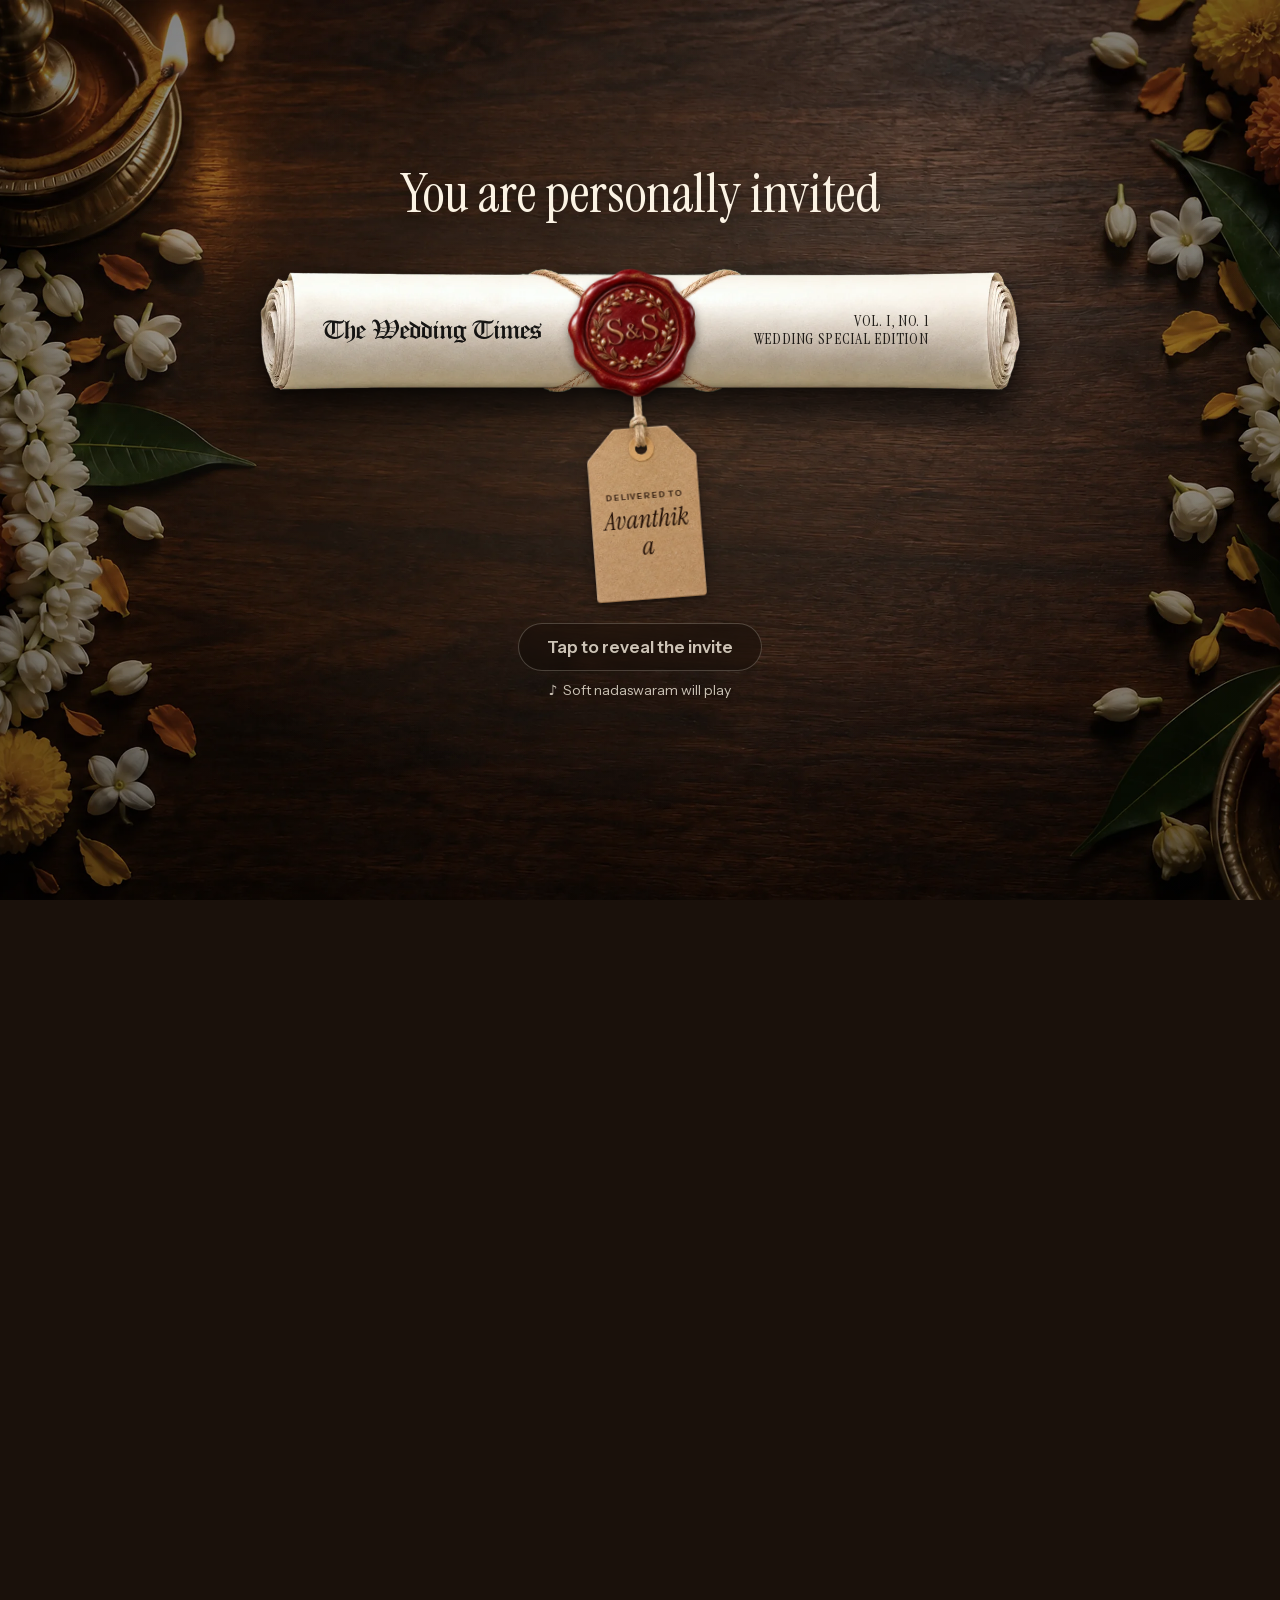
<file: ycwdh.html>
<!DOCTYPE html><html lang="en" class="instrument_serif_8c4ab588-module__AuOkkq__variable instrument_sans_fb055bc1-module__M68RZW__variable noto_serif_malayalam_5a750442-module__ylUfRa__variable anek_kannada_9212c491-module__RlVZbW__variable"><head><meta charSet="utf-8"/><meta name="viewport" content="width=device-width, initial-scale=1, viewport-fit=cover"/><link rel="preload" href="/_next/static/media/3ef111145c7c84aa-s.p.1fbpo5eshh5em.woff2" as="font" crossorigin="" type="font/woff2"/><link rel="preload" href="/_next/static/media/6b186f06197624ff-s.p.171shbaxyastj.woff2" as="font" crossorigin="" type="font/woff2"/><link rel="preload" href="/_next/static/media/7ebf22b5a21034f8-s.p.3j3877k49yy0l.woff2" as="font" crossorigin="" type="font/woff2"/><link rel="preload" href="/_next/static/media/e41d5df559864f9e-s.p.1g73gv09-xcb6.woff2" as="font" crossorigin="" type="font/woff2"/><link rel="preload" href="/brand/wordmark.svg" as="image"/><link rel="preload" as="image"/><link rel="preload" href="/ornaments/ganesh.svg" as="image"/><link rel="preload" href="/ornaments/with-left.svg" as="image"/><link rel="preload" href="/ornaments/ornament.svg" as="image"/><link rel="preload" href="/ornaments/icon-pin.svg" as="image"/><link rel="preload" href="/ornaments/line-left.svg" as="image"/><link rel="preload" href="/ornaments/line-right.svg" as="image"/><link rel="preload" href="/ornaments/heart.svg" as="image"/><link rel="preload" href="/delivery/seal.webp" as="image" type="image/webp"/><link rel="preload" href="/delivery/roll.webp" as="image" type="image/webp"/><link rel="preload" as="image" href="/delivery/twine.webp" fetchPriority="high"/><link rel="preload" href="/delivery/tag.webp" as="image" type="image/webp"/><link rel="stylesheet" href="/_next/static/chunks/2zbqgsrodcpcy.css" data-precedence="next"/><link rel="stylesheet" href="/_next/static/chunks/1s82vutrenr0d.css" data-precedence="next"/><link rel="preload" as="script" fetchPriority="low" href="/_next/static/chunks/3s6nzrbk-8mnv.js"/><script src="/_next/static/chunks/3450qyhportkm.js" async=""></script><script src="/_next/static/chunks/196x_tfexoucg.js" async=""></script><script src="/_next/static/chunks/3bawhkhjtuhib.js" async=""></script><script src="/_next/static/chunks/turbopack-3nn4ptv5os_lz.js" async=""></script><script src="/_next/static/chunks/3fntmmi971322.js" async=""></script><script src="/_next/static/chunks/0axdrs6tow-4n.js" async=""></script><script src="/_next/static/chunks/17ntx4fap6cll.js" async=""></script><script src="/_next/static/chunks/0iy8m4r74r-px.js" async=""></script><link rel="preload" href="/scene/table-portrait-oil.webp" as="image" type="image/webp" media="(max-aspect-ratio: 1/1)"/><link rel="preload" href="/scene/table-landscape-oil.webp" as="image" type="image/webp" media="(min-aspect-ratio: 1/1)"/><link rel="preload" href="/_next/static/chunks/3gni5upcg-yca.css" as="style"/><meta name="theme-color" content="#1a110b"/><title>Avanthika, you are personally invited</title><meta name="description" content="Sneha &amp; Sudhanva are getting married. Sangeet 25 Nov and Wedding 26 Nov in Kochi."/><meta name="robots" content="noindex, nofollow"/><meta property="og:title" content="Avanthika, you are personally invited"/><meta property="og:description" content="Sneha &amp; Sudhanva are getting married. Sangeet 25 Nov and Wedding 26 Nov in Kochi."/><meta property="og:image" content="https://roshanr-2006.github.io/og/ycwdh.jpg"/><meta property="og:image:width" content="1200"/><meta property="og:image:height" content="630"/><meta property="og:image:alt" content="Avanthika, you are personally invited"/><meta property="og:type" content="website"/><meta name="twitter:card" content="summary_large_image"/><meta name="twitter:title" content="Avanthika, you are personally invited"/><meta name="twitter:description" content="Sneha &amp; Sudhanva are getting married. Sangeet 25 Nov and Wedding 26 Nov in Kochi."/><meta name="twitter:image" content="https://roshanr-2006.github.io/og/ycwdh.jpg"/><link rel="icon" href="/favicon.ico?favicon.1d63w5u3_a0iu.ico" sizes="48x48" type="image/x-icon"/><link rel="icon" href="/icon.png?icon.2cc-btpuzl9oh.png" sizes="96x96" type="image/png"/><link rel="apple-touch-icon" href="/apple-icon.png?apple-icon.0wy86meb47rbk.png" sizes="180x180" type="image/png"/><meta name="next-size-adjust" content=""/><link rel="preload" as="image" href="/delivery/roll.webp" type="image/webp"/><link rel="preload" as="image" href="/delivery/seal.webp" type="image/webp"/><link rel="preload" as="image" href="/delivery/tag.webp" type="image/webp"/><link rel="preload" as="image" href="/scene/table-portrait-oil.webp" type="image/webp" media="(max-aspect-ratio: 1/1)"/><link rel="preload" as="image" href="/scene/table-landscape-oil.webp" type="image/webp" media="(min-aspect-ratio: 1/1)"/><script src="/_next/static/chunks/0cz1d0mv5g_q7.js" noModule=""></script></head><body><div hidden=""><!--$--><!--/$--></div><div class="edition-module__s-QfdG__root" data-edition="true" data-stage="sealed"><div class="scenes-module__tcJH9G__scenes" aria-hidden="true"><div class="scenes-module__tcJH9G__layer scenes-module__tcJH9G__home" data-scene="home"></div><div class="scenes-module__tcJH9G__layer scenes-module__tcJH9G__kochi" data-scene="kochi"></div><div class="scenes-module__tcJH9G__layer scenes-module__tcJH9G__karkala" data-scene="karkala"></div><div class="scenes-module__tcJH9G__layer scenes-module__tcJH9G__story" data-scene="story"></div><div class="scenes-module__tcJH9G__glow"></div><div class="scenes-module__tcJH9G__dim" data-dim="true"></div><div class="scenes-module__tcJH9G__mist scenes-module__tcJH9G__mistWarm" data-mist="kochi-back"></div><div class="scenes-module__tcJH9G__mist scenes-module__tcJH9G__mistCool" data-mist="karkala-back"></div><div class="scenes-module__tcJH9G__mist scenes-module__tcJH9G__mistRose" data-mist="story-back"></div></div><main class="edition-module__s-QfdG__main"><div data-front="true" class="edition-module__s-QfdG__front"><section id="front" aria-label="Front page" data-sheet="true" class="sheet-module__VwvCUW__sheet"><div class="sheet-module__VwvCUW__inner "><header class="front-module__mmu6Ra__masthead"><p class="front-module__mmu6Ra__topline">Celebration | Love | Promise | Happiness | Romance</p><h1 class="front-module__mmu6Ra__wordmark"><img src="/brand/wordmark.svg" alt="The Wedding Times" width="682" height="83"/></h1><div class="front-module__mmu6Ra__dateline"><span>Kochi, Kerala</span><span>25 &amp; 26 November, 2026</span><span class="front-module__mmu6Ra__forever">Forever &amp; Always</span></div></header><p class="front-module__mmu6Ra__kicker">A special edition for <strong data-kicker-name="true">Avanthika</strong></p><h2 class="front-module__mmu6Ra__headline">THE BIG DAY IS HERE!</h2><figure class="front-module__mmu6Ra__cover"><img alt="Sneha and Sudhanva, foreheads touching, smiling" decoding="async" data-nimg="fill" class="front-module__mmu6Ra__coverImg" style="position:absolute;height:100%;width:100%;left:0;top:0;right:0;bottom:0;color:transparent" src="/photos/cover.jpg"/><figcaption class="front-module__mmu6Ra__names">Sneha <span class="front-module__mmu6Ra__amp" style="display:inline-block;line-height:0"><svg viewBox="-0.63 3.4 63.54 77.87" aria-hidden="true" focusable="false" style="height:1.08em;width:auto;vertical-align:-0.2em;overflow:visible"><path fill="currentColor" d="M11.95 79.27Q9.50 79.27 7.31 78.48Q5.11 77.69 3.67 76.25Q3.17 75.67 2.74 75.06Q2.30 74.45 1.94 73.73Q1.73 73.30 1.66 72.86Q1.58 72.43 1.58 72.07Q1.58 70.92 1.94 70.92Q2.09 70.92 2.45 71.50Q2.74 72.07 3.17 72.72Q3.60 73.37 4.18 73.80Q5.69 74.88 7.38 75.53Q9.07 76.18 10.87 76.18Q12.46 76.18 14 75.60Q15.55 75.02 16.99 73.73Q20.09 71.06 22.32 67.39Q24.55 63.72 26.35 59.26Q22.82 59.90 19.44 59.90Q15.19 59.90 11.77 58.75Q8.35 57.60 6.37 55.12Q4.39 52.63 4.39 48.74Q4.39 46.22 5.47 43.45Q6.55 40.68 8.64 38.02Q5.47 37.15 3.42 35.17Q1.37 33.19 1.37 29.66Q1.37 26.50 3.60 23.36Q5.83 20.23 9.94 18.14Q14.04 16.06 19.58 16.06Q21.10 16.06 22.79 16.38Q24.48 16.70 25.92 17.17Q27.36 17.64 28.01 18.07Q29.02 18.65 29.02 19.22Q29.02 19.51 28.73 19.62Q28.44 19.73 28.01 19.51Q26.86 18.94 24.70 18.43Q22.54 17.93 20.66 17.93Q15.91 17.93 12.56 19.76Q9.22 21.60 7.49 24.34Q5.76 27.07 5.76 29.74Q5.76 31.82 6.88 33.55Q7.99 35.28 10.30 36.07Q12.46 33.77 15.37 31.72Q18.29 29.66 21.89 28.01Q22.97 27.50 25.34 26.39Q27.72 25.27 30.74 23.76Q33.77 22.25 36.79 20.74Q37.80 16.63 39.42 13.14Q41.04 9.65 43.52 7.52Q46.01 5.40 49.54 5.40Q51.55 5.40 52.45 6.37Q53.35 7.34 53.35 8.78Q53.35 11.30 51.44 13.39Q49.54 15.48 46.40 17.32Q43.27 19.15 39.60 21.02Q38.74 23.18 37.94 25.70Q37.15 28.22 36.43 31.10Q41.33 29.23 45.79 27.79Q50.26 26.35 53.86 26.35Q57.24 26.35 59.08 27.86Q60.91 29.38 60.91 32.11Q60.91 34.85 58.97 38.74Q56.66 43.42 52.06 47.34Q47.45 51.26 41.65 54.11Q35.86 56.95 29.88 58.46Q28.08 64.37 25.74 69.19Q23.40 74.02 20.09 76.61Q18.36 77.98 16.24 78.62Q14.11 79.27 11.95 79.27M40.61 18.65Q43.49 17.06 45.90 15.37Q48.31 13.68 49.79 11.84Q51.26 10.01 51.26 7.99Q51.26 6.84 50.11 6.84Q49.75 6.84 49.03 7.06Q48.31 7.27 47.74 7.85Q46.44 9 44.53 11.66Q42.62 14.33 40.61 18.65M13.39 36.65L13.97 36.65Q18.94 36.65 24.08 35.17Q29.23 33.70 34.20 31.90Q34.78 29.59 35.28 27.29Q35.78 24.98 36.29 22.75Q33.41 24.19 30.67 25.56Q27.94 26.93 25.85 27.90Q23.76 28.87 22.75 29.30Q19.73 30.67 17.39 32.58Q15.05 34.49 13.39 36.65M30.38 56.74Q35.71 55.44 41 52.74Q46.30 50.04 50.58 46.30Q54.86 42.55 57.10 38.16Q58.32 35.71 58.32 33.77Q58.32 31.75 56.99 30.67Q55.66 29.59 53.28 29.59Q49.90 29.59 45.32 31.07Q40.75 32.54 35.64 34.34Q34.49 39.67 33.23 45.47Q31.97 51.26 30.38 56.74M22.25 57.82Q24.62 57.82 27.07 57.38Q28.80 52.56 30.31 46.94Q31.82 41.33 33.41 35.06Q28.94 36.58 24.41 37.73Q19.87 38.88 15.62 38.88Q13.82 38.88 11.95 38.66Q9.43 43.06 9.43 47.23Q9.43 50.90 11.12 53.24Q12.82 55.58 15.73 56.70Q18.65 57.82 22.25 57.82"></path></svg><span class="sr-only">&amp;</span></span> Sudhanva</figcaption></figure></div></section></div><div data-rest="true" class="edition-module__s-QfdG__rest" aria-hidden="true"><section id="invitation" aria-label="The invitation" data-sheet="true" class="sheet-module__VwvCUW__sheet"><div class="sheet-module__VwvCUW__inner invitation-module__HiYqpa__page"><div class="sheet-module__VwvCUW__strip"><span>Thursday, 26 November, 2026</span><span>Kochi, Kerala</span></div><img src="/ornaments/ganesh.svg" alt="" width="85" height="110" class="invitation-module__HiYqpa__ganesh"/><p class="invitation-module__HiYqpa__blessing">|| Shree Kuladevatha Prasanna ||</p><div class="invitation-module__HiYqpa__hosts"><p class="invitation-module__HiYqpa__parents"><span>Smt. M. Preetha</span><span class="invitation-module__HiYqpa__amp" style="display:inline-block;line-height:0"><svg viewBox="-0.63 3.4 63.54 77.87" aria-hidden="true" focusable="false" style="height:1.08em;width:auto;vertical-align:-0.2em;overflow:visible"><path fill="currentColor" d="M11.95 79.27Q9.50 79.27 7.31 78.48Q5.11 77.69 3.67 76.25Q3.17 75.67 2.74 75.06Q2.30 74.45 1.94 73.73Q1.73 73.30 1.66 72.86Q1.58 72.43 1.58 72.07Q1.58 70.92 1.94 70.92Q2.09 70.92 2.45 71.50Q2.74 72.07 3.17 72.72Q3.60 73.37 4.18 73.80Q5.69 74.88 7.38 75.53Q9.07 76.18 10.87 76.18Q12.46 76.18 14 75.60Q15.55 75.02 16.99 73.73Q20.09 71.06 22.32 67.39Q24.55 63.72 26.35 59.26Q22.82 59.90 19.44 59.90Q15.19 59.90 11.77 58.75Q8.35 57.60 6.37 55.12Q4.39 52.63 4.39 48.74Q4.39 46.22 5.47 43.45Q6.55 40.68 8.64 38.02Q5.47 37.15 3.42 35.17Q1.37 33.19 1.37 29.66Q1.37 26.50 3.60 23.36Q5.83 20.23 9.94 18.14Q14.04 16.06 19.58 16.06Q21.10 16.06 22.79 16.38Q24.48 16.70 25.92 17.17Q27.36 17.64 28.01 18.07Q29.02 18.65 29.02 19.22Q29.02 19.51 28.73 19.62Q28.44 19.73 28.01 19.51Q26.86 18.94 24.70 18.43Q22.54 17.93 20.66 17.93Q15.91 17.93 12.56 19.76Q9.22 21.60 7.49 24.34Q5.76 27.07 5.76 29.74Q5.76 31.82 6.88 33.55Q7.99 35.28 10.30 36.07Q12.46 33.77 15.37 31.72Q18.29 29.66 21.89 28.01Q22.97 27.50 25.34 26.39Q27.72 25.27 30.74 23.76Q33.77 22.25 36.79 20.74Q37.80 16.63 39.42 13.14Q41.04 9.65 43.52 7.52Q46.01 5.40 49.54 5.40Q51.55 5.40 52.45 6.37Q53.35 7.34 53.35 8.78Q53.35 11.30 51.44 13.39Q49.54 15.48 46.40 17.32Q43.27 19.15 39.60 21.02Q38.74 23.18 37.94 25.70Q37.15 28.22 36.43 31.10Q41.33 29.23 45.79 27.79Q50.26 26.35 53.86 26.35Q57.24 26.35 59.08 27.86Q60.91 29.38 60.91 32.11Q60.91 34.85 58.97 38.74Q56.66 43.42 52.06 47.34Q47.45 51.26 41.65 54.11Q35.86 56.95 29.88 58.46Q28.08 64.37 25.74 69.19Q23.40 74.02 20.09 76.61Q18.36 77.98 16.24 78.62Q14.11 79.27 11.95 79.27M40.61 18.65Q43.49 17.06 45.90 15.37Q48.31 13.68 49.79 11.84Q51.26 10.01 51.26 7.99Q51.26 6.84 50.11 6.84Q49.75 6.84 49.03 7.06Q48.31 7.27 47.74 7.85Q46.44 9 44.53 11.66Q42.62 14.33 40.61 18.65M13.39 36.65L13.97 36.65Q18.94 36.65 24.08 35.17Q29.23 33.70 34.20 31.90Q34.78 29.59 35.28 27.29Q35.78 24.98 36.29 22.75Q33.41 24.19 30.67 25.56Q27.94 26.93 25.85 27.90Q23.76 28.87 22.75 29.30Q19.73 30.67 17.39 32.58Q15.05 34.49 13.39 36.65M30.38 56.74Q35.71 55.44 41 52.74Q46.30 50.04 50.58 46.30Q54.86 42.55 57.10 38.16Q58.32 35.71 58.32 33.77Q58.32 31.75 56.99 30.67Q55.66 29.59 53.28 29.59Q49.90 29.59 45.32 31.07Q40.75 32.54 35.64 34.34Q34.49 39.67 33.23 45.47Q31.97 51.26 30.38 56.74M22.25 57.82Q24.62 57.82 27.07 57.38Q28.80 52.56 30.31 46.94Q31.82 41.33 33.41 35.06Q28.94 36.58 24.41 37.73Q19.87 38.88 15.62 38.88Q13.82 38.88 11.95 38.66Q9.43 43.06 9.43 47.23Q9.43 50.90 11.12 53.24Q12.82 55.58 15.73 56.70Q18.65 57.82 22.25 57.82"></path></svg><span class="sr-only">&amp;</span></span><span>Shri M. Rajesh</span></p><p class="invitation-module__HiYqpa__address">(MLA Road, Udayamperoor)</p></div><p class="invitation-module__HiYqpa__request">Request the pleasure of your company, along with your family and friends, on the auspicious occasion of the wedding ceremony of their beloved <!-- -->daughter</p><div class="invitation-module__HiYqpa__person"><p class="invitation-module__HiYqpa__name"><span class="invitation-module__HiYqpa__honorific">Chi. Sou.</span> <span>Sneha</span></p><p class="invitation-module__HiYqpa__lineage">(Granddaughter of Smt. Bhoomi Ammal &amp; Late Shri Madhusudhanan Potti, and Smt. Leelavathi Ammal &amp; Late Shri Rajagopala Kukkilaya)</p></div><div class="invitation-module__HiYqpa__with" aria-hidden="true"><img src="/ornaments/with-left.svg" alt="" width="108" height="17"/><span>with</span><img src="/ornaments/with-left.svg" alt="" width="108" height="17" class="invitation-module__HiYqpa__mirror"/></div><p class="sr-only">with</p><div class="invitation-module__HiYqpa__person"><p class="invitation-module__HiYqpa__name"><span class="invitation-module__HiYqpa__honorific">Chi.</span> <span>Sudhanva Acharya</span></p><p class="invitation-module__HiYqpa__parentsOf">(Son of Smt. Ambuja &amp; Shri. Muralidhara Acharya, Berke House, Sanoor)</p><p class="invitation-module__HiYqpa__lineage">(Grandson of Late Shri. Ramakrishna Bhat &amp; Late Smt. Leelavathi, and Late Smt. Ratnavathi &amp; Late Shri. Madhava Acharya, Sanoor)</p></div><img src="/ornaments/ornament.svg" alt="" width="599" height="67" class="sheet-module__VwvCUW__ornament sheet-module__VwvCUW__ornamentFlip invitation-module__HiYqpa__bottomOrnament"/></div></section><section class="arrival-module__558NYW__arrival" data-arrival="kochi" aria-label="The rituals begin in Kochi"><div class="arrival-module__558NYW__sign" data-sign="true"><p class="arrival-module__558NYW__eyebrow">The rituals begin in</p><p class="arrival-module__558NYW__place">Kochi</p><p class="arrival-module__558NYW__native"><span lang="ml">കൊച്ചിയിലേക്ക് സ്വാഗതം</span></p><span class="arrival-module__558NYW__rule" aria-hidden="true"></span><p class="arrival-module__558NYW__line">Sangeet &amp; Wedding · 25 &amp; 26 Nov</p></div></section><section id="kochi" aria-label="Sangeet &amp; Wedding, Kochi, Kerala" data-sheet="true" class="sheet-module__VwvCUW__sheet"><div class="sheet-module__VwvCUW__inner chapter-module__I6GCJa__page"><div class="sheet-module__VwvCUW__strip"><span>25 &amp; 26 November, 2026</span><span>Kochi, Kerala</span></div><img src="/ornaments/ornament.svg" alt="" width="599" height="67" class="sheet-module__VwvCUW__ornament  chapter-module__I6GCJa__topOrnament"/><p class="chapter-module__I6GCJa__kicker">The Kochi edition</p><h2 class="chapter-module__I6GCJa__title">Sangeet &amp; Wedding</h2><div class="chapter-module__I6GCJa__dates"><div class="chapter-module__I6GCJa__dateCard"><div class="chapter-module__I6GCJa__badge" aria-hidden="true"><span class="chapter-module__I6GCJa__badgeDay">Wed</span><span class="chapter-module__I6GCJa__badgeNum">25</span><span class="chapter-module__I6GCJa__badgeMonth">Nov</span></div><div class="chapter-module__I6GCJa__dateInfo"><p class="chapter-module__I6GCJa__dateEvent">Sangeet</p><p class="chapter-module__I6GCJa__dateDay">Wednesday<span class="sr-only">, <!-- -->25 November, 2026</span></p><p class="chapter-module__I6GCJa__dateTime">6:00 PM</p></div></div><div class="chapter-module__I6GCJa__dateCard"><div class="chapter-module__I6GCJa__badge" aria-hidden="true"><span class="chapter-module__I6GCJa__badgeDay">Thu</span><span class="chapter-module__I6GCJa__badgeNum">26</span><span class="chapter-module__I6GCJa__badgeMonth">Nov</span></div><div class="chapter-module__I6GCJa__dateInfo"><p class="chapter-module__I6GCJa__dateEvent">Wedding</p><p class="chapter-module__I6GCJa__dateDay">Thursday<span class="sr-only">, <!-- -->26 November, 2026</span></p><p class="chapter-module__I6GCJa__dateTime">9:31 AM</p><p class="chapter-module__I6GCJa__dateNote">Muhurtham · Dhanur Lagnam</p></div></div></div><div class="chapter-module__I6GCJa__ctaFull"><div class="chapter-module__I6GCJa__calWrap" data-align="stretch"><button type="button" class="chapter-module__I6GCJa__secondary" aria-haspopup="menu" aria-expanded="false" aria-controls="_R_15ikinpfdb_"><svg viewBox="0 0 24 24" width="18" height="18" aria-hidden="true"><rect x="3.5" y="5" width="17" height="15.5" rx="2" fill="none" stroke="currentColor" stroke-width="1.6"></rect><path d="M3.5 10h17M8 3v4M16 3v4M8.5 14.5h2M13.5 14.5h2M8.5 17.5h2" fill="none" stroke="currentColor" stroke-width="1.6" stroke-linecap="round"></path></svg>Add to calendar</button><div id="_R_15ikinpfdb_" class="chapter-module__I6GCJa__calMenu" role="menu"><a role="menuitem" href="https://calendar.google.com/calendar/render?action=TEMPLATE&amp;text=Sangeet+%C2%B7+Sneha+%26+Sudhanva&amp;dates=20261125T123000Z%2F20261125T163000Z&amp;details=6%3A00+PM%0AColour+code%3A+Beige+%26+cream&amp;location=Sree+Santhana+Gopala+Krishna+Temple%2C+Oottupura%2C+Muthukulangara%2C+Eroor+Road%2C+Tripunithura%2C+Ernakulam%2C+Kerala&amp;ctz=Asia%2FKolkata" target="_blank" rel="noopener noreferrer">Sangeet · Google Calendar</a><a role="menuitem" href="https://calendar.google.com/calendar/render?action=TEMPLATE&amp;text=Wedding+%C2%B7+Sneha+%26+Sudhanva&amp;dates=20261126T040100Z%2F20261126T070100Z&amp;details=9%3A31+AM%0AMuhurtham+%C2%B7+Dhanur+Lagnam&amp;location=Sree+Santhana+Gopala+Krishna+Temple%2C+Oottupura%2C+Muthukulangara%2C+Eroor+Road%2C+Tripunithura%2C+Ernakulam%2C+Kerala&amp;ctz=Asia%2FKolkata" target="_blank" rel="noopener noreferrer">Wedding · Google Calendar</a><a role="menuitem" href="/calendar/kochi.ics">Both · Apple or Outlook</a></div></div></div><hr class="chapter-module__I6GCJa__divider"/><section class="chapter-module__I6GCJa__detail" aria-label="Venue"><span class="chapter-module__I6GCJa__tile" aria-hidden="true"><img src="/ornaments/icon-pin.svg" alt="" width="40" height="40"/></span><div class="chapter-module__I6GCJa__detailBody"><p class="chapter-module__I6GCJa__detailTitle">Sree Santhana Gopala Krishna Temple, Oottupura</p><p class="chapter-module__I6GCJa__detailText">Muthukulangara, Eroor Road, Tripunithura, Ernakulam, Kerala</p></div><a class="chapter-module__I6GCJa__secondary" href="https://www.google.com/maps/dir/?api=1&amp;destination=Muthukulangara%20Sree%20Santhana%20Gopala%20Sree%20Krishna%20Swamy%20Temple%2C%20Eroor%20Rd%2C%20Eroor%20South%2C%20Ernakulam%2C%20Kerala%20682306" target="_blank" rel="noopener noreferrer">Get directions<svg viewBox="0 0 24 24" width="15" height="15" aria-hidden="true"><path d="M7 17L17 7M9 7h8v8" fill="none" stroke="currentColor" stroke-width="1.8" stroke-linecap="round" stroke-linejoin="round"></path></svg></a></section><div><hr class="chapter-module__I6GCJa__divider"/><section class="chapter-module__I6GCJa__detail" aria-label="Colour code for Sangeet"><span class="chapter-module__I6GCJa__tile" aria-hidden="true"><svg viewBox="0 0 24 24" width="40" height="40" aria-hidden="true"><g fill="none" stroke="currentColor" stroke-linecap="round" stroke-linejoin="round" stroke-width="1.7"><path d="M12 22a1 1 0 0 1 0-20a10 9 0 0 1 10 9a5 5 0 0 1-5 5h-2.25a1.75 1.75 0 0 0-1.4 2.8l.3.4a1.75 1.75 0 0 1-1.4 2.8z"></path><circle cx="13.5" cy="6.5" r=".6" fill="currentColor"></circle><circle cx="17.5" cy="10.5" r=".6" fill="currentColor"></circle><circle cx="6.5" cy="12.5" r=".6" fill="currentColor"></circle><circle cx="8.5" cy="7.5" r=".6" fill="currentColor"></circle></g></svg></span><div class="chapter-module__I6GCJa__detailBody"><p class="chapter-module__I6GCJa__detailTitle">Beige &amp; cream</p><p class="chapter-module__I6GCJa__detailText">Colour code for <!-- -->Sangeet</p><ul class="chapter-module__I6GCJa__swatches" aria-label="Beige &amp; cream colours" data-swatches="true"><li><span data-swatch="true" class="chapter-module__I6GCJa__swatch" style="background:#FBF5E6" aria-hidden="true"></span><span class="chapter-module__I6GCJa__swatchName">Ivory</span></li><li><span data-swatch="true" class="chapter-module__I6GCJa__swatch" style="background:#F0E3C8" aria-hidden="true"></span><span class="chapter-module__I6GCJa__swatchName">Cream</span></li><li><span data-swatch="true" class="chapter-module__I6GCJa__swatch" style="background:#DCC6A0" aria-hidden="true"></span><span class="chapter-module__I6GCJa__swatchName">Beige</span></li><li><span data-swatch="true" class="chapter-module__I6GCJa__swatch" style="background:#C6A778" aria-hidden="true"></span><span class="chapter-module__I6GCJa__swatchName">Sand</span></li></ul></div></section></div><div class="chapter-module__I6GCJa__wishes"><p class="chapter-module__I6GCJa__wishesLabel"><img src="/ornaments/line-left.svg" alt="" width="66" height="12"/><span>With Best Wishes From</span><img src="/ornaments/line-right.svg" alt="" width="66" height="12"/></p><p class="chapter-module__I6GCJa__wishesName">Roshan R</p></div><img src="/ornaments/ornament.svg" alt="" width="599" height="67" class="sheet-module__VwvCUW__ornament sheet-module__VwvCUW__ornamentFlip chapter-module__I6GCJa__bottomOrnament"/></div></section><section class="arrival-module__558NYW__arrival" data-arrival="story" aria-label="And now Meet the couple"><div class="arrival-module__558NYW__sign" data-sign="true"><p class="arrival-module__558NYW__eyebrow">And now</p><p class="arrival-module__558NYW__place">Meet the couple</p><p class="arrival-module__558NYW__native"><span lang="ml">സ്നേഹ</span><span lang="en">&amp;</span><span lang="kn">ಸುಧನ್ವ</span></p><span class="arrival-module__558NYW__rule" aria-hidden="true"></span><p class="arrival-module__558NYW__line">Kerala weds Karnataka</p></div></section><section id="story" aria-label="Our story" data-sheet="true" class="sheet-module__VwvCUW__sheet"><div class="sheet-module__VwvCUW__inner story-module__JVG59G__page"><div class="sheet-module__VwvCUW__strip"><span>Thursday, 26 November, 2026</span><span>Kochi, Kerala</span></div><img src="/ornaments/ornament.svg" alt="" width="599" height="67" class="sheet-module__VwvCUW__ornament  story-module__JVG59G__topOrnament"/><p class="story-module__JVG59G__kicker">Our story</p><article class="story-module__JVG59G__row"><figure class="story-module__JVG59G__photo"><img alt="Sudhanva and Sneha hugging in the misty hills" loading="lazy" decoding="async" data-nimg="fill" class="story-module__JVG59G__img story-module__JVG59G__hills" style="position:absolute;height:100%;width:100%;left:0;top:0;right:0;bottom:0;color:transparent" src="/photos/hills.jpg"/></figure><div class="story-module__JVG59G__text"><h2 class="story-module__JVG59G__heading">An Arranged Beginning</h2><p class="story-module__JVG59G__body"><span class="story-module__JVG59G__drop">W</span>hat began with a simple exchange of biodatas soon became something neither of us expected. Our first call was a little nervous, but the next night, a two-and-a-half-hour conversation changed everything. We talked about marriage, dreams and expectations, and found a comfort that felt surprisingly natural.</p></div></article><article class="story-module__JVG59G__row story-module__JVG59G__flip"><figure class="story-module__JVG59G__photo"><img alt="Sudhanva holding Sneha in a warmly lit café" loading="lazy" decoding="async" data-nimg="fill" class="story-module__JVG59G__img story-module__JVG59G__cafe" style="position:absolute;height:100%;width:100%;left:0;top:0;right:0;bottom:0;color:transparent" src="/photos/cafe.jpg"/></figure><div class="story-module__JVG59G__text"><h2 class="story-module__JVG59G__heading">Became a Love we<!-- --> <span class="story-module__JVG59G__keep">chose<img src="/ornaments/heart.svg" alt="" width="33" height="39" class="story-module__JVG59G__heart"/></span></h2><p class="story-module__JVG59G__body">Two weeks later, Sudhanva came to Kochi, and we finally met. From café to waterfalls, and quiet moments together, those two days made us feel comfortable, safe and connected. As the days passed, our conversations grew deeper and our bond stronger. Somewhere along the way, an arranged beginning became a love we chose, and a person we knew we wanted beside us for all the chapters ahead.</p></div></article><img src="/ornaments/ornament.svg" alt="" width="599" height="67" class="sheet-module__VwvCUW__ornament sheet-module__VwvCUW__ornamentFlip story-module__JVG59G__bottomOrnament"/></div></section><section id="pictures" aria-label="In pictures" data-sheet="true" class="sheet-module__VwvCUW__sheet"><div class="sheet-module__VwvCUW__inner pictures-module__XvCPHG__page"><div class="sheet-module__VwvCUW__strip"><span>Thursday, 26 November, 2026</span><span>Kochi, Kerala</span></div><img src="/ornaments/ornament.svg" alt="" width="599" height="67" class="sheet-module__VwvCUW__ornament  pictures-module__XvCPHG__ornament"/><h2 class="pictures-module__XvCPHG__title">In Pictures</h2><div class="pictures-module__XvCPHG__viewport" role="region" aria-roledescription="carousel" aria-label="Photos of Sneha and Sudhanva" tabindex="0"><div class="pictures-module__XvCPHG__container"><figure class="pictures-module__XvCPHG__slide" data-active="true"><div class="pictures-module__XvCPHG__frame"><img alt="Sneha and Sudhanva" loading="lazy" decoding="async" data-nimg="fill" class="pictures-module__XvCPHG__media" style="position:absolute;height:100%;width:100%;left:0;top:0;right:0;bottom:0;color:transparent" src="/photos/ours/01-by-the-window.jpg"/></div></figure><figure class="pictures-module__XvCPHG__slide"><div class="pictures-module__XvCPHG__frame"><img alt="Sneha and Sudhanva" loading="lazy" decoding="async" data-nimg="fill" class="pictures-module__XvCPHG__media" style="position:absolute;height:100%;width:100%;left:0;top:0;right:0;bottom:0;color:transparent" src="/photos/ours/02-all-smiles.jpg"/></div></figure><figure class="pictures-module__XvCPHG__slide"><div class="pictures-module__XvCPHG__frame"><img alt="Sneha and Sudhanva" loading="lazy" decoding="async" data-nimg="fill" class="pictures-module__XvCPHG__media" style="position:absolute;height:100%;width:100%;left:0;top:0;right:0;bottom:0;color:transparent" src="/photos/ours/03-in-mundu-and-saree.jpg"/></div></figure><figure class="pictures-module__XvCPHG__slide"><div class="pictures-module__XvCPHG__frame"><img alt="Sneha and Sudhanva" loading="lazy" decoding="async" data-nimg="fill" class="pictures-module__XvCPHG__media" style="position:absolute;height:100%;width:100%;left:0;top:0;right:0;bottom:0;color:transparent" src="/photos/ours/04-out-for-a-ride.jpg"/></div></figure><figure class="pictures-module__XvCPHG__slide"><div class="pictures-module__XvCPHG__frame"><img alt="Sneha and Sudhanva" loading="lazy" decoding="async" data-nimg="fill" class="pictures-module__XvCPHG__media" style="position:absolute;height:100%;width:100%;left:0;top:0;right:0;bottom:0;color:transparent" src="/photos/ours/05-us-being-us.jpg"/></div></figure></div></div><div class="pictures-module__XvCPHG__controls"><button type="button" class="pictures-module__XvCPHG__arrow" aria-label="Previous photo"><svg viewBox="0 0 24 24" width="18" height="18" aria-hidden="true"><path d="M15 5l-7 7 7 7" fill="none" stroke="currentColor" stroke-width="1.6" stroke-linecap="round" stroke-linejoin="round"></path></svg></button><div class="pictures-module__XvCPHG__dots" role="tablist" aria-label="Choose photo"><button type="button" role="tab" aria-selected="true" aria-label="Photo 1 of 5" data-active="true"></button><button type="button" role="tab" aria-selected="false" aria-label="Photo 2 of 5"></button><button type="button" role="tab" aria-selected="false" aria-label="Photo 3 of 5"></button><button type="button" role="tab" aria-selected="false" aria-label="Photo 4 of 5"></button><button type="button" role="tab" aria-selected="false" aria-label="Photo 5 of 5"></button></div><button type="button" class="pictures-module__XvCPHG__arrow" aria-label="Next photo"><svg viewBox="0 0 24 24" width="18" height="18" aria-hidden="true"><path d="M9 5l7 7-7 7" fill="none" stroke="currentColor" stroke-width="1.6" stroke-linecap="round" stroke-linejoin="round"></path></svg></button></div></div></section><footer class="finale-module__i6MTcG__foot" data-finale="true"><img src="/delivery/seal.webp" alt="" width="560" height="560" class="finale-module__i6MTcG__seal"/><p class="finale-module__i6MTcG__line">Your presence itself is a gift</p><div class="finale-module__i6MTcG__ctas"><button type="button" class="finale-module__i6MTcG__cta finale-module__i6MTcG__primary"><svg viewBox="0 0 24 24" width="18" height="18" aria-hidden="true"><path d="M4 12a8 8 0 1 0 2.4-5.7M4 4v4.5h4.5" fill="none" stroke="currentColor" stroke-width="1.8" stroke-linecap="round" stroke-linejoin="round"></path></svg>Replay the invite</button><button type="button" class="finale-module__i6MTcG__cta"><svg viewBox="0 0 24 24" width="18" height="18" aria-hidden="true"><path d="M12 19V5M6 11l6-6 6 6" fill="none" stroke="currentColor" stroke-width="1.8" stroke-linecap="round" stroke-linejoin="round"></path></svg>Back to top</button></div></footer></div></main><div class="scenes-module__tcJH9G__front" aria-hidden="true"><div class="scenes-module__tcJH9G__mist scenes-module__tcJH9G__smokeWarm" data-mist="kochi-front"></div><div class="scenes-module__tcJH9G__mist scenes-module__tcJH9G__smokeWarm" data-mist="story-front"></div><div class="scenes-module__tcJH9G__turn"><div class="scenes-module__tcJH9G__mist scenes-module__tcJH9G__mistCool" data-mist="karkala-front"></div></div></div><div data-delivery="true" class="delivery-module__PHkFSa__stage" role="button" tabindex="0" aria-label="You are personally invited. Open your invitation, delivered to Avanthika"><div class="delivery-module__PHkFSa__group"><div data-chrome="true" class="delivery-module__PHkFSa__heading"><p data-kicker="true" class="delivery-module__PHkFSa__kicker">You are personally invited</p></div><div data-roll="true" class="delivery-module__PHkFSa__roll"><div data-shade="true" class="delivery-module__PHkFSa__shade" aria-hidden="true"></div><img class="delivery-module__PHkFSa__rollImg" src="/delivery/roll.webp" alt="" width="1500" height="243" fetchPriority="high"/><div data-print="true" class="delivery-module__PHkFSa__print" aria-hidden="true"><img class="delivery-module__PHkFSa__printMark" src="/brand/wordmark.svg" alt="" width="682" height="83"/><span class="delivery-module__PHkFSa__printIssue"><span>Vol. I, No. 1</span><span>Wedding Special Edition</span></span></div><img data-twine="true" class="delivery-module__PHkFSa__twine" src="/delivery/twine.webp" alt="" width="1500" height="243" fetchPriority="high"/><div data-tag="true" class="delivery-module__PHkFSa__tag"><img src="/delivery/tag.webp" alt="" width="330" height="772" fetchPriority="high"/><div class="delivery-module__PHkFSa__tagText"><span class="delivery-module__PHkFSa__tagLabel">Delivered to</span><span class="delivery-module__PHkFSa__tagName" style="font-size:calc(var(--name-base) * 0.165)">Avanthika</span></div></div><div class="delivery-module__PHkFSa__sealPos"><img data-seal="true" class="delivery-module__PHkFSa__seal" src="/delivery/seal.webp" alt="" width="560" height="560" fetchPriority="high"/></div></div><div data-cta="true" class="delivery-module__PHkFSa__cta"><span data-pill="true" class="delivery-module__PHkFSa__pill">Tap to reveal the invite</span><span class="delivery-module__PHkFSa__music"><span class="delivery-module__PHkFSa__musicLine">Soft nadaswaram will play</span></span></div></div></div></div><!--$--><!--/$--><noscript><style>[data-front]{clip-path:none!important}[data-rest],[data-rest] [data-sheet]{visibility:visible!important;opacity:1!important;transform:none!important}[data-delivery]{display:none!important}[data-sign]{visibility:visible!important;opacity:1!important}html{overflow:auto!important}</style></noscript><script src="/_next/static/chunks/3s6nzrbk-8mnv.js" id="_R_" async=""></script><script>(self.__next_f=self.__next_f||[]).push([0])</script><script>self.__next_f.push([1,"1:\"$Sreact.fragment\"\n2:I[39756,[\"/_next/static/chunks/3fntmmi971322.js\"],\"default\"]\n3:I[37457,[\"/_next/static/chunks/3fntmmi971322.js\"],\"default\"]\n4:I[22016,[\"/_next/static/chunks/3fntmmi971322.js\",\"/_next/static/chunks/0axdrs6tow-4n.js\"],\"\"]\n7:I[97367,[\"/_next/static/chunks/3fntmmi971322.js\"],\"OutletBoundary\"]\n8:\"$Sreact.suspense\"\nb:I[97367,[\"/_next/static/chunks/3fntmmi971322.js\"],\"ViewportBoundary\"]\nd:I[97367,[\"/_next/static/chunks/3fntmmi971322.js\"],\"MetadataBoundary\"]\nf:I[68027,[\"/_next/static/chunks/3fntmmi971322.js\"],\"default\",1]\n:HL[\"/_next/static/chunks/2zbqgsrodcpcy.css\",\"style\"]\n:HL[\"/_next/static/media/3ef111145c7c84aa-s.p.1fbpo5eshh5em.woff2\",\"font\",{\"crossOrigin\":\"\",\"type\":\"font/woff2\"}]\n:HL[\"/_next/static/media/6b186f06197624ff-s.p.171shbaxyastj.woff2\",\"font\",{\"crossOrigin\":\"\",\"type\":\"font/woff2\"}]\n:HL[\"/_next/static/media/7ebf22b5a21034f8-s.p.3j3877k49yy0l.woff2\",\"font\",{\"crossOrigin\":\"\",\"type\":\"font/woff2\"}]\n:HL[\"/_next/static/media/e41d5df559864f9e-s.p.1g73gv09-xcb6.woff2\",\"font\",{\"crossOrigin\":\"\",\"type\":\"font/woff2\"}]\n:HL[\"/_next/static/chunks/1s82vutrenr0d.css\",\"style\"]\n:HL[\"/delivery/roll.webp\",\"image\",{\"type\":\"image/webp\"}]\n:HL[\"/delivery/seal.webp\",\"image\",{\"type\":\"image/webp\"}]\n:HL[\"/delivery/tag.webp\",\"image\",{\"type\":\"image/webp\"}]\n:HL[\"/scene/table-portrait-oil.webp\",\"image\",{\"type\":\"image/webp\",\"media\":\"(max-aspect-ratio: 1/1)\"}]\n:HL[\"/scene/table-landscape-oil.webp\",\"image\",{\"type\":\"image/webp\",\"media\":\"(min-aspect-ratio: 1/1)\"}]\n:HL[\"/brand/wordmark.svg\",\"image\"]\n:HL[\"/_next/static/chunks/3gni5upcg-yca.css\",\"style\"]\n5:[\"$\",\"style\",null,{\"children\":\"[data-front]{clip-path:none!important}[data-rest],[data-rest] [data-sheet]{visibility:visible!important;opacity:1!important;transform:none!important}[data-delivery]{display:none!important}[data-sign]{visibility:visible!important;opacity:1!important}html{overflow:auto!important}\"}]\na:X\n0:{\"P\":null,\"c\":[\"\",\"ycwdh\"],\"q\":\"\",\"i\":false,\"f\":[[[\"\",{\"children\":[[\"code\",\"ycwdh\",\"d\",[\"calendar\",\"og\"]],{\"children\":[\"__PAGE__\",{},\"$undefined\",\"$undefined\",4608]},\"$undefined\",\"$undefined\",4608]},\"$undefined\",\"$undefined\",4624],[[\"$\",\"$1\",\"c\",{\"children\":[[[\"$\",\"link\",\"0\",{\"rel\":\"stylesheet\",\"href\":\"/_next/static/chunks/2zbqgsrodcpcy.css\",\"precedence\":\"next\",\"crossOrigin\":\"$undefined\",\"nonce\":\"$undefined\"}],[\"$\",\"script\",\"script-0\",{\"src\":\"/_next/static/chunks/3fntmmi971322.js\",\"async\":true,\"nonce\":\"$undefined\"}]],[\"$\",\"html\",null,{\"lang\":\"en\",\"className\":\"instrument_serif_8c4ab588-module__AuOkkq__variable instrument_sans_fb055bc1-module__M68RZW__variable noto_serif_malayalam_5a750442-module__ylUfRa__variable anek_kannada_9212c491-module__RlVZbW__variable\",\"children\":[[\"$\",\"head\",null,{\"children\":[[\"$\",\"link\",null,{\"rel\":\"preload\",\"as\":\"image\",\"href\":\"/delivery/roll.webp\",\"type\":\"image/webp\"}],[\"$\",\"link\",null,{\"rel\":\"preload\",\"as\":\"image\",\"href\":\"/delivery/seal.webp\",\"type\":\"image/webp\"}],[\"$\",\"link\",null,{\"rel\":\"preload\",\"as\":\"image\",\"href\":\"/delivery/tag.webp\",\"type\":\"image/webp\"}],[\"$\",\"link\",null,{\"rel\":\"preload\",\"as\":\"image\",\"href\":\"/scene/table-portrait-oil.webp\",\"type\":\"image/webp\",\"media\":\"(max-aspect-ratio: 1/1)\"}],[\"$\",\"link\",null,{\"rel\":\"preload\",\"as\":\"image\",\"href\":\"/scene/table-landscape-oil.webp\",\"type\":\"image/webp\",\"media\":\"(min-aspect-ratio: 1/1)\"}]]}],[\"$\",\"body\",null,{\"children\":[[\"$\",\"$L2\",null,{\"parallelRouterKey\":\"children\",\"error\":\"$undefined\",\"errorStyles\":\"$undefined\",\"errorScripts\":\"$undefined\",\"template\":[\"$\",\"$L3\",null,{}],\"templateStyles\":\"$undefined\",\"templateScripts\":\"$undefined\",\"notFound\":[[\"$\",\"main\",null,{\"className\":\"not-found-module__sxuMuG__wrap\",\"children\":[\"$\",\"div\",null,{\"className\":\"not-found-module__sxuMuG__sheet\",\"children\":[[\"$\",\"img\",null,{\"src\":\"/brand/wordmark.svg\",\"alt\":\"The Wedding Times\",\"width\":682,\"height\":83,\"className\":\"not-found-module__sxuMuG__mark\"}],[\"$\",\"p\",null,{\"className\":\"not-found-module__sxuMuG__title\",\"children\":\"This page isn't in today's edition.\"}],[\"$\",\"p\",null,{\"className\":\"not-found-module__sxuMuG__body\",\"children\":\"Check the link you were sent, or read the front page.\"}],[\"$\",\"$L4\",null,{\"href\":\"/\",\"className\":\"not-found-module__sxuMuG__button\",\"children\":\"Read the front page\"}]]}]}],[[\"$\",\"link\",\"0\",{\"rel\":\"stylesheet\",\"href\":\"/_next/static/chunks/3gni5upcg-yca.css\",\"precedence\":\"next\",\"crossOrigin\":\"$undefined\",\"nonce\":\"$undefined\"}]]],\"forbidden\":\"$undefined\",\"unauthorized\":\"$undefined\"}],[\"$\",\"noscript\",null,{\"children\":\"$5\"}]]}]]}]]}],{\"children\":[[\"$\",\"$1\",\"c\",{\"children\":[null,[\"$\",\"$L2\",null,{\"parallelRouterKey\":\"children\",\"error\":\"$undefined\",\"errorStyles\":\"$undefined\",\"errorScripts\":\"$undefined\",\"template\":[\"$\",\"$L3\",null,{}],\"templateStyles\":\"$undefined\",\"templateScripts\":\"$undefined\",\"notFound\":\"$undefined\",\"forbidden\":\"$undefined\",\"unauthorized\":\"$undefined\"}]]}],{\"children\":[[\"$\",\"$1\",\"c\",{\"children\":[\"$L6\",[[\"$\",\"link\",\"0\",{\"rel\":\"stylesheet\",\"href\":\"/_next/static/chunks/1s82vutrenr0d.css\",\"precedence\":\"next\",\"crossOrigin\":\"$undefined\",\"nonce\":\"$undefined\"}],[\"$\",\"script\",\"script-0\",{\"src\":\"/_next/static/chunks/17ntx4fap6cll.js\",\"async\":true,\"nonce\":\"$undefined\"}],[\"$\",\"script\",\"script-1\",{\"src\":\"/_next/static/chunks/0iy8m4r74r-px.js\",\"async\":true,\"nonce\":\"$undefined\"}]],[\"$\",\"$L7\",null,{\"children\":[\"$\",\"$8\",null,{\"name\":\"Next.MetadataOutlet\",\"children\":\"$@9\"}]}]]}],{},null,false,null]},null,false,\"$a\"]},null,false,null],[\"$\",\"$1\",\"h\",{\"children\":[null,[\"$\",\"$Lb\",null,{\"children\":\"$Lc\"}],[\"$\",\"div\",null,{\"hidden\":true,\"children\":[\"$\",\"$Ld\",null,{\"children\":[\"$\",\"$8\",null,{\"name\":\"Next.Metadata\",\"children\":\"$Le\"}]}]}],[\"$\",\"meta\",null,{\"name\":\"next-size-adjust\",\"content\":\"\"}]]}],false]],\"m\":\"$undefined\",\"G\":[\"$f\",[[\"$\",\"link\",\"0\",{\"rel\":\"stylesheet\",\"href\":\"/_next/static/chunks/2zbqgsrodcpcy.css\",\"precedence\":\"next\",\"crossOrigin\":\"$undefined\",\"nonce\":\"$undefined\"}]]],\"S\":true,\"h\":null,\"r\":\"$undefined\",\"s\":\"$undefined\",\"a\":\"$undefined\",\"l\":\"$undefined\",\"p\":\"$undefined\",\"d\":\"$undefined\",\"b\":\"hlM8CCZkRKswcZhM6axo2\"}\n10:I[33830,[\"/_next/static/chunks/3fntmmi971322.js\",\"/_next/static/chunks/17ntx4fap6cll.js\",\"/_next/static/chunks/0iy8m4r74r-px.js\"],\"Edition\"]\n11:I[5500,[\"/_next/static/chunks/3fntmmi971322.js\",\"/_next/static/chunks/17ntx4fap6cll.js\",\"/_next/static/chunks/0iy8m4r74r-px.js\"],\"Image\"]\na:C\n12:T9be,M11.95 79.27Q9.50 79.27 7.31 78.48Q5.11 77.69 3.67 76.25Q3.17 75.67 2.74 75.06Q2.30 74.45 1.94 73.73Q1.73 73.30 1.66 72.86Q1.58 72.43 1.58 72.07Q1.58 70.92 1.94 70.92Q2.09 70.92 2.45 71.50Q2.74 72.07 3.17 72.72Q3.60 73.37 4.18 73.80Q5.69 74.88 7.38 75.53Q9.07 76.18 10.87 76.18Q12.46 76.18 14 75.60Q15.55 75.02 16.99 73.73Q20.09 71.06 22.32 67.39Q24.55 63.72 26.35 59.26Q22.82 59.90 19.44 59.90Q15.19 59.90 11.77 58.75Q8.35 57.60 6.37 55.12Q4.39 52.63 4.39 48.74Q4.39 46.22 5.47 43.45Q6.55 40.68 8.64 38.02Q5.47 37.15 3.42 35.17Q1.37 33.19 1.37 29.66Q1.37 26.50 3.60 23.36Q5.83 20.23 9.94 18.14Q14.04 16.06 19.58 16.06Q21.10 16.06 22.79 16.38Q24.48 16.70 25.92 17.17Q27.36 17.64 28.01 18.07Q29.02 18.65 29.02 19.22Q29.02 19.51 28.73 19.62Q28.44 19.73 28.01 19.51Q26.86 18.94 24.70 18.43Q22.54 17.93 20.66 17.93Q15.91 17.93 12.56 19.76Q9.22 21.60 7.49 24.34Q5.76 27.07 5.76 29.74Q5.76 31.82 6.88 33.55Q7.99 35.28 10.30 36.07Q12.46 33.77 15.37 31.72Q18.29 29.66 21.89 28.01Q22.97 27.50 25.34 26.39Q27.72 25.27 30.74 23.76Q33.77 22.25 36.79 20.74Q37.80 16.63 39.42 13.14Q41.04 9.65 43.52 7.52Q46.01 5.40 49.54 5.40Q51.55 5.40 52.45 6.37Q53.35 7.34 53.35 8.78Q53.35 11.30 51.44 13.39Q49.54 15.48 46.40 17.32Q43.27 19.15 39.60 21.02Q38.74 23.18 37.94 25.70Q37.15 28.22 36.43 31.10Q41.33 29.23 45.79 27.79Q50.26 26.35 53.86 26.35Q57.24 26.35 59.08 27.86Q60.91 29.38 60.91 32.11Q60.91 34.85 58.97 38.74Q56.66 43.42 52.06 47.34Q47.45 51.26 41.65 54.11Q35.86 56.95 29.88 58.46Q28.08 64.37 25.74 69.19Q23.40 74.02 20.09 76.61Q18.36 77.98 16.24 78.62Q14.11 79.27 11.95 79.27M40.61 18.65Q43.49 17.06 45.90 15.37Q48.31 13.68 49.79 11.84Q51.26 10.01 51.26 7.99Q51.26 6.84 50.11 6.84Q49.75 6.84 49.03 7.06Q48.31 7.27 47.74 7.85Q46.44 9 44.53 11.66Q42.62 14.33 40.61 18.65M13.39 36.65L13.97 36.65Q18.94 36.65 24.08 35.17Q29.23 33.70 34.20 31.90Q34.78 29.59 35.28 27.29Q35.78 24.98 36.29 22.75Q33.41 24.19 30.67 25.56Q27.94 26.93 25.85 27.90Q23.76 28.87 22.75 29.30Q19.73 30.67 17.39 32.58Q15.05 34.49 13.39 36.65M30.38 56.74Q35.71 55.44 41 52.74Q46.30 50.04 50.58 46.30Q54.86 42.55 57.10 38.16Q58.32 35.71 58.32 33.77Q58.32 31.75 56.99 30.67Q55.66 29.59 53.28 29.59Q49.90 29.59 45.32 31.07Q40.75 32.54 35.64 34.34Q34.49 39.67 33.23 45.47Q31.97 51.26 30.38 56.74M22.25 57.82Q24.62 57.82 27.07 57.38Q28.80 52.56 30.31 46.94Q31.82 41.33 33.41 35.06Q28.94 36.58 24.41 37.73Q19.87 38.88 15.62 38.88Q13.82 38.88 11.95 38.66Q9.43 43.06 9.43 47.23Q9.43 50.90 11.12 53.24Q12.82 55.58 15.73 56.70Q18.65 57.82 22.25 57.826:[\"$\",\"$L10\",null,{\"guestName\":\"Avanthika\",\"storageKey\":\"wt:opened:ycwdh\",\"audioSrc\":\"/audio/nadaswaram.mp3\",\"audioLoopEnd\":169,\"front\":[\"$\",\"section\",null,{\"id\":\"front\",\"aria-label\":\"Front page\",\"data-sheet\":true,\"className\":\"sheet-module__VwvCUW__sheet\",\"children\":[\"$\",\"div\",null,{\"className\":\"sheet-module__VwvCUW__inner \",\"children\":[[\"$\",\"header\",null,{\"className\":\"front-module__mmu6Ra__masthead\",\"children\":[[\"$\",\"p\",null,{\"className\":\"front-module__mmu6Ra__topline\",\"children\":\"Celebration | Love | Promise | Happiness | Romance\"}],[\"$\",\"h1\",null,{\"className\":\"front-module__mmu6Ra__wordmark\",\"children\":[\"$\",\"img\",null,{\"src\":\"/brand/wordmark.svg\",\"alt\":\"The Wedding Times\",\"width\":682,\"height\":83}]}],[\"$\",\"div\",null,{\"className\":\"front-module__mmu6Ra__dateline\",\"children\":[[\"$\",\"span\",null,{\"children\":\"Kochi, Kerala\"}],[\"$\",\"span\",null,{\"children\":\"25 & 26 November, 2026\"}],[\"$\",\"span\",null,{\"className\":\"front-module__mmu6Ra__forever\",\"children\":\"Forever & Always\"}]]}]]}],[\"$\",\"p\",null,{\"className\":\"front-module__mmu6Ra__kicker\",\"children\":[\"A special edition for \",[\"$\",\"strong\",null,{\"data-kicker-name\":true,\"children\":\"Avanthika\"}]]}],[\"$\",\"h2\",null,{\"className\":\"front-module__mmu6Ra__headline\",\"children\":\"THE BIG DAY IS HERE!\"}],[\"$\",\"figure\",null,{\"className\":\"front-module__mmu6Ra__cover\",\"children\":[[\"$\",\"$L11\",null,{\"src\":\"/photos/cover.jpg\",\"alt\":\"Sneha and Sudhanva, foreheads touching, smiling\",\"fill\":true,\"priority\":true,\"sizes\":\"(max-width: 780px) 100vw, 760px\",\"className\":\"front-module__mmu6Ra__coverImg\"}],[\"$\",\"figcaption\",null,{\"className\":\"front-module__mmu6Ra__names\",\"children\":[\"Sneha \",[\"$\",\"span\",null,{\"className\":\"front-module__mmu6Ra__amp\",\"style\":{\"display\":\"inline-block\",\"lineHeight\":0},\"children\":[[\"$\",\"svg\",null,{\"viewBox\":\"-0.63 3.4 63.54 77.87\",\"aria-hidden\":\"true\",\"focusable\":\"false\",\"style\":{\"height\":\"1.08em\",\"width\":\"auto\",\"verticalAlign\":\"-0.2em\",\"overflow\":\"visible\"},\"children\":[\"$\",\"path\",null,{\"fill\":\"currentColor\",\"d\":\"$12\"}]}],\"$L13\"]}],\" Sudhanva\"]}]]}]]}]}],\"children\":[\"$L14\",[\"$L15\"],\"$L17\",\"$L18\",\"$L19\",\"$L1a\"]}]\n25:I[65549,[\"/_next/static/chunks/3fntmmi971322.js\",\"/_next/static/chunks/17ntx4fap6cll.js\",\"/_next/static/chunks/0iy8m4r74r-px.js\"],\"CalendarButton\"]\n2b:I[15960,[\"/_next/static/chunks/3fntmmi971322.js\",\"/_next/static/chunks/17ntx4fap6cll.js\",\"/_next/static/chunks/0iy8m4r74r-px.js\"],\"InPictures\"]\n2c:I[12031,[\"/_next/static/chunks/3fntmmi971322.js\",\"/_next/static/chunks/17ntx4fap6cll.js\",\"/_next/static/chunks/0iy8m4r74r-px.js\"],\"Finale\"]\n:HL[\"/ornaments/ganesh.svg\",\"image\"]\n:HL[\"/ornaments/ornament.svg\",\"image\"]\n:HL[\"/ornaments/icon-pin.svg\",\"image\"]\n:HL[\"/ornaments/heart.svg\",\"image\"]\n13:[\"$\",\"span\",null,{\"className\":\"sr-only\",\"children\":\"&\"}]\n1b:T9be,M11.95 79.27Q9.50 79.27 7.31 78.48Q5.11 77.69 3.67 76.25Q3.17 75.67 2.74 75.06Q2.30 74.45 1.94 73.73Q1.73 73.30 1.66 72.86Q1.58 72.43 1.58 72.07Q1.58 70.92 1.94 70.92Q2.09 70.92 2.45 71.50Q2.74 72.07 3.17 72.72Q3.60 73.37 4.18 73.80Q5.69 74.88 7.38 75.53Q9.07 76.18 10.87 76.18Q12.46 76.18 14 75.60Q15.55 75.02 16.99 73.73Q20.09 71.06 22.32 67.39Q24.55 63.72 26.35 59.26Q22.82 59.90 19.44 59.90Q15.19 59.90 11.77 58.75Q8.35 57.60 6.37 55.12Q4.39 52.63 4.39 48.74Q4.39 46.22 5.47 43.45Q6.55 40.68 8.64 38.02Q5.47 37.15 3.42 35.17Q1.37 33.19 1.37 29.66Q1.37 26.50 3.60 23.36Q5.83 20.23 9.94 18.14Q14.04 16.06 19.58 16.06Q21.10 16.06 22.79 16.38Q24.48 16.70 25.92 17.17Q27.36 17.64 28.01 18.07Q29.02 18.65 29.02 19.22Q29.02 19.51 28.73 19.62Q28.44 19.73 28.01 19.51Q26.86 18.94 24.70 18.43Q22.54 17.93 20.66 17.93Q15.91 17.93 12.56 19.76Q9.22 21.60 7.49 24.34Q5.76 27.07 5.76 29.74Q5.76 31.82 6.88 33.55Q7.99 35.28 10.30 36.07Q12.46 33.77 15.37 31.72Q18.29 29.66 21.89 28.01Q22.97 27.50 25.34 26.39Q27.72 25.27 30.74 23.76Q33.77 22.25 36.79 20.74Q37.80 16.63 39.42 13.14Q41.04 9.65 43.52 7.52Q46.01 5.40 49.54 5.40Q51.55 5.40 52.45 6.37Q53.35 7.34 53.35 8.78Q53.35 11.30 51.44 13.39Q49.54 15.48 46.40 17.32Q43.27 19.15 39.60 21.02Q38.74 23.18 37.94 25.70Q37.15 28.22 36.43 31.10Q41.33 29.23 45.79 27.79Q50.26 26.35 53.86 26.35Q57.24 26.35 59.08 27.86Q60.91 29.38 60.91 32.11Q60.91 34.85 58.97 38.74Q56.66 43.42 52.06 47.34Q47.45 51.26 41.65 54.11Q35.86 56.95 29.88 58.46Q28.08 64.37 25.74 69.19Q23.40 74.02 20.09 76.61Q18.36 77.98 16.24 78.62Q14.11 79.27 11.95 79.27M40.61 18.65Q43.49 17.06 45.90 15.37Q48.31 13.68 49.79 11.84Q51.26 10.01 51.26 7.99Q51.26 6.84 50.11 6.84Q49.75 6.84 49.03 7.06Q48.31 7.27 47.74 7.85Q46.44 9 44.53 11.66Q42.62 14.33 40.61 18.65M13.39 36.65L13.97 36.65Q18.94 36.65 24.08 35.17Q29.23 33.70 34.20 31.90Q34.78 29.59 35.28 27.29Q35.78 24.98 36.29 22.75Q33.41 24.19 30.67 25.56Q27.94 26.93 25.85 27.90Q23.76 28.87 22.75 29.30Q19.73 30.67 17.39 32.58Q15.05 34.49 13.39 36.65M30.38 56.74Q35.71 55.44 41 52.74Q46.30 50.04 50.58 46.30Q54.86 42.55 57.10 38.16Q58.32 35.71 58.32 33.77Q58.32 31.75 56.99 30.67Q55.66 29.59 53.28 29.59Q49.90 29.59 45.32 31.07Q40.75 32.54 35.64 34.34Q34.49 39.67 33.23 45.47Q31.97 51.26 30.38 56.74M22.25 57.82Q24.62 57.82 27.07 57.38Q28.80 52.56 30.31 46.94Q31.82 41.33 33.41 35.06Q28.94 36.58 24.41 37.73Q19.87 38.88 15.62 38.88Q13.82 38.88 11.95 38.66Q9.43 43.06 9.43 47.23Q9.43 50.90 11.12 53.24Q12.82 55.58 15.73 56.70Q18.65 57.82 22.25 57.8214:[\"$\",\"section\",null,{\"id\":\"invitation\",\"aria-label\":\"The invitation\",\"data-sheet\":true,\"className\":\"sheet-module__VwvCUW__sheet\",\"children\":[\"$\",\"div\",null,{\"className\":\"sheet-module__VwvCUW__inner invitation-module__HiYqpa__page\",\"children\":[[\"$\",\"div\",null,{\"className\":\"sheet-module__VwvCUW__strip\",\"children\":[[\"$\",\"span\",null,{\"children\":\"Thursday, 26 November, 2026\"}],[\"$\",\"span\",null,{\"children\":\"Kochi, Kerala\"}]]}],[\"$\",\"img\",null,{\"src\":\"/ornaments/ganesh.svg\",\"alt\":\"\",\"width\":85,\"height\":110,\"className\":\"invitation-module__HiYqpa__ganesh\"}],[\"$\",\"p\",null,{\"className\":\"invitation-module__HiYqpa__blessing\",\"children\":\"|| Shree Kuladevatha Prasanna ||\"}],[\"$\",\"div\",null,{\"className\":\"invitation-module__HiYqpa__hosts\",\"children\":[[\"$\",\"p\",null,{\"className\":\"invitation-module__HiYqpa__parents\",\"children\":[[\"$\",\"span\",null,{\"children\":\"Smt. M. Preetha\"}],[\"$\",\"span\",null,{\"className\":\"invitation-module__HiYqpa__amp\",\"style\":{\"display\":\"inline-block\",\"lineHeight\":0},\"children\":[[\"$\",\"svg\",null,{\"viewBox\":\"-0.63 3.4 63.54 77.87\",\"aria-hidden\":\"true\",\"focusable\":\"false\",\"style\":{\"height\":\"1.08em\",\"width\":\"auto\",\"verticalAlign\":\"-0.2em\",\"overflow\":\"visible\"},\"children\":[\"$\",\"path\",null,{\"fill\":\"currentColor\",\"d\":\"$1b\"}]}],\"$L1c\"]}],\"$L1d\"]}],\"$L1e\"]}],\"$L1f\",\"$L20\",\"$L21\",\"$L22\",\"$L23\",\"$L24\"]}]}]\n15:[\"$\",\"$1\",\"kochi\",{\"children\":[[\"$\",\"section\",null,{\"className\":\"arrival-module__558NYW__arrival\",\"data-arrival\":\"kochi\",\"aria-label\":\"The rituals begin in Kochi\",\"children\":[\"$\",\"div\",null,{\"className\":\"arrival-module__558NYW__sign\",\"data-sign\":true,\"children\":[[\"$\",\"p\",null,{\"className\":\"arrival-module__558NYW__eyebrow\",\"children\":\"The rituals begin in\"}],[\"$\",\"p\",null,{\"className\":\"arrival-module__558NYW__place\",\"children\":\"Kochi\"}],[\"$\",\"p\",null,{\"className\":\"arrival-module__558NYW__native\",\"children\":[[\"$\",\"span\",\"0\",{\"lang\":\"ml\",\"children\":\"കൊച്ചിയിലേക്ക് സ്വാഗതം\"}]]}],[[\"$\",\"span\",null,{\"className\":\"arrival-module__558NYW__rule\",\"aria-hidden\":\"true\"}],[\"$\",\"p\",null,{\"className\":\"arrival-module__558NYW__line\",\"children\":\"Sangeet & Wedding · 25 & 26 Nov\"}]]]}]}],[\"$\",\"section\",null,{\"id\":\"kochi\",\"aria-label\":\"Sangeet & Wedding, Kochi, Kerala\",\"data-sheet\":true,\"className\":\"sheet-module__VwvCUW__sheet\",\"children\":[\"$\",\"div\",null,{\"className\":\"sheet-module__VwvCUW__inner chapter-module__I6GCJa__page\",\"children\":[[\"$\",\"div\",null,{\"className\":\"sheet-module__VwvCUW__strip\",\"children\":[[\"$\",\"span\",null,{\"children\":\"25 & 26 November, 2026\"}],[\"$\",\"span\",null,{\"children\":\"Kochi, Kerala\"}]]}],[\"$\",\"img\",null,{\"src\":\"/ornaments/ornament.svg\",\"alt\":\"\",\"width\":599,\"height\":67,\"className\":\"sheet-module__VwvCUW__ornament  chapter-module__I6GCJa__topOrnament\"}],[\"$\",\"p\",null,{\"className\":\"chapter-module__I6GCJa__kicker\",\"children\":\"The Kochi edition\"}],[\"$\",\"h2\",null,{\"className\":\"chapter-module__I6GCJa__title\",\"children\":\"Sangeet & Wedding\"}],[[\"$\",\"div\",null,{\"className\":\"chapter-module__I6GCJa__dates\",\"children\":[[\"$\",\"div\",\"sangeet\",{\"className\":\"chapter-module__I6GCJa__dateCard\",\"children\":[[\"$\",\"div\",null,{\"className\":\"chapter-module__I6GCJa__badge\",\"aria-hidden\":\"true\",\"children\":[[\"$\",\"span\",null,{\"className\":\"chapter-module__I6GCJa__badgeDay\",\"children\":\"Wed\"}],[\"$\",\"span\",null,{\"className\":\"chapter-module__I6GCJa__badgeNum\",\"children\":\"25\"}],[\"$\",\"span\",null,{\"className\":\"chapter-module__I6GCJa__badgeMonth\",\"children\":\"Nov\"}]]}],[\"$\",\"div\",null,{\"className\":\"chapter-module__I6GCJa__dateInfo\",\"children\":[[\"$\",\"p\",null,{\"className\":\"chapter-module__I6GCJa__dateEvent\",\"children\":\"Sangeet\"}],[\"$\",\"p\",null,{\"className\":\"chapter-module__I6GCJa__dateDay\",\"children\":[\"Wednesday\",[\"$\",\"span\",null,{\"className\":\"sr-only\",\"children\":[\", \",\"25 November, 2026\"]}]]}],[\"$\",\"p\",null,{\"className\":\"chapter-module__I6GCJa__dateTime\",\"children\":\"6:00 PM\"}],null]}]]}],[\"$\",\"div\",\"wedding\",{\"className\":\"chapter-module__I6GCJa__dateCard\",\"children\":[[\"$\",\"div\",null,{\"className\":\"chapter-module__I6GCJa__badge\",\"aria-hidden\":\"true\",\"children\":[[\"$\",\"span\",null,{\"className\":\"chapter-module__I6GCJa__badgeDay\",\"children\":\"Thu\"}],[\"$\",\"span\",null,{\"className\":\"chapter-module__I6GCJa__badgeNum\",\"children\":\"26\"}],[\"$\",\"span\",null,{\"className\":\"chapter-module__I6GCJa__badgeMonth\",\"children\":\"Nov\"}]]}],[\"$\",\"div\",null,{\"className\":\"chapter-module__I6GCJa__dateInfo\",\"children\":[[\"$\",\"p\",null,{\"className\":\"chapter-module__I6GCJa__dateEvent\",\"children\":\"Wedding\"}],[\"$\",\"p\",null,{\"className\":\"chapter-module__I6GCJa__dateDay\",\"children\":[\"Thursday\",[\"$\",\"span\",null,{\"className\":\"sr-only\",\"children\":[\", \",\"26 November, 2026\"]}]]}],[\"$\",\"p\",null,{\"className\":\"chapter-module__I6GCJa__dateTime\",\"children\":\"9:31 AM\"}],[\"$\",\"p\",null,{\"className\":\"chapter-module__I6GCJa__dateNote\",\"children\":\"Muhurtham · Dhanur Lagnam\"}]]}]]}]]}],[\"$\",\"div\",null,{\"className\":\"chapter-module__I6GCJa__ctaFull\",\"children\":[\"$\",\"$L25\",null,{\"options\":[{\"label\":\"Sangeet · Google Calendar\",\"href\":\"https://calendar.google.com/calendar/render?action=TEMPLATE&text=Sangeet+%C2%B7+Sneha+%26+Sudhanva&dates=20261125T123000Z%2F20261125T163000Z&details=6%3A00+PM%0AColour+code%3A+Beige+%26+cream&location=Sree+Santhana+Gopala+Krishna+Temple%2C+Oottupura%2C+Muthukulangara%2C+Eroor+Road%2C+Tripunithura%2C+Ernakulam%2C+Kerala&ctz=Asia%2FKolkata\",\"external\":true},{\"label\":\"Wedding · Google Calendar\",\"href\":\"https://calendar.google.com/calendar/render?action=TEMPLATE&text=Wedding+%C2%B7+Sneha+%26+Sudhanva&dates=20261126T040100Z%2F20261126T070100Z&details=9%3A31+AM%0AMuhurtham+%C2%B7+Dhanur+Lagnam&location=Sree+Santhana+Gopala+Krishna+Temple%2C+Oottupura%2C+Muthukulangara%2C+Eroor+Road%2C+Tripunithura%2C+Ernakulam%2C+Kerala&ctz=Asia%2FKolkata\",\"external\":true},{\"label\":\"Both · Apple or Outlook\",\"href\":\"/calendar/kochi.ics\"}]}]}]],\"$L26\",\"$L27\",[\"$L28\"],\"$L29\",\"$L2a\"]}]}]]}]\n17:[\"$\",\"section\",null,{\"className\":\"arrival-module__558NYW__arrival\",\"data-arrival\":\"story\",\"aria-label\":\"And now Meet the couple\",\"children\":[\"$\",\"div\",null,{\"className\":\"arrival-module__558NYW__sign\",\"data-sign\":true,\"children\":[[\"$\",\"p\",null,{\"className\":\"arrival-module__558NYW__eyebrow\",\"children\":\"And now\"}],[\"$\",\"p\",null,{\"className\":\"arrival-module__558NYW__place\",\"children\":\"Meet the couple\"}],[\"$\",\"p\",null,{\"className\":\"arrival-module__558NYW__native\",\"children\":[[\"$\",\"span\",\"0\",{\"lang\":\"ml\",\"children\":\"സ്നേഹ\"}],[\"$\",\"span\",\"1\",{\"lang\":\"en\",\"children\":\"&\"}],[\"$\",\"span\",\"2\",{\"lang\":\"kn\",\"children\":\"ಸುಧನ್ವ\"}]]}],[[\"$\",\"span\",null,{\"className\":\"arrival-module__558NYW__rule\",\"aria-hidden\":\"true\"}],[\"$\",\"p\",null,{\"className\":\"arrival-module__558NYW__line\",\"children\":\"Kerala weds Karnataka\"}]]]}]}]\n18:[\"$\",\"section\",null,{\"id\":\"story\",\"aria-label\":\"Our story\",\"data-sheet\":true,\"className\":\"sheet-module__VwvCUW__sheet\",\"children\":[\"$\",\"div\",null,{\"className\":\"sheet-module__VwvCUW__inner story-module__JVG59G__page\",\"children\":[[\"$\",\"div\",null,{\"className\":\"sheet-module__VwvCUW__strip\",\"children\":[[\"$\",\"span\",null,{\"children\":\"Thursday, 26 November, 2026\"}],[\"$\",\"span\",null,{\"children\":\"Kochi, Kerala\"}]]}],[\"$\",\"img\",null,{\"src\":\"/ornaments/ornament.svg\",\"alt\":\"\",\"width\":599,\"height\":67,\"className\":\"sheet-module__VwvCUW__ornament  story-module__JVG59G__topOrnament\"}],[\"$\",\"p\",null,{\"className\":\"story-module__JVG59G__kicker\",\"children\":\"Our story\"}],[\"$\",\"article\",null,{\"className\":\"story-module__JVG59G__row\",\"children\":[[\"$\",\"figure\",null,{\"className\":\"story-module__JVG59G__photo\",\"children\":[\"$\",\"$L11\",null,{\"src\":\"/photos/hills.jpg\",\"alt\":\"Sudhanva and Sneha hugging in the misty hills\",\"fill\":true,\"sizes\":\"(max-width: 780px) 100vw, 360px\",\"className\":\"story-module__JVG59G__img story-module__JVG59G__hills\"}]}],[\"$\",\"div\",null,{\"className\":\"story-module__JVG59G__text\",\"children\":[[\"$\",\"h2\",null,{\"className\":\"story-module__JVG59G__heading\",\"children\":\"An Arranged Beginning\"}],[\"$\",\"p\",null,{\"className\":\"story-module__JVG59G__body\",\"children\":[[\"$\",\"span\",null,{\"className\":\"story-module__JVG59G__drop\",\"children\":\"W\"}],\"hat began with a simple exchange of biodatas soon became something neither of us expected. Our first call was a little nervous, but the next night, a two-and-a-half-hour conversation changed everything. We talked about marriage, dreams and expectations, and found a comfort that felt surprisingly natural.\"]}]]}]]}],[\"$\",\"article\",null,{\"className\":\"story-module__JVG59G__row story-module__JVG59G__flip\",\"children\":[[\"$\",\"figure\",null,{\"className\":\"story-module__JVG59G__photo\",\"children\":[\"$\",\"$L11\",null,{\"src\":\"/photos/cafe.jpg\",\"alt\":\"Sudhanva holding Sneha in a warmly lit café\",\"fill\":true,\"sizes\":\"(max-width: 780px) 100vw, 360px\",\"className\":\"story-module__JVG59G__img story-module__JVG59G__cafe\"}]}],[\"$\",\"div\",null,{\"className\":\"story-module__JVG59G__text\",\"children\":[[\"$\",\"h2\",null,{\"className\":\"story-module__JVG59G__heading\",\"children\":[\"Became a Love we\",\" \",[\"$\",\"span\",null,{\"className\":\"story-module__JVG59G__keep\",\"children\":[\"chose\",[\"$\",\"img\",null,{\"src\":\"/ornaments/heart.svg\",\"alt\":\"\",\"width\":33,\"height\":39,\"className\":\"story-module__JVG59G__heart\"}]]}]]}],[\"$\",\"p\",null,{\"className\":\"story-module__JVG59G__body\",\"children\":\"Two weeks later, Sudhanva came to Kochi, and we finally met. From café to waterfalls, and quiet moments together, those two days made us feel comfortable, safe and connected. As the days passed, our conversations grew deeper and our bond stronger. Somewhere along the way, an arranged beginning became a love we chose, and a person we knew we wanted beside us for all the chapters ahead.\"}]]}]]}],[\"$\",\"img\",null,{\"src\":\"/ornaments/ornament.svg\",\"alt\":\"\",\"width\":599,\"height\":67,\"className\":\"sheet-module__VwvCUW__ornament sheet-module__VwvCUW__ornamentFlip story-module__JVG59G__bottomOrnament\"}]]}]}]\n19:[\"$\",\"$L2b\",null,{\"items\":[{\"type\":\"image\",\"src\":\"/photos/ours/01-by-the-window.jpg\",\"alt\":\"Sneha and Sudhanva\"},{\"type\":\"image\",\"src\":\"/photos/ours/02-all-smiles.jpg\",\"alt\":\"Sneha and Sudhanva\"},{\"type\":\"image\",\"src\":\"/photos/ours/03-in-mundu-and-saree.jpg\",\"alt\":\"Sneha and Sudhanva\"},{\"type\":\"image\",\"src\":\"/photos/ours/04-out-for-a-ride.jpg\",\"alt\":\"Sneha and Sudhanva\"},{\"type\":\"image\",\"src\":\"/photos/ours/05-us-being-us.jpg\",\"alt\":\"Sneha and Sudhanva\"}],\"places\":\"Kochi, Kerala\"}]\n1a:[\"$\",\"$L2c\",null,{}]\n:HL[\"/ornaments/with-left.svg\",\"image\"]\n:HL[\"/ornaments/line-left.svg\",\"image\"]\n:HL[\"/ornaments/line-right.svg\",\"image\"]\n1c:[\"$\",\"span\",null,{\"className\":\"sr-only\",\"children\":\"&\"}]\n1d:[\"$\",\"span\",null,{\"children\":\"Shri M. Rajesh\"}]\n1e:[\"$\",\"p\",null,{\"className\":\"invitation-module__HiYqpa__address\",\"children\":\"(MLA Road, Udayamperoor)\"}]\n1f:[\"$\",\"p\",null,{\"className\":\"invitation-module__HiYqpa__request\",\"children\":[\"Request the pleasure of your company, along with your family and friends, on the auspicious occasion of the wedding ceremony of their beloved \",\"daughter\"]}]\n20:[\"$\",\"div\",null,{\"className\":\"invitation-module__HiYqpa__person\",\"children\":[[\"$\",\"p\",null,{\"className\":\"invitation-module__HiYqpa__name\",\"children\":[[\"$\",\"span\",null,{\"className\":\"invitation-module__HiYqpa__honorific\",\"children\":\"Chi. Sou.\"}],\" \",[\"$\",\"span\",null,{\"children\":\"Sneha\"}]]}],[[\"$\",\"p\",\"(Granddaughter of Smt. Bhoomi Ammal & Late Shri Madhusudhanan Potti, and Smt. Leelavathi Ammal & Late Shri Rajagopala Kukkilaya)\",{\"className\":\"invitation-module__HiYqpa__lineage\",\"children\":\"(Granddaughter of Smt. Bhoomi Ammal & Late Shri Madhusudhanan Potti, and Smt. Leelavathi Ammal & Late Shri Rajagopala Kukkilaya)\"}]]]}]\n21:[\"$\",\"div\",null,{\"className\":\"invitation-module__HiYqpa__with\",\"aria-hidden\":\"true\",\"children\":[[\"$\",\"img\",null,{\"src\":\"/ornaments/with-left.svg\",\"alt\":\"\",\"width\":108,\"height\":17}],[\"$\",\"span\",null,{\"children\":\"with\"}],[\"$\",\"img\",null,{\"src\":\"/ornaments/with-left.svg\",\"alt\":\"\",\"width\":108,\"height\":17,\"className\":\"invitation-module__HiYqpa__mirror\"}]]}]\n22:[\"$\",\"p\",null,{\"className\":\"sr-only\",\"children\":\"with\"}]\n23:[\"$\",\"div\",null,{\"className\":\"invitation-module__HiYqpa__person\",\"children\":[[\"$\",\"p\",null,{\"className\":\"invitation-module__HiYqpa__name\",\"children\":[[\"$\",\"span\",null,{\"className\":\"invitation-module__HiYqpa__honorific\",\"children\":\"Chi.\"}],\" \",[\"$\",\"span\",null,{\"children\":\"Sudhanva Acharya\"}]]}],[[\"$\",\"p\",\"(Son of Smt. Ambuja & Shri. Muralidhara Acharya, Berke House, Sanoor)\",{\"className\":\"invitation-module__HiYqpa__parentsOf\",\"children\":\"(Son of Smt. Ambuja & Shri. Muralidhara Acharya, Berke House, Sanoor)\"}],[\"$\",\"p\",\"(Grandson of Late Shri. Ramakrishna Bhat & Late Smt. Leelavathi, and Late Smt. Ratnavathi & Late Shri. Madhava Acharya, Sanoor)\",{\"className\":\"invitation-module__HiYqpa__lineage\",\"children\":\"(Grandson of Late Shri. Ramakrishna Bhat & Late Smt. Leelavathi, and Late Smt. Ratnavathi & Late Shri. Madhava Acharya, Sanoor)\"}]]]}]\n24:[\"$\",\"img\",null,{\"src\":\"/ornaments/ornament.svg\",\"alt\":\"\",\"width\":599,\"height\":67,\"className\":\"sheet-module__VwvCUW__ornament sheet-module__VwvCUW__ornamentFlip invitation-module__HiYqpa__bottomOrnament\"}]\n26:[\"$\",\"hr\",null,{\"className\":\"chapter-module__I6GCJa__divider\"}]\n27:[\"$\",\"section\",null,{\"className\":\"chapter-module__I6GCJa__detail\",\"aria-label\":\"Venue\",\"children\":[[\"$\",\"span\",null,{\"className\":\"chapter-module__I6GCJa__tile\",\"aria-hidden\":\"true\",\"children\":[\"$\",\"img\",null,{\"src\":\"/ornaments/icon-pin.svg\",\"alt\":\"\",\"width\":40,\"height\":40}]}],[\"$\",\"div\",null,{\"className\":\"chapter-module__I6GCJa__detailBody\",\"children\":[[\"$\",\"p\",null,{\"className\":\"chapter-module__I6GCJa__detailTitle\",\"children\":\"Sree Santhana Gopala Krishna Temple, Oottupura\"}],[\"$\",\"p\",null,{\"className\":\"chapter-module__I6GCJa__detailText\",\"children\":\"Muthukulangara, Eroor Road, Tripunithura, Ernakulam, Kerala\"}]]}],[\"$\",\"a\",null,{\"className\":\"chapter-module__I6GCJa__secondary\",\"href\":\"https://www.google.com/maps/dir/?api=1&destination=Muthukulangara%20Sree%20Santhana%20Gopala%20Sree%20Krishna%20Swamy%20Temple%2C%20Eroor%20Rd%2C%20Eroor%20South%2C%20Ernakulam%2C%20Kerala%20682306\",\"target\":\"_blank\",\"rel\":\"noopener noreferrer\",\"children\":[\"Get directions\",[\"$\",\"svg\",null,{\"viewBox\":\"0 0 24 24\",\"width\":\"15\",\"height\":\"15\",\"aria-hidden\":\"true\",\"children\":[\"$\",\"path\",null,{\"d\":\"M7 17L17 7M9 7h8v8\",\"fill\":\"none\",\"stroke\":\"currentColor\",\"strokeWidth\":\"1.8\",\"strokeLinecap\":\"round\",\"strokeLinejoin\":\"round\"}]}]]}]]}]\n28:[\"$\",\"div\",\"sangeet\",{\"children\":[[\"$\",\"hr\",null,{\"className\":\"chapter-module__I6GCJa__divider\"}],[\"$\",\"section\",null,{\"className\":\"chapter-module__I6GCJa__detail\",\"aria-label\":\"Colour code for Sangeet\",\"children\":[[\"$\",\"span\",null,{\"className\":\"chapter-module__I6GCJa__tile\",\"aria-hidden\":\"true\",\"children\":[\"$\",\"svg\",null,{\"viewBox\":\"0 0 24 24\",\"width\":\"40\",\"height\":\"40\",\"aria-hidden\":\"true\",\"children\":[\"$\",\"g\",null,{\"fill\":\"none\",\"stroke\":\"currentColor\",\"strokeLinecap\":\"round\",\"strokeLinejoin\":\"round\",\"strokeWidth\":\"1.7\",\"children\":[[\"$\",\"path\",null,{\"d\":\"M12 22a1 1 0 0 1 0-20a10 9 0 0 1 10 9a5 5 0 0 1-5 5h-2.25a1.75 1.75 0 0 0-1.4 2.8l.3.4a1.75 1.75 0 0 1-1.4 2.8z\"}],[\"$\",\"circle\",null,{\"cx\":\"13.5\",\"cy\":\"6.5\",\"r\":\".6\",\"fill\":\"currentColor\"}],[\"$\",\"circle\",null,{\"cx\":\"17.5\",\"cy\":\"10.5\",\"r\":\".6\",\"fill\":\"currentColor\"}],[\"$\",\"circle\",null,{\"cx\":\"6.5\",\"cy\":\"12.5\",\"r\":\".6\",\"fill\":\"currentColor\"}],[\"$\",\"circle\",null,{\"cx\":\"8.5\",\"cy\":\"7.5\",\"r\":\".6\",\"fill\":\"currentColor\"}]]}]}]}],[\"$\",\"div\",null,{\"className\":\"chapter-module__I6GCJa__detailBody\",\"children\":[[\"$\",\"p\",null,{\"className\":\"chapter-module__I6GCJa__detailTitle\",\"children\":\"Beige & cream\"}],[\"$\",\"p\",null,{\"className\":\"chapter-module__I6GCJa__detailText\",\"children\":[\"Colour code for \",\"Sangeet\"]}],[\"$\",\"ul\",null,{\"className\":\"chapter-module__I6GCJa__swatches\",\"aria-label\":\"Beige & cream colours\",\"data-swatches\":true,\"children\":[[\"$\",\"li\",\"Ivory\",{\"children\":[[\"$\",\"span\",null,{\"data-swatch\":true,\"className\":\"chapter-module__I6GCJa__swatch\",\"style\":{\"background\":\"#FBF5E6\"},\"aria-hidden\":\"true\"}],[\"$\",\"span\",null,{\"className\":\"chapter-module__I6GCJa__swatchName\",\"children\":\"Ivory\"}]]}],[\"$\",\"li\",\"Cream\",{\"children\":[[\"$\",\"span\",null,{\"data-swatch\":true,\"className\":\"chapter-module__I6GCJa__swatch\",\"style\":{\"background\":\"#F0E3C8\"},\"aria-hidden\":\"true\"}],[\"$\",\"span\",null,{\"className\":\"chapter-module__I6GCJa__swatchName\",\"children\":\"Cream\"}]]}],[\"$\",\"li\",\"Beige\",{\"children\":[[\"$\",\"span\",null,{\"data-swatch\":true,\"className\":\"chapter-module__I6GCJa__swatch\",\"style\":{\"background\":\"#DCC6A0\"},\"aria-hidden\":\"true\"}],[\"$\",\"span\",null,{\"className\":\"chapter-module__I6GCJa__swatchName\",\"children\":\"Beige\"}]]}],[\"$\",\"li\",\"Sand\",{\"children\":[[\"$\",\"span\",null,{\"data-swatch\":true,\"className\":\"chapter-module__I6GCJa__swatch\",\"style\":{\"background\":\"#C6A778\"},\"aria-hidden\":\"true\"}],[\"$\",\"span\",null,{\"className\":\"chapter-module__I6GCJa__swatchName\",\"children\":\"Sand\"}]]}]]}]]}]]}]]}]\n29:[\"$\",\"div\",null,{\"className\":\"chapter-module__I6GCJa__wishes\",\"children\":[[\"$\",\"p\",null,{\"className\":\"chapter-module__I6GCJa__wishesLabel\",\"children\":[[\"$\",\"img\",null,{\"src\":\"/ornaments/line-left.svg\",\"alt\":\"\",\"width\":66,\"height\":12}],[\"$\",\"span\",null,{\"children\":\"With Best Wishes From\"}],[\"$\",\"img\",null,{\"src\":\"/ornaments/line-right.svg\",\"alt\":\"\",\"width\":66,\"height\":12}]]}],[\"$\",\"p\",null,{\"className\":\"chapter-module__I6GCJa__wishesName\",\"children\":\"Roshan R\"}]]}]\n2a:[\"$\",\"img\",null,{\"src\":\"/ornaments/ornament.svg\",\"alt\":\"\",\"width\":599,\"height\":67,\"className\":\"sheet-module__VwvCUW__ornament sheet-module__VwvCUW__ornamentFlip chapter-module__I6GCJa__bottomOrnament\"}]\nc:[[\"$\",\"meta\",\"0\",{\"charSet\":\"utf-8\"}],[\"$\",\"meta\",\"1\",{\"name\":\"viewport\",\"content\":\"width=device-width, initial-scale=1, viewport-fit=cover\"}],[\"$\",\"meta\",\"2\",{\"name\":\"theme-color\",\"content\":\"#1a110b\"}]]\n2d:I[27201,[\"/_next/static/chunks/3fntmmi971322.js\"],\"IconMark\"]\n9:null\ne:[[\"$\",\"title\",\"0\",{\"children\":\"Avanthika, you are personally invited\"}],[\"$\",\"meta\",\"1\",{\"name\":\"description\",\"content\":\"Sneha & Sudhanva are getting married. Sangeet 25 Nov and Wedding 26 Nov in Kochi.\"}],[\"$\",\"meta\",\"2\",{\"name\":\"robots\",\"content\":\"noindex, nofollow\"}],[\"$\",\"meta\",\"3\",{\"property\":\"og:title\",\"content\":\"Avanthika, you are personally invited\"}],[\"$\",\"meta\",\"4\",{\"property\":\"og:description\",\"content\":\"Sneha & Sudhanva are getting married. Sangeet 25 Nov and Wedding 26 Nov in Kochi.\"}],[\"$\",\"meta\",\"5\",{\"property\":\"og:image\",\"content\":\"https://roshanr-2006.github.io/og/ycwdh.jpg\"}],[\"$\",\"meta\",\"6\",{\"property\":\"og:image:width\",\"content\":\"1200\"}],[\"$\",\"meta\",\"7\",{\"property\":\"og:image:height\",\"content\":\"630\"}],[\"$\",\"meta\",\"8\",{\"property\":\"og:image:alt\",\"content\":\"Avanthika, you are personally invited\"}],[\"$\",\"meta\",\"9\",{\"property\":\"og:type\",\"content\":\"website\"}],[\"$\",\"meta\",\"10\",{\"name\":\"twitter:card\",\"content\":\"summary_large_image\"}],[\"$\",\"meta\",\"11\",{\"name\":\"twitter:title\",\"content\":\"Avanthika, you are personally invited\"}],[\"$\",\"meta\",\"12\",{\"name\":\"twitter:description\",\"content\":\"Sneha & Sudhanva are getting married. Sangeet 25 Nov and Wedding 26 Nov in Kochi.\"}],[\"$\",\"meta\",\"13\",{\"name\":\"twitter:image\",\"content\":\"https://roshanr-2006.github.io/og/ycwdh.jpg\"}],[\"$\",\"link\",\"14\",{\"rel\":\"icon\",\"href\":\"/favicon.ico?favicon.1d63w5u3_a0iu.ico\",\"sizes\":\"48x48\",\"type\":\"image/x-icon\"}],[\"$\",\"link\",\"15\",{\"rel\":\"icon\",\"href\":\"/icon.png?icon.2cc-btpuzl9oh.png\",\"sizes\":\"96x96\",\"type\":\"image/png\"}],[\"$\",\"link\",\"16\",{\"rel\":\"apple-touch-icon\",\"href\":\"/apple-icon.png?apple-icon.0wy86meb47rbk.png\",\"sizes\":\"180x180\",\"type\":\"image/png\"}],[\"$\",\"$L2d\",\"17\",{}]]\n"])</script></body></html>
</file>
<file: _next/static/chunks/2zbqgsrodcpcy.css>
@font-face{font-family:Instrument Serif;font-style:italic;font-weight:400;font-display:swap;src:url(../media/fc0a7394b875fa43-s.2ytmazkdrg7t9.woff2)format("woff2");unicode-range:U+100-2BA,U+2BD-2C5,U+2C7-2CC,U+2CE-2D7,U+2DD-2FF,U+304,U+308,U+329,U+1D00-1DBF,U+1E00-1E9F,U+1EF2-1EFF,U+2020,U+20A0-20AB,U+20AD-20C4,U+2113,U+2C60-2C7F,U+A720-A7FF}@font-face{font-family:Instrument Serif;font-style:italic;font-weight:400;font-display:swap;src:url(../media/7ebf22b5a21034f8-s.p.3j3877k49yy0l.woff2)format("woff2");unicode-range:U+??,U+131,U+152-153,U+2BB-2BC,U+2C6,U+2DA,U+2DC,U+304,U+308,U+329,U+2000-206F,U+20AC,U+2122,U+2191,U+2193,U+2212,U+2215,U+FEFF,U+FFFD}@font-face{font-family:Instrument Serif;font-style:normal;font-weight:400;font-display:swap;src:url(../media/ccf27e5a7366fb23-s.1icgra-w5i50b.woff2)format("woff2");unicode-range:U+100-2BA,U+2BD-2C5,U+2C7-2CC,U+2CE-2D7,U+2DD-2FF,U+304,U+308,U+329,U+1D00-1DBF,U+1E00-1E9F,U+1EF2-1EFF,U+2020,U+20A0-20AB,U+20AD-20C4,U+2113,U+2C60-2C7F,U+A720-A7FF}@font-face{font-family:Instrument Serif;font-style:normal;font-weight:400;font-display:swap;src:url(../media/e41d5df559864f9e-s.p.1g73gv09-xcb6.woff2)format("woff2");unicode-range:U+??,U+131,U+152-153,U+2BB-2BC,U+2C6,U+2DA,U+2DC,U+304,U+308,U+329,U+2000-206F,U+20AC,U+2122,U+2191,U+2193,U+2212,U+2215,U+FEFF,U+FFFD}@font-face{font-family:Instrument Serif Fallback;src:local(Times New Roman);ascent-override:117.94%;descent-override:36.93%;line-gap-override:0.0%;size-adjust:83.94%}.instrument_serif_8c4ab588-module__AuOkkq__className{font-family:Instrument Serif,Instrument Serif Fallback;font-weight:400}.instrument_serif_8c4ab588-module__AuOkkq__variable{--font-serif:"Instrument Serif", "Instrument Serif Fallback"}
@font-face{font-family:Instrument Sans;font-style:italic;font-weight:400 700;font-stretch:75% 100%;font-display:swap;src:url(../media/7be51f4503dd54a9-s.3ejyqe4d0w87n.woff2)format("woff2");unicode-range:U+100-2BA,U+2BD-2C5,U+2C7-2CC,U+2CE-2D7,U+2DD-2FF,U+304,U+308,U+329,U+1D00-1DBF,U+1E00-1E9F,U+1EF2-1EFF,U+2020,U+20A0-20AB,U+20AD-20C4,U+2113,U+2C60-2C7F,U+A720-A7FF}@font-face{font-family:Instrument Sans;font-style:italic;font-weight:400 700;font-stretch:75% 100%;font-display:swap;src:url(../media/3ef111145c7c84aa-s.p.1fbpo5eshh5em.woff2)format("woff2");unicode-range:U+??,U+131,U+152-153,U+2BB-2BC,U+2C6,U+2DA,U+2DC,U+304,U+308,U+329,U+2000-206F,U+20AC,U+2122,U+2191,U+2193,U+2212,U+2215,U+FEFF,U+FFFD}@font-face{font-family:Instrument Sans;font-style:normal;font-weight:400 700;font-stretch:75% 100%;font-display:swap;src:url(../media/fb74448dcb8f3309-s.24ik8ds6mfy86.woff2)format("woff2");unicode-range:U+100-2BA,U+2BD-2C5,U+2C7-2CC,U+2CE-2D7,U+2DD-2FF,U+304,U+308,U+329,U+1D00-1DBF,U+1E00-1E9F,U+1EF2-1EFF,U+2020,U+20A0-20AB,U+20AD-20C4,U+2113,U+2C60-2C7F,U+A720-A7FF}@font-face{font-family:Instrument Sans;font-style:normal;font-weight:400 700;font-stretch:75% 100%;font-display:swap;src:url(../media/6b186f06197624ff-s.p.171shbaxyastj.woff2)format("woff2");unicode-range:U+??,U+131,U+152-153,U+2BB-2BC,U+2C6,U+2DA,U+2DC,U+304,U+308,U+329,U+2000-206F,U+20AC,U+2122,U+2191,U+2193,U+2212,U+2215,U+FEFF,U+FFFD}@font-face{font-family:Instrument Sans Fallback;src:local(Arial);ascent-override:94.42%;descent-override:24.33%;line-gap-override:0.0%;size-adjust:102.74%}.instrument_sans_fb055bc1-module__M68RZW__className{font-family:Instrument Sans,Instrument Sans Fallback}.instrument_sans_fb055bc1-module__M68RZW__variable{--font-sans:"Instrument Sans", "Instrument Sans Fallback"}
@font-face{font-family:Noto Serif Malayalam;font-style:normal;font-weight:500;font-display:swap;src:url(../media/56c5f83f1e5e8cf0-s.3wf1da8iep7o-.woff2)format("woff2");unicode-range:U+307,U+323,U+951-952,U+964-965,U+B83,U+D00-D7F,U+1CDA,U+1CF2,U+200C-200D,U+20B9,U+25CC,U+A830-A832}@font-face{font-family:Noto Serif Malayalam;font-style:normal;font-weight:500;font-display:swap;src:url(../media/98aa84da1ddc599d-s.35iothzwv9uk8.woff2)format("woff2");unicode-range:U+100-2BA,U+2BD-2C5,U+2C7-2CC,U+2CE-2D7,U+2DD-2FF,U+304,U+308,U+329,U+1D00-1DBF,U+1E00-1E9F,U+1EF2-1EFF,U+2020,U+20A0-20AB,U+20AD-20C4,U+2113,U+2C60-2C7F,U+A720-A7FF}@font-face{font-family:Noto Serif Malayalam;font-style:normal;font-weight:500;font-display:swap;src:url(../media/eb63f11d0160846e-s.0f3m6n9m8r9y3.woff2)format("woff2");unicode-range:U+??,U+131,U+152-153,U+2BB-2BC,U+2C6,U+2DA,U+2DC,U+304,U+308,U+329,U+2000-206F,U+20AC,U+2122,U+2191,U+2193,U+2212,U+2215,U+FEFF,U+FFFD}@font-face{font-family:Noto Serif Malayalam Fallback;src:local(Times New Roman);ascent-override:71.78%;descent-override:31.82%;line-gap-override:0.0%;size-adjust:120.37%}.noto_serif_malayalam_5a750442-module__ylUfRa__className{font-family:Noto Serif Malayalam,Noto Serif Malayalam Fallback;font-style:normal;font-weight:500}.noto_serif_malayalam_5a750442-module__ylUfRa__variable{--font-ml:"Noto Serif Malayalam", "Noto Serif Malayalam Fallback"}
@font-face{font-family:Anek Kannada;font-style:normal;font-weight:100 800;font-stretch:100%;font-display:swap;src:url(../media/e322660a0eca7452-s.3fooo47_kyq6k.woff2)format("woff2");unicode-range:U+951-952,U+964-965,U+B83,U+C80-CF3,U+1CD0,U+1CD2-1CD3,U+1CDA,U+1CF2,U+1CF4,U+200C-200D,U+20B9,U+25CC,U+A830-A835}@font-face{font-family:Anek Kannada;font-style:normal;font-weight:100 800;font-stretch:100%;font-display:swap;src:url(../media/9ea1cde6713db2d7-s.1jtp4_9hoxhd5.woff2)format("woff2");unicode-range:U+100-2BA,U+2BD-2C5,U+2C7-2CC,U+2CE-2D7,U+2DD-2FF,U+304,U+308,U+329,U+1D00-1DBF,U+1E00-1E9F,U+1EF2-1EFF,U+2020,U+20A0-20AB,U+20AD-20C4,U+2113,U+2C60-2C7F,U+A720-A7FF}@font-face{font-family:Anek Kannada;font-style:normal;font-weight:100 800;font-stretch:100%;font-display:swap;src:url(../media/b5efb4a3188c3d6b-s.2mqzr_39rtk8q.woff2)format("woff2");unicode-range:U+??,U+131,U+152-153,U+2BB-2BC,U+2C6,U+2DA,U+2DC,U+304,U+308,U+329,U+2000-206F,U+20AC,U+2122,U+2191,U+2193,U+2212,U+2215,U+FEFF,U+FFFD}@font-face{font-family:Anek Kannada Fallback;src:local(Arial);ascent-override:106.72%;descent-override:68.87%;line-gap-override:0.0%;size-adjust:95.11%}.anek_kannada_9212c491-module__RlVZbW__className{font-family:Anek Kannada,Anek Kannada Fallback;font-style:normal}.anek_kannada_9212c491-module__RlVZbW__variable{--font-kn:"Anek Kannada", "Anek Kannada Fallback"}
:root{--paper:#fffdf7;--ink:#0b0b0b;--ink-soft:#3a3632;--rule:#000000e6;--wax:#7b1518;--gold:#b8913f;--table:#1a110b;--cream-on-dark:#fbf3e4;--paper-w:min(calc(100vw - 16px), 760px);--u:calc(100cqi / 864);--sans:var(--font-sans), system-ui, -apple-system, "Segoe UI", Roboto, sans-serif;--serif:var(--font-serif), "Times New Roman", serif}*,:before,:after{box-sizing:border-box}html{-moz-text-size-adjust:100%;text-size-adjust:100%;font-synthesis:none;background:var(--table)}body{font-family:var(--sans);color:var(--ink);background:var(--table);-webkit-font-smoothing:antialiased;-moz-osx-font-smoothing:grayscale;text-rendering:optimizelegibility;margin:0}img,video{max-width:100%;display:block}a{color:inherit}button{font:inherit;color:inherit}.sr-only{clip:rect(0, 0, 0, 0);white-space:nowrap;border:0;width:1px;height:1px;margin:-1px;padding:0;position:absolute;overflow:hidden}:focus-visible{outline:2px solid var(--gold);outline-offset:3px}
</file>
<file: _next/static/chunks/1s82vutrenr0d.css>
.arrival-module__558NYW__arrival{place-items:center;min-height:130svh;padding:0 20px;display:grid;position:relative}.arrival-module__558NYW__sign{text-align:center;color:#1c120b;text-shadow:0 0 18px #fffaf0f2,0 0 42px #fffaf0b3;will-change:opacity, transform;width:min(100%,640px)}.arrival-module__558NYW__sign p{margin:0}.arrival-module__558NYW__eyebrow{letter-spacing:.24em;text-transform:uppercase;text-wrap:balance;font-size:12.5px;font-weight:700}.arrival-module__558NYW__place{font-family:var(--serif);text-wrap:balance;font-size:clamp(64px,17vw,128px);line-height:1;margin-top:6px!important}.arrival-module__558NYW__native{flex-wrap:wrap;justify-content:center;align-items:baseline;column-gap:.45em;font-size:clamp(20px,5.4vw,30px);line-height:1.5;display:flex;margin-top:10px!important}.arrival-module__558NYW__native :lang(ml){font-family:var(--font-ml), "Noto Serif Malayalam", "Malayalam Sangam MN", serif}.arrival-module__558NYW__native :lang(kn){font-family:var(--font-kn), "Anek Kannada", "Kannada Sangam MN", sans-serif;font-weight:500}.arrival-module__558NYW__native :lang(en){font-family:var(--serif);font-size:1.15em;font-style:italic}.arrival-module__558NYW__rule{opacity:.55;border-top:1px solid;width:64px;margin:16px auto 14px;display:block}.arrival-module__558NYW__line{letter-spacing:.02em;font-size:15px;font-weight:600}@media (prefers-reduced-motion:reduce){.arrival-module__558NYW__arrival{min-height:70svh}.arrival-module__558NYW__sign{background:var(--paper);text-shadow:none;padding:36px 24px;box-shadow:0 14px 40px #00000059}}
.chapter-module__I6GCJa__page p{margin:0}.chapter-module__I6GCJa__topOrnament{margin-top:max(22px, calc(53 * var(--u)))!important}.chapter-module__I6GCJa__kicker{text-align:center;font-size:max(11.5px, calc(16 * var(--u)));letter-spacing:.2em;text-transform:uppercase;color:var(--wax);font-weight:700;margin-top:max(14px, calc(22 * var(--u)))!important}.chapter-module__I6GCJa__title{margin:max(4px, calc(8 * var(--u))) 0 max(30px, calc(56 * var(--u)));text-align:center;font-family:var(--serif);font-weight:400;font-size:max(42px, calc(76 * var(--u)));text-wrap:balance;line-height:1.02}.chapter-module__I6GCJa__dates{gap:max(12px, calc(24 * var(--u)));grid-template-columns:1fr 1fr;display:grid}.chapter-module__I6GCJa__dateRow{justify-content:space-between;align-items:center;gap:12px;display:flex}.chapter-module__I6GCJa__dateCard{align-items:stretch;gap:max(10px, calc(18 * var(--u)));min-width:0;display:flex}.chapter-module__I6GCJa__badge{width:max(54px, calc(92 * var(--u)));text-align:center;border:1px solid var(--ink);background:var(--paper);flex-direction:column;flex:none;display:flex}.chapter-module__I6GCJa__badgeDay{background:var(--ink);color:var(--paper);font-size:max(10px, calc(14 * var(--u)));letter-spacing:.16em;text-transform:uppercase;padding:5px 0 4px;font-weight:700}.chapter-module__I6GCJa__badgeNum{font-family:var(--serif);font-size:max(34px, calc(62 * var(--u)));flex:1;place-items:center;padding-top:2px;line-height:1;display:grid}.chapter-module__I6GCJa__badgeMonth{font-size:max(10px, calc(14 * var(--u)));letter-spacing:.16em;text-transform:uppercase;padding:0 0 6px;font-weight:700}.chapter-module__I6GCJa__dateInfo{justify-content:center;gap:max(1px, calc(3 * var(--u)));flex-direction:column;min-width:0;display:flex}.chapter-module__I6GCJa__dateEvent{font-size:max(10px, calc(14 * var(--u)));letter-spacing:.16em;text-transform:uppercase;color:var(--wax);font-weight:700}.chapter-module__I6GCJa__dateDay{font-family:var(--serif);font-size:max(21px, calc(38 * var(--u)));line-height:1.05}.chapter-module__I6GCJa__dateTime{font-size:max(16px, calc(26 * var(--u)));font-weight:700;line-height:1.2}.chapter-module__I6GCJa__dateNote{font-size:max(11.5px, calc(16 * var(--u)));color:var(--ink-soft);line-height:1.3;margin-top:2px!important}.chapter-module__I6GCJa__ctaFull{margin-top:max(20px, calc(32 * var(--u)))}.chapter-module__I6GCJa__secondary{border:1px solid var(--ink);min-height:44px;color:var(--ink);font-weight:700;font-size:max(14px, calc(19 * var(--u)));letter-spacing:.01em;white-space:nowrap;cursor:pointer;background:0 0;border-radius:2px;justify-content:center;align-items:center;gap:8px;padding:9px 16px;text-decoration:none;transition:background-color .16s;display:inline-flex}.chapter-module__I6GCJa__secondary:hover{background:#0000000f}.chapter-module__I6GCJa__calWrap{flex:none;position:relative}.chapter-module__I6GCJa__calMenu{z-index:5;background:var(--paper);border:1px solid var(--ink);opacity:0;pointer-events:none;flex-direction:column;min-width:230px;transition:opacity .14s,transform .14s;display:flex;position:absolute;top:calc(100% + 6px);right:0;transform:translateY(-6px);box-shadow:0 10px 30px #0000002e}.chapter-module__I6GCJa__calWrap[data-align=stretch] .chapter-module__I6GCJa__secondary{width:100%}.chapter-module__I6GCJa__calWrap[data-align=stretch] .chapter-module__I6GCJa__calMenu{left:0}.chapter-module__I6GCJa__calMenu[data-open]{opacity:1;pointer-events:auto;transform:none}.chapter-module__I6GCJa__calMenu a{border-bottom:.6px solid #0003;padding:13px 16px;font-size:15.5px;text-decoration:none}.chapter-module__I6GCJa__calMenu a:last-child{border-bottom:0}.chapter-module__I6GCJa__calMenu a:hover{background:#0000000d}.chapter-module__I6GCJa__divider{margin:max(34px, calc(64 * var(--u))) 0;border:0;border-top:1px solid #0000001a}.chapter-module__I6GCJa__detail{align-items:center;gap:max(12px, calc(18 * var(--u))) max(12px, calc(20 * var(--u)));flex-wrap:wrap;display:flex}.chapter-module__I6GCJa__tile{width:max(40px, calc(60 * var(--u)));height:max(40px, calc(60 * var(--u)));border-radius:max(7px, calc(9 * var(--u)));color:var(--ink);background:#00000014;flex:none;align-self:flex-start;place-items:center;display:grid}.chapter-module__I6GCJa__tile img,.chapter-module__I6GCJa__tile svg{width:62%;height:auto}.chapter-module__I6GCJa__detailBody{gap:max(4px, calc(6 * var(--u)));flex-direction:column;flex:200px;min-width:0;display:flex}.chapter-module__I6GCJa__detailTitle{font-family:var(--serif);font-size:max(24px, calc(42 * var(--u)));line-height:1.1}.chapter-module__I6GCJa__detailText{font-size:max(15px, calc(22 * var(--u)));color:var(--ink-soft);line-height:1.5}.chapter-module__I6GCJa__detail>.chapter-module__I6GCJa__secondary{margin-left:auto}@container (max-width:480px){.chapter-module__I6GCJa__dateRow{align-items:stretch;gap:max(20px, calc(32 * var(--u)));flex-direction:column}.chapter-module__I6GCJa__dateRow .chapter-module__I6GCJa__secondary{width:100%}.chapter-module__I6GCJa__dateRow .chapter-module__I6GCJa__calMenu{left:0}.chapter-module__I6GCJa__detail>.chapter-module__I6GCJa__secondary{flex:100%;margin-left:0}}.chapter-module__I6GCJa__swatches{margin:max(8px, calc(12 * var(--u))) 0 0;flex-wrap:wrap;gap:10px 14px;padding:0;list-style:none;display:flex}.chapter-module__I6GCJa__swatches li{align-items:center;gap:8px;display:flex}.chapter-module__I6GCJa__swatch{width:max(26px, calc(40 * var(--u)));aspect-ratio:1;border-radius:50%;box-shadow:inset 0 0 0 1px #00000029,0 1px 2px #0000002e}.chapter-module__I6GCJa__swatchName{font-size:max(13.5px, calc(18 * var(--u)));color:var(--ink-soft)}@container (max-width:480px){.chapter-module__I6GCJa__swatches{gap:10px 12px}.chapter-module__I6GCJa__swatches li{flex-direction:column;gap:5px;min-width:46px}}.chapter-module__I6GCJa__wishes{margin-top:max(52px, calc(96 * var(--u)));text-align:center}.chapter-module__I6GCJa__wishesLabel{justify-content:center;align-items:center;gap:max(8px, calc(12 * var(--u)));font-size:max(13px, calc(18 * var(--u)));color:var(--ink-soft);font-weight:500;line-height:1.4;display:flex}.chapter-module__I6GCJa__wishesLabel img{width:max(26px, calc(44 * var(--u)));height:auto}.chapter-module__I6GCJa__wishesName{font-family:var(--serif);font-size:max(26px, calc(40 * var(--u)));line-height:1.1;margin-top:max(4px, calc(6 * var(--u)))!important}.chapter-module__I6GCJa__bottomOrnament{margin-top:max(44px, calc(80 * var(--u)))!important;margin-bottom:max(6px, calc(20 * var(--u)))!important}
.sheet-module__VwvCUW__sheet{width:var(--paper-w);background:url(/scene/paper-grain-soft.jpg) center / 420px auto repeat, var(--paper);background-blend-mode:multiply;color:var(--ink);margin:0 auto;position:relative;overflow:hidden;box-shadow:0 1px 1px #0000004d,0 14px 28px #00000057,0 40px 90px #0000006b;container-type:inline-size}.sheet-module__VwvCUW__inner{z-index:1;padding:max(16px, calc(44 * var(--u))) max(16px, calc(45 * var(--u)));position:relative}.sheet-module__VwvCUW__strip{padding-bottom:max(8px, calc(12 * var(--u)));border-bottom:.6px solid var(--rule);font-size:max(12px, calc(19 * var(--u)));letter-spacing:-.005em;white-space:nowrap;justify-content:space-between;align-items:baseline;gap:12px;line-height:1;display:flex}.sheet-module__VwvCUW__ornament{width:min(100%, calc(599 * var(--u)));height:auto;margin-inline:auto;display:block}.sheet-module__VwvCUW__ornamentFlip{transform:scaleY(-1)}.sheet-module__VwvCUW__center{text-align:center}
.delivery-module__PHkFSa__stage{z-index:50;padding:env(safe-area-inset-top) env(safe-area-inset-right) env(safe-area-inset-bottom) env(safe-area-inset-left);cursor:pointer;touch-action:none;-webkit-user-select:none;user-select:none;-webkit-tap-highlight-color:transparent;outline:none;place-items:center;display:grid;position:fixed;inset:0;overflow:hidden}.delivery-module__PHkFSa__group{--roll-h:calc(var(--paper-w) * 243 / 1500);--seal-w:clamp(88px, calc(var(--paper-w) * .2), 128px);--tag-w:clamp(84px, calc(var(--paper-w) * .145), 110px);--name-base:clamp(120px, calc(var(--paper-w) * .27), 156px);--knot-x:49.05%;--knot-y:60.5%;--seal-y:52%;width:var(--paper-w);flex-direction:column;align-items:center;display:flex;transform:translateY(-2vh)}.delivery-module__PHkFSa__stage:not([data-ready]) .delivery-module__PHkFSa__group{visibility:hidden}.delivery-module__PHkFSa__heading{text-align:center;color:var(--cream-on-dark);text-shadow:0 1px 14px #0000008c;margin-bottom:clamp(26px,5vh,44px)}.delivery-module__PHkFSa__kicker{max-width:19em;font-family:var(--serif);text-wrap:balance;margin:0 auto;font-size:clamp(34px,9vw,54px);font-style:normal;font-weight:400;line-height:1.1}.delivery-module__PHkFSa__roll{width:100%;height:var(--roll-h);margin-bottom:calc(var(--tag-w) * 2.34 - var(--roll-h) * .395 + 22px);will-change:transform;position:relative}.delivery-module__PHkFSa__rollImg,.delivery-module__PHkFSa__twine{width:100%;height:100%;position:absolute;inset:0}.delivery-module__PHkFSa__rollImg{filter:drop-shadow(0 22px 20px #0009)drop-shadow(0 4px 4px #0006)}.delivery-module__PHkFSa__twine{pointer-events:none}.delivery-module__PHkFSa__shade{visibility:hidden;opacity:0;pointer-events:none;background:linear-gradient(#3c281400,#3c281433);height:34px;position:absolute;bottom:88%;left:1.5%;right:1.5%}.delivery-module__PHkFSa__print{mix-blend-mode:multiply;pointer-events:none;height:52%;position:absolute;top:50%;left:0;right:0;transform:translateY(-50%);-webkit-mask-image:linear-gradient(#0000,#000 22% 78%,#0000);mask-image:linear-gradient(#0000,#000 22% 78%,#0000)}.delivery-module__PHkFSa__printMark{left:calc(26.8% - var(--seal-w) / 4);opacity:.9;width:28.9%;height:auto;position:absolute;top:50%;transform:translate(-50%,-50%)scaleY(.9)}.delivery-module__PHkFSa__printIssue{left:calc(72.3% + var(--seal-w) / 4);text-align:right;font-family:var(--serif);font-size:clamp(9px, calc(var(--paper-w) * .0278), 16px);letter-spacing:.04em;text-transform:uppercase;white-space:nowrap;color:#262320;flex-direction:column;align-items:flex-end;line-height:1.18;display:flex;position:absolute;top:50%;transform:translate(-50%,-50%)scaleY(.94)}.delivery-module__PHkFSa__tag{z-index:2;width:var(--tag-w);left:calc(var(--knot-x) - var(--tag-w) / 2);top:var(--knot-y);will-change:transform;filter:drop-shadow(0 2px 2px #00000061)drop-shadow(0 8px 12px #0000004d);position:absolute}.delivery-module__PHkFSa__tag img{width:100%;height:auto;display:block}.delivery-module__PHkFSa__tagText{text-align:center;color:#2b180c;mix-blend-mode:multiply;flex-direction:column;justify-content:center;align-items:center;gap:6px;display:flex;position:absolute;inset:45% 9% 3%}.delivery-module__PHkFSa__tagLabel{font-size:max(7px, calc(var(--tag-w) * .075));letter-spacing:.1em;text-transform:uppercase;white-space:nowrap;opacity:.8;font-weight:700}.delivery-module__PHkFSa__tagName{font-family:var(--serif);overflow-wrap:anywhere;text-wrap:balance;font-style:italic;font-weight:400;line-height:1.02}.delivery-module__PHkFSa__sealPos{z-index:3;left:var(--knot-x);top:var(--seal-y);width:var(--seal-w);aspect-ratio:1;position:absolute;transform:translate(-50%,-50%)rotate(-8deg)}.delivery-module__PHkFSa__seal{filter:drop-shadow(0 5px 5px #0000006b);width:100%;height:100%;display:block}.delivery-module__PHkFSa__cta{flex-direction:column;align-items:center;gap:10px;display:flex}.delivery-module__PHkFSa__pill{color:var(--cream-on-dark);-webkit-backdrop-filter:blur(6px);backdrop-filter:blur(6px);background:#120b068c;border:1px solid #fbf3e447;border-radius:999px;padding:13px 28px;font-size:17px;font-weight:600}.delivery-module__PHkFSa__music{text-align:center;text-shadow:0 1px 8px #0009;flex-direction:column;align-items:center;gap:4px;display:flex}.delivery-module__PHkFSa__musicLine{color:#fbf3e4c7;font-size:14px}.delivery-module__PHkFSa__musicLine:before{content:"♪";margin-right:6px}
.scenes-module__tcJH9G__scenes,.scenes-module__tcJH9G__front{pointer-events:none;height:100lvh;position:fixed;top:0;left:0;right:0;overflow:hidden}.scenes-module__tcJH9G__scenes{z-index:0;background:var(--table)}.scenes-module__tcJH9G__front{z-index:30}.scenes-module__tcJH9G__layer{background-position:50%;background-repeat:no-repeat;background-size:cover;position:absolute;inset:0}.scenes-module__tcJH9G__home{background-image:url(/scene/table-portrait-oil.webp)}.scenes-module__tcJH9G__kochi,.scenes-module__tcJH9G__karkala,.scenes-module__tcJH9G__story{visibility:hidden;opacity:0}[data-stage=open] .scenes-module__tcJH9G__kochi{background-image:url(/scene/kochi-portrait-hd.webp)}[data-stage=open] .scenes-module__tcJH9G__karkala{background-image:url(/scene/karkala-portrait-hd.webp)}[data-stage=open] .scenes-module__tcJH9G__story{background-image:url(/scene/hearts-portrait-hd.webp)}@media (min-aspect-ratio:1){.scenes-module__tcJH9G__home{background-image:url(/scene/table-landscape-oil.webp)}[data-stage=open] .scenes-module__tcJH9G__kochi{background-image:url(/scene/kochi-landscape-hd.webp)}[data-stage=open] .scenes-module__tcJH9G__karkala{background-image:url(/scene/karkala-landscape-hd.webp)}[data-stage=open] .scenes-module__tcJH9G__story{background-image:url(/scene/hearts-landscape-hd.webp)}}.scenes-module__tcJH9G__glow{background:radial-gradient(min(70vw,900px) 70vh at 50% 42%,#ffd6a01f,#ffd6a000 70%),radial-gradient(at 50% 45%,#0000 45%,#0000005c 100%);position:absolute;inset:0}.scenes-module__tcJH9G__dim{opacity:0;background:#0a06035c;transition:opacity .9s;position:absolute;inset:0}[data-stage=open] .scenes-module__tcJH9G__dim{opacity:1}.scenes-module__tcJH9G__mist{visibility:hidden;opacity:0;background-position:50%;background-repeat:no-repeat;background-size:cover;position:absolute;inset:-12%}[data-stage=open] .scenes-module__tcJH9G__mistWarm{background-image:url(/scene/mist-warm.webp)}[data-stage=open] .scenes-module__tcJH9G__mistCool{background-image:url(/scene/mist-cool.webp)}[data-stage=open] .scenes-module__tcJH9G__mistRose{background-image:url(/scene/mist-rose.webp)}[data-stage=open] .scenes-module__tcJH9G__smokeWarm{background-image:url(/scene/smoke-warm.webp)}.scenes-module__tcJH9G__turn{position:absolute;inset:0;transform:rotate(180deg)}
.edition-module__s-QfdG__root{min-height:100svh;position:relative}.edition-module__s-QfdG__main{z-index:1;padding:calc(10px + env(safe-area-inset-top)) 0 calc(88px + env(safe-area-inset-bottom));flex-direction:column;gap:14px;display:flex;position:relative}@media (min-width:700px){.edition-module__s-QfdG__main{gap:36px;padding-top:44px}}.edition-module__s-QfdG__rest{gap:inherit;flex-direction:column;display:flex}.edition-module__s-QfdG__root:not([data-stage=open]) .edition-module__s-QfdG__front{clip-path:inset(0% 0% 100%)}.edition-module__s-QfdG__root:not([data-stage=open]) .edition-module__s-QfdG__rest{visibility:hidden;opacity:0}.edition-module__s-QfdG__music{z-index:40;right:calc(14px + env(safe-area-inset-right));bottom:calc(14px + env(safe-area-inset-bottom));align-items:center;gap:10px;display:flex;position:fixed}.edition-module__s-QfdG__sound{width:54px;height:54px;color:var(--cream-on-dark);cursor:pointer;-webkit-tap-highlight-color:transparent;background:#140c07e0;border:1px solid #fbf3e452;border-radius:50%;flex:none;place-items:center;padding:0;display:grid;position:relative;box-shadow:0 6px 18px #00000059}.edition-module__s-QfdG__sound svg{width:27px;height:27px;transition:opacity .2s}.edition-module__s-QfdG__sound:not([data-playing]) svg{opacity:.55}.edition-module__s-QfdG__slash{background:currentColor;border-radius:2px;width:32px;height:2px;transition:transform .25s;position:absolute;transform:rotate(-45deg)scaleX(0);box-shadow:0 0 0 2px #140c07e6}.edition-module__s-QfdG__sound:not([data-playing]) .edition-module__s-QfdG__slash{transform:rotate(-45deg)scaleX(1)}.edition-module__s-QfdG__sound[data-playing]:after{content:"";pointer-events:none;border:1px solid #dcbc79d9;border-radius:50%;animation:2.6s ease-out infinite edition-module__s-QfdG__ring;position:absolute;inset:-1px}@keyframes edition-module__s-QfdG__ring{0%{opacity:.9;transform:scale(1)}to{opacity:0;transform:scale(1.6)}}@media (prefers-reduced-motion:reduce){.edition-module__s-QfdG__sound[data-playing]:after{opacity:.6;animation:none}}
.finale-module__i6MTcG__foot{width:var(--paper-w);text-align:center;color:var(--cream-on-dark);flex-direction:column;align-items:center;margin:28px auto 0;padding:28px 16px 12px;display:flex}.finale-module__i6MTcG__seal{filter:drop-shadow(0 6px 8px #00000080);width:76px;height:auto;transform:rotate(-8deg)}.finale-module__i6MTcG__line{max-width:12em;font-family:var(--serif);text-wrap:balance;text-shadow:0 2px 18px #0000008c;margin:18px 0 0;font-size:clamp(40px,10vw,64px);line-height:1.02}.finale-module__i6MTcG__ctas{flex-wrap:wrap;gap:12px;width:min(100%,440px);margin-top:28px;display:flex}.finale-module__i6MTcG__cta{min-height:50px;color:var(--cream-on-dark);cursor:pointer;-webkit-backdrop-filter:blur(6px);backdrop-filter:blur(6px);background:#140c0773;border:1px solid #fbf3e48c;border-radius:999px;flex:180px;justify-content:center;align-items:center;gap:8px;padding:12px 18px;font-size:15.5px;font-weight:600;transition:background-color .16s,transform .16s;display:inline-flex}.finale-module__i6MTcG__cta:hover{background:#fbf3e41f}.finale-module__i6MTcG__cta:active{transform:scale(.98)}.finale-module__i6MTcG__primary{border-color:var(--cream-on-dark);background:var(--cream-on-dark);color:#1c120b}.finale-module__i6MTcG__primary:hover{background:#fff}
.front-module__mmu6Ra__masthead{align-items:center;gap:max(6px, calc(12 * var(--u)));flex-direction:column;display:flex}.front-module__mmu6Ra__topline{width:100%;padding-bottom:max(6px, calc(12 * var(--u)));border-bottom:.6px solid var(--rule);text-align:center;font-family:var(--serif);font-size:max(11px, calc(19 * var(--u)));letter-spacing:.1em;text-transform:uppercase;white-space:nowrap;margin:0;line-height:1}.front-module__mmu6Ra__wordmark{width:100%;margin:0;line-height:0}.front-module__mmu6Ra__wordmark img{width:100%;height:auto}.front-module__mmu6Ra__dateline{width:100%;padding:max(7px, calc(12 * var(--u))) 0;border-top:.6px solid var(--rule);border-bottom:.6px solid var(--rule);font-family:var(--serif);font-size:max(12px, calc(20 * var(--u)));letter-spacing:.07em;text-transform:uppercase;white-space:nowrap;justify-content:space-between;gap:8px;line-height:1;display:flex}@container (max-width:430px){.front-module__mmu6Ra__forever{display:none}}.front-module__mmu6Ra__kicker{margin:max(10px, calc(16 * var(--u))) 0 0;text-align:center;font-size:max(15.5px, calc(25 * var(--u)));color:var(--ink-soft);line-height:1.35}.front-module__mmu6Ra__kicker strong{color:var(--ink);font-style:normal;font-weight:700}.front-module__mmu6Ra__headline{padding:max(10px, calc(16 * var(--u))) calc(10 * var(--u));border-bottom:.6px solid var(--rule);text-align:center;font-weight:800;font-size:calc(66 * var(--u));letter-spacing:-.025em;white-space:nowrap;margin:0;line-height:1.2}.front-module__mmu6Ra__cover{margin:max(14px, calc(25 * var(--u))) 0 0;aspect-ratio:776/883;background:#caa98c;position:relative;overflow:hidden}.front-module__mmu6Ra__coverImg{object-fit:cover;object-position:50% 12%}.front-module__mmu6Ra__cover:after{content:"";pointer-events:none;background:linear-gradient(#0000 58%,#3410042e 74%,#3410049e 100%);position:absolute;inset:0}.front-module__mmu6Ra__names{left:0;right:0;bottom:calc(32 * var(--u));z-index:1;justify-content:center;align-items:baseline;gap:calc(21 * var(--u));color:#fff;font-weight:600;font-size:calc(72 * var(--u));letter-spacing:-.035em;white-space:nowrap;text-shadow:0 1px 12px #280a0040;line-height:1.25;display:flex;position:absolute}.front-module__mmu6Ra__amp{font-size:1.15em;font-weight:400}.front-module__mmu6Ra__headline{font-family:var(--sans);font-variation-settings:"wdth" 80;font-weight:700;font-stretch:80%;font-size:calc((100cqi - 2 * max(16px, calc(45 * var(--u)))) / 7.72);letter-spacing:-.012em;padding-inline:0;line-height:1.06}.front-module__mmu6Ra__names{font-family:var(--serif);font-weight:400;font-size:calc(94 * var(--u));letter-spacing:-.01em}
.pictures-module__XvCPHG__page{padding-inline:0!important}.pictures-module__XvCPHG__page>:first-child{margin-inline:max(16px, calc(45 * var(--u)))}.pictures-module__XvCPHG__ornament{margin-top:max(22px, calc(53 * var(--u)))!important;width:min(calc(100% - 32px), calc(599 * var(--u)))!important}.pictures-module__XvCPHG__title{margin:max(12px, calc(20 * var(--u))) 0 0;text-align:center;font-weight:600;font-size:max(31px, calc(52 * var(--u)));letter-spacing:-.02em;line-height:1.1}.pictures-module__XvCPHG__viewport{margin-top:max(20px, calc(40 * var(--u)));outline:none;overflow:hidden}.pictures-module__XvCPHG__container{touch-action:pan-y pinch-zoom;margin-left:-12px;display:flex}.pictures-module__XvCPHG__slide{opacity:.6;flex:0 0 min(66%,440px);min-width:0;margin:0;padding-left:12px;transition:opacity .4s}.pictures-module__XvCPHG__slide[data-active]{opacity:1}.pictures-module__XvCPHG__frame{aspect-ratio:3/4;background:#d9d2c4;position:relative;overflow:hidden;box-shadow:0 1px 2px #0003}.pictures-module__XvCPHG__media{object-fit:cover;object-position:50% 30%;width:100%;height:100%}.pictures-module__XvCPHG__controls{margin:max(14px, calc(24 * var(--u))) max(16px, calc(45 * var(--u))) max(6px, calc(12 * var(--u)));justify-content:center;align-items:center;gap:18px;display:flex}.pictures-module__XvCPHG__arrow{border:1px solid var(--ink);cursor:pointer;background:0 0;border-radius:50%;place-items:center;width:44px;height:44px;display:grid}.pictures-module__XvCPHG__arrow:disabled{opacity:.25;cursor:default}.pictures-module__XvCPHG__dots{gap:4px;display:flex}.pictures-module__XvCPHG__dots button{cursor:pointer;background:0 0;border:0;place-items:center;width:22px;height:22px;padding:0;display:grid}.pictures-module__XvCPHG__dots button:after{content:"";background:#00000038;border-radius:50%;width:7px;height:7px;transition:background-color .2s,transform .2s}.pictures-module__XvCPHG__dots button[data-active]:after{background:var(--ink);transform:scale(1.3)}.pictures-module__XvCPHG__title{font-family:var(--serif);font-weight:400;font-size:max(38px, calc(64 * var(--u)))}
.invitation-module__HiYqpa__page{text-align:center}.invitation-module__HiYqpa__page p{margin:0}.invitation-module__HiYqpa__ganesh{width:max(52px, calc(85 * var(--u)));height:auto;margin:max(24px, calc(55 * var(--u))) auto 0}.invitation-module__HiYqpa__blessing{font-size:max(15.5px, calc(25 * var(--u)));line-height:1;margin-top:max(10px, calc(16 * var(--u)))!important}.invitation-module__HiYqpa__hosts{margin-top:max(18px, calc(44 * var(--u)))}.invitation-module__HiYqpa__parents{justify-content:center;align-items:center;column-gap:max(10px, calc(24 * var(--u)));font-weight:600;font-size:max(21px, calc(50 * var(--u)));letter-spacing:-.01em;flex-wrap:wrap;line-height:1.15;display:flex}.invitation-module__HiYqpa__amp{font-size:1.12em;font-weight:400}.invitation-module__HiYqpa__address{font-size:max(15.5px, calc(25 * var(--u)));line-height:1.4;margin-top:4px!important}.invitation-module__HiYqpa__request{max-width:calc(726 * var(--u));font-size:max(17.5px, calc(28 * var(--u)));text-wrap:balance;line-height:1.5;margin:max(16px, calc(24 * var(--u))) auto 0!important}.invitation-module__HiYqpa__person{margin-top:max(26px, calc(62 * var(--u)));align-items:center;gap:max(8px, calc(16 * var(--u)));flex-direction:column;display:flex}.invitation-module__HiYqpa__name{font-weight:700;font-size:max(27px, calc(60 * var(--u)));letter-spacing:-.025em;line-height:1.1}.invitation-module__HiYqpa__lineage{max-width:calc(690 * var(--u));font-size:max(15px, calc(22 * var(--u)));text-wrap:balance;line-height:1.6}.invitation-module__HiYqpa__parentsOf{max-width:calc(726 * var(--u));font-size:max(16.5px, calc(28 * var(--u)));text-wrap:balance;line-height:1.6}.invitation-module__HiYqpa__with{margin-top:max(24px, calc(64 * var(--u)));justify-content:center;align-items:center;gap:max(10px, calc(18 * var(--u)));font-style:italic;font-weight:400;font-size:max(23px, calc(44 * var(--u)));line-height:1;display:flex}.invitation-module__HiYqpa__with img{width:max(56px, calc(100 * var(--u)));height:auto}.invitation-module__HiYqpa__mirror{transform:scaleX(-1)}.invitation-module__HiYqpa__bottomOrnament{margin-top:max(28px, calc(76 * var(--u)))!important;margin-bottom:max(8px, calc(24 * var(--u)))!important}.invitation-module__HiYqpa__parents{font-family:var(--serif);font-weight:400;font-size:max(26px, calc(58 * var(--u)));letter-spacing:0;line-height:1.1}.invitation-module__HiYqpa__name{align-items:center;gap:max(7px, calc(12 * var(--u)));font-family:var(--serif);font-style:normal;font-weight:400;font-size:max(46px, calc(94 * var(--u)));letter-spacing:-.005em;flex-direction:column;line-height:.96;display:flex}.invitation-module__HiYqpa__honorific{font-family:var(--sans);font-size:max(11.5px, calc(16 * var(--u)));letter-spacing:.26em;text-transform:uppercase;color:var(--ink-soft);font-weight:700;line-height:1}.invitation-module__HiYqpa__lineage{max-width:40ch;font-size:max(13.5px, calc(19 * var(--u)));color:var(--ink-soft);line-height:1.55}.invitation-module__HiYqpa__parentsOf{max-width:36ch;font-size:max(15.5px, calc(24 * var(--u)));line-height:1.5}.invitation-module__HiYqpa__with{font-family:var(--serif);font-size:max(27px, calc(52 * var(--u)))}
.story-module__JVG59G__page p{margin:0}.story-module__JVG59G__topOrnament{margin-top:max(22px, calc(53 * var(--u)))!important}.story-module__JVG59G__kicker{text-align:center;font-size:max(11.5px, calc(16 * var(--u)));letter-spacing:.2em;text-transform:uppercase;color:var(--wax);font-weight:700;margin-top:max(14px, calc(22 * var(--u)))!important}.story-module__JVG59G__row{margin-top:max(22px, calc(40 * var(--u)));gap:max(16px, calc(26 * var(--u)));grid-template-columns:1fr;display:grid}.story-module__JVG59G__row+.story-module__JVG59G__row{padding-top:max(24px, calc(44 * var(--u)));border-top:1px solid #0000001a}@container (min-width:520px){.story-module__JVG59G__row{column-gap:calc(40 * var(--u));grid-template-columns:1fr 1fr;align-items:center}.story-module__JVG59G__flip .story-module__JVG59G__photo{order:2}}.story-module__JVG59G__photo{aspect-ratio:4/5;background:#d9d2c4;margin:0;position:relative;overflow:hidden}.story-module__JVG59G__img{object-fit:cover}.story-module__JVG59G__hills{object-position:50% 62%}.story-module__JVG59G__cafe{object-position:50% 38%}.story-module__JVG59G__text{gap:max(12px, calc(18 * var(--u)));flex-direction:column;display:flex}.story-module__JVG59G__heading{padding-bottom:max(10px, calc(16 * var(--u)));border-bottom:.6px solid var(--rule);font-family:var(--serif);font-weight:400;font-size:max(34px, calc(58 * var(--u)));text-wrap:balance;margin:0;line-height:1.04}.story-module__JVG59G__keep{white-space:nowrap}.story-module__JVG59G__heart{vertical-align:-.06em;width:.56em;height:auto;margin-left:.16em;display:inline-block}.story-module__JVG59G__body{font-size:max(16.5px, calc(21 * var(--u)));text-wrap:pretty;line-height:1.62}.story-module__JVG59G__drop{float:left;font-family:var(--serif);padding:.06em .08em 0 0;font-size:3.3em;line-height:.8}.story-module__JVG59G__bottomOrnament{margin-top:max(26px, calc(48 * var(--u)))!important;margin-bottom:max(6px, calc(20 * var(--u)))!important}
</file>
<file: _next/static/chunks/3gni5upcg-yca.css>
.not-found-module__sxuMuG__wrap{background:var(--table) url(/scene/table-portrait-oil.webp) center / cover no-repeat;place-items:center;min-height:100svh;padding:24px 16px;display:grid}.not-found-module__sxuMuG__sheet{background:var(--paper);text-align:center;width:min(100%,540px);padding:40px 28px 36px;box-shadow:0 14px 28px #00000057,0 40px 90px #0000006b}.not-found-module__sxuMuG__mark{border-bottom:.6px solid var(--rule);width:min(100%,340px);height:auto;margin:0 auto;padding-bottom:18px}.not-found-module__sxuMuG__title{font-family:var(--serif);text-wrap:balance;margin:26px 0 0;font-size:clamp(30px,7vw,40px);line-height:1.1}.not-found-module__sxuMuG__body{color:var(--ink-soft);margin:12px 0 0;font-size:16.5px;line-height:1.5}.not-found-module__sxuMuG__button{background:var(--ink);min-height:46px;color:var(--paper);justify-content:center;align-items:center;margin-top:24px;padding:10px 22px;font-size:15px;font-weight:700;text-decoration:none;display:inline-flex}
</file>
